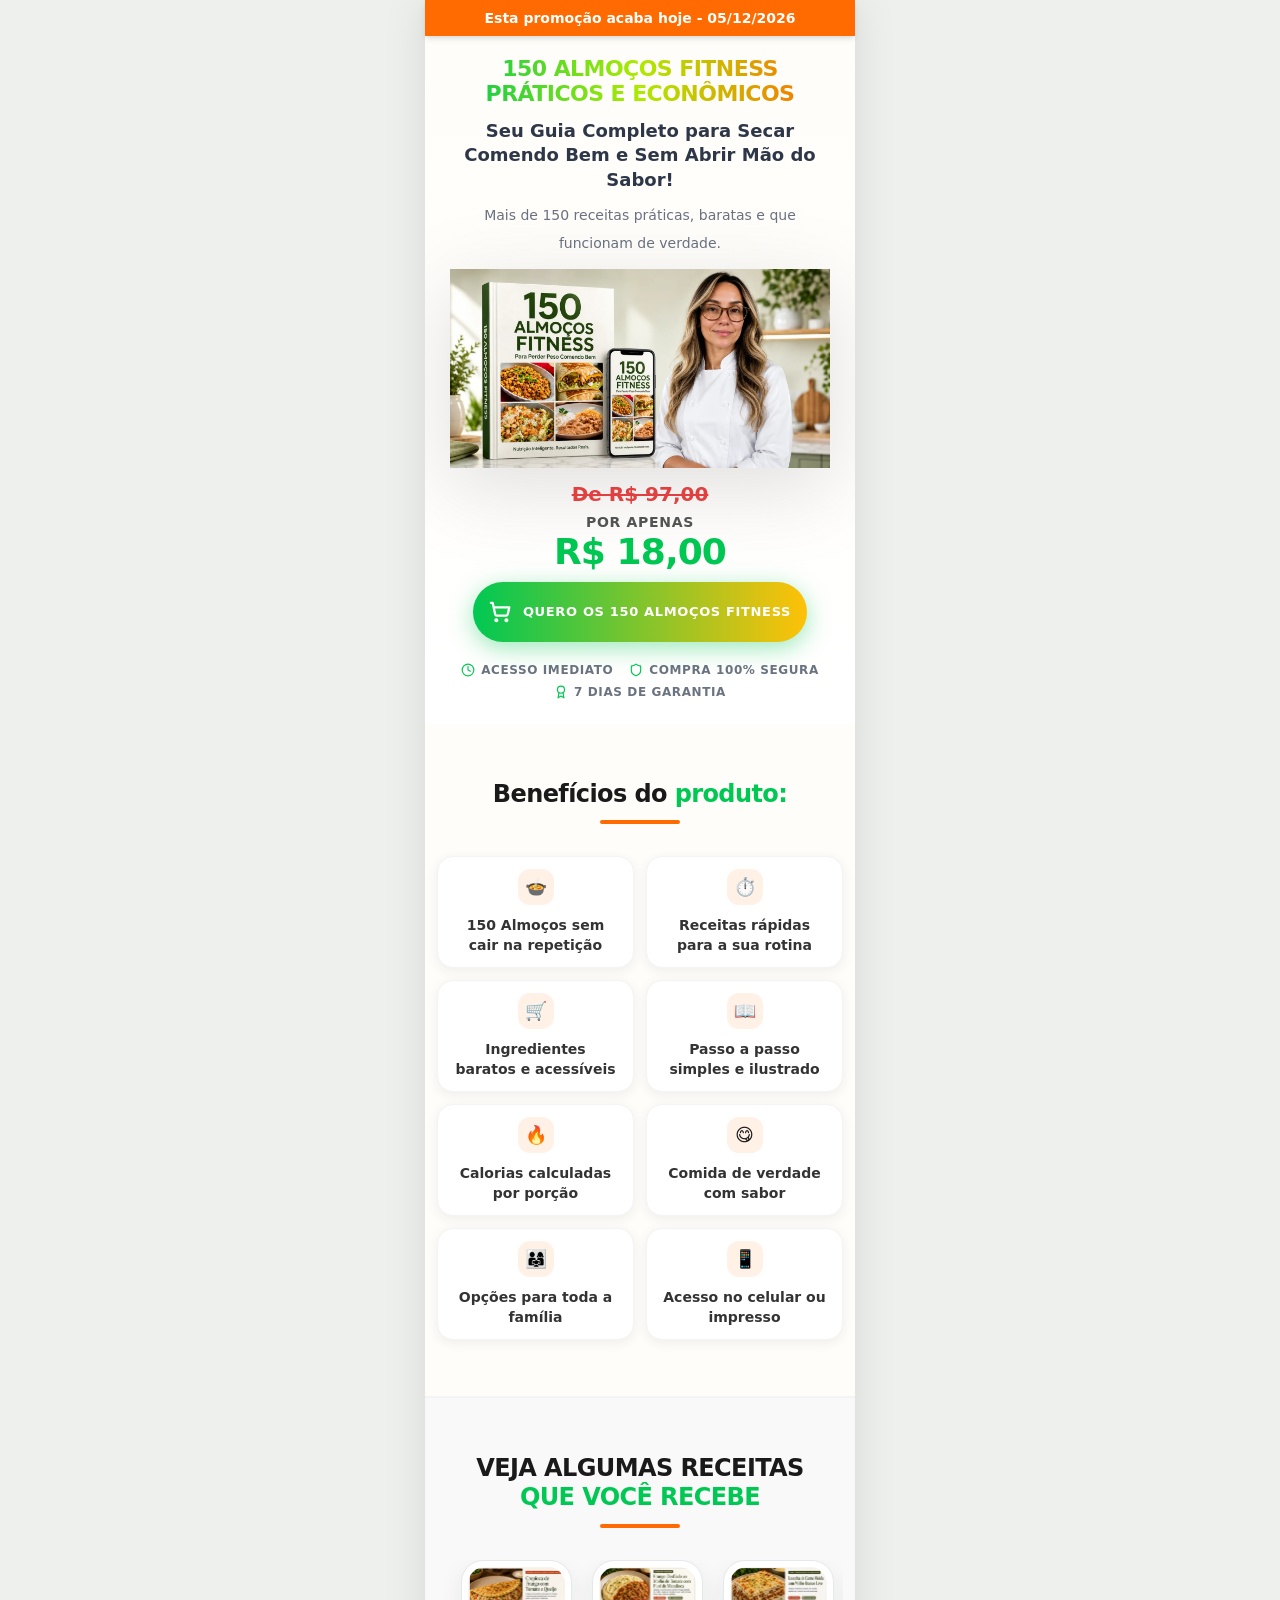
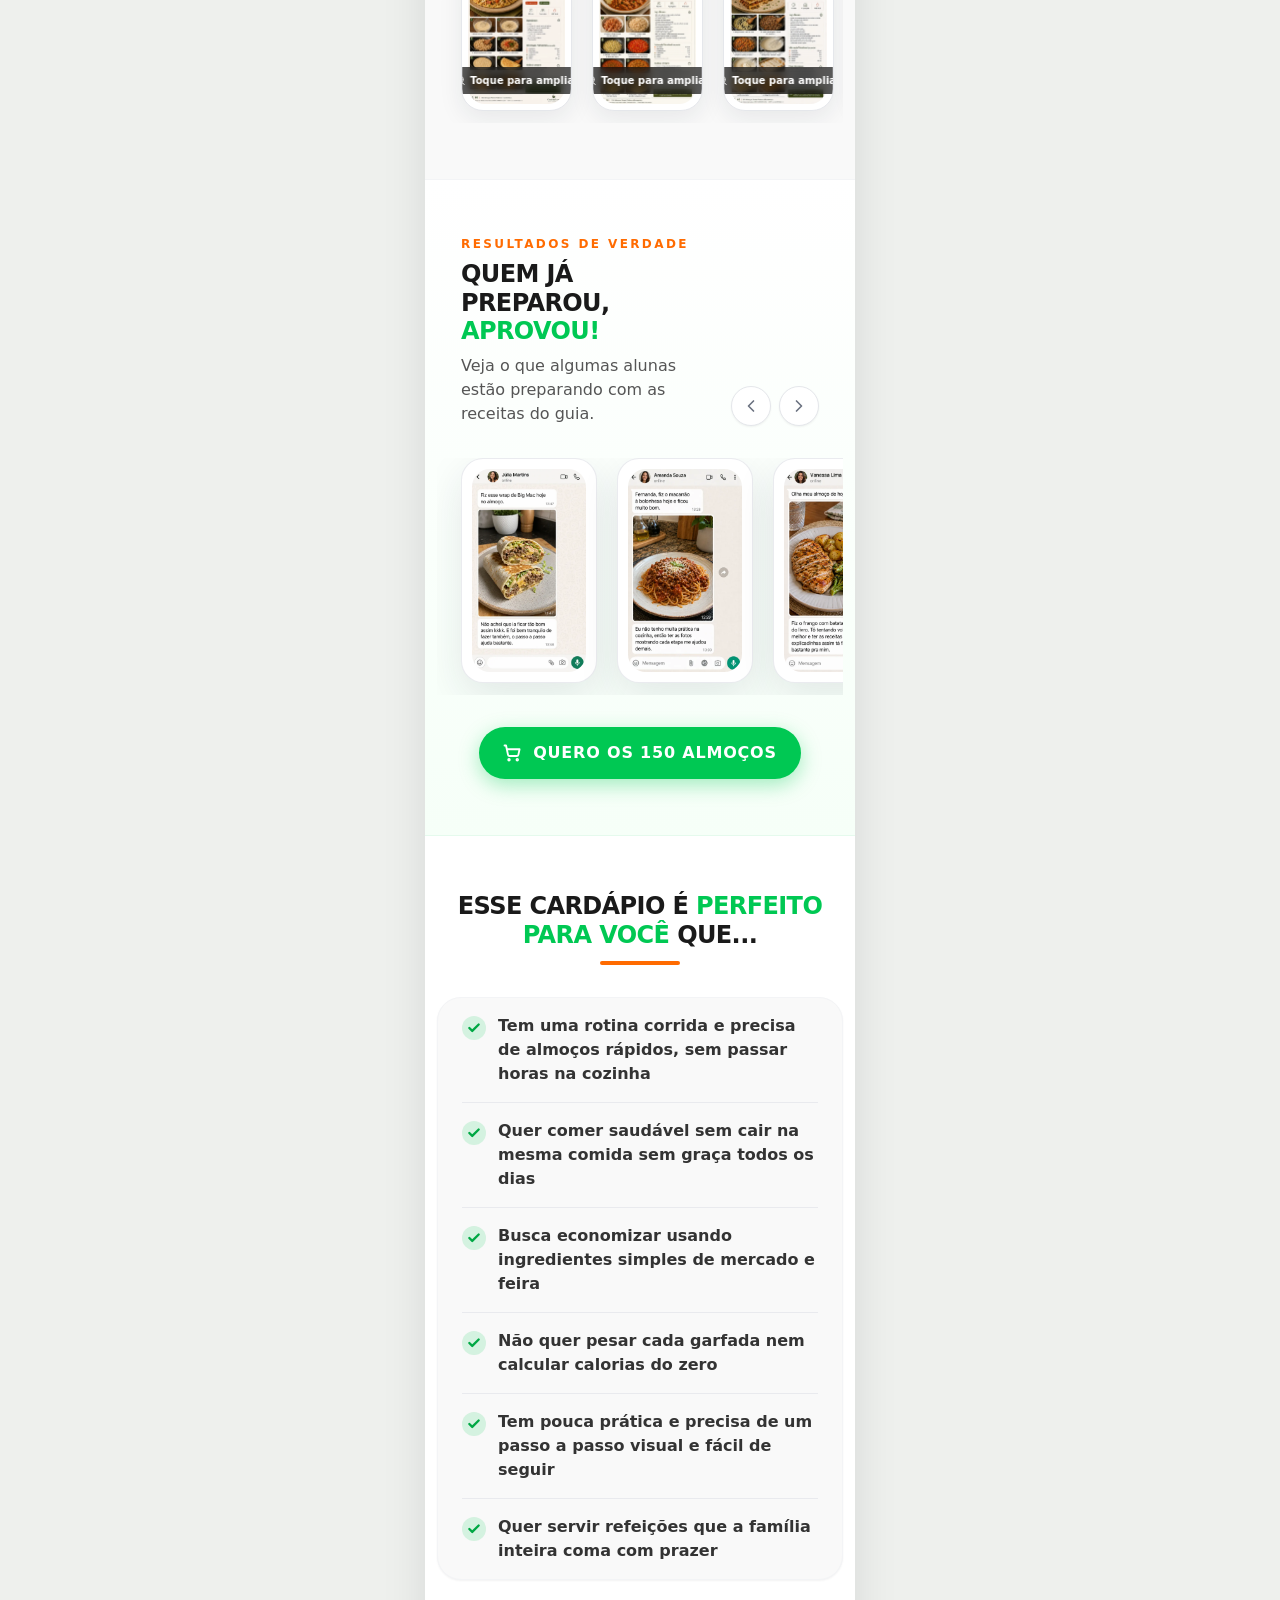
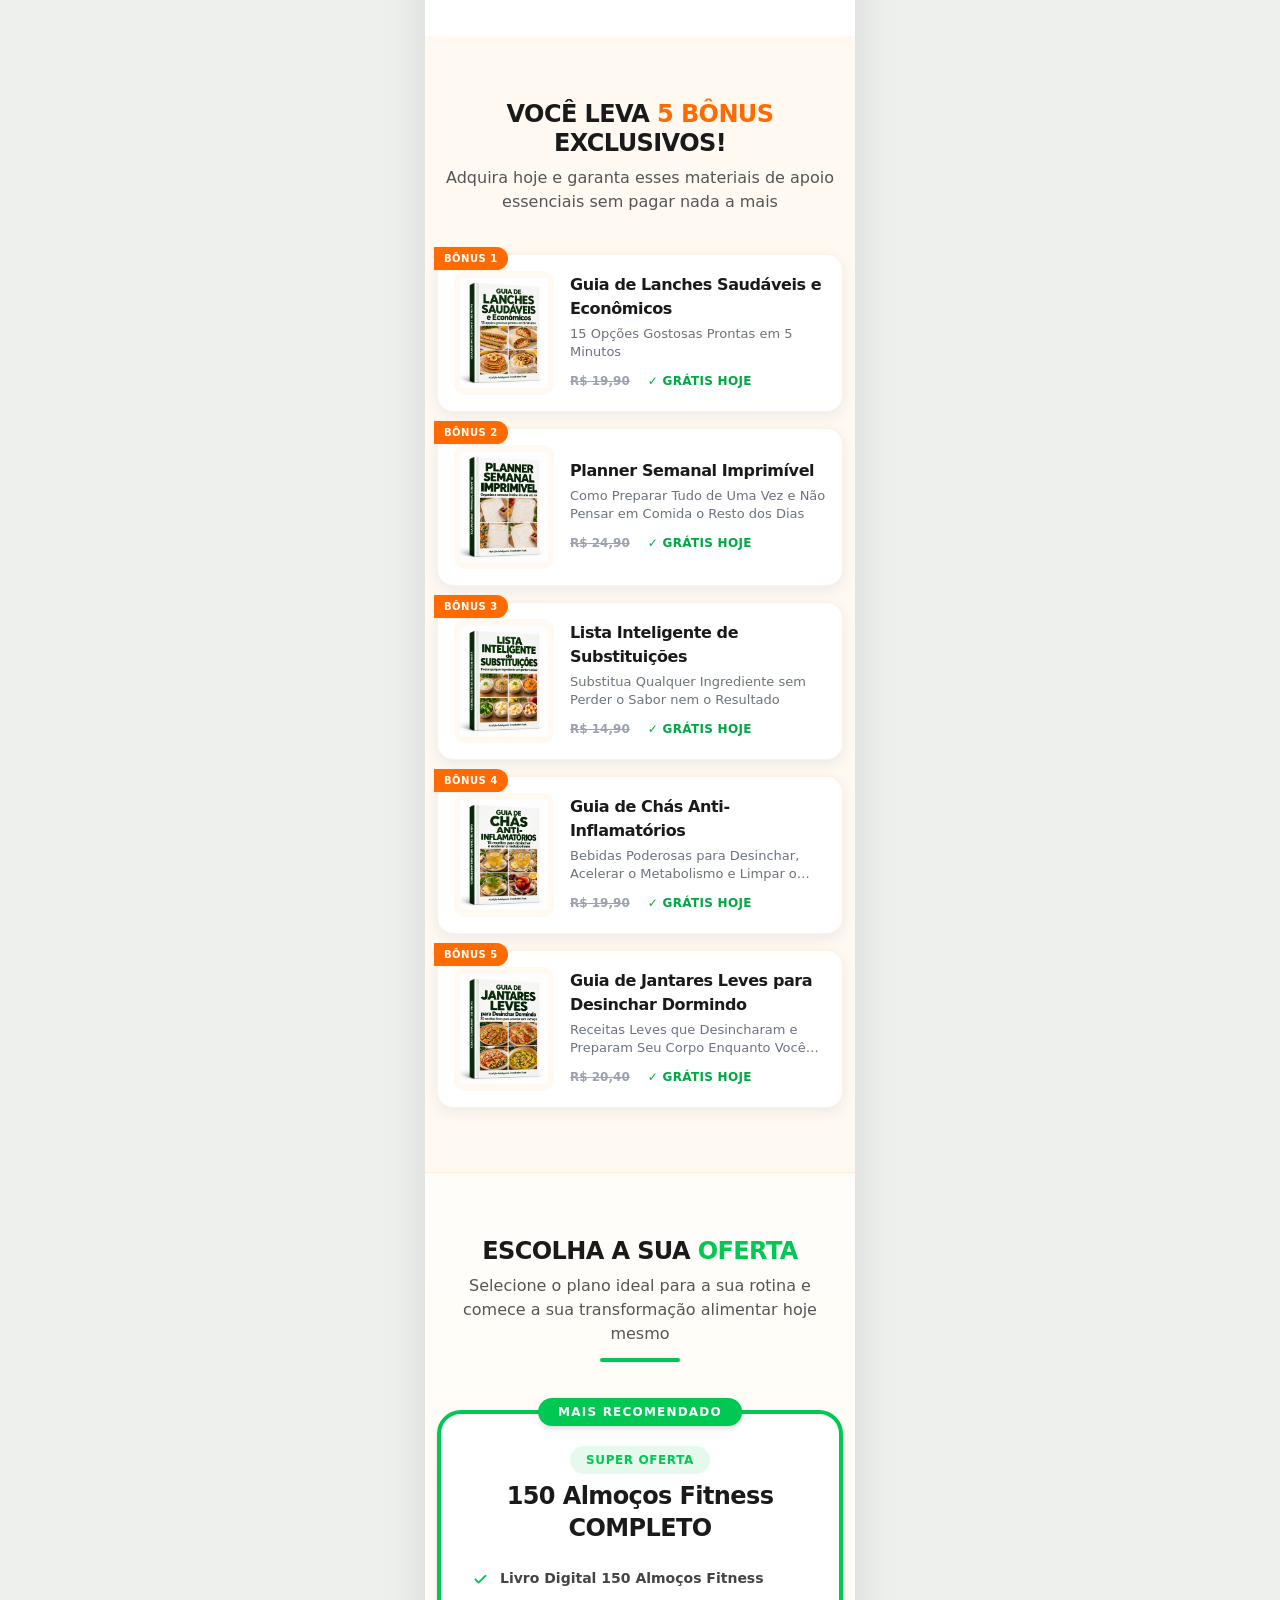
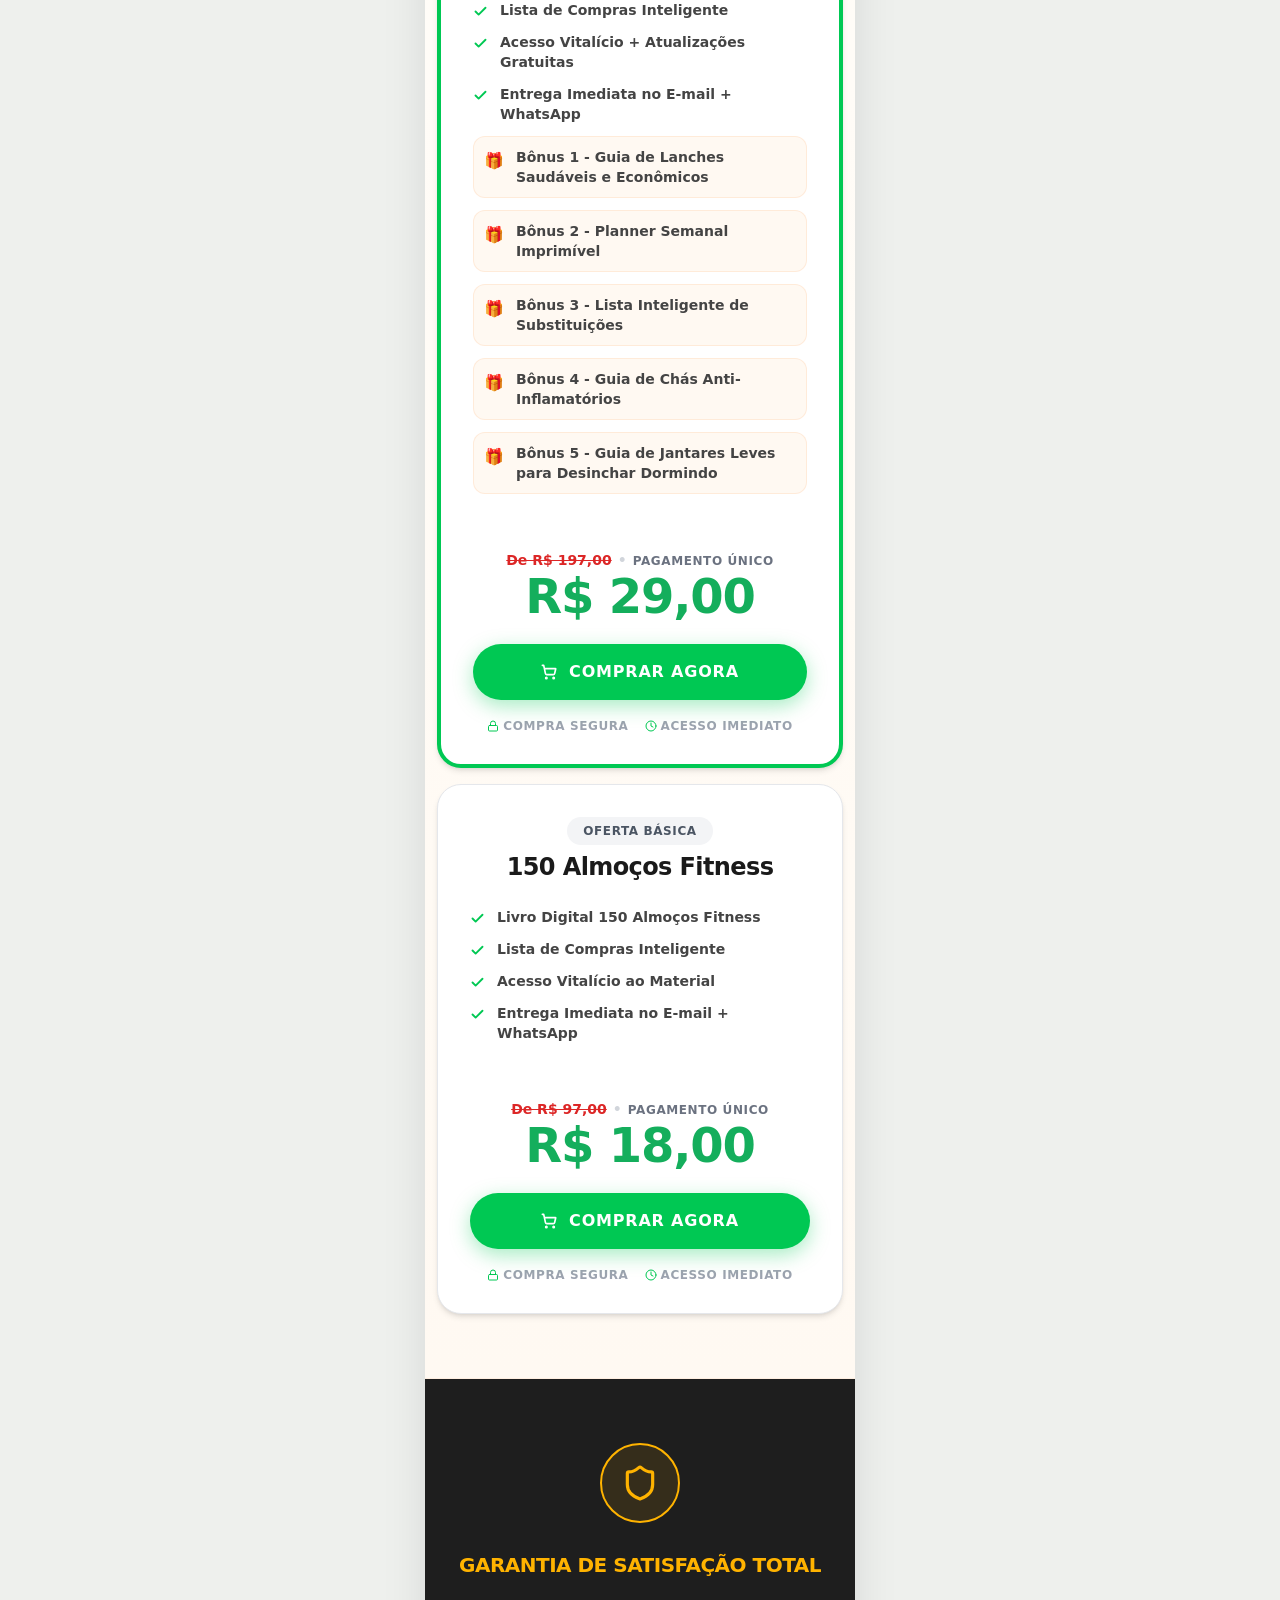
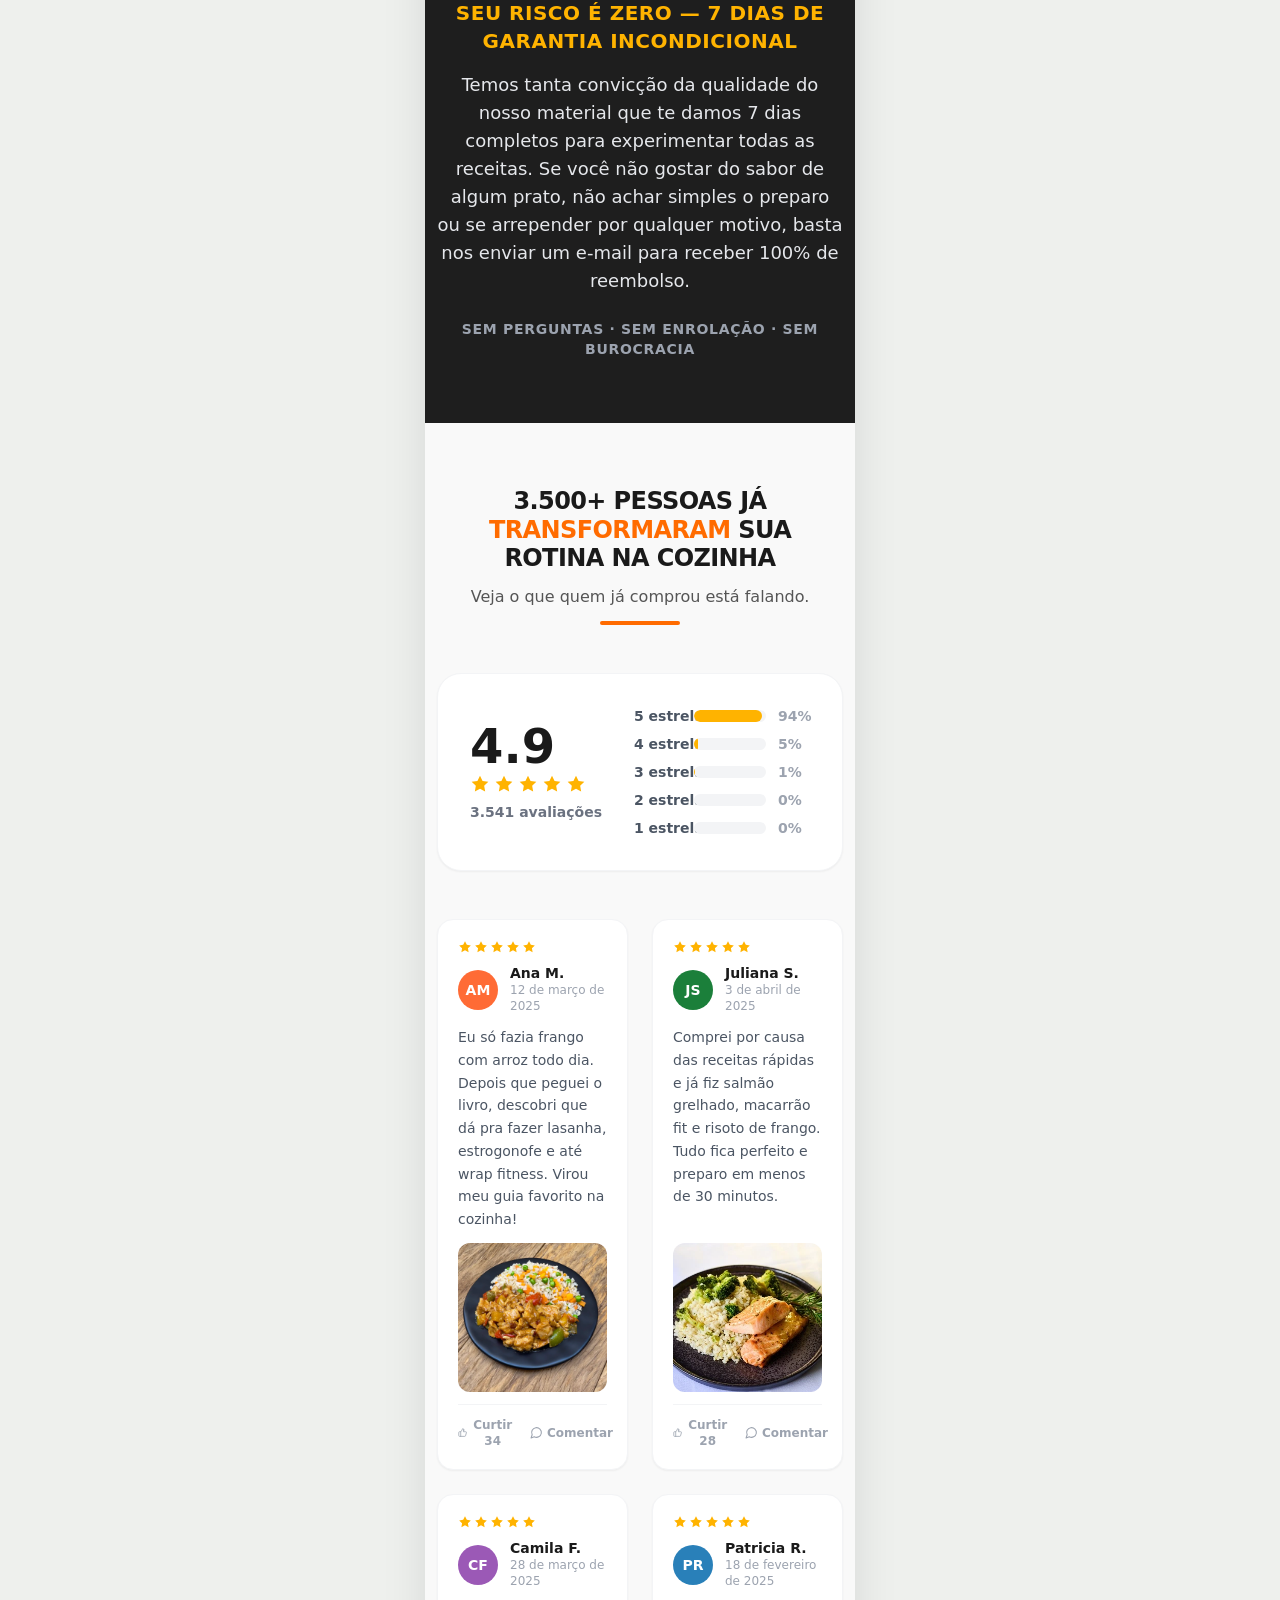
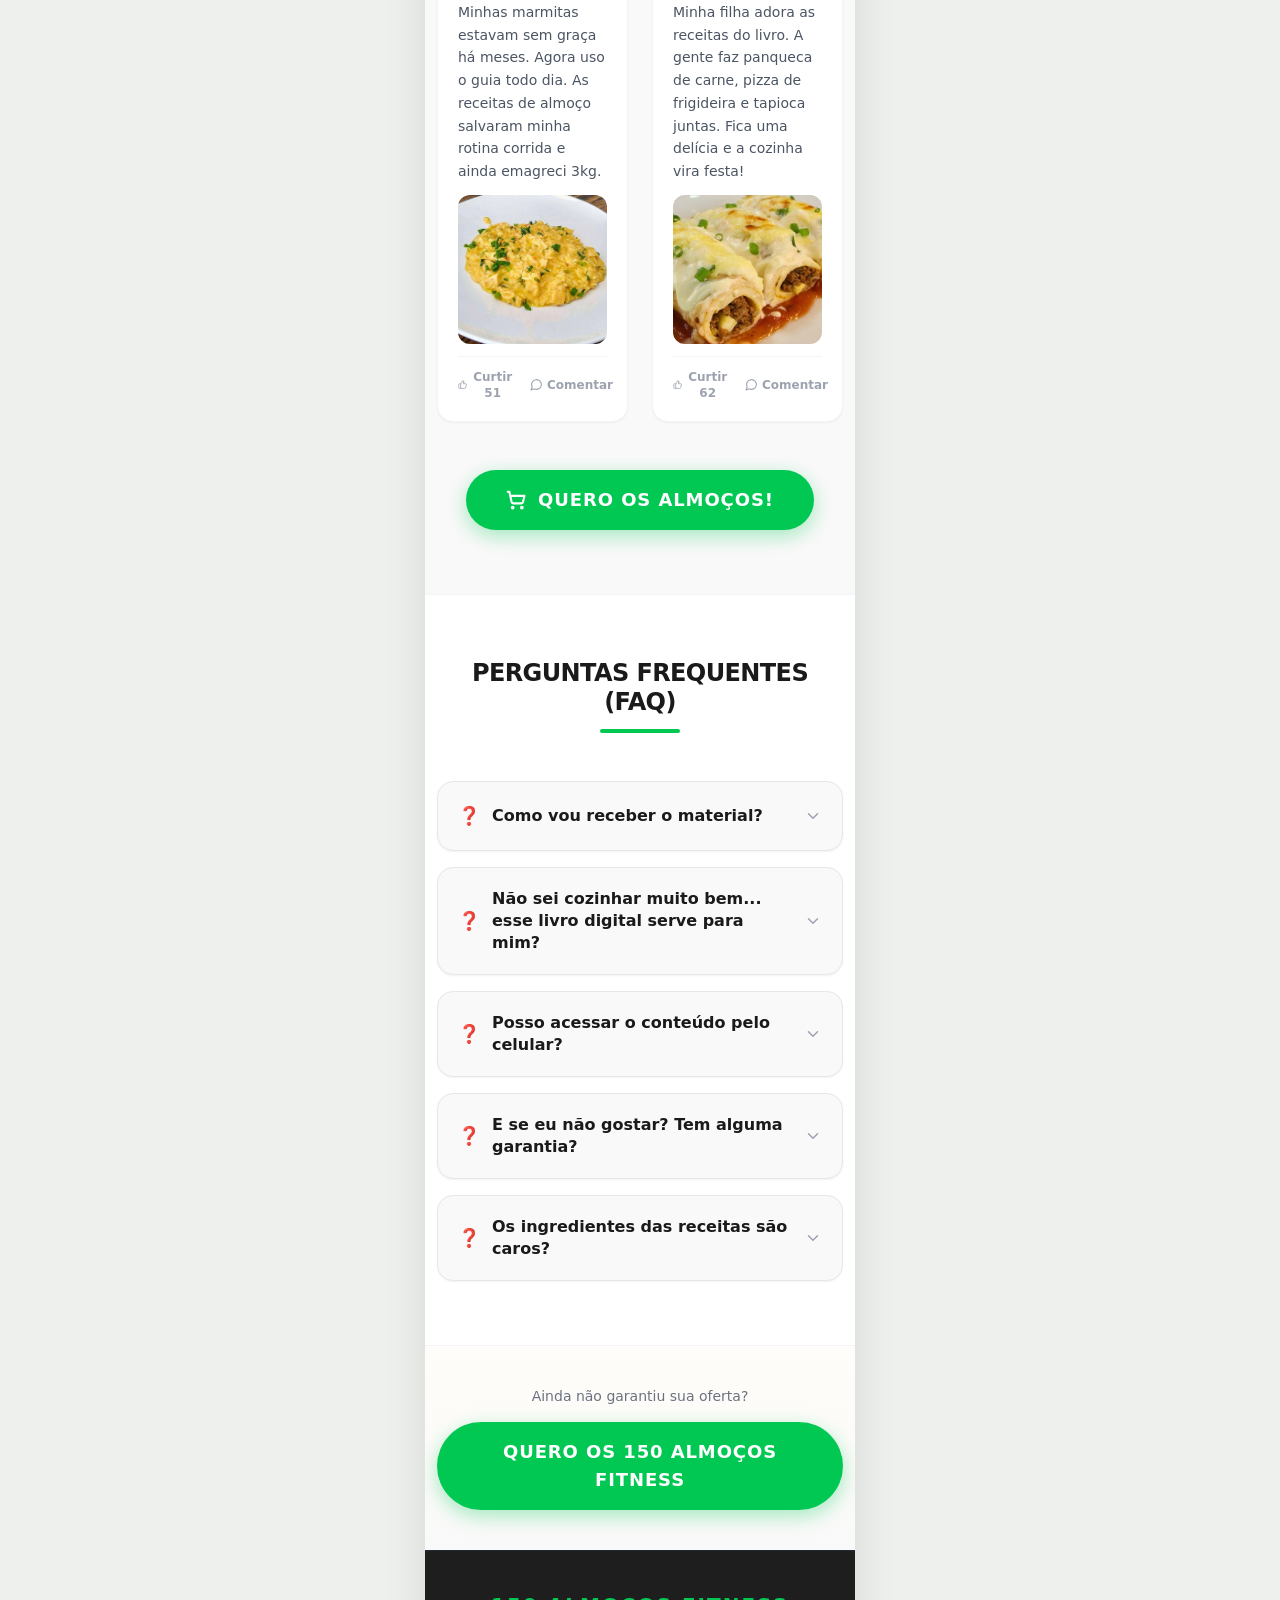
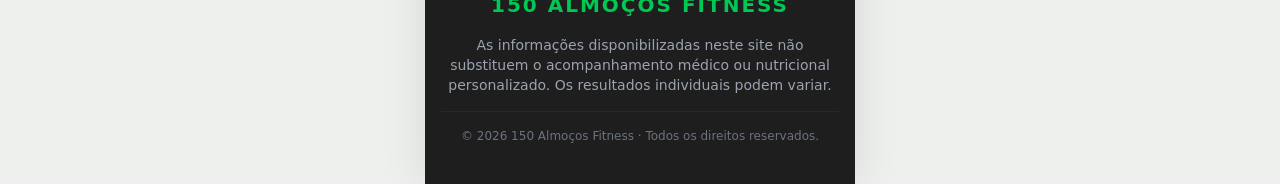
<file: index.html>
<!doctype html>
<html lang="pt-BR">

<head>
  <meta charset="UTF-8" />
  <link rel="icon" type="image/svg+xml" href="vite.svg" />
  <meta name="viewport" content="width=device-width, initial-scale=1.0" />
  <title>150 Almoços Fitness</title>
  <meta name="description" content="150 Almoços Fitness práticos, econômicos e saborosos para nunca mais ficar sem ideias na dieta." />

  <!-- Preview de compartilhamento (WhatsApp, Facebook, Telegram e X) -->
  <meta property="og:type" content="website" />
  <meta property="og:locale" content="pt_BR" />
  <meta property="og:url" content="https://almocosfitness.online/" />
  <meta property="og:site_name" content="150 Almoços Fitness" />
  <meta property="og:title" content="150 Almoços Fitness" />
  <meta property="og:description" content="Receitas práticas, econômicas e saborosas para comer bem sem enjoar da dieta." />
  <meta property="og:image" content="https://almocosfitness.online/preview-150-almocos-fitness.jpg" />
  <meta property="og:image:secure_url" content="https://almocosfitness.online/preview-150-almocos-fitness.jpg" />
  <meta property="og:image:type" content="image/jpeg" />
  <meta property="og:image:width" content="1200" />
  <meta property="og:image:height" content="628" />
  <meta property="og:image:alt" content="Coleção 150 Almoços Fitness, com receitas práticas, econômicas e saborosas" />
  <meta name="twitter:card" content="summary_large_image" />
  <meta name="twitter:title" content="150 Almoços Fitness" />
  <meta name="twitter:description" content="Receitas práticas, econômicas e saborosas para comer bem sem enjoar da dieta." />
  <meta name="twitter:image" content="https://almocosfitness.online/preview-150-almocos-fitness.jpg" />
  <meta name="twitter:image:alt" content="Coleção 150 Almoços Fitness" />

  <!-- Tajokefy: cole no <head>, antes dos outros scripts -->
  <script>
  (function (w, d) {
    try {
      var K = "_tjk", RE = /^[A-Za-z0-9]{20}$/, id = null;
      try { id = w.localStorage.getItem(K); } catch (e) {}
      if (!RE.test(id || "")) {
        var m = d.cookie.match(/(?:^|; )_tjk=([A-Za-z0-9]{20})/);
        id = m ? m[1] : null;
      }
      // Nunca adota o src que veio na URL: um link compartilhado juntaria pessoas diferentes.
      if (!RE.test(id || "")) {
        var c = "ABCDEFGHIJKLMNOPQRSTUVWXYZabcdefghijklmnopqrstuvwxyz0123456789", a = new Uint8Array(20);
        w.crypto.getRandomValues(a);
        id = "";
        for (var i = 0; i < 20; i++) id += c[a[i] % 62];
      }
      try { w.localStorage.setItem(K, id); } catch (e) {}
      d.cookie = K + "=" + id + "; Max-Age=34560000; Path=/; SameSite=Lax" + (w.location.protocol === "https:" ? "; Secure" : "");
      var u = new URL(w.location.href);
      if (u.searchParams.get("src") !== id) {
        u.searchParams.set("src", id);
        w.history.replaceState(w.history.state, "", u.toString());
      }
      w.__tjk = { id: id };
    } catch (e) {}
  })(window, document);
  </script>
  <!-- Pixel da Meta deste domínio já no <head>: carrega junto com a página (sem esperar o painel),
       para quem sai rápido também ser contado. O s.js do Tajokefy usa este mesmo Pixel e o mesmo eventID. -->
  <link rel="preconnect" href="https://connect.facebook.net" />
  <link rel="preconnect" href="https://painel.tajokefy.online" />
  <script>
  (function (w, d) {
    try {
      var P = "1830821894739237";
      if (w.fbq) return;
      var n = (w.fbq = function () { n.callMethod ? n.callMethod.apply(n, arguments) : n.queue.push(arguments); });
      if (!w._fbq) w._fbq = n;
      n.push = n; n.loaded = true; n.version = "2.0"; n.queue = [];
      var t = d.createElement("script"); t.async = true; t.src = "https://connect.facebook.net/en_US/fbevents.js";
      var s0 = d.getElementsByTagName("script")[0]; s0.parentNode.insertBefore(t, s0);
      var tjk = (w.__tjk = w.__tjk || {});
      // external_id em texto: o Pixel faz o hash (o servidor manda o mesmo hash).
      w.fbq("init", P, tjk.id ? { external_id: tjk.id } : {});
      var eid = w.crypto && w.crypto.randomUUID ? w.crypto.randomUUID() : "pv-" + Date.now() + "-" + Math.random().toString(36).slice(2);
      w.fbq("track", "PageView", {}, { eventID: eid });
      tjk.pixel = P;
      tjk.pv = eid;
    } catch (e) {}
  })(window, document);
  </script>
  <script src="https://painel.tajokefy.online/s.js?v=2" async></script>

  <!-- Abre cedo as ligações aos domínios utilizados nesta página -->
  <link rel="dns-prefetch" href="https://www.clarity.ms" />
  <link rel="dns-prefetch" href="https://checkout.hotmart.com" />
  <link rel="dns-prefetch" href="https://pay.hotmart.com" />
  <!-- Microsoft Clarity -->
  <script type="text/javascript">
      (function(c,l,a,r,i,t,y){
          c[a]=c[a]||function(){(c[a].q=c[a].q||[]).push(arguments)};
          t=l.createElement(r);t.async=1;t.src="https://www.clarity.ms/tag/"+i;
          y=l.getElementsByTagName(r)[0];y.parentNode.insertBefore(t,y);
      })(window, document, "clarity", "script", "x4e2m6yo77");
  </script>
  <link rel="stylesheet" href="assets/index-DYnUfONv.css">
</head>

<body>
  <div id="root"><div class="mobile-first-offer min-h-screen bg-[#FDFDFD] text-[#1A1A1A] font-sans antialiased"><div class="fixed top-0 left-0 right-0 z-50 bg-[#FF6B00] text-white text-center py-2 px-4 text-xs sm:text-sm font-bold shadow-md flex items-center justify-center"><span>Esta promoção acaba hoje - <span data-hoje>04/11/2026</span></span></div><header class="bg-gradient-to-b from-[#FFFDF9] to-[#FFFFFF] pt-14 sm:pt-20 pb-6 sm:pb-10 px-4 sm:px-6"><div class="front-hero-content max-w-4xl mx-auto text-center w-full flex flex-col"><h1 class="front-hero-title text-[22px] sm:text-3xl md:text-4xl lg:text-5xl font-black leading-[1.15] sm:leading-tight tracking-tight uppercase mb-2 max-w-2xl mx-auto bg-gradient-to-r from-[#00C853] via-[#AEEA00] to-[#FF6B00] bg-clip-text text-transparent pb-1">150 Almoços Fitness Práticos e Econômicos</h1><h2 class="front-hero-subtitle text-lg sm:text-2xl md:text-3xl font-extrabold text-[#2D3748] max-w-3xl mx-auto leading-snug mb-2">Seu Guia Completo para Secar Comendo Bem e Sem Abrir Mão do Sabor!</h2><p class="front-hero-description text-gray-500 text-[14px] sm:text-lg md:text-xl font-medium max-w-2xl mx-auto leading-relaxed mb-3 sm:mb-5 px-2 sm:px-0">Mais de 150 receitas práticas, baratas e que funcionam de verdade.</p><div class="front-hero-mockup mb-3 sm:mb-6 relative flex justify-center max-w-[380px] sm:max-w-xl md:max-w-2xl lg:max-w-3xl mx-auto"><div class="absolute inset-0 bg-gradient-to-tr from-[#00C853]/10 to-[#FF6B00]/10 rounded-full filter blur-3xl opacity-50 -z-10 w-80 h-80 sm:w-[480px] sm:h-[480px] mx-auto my-auto"></div><img src="mockup_almocos_fit.webp" alt="150 Almoços Fitness Combo Completo" class="w-full h-auto object-contain transform hover:scale-102 transition duration-500 drop-shadow-[0_20px_40px_rgba(0,0,0,0.12)]" width="900" height="506" fetchpriority="high" decoding="async"></div><div class="mb-3 flex flex-col items-center justify-center text-center"><span class="text-[#EF4444] text-base sm:text-xl font-extrabold line-through decoration-[#EF4444] decoration-2">De R$ 97,00</span><span class="text-[#555555] text-xs sm:text-sm font-bold uppercase tracking-wider mt-1">por apenas</span><span class="front-hero-price text-[#00C853] text-4xl sm:text-6xl md:text-7xl font-black tracking-tight mt-0.5">R$ 18,00</span></div><div class="mb-3 sm:mb-4"><button class="bg-[#00C853] hover:bg-[#00B248] text-white font-extrabold py-4 px-8 sm:px-10 rounded-full shadow-[0_6px_20px_rgba(0,200,83,0.35)] hover:shadow-[0_10px_25px_rgba(0,200,83,0.5)] transform transition duration-300 hover:scale-105 active:scale-95 inline-flex items-center justify-center gap-3 uppercase tracking-wider text-sm sm:text-base md:text-lg animate-pulse-cta  !whitespace-nowrap !py-4 !px-4 !text-[13px] animate-pulse-cta !bg-gradient-to-r !from-[#00C853] !to-[#FFC107] hover:!from-[#00B248] hover:!to-[#FFB300] !border-0 shadow-[0_6px_25px_rgba(0,200,83,0.4)] hover:shadow-[0_10px_30px_rgba(0,200,83,0.6)]"><svg xmlns="http://www.w3.org/2000/svg" width="20" height="20" viewBox="0 0 24 24" fill="none" stroke="currentColor" stroke-width="2.5" stroke-linecap="round" stroke-linejoin="round" class="lucide lucide-shopping-cart sm:w-[22px] sm:h-[22px]"><circle cx="8" cy="21" r="1"></circle><circle cx="19" cy="21" r="1"></circle><path d="M2.05 2.05h2l2.66 12.42a2 2 0 0 0 2 1.58h9.78a2 2 0 0 0 1.95-1.57l1.65-7.43H5.12"></path></svg>QUERO OS 150 ALMOÇOS FITNESS</button></div><div class="flex flex-wrap items-center justify-center gap-x-4 gap-y-1.5 mt-1 text-xs text-gray-500 font-bold uppercase tracking-wider"><div class="flex items-center gap-1.5"><svg xmlns="http://www.w3.org/2000/svg" width="14" height="14" viewBox="0 0 24 24" fill="none" stroke="currentColor" stroke-width="2" stroke-linecap="round" stroke-linejoin="round" class="lucide lucide-clock text-[#00C853]"><circle cx="12" cy="12" r="10"></circle><polyline points="12 6 12 12 16 14"></polyline></svg><span>Acesso Imediato</span></div><div class="flex items-center gap-1.5"><svg xmlns="http://www.w3.org/2000/svg" width="14" height="14" viewBox="0 0 24 24" fill="none" stroke="currentColor" stroke-width="2" stroke-linecap="round" stroke-linejoin="round" class="lucide lucide-shield text-[#00C853]"><path d="M20 13c0 5-3.5 7.5-7.66 8.95a1 1 0 0 1-.67-.01C7.5 20.5 4 18 4 13V6a1 1 0 0 1 1-1c2 0 4.5-1.2 6.24-2.72a1.17 1.17 0 0 1 1.52 0C14.51 3.81 17 5 19 5a1 1 0 0 1 1 1z"></path></svg><span>Compra 100% Segura</span></div><div class="flex items-center gap-1.5"><svg xmlns="http://www.w3.org/2000/svg" width="14" height="14" viewBox="0 0 24 24" fill="none" stroke="currentColor" stroke-width="2" stroke-linecap="round" stroke-linejoin="round" class="lucide lucide-award text-[#00C853]"><circle cx="12" cy="8" r="6"></circle><path d="M15.477 12.89 17 22l-5-3-5 3 1.523-9.11"></path></svg><span>7 Dias de Garantia</span></div></div></div></header><section class="border-b border-gray-100 bg-[#FFFDF9] px-3 py-9 sm:px-4 sm:py-14"><div class="mx-auto max-w-5xl"><div class="mb-6 text-center sm:mb-8"><h2 class="text-[28px] font-black leading-tight tracking-tight text-[#1A1A1A] sm:text-3xl md:text-4xl">Benefícios do <span class="text-[#00C853]">produto:</span></h2><div class="mx-auto mt-3 h-1 w-20 rounded-full bg-[#FF6B00]"></div></div><div class="front-benefits-grid grid grid-cols-2 gap-3 sm:gap-4 md:grid-cols-4"><div class="flex h-[118px] flex-col items-center justify-center gap-2.5 rounded-2xl border border-gray-100 bg-white px-3 py-3 text-center shadow-[0_3px_12px_rgba(31,41,55,0.07)] transition duration-300 hover:-translate-y-0.5 hover:border-[#00C853]/30 hover:shadow-md sm:h-[112px] sm:px-4"><span class="flex h-9 w-9 flex-shrink-0 items-center justify-center rounded-xl bg-[#FFF1E6] text-lg">🍲</span><p class="text-[11.5px] font-extrabold leading-[1.25] text-[#333333] sm:text-sm">150 Almoços sem cair na repetição</p></div><div class="flex h-[118px] flex-col items-center justify-center gap-2.5 rounded-2xl border border-gray-100 bg-white px-3 py-3 text-center shadow-[0_3px_12px_rgba(31,41,55,0.07)] transition duration-300 hover:-translate-y-0.5 hover:border-[#00C853]/30 hover:shadow-md sm:h-[112px] sm:px-4"><span class="flex h-9 w-9 flex-shrink-0 items-center justify-center rounded-xl bg-[#FFF1E6] text-lg">⏱️</span><p class="text-[11.5px] font-extrabold leading-[1.25] text-[#333333] sm:text-sm">Receitas rápidas para a sua rotina</p></div><div class="flex h-[118px] flex-col items-center justify-center gap-2.5 rounded-2xl border border-gray-100 bg-white px-3 py-3 text-center shadow-[0_3px_12px_rgba(31,41,55,0.07)] transition duration-300 hover:-translate-y-0.5 hover:border-[#00C853]/30 hover:shadow-md sm:h-[112px] sm:px-4"><span class="flex h-9 w-9 flex-shrink-0 items-center justify-center rounded-xl bg-[#FFF1E6] text-lg">🛒</span><p class="text-[11.5px] font-extrabold leading-[1.25] text-[#333333] sm:text-sm">Ingredientes baratos e acessíveis</p></div><div class="flex h-[118px] flex-col items-center justify-center gap-2.5 rounded-2xl border border-gray-100 bg-white px-3 py-3 text-center shadow-[0_3px_12px_rgba(31,41,55,0.07)] transition duration-300 hover:-translate-y-0.5 hover:border-[#00C853]/30 hover:shadow-md sm:h-[112px] sm:px-4"><span class="flex h-9 w-9 flex-shrink-0 items-center justify-center rounded-xl bg-[#FFF1E6] text-lg">📖</span><p class="text-[11.5px] font-extrabold leading-[1.25] text-[#333333] sm:text-sm">Passo a passo simples e ilustrado</p></div><div class="flex h-[118px] flex-col items-center justify-center gap-2.5 rounded-2xl border border-gray-100 bg-white px-3 py-3 text-center shadow-[0_3px_12px_rgba(31,41,55,0.07)] transition duration-300 hover:-translate-y-0.5 hover:border-[#00C853]/30 hover:shadow-md sm:h-[112px] sm:px-4"><span class="flex h-9 w-9 flex-shrink-0 items-center justify-center rounded-xl bg-[#FFF1E6] text-lg">🔥</span><p class="text-[11.5px] font-extrabold leading-[1.25] text-[#333333] sm:text-sm">Calorias calculadas por porção</p></div><div class="flex h-[118px] flex-col items-center justify-center gap-2.5 rounded-2xl border border-gray-100 bg-white px-3 py-3 text-center shadow-[0_3px_12px_rgba(31,41,55,0.07)] transition duration-300 hover:-translate-y-0.5 hover:border-[#00C853]/30 hover:shadow-md sm:h-[112px] sm:px-4"><span class="flex h-9 w-9 flex-shrink-0 items-center justify-center rounded-xl bg-[#FFF1E6] text-lg">😋</span><p class="text-[11.5px] font-extrabold leading-[1.25] text-[#333333] sm:text-sm">Comida de verdade com sabor</p></div><div class="flex h-[118px] flex-col items-center justify-center gap-2.5 rounded-2xl border border-gray-100 bg-white px-3 py-3 text-center shadow-[0_3px_12px_rgba(31,41,55,0.07)] transition duration-300 hover:-translate-y-0.5 hover:border-[#00C853]/30 hover:shadow-md sm:h-[112px] sm:px-4"><span class="flex h-9 w-9 flex-shrink-0 items-center justify-center rounded-xl bg-[#FFF1E6] text-lg">👨‍👩‍👧</span><p class="text-[11.5px] font-extrabold leading-[1.25] text-[#333333] sm:text-sm">Opções para toda a família</p></div><div class="flex h-[118px] flex-col items-center justify-center gap-2.5 rounded-2xl border border-gray-100 bg-white px-3 py-3 text-center shadow-[0_3px_12px_rgba(31,41,55,0.07)] transition duration-300 hover:-translate-y-0.5 hover:border-[#00C853]/30 hover:shadow-md sm:h-[112px] sm:px-4"><span class="flex h-9 w-9 flex-shrink-0 items-center justify-center rounded-xl bg-[#FFF1E6] text-lg">📱</span><p class="text-[11.5px] font-extrabold leading-[1.25] text-[#333333] sm:text-sm">Acesso no celular ou impresso</p></div></div></div></section><section aria-labelledby="inside-books-title" class="overflow-hidden border-y border-gray-100 bg-[#F9F9F9] py-9 sm:py-14"><div class="mx-auto max-w-5xl px-3 sm:px-6"><div class="mb-6 text-center sm:mb-8"><h2 id="inside-books-title" class="text-[24px] font-black uppercase leading-[1.05] tracking-tight text-[#1A1A1A] sm:text-3xl sm:leading-tight md:text-4xl"><span class="block">Veja algumas receitas</span><span class="block text-[#00C853]">que você recebe</span></h2><div class="mx-auto mt-3 h-1 w-20 rounded-full bg-[#FF6B00]"></div></div><div class="front-testimonials-scroll -mx-3 flex snap-x snap-mandatory gap-3 overflow-x-auto px-3 pb-3 sm:-mx-6 sm:gap-5 sm:px-6" aria-label="Páginas internas dos livros"><button type="button" aria-label="Ampliar página interna do livro com receita de crepioca de frango, tomate e queijo" class="group relative w-[88vw] max-w-[390px] shrink-0 snap-start overflow-hidden rounded-[22px] border border-gray-200 bg-white p-1.5 shadow-[0_8px_24px_rgba(31,41,55,0.08)] [scroll-snap-stop:always] sm:w-[46%] sm:snap-center lg:w-[31%]"><img src="crepioca_frango_tomate_pagina_ebook_mini.webp" alt="Página interna do livro com receita de crepioca de frango, tomate e queijo" class="h-auto w-full rounded-[17px]" loading="lazy" decoding="async"><span class="absolute bottom-4 left-1/2 flex -translate-x-1/2 items-center gap-1 whitespace-nowrap rounded-full bg-black/65 px-3 py-1.5 text-[10px] font-bold text-white backdrop-blur-sm"><svg xmlns="http://www.w3.org/2000/svg" width="12" height="12" viewBox="0 0 24 24" fill="none" stroke="currentColor" stroke-width="2" stroke-linecap="round" stroke-linejoin="round" class="lucide lucide-zoom-in "><circle cx="11" cy="11" r="8"></circle><line x1="21" x2="16.65" y1="21" y2="16.65"></line><line x1="11" x2="11" y1="8" y2="14"></line><line x1="8" x2="14" y1="11" y2="11"></line></svg> Toque para ampliar</span></button><button type="button" aria-label="Ampliar página interna do livro com receita de frango desfiado ao molho de tomate" class="group relative w-[88vw] max-w-[390px] shrink-0 snap-start overflow-hidden rounded-[22px] border border-gray-200 bg-white p-1.5 shadow-[0_8px_24px_rgba(31,41,55,0.08)] [scroll-snap-stop:always] sm:w-[46%] sm:snap-center lg:w-[31%]"><img src="frango_desfiado_molho_de_tomate_pagina_ebook_mini.webp" alt="Página interna do livro com receita de frango desfiado ao molho de tomate" class="h-auto w-full rounded-[17px]" loading="lazy" decoding="async"><span class="absolute bottom-4 left-1/2 flex -translate-x-1/2 items-center gap-1 whitespace-nowrap rounded-full bg-black/65 px-3 py-1.5 text-[10px] font-bold text-white backdrop-blur-sm"><svg xmlns="http://www.w3.org/2000/svg" width="12" height="12" viewBox="0 0 24 24" fill="none" stroke="currentColor" stroke-width="2" stroke-linecap="round" stroke-linejoin="round" class="lucide lucide-zoom-in "><circle cx="11" cy="11" r="8"></circle><line x1="21" x2="16.65" y1="21" y2="16.65"></line><line x1="11" x2="11" y1="8" y2="14"></line><line x1="8" x2="14" y1="11" y2="11"></line></svg> Toque para ampliar</span></button><button type="button" aria-label="Ampliar página interna do livro com receita de lasanha de carne moída" class="group relative w-[88vw] max-w-[390px] shrink-0 snap-start overflow-hidden rounded-[22px] border border-gray-200 bg-white p-1.5 shadow-[0_8px_24px_rgba(31,41,55,0.08)] [scroll-snap-stop:always] sm:w-[46%] sm:snap-center lg:w-[31%]"><img src="lasanha_carne_moida_pagina_ebook_mini.webp" alt="Página interna do livro com receita de lasanha de carne moída" class="h-auto w-full rounded-[17px]" loading="lazy" decoding="async"><span class="absolute bottom-4 left-1/2 flex -translate-x-1/2 items-center gap-1 whitespace-nowrap rounded-full bg-black/65 px-3 py-1.5 text-[10px] font-bold text-white backdrop-blur-sm"><svg xmlns="http://www.w3.org/2000/svg" width="12" height="12" viewBox="0 0 24 24" fill="none" stroke="currentColor" stroke-width="2" stroke-linecap="round" stroke-linejoin="round" class="lucide lucide-zoom-in "><circle cx="11" cy="11" r="8"></circle><line x1="21" x2="16.65" y1="21" y2="16.65"></line><line x1="11" x2="11" y1="8" y2="14"></line><line x1="8" x2="14" y1="11" y2="11"></line></svg> Toque para ampliar</span></button><button type="button" aria-label="Ampliar página interna do livro com receita de macarrão talharim" class="group relative w-[88vw] max-w-[390px] shrink-0 snap-start overflow-hidden rounded-[22px] border border-gray-200 bg-white p-1.5 shadow-[0_8px_24px_rgba(31,41,55,0.08)] [scroll-snap-stop:always] sm:w-[46%] sm:snap-center lg:w-[31%]"><img src="macarrao_talharim_pagina_ebook_mini.webp" alt="Página interna do livro com receita de macarrão talharim" class="h-auto w-full rounded-[17px]" loading="lazy" decoding="async"><span class="absolute bottom-4 left-1/2 flex -translate-x-1/2 items-center gap-1 whitespace-nowrap rounded-full bg-black/65 px-3 py-1.5 text-[10px] font-bold text-white backdrop-blur-sm"><svg xmlns="http://www.w3.org/2000/svg" width="12" height="12" viewBox="0 0 24 24" fill="none" stroke="currentColor" stroke-width="2" stroke-linecap="round" stroke-linejoin="round" class="lucide lucide-zoom-in "><circle cx="11" cy="11" r="8"></circle><line x1="21" x2="16.65" y1="21" y2="16.65"></line><line x1="11" x2="11" y1="8" y2="14"></line><line x1="8" x2="14" y1="11" y2="11"></line></svg> Toque para ampliar</span></button><button type="button" aria-label="Ampliar página interna do livro com receita de panqueca de carne moída" class="group relative w-[88vw] max-w-[390px] shrink-0 snap-start overflow-hidden rounded-[22px] border border-gray-200 bg-white p-1.5 shadow-[0_8px_24px_rgba(31,41,55,0.08)] [scroll-snap-stop:always] sm:w-[46%] sm:snap-center lg:w-[31%]"><img src="panqueca_carne_moida_pagina_ebook_mini.webp" alt="Página interna do livro com receita de panqueca de carne moída" class="h-auto w-full rounded-[17px]" loading="lazy" decoding="async"><span class="absolute bottom-4 left-1/2 flex -translate-x-1/2 items-center gap-1 whitespace-nowrap rounded-full bg-black/65 px-3 py-1.5 text-[10px] font-bold text-white backdrop-blur-sm"><svg xmlns="http://www.w3.org/2000/svg" width="12" height="12" viewBox="0 0 24 24" fill="none" stroke="currentColor" stroke-width="2" stroke-linecap="round" stroke-linejoin="round" class="lucide lucide-zoom-in "><circle cx="11" cy="11" r="8"></circle><line x1="21" x2="16.65" y1="21" y2="16.65"></line><line x1="11" x2="11" y1="8" y2="14"></line><line x1="8" x2="14" y1="11" y2="11"></line></svg> Toque para ampliar</span></button><button type="button" aria-label="Ampliar página interna do livro com receita de wrap estilo big mac" class="group relative w-[88vw] max-w-[390px] shrink-0 snap-start overflow-hidden rounded-[22px] border border-gray-200 bg-white p-1.5 shadow-[0_8px_24px_rgba(31,41,55,0.08)] [scroll-snap-stop:always] sm:w-[46%] sm:snap-center lg:w-[31%]"><img src="wrap_big_mac_pagina_ebook_mini.webp" alt="Página interna do livro com receita de wrap estilo Big Mac" class="h-auto w-full rounded-[17px]" loading="lazy" decoding="async"><span class="absolute bottom-4 left-1/2 flex -translate-x-1/2 items-center gap-1 whitespace-nowrap rounded-full bg-black/65 px-3 py-1.5 text-[10px] font-bold text-white backdrop-blur-sm"><svg xmlns="http://www.w3.org/2000/svg" width="12" height="12" viewBox="0 0 24 24" fill="none" stroke="currentColor" stroke-width="2" stroke-linecap="round" stroke-linejoin="round" class="lucide lucide-zoom-in "><circle cx="11" cy="11" r="8"></circle><line x1="21" x2="16.65" y1="21" y2="16.65"></line><line x1="11" x2="11" y1="8" y2="14"></line><line x1="8" x2="14" y1="11" y2="11"></line></svg> Toque para ampliar</span></button></div><div class="mt-3 flex items-center justify-center gap-1.5 text-[#00A844]/70 sm:hidden" aria-hidden="true"><span class="text-[11px] font-extrabold uppercase tracking-[0.14em]">Arraste para ver mais</span><svg xmlns="http://www.w3.org/2000/svg" width="15" height="15" viewBox="0 0 24 24" fill="none" stroke="currentColor" stroke-width="2.5" stroke-linecap="round" stroke-linejoin="round" class="lucide lucide-chevron-right "><path d="m9 18 6-6-6-6"></path></svg></div></div></section><section aria-labelledby="front-testimonials-title" class="overflow-hidden border-b border-[#00C853]/10 bg-gradient-to-b from-white to-[#F6FFF8] py-9 sm:py-14"><div class="mx-auto max-w-5xl px-3 sm:px-6"><div class="mb-6 flex items-end justify-between gap-5 sm:mb-8"><div class="mx-auto max-w-2xl text-center sm:mx-0 sm:text-left"><p class="mb-2 hidden text-xs font-black uppercase tracking-[0.2em] text-[#FF6B00] sm:block">Resultados de verdade</p><h2 id="front-testimonials-title" class="text-[29px] font-black leading-[1.05] tracking-[-0.035em] text-[#1A1A1A] sm:text-3xl sm:uppercase sm:leading-tight sm:tracking-tight md:text-4xl"><span class="sm:hidden">Quem já preparou, <span class="text-[#00C853]">aprovou!</span></span><span class="hidden sm:inline">Quem já preparou, <span class="text-[#00C853]">aprovou!</span></span></h2><p class="mt-2 hidden text-sm font-medium text-[#555555] sm:block sm:text-base">Veja o que algumas alunas estão preparando com as receitas do guia.</p></div><div class="hidden shrink-0 gap-2 sm:flex" aria-label="Controles do carrossel"><button type="button" aria-label="Ver depoimento anterior" class="flex h-10 w-10 items-center justify-center rounded-full border border-gray-200 bg-white text-gray-500 shadow-sm transition hover:border-[#00C853]/40 hover:text-[#00C853] focus-visible:outline-none focus-visible:ring-2 focus-visible:ring-[#00C853] focus-visible:ring-offset-2"><svg xmlns="http://www.w3.org/2000/svg" width="20" height="20" viewBox="0 0 24 24" fill="none" stroke="currentColor" stroke-width="2" stroke-linecap="round" stroke-linejoin="round" class="lucide lucide-chevron-left "><path d="m15 18-6-6 6-6"></path></svg></button><button type="button" aria-label="Ver próximo depoimento" class="flex h-10 w-10 items-center justify-center rounded-full border border-gray-200 bg-white text-gray-500 shadow-sm transition hover:border-[#00C853]/40 hover:text-[#00C853] focus-visible:outline-none focus-visible:ring-2 focus-visible:ring-[#00C853] focus-visible:ring-offset-2"><svg xmlns="http://www.w3.org/2000/svg" width="20" height="20" viewBox="0 0 24 24" fill="none" stroke="currentColor" stroke-width="2" stroke-linecap="round" stroke-linejoin="round" class="lucide lucide-chevron-right "><path d="m9 18 6-6-6-6"></path></svg></button></div></div><div class="front-testimonials-scroll -mx-3 flex snap-x snap-mandatory gap-3 overflow-x-auto px-3 pb-3 sm:-mx-6 sm:gap-5 sm:px-6" aria-label="Depoimentos de clientes"><figure data-testimonial-card="true" class="w-[90vw] max-w-[360px] shrink-0 snap-start [scroll-snap-stop:always] sm:w-[46%] sm:snap-center lg:w-[38%]"><div class="overflow-hidden rounded-[22px] bg-white p-1.5 shadow-[0_8px_24px_rgba(31,41,55,0.08)] transition duration-300 hover:-translate-y-1 hover:shadow-[0_18px_45px_rgba(0,200,83,0.14)] sm:border sm:border-gray-200/80 sm:p-2.5 sm:shadow-[0_14px_40px_rgba(31,41,55,0.10)]"><img src="depoimento_front_1.webp" alt="Depoimento 1 de cliente mostrando uma receita preparada com o guia" class="h-auto w-full rounded-[17px] sm:rounded-[18px]" loading="lazy" decoding="async"></div></figure><figure data-testimonial-card="true" class="w-[90vw] max-w-[360px] shrink-0 snap-start [scroll-snap-stop:always] sm:w-[46%] sm:snap-center lg:w-[38%]"><div class="overflow-hidden rounded-[22px] bg-white p-1.5 shadow-[0_8px_24px_rgba(31,41,55,0.08)] transition duration-300 hover:-translate-y-1 hover:shadow-[0_18px_45px_rgba(0,200,83,0.14)] sm:border sm:border-gray-200/80 sm:p-2.5 sm:shadow-[0_14px_40px_rgba(31,41,55,0.10)]"><img src="depoimento_front_2.webp" alt="Depoimento 2 de cliente mostrando uma receita preparada com o guia" class="h-auto w-full rounded-[17px] sm:rounded-[18px]" loading="lazy" decoding="async"></div></figure><figure data-testimonial-card="true" class="w-[90vw] max-w-[360px] shrink-0 snap-start [scroll-snap-stop:always] sm:w-[46%] sm:snap-center lg:w-[38%]"><div class="overflow-hidden rounded-[22px] bg-white p-1.5 shadow-[0_8px_24px_rgba(31,41,55,0.08)] transition duration-300 hover:-translate-y-1 hover:shadow-[0_18px_45px_rgba(0,200,83,0.14)] sm:border sm:border-gray-200/80 sm:p-2.5 sm:shadow-[0_14px_40px_rgba(31,41,55,0.10)]"><img src="depoimento_front_3.webp" alt="Depoimento 3 de cliente mostrando uma receita preparada com o guia" class="h-auto w-full rounded-[17px] sm:rounded-[18px]" loading="lazy" decoding="async"></div></figure><figure data-testimonial-card="true" class="w-[90vw] max-w-[360px] shrink-0 snap-start [scroll-snap-stop:always] sm:w-[46%] sm:snap-center lg:w-[38%]"><div class="overflow-hidden rounded-[22px] bg-white p-1.5 shadow-[0_8px_24px_rgba(31,41,55,0.08)] transition duration-300 hover:-translate-y-1 hover:shadow-[0_18px_45px_rgba(0,200,83,0.14)] sm:border sm:border-gray-200/80 sm:p-2.5 sm:shadow-[0_14px_40px_rgba(31,41,55,0.10)]"><img src="depoimento_front_4.webp" alt="Depoimento 4 de cliente mostrando uma receita preparada com o guia" class="h-auto w-full rounded-[17px] sm:rounded-[18px]" loading="lazy" decoding="async"></div></figure></div><div class="mt-3 flex items-center justify-center gap-1.5 text-[#00A844]/70 sm:hidden" aria-hidden="true"><span class="text-[11px] font-extrabold uppercase tracking-[0.14em]">Arraste para o lado</span><svg xmlns="http://www.w3.org/2000/svg" width="15" height="15" viewBox="0 0 24 24" fill="none" stroke="currentColor" stroke-width="2.5" stroke-linecap="round" stroke-linejoin="round" class="lucide lucide-chevron-right "><path d="m9 18 6-6-6-6"></path></svg></div><div class="mt-6 text-center sm:mt-8"><button class="bg-[#00C853] hover:bg-[#00B248] text-white font-extrabold py-4 px-8 sm:px-10 rounded-full shadow-[0_6px_20px_rgba(0,200,83,0.35)] hover:shadow-[0_10px_25px_rgba(0,200,83,0.5)] transform transition duration-300 hover:scale-105 active:scale-95 inline-flex items-center justify-center gap-3 uppercase tracking-wider text-sm sm:text-base md:text-lg animate-pulse-cta  !px-6 !py-3.5 !text-sm sm:!text-base"><svg xmlns="http://www.w3.org/2000/svg" width="18" height="18" viewBox="0 0 24 24" fill="none" stroke="currentColor" stroke-width="2.5" stroke-linecap="round" stroke-linejoin="round" class="lucide lucide-shopping-cart "><circle cx="8" cy="21" r="1"></circle><circle cx="19" cy="21" r="1"></circle><path d="M2.05 2.05h2l2.66 12.42a2 2 0 0 0 2 1.58h9.78a2 2 0 0 0 1.95-1.57l1.65-7.43H5.12"></path></svg>QUERO OS 150 ALMOÇOS</button></div></div></section><section class="bg-white px-3 py-10 sm:px-4 sm:py-14"><div class="mx-auto max-w-3xl"><div class="mb-6 text-center sm:mb-8"><h2 class="text-2xl font-black uppercase leading-tight tracking-tight text-[#1A1A1A] sm:text-3xl md:text-4xl">Esse cardápio é <span class="text-[#00C853]">perfeito para você</span> que...</h2><div class="mx-auto mt-3 h-1 w-20 rounded-full bg-[#FF6B00]"></div></div><div class="overflow-hidden rounded-3xl border border-gray-100 bg-[#F9F9F9] px-4 shadow-sm sm:px-6"><div class="flex items-start gap-3 py-4 border-b border-gray-200/80"><span class="mt-0.5 flex h-6 w-6 flex-shrink-0 items-center justify-center rounded-full bg-[#00C853]/15 text-[#00A844]"><svg xmlns="http://www.w3.org/2000/svg" width="14" height="14" viewBox="0 0 24 24" fill="none" stroke="currentColor" stroke-width="4" stroke-linecap="round" stroke-linejoin="round" class="lucide lucide-check "><path d="M20 6 9 17l-5-5"></path></svg></span><p class="text-sm font-bold leading-relaxed text-[#333333] sm:text-base">Tem uma rotina corrida e precisa de almoços rápidos, sem passar horas na cozinha</p></div><div class="flex items-start gap-3 py-4 border-b border-gray-200/80"><span class="mt-0.5 flex h-6 w-6 flex-shrink-0 items-center justify-center rounded-full bg-[#00C853]/15 text-[#00A844]"><svg xmlns="http://www.w3.org/2000/svg" width="14" height="14" viewBox="0 0 24 24" fill="none" stroke="currentColor" stroke-width="4" stroke-linecap="round" stroke-linejoin="round" class="lucide lucide-check "><path d="M20 6 9 17l-5-5"></path></svg></span><p class="text-sm font-bold leading-relaxed text-[#333333] sm:text-base">Quer comer saudável sem cair na mesma comida sem graça todos os dias</p></div><div class="flex items-start gap-3 py-4 border-b border-gray-200/80"><span class="mt-0.5 flex h-6 w-6 flex-shrink-0 items-center justify-center rounded-full bg-[#00C853]/15 text-[#00A844]"><svg xmlns="http://www.w3.org/2000/svg" width="14" height="14" viewBox="0 0 24 24" fill="none" stroke="currentColor" stroke-width="4" stroke-linecap="round" stroke-linejoin="round" class="lucide lucide-check "><path d="M20 6 9 17l-5-5"></path></svg></span><p class="text-sm font-bold leading-relaxed text-[#333333] sm:text-base">Busca economizar usando ingredientes simples de mercado e feira</p></div><div class="flex items-start gap-3 py-4 border-b border-gray-200/80"><span class="mt-0.5 flex h-6 w-6 flex-shrink-0 items-center justify-center rounded-full bg-[#00C853]/15 text-[#00A844]"><svg xmlns="http://www.w3.org/2000/svg" width="14" height="14" viewBox="0 0 24 24" fill="none" stroke="currentColor" stroke-width="4" stroke-linecap="round" stroke-linejoin="round" class="lucide lucide-check "><path d="M20 6 9 17l-5-5"></path></svg></span><p class="text-sm font-bold leading-relaxed text-[#333333] sm:text-base">Não quer pesar cada garfada nem calcular calorias do zero</p></div><div class="flex items-start gap-3 py-4 border-b border-gray-200/80"><span class="mt-0.5 flex h-6 w-6 flex-shrink-0 items-center justify-center rounded-full bg-[#00C853]/15 text-[#00A844]"><svg xmlns="http://www.w3.org/2000/svg" width="14" height="14" viewBox="0 0 24 24" fill="none" stroke="currentColor" stroke-width="4" stroke-linecap="round" stroke-linejoin="round" class="lucide lucide-check "><path d="M20 6 9 17l-5-5"></path></svg></span><p class="text-sm font-bold leading-relaxed text-[#333333] sm:text-base">Tem pouca prática e precisa de um passo a passo visual e fácil de seguir</p></div><div class="flex items-start gap-3 py-4 "><span class="mt-0.5 flex h-6 w-6 flex-shrink-0 items-center justify-center rounded-full bg-[#00C853]/15 text-[#00A844]"><svg xmlns="http://www.w3.org/2000/svg" width="14" height="14" viewBox="0 0 24 24" fill="none" stroke="currentColor" stroke-width="4" stroke-linecap="round" stroke-linejoin="round" class="lucide lucide-check "><path d="M20 6 9 17l-5-5"></path></svg></span><p class="text-sm font-bold leading-relaxed text-[#333333] sm:text-base">Quer servir refeições que a família inteira coma com prazer</p></div></div></div></section><section class="bg-[#FFF9F2] px-3 py-12 sm:px-4 sm:py-16"><div class="max-w-5xl mx-auto"><div class="mb-8 text-center sm:mb-10"><h2 class="text-2xl sm:text-3xl md:text-4xl font-extrabold text-[#1A1A1A] uppercase tracking-tight">VOCÊ LEVA <span class="text-[#FF6B00]">5 BÔNUS</span> EXCLUSIVOS!</h2><p class="mt-2 text-sm text-[#555555] sm:text-base">Adquira hoje e garanta esses materiais de apoio essenciais sem pagar nada a mais</p></div><div class="front-bonuses-grid grid grid-cols-1 items-stretch gap-4 sm:grid-cols-2 lg:gap-5"><div class="group relative flex cursor-pointer items-center gap-3 rounded-2xl border border-[#FF6B00]/10 bg-white p-3 text-left text-[#1A1A1A] shadow-[0_4px_14px_rgba(31,41,55,0.08)] transition-all duration-300 hover:-translate-y-0.5 hover:border-[#00C853]/35 hover:shadow-md sm:gap-4 sm:p-4"><div class="absolute -left-1 -top-2 z-10 rounded-r-full rounded-l-md bg-[#FF6B00] px-2.5 py-1 text-[9px] font-black uppercase tracking-wider text-white shadow-sm sm:text-[10px]">Bônus 1</div><div class="flex h-[108px] w-[86px] flex-shrink-0 items-center justify-center overflow-hidden rounded-xl bg-[#FFF9F2] p-1.5 sm:h-[124px] sm:w-[100px]"><img src="bonus_guia_lanches.webp" alt="Guia de Lanches Saudáveis e Econômicos" class="h-full w-full object-contain transition duration-300 group-hover:scale-105" loading="lazy" decoding="async"></div><div class="flex min-w-0 flex-1 flex-col items-start justify-center"><div><h4 class="text-[15px] font-black leading-tight tracking-tight text-[#1A1A1A] transition duration-200 group-hover:text-[#00A844] sm:text-base">Guia de Lanches Saudáveis e Econômicos</h4><p class="mt-1 line-clamp-2 text-[12px] font-medium leading-[1.35] text-gray-500 sm:text-[13px]">15 Opções Gostosas Prontas em 5 Minutos</p></div><div class="mt-2 flex flex-wrap items-center gap-2 text-[11px] font-extrabold sm:text-xs"><span class="text-gray-400 line-through">R$ 19,90</span><span class="rounded-full bg-[#00C853]/12 px-2.5 py-1 uppercase tracking-wide text-[#00A844]">✓ Grátis hoje</span></div></div></div><div class="group relative flex cursor-pointer items-center gap-3 rounded-2xl border border-[#FF6B00]/10 bg-white p-3 text-left text-[#1A1A1A] shadow-[0_4px_14px_rgba(31,41,55,0.08)] transition-all duration-300 hover:-translate-y-0.5 hover:border-[#00C853]/35 hover:shadow-md sm:gap-4 sm:p-4"><div class="absolute -left-1 -top-2 z-10 rounded-r-full rounded-l-md bg-[#FF6B00] px-2.5 py-1 text-[9px] font-black uppercase tracking-wider text-white shadow-sm sm:text-[10px]">Bônus 2</div><div class="flex h-[108px] w-[86px] flex-shrink-0 items-center justify-center overflow-hidden rounded-xl bg-[#FFF9F2] p-1.5 sm:h-[124px] sm:w-[100px]"><img src="bonus_planner_semanal.webp" alt="Planner Semanal Imprimível" class="h-full w-full object-contain transition duration-300 group-hover:scale-105" loading="lazy" decoding="async"></div><div class="flex min-w-0 flex-1 flex-col items-start justify-center"><div><h4 class="text-[15px] font-black leading-tight tracking-tight text-[#1A1A1A] transition duration-200 group-hover:text-[#00A844] sm:text-base">Planner Semanal Imprimível</h4><p class="mt-1 line-clamp-2 text-[12px] font-medium leading-[1.35] text-gray-500 sm:text-[13px]">Como Preparar Tudo de Uma Vez e Não Pensar em Comida o Resto dos Dias</p></div><div class="mt-2 flex flex-wrap items-center gap-2 text-[11px] font-extrabold sm:text-xs"><span class="text-gray-400 line-through">R$ 24,90</span><span class="rounded-full bg-[#00C853]/12 px-2.5 py-1 uppercase tracking-wide text-[#00A844]">✓ Grátis hoje</span></div></div></div><div class="group relative flex cursor-pointer items-center gap-3 rounded-2xl border border-[#FF6B00]/10 bg-white p-3 text-left text-[#1A1A1A] shadow-[0_4px_14px_rgba(31,41,55,0.08)] transition-all duration-300 hover:-translate-y-0.5 hover:border-[#00C853]/35 hover:shadow-md sm:gap-4 sm:p-4"><div class="absolute -left-1 -top-2 z-10 rounded-r-full rounded-l-md bg-[#FF6B00] px-2.5 py-1 text-[9px] font-black uppercase tracking-wider text-white shadow-sm sm:text-[10px]">Bônus 3</div><div class="flex h-[108px] w-[86px] flex-shrink-0 items-center justify-center overflow-hidden rounded-xl bg-[#FFF9F2] p-1.5 sm:h-[124px] sm:w-[100px]"><img src="bonus_lista_substituicoes.webp" alt="Lista Inteligente de Substituições" class="h-full w-full object-contain transition duration-300 group-hover:scale-105" loading="lazy" decoding="async"></div><div class="flex min-w-0 flex-1 flex-col items-start justify-center"><div><h4 class="text-[15px] font-black leading-tight tracking-tight text-[#1A1A1A] transition duration-200 group-hover:text-[#00A844] sm:text-base">Lista Inteligente de Substituições</h4><p class="mt-1 line-clamp-2 text-[12px] font-medium leading-[1.35] text-gray-500 sm:text-[13px]">Substitua Qualquer Ingrediente sem Perder o Sabor nem o Resultado</p></div><div class="mt-2 flex flex-wrap items-center gap-2 text-[11px] font-extrabold sm:text-xs"><span class="text-gray-400 line-through">R$ 14,90</span><span class="rounded-full bg-[#00C853]/12 px-2.5 py-1 uppercase tracking-wide text-[#00A844]">✓ Grátis hoje</span></div></div></div><div class="group relative flex cursor-pointer items-center gap-3 rounded-2xl border border-[#FF6B00]/10 bg-white p-3 text-left text-[#1A1A1A] shadow-[0_4px_14px_rgba(31,41,55,0.08)] transition-all duration-300 hover:-translate-y-0.5 hover:border-[#00C853]/35 hover:shadow-md sm:gap-4 sm:p-4"><div class="absolute -left-1 -top-2 z-10 rounded-r-full rounded-l-md bg-[#FF6B00] px-2.5 py-1 text-[9px] font-black uppercase tracking-wider text-white shadow-sm sm:text-[10px]">Bônus 4</div><div class="flex h-[108px] w-[86px] flex-shrink-0 items-center justify-center overflow-hidden rounded-xl bg-[#FFF9F2] p-1.5 sm:h-[124px] sm:w-[100px]"><img src="bonus_guia_chas.webp" alt="Guia de Chás Anti-Inflamatórios" class="h-full w-full object-contain transition duration-300 group-hover:scale-105" loading="lazy" decoding="async"></div><div class="flex min-w-0 flex-1 flex-col items-start justify-center"><div><h4 class="text-[15px] font-black leading-tight tracking-tight text-[#1A1A1A] transition duration-200 group-hover:text-[#00A844] sm:text-base">Guia de Chás Anti-Inflamatórios</h4><p class="mt-1 line-clamp-2 text-[12px] font-medium leading-[1.35] text-gray-500 sm:text-[13px]">Bebidas Poderosas para Desinchar, Acelerar o Metabolismo e Limpar o Organismo</p></div><div class="mt-2 flex flex-wrap items-center gap-2 text-[11px] font-extrabold sm:text-xs"><span class="text-gray-400 line-through">R$ 19,90</span><span class="rounded-full bg-[#00C853]/12 px-2.5 py-1 uppercase tracking-wide text-[#00A844]">✓ Grátis hoje</span></div></div></div><div class="group relative flex cursor-pointer items-center gap-3 rounded-2xl border border-[#FF6B00]/10 bg-white p-3 text-left text-[#1A1A1A] shadow-[0_4px_14px_rgba(31,41,55,0.08)] transition-all duration-300 hover:-translate-y-0.5 hover:border-[#00C853]/35 hover:shadow-md sm:gap-4 sm:p-4"><div class="absolute -left-1 -top-2 z-10 rounded-r-full rounded-l-md bg-[#FF6B00] px-2.5 py-1 text-[9px] font-black uppercase tracking-wider text-white shadow-sm sm:text-[10px]">Bônus 5</div><div class="flex h-[108px] w-[86px] flex-shrink-0 items-center justify-center overflow-hidden rounded-xl bg-[#FFF9F2] p-1.5 sm:h-[124px] sm:w-[100px]"><img src="bonus_guia_jantares.webp" alt="Guia de Jantares Leves para Desinchar Dormindo" class="h-full w-full object-contain transition duration-300 group-hover:scale-105" loading="lazy" decoding="async"></div><div class="flex min-w-0 flex-1 flex-col items-start justify-center"><div><h4 class="text-[15px] font-black leading-tight tracking-tight text-[#1A1A1A] transition duration-200 group-hover:text-[#00A844] sm:text-base">Guia de Jantares Leves para Desinchar Dormindo</h4><p class="mt-1 line-clamp-2 text-[12px] font-medium leading-[1.35] text-gray-500 sm:text-[13px]">Receitas Leves que Desincharam e Preparam Seu Corpo Enquanto Você Dorme</p></div><div class="mt-2 flex flex-wrap items-center gap-2 text-[11px] font-extrabold sm:text-xs"><span class="text-gray-400 line-through">R$ 20,40</span><span class="rounded-full bg-[#00C853]/12 px-2.5 py-1 uppercase tracking-wide text-[#00A844]">✓ Grátis hoje</span></div></div></div></div></div></section><section id="pricing" class="scroll-mt-8 sm:scroll-mt-10 py-12 sm:py-16 px-4 bg-gradient-to-b from-[#FFFDF9] to-[#FFF9F2] border-t border-b border-[#FF6B00]/10"><div class="max-w-5xl mx-auto"><div class="text-center mb-8 sm:mb-12"><h2 class="text-2xl sm:text-3xl md:text-4xl font-extrabold text-[#1A1A1A] uppercase tracking-tight">ESCOLHA A SUA <span class="text-[#00C853]">OFERTA</span></h2><p class="text-[#555555] text-sm sm:text-base mt-2">Selecione o plano ideal para a sua rotina e comece a sua transformação alimentar hoje mesmo</p><div class="h-1 w-20 bg-[#00C853] mx-auto mt-3 rounded-full"></div></div><div class="front-pricing-grid grid grid-cols-1 md:grid-cols-2 gap-8 lg:gap-16 items-stretch max-w-4xl mx-auto"><div id="popular-card" class="scroll-mt-12 bg-white rounded-3xl pt-4 pb-5 px-4 sm:p-8 shadow-md border border-4 border-[#00C853] relative shadow-2xl md:scale-105 z-10 mb-32 md:mb-0 transition-all duration-300 flex flex-col justify-between"><div class="absolute -top-4 left-1/2 transform -translate-x-1/2 bg-[#00C853] text-white px-5 py-1.5 rounded-full text-xs font-extrabold uppercase tracking-widest shadow-md whitespace-nowrap">Mais Recomendado</div><div><div class="text-center mb-3 sm:mb-6"><span class="inline-block px-4 py-1.5 rounded-full text-xs font-extrabold uppercase tracking-wider mb-1.5 bg-[#00C853]/10 text-[#00C853]">SUPER OFERTA</span><h4 class="text-xl sm:text-2xl font-extrabold text-[#1A1A1A] tracking-tight leading-snug">150 Almoços Fitness COMPLETO</h4></div><div class="space-y-2 sm:space-y-3 mb-4 md:mb-8"><div class="flex items-start gap-2 sm:gap-3 "><svg xmlns="http://www.w3.org/2000/svg" width="15" height="15" viewBox="0 0 24 24" fill="none" stroke="currentColor" stroke-width="3" stroke-linecap="round" stroke-linejoin="round" class="lucide lucide-check text-[#00C853] flex-shrink-0 mt-1"><path d="M20 6 9 17l-5-5"></path></svg><span class="text-xs sm:text-sm font-semibold leading-normal text-[#444444]">Livro Digital 150 Almoços Fitness</span></div><div class="flex items-start gap-2 sm:gap-3 "><svg xmlns="http://www.w3.org/2000/svg" width="15" height="15" viewBox="0 0 24 24" fill="none" stroke="currentColor" stroke-width="3" stroke-linecap="round" stroke-linejoin="round" class="lucide lucide-check text-[#00C853] flex-shrink-0 mt-1"><path d="M20 6 9 17l-5-5"></path></svg><span class="text-xs sm:text-sm font-semibold leading-normal text-[#444444]">Lista de Compras Inteligente</span></div><div class="flex items-start gap-2 sm:gap-3 "><svg xmlns="http://www.w3.org/2000/svg" width="15" height="15" viewBox="0 0 24 24" fill="none" stroke="currentColor" stroke-width="3" stroke-linecap="round" stroke-linejoin="round" class="lucide lucide-check text-[#00C853] flex-shrink-0 mt-1"><path d="M20 6 9 17l-5-5"></path></svg><span class="text-xs sm:text-sm font-semibold leading-normal text-[#444444]">Acesso Vitalício + Atualizações Gratuitas</span></div><div class="flex items-start gap-2 sm:gap-3 "><svg xmlns="http://www.w3.org/2000/svg" width="15" height="15" viewBox="0 0 24 24" fill="none" stroke="currentColor" stroke-width="3" stroke-linecap="round" stroke-linejoin="round" class="lucide lucide-check text-[#00C853] flex-shrink-0 mt-1"><path d="M20 6 9 17l-5-5"></path></svg><span class="text-xs sm:text-sm font-semibold leading-normal text-[#444444]">Entrega Imediata no E-mail + WhatsApp</span></div><div class="flex items-start gap-2 sm:gap-3 md:bg-[#FFF9F2] md:border md:border-[#FF6B00]/10 p-1 md:p-2.5 md:rounded-xl"><span class="flex-shrink-0 text-sm sm:text-base mt-0.5">🎁</span><span class="text-xs sm:text-sm font-semibold leading-normal text-[#FF6B00] md:text-[#444444]">Bônus 1 - Guia de Lanches Saudáveis e Econômicos</span></div><div class="flex items-start gap-2 sm:gap-3 md:bg-[#FFF9F2] md:border md:border-[#FF6B00]/10 p-1 md:p-2.5 md:rounded-xl"><span class="flex-shrink-0 text-sm sm:text-base mt-0.5">🎁</span><span class="text-xs sm:text-sm font-semibold leading-normal text-[#FF6B00] md:text-[#444444]">Bônus 2 - Planner Semanal Imprimível</span></div><div class="flex items-start gap-2 sm:gap-3 md:bg-[#FFF9F2] md:border md:border-[#FF6B00]/10 p-1 md:p-2.5 md:rounded-xl"><span class="flex-shrink-0 text-sm sm:text-base mt-0.5">🎁</span><span class="text-xs sm:text-sm font-semibold leading-normal text-[#FF6B00] md:text-[#444444]">Bônus 3 - Lista Inteligente de Substituições</span></div><div class="flex items-start gap-2 sm:gap-3 md:bg-[#FFF9F2] md:border md:border-[#FF6B00]/10 p-1 md:p-2.5 md:rounded-xl"><span class="flex-shrink-0 text-sm sm:text-base mt-0.5">🎁</span><span class="text-xs sm:text-sm font-semibold leading-normal text-[#FF6B00] md:text-[#444444]">Bônus 4 - Guia de Chás Anti-Inflamatórios</span></div><div class="flex items-start gap-2 sm:gap-3 md:bg-[#FFF9F2] md:border md:border-[#FF6B00]/10 p-1 md:p-2.5 md:rounded-xl"><span class="flex-shrink-0 text-sm sm:text-base mt-0.5">🎁</span><span class="text-xs sm:text-sm font-semibold leading-normal text-[#FF6B00] md:text-[#444444]">Bônus 5 - Guia de Jantares Leves para Desinchar Dormindo</span></div></div></div><div class="mt-3 sm:mt-6"><div class="text-center mb-3 sm:mb-6"><p class="text-red-600 text-xs sm:text-sm font-bold mb-0.5"><span class="line-through">De R$ 197,00</span><span class="mx-1.5 text-gray-300">•</span><span class="text-gray-500 uppercase tracking-wider text-[11px] sm:text-xs">Pagamento Único</span></p><p class="text-3xl sm:text-5xl font-black text-[#14AE5C] tracking-tight">R$ 29,00</p></div><a href="https://pay.wiapy.com/0IyEFtOa6kiN" class="bg-[#00C853] hover:bg-[#00B248] text-white font-extrabold py-4 px-8 sm:px-10 rounded-full shadow-[0_6px_20px_rgba(0,200,83,0.35)] hover:shadow-[0_10px_25px_rgba(0,200,83,0.5)] transform transition duration-300 hover:scale-105 active:scale-95 inline-flex items-center justify-center gap-3 uppercase tracking-wider text-sm sm:text-base md:text-lg animate-pulse-cta w-full !py-3 sm:!py-4 !text-sm sm:!text-base"><svg xmlns="http://www.w3.org/2000/svg" width="16" height="16" viewBox="0 0 24 24" fill="none" stroke="currentColor" stroke-width="2.5" stroke-linecap="round" stroke-linejoin="round" class="lucide lucide-shopping-cart "><circle cx="8" cy="21" r="1"></circle><circle cx="19" cy="21" r="1"></circle><path d="M2.05 2.05h2l2.66 12.42a2 2 0 0 0 2 1.58h9.78a2 2 0 0 0 1.95-1.57l1.65-7.43H5.12"></path></svg>COMPRAR AGORA</a><div class="flex items-center justify-center gap-4 mt-3 sm:mt-5 text-[10px] sm:text-xs text-gray-400 font-bold uppercase tracking-wider"><div class="flex items-center gap-1"><svg xmlns="http://www.w3.org/2000/svg" width="12" height="12" viewBox="0 0 24 24" fill="none" stroke="currentColor" stroke-width="2" stroke-linecap="round" stroke-linejoin="round" class="lucide lucide-lock text-[#00C853]"><rect width="18" height="11" x="3" y="11" rx="2" ry="2"></rect><path d="M7 11V7a5 5 0 0 1 10 0v4"></path></svg><span class="leading-none">Compra Segura</span></div><div class="flex items-center gap-1"><svg xmlns="http://www.w3.org/2000/svg" width="12" height="12" viewBox="0 0 24 24" fill="none" stroke="currentColor" stroke-width="2" stroke-linecap="round" stroke-linejoin="round" class="lucide lucide-clock text-[#00C853]"><circle cx="12" cy="12" r="10"></circle><polyline points="12 6 12 12 16 14"></polyline></svg><span class="leading-none">Acesso Imediato</span></div></div></div></div><div class="scroll-mt-12 bg-white rounded-3xl pt-4 pb-5 px-4 sm:p-8 shadow-md border border-gray-200  transition-all duration-300 flex flex-col justify-between"><div><div class="text-center mb-3 sm:mb-6"><span class="inline-block px-4 py-1.5 rounded-full text-xs font-extrabold uppercase tracking-wider mb-1.5 bg-gray-100 text-gray-600">OFERTA BÁSICA</span><h4 class="text-xl sm:text-2xl font-extrabold text-[#1A1A1A] tracking-tight leading-snug">150 Almoços Fitness</h4></div><div class="space-y-2 sm:space-y-3 mb-4 md:mb-8"><div class="flex items-start gap-2 sm:gap-3 "><svg xmlns="http://www.w3.org/2000/svg" width="15" height="15" viewBox="0 0 24 24" fill="none" stroke="currentColor" stroke-width="3" stroke-linecap="round" stroke-linejoin="round" class="lucide lucide-check text-[#00C853] flex-shrink-0 mt-1"><path d="M20 6 9 17l-5-5"></path></svg><span class="text-xs sm:text-sm font-semibold leading-normal text-[#444444]">Livro Digital 150 Almoços Fitness</span></div><div class="flex items-start gap-2 sm:gap-3 "><svg xmlns="http://www.w3.org/2000/svg" width="15" height="15" viewBox="0 0 24 24" fill="none" stroke="currentColor" stroke-width="3" stroke-linecap="round" stroke-linejoin="round" class="lucide lucide-check text-[#00C853] flex-shrink-0 mt-1"><path d="M20 6 9 17l-5-5"></path></svg><span class="text-xs sm:text-sm font-semibold leading-normal text-[#444444]">Lista de Compras Inteligente</span></div><div class="flex items-start gap-2 sm:gap-3 "><svg xmlns="http://www.w3.org/2000/svg" width="15" height="15" viewBox="0 0 24 24" fill="none" stroke="currentColor" stroke-width="3" stroke-linecap="round" stroke-linejoin="round" class="lucide lucide-check text-[#00C853] flex-shrink-0 mt-1"><path d="M20 6 9 17l-5-5"></path></svg><span class="text-xs sm:text-sm font-semibold leading-normal text-[#444444]">Acesso Vitalício ao Material</span></div><div class="flex items-start gap-2 sm:gap-3 "><svg xmlns="http://www.w3.org/2000/svg" width="15" height="15" viewBox="0 0 24 24" fill="none" stroke="currentColor" stroke-width="3" stroke-linecap="round" stroke-linejoin="round" class="lucide lucide-check text-[#00C853] flex-shrink-0 mt-1"><path d="M20 6 9 17l-5-5"></path></svg><span class="text-xs sm:text-sm font-semibold leading-normal text-[#444444]">Entrega Imediata no E-mail + WhatsApp</span></div></div></div><div class="mt-3 sm:mt-6"><div class="text-center mb-3 sm:mb-6"><p class="text-red-600 text-xs sm:text-sm font-bold mb-0.5"><span class="line-through">De R$ 97,00</span><span class="mx-1.5 text-gray-300">•</span><span class="text-gray-500 uppercase tracking-wider text-[11px] sm:text-xs">Pagamento Único</span></p><p class="text-3xl sm:text-5xl font-black text-[#14AE5C] tracking-tight">R$ 18,00</p></div><a href="https://pay.wiapy.com/WSMiDkueHtaW" class="bg-[#00C853] hover:bg-[#00B248] text-white font-extrabold py-4 px-8 sm:px-10 rounded-full shadow-[0_6px_20px_rgba(0,200,83,0.35)] hover:shadow-[0_10px_25px_rgba(0,200,83,0.5)] transform transition duration-300 hover:scale-105 active:scale-95 inline-flex items-center justify-center gap-3 uppercase tracking-wider text-sm sm:text-base md:text-lg animate-pulse-cta w-full !py-3 sm:!py-4 !text-sm sm:!text-base"><svg xmlns="http://www.w3.org/2000/svg" width="16" height="16" viewBox="0 0 24 24" fill="none" stroke="currentColor" stroke-width="2.5" stroke-linecap="round" stroke-linejoin="round" class="lucide lucide-shopping-cart "><circle cx="8" cy="21" r="1"></circle><circle cx="19" cy="21" r="1"></circle><path d="M2.05 2.05h2l2.66 12.42a2 2 0 0 0 2 1.58h9.78a2 2 0 0 0 1.95-1.57l1.65-7.43H5.12"></path></svg>COMPRAR AGORA</a><div class="flex items-center justify-center gap-4 mt-3 sm:mt-5 text-[10px] sm:text-xs text-gray-400 font-bold uppercase tracking-wider"><div class="flex items-center gap-1"><svg xmlns="http://www.w3.org/2000/svg" width="12" height="12" viewBox="0 0 24 24" fill="none" stroke="currentColor" stroke-width="2" stroke-linecap="round" stroke-linejoin="round" class="lucide lucide-lock text-[#00C853]"><rect width="18" height="11" x="3" y="11" rx="2" ry="2"></rect><path d="M7 11V7a5 5 0 0 1 10 0v4"></path></svg><span class="leading-none">Compra Segura</span></div><div class="flex items-center gap-1"><svg xmlns="http://www.w3.org/2000/svg" width="12" height="12" viewBox="0 0 24 24" fill="none" stroke="currentColor" stroke-width="2" stroke-linecap="round" stroke-linejoin="round" class="lucide lucide-clock text-[#00C853]"><circle cx="12" cy="12" r="10"></circle><polyline points="12 6 12 12 16 14"></polyline></svg><span class="leading-none">Acesso Imediato</span></div></div></div></div></div></div></section><section class="py-16 px-4 bg-[#1E1E1E] text-white"><div class="max-w-3xl mx-auto text-center"><div class="inline-flex items-center justify-center w-20 h-20 rounded-full bg-[#FFB300]/10 border-2 border-[#FFB300] text-[#FFB300] mb-6"><svg xmlns="http://www.w3.org/2000/svg" width="38" height="38" viewBox="0 0 24 24" fill="none" stroke="currentColor" stroke-width="2" stroke-linecap="round" stroke-linejoin="round" class="lucide lucide-shield animate-pulse"><path d="M20 13c0 5-3.5 7.5-7.66 8.95a1 1 0 0 1-.67-.01C7.5 20.5 4 18 4 13V6a1 1 0 0 1 1-1c2 0 4.5-1.2 6.24-2.72a1.17 1.17 0 0 1 1.52 0C14.51 3.81 17 5 19 5a1 1 0 0 1 1 1z"></path></svg></div><h3 class="text-2xl sm:text-3xl font-extrabold uppercase tracking-tight mb-4 text-[#FFB300]">GARANTIA DE SATISFAÇÃO TOTAL</h3><h4 class="text-lg sm:text-xl font-black uppercase mb-4 tracking-wide text-[#FFB300]">SEU RISCO É ZERO — 7 DIAS DE GARANTIA INCONDICIONAL</h4><p class="text-gray-200 text-base sm:text-lg leading-relaxed max-w-2xl mx-auto mb-6 font-medium">Temos tanta convicção da qualidade do nosso material que te damos 7 dias completos para experimentar todas as receitas. Se você não gostar do sabor de algum prato, não achar simples o preparo ou se arrepender por qualquer motivo, basta nos enviar um e-mail para receber 100% de reembolso.</p><p class="text-sm text-gray-400 font-extrabold uppercase tracking-wider">Sem perguntas · Sem enrolação · Sem burocracia</p></div></section><section class="py-16 px-4 bg-[#F9F9F9]"><div class="max-w-4xl mx-auto"><div class="text-center mb-10 sm:mb-12"><h2 class="text-2xl sm:text-3xl md:text-4xl font-black text-[#1A1A1A] uppercase tracking-tight leading-tight">3.500+ PESSOAS JÁ <span class="text-[#FF6B00]">TRANSFORMARAM</span> SUA ROTINA NA COZINHA</h2><p class="text-[#555555] text-sm sm:text-base mt-3 font-medium">Veja o que quem já comprou está falando.</p><div class="h-1 w-20 bg-[#FF6B00] mx-auto mt-3 rounded-full"></div></div><div class="bg-white border border-gray-100 rounded-3xl p-6 sm:p-8 shadow-sm flex flex-col md:flex-row gap-8 items-center justify-between mb-10 sm:mb-12"><div class="text-center md:text-left"><h4 class="text-5xl font-black text-[#1A1A1A] mb-1">4.9</h4><div class="flex justify-center md:justify-start gap-1 text-[#FFB300] mb-2"><svg xmlns="http://www.w3.org/2000/svg" width="20" height="20" viewBox="0 0 24 24" fill="currentColor" stroke="none" stroke-width="2" stroke-linecap="round" stroke-linejoin="round" class="lucide lucide-star "><polygon points="12 2 15.09 8.26 22 9.27 17 14.14 18.18 21.02 12 17.77 5.82 21.02 7 14.14 2 9.27 8.91 8.26 12 2"></polygon></svg><svg xmlns="http://www.w3.org/2000/svg" width="20" height="20" viewBox="0 0 24 24" fill="currentColor" stroke="none" stroke-width="2" stroke-linecap="round" stroke-linejoin="round" class="lucide lucide-star "><polygon points="12 2 15.09 8.26 22 9.27 17 14.14 18.18 21.02 12 17.77 5.82 21.02 7 14.14 2 9.27 8.91 8.26 12 2"></polygon></svg><svg xmlns="http://www.w3.org/2000/svg" width="20" height="20" viewBox="0 0 24 24" fill="currentColor" stroke="none" stroke-width="2" stroke-linecap="round" stroke-linejoin="round" class="lucide lucide-star "><polygon points="12 2 15.09 8.26 22 9.27 17 14.14 18.18 21.02 12 17.77 5.82 21.02 7 14.14 2 9.27 8.91 8.26 12 2"></polygon></svg><svg xmlns="http://www.w3.org/2000/svg" width="20" height="20" viewBox="0 0 24 24" fill="currentColor" stroke="none" stroke-width="2" stroke-linecap="round" stroke-linejoin="round" class="lucide lucide-star "><polygon points="12 2 15.09 8.26 22 9.27 17 14.14 18.18 21.02 12 17.77 5.82 21.02 7 14.14 2 9.27 8.91 8.26 12 2"></polygon></svg><svg xmlns="http://www.w3.org/2000/svg" width="20" height="20" viewBox="0 0 24 24" fill="currentColor" stroke="none" stroke-width="2" stroke-linecap="round" stroke-linejoin="round" class="lucide lucide-star "><polygon points="12 2 15.09 8.26 22 9.27 17 14.14 18.18 21.02 12 17.77 5.82 21.02 7 14.14 2 9.27 8.91 8.26 12 2"></polygon></svg></div><p class="text-xs sm:text-sm text-gray-500 font-semibold">3.541 avaliações</p></div><div class="flex-1 w-full max-w-md space-y-2"><div class="flex items-center gap-3 text-xs sm:text-sm font-semibold"><span class="w-12 text-gray-600 font-bold whitespace-nowrap text-right">5 estrelas</span><div class="flex-1 h-3 bg-gray-100 rounded-full overflow-hidden"><div class="h-full bg-[#FFB300] rounded-full" style="width: 94%;"></div></div><span class="w-8 text-gray-400 font-bold text-left">94%</span></div><div class="flex items-center gap-3 text-xs sm:text-sm font-semibold"><span class="w-12 text-gray-600 font-bold whitespace-nowrap text-right">4 estrelas</span><div class="flex-1 h-3 bg-gray-100 rounded-full overflow-hidden"><div class="h-full bg-[#FFB300] rounded-full" style="width: 5%;"></div></div><span class="w-8 text-gray-400 font-bold text-left">5%</span></div><div class="flex items-center gap-3 text-xs sm:text-sm font-semibold"><span class="w-12 text-gray-600 font-bold whitespace-nowrap text-right">3 estrelas</span><div class="flex-1 h-3 bg-gray-100 rounded-full overflow-hidden"><div class="h-full bg-[#FFB300] rounded-full" style="width: 1%;"></div></div><span class="w-8 text-gray-400 font-bold text-left">1%</span></div><div class="flex items-center gap-3 text-xs sm:text-sm font-semibold"><span class="w-12 text-gray-600 font-bold whitespace-nowrap text-right">2 estrelas</span><div class="flex-1 h-3 bg-gray-100 rounded-full overflow-hidden"><div class="h-full bg-[#FFB300] rounded-full" style="width: 0%;"></div></div><span class="w-8 text-gray-400 font-bold text-left">0%</span></div><div class="flex items-center gap-3 text-xs sm:text-sm font-semibold"><span class="w-12 text-gray-600 font-bold whitespace-nowrap text-right">1 estrelas</span><div class="flex-1 h-3 bg-gray-100 rounded-full overflow-hidden"><div class="h-full bg-[#FFB300] rounded-full" style="width: 0%;"></div></div><span class="w-8 text-gray-400 font-bold text-left">0%</span></div></div></div><div class="grid grid-cols-1 md:grid-cols-2 gap-4 sm:gap-6 mb-10 sm:mb-12"><div class="bg-white border border-gray-100 rounded-2xl shadow-sm p-5 hover:border-[#00C853]/40 transition duration-300 flex flex-col"><div class="flex gap-0.5 text-[#FFB300] mb-3"><svg xmlns="http://www.w3.org/2000/svg" width="14" height="14" viewBox="0 0 24 24" fill="currentColor" stroke="none" stroke-width="2" stroke-linecap="round" stroke-linejoin="round" class="lucide lucide-star "><polygon points="12 2 15.09 8.26 22 9.27 17 14.14 18.18 21.02 12 17.77 5.82 21.02 7 14.14 2 9.27 8.91 8.26 12 2"></polygon></svg><svg xmlns="http://www.w3.org/2000/svg" width="14" height="14" viewBox="0 0 24 24" fill="currentColor" stroke="none" stroke-width="2" stroke-linecap="round" stroke-linejoin="round" class="lucide lucide-star "><polygon points="12 2 15.09 8.26 22 9.27 17 14.14 18.18 21.02 12 17.77 5.82 21.02 7 14.14 2 9.27 8.91 8.26 12 2"></polygon></svg><svg xmlns="http://www.w3.org/2000/svg" width="14" height="14" viewBox="0 0 24 24" fill="currentColor" stroke="none" stroke-width="2" stroke-linecap="round" stroke-linejoin="round" class="lucide lucide-star "><polygon points="12 2 15.09 8.26 22 9.27 17 14.14 18.18 21.02 12 17.77 5.82 21.02 7 14.14 2 9.27 8.91 8.26 12 2"></polygon></svg><svg xmlns="http://www.w3.org/2000/svg" width="14" height="14" viewBox="0 0 24 24" fill="currentColor" stroke="none" stroke-width="2" stroke-linecap="round" stroke-linejoin="round" class="lucide lucide-star "><polygon points="12 2 15.09 8.26 22 9.27 17 14.14 18.18 21.02 12 17.77 5.82 21.02 7 14.14 2 9.27 8.91 8.26 12 2"></polygon></svg><svg xmlns="http://www.w3.org/2000/svg" width="14" height="14" viewBox="0 0 24 24" fill="currentColor" stroke="none" stroke-width="2" stroke-linecap="round" stroke-linejoin="round" class="lucide lucide-star "><polygon points="12 2 15.09 8.26 22 9.27 17 14.14 18.18 21.02 12 17.77 5.82 21.02 7 14.14 2 9.27 8.91 8.26 12 2"></polygon></svg></div><div class="flex items-center gap-3 mb-3"><div class="w-10 h-10 rounded-full flex items-center justify-center flex-shrink-0 text-white font-extrabold text-sm" style="background: rgb(255, 107, 53);">AM</div><div><p class="font-extrabold text-[#1A1A1A] text-sm leading-none">Ana M.</p><p class="text-xs text-gray-400 mt-0.5">12 de março de 2025</p></div></div><p class="text-gray-600 text-sm leading-relaxed flex-1">Eu só fazia frango com arroz todo dia. Depois que peguei o livro, descobri que dá pra fazer lasanha, estrogonofe e até wrap fitness. Virou meu guia favorito na cozinha!</p><div class="mt-3 rounded-xl overflow-hidden aspect-square w-full"><img src="frango_xadrez_fitness.webp" alt="" class="w-full h-full object-cover" loading="lazy"></div><div class="flex items-center gap-4 text-xs font-bold text-gray-400 pt-3 mt-3 border-t border-gray-100"><button class="flex items-center gap-1 hover:text-[#00C853] transition"><svg xmlns="http://www.w3.org/2000/svg" width="13" height="13" viewBox="0 0 24 24" fill="none" stroke="currentColor" stroke-width="2" stroke-linecap="round" stroke-linejoin="round" class="lucide lucide-thumbs-up "><path d="M7 10v12"></path><path d="M15 5.88 14 10h5.83a2 2 0 0 1 1.92 2.56l-2.33 8A2 2 0 0 1 17.5 22H4a2 2 0 0 1-2-2v-8a2 2 0 0 1 2-2h2.76a2 2 0 0 0 1.79-1.11L12 2h0a3.13 3.13 0 0 1 3 3.88Z"></path></svg><span>Curtir 34</span></button><button class="flex items-center gap-1 hover:text-[#00C853] transition"><svg xmlns="http://www.w3.org/2000/svg" width="13" height="13" viewBox="0 0 24 24" fill="none" stroke="currentColor" stroke-width="2" stroke-linecap="round" stroke-linejoin="round" class="lucide lucide-message-circle "><path d="M7.9 20A9 9 0 1 0 4 16.1L2 22Z"></path></svg><span>Comentar</span></button></div></div><div class="bg-white border border-gray-100 rounded-2xl shadow-sm p-5 hover:border-[#00C853]/40 transition duration-300 flex flex-col"><div class="flex gap-0.5 text-[#FFB300] mb-3"><svg xmlns="http://www.w3.org/2000/svg" width="14" height="14" viewBox="0 0 24 24" fill="currentColor" stroke="none" stroke-width="2" stroke-linecap="round" stroke-linejoin="round" class="lucide lucide-star "><polygon points="12 2 15.09 8.26 22 9.27 17 14.14 18.18 21.02 12 17.77 5.82 21.02 7 14.14 2 9.27 8.91 8.26 12 2"></polygon></svg><svg xmlns="http://www.w3.org/2000/svg" width="14" height="14" viewBox="0 0 24 24" fill="currentColor" stroke="none" stroke-width="2" stroke-linecap="round" stroke-linejoin="round" class="lucide lucide-star "><polygon points="12 2 15.09 8.26 22 9.27 17 14.14 18.18 21.02 12 17.77 5.82 21.02 7 14.14 2 9.27 8.91 8.26 12 2"></polygon></svg><svg xmlns="http://www.w3.org/2000/svg" width="14" height="14" viewBox="0 0 24 24" fill="currentColor" stroke="none" stroke-width="2" stroke-linecap="round" stroke-linejoin="round" class="lucide lucide-star "><polygon points="12 2 15.09 8.26 22 9.27 17 14.14 18.18 21.02 12 17.77 5.82 21.02 7 14.14 2 9.27 8.91 8.26 12 2"></polygon></svg><svg xmlns="http://www.w3.org/2000/svg" width="14" height="14" viewBox="0 0 24 24" fill="currentColor" stroke="none" stroke-width="2" stroke-linecap="round" stroke-linejoin="round" class="lucide lucide-star "><polygon points="12 2 15.09 8.26 22 9.27 17 14.14 18.18 21.02 12 17.77 5.82 21.02 7 14.14 2 9.27 8.91 8.26 12 2"></polygon></svg><svg xmlns="http://www.w3.org/2000/svg" width="14" height="14" viewBox="0 0 24 24" fill="currentColor" stroke="none" stroke-width="2" stroke-linecap="round" stroke-linejoin="round" class="lucide lucide-star "><polygon points="12 2 15.09 8.26 22 9.27 17 14.14 18.18 21.02 12 17.77 5.82 21.02 7 14.14 2 9.27 8.91 8.26 12 2"></polygon></svg></div><div class="flex items-center gap-3 mb-3"><div class="w-10 h-10 rounded-full flex items-center justify-center flex-shrink-0 text-white font-extrabold text-sm" style="background: rgb(27, 127, 58);">JS</div><div><p class="font-extrabold text-[#1A1A1A] text-sm leading-none">Juliana S.</p><p class="text-xs text-gray-400 mt-0.5">3 de abril de 2025</p></div></div><p class="text-gray-600 text-sm leading-relaxed flex-1">Comprei por causa das receitas rápidas e já fiz salmão grelhado, macarrão fit e risoto de frango. Tudo fica perfeito e preparo em menos de 30 minutos.</p><div class="mt-3 rounded-xl overflow-hidden aspect-square w-full"><img src="salmao_com_brocolis.webp" alt="" class="w-full h-full object-cover" loading="lazy"></div><div class="flex items-center gap-4 text-xs font-bold text-gray-400 pt-3 mt-3 border-t border-gray-100"><button class="flex items-center gap-1 hover:text-[#00C853] transition"><svg xmlns="http://www.w3.org/2000/svg" width="13" height="13" viewBox="0 0 24 24" fill="none" stroke="currentColor" stroke-width="2" stroke-linecap="round" stroke-linejoin="round" class="lucide lucide-thumbs-up "><path d="M7 10v12"></path><path d="M15 5.88 14 10h5.83a2 2 0 0 1 1.92 2.56l-2.33 8A2 2 0 0 1 17.5 22H4a2 2 0 0 1-2-2v-8a2 2 0 0 1 2-2h2.76a2 2 0 0 0 1.79-1.11L12 2h0a3.13 3.13 0 0 1 3 3.88Z"></path></svg><span>Curtir 28</span></button><button class="flex items-center gap-1 hover:text-[#00C853] transition"><svg xmlns="http://www.w3.org/2000/svg" width="13" height="13" viewBox="0 0 24 24" fill="none" stroke="currentColor" stroke-width="2" stroke-linecap="round" stroke-linejoin="round" class="lucide lucide-message-circle "><path d="M7.9 20A9 9 0 1 0 4 16.1L2 22Z"></path></svg><span>Comentar</span></button></div></div><div class="bg-white border border-gray-100 rounded-2xl shadow-sm p-5 hover:border-[#00C853]/40 transition duration-300 flex flex-col"><div class="flex gap-0.5 text-[#FFB300] mb-3"><svg xmlns="http://www.w3.org/2000/svg" width="14" height="14" viewBox="0 0 24 24" fill="currentColor" stroke="none" stroke-width="2" stroke-linecap="round" stroke-linejoin="round" class="lucide lucide-star "><polygon points="12 2 15.09 8.26 22 9.27 17 14.14 18.18 21.02 12 17.77 5.82 21.02 7 14.14 2 9.27 8.91 8.26 12 2"></polygon></svg><svg xmlns="http://www.w3.org/2000/svg" width="14" height="14" viewBox="0 0 24 24" fill="currentColor" stroke="none" stroke-width="2" stroke-linecap="round" stroke-linejoin="round" class="lucide lucide-star "><polygon points="12 2 15.09 8.26 22 9.27 17 14.14 18.18 21.02 12 17.77 5.82 21.02 7 14.14 2 9.27 8.91 8.26 12 2"></polygon></svg><svg xmlns="http://www.w3.org/2000/svg" width="14" height="14" viewBox="0 0 24 24" fill="currentColor" stroke="none" stroke-width="2" stroke-linecap="round" stroke-linejoin="round" class="lucide lucide-star "><polygon points="12 2 15.09 8.26 22 9.27 17 14.14 18.18 21.02 12 17.77 5.82 21.02 7 14.14 2 9.27 8.91 8.26 12 2"></polygon></svg><svg xmlns="http://www.w3.org/2000/svg" width="14" height="14" viewBox="0 0 24 24" fill="currentColor" stroke="none" stroke-width="2" stroke-linecap="round" stroke-linejoin="round" class="lucide lucide-star "><polygon points="12 2 15.09 8.26 22 9.27 17 14.14 18.18 21.02 12 17.77 5.82 21.02 7 14.14 2 9.27 8.91 8.26 12 2"></polygon></svg><svg xmlns="http://www.w3.org/2000/svg" width="14" height="14" viewBox="0 0 24 24" fill="currentColor" stroke="none" stroke-width="2" stroke-linecap="round" stroke-linejoin="round" class="lucide lucide-star "><polygon points="12 2 15.09 8.26 22 9.27 17 14.14 18.18 21.02 12 17.77 5.82 21.02 7 14.14 2 9.27 8.91 8.26 12 2"></polygon></svg></div><div class="flex items-center gap-3 mb-3"><div class="w-10 h-10 rounded-full flex items-center justify-center flex-shrink-0 text-white font-extrabold text-sm" style="background: rgb(155, 89, 182);">CF</div><div><p class="font-extrabold text-[#1A1A1A] text-sm leading-none">Camila F.</p><p class="text-xs text-gray-400 mt-0.5">28 de março de 2025</p></div></div><p class="text-gray-600 text-sm leading-relaxed flex-1">Minhas marmitas estavam sem graça há meses. Agora uso o guia todo dia. As receitas de almoço salvaram minha rotina corrida e ainda emagreci 3kg.</p><div class="mt-3 rounded-xl overflow-hidden aspect-square w-full"><img src="risoto_cremoso_frango.webp" alt="" class="w-full h-full object-cover" loading="lazy"></div><div class="flex items-center gap-4 text-xs font-bold text-gray-400 pt-3 mt-3 border-t border-gray-100"><button class="flex items-center gap-1 hover:text-[#00C853] transition"><svg xmlns="http://www.w3.org/2000/svg" width="13" height="13" viewBox="0 0 24 24" fill="none" stroke="currentColor" stroke-width="2" stroke-linecap="round" stroke-linejoin="round" class="lucide lucide-thumbs-up "><path d="M7 10v12"></path><path d="M15 5.88 14 10h5.83a2 2 0 0 1 1.92 2.56l-2.33 8A2 2 0 0 1 17.5 22H4a2 2 0 0 1-2-2v-8a2 2 0 0 1 2-2h2.76a2 2 0 0 0 1.79-1.11L12 2h0a3.13 3.13 0 0 1 3 3.88Z"></path></svg><span>Curtir 51</span></button><button class="flex items-center gap-1 hover:text-[#00C853] transition"><svg xmlns="http://www.w3.org/2000/svg" width="13" height="13" viewBox="0 0 24 24" fill="none" stroke="currentColor" stroke-width="2" stroke-linecap="round" stroke-linejoin="round" class="lucide lucide-message-circle "><path d="M7.9 20A9 9 0 1 0 4 16.1L2 22Z"></path></svg><span>Comentar</span></button></div></div><div class="bg-white border border-gray-100 rounded-2xl shadow-sm p-5 hover:border-[#00C853]/40 transition duration-300 flex flex-col"><div class="flex gap-0.5 text-[#FFB300] mb-3"><svg xmlns="http://www.w3.org/2000/svg" width="14" height="14" viewBox="0 0 24 24" fill="currentColor" stroke="none" stroke-width="2" stroke-linecap="round" stroke-linejoin="round" class="lucide lucide-star "><polygon points="12 2 15.09 8.26 22 9.27 17 14.14 18.18 21.02 12 17.77 5.82 21.02 7 14.14 2 9.27 8.91 8.26 12 2"></polygon></svg><svg xmlns="http://www.w3.org/2000/svg" width="14" height="14" viewBox="0 0 24 24" fill="currentColor" stroke="none" stroke-width="2" stroke-linecap="round" stroke-linejoin="round" class="lucide lucide-star "><polygon points="12 2 15.09 8.26 22 9.27 17 14.14 18.18 21.02 12 17.77 5.82 21.02 7 14.14 2 9.27 8.91 8.26 12 2"></polygon></svg><svg xmlns="http://www.w3.org/2000/svg" width="14" height="14" viewBox="0 0 24 24" fill="currentColor" stroke="none" stroke-width="2" stroke-linecap="round" stroke-linejoin="round" class="lucide lucide-star "><polygon points="12 2 15.09 8.26 22 9.27 17 14.14 18.18 21.02 12 17.77 5.82 21.02 7 14.14 2 9.27 8.91 8.26 12 2"></polygon></svg><svg xmlns="http://www.w3.org/2000/svg" width="14" height="14" viewBox="0 0 24 24" fill="currentColor" stroke="none" stroke-width="2" stroke-linecap="round" stroke-linejoin="round" class="lucide lucide-star "><polygon points="12 2 15.09 8.26 22 9.27 17 14.14 18.18 21.02 12 17.77 5.82 21.02 7 14.14 2 9.27 8.91 8.26 12 2"></polygon></svg><svg xmlns="http://www.w3.org/2000/svg" width="14" height="14" viewBox="0 0 24 24" fill="currentColor" stroke="none" stroke-width="2" stroke-linecap="round" stroke-linejoin="round" class="lucide lucide-star "><polygon points="12 2 15.09 8.26 22 9.27 17 14.14 18.18 21.02 12 17.77 5.82 21.02 7 14.14 2 9.27 8.91 8.26 12 2"></polygon></svg></div><div class="flex items-center gap-3 mb-3"><div class="w-10 h-10 rounded-full flex items-center justify-center flex-shrink-0 text-white font-extrabold text-sm" style="background: rgb(41, 128, 185);">PR</div><div><p class="font-extrabold text-[#1A1A1A] text-sm leading-none">Patricia R.</p><p class="text-xs text-gray-400 mt-0.5">18 de fevereiro de 2025</p></div></div><p class="text-gray-600 text-sm leading-relaxed flex-1">Minha filha adora as receitas do livro. A gente faz panqueca de carne, pizza de frigideira e tapioca juntas. Fica uma delícia e a cozinha vira festa!</p><div class="mt-3 rounded-xl overflow-hidden aspect-square w-full"><img src="panqueca_carne_moida.webp" alt="" class="w-full h-full object-cover" loading="lazy"></div><div class="flex items-center gap-4 text-xs font-bold text-gray-400 pt-3 mt-3 border-t border-gray-100"><button class="flex items-center gap-1 hover:text-[#00C853] transition"><svg xmlns="http://www.w3.org/2000/svg" width="13" height="13" viewBox="0 0 24 24" fill="none" stroke="currentColor" stroke-width="2" stroke-linecap="round" stroke-linejoin="round" class="lucide lucide-thumbs-up "><path d="M7 10v12"></path><path d="M15 5.88 14 10h5.83a2 2 0 0 1 1.92 2.56l-2.33 8A2 2 0 0 1 17.5 22H4a2 2 0 0 1-2-2v-8a2 2 0 0 1 2-2h2.76a2 2 0 0 0 1.79-1.11L12 2h0a3.13 3.13 0 0 1 3 3.88Z"></path></svg><span>Curtir 62</span></button><button class="flex items-center gap-1 hover:text-[#00C853] transition"><svg xmlns="http://www.w3.org/2000/svg" width="13" height="13" viewBox="0 0 24 24" fill="none" stroke="currentColor" stroke-width="2" stroke-linecap="round" stroke-linejoin="round" class="lucide lucide-message-circle "><path d="M7.9 20A9 9 0 1 0 4 16.1L2 22Z"></path></svg><span>Comentar</span></button></div></div></div><div class="text-center"><button class="bg-[#00C853] hover:bg-[#00B248] text-white font-extrabold py-4 px-8 sm:px-10 rounded-full shadow-[0_6px_20px_rgba(0,200,83,0.35)] hover:shadow-[0_10px_25px_rgba(0,200,83,0.5)] transform transition duration-300 hover:scale-105 active:scale-95 inline-flex items-center justify-center gap-3 uppercase tracking-wider text-sm sm:text-base md:text-lg animate-pulse-cta  "><svg xmlns="http://www.w3.org/2000/svg" width="20" height="20" viewBox="0 0 24 24" fill="none" stroke="currentColor" stroke-width="2.5" stroke-linecap="round" stroke-linejoin="round" class="lucide lucide-shopping-cart "><circle cx="8" cy="21" r="1"></circle><circle cx="19" cy="21" r="1"></circle><path d="M2.05 2.05h2l2.66 12.42a2 2 0 0 0 2 1.58h9.78a2 2 0 0 0 1.95-1.57l1.65-7.43H5.12"></path></svg>QUERO OS ALMOÇOS!</button></div></div></section><section class="py-16 px-4 bg-white border-t border-gray-100"><div class="max-w-3xl mx-auto"><div class="text-center mb-10 sm:mb-12"><h2 class="text-2xl sm:text-3xl md:text-4xl font-extrabold text-[#1A1A1A] uppercase tracking-tight">PERGUNTAS FREQUENTES (FAQ)</h2><div class="h-1 w-20 bg-[#00C853] mx-auto mt-3 rounded-full"></div></div><div class="space-y-4"><details class="bg-[#F9F9F9] border border-gray-200 hover:border-[#00C853]/40 rounded-2xl shadow-sm p-4 sm:p-5 cursor-pointer group transition duration-300"><summary class="font-extrabold text-[#1A1A1A] flex items-center justify-between text-sm sm:text-base outline-none list-none select-none"><div class="flex items-center gap-3"><span class="text-[#00C853] text-lg">❓</span><span class="leading-snug pr-4">Como vou receber o material?</span></div><svg xmlns="http://www.w3.org/2000/svg" width="18" height="18" viewBox="0 0 24 24" fill="none" stroke="currentColor" stroke-width="2" stroke-linecap="round" stroke-linejoin="round" class="lucide lucide-chevron-down text-gray-400 group-open:rotate-180 transition duration-300 flex-shrink-0"><path d="m6 9 6 6 6-6"></path></svg></summary><div class="mt-3 pl-8 text-[#555555] text-xs sm:text-sm leading-relaxed border-t border-gray-200/50 pt-3">Você receberá o livro digital e todos os 5 bônus exclusivos no seu e-mail cadastrado e no seu WhatsApp imediatamente após a aprovação da sua compra. Compras via Pix ou Cartão são liberadas em segundos!</div></details><details class="bg-[#F9F9F9] border border-gray-200 hover:border-[#00C853]/40 rounded-2xl shadow-sm p-4 sm:p-5 cursor-pointer group transition duration-300"><summary class="font-extrabold text-[#1A1A1A] flex items-center justify-between text-sm sm:text-base outline-none list-none select-none"><div class="flex items-center gap-3"><span class="text-[#00C853] text-lg">❓</span><span class="leading-snug pr-4">Não sei cozinhar muito bem... esse livro digital serve para mim?</span></div><svg xmlns="http://www.w3.org/2000/svg" width="18" height="18" viewBox="0 0 24 24" fill="none" stroke="currentColor" stroke-width="2" stroke-linecap="round" stroke-linejoin="round" class="lucide lucide-chevron-down text-gray-400 group-open:rotate-180 transition duration-300 flex-shrink-0"><path d="m6 9 6 6 6-6"></path></svg></summary><div class="mt-3 pl-8 text-[#555555] text-xs sm:text-sm leading-relaxed border-t border-gray-200/50 pt-3">Sim, com certeza! Todas as receitas possuem um passo a passo extremamente detalhado, simples e ilustrado. O guia foi feito especialmente para facilitar o dia a dia de quem tem pouca ou nenhuma prática na cozinha.</div></details><details class="bg-[#F9F9F9] border border-gray-200 hover:border-[#00C853]/40 rounded-2xl shadow-sm p-4 sm:p-5 cursor-pointer group transition duration-300"><summary class="font-extrabold text-[#1A1A1A] flex items-center justify-between text-sm sm:text-base outline-none list-none select-none"><div class="flex items-center gap-3"><span class="text-[#00C853] text-lg">❓</span><span class="leading-snug pr-4">Posso acessar o conteúdo pelo celular?</span></div><svg xmlns="http://www.w3.org/2000/svg" width="18" height="18" viewBox="0 0 24 24" fill="none" stroke="currentColor" stroke-width="2" stroke-linecap="round" stroke-linejoin="round" class="lucide lucide-chevron-down text-gray-400 group-open:rotate-180 transition duration-300 flex-shrink-0"><path d="m6 9 6 6 6-6"></path></svg></summary><div class="mt-3 pl-8 text-[#555555] text-xs sm:text-sm leading-relaxed border-t border-gray-200/50 pt-3">Com certeza! Todo o material é disponibilizado em formato PDF de alta resolução, perfeitamente otimizado para celulares, tablets, computadores ou até mesmo para impressão se você preferir um caderno físico.</div></details><details class="bg-[#F9F9F9] border border-gray-200 hover:border-[#00C853]/40 rounded-2xl shadow-sm p-4 sm:p-5 cursor-pointer group transition duration-300"><summary class="font-extrabold text-[#1A1A1A] flex items-center justify-between text-sm sm:text-base outline-none list-none select-none"><div class="flex items-center gap-3"><span class="text-[#00C853] text-lg">❓</span><span class="leading-snug pr-4">E se eu não gostar? Tem alguma garantia?</span></div><svg xmlns="http://www.w3.org/2000/svg" width="18" height="18" viewBox="0 0 24 24" fill="none" stroke="currentColor" stroke-width="2" stroke-linecap="round" stroke-linejoin="round" class="lucide lucide-chevron-down text-gray-400 group-open:rotate-180 transition duration-300 flex-shrink-0"><path d="m6 9 6 6 6-6"></path></svg></summary><div class="mt-3 pl-8 text-[#555555] text-xs sm:text-sm leading-relaxed border-t border-gray-200/50 pt-3">Sim! Oferecemos uma garantia incondicional de 7 dias. Se por qualquer motivo você achar que o material não é para você, basta nos enviar um e-mail dentro desse prazo e devolveremos 100% do seu dinheiro, sem burocracia.</div></details><details class="bg-[#F9F9F9] border border-gray-200 hover:border-[#00C853]/40 rounded-2xl shadow-sm p-4 sm:p-5 cursor-pointer group transition duration-300"><summary class="font-extrabold text-[#1A1A1A] flex items-center justify-between text-sm sm:text-base outline-none list-none select-none"><div class="flex items-center gap-3"><span class="text-[#00C853] text-lg">❓</span><span class="leading-snug pr-4">Os ingredientes das receitas são caros?</span></div><svg xmlns="http://www.w3.org/2000/svg" width="18" height="18" viewBox="0 0 24 24" fill="none" stroke="currentColor" stroke-width="2" stroke-linecap="round" stroke-linejoin="round" class="lucide lucide-chevron-down text-gray-400 group-open:rotate-180 transition duration-300 flex-shrink-0"><path d="m6 9 6 6 6-6"></path></svg></summary><div class="mt-3 pl-8 text-[#555555] text-xs sm:text-sm leading-relaxed border-t border-gray-200/50 pt-3">Não. Todas as receitas foram desenvolvidas com foco em economia e simplicidade, utilizando ingredientes básicos que você encontra facilmente em qualquer supermercado ou feira local de sua cidade.</div></details></div></div></section><section class="py-10 px-4 bg-gradient-to-b from-[#FFFDF9] to-[#F9F9F9] border-t border-gray-100 text-center"><p class="text-sm text-gray-500 font-medium mb-4">Ainda não garantiu sua oferta?</p><button class="bg-[#00C853] hover:bg-[#00B248] text-white font-extrabold py-4 px-8 sm:px-10 rounded-full shadow-[0_6px_20px_rgba(0,200,83,0.35)] hover:shadow-[0_10px_25px_rgba(0,200,83,0.5)] transform transition duration-300 hover:scale-105 active:scale-95 inline-flex items-center justify-center gap-3 uppercase tracking-wider text-sm sm:text-base md:text-lg animate-pulse-cta  ">QUERO OS 150 ALMOÇOS FITNESS</button></section><footer class="bg-[#1E1E1E] text-white border-t border-gray-800 py-10 px-4"><div class="max-w-4xl mx-auto text-center space-y-4"><p class="font-black text-[#00C853] text-lg sm:text-xl uppercase tracking-widest">150 ALMOÇOS FITNESS</p><p class="text-xs sm:text-sm text-gray-400 max-w-xl mx-auto leading-relaxed">As informações disponibilizadas neste site não substituem o acompanhamento médico ou nutricional personalizado. Os resultados individuais podem variar.</p><div class="h-px bg-gray-800 w-full my-6"></div><p class="text-[10px] sm:text-xs text-gray-500">© 2026 150 Almoços Fitness · Todos os direitos reservados.</p></div></footer></div></div>
  <script src="assets/app.js"></script>
</body>

</html>
</file>
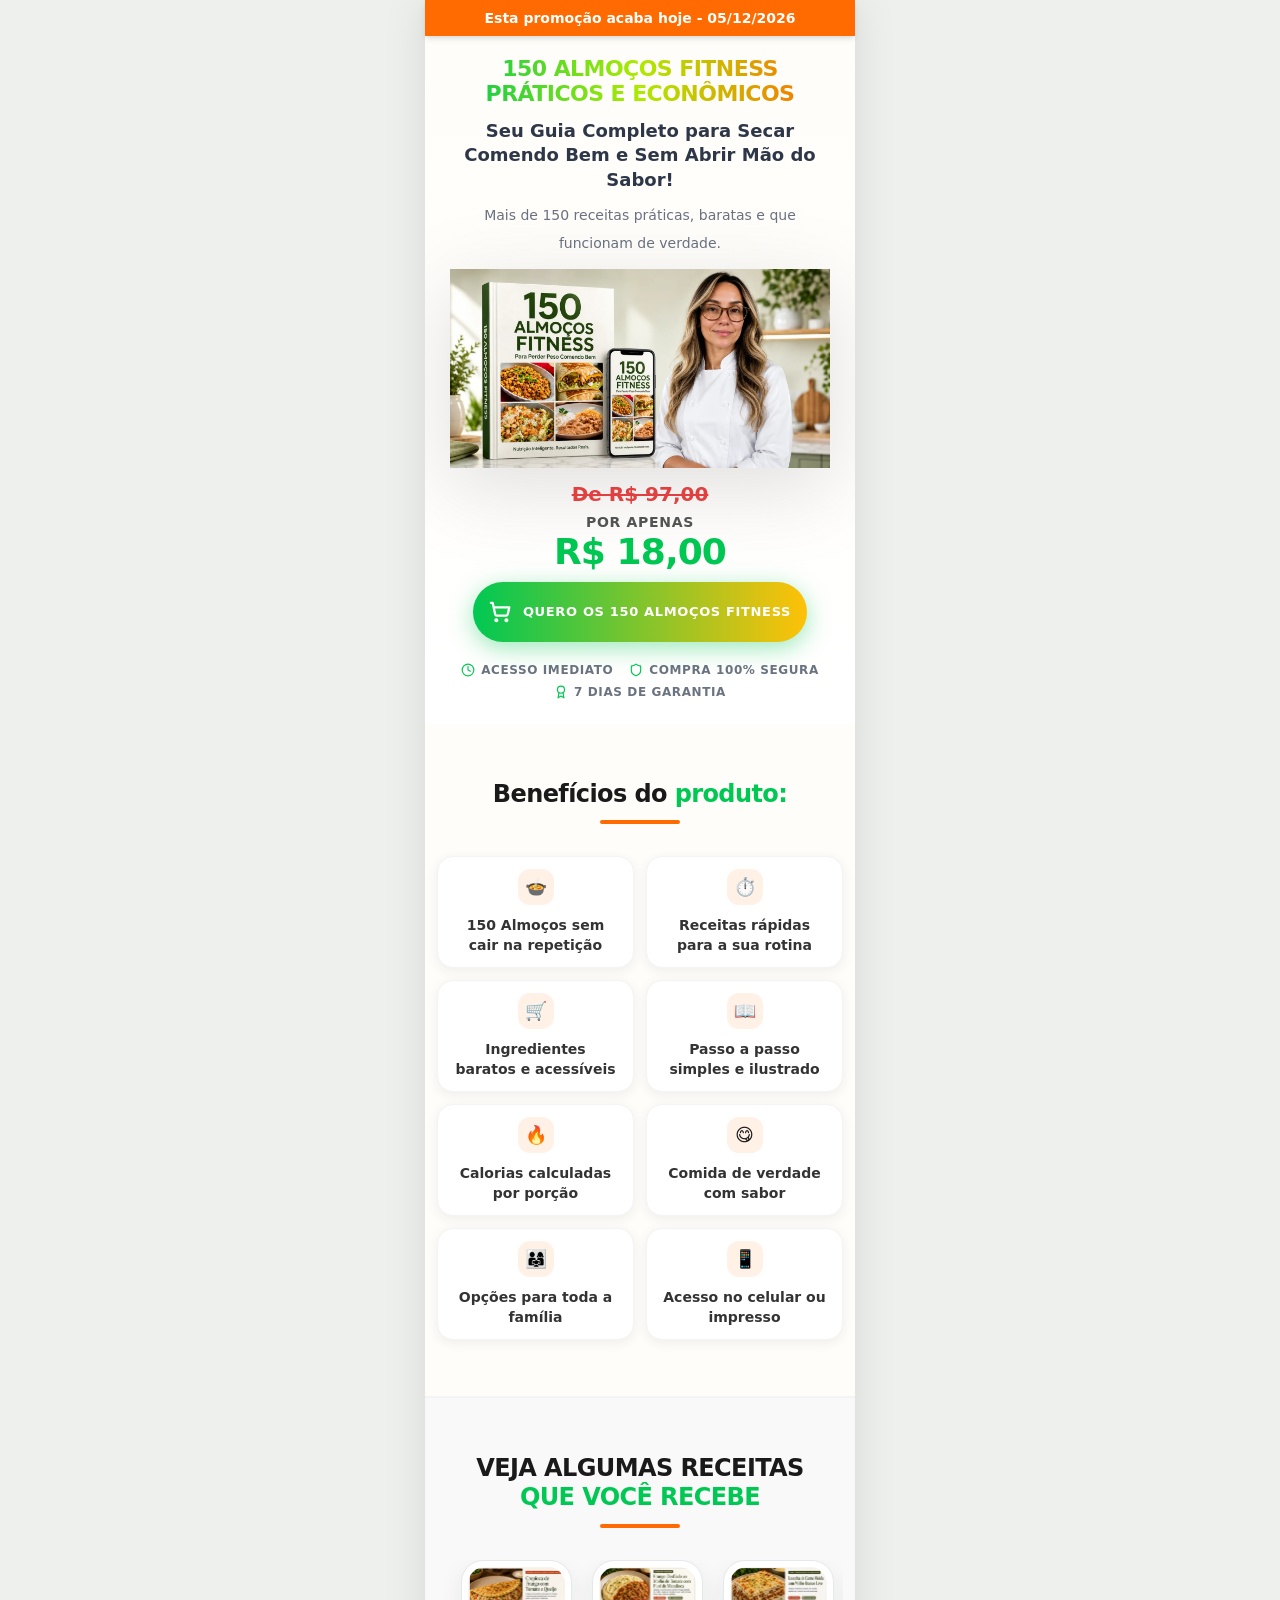
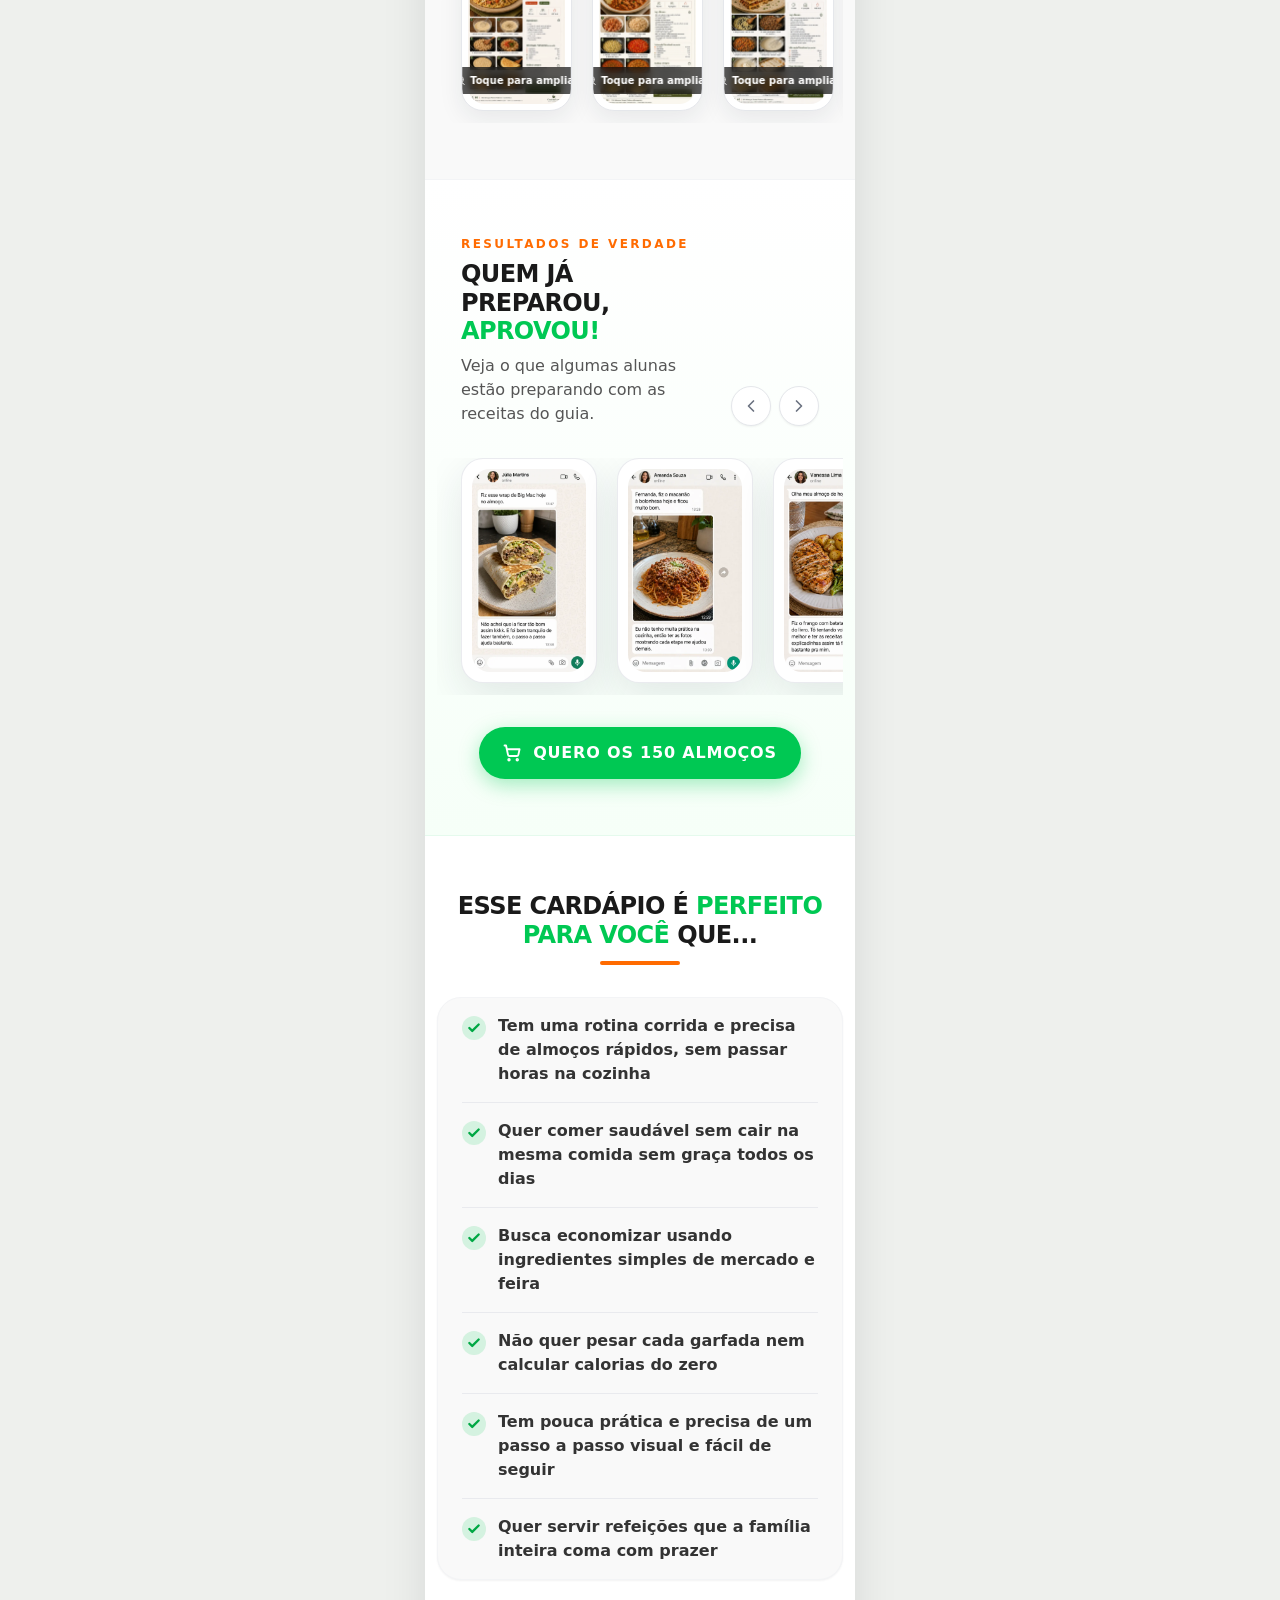
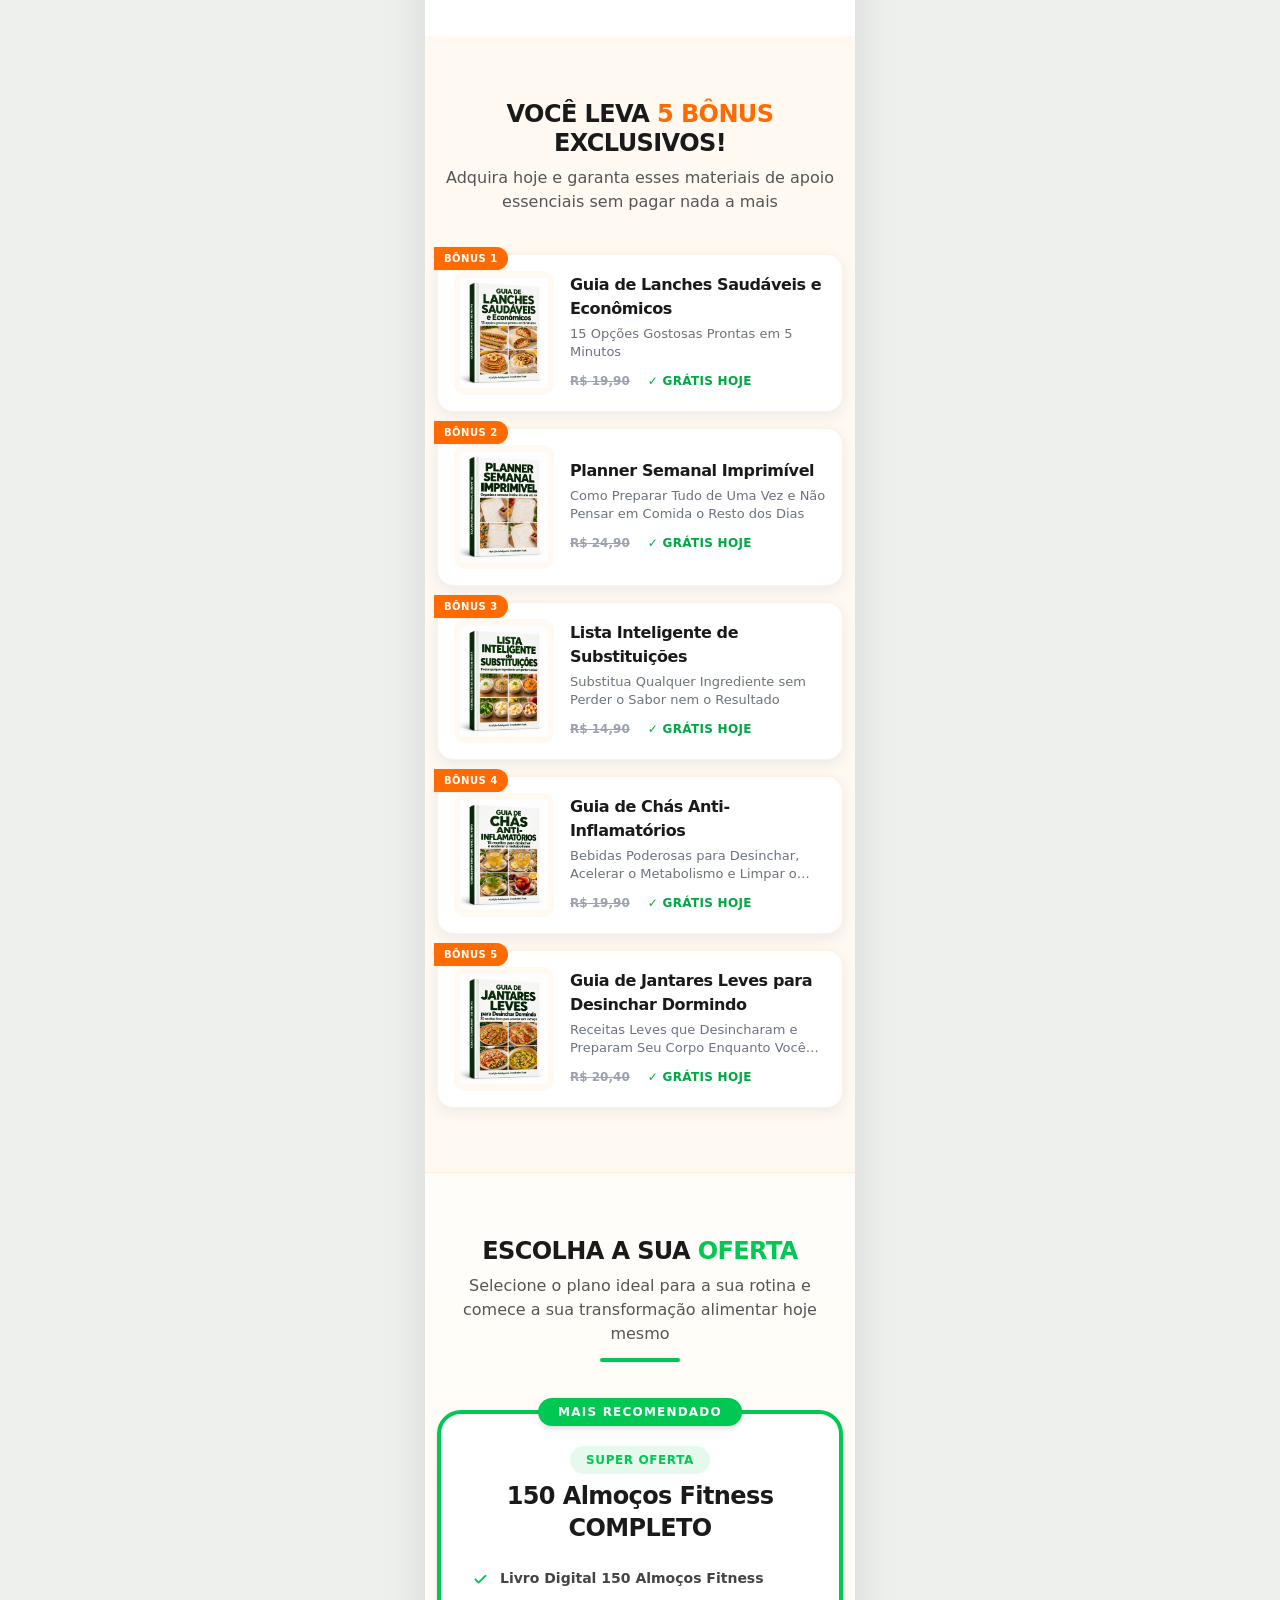
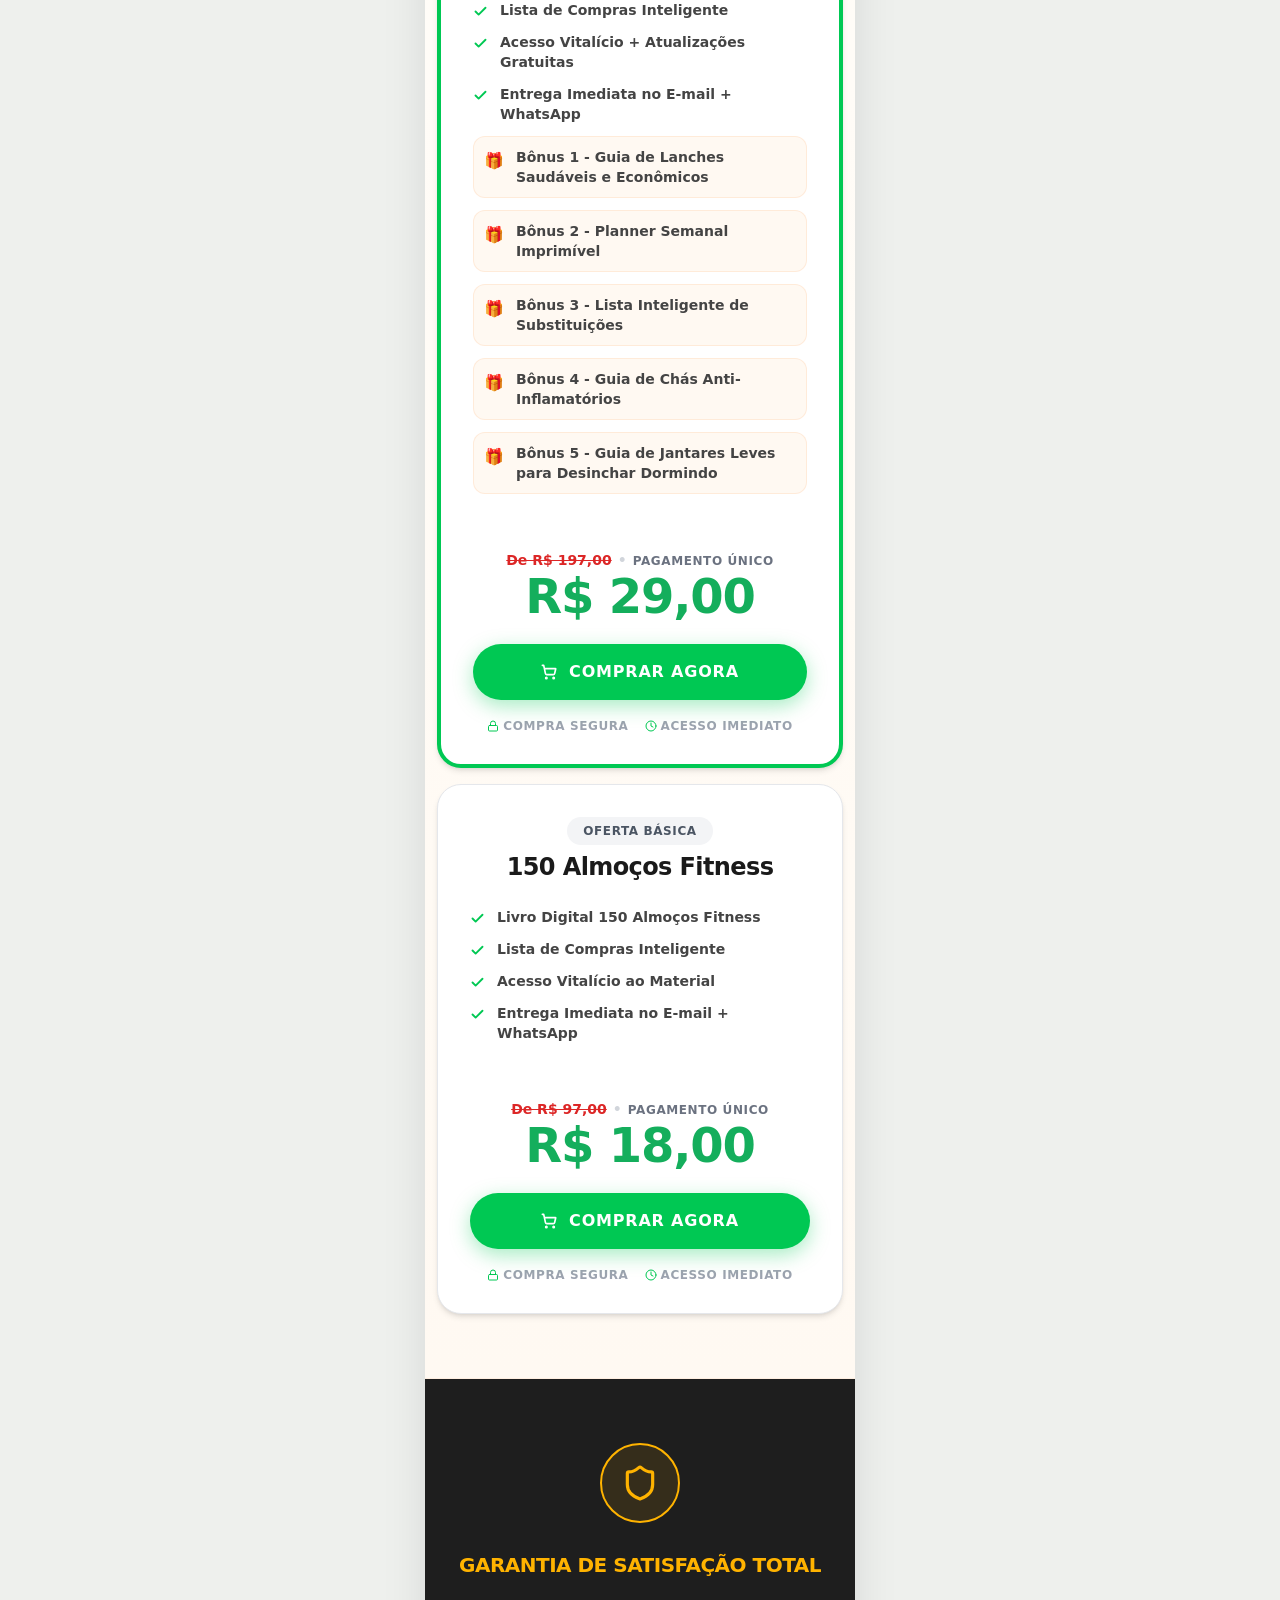
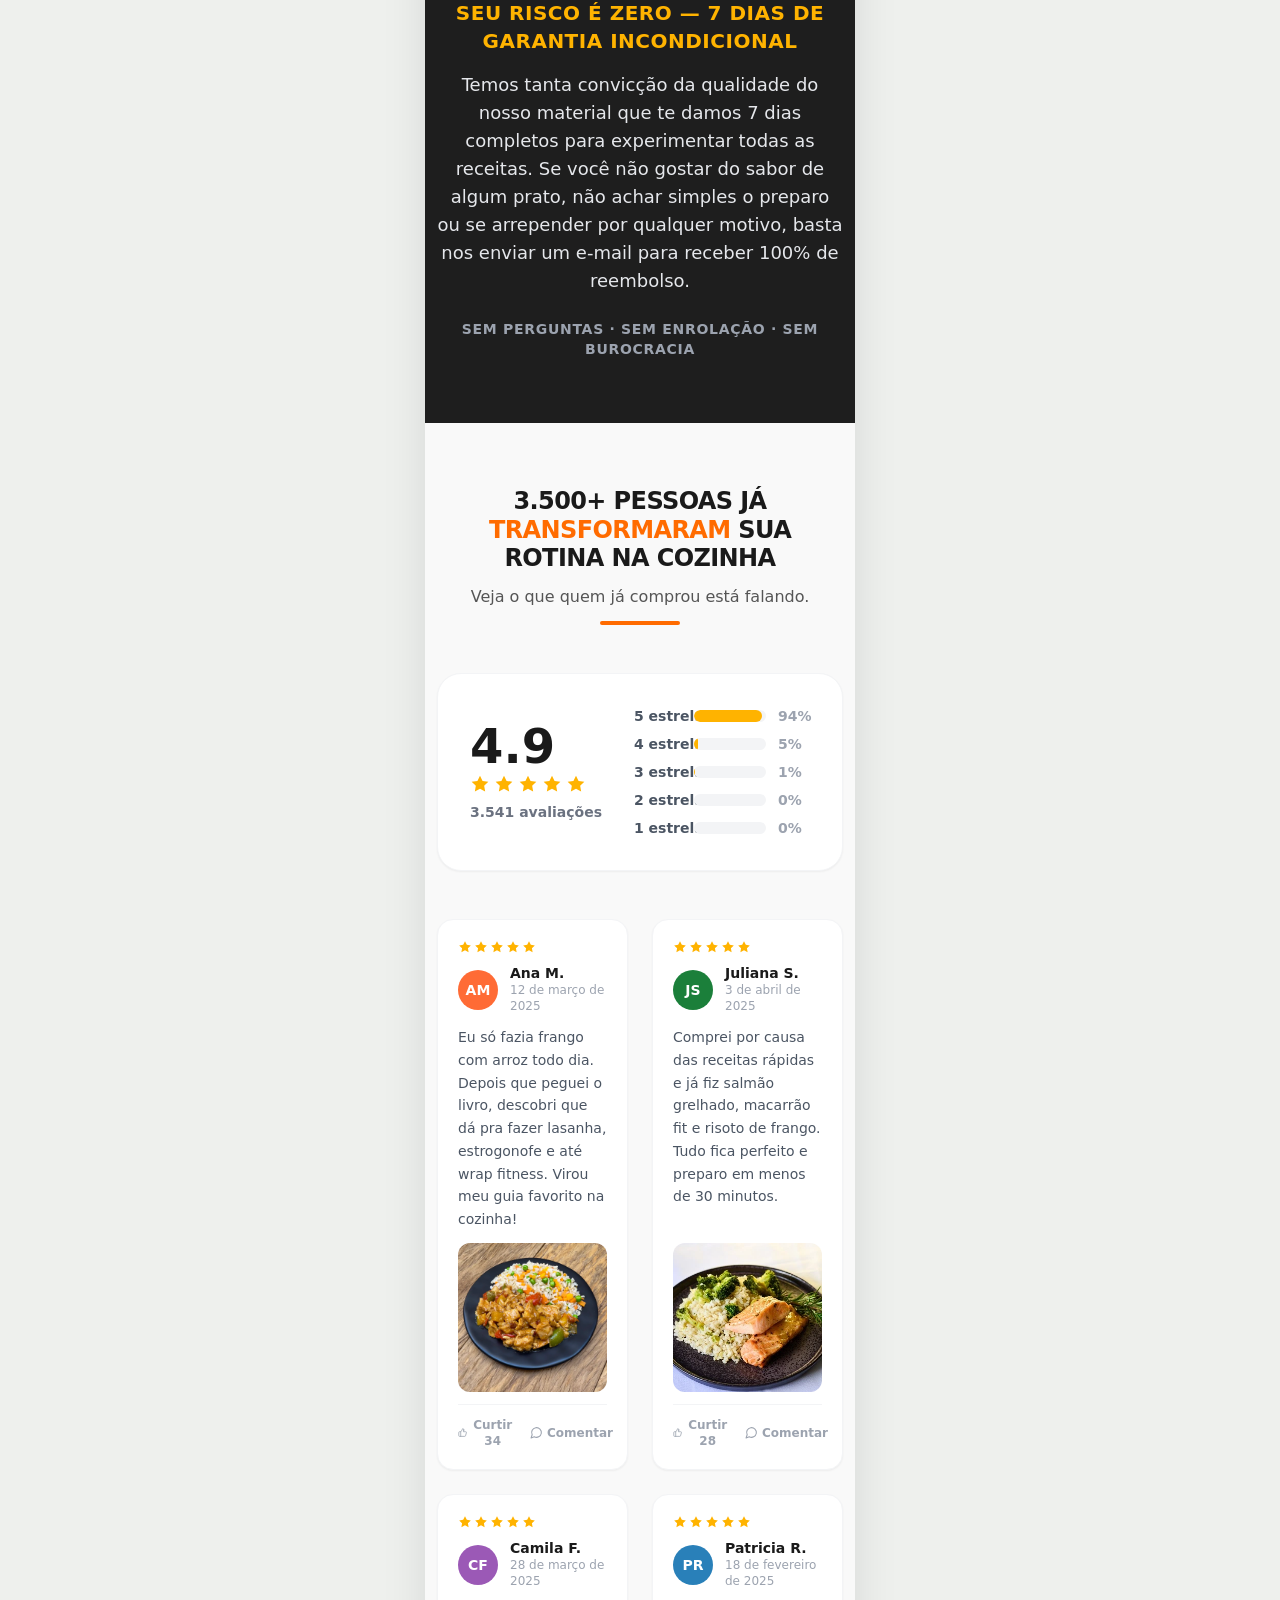
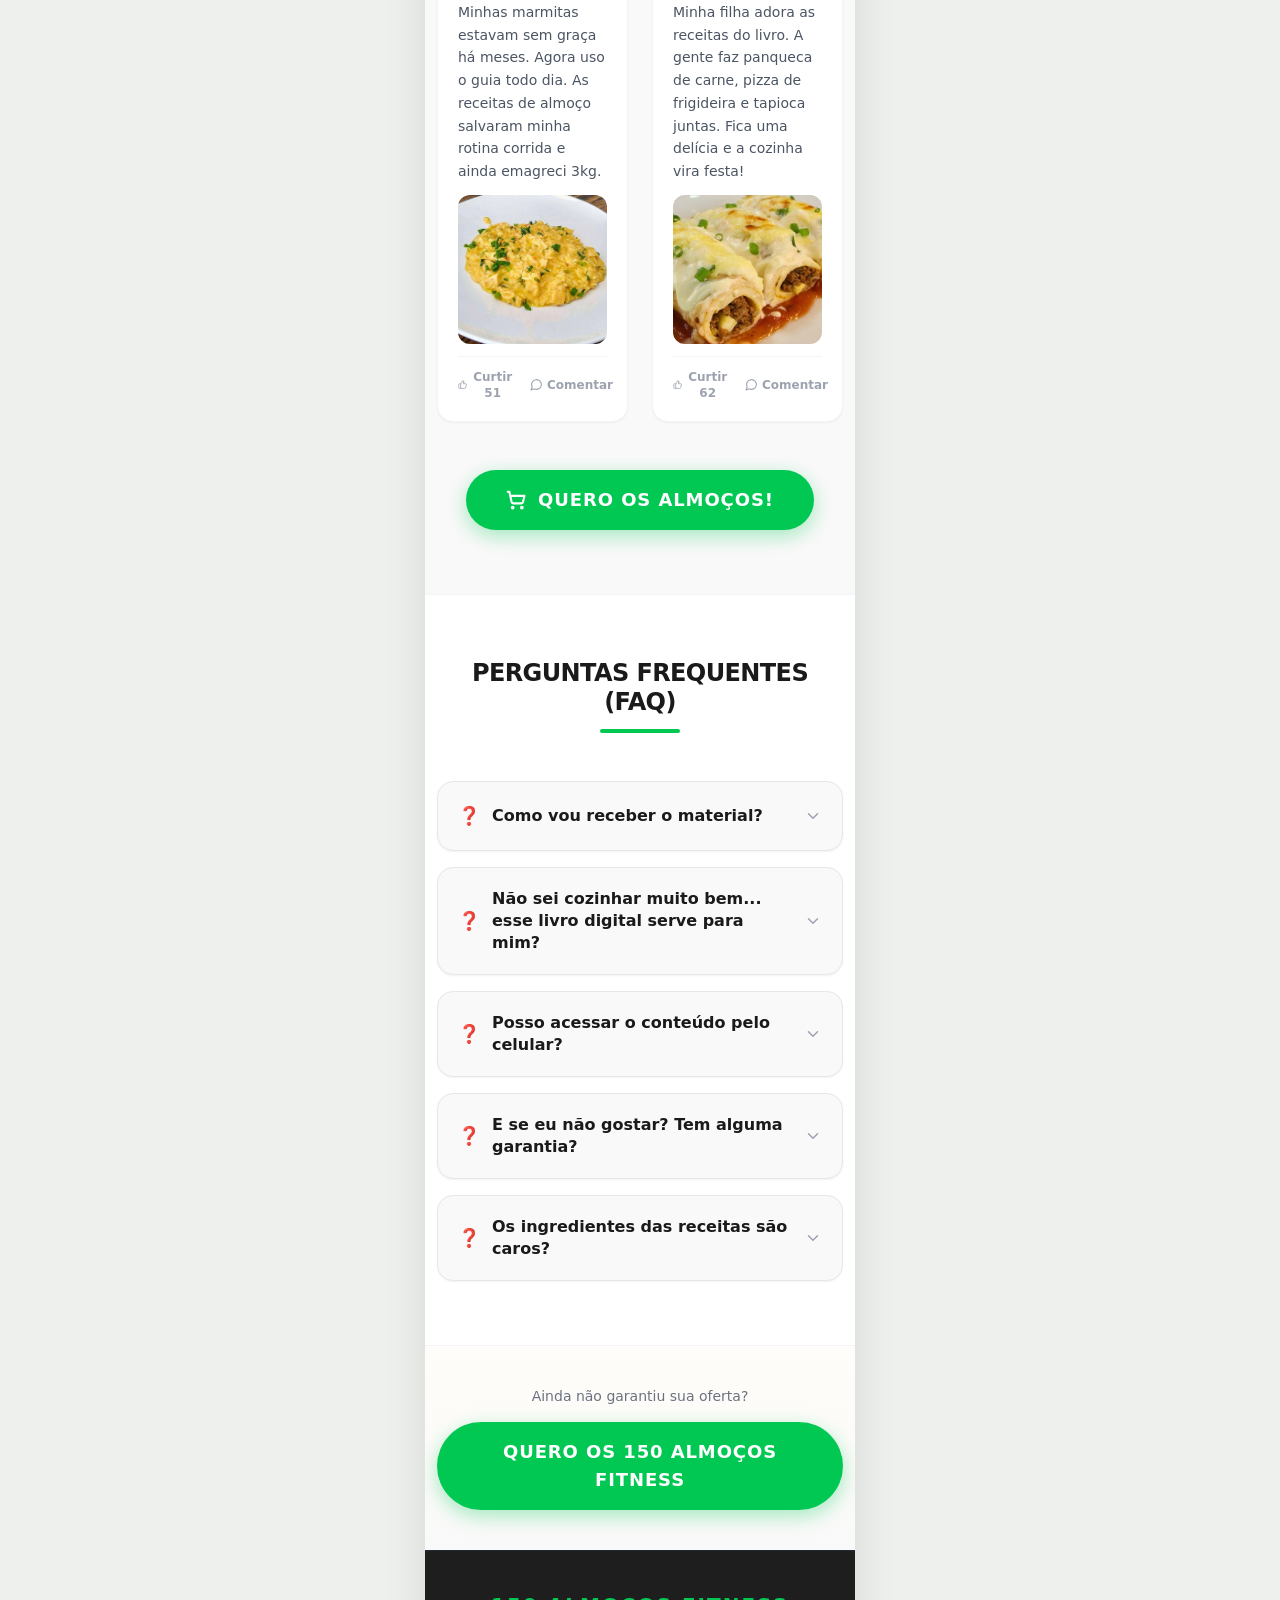
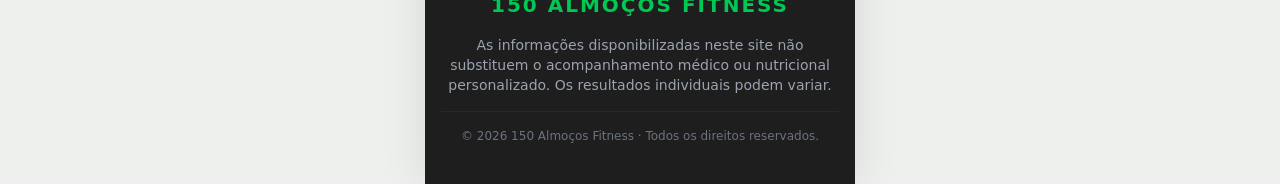
<file: 1/index.html>
<!doctype html>
<html lang="pt-BR">

<head>
  <meta charset="UTF-8" />
  <link rel="icon" type="image/svg+xml" href="../vite.svg" />
  <meta name="viewport" content="width=device-width, initial-scale=1.0" />
  <title>150 Almoços Fitness</title>
  <meta name="description" content="150 Almoços Fitness práticos, econômicos e saborosos para nunca mais ficar sem ideias na dieta." />

  <!-- Preview de compartilhamento (WhatsApp, Facebook, Telegram e X) -->
  <meta property="og:type" content="website" />
  <meta property="og:locale" content="pt_BR" />
  <meta property="og:url" content="https://almocosfitness.online/" />
  <meta property="og:site_name" content="150 Almoços Fitness" />
  <meta property="og:title" content="150 Almoços Fitness" />
  <meta property="og:description" content="Receitas práticas, econômicas e saborosas para comer bem sem enjoar da dieta." />
  <meta property="og:image" content="https://almocosfitness.online/preview-150-almocos-fitness.jpg" />
  <meta property="og:image:secure_url" content="https://almocosfitness.online/preview-150-almocos-fitness.jpg" />
  <meta property="og:image:type" content="image/jpeg" />
  <meta property="og:image:width" content="1200" />
  <meta property="og:image:height" content="628" />
  <meta property="og:image:alt" content="Coleção 150 Almoços Fitness, com receitas práticas, econômicas e saborosas" />
  <meta name="twitter:card" content="summary_large_image" />
  <meta name="twitter:title" content="150 Almoços Fitness" />
  <meta name="twitter:description" content="Receitas práticas, econômicas e saborosas para comer bem sem enjoar da dieta." />
  <meta name="twitter:image" content="https://almocosfitness.online/preview-150-almocos-fitness.jpg" />
  <meta name="twitter:image:alt" content="Coleção 150 Almoços Fitness" />

  <!-- Tajokefy: cole no <head>, antes dos outros scripts -->
  <script>
  (function (w, d) {
    try {
      var K = "_tjk", RE = /^[A-Za-z0-9]{20}$/, id = null;
      try { id = w.localStorage.getItem(K); } catch (e) {}
      if (!RE.test(id || "")) {
        var m = d.cookie.match(/(?:^|; )_tjk=([A-Za-z0-9]{20})/);
        id = m ? m[1] : null;
      }
      // Nunca adota o src que veio na URL: um link compartilhado juntaria pessoas diferentes.
      if (!RE.test(id || "")) {
        var c = "ABCDEFGHIJKLMNOPQRSTUVWXYZabcdefghijklmnopqrstuvwxyz0123456789", a = new Uint8Array(20);
        w.crypto.getRandomValues(a);
        id = "";
        for (var i = 0; i < 20; i++) id += c[a[i] % 62];
      }
      try { w.localStorage.setItem(K, id); } catch (e) {}
      d.cookie = K + "=" + id + "; Max-Age=34560000; Path=/; SameSite=Lax" + (w.location.protocol === "https:" ? "; Secure" : "");
      var u = new URL(w.location.href);
      if (u.searchParams.get("src") !== id) {
        u.searchParams.set("src", id);
        w.history.replaceState(w.history.state, "", u.toString());
      }
      w.__tjk = { id: id };
    } catch (e) {}
  })(window, document);
  </script>

  <!-- Abre cedo as ligações aos domínios utilizados nesta página -->
  <link rel="dns-prefetch" href="https://www.clarity.ms" />
  <link rel="dns-prefetch" href="https://checkout.hotmart.com" />
  <link rel="dns-prefetch" href="https://pay.hotmart.com" />
  <!-- Microsoft Clarity -->
  <script type="text/javascript">
      (function(c,l,a,r,i,t,y){
          c[a]=c[a]||function(){(c[a].q=c[a].q||[]).push(arguments)};
          t=l.createElement(r);t.async=1;t.src="https://www.clarity.ms/tag/"+i;
          y=l.getElementsByTagName(r)[0];y.parentNode.insertBefore(t,y);
      })(window, document, "clarity", "script", "x4e2m6yo77");
  </script>
  <link rel="stylesheet" href="../assets/index-DYnUfONv.css">
</head>

<body>
  <div id="root"><div class="mobile-first-offer min-h-screen bg-[#FDFDFD] text-[#1A1A1A] font-sans antialiased"><div class="fixed top-0 left-0 right-0 z-50 bg-[#FF6B00] text-white text-center py-2 px-4 text-xs sm:text-sm font-bold shadow-md flex items-center justify-center"><span>Esta promoção acaba hoje - <span data-hoje>04/11/2026</span></span></div><header class="bg-gradient-to-b from-[#FFFDF9] to-[#FFFFFF] pt-14 sm:pt-20 pb-6 sm:pb-10 px-4 sm:px-6"><div class="front-hero-content max-w-4xl mx-auto text-center w-full flex flex-col"><h1 class="front-hero-title text-[22px] sm:text-3xl md:text-4xl lg:text-5xl font-black leading-[1.15] sm:leading-tight tracking-tight uppercase mb-2 max-w-2xl mx-auto bg-gradient-to-r from-[#00C853] via-[#AEEA00] to-[#FF6B00] bg-clip-text text-transparent pb-1">150 Almoços Fitness Práticos e Econômicos</h1><h2 class="front-hero-subtitle text-lg sm:text-2xl md:text-3xl font-extrabold text-[#2D3748] max-w-3xl mx-auto leading-snug mb-2">Seu Guia Completo para Secar Comendo Bem e Sem Abrir Mão do Sabor!</h2><p class="front-hero-description text-gray-500 text-[14px] sm:text-lg md:text-xl font-medium max-w-2xl mx-auto leading-relaxed mb-3 sm:mb-5 px-2 sm:px-0">Mais de 150 receitas práticas, baratas e que funcionam de verdade.</p><div class="front-hero-mockup mb-3 sm:mb-6 relative flex justify-center max-w-[380px] sm:max-w-xl md:max-w-2xl lg:max-w-3xl mx-auto"><div class="absolute inset-0 bg-gradient-to-tr from-[#00C853]/10 to-[#FF6B00]/10 rounded-full filter blur-3xl opacity-50 -z-10 w-80 h-80 sm:w-[480px] sm:h-[480px] mx-auto my-auto"></div><img src="../mockup_almocos_fit.webp" alt="150 Almoços Fitness Combo Completo" class="w-full h-auto object-contain transform hover:scale-102 transition duration-500 drop-shadow-[0_20px_40px_rgba(0,0,0,0.12)]" width="900" height="506" fetchpriority="high" decoding="async"></div><div class="mb-3 flex flex-col items-center justify-center text-center"><span class="text-[#EF4444] text-base sm:text-xl font-extrabold line-through decoration-[#EF4444] decoration-2">De R$ 97,00</span><span class="text-[#555555] text-xs sm:text-sm font-bold uppercase tracking-wider mt-1">por apenas</span><span class="front-hero-price text-[#00C853] text-4xl sm:text-6xl md:text-7xl font-black tracking-tight mt-0.5">R$ 18,00</span></div><div class="mb-3 sm:mb-4"><button class="bg-[#00C853] hover:bg-[#00B248] text-white font-extrabold py-4 px-8 sm:px-10 rounded-full shadow-[0_6px_20px_rgba(0,200,83,0.35)] hover:shadow-[0_10px_25px_rgba(0,200,83,0.5)] transform transition duration-300 hover:scale-105 active:scale-95 inline-flex items-center justify-center gap-3 uppercase tracking-wider text-sm sm:text-base md:text-lg animate-pulse-cta  !whitespace-nowrap !py-4 !px-4 !text-[13px] animate-pulse-cta !bg-gradient-to-r !from-[#00C853] !to-[#FFC107] hover:!from-[#00B248] hover:!to-[#FFB300] !border-0 shadow-[0_6px_25px_rgba(0,200,83,0.4)] hover:shadow-[0_10px_30px_rgba(0,200,83,0.6)]"><svg xmlns="http://www.w3.org/2000/svg" width="20" height="20" viewBox="0 0 24 24" fill="none" stroke="currentColor" stroke-width="2.5" stroke-linecap="round" stroke-linejoin="round" class="lucide lucide-shopping-cart sm:w-[22px] sm:h-[22px]"><circle cx="8" cy="21" r="1"></circle><circle cx="19" cy="21" r="1"></circle><path d="M2.05 2.05h2l2.66 12.42a2 2 0 0 0 2 1.58h9.78a2 2 0 0 0 1.95-1.57l1.65-7.43H5.12"></path></svg>QUERO OS 150 ALMOÇOS FITNESS</button></div><div class="flex flex-wrap items-center justify-center gap-x-4 gap-y-1.5 mt-1 text-xs text-gray-500 font-bold uppercase tracking-wider"><div class="flex items-center gap-1.5"><svg xmlns="http://www.w3.org/2000/svg" width="14" height="14" viewBox="0 0 24 24" fill="none" stroke="currentColor" stroke-width="2" stroke-linecap="round" stroke-linejoin="round" class="lucide lucide-clock text-[#00C853]"><circle cx="12" cy="12" r="10"></circle><polyline points="12 6 12 12 16 14"></polyline></svg><span>Acesso Imediato</span></div><div class="flex items-center gap-1.5"><svg xmlns="http://www.w3.org/2000/svg" width="14" height="14" viewBox="0 0 24 24" fill="none" stroke="currentColor" stroke-width="2" stroke-linecap="round" stroke-linejoin="round" class="lucide lucide-shield text-[#00C853]"><path d="M20 13c0 5-3.5 7.5-7.66 8.95a1 1 0 0 1-.67-.01C7.5 20.5 4 18 4 13V6a1 1 0 0 1 1-1c2 0 4.5-1.2 6.24-2.72a1.17 1.17 0 0 1 1.52 0C14.51 3.81 17 5 19 5a1 1 0 0 1 1 1z"></path></svg><span>Compra 100% Segura</span></div><div class="flex items-center gap-1.5"><svg xmlns="http://www.w3.org/2000/svg" width="14" height="14" viewBox="0 0 24 24" fill="none" stroke="currentColor" stroke-width="2" stroke-linecap="round" stroke-linejoin="round" class="lucide lucide-award text-[#00C853]"><circle cx="12" cy="8" r="6"></circle><path d="M15.477 12.89 17 22l-5-3-5 3 1.523-9.11"></path></svg><span>7 Dias de Garantia</span></div></div></div></header><section class="border-b border-gray-100 bg-[#FFFDF9] px-3 py-9 sm:px-4 sm:py-14"><div class="mx-auto max-w-5xl"><div class="mb-6 text-center sm:mb-8"><h2 class="text-[28px] font-black leading-tight tracking-tight text-[#1A1A1A] sm:text-3xl md:text-4xl">Benefícios do <span class="text-[#00C853]">produto:</span></h2><div class="mx-auto mt-3 h-1 w-20 rounded-full bg-[#FF6B00]"></div></div><div class="front-benefits-grid grid grid-cols-2 gap-3 sm:gap-4 md:grid-cols-4"><div class="flex h-[118px] flex-col items-center justify-center gap-2.5 rounded-2xl border border-gray-100 bg-white px-3 py-3 text-center shadow-[0_3px_12px_rgba(31,41,55,0.07)] transition duration-300 hover:-translate-y-0.5 hover:border-[#00C853]/30 hover:shadow-md sm:h-[112px] sm:px-4"><span class="flex h-9 w-9 flex-shrink-0 items-center justify-center rounded-xl bg-[#FFF1E6] text-lg">🍲</span><p class="text-[11.5px] font-extrabold leading-[1.25] text-[#333333] sm:text-sm">150 Almoços sem cair na repetição</p></div><div class="flex h-[118px] flex-col items-center justify-center gap-2.5 rounded-2xl border border-gray-100 bg-white px-3 py-3 text-center shadow-[0_3px_12px_rgba(31,41,55,0.07)] transition duration-300 hover:-translate-y-0.5 hover:border-[#00C853]/30 hover:shadow-md sm:h-[112px] sm:px-4"><span class="flex h-9 w-9 flex-shrink-0 items-center justify-center rounded-xl bg-[#FFF1E6] text-lg">⏱️</span><p class="text-[11.5px] font-extrabold leading-[1.25] text-[#333333] sm:text-sm">Receitas rápidas para a sua rotina</p></div><div class="flex h-[118px] flex-col items-center justify-center gap-2.5 rounded-2xl border border-gray-100 bg-white px-3 py-3 text-center shadow-[0_3px_12px_rgba(31,41,55,0.07)] transition duration-300 hover:-translate-y-0.5 hover:border-[#00C853]/30 hover:shadow-md sm:h-[112px] sm:px-4"><span class="flex h-9 w-9 flex-shrink-0 items-center justify-center rounded-xl bg-[#FFF1E6] text-lg">🛒</span><p class="text-[11.5px] font-extrabold leading-[1.25] text-[#333333] sm:text-sm">Ingredientes baratos e acessíveis</p></div><div class="flex h-[118px] flex-col items-center justify-center gap-2.5 rounded-2xl border border-gray-100 bg-white px-3 py-3 text-center shadow-[0_3px_12px_rgba(31,41,55,0.07)] transition duration-300 hover:-translate-y-0.5 hover:border-[#00C853]/30 hover:shadow-md sm:h-[112px] sm:px-4"><span class="flex h-9 w-9 flex-shrink-0 items-center justify-center rounded-xl bg-[#FFF1E6] text-lg">📖</span><p class="text-[11.5px] font-extrabold leading-[1.25] text-[#333333] sm:text-sm">Passo a passo simples e ilustrado</p></div><div class="flex h-[118px] flex-col items-center justify-center gap-2.5 rounded-2xl border border-gray-100 bg-white px-3 py-3 text-center shadow-[0_3px_12px_rgba(31,41,55,0.07)] transition duration-300 hover:-translate-y-0.5 hover:border-[#00C853]/30 hover:shadow-md sm:h-[112px] sm:px-4"><span class="flex h-9 w-9 flex-shrink-0 items-center justify-center rounded-xl bg-[#FFF1E6] text-lg">🔥</span><p class="text-[11.5px] font-extrabold leading-[1.25] text-[#333333] sm:text-sm">Calorias calculadas por porção</p></div><div class="flex h-[118px] flex-col items-center justify-center gap-2.5 rounded-2xl border border-gray-100 bg-white px-3 py-3 text-center shadow-[0_3px_12px_rgba(31,41,55,0.07)] transition duration-300 hover:-translate-y-0.5 hover:border-[#00C853]/30 hover:shadow-md sm:h-[112px] sm:px-4"><span class="flex h-9 w-9 flex-shrink-0 items-center justify-center rounded-xl bg-[#FFF1E6] text-lg">😋</span><p class="text-[11.5px] font-extrabold leading-[1.25] text-[#333333] sm:text-sm">Comida de verdade com sabor</p></div><div class="flex h-[118px] flex-col items-center justify-center gap-2.5 rounded-2xl border border-gray-100 bg-white px-3 py-3 text-center shadow-[0_3px_12px_rgba(31,41,55,0.07)] transition duration-300 hover:-translate-y-0.5 hover:border-[#00C853]/30 hover:shadow-md sm:h-[112px] sm:px-4"><span class="flex h-9 w-9 flex-shrink-0 items-center justify-center rounded-xl bg-[#FFF1E6] text-lg">👨‍👩‍👧</span><p class="text-[11.5px] font-extrabold leading-[1.25] text-[#333333] sm:text-sm">Opções para toda a família</p></div><div class="flex h-[118px] flex-col items-center justify-center gap-2.5 rounded-2xl border border-gray-100 bg-white px-3 py-3 text-center shadow-[0_3px_12px_rgba(31,41,55,0.07)] transition duration-300 hover:-translate-y-0.5 hover:border-[#00C853]/30 hover:shadow-md sm:h-[112px] sm:px-4"><span class="flex h-9 w-9 flex-shrink-0 items-center justify-center rounded-xl bg-[#FFF1E6] text-lg">📱</span><p class="text-[11.5px] font-extrabold leading-[1.25] text-[#333333] sm:text-sm">Acesso no celular ou impresso</p></div></div></div></section><section aria-labelledby="inside-books-title" class="overflow-hidden border-y border-gray-100 bg-[#F9F9F9] py-9 sm:py-14"><div class="mx-auto max-w-5xl px-3 sm:px-6"><div class="mb-6 text-center sm:mb-8"><h2 id="inside-books-title" class="text-[24px] font-black uppercase leading-[1.05] tracking-tight text-[#1A1A1A] sm:text-3xl sm:leading-tight md:text-4xl"><span class="block">Veja algumas receitas</span><span class="block text-[#00C853]">que você recebe</span></h2><div class="mx-auto mt-3 h-1 w-20 rounded-full bg-[#FF6B00]"></div></div><div class="front-testimonials-scroll -mx-3 flex snap-x snap-mandatory gap-3 overflow-x-auto px-3 pb-3 sm:-mx-6 sm:gap-5 sm:px-6" aria-label="Páginas internas dos livros"><button type="button" aria-label="Ampliar página interna do livro com receita de crepioca de frango, tomate e queijo" class="group relative w-[88vw] max-w-[390px] shrink-0 snap-start overflow-hidden rounded-[22px] border border-gray-200 bg-white p-1.5 shadow-[0_8px_24px_rgba(31,41,55,0.08)] [scroll-snap-stop:always] sm:w-[46%] sm:snap-center lg:w-[31%]"><img src="../crepioca_frango_tomate_pagina_ebook_mini.webp" alt="Página interna do livro com receita de crepioca de frango, tomate e queijo" class="h-auto w-full rounded-[17px]" loading="lazy" decoding="async"><span class="absolute bottom-4 left-1/2 flex -translate-x-1/2 items-center gap-1 whitespace-nowrap rounded-full bg-black/65 px-3 py-1.5 text-[10px] font-bold text-white backdrop-blur-sm"><svg xmlns="http://www.w3.org/2000/svg" width="12" height="12" viewBox="0 0 24 24" fill="none" stroke="currentColor" stroke-width="2" stroke-linecap="round" stroke-linejoin="round" class="lucide lucide-zoom-in "><circle cx="11" cy="11" r="8"></circle><line x1="21" x2="16.65" y1="21" y2="16.65"></line><line x1="11" x2="11" y1="8" y2="14"></line><line x1="8" x2="14" y1="11" y2="11"></line></svg> Toque para ampliar</span></button><button type="button" aria-label="Ampliar página interna do livro com receita de frango desfiado ao molho de tomate" class="group relative w-[88vw] max-w-[390px] shrink-0 snap-start overflow-hidden rounded-[22px] border border-gray-200 bg-white p-1.5 shadow-[0_8px_24px_rgba(31,41,55,0.08)] [scroll-snap-stop:always] sm:w-[46%] sm:snap-center lg:w-[31%]"><img src="../frango_desfiado_molho_de_tomate_pagina_ebook_mini.webp" alt="Página interna do livro com receita de frango desfiado ao molho de tomate" class="h-auto w-full rounded-[17px]" loading="lazy" decoding="async"><span class="absolute bottom-4 left-1/2 flex -translate-x-1/2 items-center gap-1 whitespace-nowrap rounded-full bg-black/65 px-3 py-1.5 text-[10px] font-bold text-white backdrop-blur-sm"><svg xmlns="http://www.w3.org/2000/svg" width="12" height="12" viewBox="0 0 24 24" fill="none" stroke="currentColor" stroke-width="2" stroke-linecap="round" stroke-linejoin="round" class="lucide lucide-zoom-in "><circle cx="11" cy="11" r="8"></circle><line x1="21" x2="16.65" y1="21" y2="16.65"></line><line x1="11" x2="11" y1="8" y2="14"></line><line x1="8" x2="14" y1="11" y2="11"></line></svg> Toque para ampliar</span></button><button type="button" aria-label="Ampliar página interna do livro com receita de lasanha de carne moída" class="group relative w-[88vw] max-w-[390px] shrink-0 snap-start overflow-hidden rounded-[22px] border border-gray-200 bg-white p-1.5 shadow-[0_8px_24px_rgba(31,41,55,0.08)] [scroll-snap-stop:always] sm:w-[46%] sm:snap-center lg:w-[31%]"><img src="../lasanha_carne_moida_pagina_ebook_mini.webp" alt="Página interna do livro com receita de lasanha de carne moída" class="h-auto w-full rounded-[17px]" loading="lazy" decoding="async"><span class="absolute bottom-4 left-1/2 flex -translate-x-1/2 items-center gap-1 whitespace-nowrap rounded-full bg-black/65 px-3 py-1.5 text-[10px] font-bold text-white backdrop-blur-sm"><svg xmlns="http://www.w3.org/2000/svg" width="12" height="12" viewBox="0 0 24 24" fill="none" stroke="currentColor" stroke-width="2" stroke-linecap="round" stroke-linejoin="round" class="lucide lucide-zoom-in "><circle cx="11" cy="11" r="8"></circle><line x1="21" x2="16.65" y1="21" y2="16.65"></line><line x1="11" x2="11" y1="8" y2="14"></line><line x1="8" x2="14" y1="11" y2="11"></line></svg> Toque para ampliar</span></button><button type="button" aria-label="Ampliar página interna do livro com receita de macarrão talharim" class="group relative w-[88vw] max-w-[390px] shrink-0 snap-start overflow-hidden rounded-[22px] border border-gray-200 bg-white p-1.5 shadow-[0_8px_24px_rgba(31,41,55,0.08)] [scroll-snap-stop:always] sm:w-[46%] sm:snap-center lg:w-[31%]"><img src="../macarrao_talharim_pagina_ebook_mini.webp" alt="Página interna do livro com receita de macarrão talharim" class="h-auto w-full rounded-[17px]" loading="lazy" decoding="async"><span class="absolute bottom-4 left-1/2 flex -translate-x-1/2 items-center gap-1 whitespace-nowrap rounded-full bg-black/65 px-3 py-1.5 text-[10px] font-bold text-white backdrop-blur-sm"><svg xmlns="http://www.w3.org/2000/svg" width="12" height="12" viewBox="0 0 24 24" fill="none" stroke="currentColor" stroke-width="2" stroke-linecap="round" stroke-linejoin="round" class="lucide lucide-zoom-in "><circle cx="11" cy="11" r="8"></circle><line x1="21" x2="16.65" y1="21" y2="16.65"></line><line x1="11" x2="11" y1="8" y2="14"></line><line x1="8" x2="14" y1="11" y2="11"></line></svg> Toque para ampliar</span></button><button type="button" aria-label="Ampliar página interna do livro com receita de panqueca de carne moída" class="group relative w-[88vw] max-w-[390px] shrink-0 snap-start overflow-hidden rounded-[22px] border border-gray-200 bg-white p-1.5 shadow-[0_8px_24px_rgba(31,41,55,0.08)] [scroll-snap-stop:always] sm:w-[46%] sm:snap-center lg:w-[31%]"><img src="../panqueca_carne_moida_pagina_ebook_mini.webp" alt="Página interna do livro com receita de panqueca de carne moída" class="h-auto w-full rounded-[17px]" loading="lazy" decoding="async"><span class="absolute bottom-4 left-1/2 flex -translate-x-1/2 items-center gap-1 whitespace-nowrap rounded-full bg-black/65 px-3 py-1.5 text-[10px] font-bold text-white backdrop-blur-sm"><svg xmlns="http://www.w3.org/2000/svg" width="12" height="12" viewBox="0 0 24 24" fill="none" stroke="currentColor" stroke-width="2" stroke-linecap="round" stroke-linejoin="round" class="lucide lucide-zoom-in "><circle cx="11" cy="11" r="8"></circle><line x1="21" x2="16.65" y1="21" y2="16.65"></line><line x1="11" x2="11" y1="8" y2="14"></line><line x1="8" x2="14" y1="11" y2="11"></line></svg> Toque para ampliar</span></button><button type="button" aria-label="Ampliar página interna do livro com receita de wrap estilo big mac" class="group relative w-[88vw] max-w-[390px] shrink-0 snap-start overflow-hidden rounded-[22px] border border-gray-200 bg-white p-1.5 shadow-[0_8px_24px_rgba(31,41,55,0.08)] [scroll-snap-stop:always] sm:w-[46%] sm:snap-center lg:w-[31%]"><img src="../wrap_big_mac_pagina_ebook_mini.webp" alt="Página interna do livro com receita de wrap estilo Big Mac" class="h-auto w-full rounded-[17px]" loading="lazy" decoding="async"><span class="absolute bottom-4 left-1/2 flex -translate-x-1/2 items-center gap-1 whitespace-nowrap rounded-full bg-black/65 px-3 py-1.5 text-[10px] font-bold text-white backdrop-blur-sm"><svg xmlns="http://www.w3.org/2000/svg" width="12" height="12" viewBox="0 0 24 24" fill="none" stroke="currentColor" stroke-width="2" stroke-linecap="round" stroke-linejoin="round" class="lucide lucide-zoom-in "><circle cx="11" cy="11" r="8"></circle><line x1="21" x2="16.65" y1="21" y2="16.65"></line><line x1="11" x2="11" y1="8" y2="14"></line><line x1="8" x2="14" y1="11" y2="11"></line></svg> Toque para ampliar</span></button></div><div class="mt-3 flex items-center justify-center gap-1.5 text-[#00A844]/70 sm:hidden" aria-hidden="true"><span class="text-[11px] font-extrabold uppercase tracking-[0.14em]">Arraste para ver mais</span><svg xmlns="http://www.w3.org/2000/svg" width="15" height="15" viewBox="0 0 24 24" fill="none" stroke="currentColor" stroke-width="2.5" stroke-linecap="round" stroke-linejoin="round" class="lucide lucide-chevron-right "><path d="m9 18 6-6-6-6"></path></svg></div></div></section><section aria-labelledby="front-testimonials-title" class="overflow-hidden border-b border-[#00C853]/10 bg-gradient-to-b from-white to-[#F6FFF8] py-9 sm:py-14"><div class="mx-auto max-w-5xl px-3 sm:px-6"><div class="mb-6 flex items-end justify-between gap-5 sm:mb-8"><div class="mx-auto max-w-2xl text-center sm:mx-0 sm:text-left"><p class="mb-2 hidden text-xs font-black uppercase tracking-[0.2em] text-[#FF6B00] sm:block">Resultados de verdade</p><h2 id="front-testimonials-title" class="text-[29px] font-black leading-[1.05] tracking-[-0.035em] text-[#1A1A1A] sm:text-3xl sm:uppercase sm:leading-tight sm:tracking-tight md:text-4xl"><span class="sm:hidden">Quem já preparou, <span class="text-[#00C853]">aprovou!</span></span><span class="hidden sm:inline">Quem já preparou, <span class="text-[#00C853]">aprovou!</span></span></h2><p class="mt-2 hidden text-sm font-medium text-[#555555] sm:block sm:text-base">Veja o que algumas alunas estão preparando com as receitas do guia.</p></div><div class="hidden shrink-0 gap-2 sm:flex" aria-label="Controles do carrossel"><button type="button" aria-label="Ver depoimento anterior" class="flex h-10 w-10 items-center justify-center rounded-full border border-gray-200 bg-white text-gray-500 shadow-sm transition hover:border-[#00C853]/40 hover:text-[#00C853] focus-visible:outline-none focus-visible:ring-2 focus-visible:ring-[#00C853] focus-visible:ring-offset-2"><svg xmlns="http://www.w3.org/2000/svg" width="20" height="20" viewBox="0 0 24 24" fill="none" stroke="currentColor" stroke-width="2" stroke-linecap="round" stroke-linejoin="round" class="lucide lucide-chevron-left "><path d="m15 18-6-6 6-6"></path></svg></button><button type="button" aria-label="Ver próximo depoimento" class="flex h-10 w-10 items-center justify-center rounded-full border border-gray-200 bg-white text-gray-500 shadow-sm transition hover:border-[#00C853]/40 hover:text-[#00C853] focus-visible:outline-none focus-visible:ring-2 focus-visible:ring-[#00C853] focus-visible:ring-offset-2"><svg xmlns="http://www.w3.org/2000/svg" width="20" height="20" viewBox="0 0 24 24" fill="none" stroke="currentColor" stroke-width="2" stroke-linecap="round" stroke-linejoin="round" class="lucide lucide-chevron-right "><path d="m9 18 6-6-6-6"></path></svg></button></div></div><div class="front-testimonials-scroll -mx-3 flex snap-x snap-mandatory gap-3 overflow-x-auto px-3 pb-3 sm:-mx-6 sm:gap-5 sm:px-6" aria-label="Depoimentos de clientes"><figure data-testimonial-card="true" class="w-[90vw] max-w-[360px] shrink-0 snap-start [scroll-snap-stop:always] sm:w-[46%] sm:snap-center lg:w-[38%]"><div class="overflow-hidden rounded-[22px] bg-white p-1.5 shadow-[0_8px_24px_rgba(31,41,55,0.08)] transition duration-300 hover:-translate-y-1 hover:shadow-[0_18px_45px_rgba(0,200,83,0.14)] sm:border sm:border-gray-200/80 sm:p-2.5 sm:shadow-[0_14px_40px_rgba(31,41,55,0.10)]"><img src="../depoimento_front_1.webp" alt="Depoimento 1 de cliente mostrando uma receita preparada com o guia" class="h-auto w-full rounded-[17px] sm:rounded-[18px]" loading="lazy" decoding="async"></div></figure><figure data-testimonial-card="true" class="w-[90vw] max-w-[360px] shrink-0 snap-start [scroll-snap-stop:always] sm:w-[46%] sm:snap-center lg:w-[38%]"><div class="overflow-hidden rounded-[22px] bg-white p-1.5 shadow-[0_8px_24px_rgba(31,41,55,0.08)] transition duration-300 hover:-translate-y-1 hover:shadow-[0_18px_45px_rgba(0,200,83,0.14)] sm:border sm:border-gray-200/80 sm:p-2.5 sm:shadow-[0_14px_40px_rgba(31,41,55,0.10)]"><img src="../depoimento_front_2.webp" alt="Depoimento 2 de cliente mostrando uma receita preparada com o guia" class="h-auto w-full rounded-[17px] sm:rounded-[18px]" loading="lazy" decoding="async"></div></figure><figure data-testimonial-card="true" class="w-[90vw] max-w-[360px] shrink-0 snap-start [scroll-snap-stop:always] sm:w-[46%] sm:snap-center lg:w-[38%]"><div class="overflow-hidden rounded-[22px] bg-white p-1.5 shadow-[0_8px_24px_rgba(31,41,55,0.08)] transition duration-300 hover:-translate-y-1 hover:shadow-[0_18px_45px_rgba(0,200,83,0.14)] sm:border sm:border-gray-200/80 sm:p-2.5 sm:shadow-[0_14px_40px_rgba(31,41,55,0.10)]"><img src="../depoimento_front_3.webp" alt="Depoimento 3 de cliente mostrando uma receita preparada com o guia" class="h-auto w-full rounded-[17px] sm:rounded-[18px]" loading="lazy" decoding="async"></div></figure><figure data-testimonial-card="true" class="w-[90vw] max-w-[360px] shrink-0 snap-start [scroll-snap-stop:always] sm:w-[46%] sm:snap-center lg:w-[38%]"><div class="overflow-hidden rounded-[22px] bg-white p-1.5 shadow-[0_8px_24px_rgba(31,41,55,0.08)] transition duration-300 hover:-translate-y-1 hover:shadow-[0_18px_45px_rgba(0,200,83,0.14)] sm:border sm:border-gray-200/80 sm:p-2.5 sm:shadow-[0_14px_40px_rgba(31,41,55,0.10)]"><img src="../depoimento_front_4.webp" alt="Depoimento 4 de cliente mostrando uma receita preparada com o guia" class="h-auto w-full rounded-[17px] sm:rounded-[18px]" loading="lazy" decoding="async"></div></figure></div><div class="mt-3 flex items-center justify-center gap-1.5 text-[#00A844]/70 sm:hidden" aria-hidden="true"><span class="text-[11px] font-extrabold uppercase tracking-[0.14em]">Arraste para o lado</span><svg xmlns="http://www.w3.org/2000/svg" width="15" height="15" viewBox="0 0 24 24" fill="none" stroke="currentColor" stroke-width="2.5" stroke-linecap="round" stroke-linejoin="round" class="lucide lucide-chevron-right "><path d="m9 18 6-6-6-6"></path></svg></div><div class="mt-6 text-center sm:mt-8"><button class="bg-[#00C853] hover:bg-[#00B248] text-white font-extrabold py-4 px-8 sm:px-10 rounded-full shadow-[0_6px_20px_rgba(0,200,83,0.35)] hover:shadow-[0_10px_25px_rgba(0,200,83,0.5)] transform transition duration-300 hover:scale-105 active:scale-95 inline-flex items-center justify-center gap-3 uppercase tracking-wider text-sm sm:text-base md:text-lg animate-pulse-cta  !px-6 !py-3.5 !text-sm sm:!text-base"><svg xmlns="http://www.w3.org/2000/svg" width="18" height="18" viewBox="0 0 24 24" fill="none" stroke="currentColor" stroke-width="2.5" stroke-linecap="round" stroke-linejoin="round" class="lucide lucide-shopping-cart "><circle cx="8" cy="21" r="1"></circle><circle cx="19" cy="21" r="1"></circle><path d="M2.05 2.05h2l2.66 12.42a2 2 0 0 0 2 1.58h9.78a2 2 0 0 0 1.95-1.57l1.65-7.43H5.12"></path></svg>QUERO OS 150 ALMOÇOS</button></div></div></section><section class="bg-white px-3 py-10 sm:px-4 sm:py-14"><div class="mx-auto max-w-3xl"><div class="mb-6 text-center sm:mb-8"><h2 class="text-2xl font-black uppercase leading-tight tracking-tight text-[#1A1A1A] sm:text-3xl md:text-4xl">Esse cardápio é <span class="text-[#00C853]">perfeito para você</span> que...</h2><div class="mx-auto mt-3 h-1 w-20 rounded-full bg-[#FF6B00]"></div></div><div class="overflow-hidden rounded-3xl border border-gray-100 bg-[#F9F9F9] px-4 shadow-sm sm:px-6"><div class="flex items-start gap-3 py-4 border-b border-gray-200/80"><span class="mt-0.5 flex h-6 w-6 flex-shrink-0 items-center justify-center rounded-full bg-[#00C853]/15 text-[#00A844]"><svg xmlns="http://www.w3.org/2000/svg" width="14" height="14" viewBox="0 0 24 24" fill="none" stroke="currentColor" stroke-width="4" stroke-linecap="round" stroke-linejoin="round" class="lucide lucide-check "><path d="M20 6 9 17l-5-5"></path></svg></span><p class="text-sm font-bold leading-relaxed text-[#333333] sm:text-base">Tem uma rotina corrida e precisa de almoços rápidos, sem passar horas na cozinha</p></div><div class="flex items-start gap-3 py-4 border-b border-gray-200/80"><span class="mt-0.5 flex h-6 w-6 flex-shrink-0 items-center justify-center rounded-full bg-[#00C853]/15 text-[#00A844]"><svg xmlns="http://www.w3.org/2000/svg" width="14" height="14" viewBox="0 0 24 24" fill="none" stroke="currentColor" stroke-width="4" stroke-linecap="round" stroke-linejoin="round" class="lucide lucide-check "><path d="M20 6 9 17l-5-5"></path></svg></span><p class="text-sm font-bold leading-relaxed text-[#333333] sm:text-base">Quer comer saudável sem cair na mesma comida sem graça todos os dias</p></div><div class="flex items-start gap-3 py-4 border-b border-gray-200/80"><span class="mt-0.5 flex h-6 w-6 flex-shrink-0 items-center justify-center rounded-full bg-[#00C853]/15 text-[#00A844]"><svg xmlns="http://www.w3.org/2000/svg" width="14" height="14" viewBox="0 0 24 24" fill="none" stroke="currentColor" stroke-width="4" stroke-linecap="round" stroke-linejoin="round" class="lucide lucide-check "><path d="M20 6 9 17l-5-5"></path></svg></span><p class="text-sm font-bold leading-relaxed text-[#333333] sm:text-base">Busca economizar usando ingredientes simples de mercado e feira</p></div><div class="flex items-start gap-3 py-4 border-b border-gray-200/80"><span class="mt-0.5 flex h-6 w-6 flex-shrink-0 items-center justify-center rounded-full bg-[#00C853]/15 text-[#00A844]"><svg xmlns="http://www.w3.org/2000/svg" width="14" height="14" viewBox="0 0 24 24" fill="none" stroke="currentColor" stroke-width="4" stroke-linecap="round" stroke-linejoin="round" class="lucide lucide-check "><path d="M20 6 9 17l-5-5"></path></svg></span><p class="text-sm font-bold leading-relaxed text-[#333333] sm:text-base">Não quer pesar cada garfada nem calcular calorias do zero</p></div><div class="flex items-start gap-3 py-4 border-b border-gray-200/80"><span class="mt-0.5 flex h-6 w-6 flex-shrink-0 items-center justify-center rounded-full bg-[#00C853]/15 text-[#00A844]"><svg xmlns="http://www.w3.org/2000/svg" width="14" height="14" viewBox="0 0 24 24" fill="none" stroke="currentColor" stroke-width="4" stroke-linecap="round" stroke-linejoin="round" class="lucide lucide-check "><path d="M20 6 9 17l-5-5"></path></svg></span><p class="text-sm font-bold leading-relaxed text-[#333333] sm:text-base">Tem pouca prática e precisa de um passo a passo visual e fácil de seguir</p></div><div class="flex items-start gap-3 py-4 "><span class="mt-0.5 flex h-6 w-6 flex-shrink-0 items-center justify-center rounded-full bg-[#00C853]/15 text-[#00A844]"><svg xmlns="http://www.w3.org/2000/svg" width="14" height="14" viewBox="0 0 24 24" fill="none" stroke="currentColor" stroke-width="4" stroke-linecap="round" stroke-linejoin="round" class="lucide lucide-check "><path d="M20 6 9 17l-5-5"></path></svg></span><p class="text-sm font-bold leading-relaxed text-[#333333] sm:text-base">Quer servir refeições que a família inteira coma com prazer</p></div></div></div></section><section class="bg-[#FFF9F2] px-3 py-12 sm:px-4 sm:py-16"><div class="max-w-5xl mx-auto"><div class="mb-8 text-center sm:mb-10"><h2 class="text-2xl sm:text-3xl md:text-4xl font-extrabold text-[#1A1A1A] uppercase tracking-tight">VOCÊ LEVA <span class="text-[#FF6B00]">5 BÔNUS</span> EXCLUSIVOS!</h2><p class="mt-2 text-sm text-[#555555] sm:text-base">Adquira hoje e garanta esses materiais de apoio essenciais sem pagar nada a mais</p></div><div class="front-bonuses-grid grid grid-cols-1 items-stretch gap-4 sm:grid-cols-2 lg:gap-5"><div class="group relative flex cursor-pointer items-center gap-3 rounded-2xl border border-[#FF6B00]/10 bg-white p-3 text-left text-[#1A1A1A] shadow-[0_4px_14px_rgba(31,41,55,0.08)] transition-all duration-300 hover:-translate-y-0.5 hover:border-[#00C853]/35 hover:shadow-md sm:gap-4 sm:p-4"><div class="absolute -left-1 -top-2 z-10 rounded-r-full rounded-l-md bg-[#FF6B00] px-2.5 py-1 text-[9px] font-black uppercase tracking-wider text-white shadow-sm sm:text-[10px]">Bônus 1</div><div class="flex h-[108px] w-[86px] flex-shrink-0 items-center justify-center overflow-hidden rounded-xl bg-[#FFF9F2] p-1.5 sm:h-[124px] sm:w-[100px]"><img src="../bonus_guia_lanches.webp" alt="Guia de Lanches Saudáveis e Econômicos" class="h-full w-full object-contain transition duration-300 group-hover:scale-105" loading="lazy" decoding="async"></div><div class="flex min-w-0 flex-1 flex-col items-start justify-center"><div><h4 class="text-[15px] font-black leading-tight tracking-tight text-[#1A1A1A] transition duration-200 group-hover:text-[#00A844] sm:text-base">Guia de Lanches Saudáveis e Econômicos</h4><p class="mt-1 line-clamp-2 text-[12px] font-medium leading-[1.35] text-gray-500 sm:text-[13px]">15 Opções Gostosas Prontas em 5 Minutos</p></div><div class="mt-2 flex flex-wrap items-center gap-2 text-[11px] font-extrabold sm:text-xs"><span class="text-gray-400 line-through">R$ 19,90</span><span class="rounded-full bg-[#00C853]/12 px-2.5 py-1 uppercase tracking-wide text-[#00A844]">✓ Grátis hoje</span></div></div></div><div class="group relative flex cursor-pointer items-center gap-3 rounded-2xl border border-[#FF6B00]/10 bg-white p-3 text-left text-[#1A1A1A] shadow-[0_4px_14px_rgba(31,41,55,0.08)] transition-all duration-300 hover:-translate-y-0.5 hover:border-[#00C853]/35 hover:shadow-md sm:gap-4 sm:p-4"><div class="absolute -left-1 -top-2 z-10 rounded-r-full rounded-l-md bg-[#FF6B00] px-2.5 py-1 text-[9px] font-black uppercase tracking-wider text-white shadow-sm sm:text-[10px]">Bônus 2</div><div class="flex h-[108px] w-[86px] flex-shrink-0 items-center justify-center overflow-hidden rounded-xl bg-[#FFF9F2] p-1.5 sm:h-[124px] sm:w-[100px]"><img src="../bonus_planner_semanal.webp" alt="Planner Semanal Imprimível" class="h-full w-full object-contain transition duration-300 group-hover:scale-105" loading="lazy" decoding="async"></div><div class="flex min-w-0 flex-1 flex-col items-start justify-center"><div><h4 class="text-[15px] font-black leading-tight tracking-tight text-[#1A1A1A] transition duration-200 group-hover:text-[#00A844] sm:text-base">Planner Semanal Imprimível</h4><p class="mt-1 line-clamp-2 text-[12px] font-medium leading-[1.35] text-gray-500 sm:text-[13px]">Como Preparar Tudo de Uma Vez e Não Pensar em Comida o Resto dos Dias</p></div><div class="mt-2 flex flex-wrap items-center gap-2 text-[11px] font-extrabold sm:text-xs"><span class="text-gray-400 line-through">R$ 24,90</span><span class="rounded-full bg-[#00C853]/12 px-2.5 py-1 uppercase tracking-wide text-[#00A844]">✓ Grátis hoje</span></div></div></div><div class="group relative flex cursor-pointer items-center gap-3 rounded-2xl border border-[#FF6B00]/10 bg-white p-3 text-left text-[#1A1A1A] shadow-[0_4px_14px_rgba(31,41,55,0.08)] transition-all duration-300 hover:-translate-y-0.5 hover:border-[#00C853]/35 hover:shadow-md sm:gap-4 sm:p-4"><div class="absolute -left-1 -top-2 z-10 rounded-r-full rounded-l-md bg-[#FF6B00] px-2.5 py-1 text-[9px] font-black uppercase tracking-wider text-white shadow-sm sm:text-[10px]">Bônus 3</div><div class="flex h-[108px] w-[86px] flex-shrink-0 items-center justify-center overflow-hidden rounded-xl bg-[#FFF9F2] p-1.5 sm:h-[124px] sm:w-[100px]"><img src="../bonus_lista_substituicoes.webp" alt="Lista Inteligente de Substituições" class="h-full w-full object-contain transition duration-300 group-hover:scale-105" loading="lazy" decoding="async"></div><div class="flex min-w-0 flex-1 flex-col items-start justify-center"><div><h4 class="text-[15px] font-black leading-tight tracking-tight text-[#1A1A1A] transition duration-200 group-hover:text-[#00A844] sm:text-base">Lista Inteligente de Substituições</h4><p class="mt-1 line-clamp-2 text-[12px] font-medium leading-[1.35] text-gray-500 sm:text-[13px]">Substitua Qualquer Ingrediente sem Perder o Sabor nem o Resultado</p></div><div class="mt-2 flex flex-wrap items-center gap-2 text-[11px] font-extrabold sm:text-xs"><span class="text-gray-400 line-through">R$ 14,90</span><span class="rounded-full bg-[#00C853]/12 px-2.5 py-1 uppercase tracking-wide text-[#00A844]">✓ Grátis hoje</span></div></div></div><div class="group relative flex cursor-pointer items-center gap-3 rounded-2xl border border-[#FF6B00]/10 bg-white p-3 text-left text-[#1A1A1A] shadow-[0_4px_14px_rgba(31,41,55,0.08)] transition-all duration-300 hover:-translate-y-0.5 hover:border-[#00C853]/35 hover:shadow-md sm:gap-4 sm:p-4"><div class="absolute -left-1 -top-2 z-10 rounded-r-full rounded-l-md bg-[#FF6B00] px-2.5 py-1 text-[9px] font-black uppercase tracking-wider text-white shadow-sm sm:text-[10px]">Bônus 4</div><div class="flex h-[108px] w-[86px] flex-shrink-0 items-center justify-center overflow-hidden rounded-xl bg-[#FFF9F2] p-1.5 sm:h-[124px] sm:w-[100px]"><img src="../bonus_guia_chas.webp" alt="Guia de Chás Anti-Inflamatórios" class="h-full w-full object-contain transition duration-300 group-hover:scale-105" loading="lazy" decoding="async"></div><div class="flex min-w-0 flex-1 flex-col items-start justify-center"><div><h4 class="text-[15px] font-black leading-tight tracking-tight text-[#1A1A1A] transition duration-200 group-hover:text-[#00A844] sm:text-base">Guia de Chás Anti-Inflamatórios</h4><p class="mt-1 line-clamp-2 text-[12px] font-medium leading-[1.35] text-gray-500 sm:text-[13px]">Bebidas Poderosas para Desinchar, Acelerar o Metabolismo e Limpar o Organismo</p></div><div class="mt-2 flex flex-wrap items-center gap-2 text-[11px] font-extrabold sm:text-xs"><span class="text-gray-400 line-through">R$ 19,90</span><span class="rounded-full bg-[#00C853]/12 px-2.5 py-1 uppercase tracking-wide text-[#00A844]">✓ Grátis hoje</span></div></div></div><div class="group relative flex cursor-pointer items-center gap-3 rounded-2xl border border-[#FF6B00]/10 bg-white p-3 text-left text-[#1A1A1A] shadow-[0_4px_14px_rgba(31,41,55,0.08)] transition-all duration-300 hover:-translate-y-0.5 hover:border-[#00C853]/35 hover:shadow-md sm:gap-4 sm:p-4"><div class="absolute -left-1 -top-2 z-10 rounded-r-full rounded-l-md bg-[#FF6B00] px-2.5 py-1 text-[9px] font-black uppercase tracking-wider text-white shadow-sm sm:text-[10px]">Bônus 5</div><div class="flex h-[108px] w-[86px] flex-shrink-0 items-center justify-center overflow-hidden rounded-xl bg-[#FFF9F2] p-1.5 sm:h-[124px] sm:w-[100px]"><img src="../bonus_guia_jantares.webp" alt="Guia de Jantares Leves para Desinchar Dormindo" class="h-full w-full object-contain transition duration-300 group-hover:scale-105" loading="lazy" decoding="async"></div><div class="flex min-w-0 flex-1 flex-col items-start justify-center"><div><h4 class="text-[15px] font-black leading-tight tracking-tight text-[#1A1A1A] transition duration-200 group-hover:text-[#00A844] sm:text-base">Guia de Jantares Leves para Desinchar Dormindo</h4><p class="mt-1 line-clamp-2 text-[12px] font-medium leading-[1.35] text-gray-500 sm:text-[13px]">Receitas Leves que Desincharam e Preparam Seu Corpo Enquanto Você Dorme</p></div><div class="mt-2 flex flex-wrap items-center gap-2 text-[11px] font-extrabold sm:text-xs"><span class="text-gray-400 line-through">R$ 20,40</span><span class="rounded-full bg-[#00C853]/12 px-2.5 py-1 uppercase tracking-wide text-[#00A844]">✓ Grátis hoje</span></div></div></div></div></div></section><section id="pricing" class="scroll-mt-8 sm:scroll-mt-10 py-12 sm:py-16 px-4 bg-gradient-to-b from-[#FFFDF9] to-[#FFF9F2] border-t border-b border-[#FF6B00]/10"><div class="max-w-5xl mx-auto"><div class="text-center mb-8 sm:mb-12"><h2 class="text-2xl sm:text-3xl md:text-4xl font-extrabold text-[#1A1A1A] uppercase tracking-tight">ESCOLHA A SUA <span class="text-[#00C853]">OFERTA</span></h2><p class="text-[#555555] text-sm sm:text-base mt-2">Selecione o plano ideal para a sua rotina e comece a sua transformação alimentar hoje mesmo</p><div class="h-1 w-20 bg-[#00C853] mx-auto mt-3 rounded-full"></div></div><div class="front-pricing-grid grid grid-cols-1 md:grid-cols-2 gap-8 lg:gap-16 items-stretch max-w-4xl mx-auto"><div id="popular-card" class="scroll-mt-12 bg-white rounded-3xl pt-4 pb-5 px-4 sm:p-8 shadow-md border border-4 border-[#00C853] relative shadow-2xl md:scale-105 z-10 mb-32 md:mb-0 transition-all duration-300 flex flex-col justify-between"><div class="absolute -top-4 left-1/2 transform -translate-x-1/2 bg-[#00C853] text-white px-5 py-1.5 rounded-full text-xs font-extrabold uppercase tracking-widest shadow-md whitespace-nowrap">Mais Recomendado</div><div><div class="text-center mb-3 sm:mb-6"><span class="inline-block px-4 py-1.5 rounded-full text-xs font-extrabold uppercase tracking-wider mb-1.5 bg-[#00C853]/10 text-[#00C853]">SUPER OFERTA</span><h4 class="text-xl sm:text-2xl font-extrabold text-[#1A1A1A] tracking-tight leading-snug">150 Almoços Fitness COMPLETO</h4></div><div class="space-y-2 sm:space-y-3 mb-4 md:mb-8"><div class="flex items-start gap-2 sm:gap-3 "><svg xmlns="http://www.w3.org/2000/svg" width="15" height="15" viewBox="0 0 24 24" fill="none" stroke="currentColor" stroke-width="3" stroke-linecap="round" stroke-linejoin="round" class="lucide lucide-check text-[#00C853] flex-shrink-0 mt-1"><path d="M20 6 9 17l-5-5"></path></svg><span class="text-xs sm:text-sm font-semibold leading-normal text-[#444444]">Livro Digital 150 Almoços Fitness</span></div><div class="flex items-start gap-2 sm:gap-3 "><svg xmlns="http://www.w3.org/2000/svg" width="15" height="15" viewBox="0 0 24 24" fill="none" stroke="currentColor" stroke-width="3" stroke-linecap="round" stroke-linejoin="round" class="lucide lucide-check text-[#00C853] flex-shrink-0 mt-1"><path d="M20 6 9 17l-5-5"></path></svg><span class="text-xs sm:text-sm font-semibold leading-normal text-[#444444]">Lista de Compras Inteligente</span></div><div class="flex items-start gap-2 sm:gap-3 "><svg xmlns="http://www.w3.org/2000/svg" width="15" height="15" viewBox="0 0 24 24" fill="none" stroke="currentColor" stroke-width="3" stroke-linecap="round" stroke-linejoin="round" class="lucide lucide-check text-[#00C853] flex-shrink-0 mt-1"><path d="M20 6 9 17l-5-5"></path></svg><span class="text-xs sm:text-sm font-semibold leading-normal text-[#444444]">Acesso Vitalício + Atualizações Gratuitas</span></div><div class="flex items-start gap-2 sm:gap-3 "><svg xmlns="http://www.w3.org/2000/svg" width="15" height="15" viewBox="0 0 24 24" fill="none" stroke="currentColor" stroke-width="3" stroke-linecap="round" stroke-linejoin="round" class="lucide lucide-check text-[#00C853] flex-shrink-0 mt-1"><path d="M20 6 9 17l-5-5"></path></svg><span class="text-xs sm:text-sm font-semibold leading-normal text-[#444444]">Entrega Imediata no E-mail + WhatsApp</span></div><div class="flex items-start gap-2 sm:gap-3 md:bg-[#FFF9F2] md:border md:border-[#FF6B00]/10 p-1 md:p-2.5 md:rounded-xl"><span class="flex-shrink-0 text-sm sm:text-base mt-0.5">🎁</span><span class="text-xs sm:text-sm font-semibold leading-normal text-[#FF6B00] md:text-[#444444]">Bônus 1 - Guia de Lanches Saudáveis e Econômicos</span></div><div class="flex items-start gap-2 sm:gap-3 md:bg-[#FFF9F2] md:border md:border-[#FF6B00]/10 p-1 md:p-2.5 md:rounded-xl"><span class="flex-shrink-0 text-sm sm:text-base mt-0.5">🎁</span><span class="text-xs sm:text-sm font-semibold leading-normal text-[#FF6B00] md:text-[#444444]">Bônus 2 - Planner Semanal Imprimível</span></div><div class="flex items-start gap-2 sm:gap-3 md:bg-[#FFF9F2] md:border md:border-[#FF6B00]/10 p-1 md:p-2.5 md:rounded-xl"><span class="flex-shrink-0 text-sm sm:text-base mt-0.5">🎁</span><span class="text-xs sm:text-sm font-semibold leading-normal text-[#FF6B00] md:text-[#444444]">Bônus 3 - Lista Inteligente de Substituições</span></div><div class="flex items-start gap-2 sm:gap-3 md:bg-[#FFF9F2] md:border md:border-[#FF6B00]/10 p-1 md:p-2.5 md:rounded-xl"><span class="flex-shrink-0 text-sm sm:text-base mt-0.5">🎁</span><span class="text-xs sm:text-sm font-semibold leading-normal text-[#FF6B00] md:text-[#444444]">Bônus 4 - Guia de Chás Anti-Inflamatórios</span></div><div class="flex items-start gap-2 sm:gap-3 md:bg-[#FFF9F2] md:border md:border-[#FF6B00]/10 p-1 md:p-2.5 md:rounded-xl"><span class="flex-shrink-0 text-sm sm:text-base mt-0.5">🎁</span><span class="text-xs sm:text-sm font-semibold leading-normal text-[#FF6B00] md:text-[#444444]">Bônus 5 - Guia de Jantares Leves para Desinchar Dormindo</span></div></div></div><div class="mt-3 sm:mt-6"><div class="text-center mb-3 sm:mb-6"><p class="text-red-600 text-xs sm:text-sm font-bold mb-0.5"><span class="line-through">De R$ 197,00</span><span class="mx-1.5 text-gray-300">•</span><span class="text-gray-500 uppercase tracking-wider text-[11px] sm:text-xs">Pagamento Único</span></p><p class="text-3xl sm:text-5xl font-black text-[#14AE5C] tracking-tight">R$ 29,00</p></div><a href="https://pay.cakto.com.br/59w8hya?src=checkout1" class="bg-[#00C853] hover:bg-[#00B248] text-white font-extrabold py-4 px-8 sm:px-10 rounded-full shadow-[0_6px_20px_rgba(0,200,83,0.35)] hover:shadow-[0_10px_25px_rgba(0,200,83,0.5)] transform transition duration-300 hover:scale-105 active:scale-95 inline-flex items-center justify-center gap-3 uppercase tracking-wider text-sm sm:text-base md:text-lg animate-pulse-cta w-full !py-3 sm:!py-4 !text-sm sm:!text-base"><svg xmlns="http://www.w3.org/2000/svg" width="16" height="16" viewBox="0 0 24 24" fill="none" stroke="currentColor" stroke-width="2.5" stroke-linecap="round" stroke-linejoin="round" class="lucide lucide-shopping-cart "><circle cx="8" cy="21" r="1"></circle><circle cx="19" cy="21" r="1"></circle><path d="M2.05 2.05h2l2.66 12.42a2 2 0 0 0 2 1.58h9.78a2 2 0 0 0 1.95-1.57l1.65-7.43H5.12"></path></svg>COMPRAR AGORA</a><div class="flex items-center justify-center gap-4 mt-3 sm:mt-5 text-[10px] sm:text-xs text-gray-400 font-bold uppercase tracking-wider"><div class="flex items-center gap-1"><svg xmlns="http://www.w3.org/2000/svg" width="12" height="12" viewBox="0 0 24 24" fill="none" stroke="currentColor" stroke-width="2" stroke-linecap="round" stroke-linejoin="round" class="lucide lucide-lock text-[#00C853]"><rect width="18" height="11" x="3" y="11" rx="2" ry="2"></rect><path d="M7 11V7a5 5 0 0 1 10 0v4"></path></svg><span class="leading-none">Compra Segura</span></div><div class="flex items-center gap-1"><svg xmlns="http://www.w3.org/2000/svg" width="12" height="12" viewBox="0 0 24 24" fill="none" stroke="currentColor" stroke-width="2" stroke-linecap="round" stroke-linejoin="round" class="lucide lucide-clock text-[#00C853]"><circle cx="12" cy="12" r="10"></circle><polyline points="12 6 12 12 16 14"></polyline></svg><span class="leading-none">Acesso Imediato</span></div></div></div></div><div class="scroll-mt-12 bg-white rounded-3xl pt-4 pb-5 px-4 sm:p-8 shadow-md border border-gray-200  transition-all duration-300 flex flex-col justify-between"><div><div class="text-center mb-3 sm:mb-6"><span class="inline-block px-4 py-1.5 rounded-full text-xs font-extrabold uppercase tracking-wider mb-1.5 bg-gray-100 text-gray-600">OFERTA BÁSICA</span><h4 class="text-xl sm:text-2xl font-extrabold text-[#1A1A1A] tracking-tight leading-snug">150 Almoços Fitness</h4></div><div class="space-y-2 sm:space-y-3 mb-4 md:mb-8"><div class="flex items-start gap-2 sm:gap-3 "><svg xmlns="http://www.w3.org/2000/svg" width="15" height="15" viewBox="0 0 24 24" fill="none" stroke="currentColor" stroke-width="3" stroke-linecap="round" stroke-linejoin="round" class="lucide lucide-check text-[#00C853] flex-shrink-0 mt-1"><path d="M20 6 9 17l-5-5"></path></svg><span class="text-xs sm:text-sm font-semibold leading-normal text-[#444444]">Livro Digital 150 Almoços Fitness</span></div><div class="flex items-start gap-2 sm:gap-3 "><svg xmlns="http://www.w3.org/2000/svg" width="15" height="15" viewBox="0 0 24 24" fill="none" stroke="currentColor" stroke-width="3" stroke-linecap="round" stroke-linejoin="round" class="lucide lucide-check text-[#00C853] flex-shrink-0 mt-1"><path d="M20 6 9 17l-5-5"></path></svg><span class="text-xs sm:text-sm font-semibold leading-normal text-[#444444]">Lista de Compras Inteligente</span></div><div class="flex items-start gap-2 sm:gap-3 "><svg xmlns="http://www.w3.org/2000/svg" width="15" height="15" viewBox="0 0 24 24" fill="none" stroke="currentColor" stroke-width="3" stroke-linecap="round" stroke-linejoin="round" class="lucide lucide-check text-[#00C853] flex-shrink-0 mt-1"><path d="M20 6 9 17l-5-5"></path></svg><span class="text-xs sm:text-sm font-semibold leading-normal text-[#444444]">Acesso Vitalício ao Material</span></div><div class="flex items-start gap-2 sm:gap-3 "><svg xmlns="http://www.w3.org/2000/svg" width="15" height="15" viewBox="0 0 24 24" fill="none" stroke="currentColor" stroke-width="3" stroke-linecap="round" stroke-linejoin="round" class="lucide lucide-check text-[#00C853] flex-shrink-0 mt-1"><path d="M20 6 9 17l-5-5"></path></svg><span class="text-xs sm:text-sm font-semibold leading-normal text-[#444444]">Entrega Imediata no E-mail + WhatsApp</span></div></div></div><div class="mt-3 sm:mt-6"><div class="text-center mb-3 sm:mb-6"><p class="text-red-600 text-xs sm:text-sm font-bold mb-0.5"><span class="line-through">De R$ 97,00</span><span class="mx-1.5 text-gray-300">•</span><span class="text-gray-500 uppercase tracking-wider text-[11px] sm:text-xs">Pagamento Único</span></p><p class="text-3xl sm:text-5xl font-black text-[#14AE5C] tracking-tight">R$ 18,00</p></div><a href="https://pay.cakto.com.br/3bo9nuh_1284129?src=checkout1" class="bg-[#00C853] hover:bg-[#00B248] text-white font-extrabold py-4 px-8 sm:px-10 rounded-full shadow-[0_6px_20px_rgba(0,200,83,0.35)] hover:shadow-[0_10px_25px_rgba(0,200,83,0.5)] transform transition duration-300 hover:scale-105 active:scale-95 inline-flex items-center justify-center gap-3 uppercase tracking-wider text-sm sm:text-base md:text-lg animate-pulse-cta w-full !py-3 sm:!py-4 !text-sm sm:!text-base"><svg xmlns="http://www.w3.org/2000/svg" width="16" height="16" viewBox="0 0 24 24" fill="none" stroke="currentColor" stroke-width="2.5" stroke-linecap="round" stroke-linejoin="round" class="lucide lucide-shopping-cart "><circle cx="8" cy="21" r="1"></circle><circle cx="19" cy="21" r="1"></circle><path d="M2.05 2.05h2l2.66 12.42a2 2 0 0 0 2 1.58h9.78a2 2 0 0 0 1.95-1.57l1.65-7.43H5.12"></path></svg>COMPRAR AGORA</a><div class="flex items-center justify-center gap-4 mt-3 sm:mt-5 text-[10px] sm:text-xs text-gray-400 font-bold uppercase tracking-wider"><div class="flex items-center gap-1"><svg xmlns="http://www.w3.org/2000/svg" width="12" height="12" viewBox="0 0 24 24" fill="none" stroke="currentColor" stroke-width="2" stroke-linecap="round" stroke-linejoin="round" class="lucide lucide-lock text-[#00C853]"><rect width="18" height="11" x="3" y="11" rx="2" ry="2"></rect><path d="M7 11V7a5 5 0 0 1 10 0v4"></path></svg><span class="leading-none">Compra Segura</span></div><div class="flex items-center gap-1"><svg xmlns="http://www.w3.org/2000/svg" width="12" height="12" viewBox="0 0 24 24" fill="none" stroke="currentColor" stroke-width="2" stroke-linecap="round" stroke-linejoin="round" class="lucide lucide-clock text-[#00C853]"><circle cx="12" cy="12" r="10"></circle><polyline points="12 6 12 12 16 14"></polyline></svg><span class="leading-none">Acesso Imediato</span></div></div></div></div></div></div></section><section class="py-16 px-4 bg-[#1E1E1E] text-white"><div class="max-w-3xl mx-auto text-center"><div class="inline-flex items-center justify-center w-20 h-20 rounded-full bg-[#FFB300]/10 border-2 border-[#FFB300] text-[#FFB300] mb-6"><svg xmlns="http://www.w3.org/2000/svg" width="38" height="38" viewBox="0 0 24 24" fill="none" stroke="currentColor" stroke-width="2" stroke-linecap="round" stroke-linejoin="round" class="lucide lucide-shield animate-pulse"><path d="M20 13c0 5-3.5 7.5-7.66 8.95a1 1 0 0 1-.67-.01C7.5 20.5 4 18 4 13V6a1 1 0 0 1 1-1c2 0 4.5-1.2 6.24-2.72a1.17 1.17 0 0 1 1.52 0C14.51 3.81 17 5 19 5a1 1 0 0 1 1 1z"></path></svg></div><h3 class="text-2xl sm:text-3xl font-extrabold uppercase tracking-tight mb-4 text-[#FFB300]">GARANTIA DE SATISFAÇÃO TOTAL</h3><h4 class="text-lg sm:text-xl font-black uppercase mb-4 tracking-wide text-[#FFB300]">SEU RISCO É ZERO — 7 DIAS DE GARANTIA INCONDICIONAL</h4><p class="text-gray-200 text-base sm:text-lg leading-relaxed max-w-2xl mx-auto mb-6 font-medium">Temos tanta convicção da qualidade do nosso material que te damos 7 dias completos para experimentar todas as receitas. Se você não gostar do sabor de algum prato, não achar simples o preparo ou se arrepender por qualquer motivo, basta nos enviar um e-mail para receber 100% de reembolso.</p><p class="text-sm text-gray-400 font-extrabold uppercase tracking-wider">Sem perguntas · Sem enrolação · Sem burocracia</p></div></section><section class="py-16 px-4 bg-[#F9F9F9]"><div class="max-w-4xl mx-auto"><div class="text-center mb-10 sm:mb-12"><h2 class="text-2xl sm:text-3xl md:text-4xl font-black text-[#1A1A1A] uppercase tracking-tight leading-tight">3.500+ PESSOAS JÁ <span class="text-[#FF6B00]">TRANSFORMARAM</span> SUA ROTINA NA COZINHA</h2><p class="text-[#555555] text-sm sm:text-base mt-3 font-medium">Veja o que quem já comprou está falando.</p><div class="h-1 w-20 bg-[#FF6B00] mx-auto mt-3 rounded-full"></div></div><div class="bg-white border border-gray-100 rounded-3xl p-6 sm:p-8 shadow-sm flex flex-col md:flex-row gap-8 items-center justify-between mb-10 sm:mb-12"><div class="text-center md:text-left"><h4 class="text-5xl font-black text-[#1A1A1A] mb-1">4.9</h4><div class="flex justify-center md:justify-start gap-1 text-[#FFB300] mb-2"><svg xmlns="http://www.w3.org/2000/svg" width="20" height="20" viewBox="0 0 24 24" fill="currentColor" stroke="none" stroke-width="2" stroke-linecap="round" stroke-linejoin="round" class="lucide lucide-star "><polygon points="12 2 15.09 8.26 22 9.27 17 14.14 18.18 21.02 12 17.77 5.82 21.02 7 14.14 2 9.27 8.91 8.26 12 2"></polygon></svg><svg xmlns="http://www.w3.org/2000/svg" width="20" height="20" viewBox="0 0 24 24" fill="currentColor" stroke="none" stroke-width="2" stroke-linecap="round" stroke-linejoin="round" class="lucide lucide-star "><polygon points="12 2 15.09 8.26 22 9.27 17 14.14 18.18 21.02 12 17.77 5.82 21.02 7 14.14 2 9.27 8.91 8.26 12 2"></polygon></svg><svg xmlns="http://www.w3.org/2000/svg" width="20" height="20" viewBox="0 0 24 24" fill="currentColor" stroke="none" stroke-width="2" stroke-linecap="round" stroke-linejoin="round" class="lucide lucide-star "><polygon points="12 2 15.09 8.26 22 9.27 17 14.14 18.18 21.02 12 17.77 5.82 21.02 7 14.14 2 9.27 8.91 8.26 12 2"></polygon></svg><svg xmlns="http://www.w3.org/2000/svg" width="20" height="20" viewBox="0 0 24 24" fill="currentColor" stroke="none" stroke-width="2" stroke-linecap="round" stroke-linejoin="round" class="lucide lucide-star "><polygon points="12 2 15.09 8.26 22 9.27 17 14.14 18.18 21.02 12 17.77 5.82 21.02 7 14.14 2 9.27 8.91 8.26 12 2"></polygon></svg><svg xmlns="http://www.w3.org/2000/svg" width="20" height="20" viewBox="0 0 24 24" fill="currentColor" stroke="none" stroke-width="2" stroke-linecap="round" stroke-linejoin="round" class="lucide lucide-star "><polygon points="12 2 15.09 8.26 22 9.27 17 14.14 18.18 21.02 12 17.77 5.82 21.02 7 14.14 2 9.27 8.91 8.26 12 2"></polygon></svg></div><p class="text-xs sm:text-sm text-gray-500 font-semibold">3.541 avaliações</p></div><div class="flex-1 w-full max-w-md space-y-2"><div class="flex items-center gap-3 text-xs sm:text-sm font-semibold"><span class="w-12 text-gray-600 font-bold whitespace-nowrap text-right">5 estrelas</span><div class="flex-1 h-3 bg-gray-100 rounded-full overflow-hidden"><div class="h-full bg-[#FFB300] rounded-full" style="width: 94%;"></div></div><span class="w-8 text-gray-400 font-bold text-left">94%</span></div><div class="flex items-center gap-3 text-xs sm:text-sm font-semibold"><span class="w-12 text-gray-600 font-bold whitespace-nowrap text-right">4 estrelas</span><div class="flex-1 h-3 bg-gray-100 rounded-full overflow-hidden"><div class="h-full bg-[#FFB300] rounded-full" style="width: 5%;"></div></div><span class="w-8 text-gray-400 font-bold text-left">5%</span></div><div class="flex items-center gap-3 text-xs sm:text-sm font-semibold"><span class="w-12 text-gray-600 font-bold whitespace-nowrap text-right">3 estrelas</span><div class="flex-1 h-3 bg-gray-100 rounded-full overflow-hidden"><div class="h-full bg-[#FFB300] rounded-full" style="width: 1%;"></div></div><span class="w-8 text-gray-400 font-bold text-left">1%</span></div><div class="flex items-center gap-3 text-xs sm:text-sm font-semibold"><span class="w-12 text-gray-600 font-bold whitespace-nowrap text-right">2 estrelas</span><div class="flex-1 h-3 bg-gray-100 rounded-full overflow-hidden"><div class="h-full bg-[#FFB300] rounded-full" style="width: 0%;"></div></div><span class="w-8 text-gray-400 font-bold text-left">0%</span></div><div class="flex items-center gap-3 text-xs sm:text-sm font-semibold"><span class="w-12 text-gray-600 font-bold whitespace-nowrap text-right">1 estrelas</span><div class="flex-1 h-3 bg-gray-100 rounded-full overflow-hidden"><div class="h-full bg-[#FFB300] rounded-full" style="width: 0%;"></div></div><span class="w-8 text-gray-400 font-bold text-left">0%</span></div></div></div><div class="grid grid-cols-1 md:grid-cols-2 gap-4 sm:gap-6 mb-10 sm:mb-12"><div class="bg-white border border-gray-100 rounded-2xl shadow-sm p-5 hover:border-[#00C853]/40 transition duration-300 flex flex-col"><div class="flex gap-0.5 text-[#FFB300] mb-3"><svg xmlns="http://www.w3.org/2000/svg" width="14" height="14" viewBox="0 0 24 24" fill="currentColor" stroke="none" stroke-width="2" stroke-linecap="round" stroke-linejoin="round" class="lucide lucide-star "><polygon points="12 2 15.09 8.26 22 9.27 17 14.14 18.18 21.02 12 17.77 5.82 21.02 7 14.14 2 9.27 8.91 8.26 12 2"></polygon></svg><svg xmlns="http://www.w3.org/2000/svg" width="14" height="14" viewBox="0 0 24 24" fill="currentColor" stroke="none" stroke-width="2" stroke-linecap="round" stroke-linejoin="round" class="lucide lucide-star "><polygon points="12 2 15.09 8.26 22 9.27 17 14.14 18.18 21.02 12 17.77 5.82 21.02 7 14.14 2 9.27 8.91 8.26 12 2"></polygon></svg><svg xmlns="http://www.w3.org/2000/svg" width="14" height="14" viewBox="0 0 24 24" fill="currentColor" stroke="none" stroke-width="2" stroke-linecap="round" stroke-linejoin="round" class="lucide lucide-star "><polygon points="12 2 15.09 8.26 22 9.27 17 14.14 18.18 21.02 12 17.77 5.82 21.02 7 14.14 2 9.27 8.91 8.26 12 2"></polygon></svg><svg xmlns="http://www.w3.org/2000/svg" width="14" height="14" viewBox="0 0 24 24" fill="currentColor" stroke="none" stroke-width="2" stroke-linecap="round" stroke-linejoin="round" class="lucide lucide-star "><polygon points="12 2 15.09 8.26 22 9.27 17 14.14 18.18 21.02 12 17.77 5.82 21.02 7 14.14 2 9.27 8.91 8.26 12 2"></polygon></svg><svg xmlns="http://www.w3.org/2000/svg" width="14" height="14" viewBox="0 0 24 24" fill="currentColor" stroke="none" stroke-width="2" stroke-linecap="round" stroke-linejoin="round" class="lucide lucide-star "><polygon points="12 2 15.09 8.26 22 9.27 17 14.14 18.18 21.02 12 17.77 5.82 21.02 7 14.14 2 9.27 8.91 8.26 12 2"></polygon></svg></div><div class="flex items-center gap-3 mb-3"><div class="w-10 h-10 rounded-full flex items-center justify-center flex-shrink-0 text-white font-extrabold text-sm" style="background: rgb(255, 107, 53);">AM</div><div><p class="font-extrabold text-[#1A1A1A] text-sm leading-none">Ana M.</p><p class="text-xs text-gray-400 mt-0.5">12 de março de 2025</p></div></div><p class="text-gray-600 text-sm leading-relaxed flex-1">Eu só fazia frango com arroz todo dia. Depois que peguei o livro, descobri que dá pra fazer lasanha, estrogonofe e até wrap fitness. Virou meu guia favorito na cozinha!</p><div class="mt-3 rounded-xl overflow-hidden aspect-square w-full"><img src="../frango_xadrez_fitness.webp" alt="" class="w-full h-full object-cover" loading="lazy"></div><div class="flex items-center gap-4 text-xs font-bold text-gray-400 pt-3 mt-3 border-t border-gray-100"><button class="flex items-center gap-1 hover:text-[#00C853] transition"><svg xmlns="http://www.w3.org/2000/svg" width="13" height="13" viewBox="0 0 24 24" fill="none" stroke="currentColor" stroke-width="2" stroke-linecap="round" stroke-linejoin="round" class="lucide lucide-thumbs-up "><path d="M7 10v12"></path><path d="M15 5.88 14 10h5.83a2 2 0 0 1 1.92 2.56l-2.33 8A2 2 0 0 1 17.5 22H4a2 2 0 0 1-2-2v-8a2 2 0 0 1 2-2h2.76a2 2 0 0 0 1.79-1.11L12 2h0a3.13 3.13 0 0 1 3 3.88Z"></path></svg><span>Curtir 34</span></button><button class="flex items-center gap-1 hover:text-[#00C853] transition"><svg xmlns="http://www.w3.org/2000/svg" width="13" height="13" viewBox="0 0 24 24" fill="none" stroke="currentColor" stroke-width="2" stroke-linecap="round" stroke-linejoin="round" class="lucide lucide-message-circle "><path d="M7.9 20A9 9 0 1 0 4 16.1L2 22Z"></path></svg><span>Comentar</span></button></div></div><div class="bg-white border border-gray-100 rounded-2xl shadow-sm p-5 hover:border-[#00C853]/40 transition duration-300 flex flex-col"><div class="flex gap-0.5 text-[#FFB300] mb-3"><svg xmlns="http://www.w3.org/2000/svg" width="14" height="14" viewBox="0 0 24 24" fill="currentColor" stroke="none" stroke-width="2" stroke-linecap="round" stroke-linejoin="round" class="lucide lucide-star "><polygon points="12 2 15.09 8.26 22 9.27 17 14.14 18.18 21.02 12 17.77 5.82 21.02 7 14.14 2 9.27 8.91 8.26 12 2"></polygon></svg><svg xmlns="http://www.w3.org/2000/svg" width="14" height="14" viewBox="0 0 24 24" fill="currentColor" stroke="none" stroke-width="2" stroke-linecap="round" stroke-linejoin="round" class="lucide lucide-star "><polygon points="12 2 15.09 8.26 22 9.27 17 14.14 18.18 21.02 12 17.77 5.82 21.02 7 14.14 2 9.27 8.91 8.26 12 2"></polygon></svg><svg xmlns="http://www.w3.org/2000/svg" width="14" height="14" viewBox="0 0 24 24" fill="currentColor" stroke="none" stroke-width="2" stroke-linecap="round" stroke-linejoin="round" class="lucide lucide-star "><polygon points="12 2 15.09 8.26 22 9.27 17 14.14 18.18 21.02 12 17.77 5.82 21.02 7 14.14 2 9.27 8.91 8.26 12 2"></polygon></svg><svg xmlns="http://www.w3.org/2000/svg" width="14" height="14" viewBox="0 0 24 24" fill="currentColor" stroke="none" stroke-width="2" stroke-linecap="round" stroke-linejoin="round" class="lucide lucide-star "><polygon points="12 2 15.09 8.26 22 9.27 17 14.14 18.18 21.02 12 17.77 5.82 21.02 7 14.14 2 9.27 8.91 8.26 12 2"></polygon></svg><svg xmlns="http://www.w3.org/2000/svg" width="14" height="14" viewBox="0 0 24 24" fill="currentColor" stroke="none" stroke-width="2" stroke-linecap="round" stroke-linejoin="round" class="lucide lucide-star "><polygon points="12 2 15.09 8.26 22 9.27 17 14.14 18.18 21.02 12 17.77 5.82 21.02 7 14.14 2 9.27 8.91 8.26 12 2"></polygon></svg></div><div class="flex items-center gap-3 mb-3"><div class="w-10 h-10 rounded-full flex items-center justify-center flex-shrink-0 text-white font-extrabold text-sm" style="background: rgb(27, 127, 58);">JS</div><div><p class="font-extrabold text-[#1A1A1A] text-sm leading-none">Juliana S.</p><p class="text-xs text-gray-400 mt-0.5">3 de abril de 2025</p></div></div><p class="text-gray-600 text-sm leading-relaxed flex-1">Comprei por causa das receitas rápidas e já fiz salmão grelhado, macarrão fit e risoto de frango. Tudo fica perfeito e preparo em menos de 30 minutos.</p><div class="mt-3 rounded-xl overflow-hidden aspect-square w-full"><img src="../salmao_com_brocolis.webp" alt="" class="w-full h-full object-cover" loading="lazy"></div><div class="flex items-center gap-4 text-xs font-bold text-gray-400 pt-3 mt-3 border-t border-gray-100"><button class="flex items-center gap-1 hover:text-[#00C853] transition"><svg xmlns="http://www.w3.org/2000/svg" width="13" height="13" viewBox="0 0 24 24" fill="none" stroke="currentColor" stroke-width="2" stroke-linecap="round" stroke-linejoin="round" class="lucide lucide-thumbs-up "><path d="M7 10v12"></path><path d="M15 5.88 14 10h5.83a2 2 0 0 1 1.92 2.56l-2.33 8A2 2 0 0 1 17.5 22H4a2 2 0 0 1-2-2v-8a2 2 0 0 1 2-2h2.76a2 2 0 0 0 1.79-1.11L12 2h0a3.13 3.13 0 0 1 3 3.88Z"></path></svg><span>Curtir 28</span></button><button class="flex items-center gap-1 hover:text-[#00C853] transition"><svg xmlns="http://www.w3.org/2000/svg" width="13" height="13" viewBox="0 0 24 24" fill="none" stroke="currentColor" stroke-width="2" stroke-linecap="round" stroke-linejoin="round" class="lucide lucide-message-circle "><path d="M7.9 20A9 9 0 1 0 4 16.1L2 22Z"></path></svg><span>Comentar</span></button></div></div><div class="bg-white border border-gray-100 rounded-2xl shadow-sm p-5 hover:border-[#00C853]/40 transition duration-300 flex flex-col"><div class="flex gap-0.5 text-[#FFB300] mb-3"><svg xmlns="http://www.w3.org/2000/svg" width="14" height="14" viewBox="0 0 24 24" fill="currentColor" stroke="none" stroke-width="2" stroke-linecap="round" stroke-linejoin="round" class="lucide lucide-star "><polygon points="12 2 15.09 8.26 22 9.27 17 14.14 18.18 21.02 12 17.77 5.82 21.02 7 14.14 2 9.27 8.91 8.26 12 2"></polygon></svg><svg xmlns="http://www.w3.org/2000/svg" width="14" height="14" viewBox="0 0 24 24" fill="currentColor" stroke="none" stroke-width="2" stroke-linecap="round" stroke-linejoin="round" class="lucide lucide-star "><polygon points="12 2 15.09 8.26 22 9.27 17 14.14 18.18 21.02 12 17.77 5.82 21.02 7 14.14 2 9.27 8.91 8.26 12 2"></polygon></svg><svg xmlns="http://www.w3.org/2000/svg" width="14" height="14" viewBox="0 0 24 24" fill="currentColor" stroke="none" stroke-width="2" stroke-linecap="round" stroke-linejoin="round" class="lucide lucide-star "><polygon points="12 2 15.09 8.26 22 9.27 17 14.14 18.18 21.02 12 17.77 5.82 21.02 7 14.14 2 9.27 8.91 8.26 12 2"></polygon></svg><svg xmlns="http://www.w3.org/2000/svg" width="14" height="14" viewBox="0 0 24 24" fill="currentColor" stroke="none" stroke-width="2" stroke-linecap="round" stroke-linejoin="round" class="lucide lucide-star "><polygon points="12 2 15.09 8.26 22 9.27 17 14.14 18.18 21.02 12 17.77 5.82 21.02 7 14.14 2 9.27 8.91 8.26 12 2"></polygon></svg><svg xmlns="http://www.w3.org/2000/svg" width="14" height="14" viewBox="0 0 24 24" fill="currentColor" stroke="none" stroke-width="2" stroke-linecap="round" stroke-linejoin="round" class="lucide lucide-star "><polygon points="12 2 15.09 8.26 22 9.27 17 14.14 18.18 21.02 12 17.77 5.82 21.02 7 14.14 2 9.27 8.91 8.26 12 2"></polygon></svg></div><div class="flex items-center gap-3 mb-3"><div class="w-10 h-10 rounded-full flex items-center justify-center flex-shrink-0 text-white font-extrabold text-sm" style="background: rgb(155, 89, 182);">CF</div><div><p class="font-extrabold text-[#1A1A1A] text-sm leading-none">Camila F.</p><p class="text-xs text-gray-400 mt-0.5">28 de março de 2025</p></div></div><p class="text-gray-600 text-sm leading-relaxed flex-1">Minhas marmitas estavam sem graça há meses. Agora uso o guia todo dia. As receitas de almoço salvaram minha rotina corrida e ainda emagreci 3kg.</p><div class="mt-3 rounded-xl overflow-hidden aspect-square w-full"><img src="../risoto_cremoso_frango.webp" alt="" class="w-full h-full object-cover" loading="lazy"></div><div class="flex items-center gap-4 text-xs font-bold text-gray-400 pt-3 mt-3 border-t border-gray-100"><button class="flex items-center gap-1 hover:text-[#00C853] transition"><svg xmlns="http://www.w3.org/2000/svg" width="13" height="13" viewBox="0 0 24 24" fill="none" stroke="currentColor" stroke-width="2" stroke-linecap="round" stroke-linejoin="round" class="lucide lucide-thumbs-up "><path d="M7 10v12"></path><path d="M15 5.88 14 10h5.83a2 2 0 0 1 1.92 2.56l-2.33 8A2 2 0 0 1 17.5 22H4a2 2 0 0 1-2-2v-8a2 2 0 0 1 2-2h2.76a2 2 0 0 0 1.79-1.11L12 2h0a3.13 3.13 0 0 1 3 3.88Z"></path></svg><span>Curtir 51</span></button><button class="flex items-center gap-1 hover:text-[#00C853] transition"><svg xmlns="http://www.w3.org/2000/svg" width="13" height="13" viewBox="0 0 24 24" fill="none" stroke="currentColor" stroke-width="2" stroke-linecap="round" stroke-linejoin="round" class="lucide lucide-message-circle "><path d="M7.9 20A9 9 0 1 0 4 16.1L2 22Z"></path></svg><span>Comentar</span></button></div></div><div class="bg-white border border-gray-100 rounded-2xl shadow-sm p-5 hover:border-[#00C853]/40 transition duration-300 flex flex-col"><div class="flex gap-0.5 text-[#FFB300] mb-3"><svg xmlns="http://www.w3.org/2000/svg" width="14" height="14" viewBox="0 0 24 24" fill="currentColor" stroke="none" stroke-width="2" stroke-linecap="round" stroke-linejoin="round" class="lucide lucide-star "><polygon points="12 2 15.09 8.26 22 9.27 17 14.14 18.18 21.02 12 17.77 5.82 21.02 7 14.14 2 9.27 8.91 8.26 12 2"></polygon></svg><svg xmlns="http://www.w3.org/2000/svg" width="14" height="14" viewBox="0 0 24 24" fill="currentColor" stroke="none" stroke-width="2" stroke-linecap="round" stroke-linejoin="round" class="lucide lucide-star "><polygon points="12 2 15.09 8.26 22 9.27 17 14.14 18.18 21.02 12 17.77 5.82 21.02 7 14.14 2 9.27 8.91 8.26 12 2"></polygon></svg><svg xmlns="http://www.w3.org/2000/svg" width="14" height="14" viewBox="0 0 24 24" fill="currentColor" stroke="none" stroke-width="2" stroke-linecap="round" stroke-linejoin="round" class="lucide lucide-star "><polygon points="12 2 15.09 8.26 22 9.27 17 14.14 18.18 21.02 12 17.77 5.82 21.02 7 14.14 2 9.27 8.91 8.26 12 2"></polygon></svg><svg xmlns="http://www.w3.org/2000/svg" width="14" height="14" viewBox="0 0 24 24" fill="currentColor" stroke="none" stroke-width="2" stroke-linecap="round" stroke-linejoin="round" class="lucide lucide-star "><polygon points="12 2 15.09 8.26 22 9.27 17 14.14 18.18 21.02 12 17.77 5.82 21.02 7 14.14 2 9.27 8.91 8.26 12 2"></polygon></svg><svg xmlns="http://www.w3.org/2000/svg" width="14" height="14" viewBox="0 0 24 24" fill="currentColor" stroke="none" stroke-width="2" stroke-linecap="round" stroke-linejoin="round" class="lucide lucide-star "><polygon points="12 2 15.09 8.26 22 9.27 17 14.14 18.18 21.02 12 17.77 5.82 21.02 7 14.14 2 9.27 8.91 8.26 12 2"></polygon></svg></div><div class="flex items-center gap-3 mb-3"><div class="w-10 h-10 rounded-full flex items-center justify-center flex-shrink-0 text-white font-extrabold text-sm" style="background: rgb(41, 128, 185);">PR</div><div><p class="font-extrabold text-[#1A1A1A] text-sm leading-none">Patricia R.</p><p class="text-xs text-gray-400 mt-0.5">18 de fevereiro de 2025</p></div></div><p class="text-gray-600 text-sm leading-relaxed flex-1">Minha filha adora as receitas do livro. A gente faz panqueca de carne, pizza de frigideira e tapioca juntas. Fica uma delícia e a cozinha vira festa!</p><div class="mt-3 rounded-xl overflow-hidden aspect-square w-full"><img src="../panqueca_carne_moida.webp" alt="" class="w-full h-full object-cover" loading="lazy"></div><div class="flex items-center gap-4 text-xs font-bold text-gray-400 pt-3 mt-3 border-t border-gray-100"><button class="flex items-center gap-1 hover:text-[#00C853] transition"><svg xmlns="http://www.w3.org/2000/svg" width="13" height="13" viewBox="0 0 24 24" fill="none" stroke="currentColor" stroke-width="2" stroke-linecap="round" stroke-linejoin="round" class="lucide lucide-thumbs-up "><path d="M7 10v12"></path><path d="M15 5.88 14 10h5.83a2 2 0 0 1 1.92 2.56l-2.33 8A2 2 0 0 1 17.5 22H4a2 2 0 0 1-2-2v-8a2 2 0 0 1 2-2h2.76a2 2 0 0 0 1.79-1.11L12 2h0a3.13 3.13 0 0 1 3 3.88Z"></path></svg><span>Curtir 62</span></button><button class="flex items-center gap-1 hover:text-[#00C853] transition"><svg xmlns="http://www.w3.org/2000/svg" width="13" height="13" viewBox="0 0 24 24" fill="none" stroke="currentColor" stroke-width="2" stroke-linecap="round" stroke-linejoin="round" class="lucide lucide-message-circle "><path d="M7.9 20A9 9 0 1 0 4 16.1L2 22Z"></path></svg><span>Comentar</span></button></div></div></div><div class="text-center"><button class="bg-[#00C853] hover:bg-[#00B248] text-white font-extrabold py-4 px-8 sm:px-10 rounded-full shadow-[0_6px_20px_rgba(0,200,83,0.35)] hover:shadow-[0_10px_25px_rgba(0,200,83,0.5)] transform transition duration-300 hover:scale-105 active:scale-95 inline-flex items-center justify-center gap-3 uppercase tracking-wider text-sm sm:text-base md:text-lg animate-pulse-cta  "><svg xmlns="http://www.w3.org/2000/svg" width="20" height="20" viewBox="0 0 24 24" fill="none" stroke="currentColor" stroke-width="2.5" stroke-linecap="round" stroke-linejoin="round" class="lucide lucide-shopping-cart "><circle cx="8" cy="21" r="1"></circle><circle cx="19" cy="21" r="1"></circle><path d="M2.05 2.05h2l2.66 12.42a2 2 0 0 0 2 1.58h9.78a2 2 0 0 0 1.95-1.57l1.65-7.43H5.12"></path></svg>QUERO OS ALMOÇOS!</button></div></div></section><section class="py-16 px-4 bg-white border-t border-gray-100"><div class="max-w-3xl mx-auto"><div class="text-center mb-10 sm:mb-12"><h2 class="text-2xl sm:text-3xl md:text-4xl font-extrabold text-[#1A1A1A] uppercase tracking-tight">PERGUNTAS FREQUENTES (FAQ)</h2><div class="h-1 w-20 bg-[#00C853] mx-auto mt-3 rounded-full"></div></div><div class="space-y-4"><details class="bg-[#F9F9F9] border border-gray-200 hover:border-[#00C853]/40 rounded-2xl shadow-sm p-4 sm:p-5 cursor-pointer group transition duration-300"><summary class="font-extrabold text-[#1A1A1A] flex items-center justify-between text-sm sm:text-base outline-none list-none select-none"><div class="flex items-center gap-3"><span class="text-[#00C853] text-lg">❓</span><span class="leading-snug pr-4">Como vou receber o material?</span></div><svg xmlns="http://www.w3.org/2000/svg" width="18" height="18" viewBox="0 0 24 24" fill="none" stroke="currentColor" stroke-width="2" stroke-linecap="round" stroke-linejoin="round" class="lucide lucide-chevron-down text-gray-400 group-open:rotate-180 transition duration-300 flex-shrink-0"><path d="m6 9 6 6 6-6"></path></svg></summary><div class="mt-3 pl-8 text-[#555555] text-xs sm:text-sm leading-relaxed border-t border-gray-200/50 pt-3">Você receberá o livro digital e todos os 5 bônus exclusivos no seu e-mail cadastrado e no seu WhatsApp imediatamente após a aprovação da sua compra. Compras via Pix ou Cartão são liberadas em segundos!</div></details><details class="bg-[#F9F9F9] border border-gray-200 hover:border-[#00C853]/40 rounded-2xl shadow-sm p-4 sm:p-5 cursor-pointer group transition duration-300"><summary class="font-extrabold text-[#1A1A1A] flex items-center justify-between text-sm sm:text-base outline-none list-none select-none"><div class="flex items-center gap-3"><span class="text-[#00C853] text-lg">❓</span><span class="leading-snug pr-4">Não sei cozinhar muito bem... esse livro digital serve para mim?</span></div><svg xmlns="http://www.w3.org/2000/svg" width="18" height="18" viewBox="0 0 24 24" fill="none" stroke="currentColor" stroke-width="2" stroke-linecap="round" stroke-linejoin="round" class="lucide lucide-chevron-down text-gray-400 group-open:rotate-180 transition duration-300 flex-shrink-0"><path d="m6 9 6 6 6-6"></path></svg></summary><div class="mt-3 pl-8 text-[#555555] text-xs sm:text-sm leading-relaxed border-t border-gray-200/50 pt-3">Sim, com certeza! Todas as receitas possuem um passo a passo extremamente detalhado, simples e ilustrado. O guia foi feito especialmente para facilitar o dia a dia de quem tem pouca ou nenhuma prática na cozinha.</div></details><details class="bg-[#F9F9F9] border border-gray-200 hover:border-[#00C853]/40 rounded-2xl shadow-sm p-4 sm:p-5 cursor-pointer group transition duration-300"><summary class="font-extrabold text-[#1A1A1A] flex items-center justify-between text-sm sm:text-base outline-none list-none select-none"><div class="flex items-center gap-3"><span class="text-[#00C853] text-lg">❓</span><span class="leading-snug pr-4">Posso acessar o conteúdo pelo celular?</span></div><svg xmlns="http://www.w3.org/2000/svg" width="18" height="18" viewBox="0 0 24 24" fill="none" stroke="currentColor" stroke-width="2" stroke-linecap="round" stroke-linejoin="round" class="lucide lucide-chevron-down text-gray-400 group-open:rotate-180 transition duration-300 flex-shrink-0"><path d="m6 9 6 6 6-6"></path></svg></summary><div class="mt-3 pl-8 text-[#555555] text-xs sm:text-sm leading-relaxed border-t border-gray-200/50 pt-3">Com certeza! Todo o material é disponibilizado em formato PDF de alta resolução, perfeitamente otimizado para celulares, tablets, computadores ou até mesmo para impressão se você preferir um caderno físico.</div></details><details class="bg-[#F9F9F9] border border-gray-200 hover:border-[#00C853]/40 rounded-2xl shadow-sm p-4 sm:p-5 cursor-pointer group transition duration-300"><summary class="font-extrabold text-[#1A1A1A] flex items-center justify-between text-sm sm:text-base outline-none list-none select-none"><div class="flex items-center gap-3"><span class="text-[#00C853] text-lg">❓</span><span class="leading-snug pr-4">E se eu não gostar? Tem alguma garantia?</span></div><svg xmlns="http://www.w3.org/2000/svg" width="18" height="18" viewBox="0 0 24 24" fill="none" stroke="currentColor" stroke-width="2" stroke-linecap="round" stroke-linejoin="round" class="lucide lucide-chevron-down text-gray-400 group-open:rotate-180 transition duration-300 flex-shrink-0"><path d="m6 9 6 6 6-6"></path></svg></summary><div class="mt-3 pl-8 text-[#555555] text-xs sm:text-sm leading-relaxed border-t border-gray-200/50 pt-3">Sim! Oferecemos uma garantia incondicional de 7 dias. Se por qualquer motivo você achar que o material não é para você, basta nos enviar um e-mail dentro desse prazo e devolveremos 100% do seu dinheiro, sem burocracia.</div></details><details class="bg-[#F9F9F9] border border-gray-200 hover:border-[#00C853]/40 rounded-2xl shadow-sm p-4 sm:p-5 cursor-pointer group transition duration-300"><summary class="font-extrabold text-[#1A1A1A] flex items-center justify-between text-sm sm:text-base outline-none list-none select-none"><div class="flex items-center gap-3"><span class="text-[#00C853] text-lg">❓</span><span class="leading-snug pr-4">Os ingredientes das receitas são caros?</span></div><svg xmlns="http://www.w3.org/2000/svg" width="18" height="18" viewBox="0 0 24 24" fill="none" stroke="currentColor" stroke-width="2" stroke-linecap="round" stroke-linejoin="round" class="lucide lucide-chevron-down text-gray-400 group-open:rotate-180 transition duration-300 flex-shrink-0"><path d="m6 9 6 6 6-6"></path></svg></summary><div class="mt-3 pl-8 text-[#555555] text-xs sm:text-sm leading-relaxed border-t border-gray-200/50 pt-3">Não. Todas as receitas foram desenvolvidas com foco em economia e simplicidade, utilizando ingredientes básicos que você encontra facilmente em qualquer supermercado ou feira local de sua cidade.</div></details></div></div></section><section class="py-10 px-4 bg-gradient-to-b from-[#FFFDF9] to-[#F9F9F9] border-t border-gray-100 text-center"><p class="text-sm text-gray-500 font-medium mb-4">Ainda não garantiu sua oferta?</p><button class="bg-[#00C853] hover:bg-[#00B248] text-white font-extrabold py-4 px-8 sm:px-10 rounded-full shadow-[0_6px_20px_rgba(0,200,83,0.35)] hover:shadow-[0_10px_25px_rgba(0,200,83,0.5)] transform transition duration-300 hover:scale-105 active:scale-95 inline-flex items-center justify-center gap-3 uppercase tracking-wider text-sm sm:text-base md:text-lg animate-pulse-cta  ">QUERO OS 150 ALMOÇOS FITNESS</button></section><footer class="bg-[#1E1E1E] text-white border-t border-gray-800 py-10 px-4"><div class="max-w-4xl mx-auto text-center space-y-4"><p class="font-black text-[#00C853] text-lg sm:text-xl uppercase tracking-widest">150 ALMOÇOS FITNESS</p><p class="text-xs sm:text-sm text-gray-400 max-w-xl mx-auto leading-relaxed">As informações disponibilizadas neste site não substituem o acompanhamento médico ou nutricional personalizado. Os resultados individuais podem variar.</p><div class="h-px bg-gray-800 w-full my-6"></div><p class="text-[10px] sm:text-xs text-gray-500">© 2026 150 Almoços Fitness · Todos os direitos reservados.</p></div></footer></div></div>
  <script src="../assets/app.js"></script>
</body>

</html>
</file>
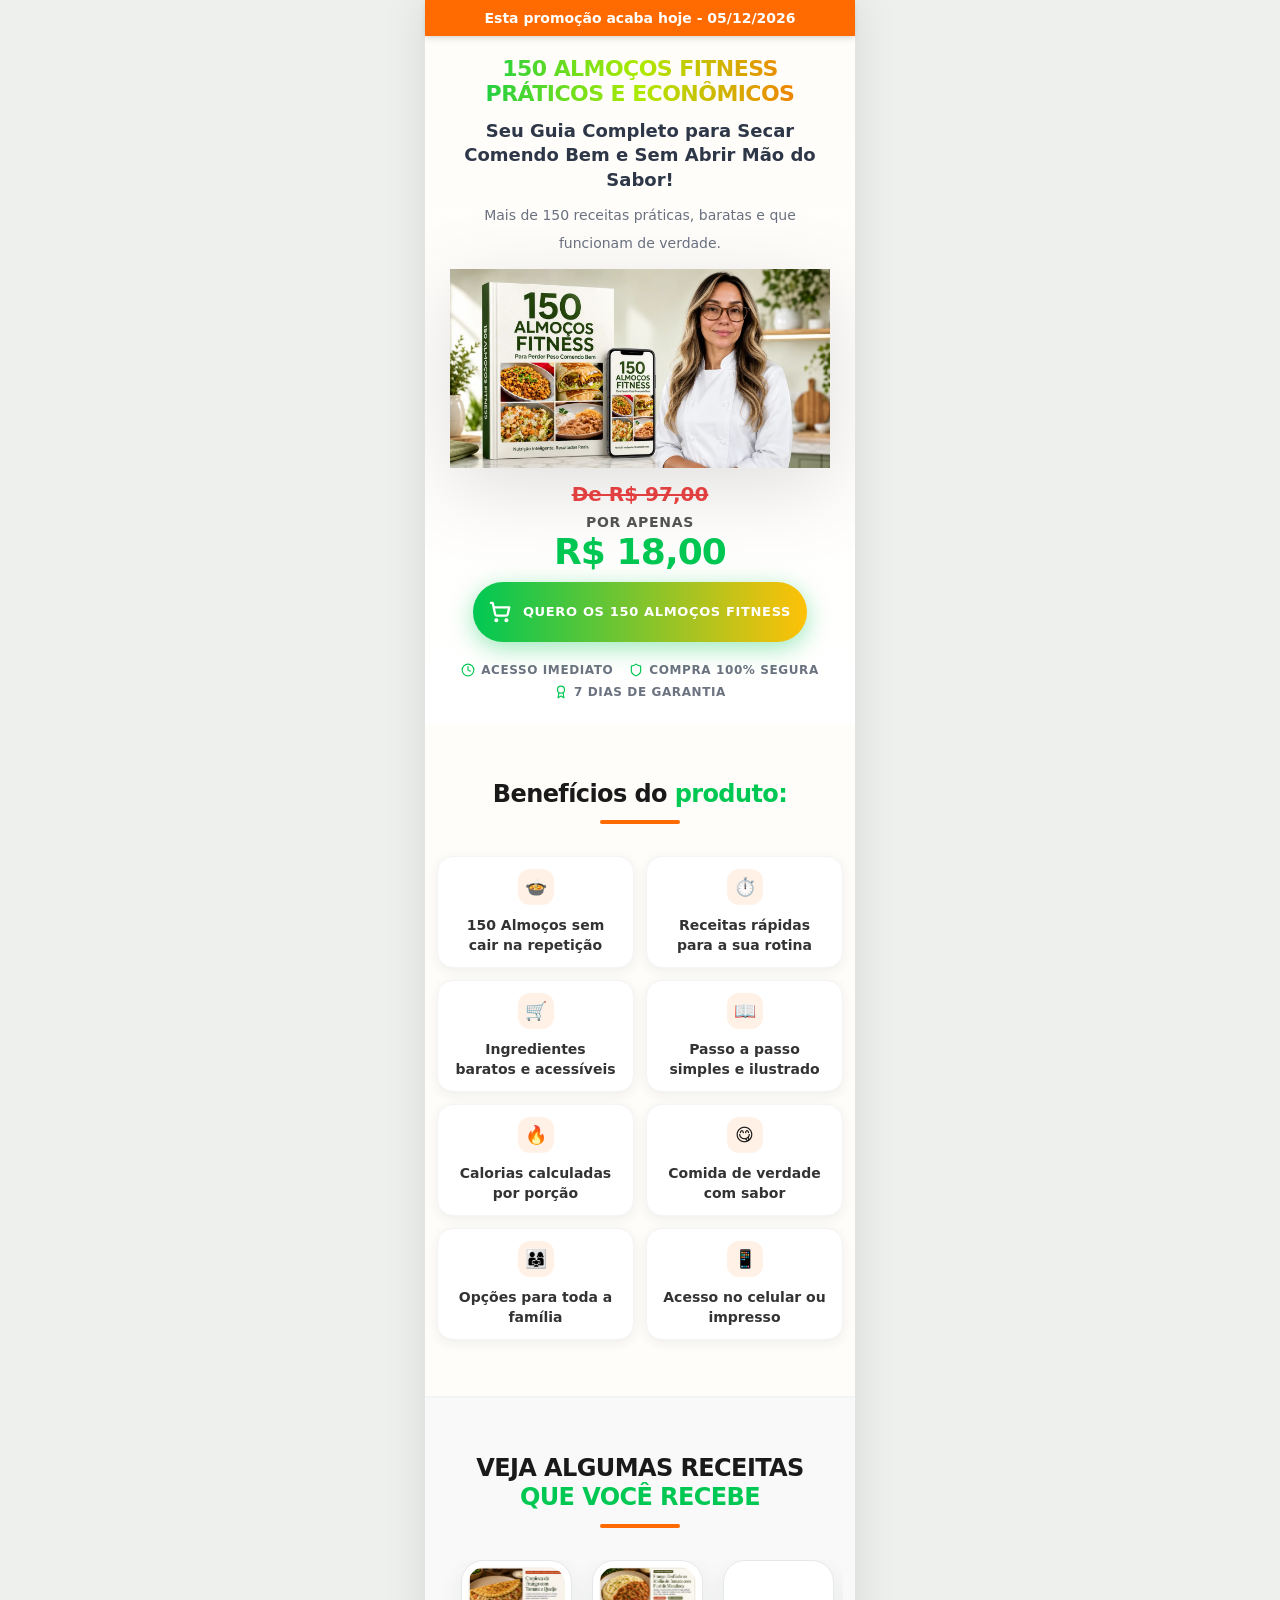
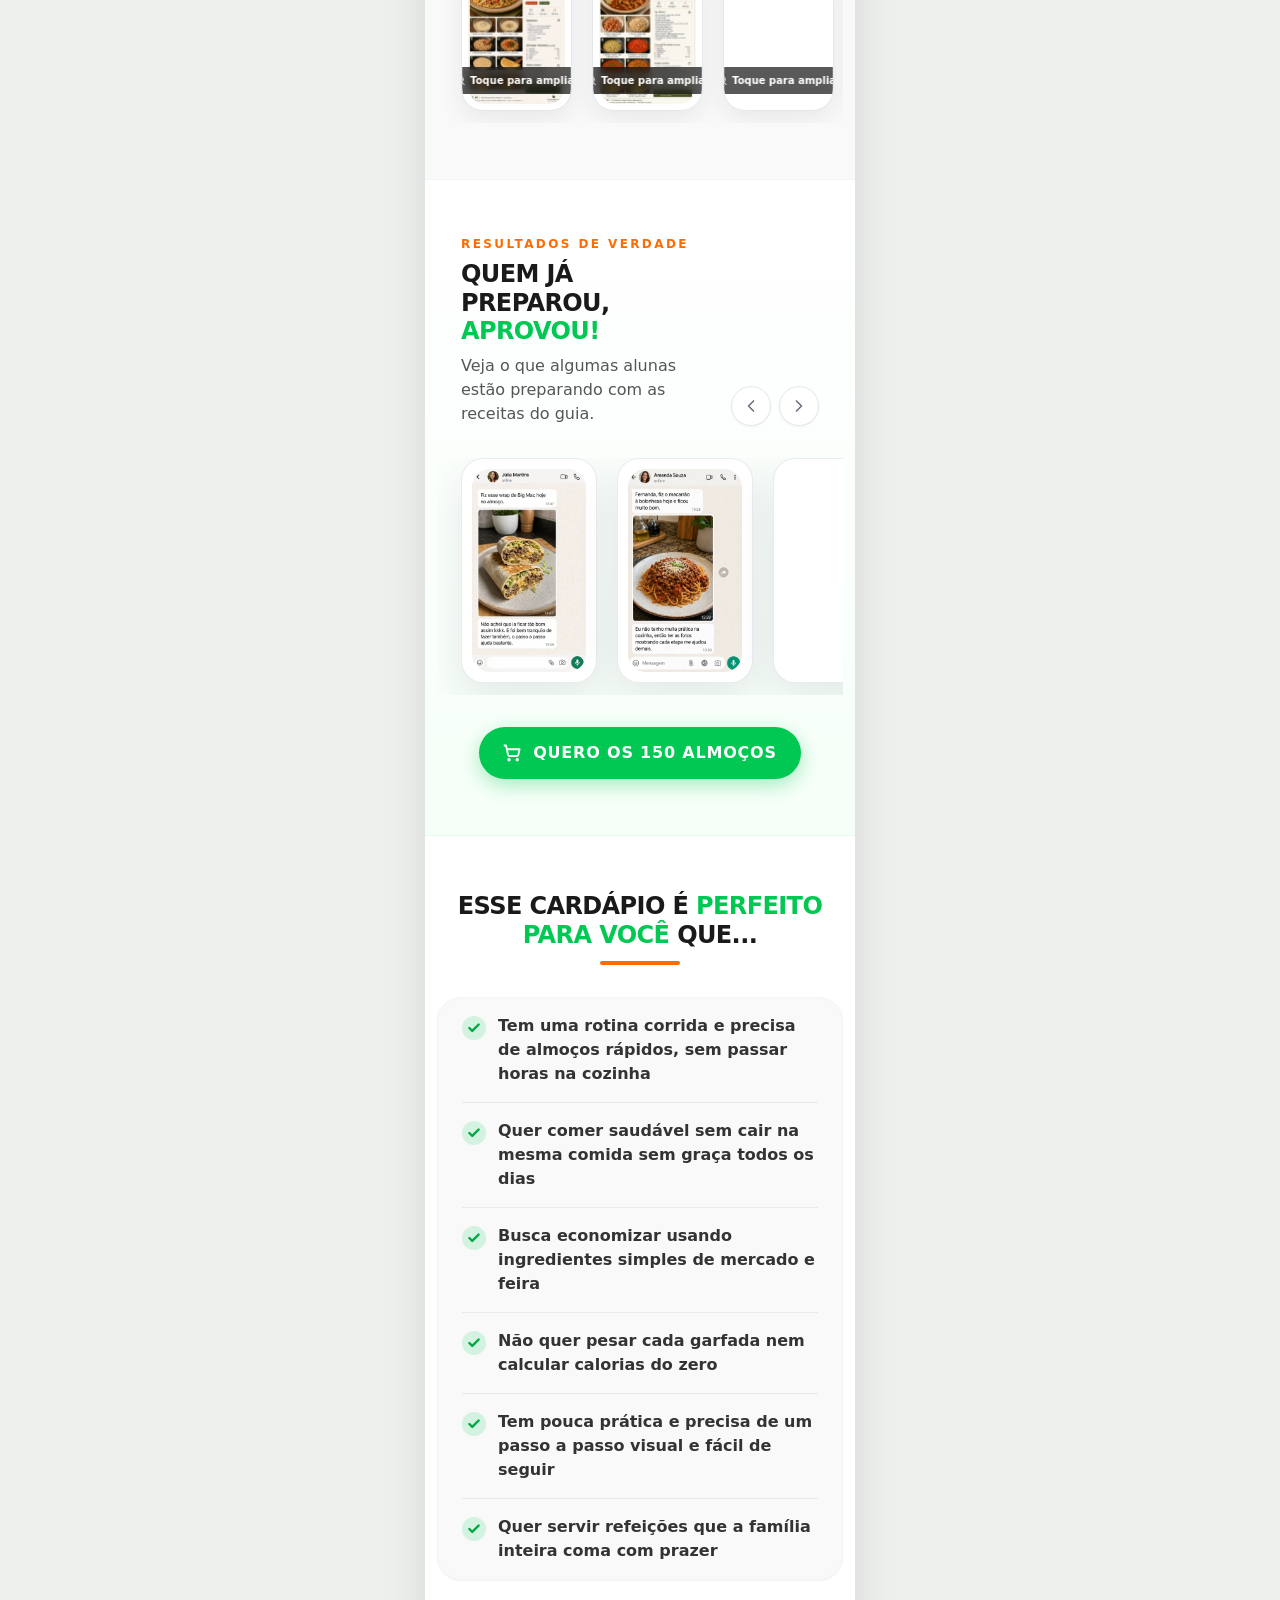
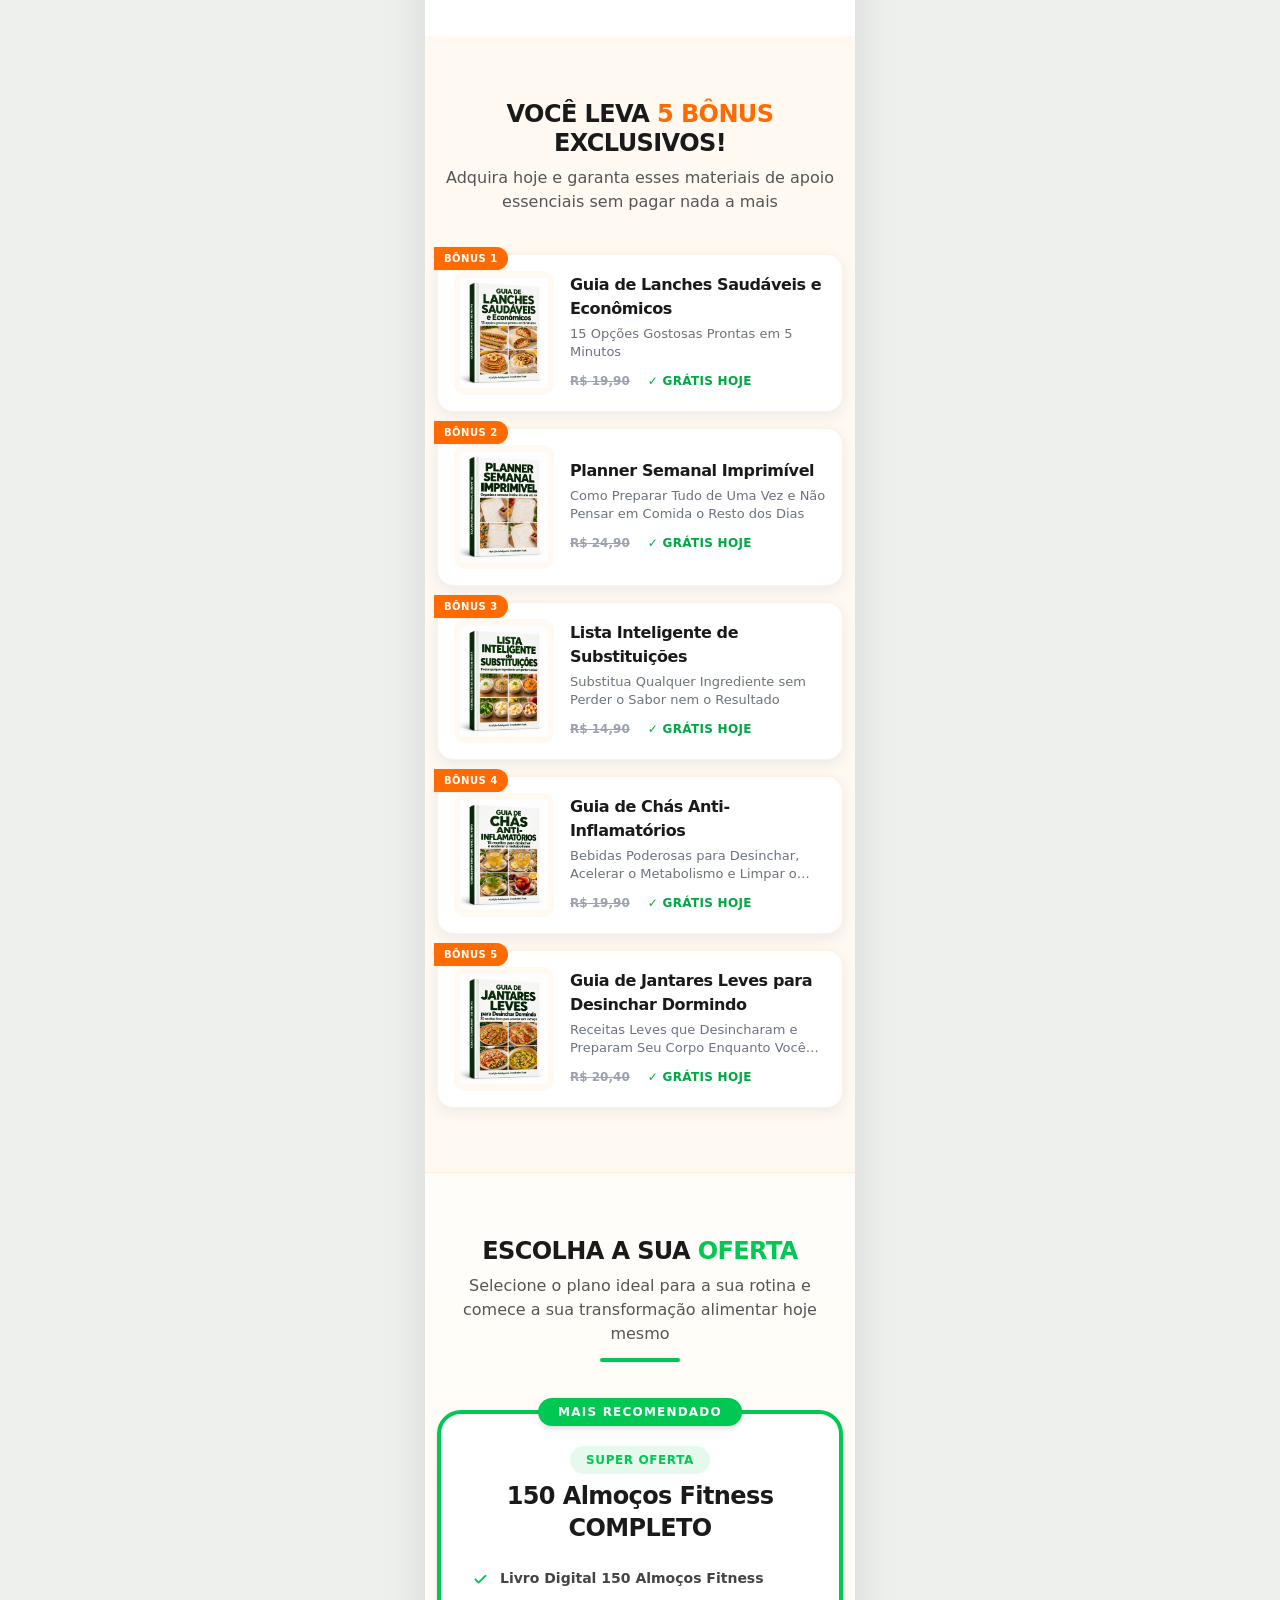
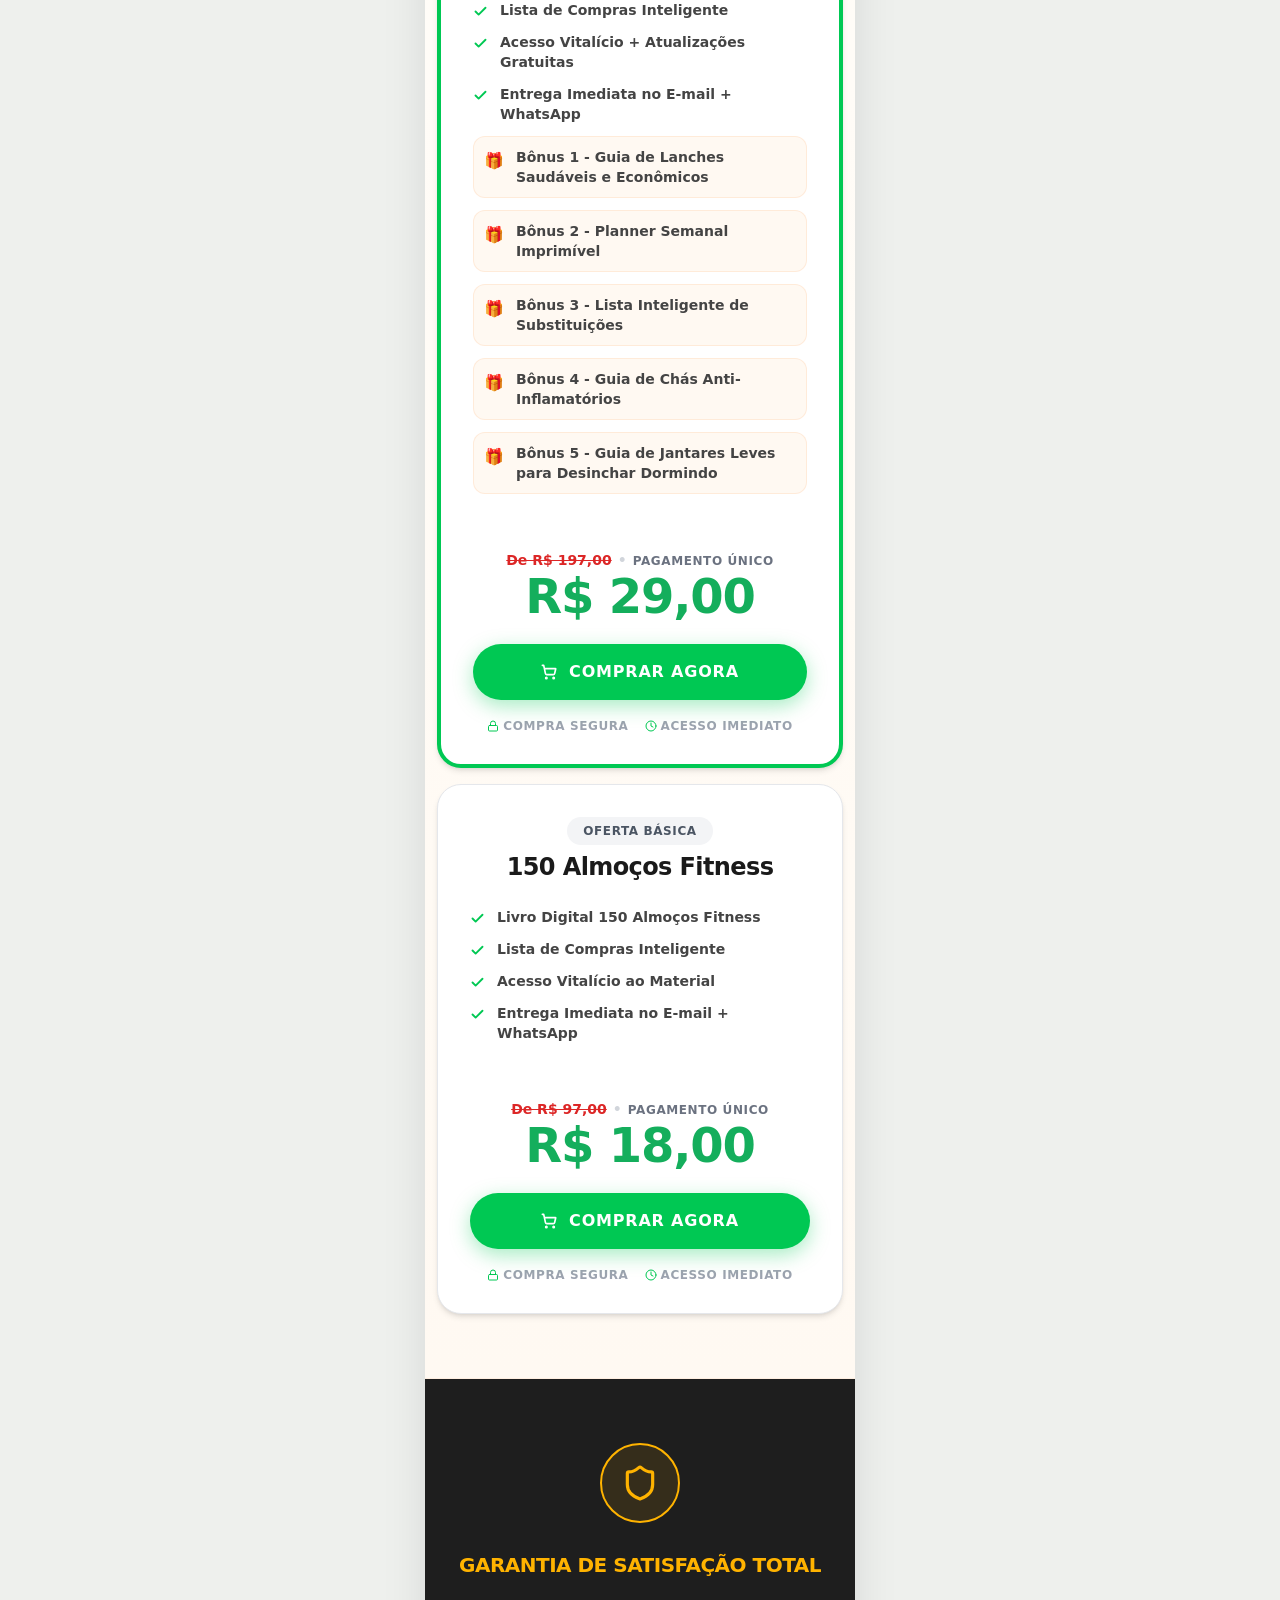
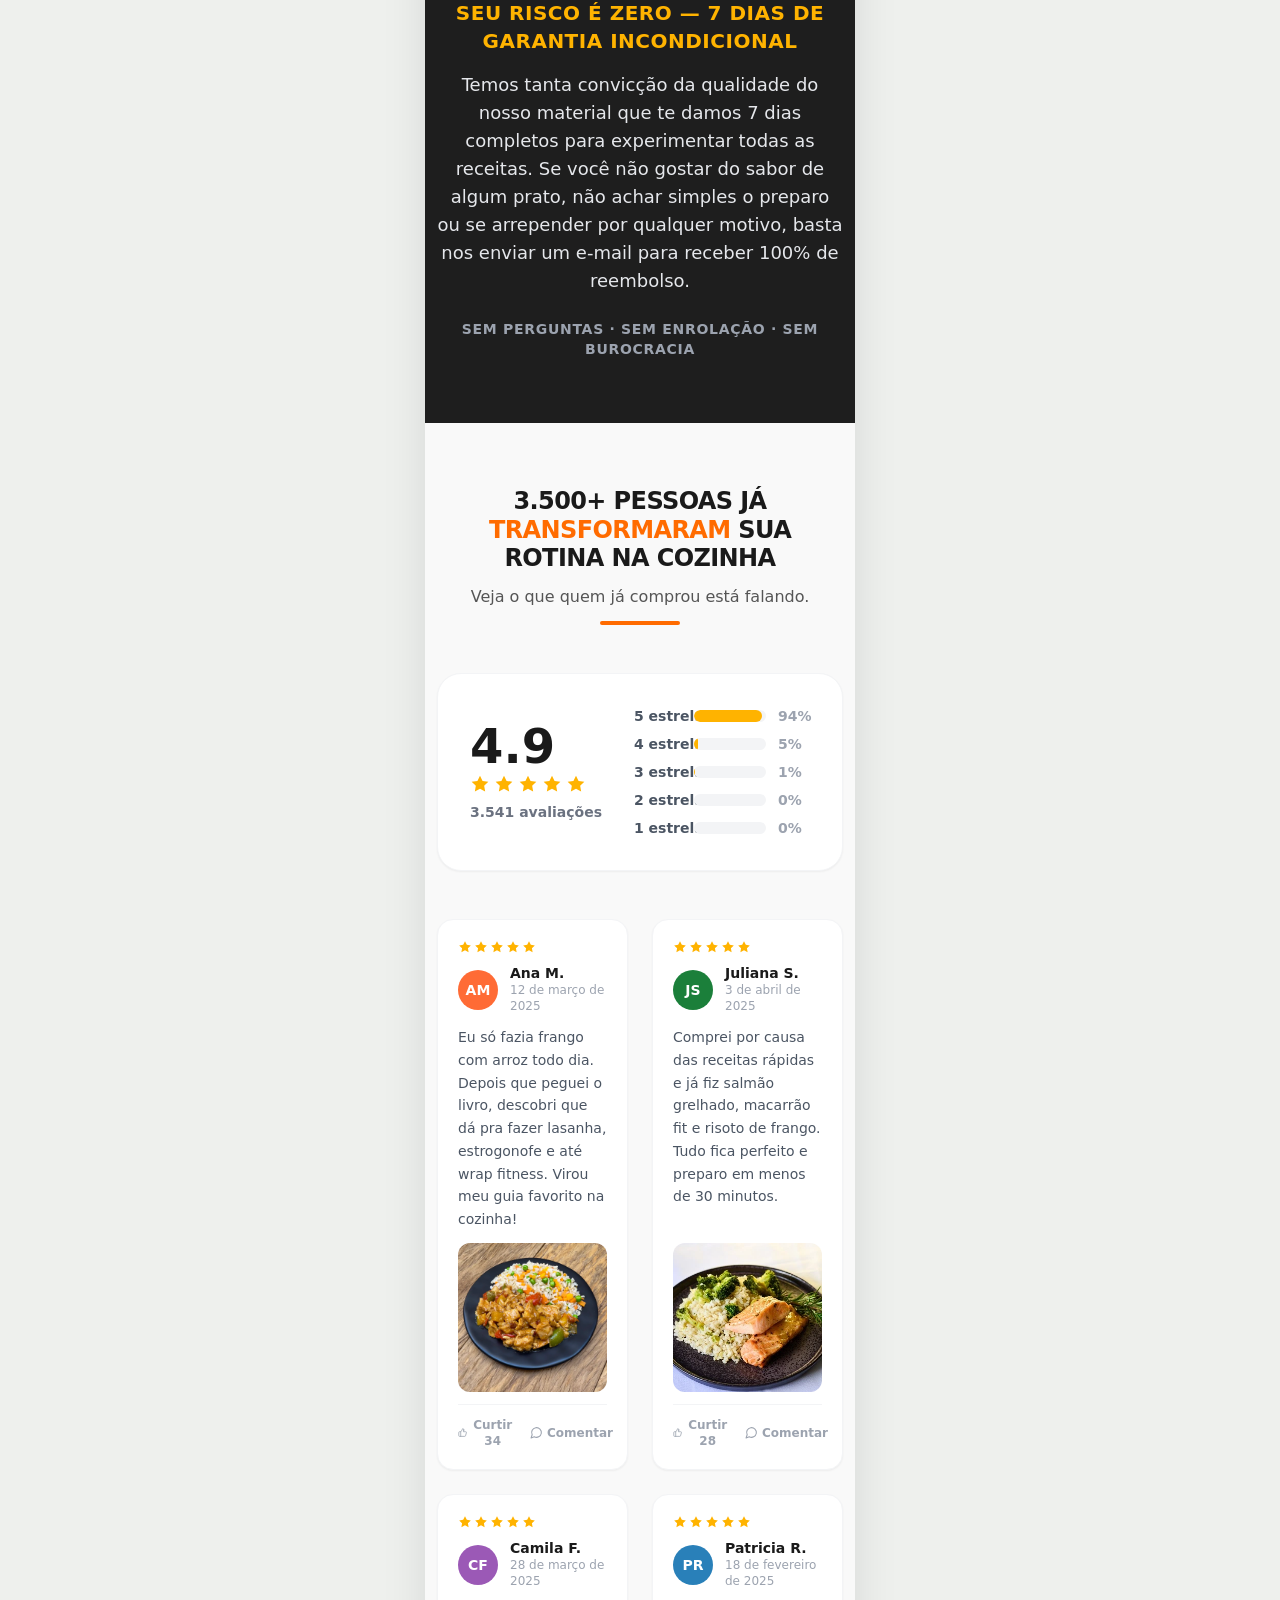
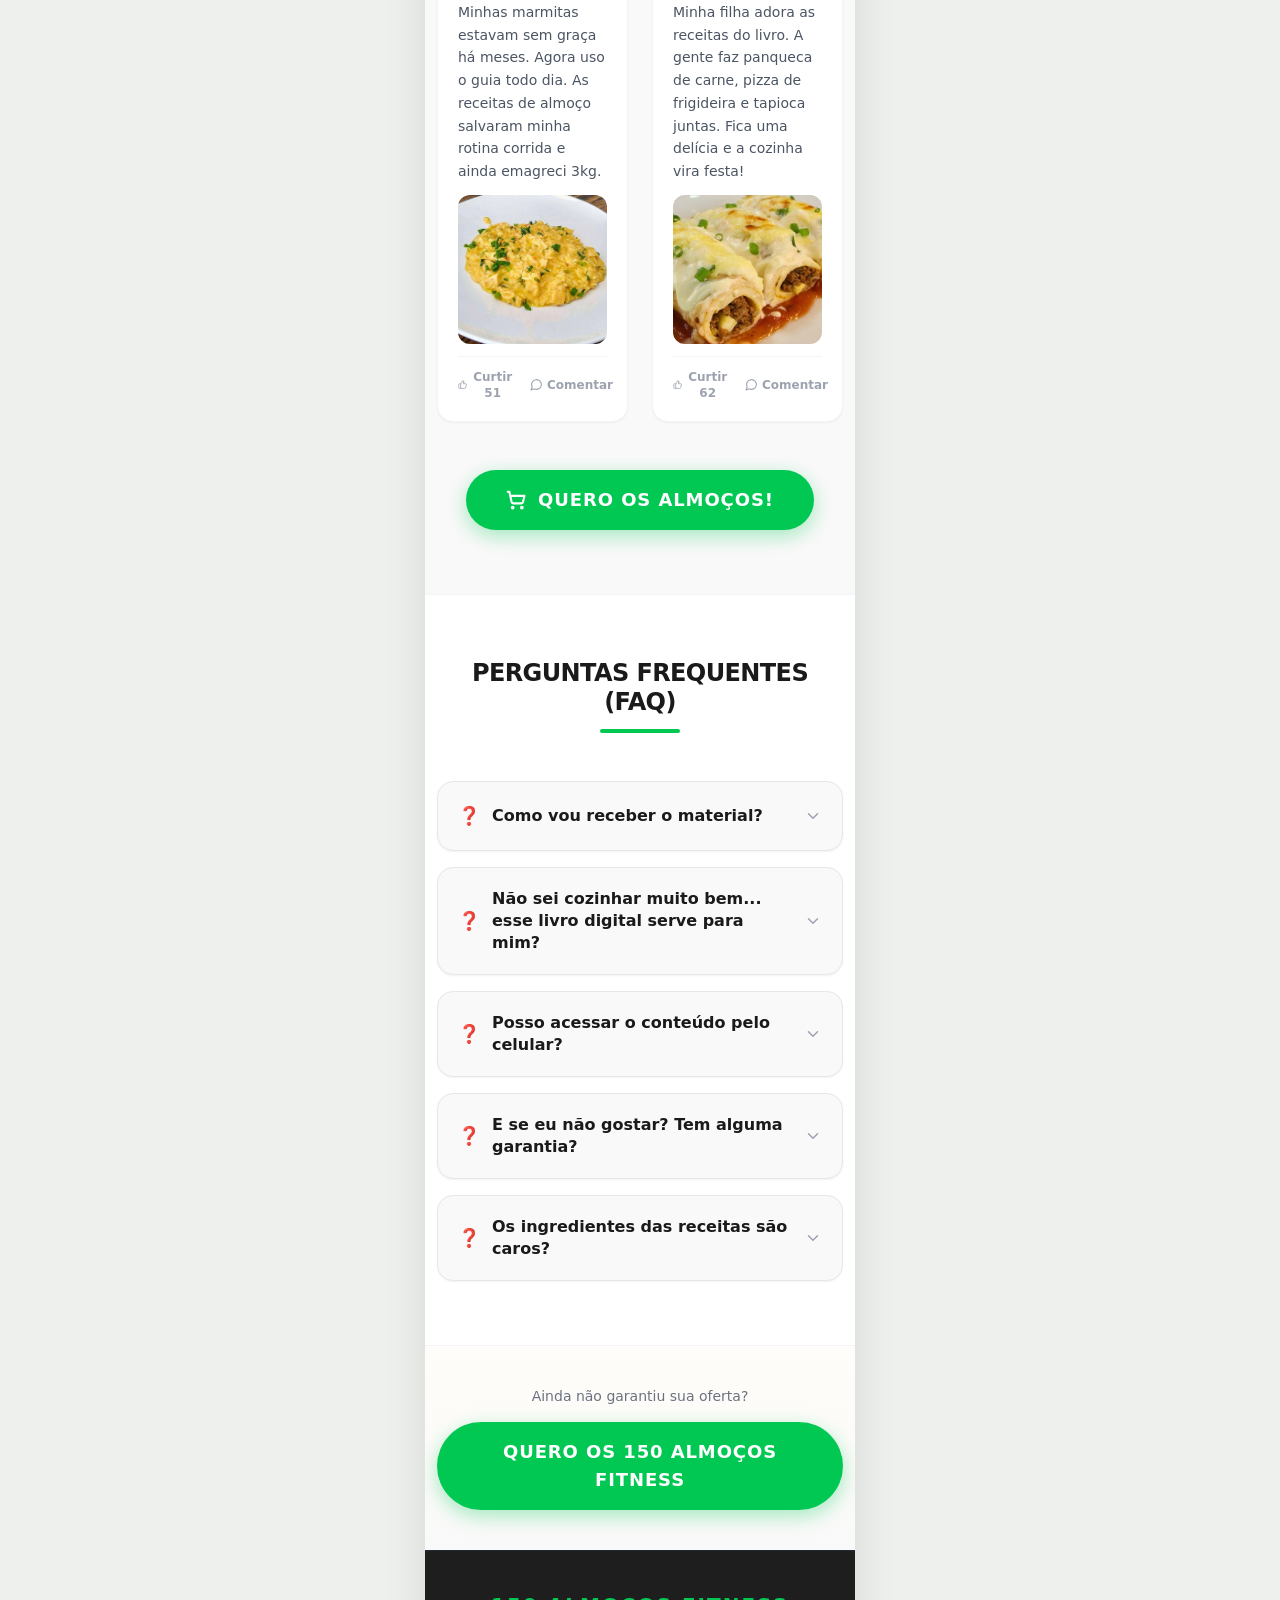
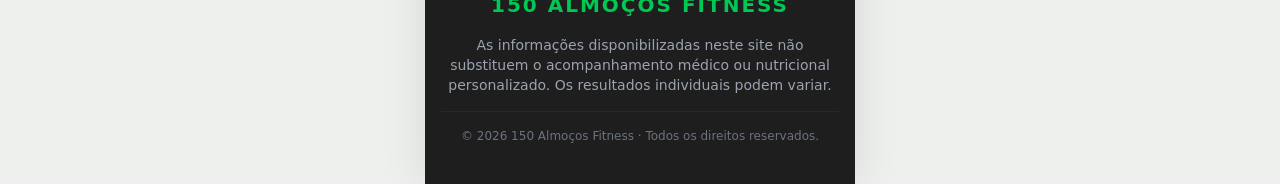
<file: 2/index.html>
<!doctype html>
<html lang="pt-BR">

<head>
  <meta charset="UTF-8" />
  <link rel="icon" type="image/svg+xml" href="../vite.svg" />
  <meta name="viewport" content="width=device-width, initial-scale=1.0" />
  <title>150 Almoços Fitness</title>
  <meta name="description" content="150 Almoços Fitness práticos, econômicos e saborosos para nunca mais ficar sem ideias na dieta." />

  <!-- Preview de compartilhamento (WhatsApp, Facebook, Telegram e X) -->
  <meta property="og:type" content="website" />
  <meta property="og:locale" content="pt_BR" />
  <meta property="og:url" content="https://almocosfitness.online/" />
  <meta property="og:site_name" content="150 Almoços Fitness" />
  <meta property="og:title" content="150 Almoços Fitness" />
  <meta property="og:description" content="Receitas práticas, econômicas e saborosas para comer bem sem enjoar da dieta." />
  <meta property="og:image" content="https://almocosfitness.online/preview-150-almocos-fitness.jpg" />
  <meta property="og:image:secure_url" content="https://almocosfitness.online/preview-150-almocos-fitness.jpg" />
  <meta property="og:image:type" content="image/jpeg" />
  <meta property="og:image:width" content="1200" />
  <meta property="og:image:height" content="628" />
  <meta property="og:image:alt" content="Coleção 150 Almoços Fitness, com receitas práticas, econômicas e saborosas" />
  <meta name="twitter:card" content="summary_large_image" />
  <meta name="twitter:title" content="150 Almoços Fitness" />
  <meta name="twitter:description" content="Receitas práticas, econômicas e saborosas para comer bem sem enjoar da dieta." />
  <meta name="twitter:image" content="https://almocosfitness.online/preview-150-almocos-fitness.jpg" />
  <meta name="twitter:image:alt" content="Coleção 150 Almoços Fitness" />

  <!-- Tajokefy: cole no <head>, antes dos outros scripts -->
  <script>
  (function (w, d) {
    try {
      var K = "_tjk", RE = /^[A-Za-z0-9]{20}$/, id = null;
      try { id = w.localStorage.getItem(K); } catch (e) {}
      if (!RE.test(id || "")) {
        var m = d.cookie.match(/(?:^|; )_tjk=([A-Za-z0-9]{20})/);
        id = m ? m[1] : null;
      }
      // Nunca adota o src que veio na URL: um link compartilhado juntaria pessoas diferentes.
      if (!RE.test(id || "")) {
        var c = "ABCDEFGHIJKLMNOPQRSTUVWXYZabcdefghijklmnopqrstuvwxyz0123456789", a = new Uint8Array(20);
        w.crypto.getRandomValues(a);
        id = "";
        for (var i = 0; i < 20; i++) id += c[a[i] % 62];
      }
      try { w.localStorage.setItem(K, id); } catch (e) {}
      d.cookie = K + "=" + id + "; Max-Age=34560000; Path=/; SameSite=Lax" + (w.location.protocol === "https:" ? "; Secure" : "");
      var u = new URL(w.location.href);
      if (u.searchParams.get("src") !== id) {
        u.searchParams.set("src", id);
        w.history.replaceState(w.history.state, "", u.toString());
      }
      w.__tjk = { id: id };
    } catch (e) {}
  })(window, document);
  </script>

  <!-- Abre cedo as ligações aos domínios utilizados nesta página -->
  <link rel="dns-prefetch" href="https://www.clarity.ms" />
  <link rel="dns-prefetch" href="https://checkout.hotmart.com" />
  <link rel="dns-prefetch" href="https://pay.hotmart.com" />
  <!-- Microsoft Clarity -->
  <script type="text/javascript">
      (function(c,l,a,r,i,t,y){
          c[a]=c[a]||function(){(c[a].q=c[a].q||[]).push(arguments)};
          t=l.createElement(r);t.async=1;t.src="https://www.clarity.ms/tag/"+i;
          y=l.getElementsByTagName(r)[0];y.parentNode.insertBefore(t,y);
      })(window, document, "clarity", "script", "x4e2m6yo77");
  </script>
  <link rel="stylesheet" href="../assets/index-DYnUfONv.css">
</head>

<body>
  <div id="root"><div class="mobile-first-offer min-h-screen bg-[#FDFDFD] text-[#1A1A1A] font-sans antialiased"><div class="fixed top-0 left-0 right-0 z-50 bg-[#FF6B00] text-white text-center py-2 px-4 text-xs sm:text-sm font-bold shadow-md flex items-center justify-center"><span>Esta promoção acaba hoje - <span data-hoje>04/11/2026</span></span></div><header class="bg-gradient-to-b from-[#FFFDF9] to-[#FFFFFF] pt-14 sm:pt-20 pb-6 sm:pb-10 px-4 sm:px-6"><div class="front-hero-content max-w-4xl mx-auto text-center w-full flex flex-col"><h1 class="front-hero-title text-[22px] sm:text-3xl md:text-4xl lg:text-5xl font-black leading-[1.15] sm:leading-tight tracking-tight uppercase mb-2 max-w-2xl mx-auto bg-gradient-to-r from-[#00C853] via-[#AEEA00] to-[#FF6B00] bg-clip-text text-transparent pb-1">150 Almoços Fitness Práticos e Econômicos</h1><h2 class="front-hero-subtitle text-lg sm:text-2xl md:text-3xl font-extrabold text-[#2D3748] max-w-3xl mx-auto leading-snug mb-2">Seu Guia Completo para Secar Comendo Bem e Sem Abrir Mão do Sabor!</h2><p class="front-hero-description text-gray-500 text-[14px] sm:text-lg md:text-xl font-medium max-w-2xl mx-auto leading-relaxed mb-3 sm:mb-5 px-2 sm:px-0">Mais de 150 receitas práticas, baratas e que funcionam de verdade.</p><div class="front-hero-mockup mb-3 sm:mb-6 relative flex justify-center max-w-[380px] sm:max-w-xl md:max-w-2xl lg:max-w-3xl mx-auto"><div class="absolute inset-0 bg-gradient-to-tr from-[#00C853]/10 to-[#FF6B00]/10 rounded-full filter blur-3xl opacity-50 -z-10 w-80 h-80 sm:w-[480px] sm:h-[480px] mx-auto my-auto"></div><img src="../mockup_almocos_fit.webp" alt="150 Almoços Fitness Combo Completo" class="w-full h-auto object-contain transform hover:scale-102 transition duration-500 drop-shadow-[0_20px_40px_rgba(0,0,0,0.12)]" width="900" height="506" fetchpriority="high" decoding="async"></div><div class="mb-3 flex flex-col items-center justify-center text-center"><span class="text-[#EF4444] text-base sm:text-xl font-extrabold line-through decoration-[#EF4444] decoration-2">De R$ 97,00</span><span class="text-[#555555] text-xs sm:text-sm font-bold uppercase tracking-wider mt-1">por apenas</span><span class="front-hero-price text-[#00C853] text-4xl sm:text-6xl md:text-7xl font-black tracking-tight mt-0.5">R$ 18,00</span></div><div class="mb-3 sm:mb-4"><button class="bg-[#00C853] hover:bg-[#00B248] text-white font-extrabold py-4 px-8 sm:px-10 rounded-full shadow-[0_6px_20px_rgba(0,200,83,0.35)] hover:shadow-[0_10px_25px_rgba(0,200,83,0.5)] transform transition duration-300 hover:scale-105 active:scale-95 inline-flex items-center justify-center gap-3 uppercase tracking-wider text-sm sm:text-base md:text-lg animate-pulse-cta  !whitespace-nowrap !py-4 !px-4 !text-[13px] animate-pulse-cta !bg-gradient-to-r !from-[#00C853] !to-[#FFC107] hover:!from-[#00B248] hover:!to-[#FFB300] !border-0 shadow-[0_6px_25px_rgba(0,200,83,0.4)] hover:shadow-[0_10px_30px_rgba(0,200,83,0.6)]"><svg xmlns="http://www.w3.org/2000/svg" width="20" height="20" viewBox="0 0 24 24" fill="none" stroke="currentColor" stroke-width="2.5" stroke-linecap="round" stroke-linejoin="round" class="lucide lucide-shopping-cart sm:w-[22px] sm:h-[22px]"><circle cx="8" cy="21" r="1"></circle><circle cx="19" cy="21" r="1"></circle><path d="M2.05 2.05h2l2.66 12.42a2 2 0 0 0 2 1.58h9.78a2 2 0 0 0 1.95-1.57l1.65-7.43H5.12"></path></svg>QUERO OS 150 ALMOÇOS FITNESS</button></div><div class="flex flex-wrap items-center justify-center gap-x-4 gap-y-1.5 mt-1 text-xs text-gray-500 font-bold uppercase tracking-wider"><div class="flex items-center gap-1.5"><svg xmlns="http://www.w3.org/2000/svg" width="14" height="14" viewBox="0 0 24 24" fill="none" stroke="currentColor" stroke-width="2" stroke-linecap="round" stroke-linejoin="round" class="lucide lucide-clock text-[#00C853]"><circle cx="12" cy="12" r="10"></circle><polyline points="12 6 12 12 16 14"></polyline></svg><span>Acesso Imediato</span></div><div class="flex items-center gap-1.5"><svg xmlns="http://www.w3.org/2000/svg" width="14" height="14" viewBox="0 0 24 24" fill="none" stroke="currentColor" stroke-width="2" stroke-linecap="round" stroke-linejoin="round" class="lucide lucide-shield text-[#00C853]"><path d="M20 13c0 5-3.5 7.5-7.66 8.95a1 1 0 0 1-.67-.01C7.5 20.5 4 18 4 13V6a1 1 0 0 1 1-1c2 0 4.5-1.2 6.24-2.72a1.17 1.17 0 0 1 1.52 0C14.51 3.81 17 5 19 5a1 1 0 0 1 1 1z"></path></svg><span>Compra 100% Segura</span></div><div class="flex items-center gap-1.5"><svg xmlns="http://www.w3.org/2000/svg" width="14" height="14" viewBox="0 0 24 24" fill="none" stroke="currentColor" stroke-width="2" stroke-linecap="round" stroke-linejoin="round" class="lucide lucide-award text-[#00C853]"><circle cx="12" cy="8" r="6"></circle><path d="M15.477 12.89 17 22l-5-3-5 3 1.523-9.11"></path></svg><span>7 Dias de Garantia</span></div></div></div></header><section class="border-b border-gray-100 bg-[#FFFDF9] px-3 py-9 sm:px-4 sm:py-14"><div class="mx-auto max-w-5xl"><div class="mb-6 text-center sm:mb-8"><h2 class="text-[28px] font-black leading-tight tracking-tight text-[#1A1A1A] sm:text-3xl md:text-4xl">Benefícios do <span class="text-[#00C853]">produto:</span></h2><div class="mx-auto mt-3 h-1 w-20 rounded-full bg-[#FF6B00]"></div></div><div class="front-benefits-grid grid grid-cols-2 gap-3 sm:gap-4 md:grid-cols-4"><div class="flex h-[118px] flex-col items-center justify-center gap-2.5 rounded-2xl border border-gray-100 bg-white px-3 py-3 text-center shadow-[0_3px_12px_rgba(31,41,55,0.07)] transition duration-300 hover:-translate-y-0.5 hover:border-[#00C853]/30 hover:shadow-md sm:h-[112px] sm:px-4"><span class="flex h-9 w-9 flex-shrink-0 items-center justify-center rounded-xl bg-[#FFF1E6] text-lg">🍲</span><p class="text-[11.5px] font-extrabold leading-[1.25] text-[#333333] sm:text-sm">150 Almoços sem cair na repetição</p></div><div class="flex h-[118px] flex-col items-center justify-center gap-2.5 rounded-2xl border border-gray-100 bg-white px-3 py-3 text-center shadow-[0_3px_12px_rgba(31,41,55,0.07)] transition duration-300 hover:-translate-y-0.5 hover:border-[#00C853]/30 hover:shadow-md sm:h-[112px] sm:px-4"><span class="flex h-9 w-9 flex-shrink-0 items-center justify-center rounded-xl bg-[#FFF1E6] text-lg">⏱️</span><p class="text-[11.5px] font-extrabold leading-[1.25] text-[#333333] sm:text-sm">Receitas rápidas para a sua rotina</p></div><div class="flex h-[118px] flex-col items-center justify-center gap-2.5 rounded-2xl border border-gray-100 bg-white px-3 py-3 text-center shadow-[0_3px_12px_rgba(31,41,55,0.07)] transition duration-300 hover:-translate-y-0.5 hover:border-[#00C853]/30 hover:shadow-md sm:h-[112px] sm:px-4"><span class="flex h-9 w-9 flex-shrink-0 items-center justify-center rounded-xl bg-[#FFF1E6] text-lg">🛒</span><p class="text-[11.5px] font-extrabold leading-[1.25] text-[#333333] sm:text-sm">Ingredientes baratos e acessíveis</p></div><div class="flex h-[118px] flex-col items-center justify-center gap-2.5 rounded-2xl border border-gray-100 bg-white px-3 py-3 text-center shadow-[0_3px_12px_rgba(31,41,55,0.07)] transition duration-300 hover:-translate-y-0.5 hover:border-[#00C853]/30 hover:shadow-md sm:h-[112px] sm:px-4"><span class="flex h-9 w-9 flex-shrink-0 items-center justify-center rounded-xl bg-[#FFF1E6] text-lg">📖</span><p class="text-[11.5px] font-extrabold leading-[1.25] text-[#333333] sm:text-sm">Passo a passo simples e ilustrado</p></div><div class="flex h-[118px] flex-col items-center justify-center gap-2.5 rounded-2xl border border-gray-100 bg-white px-3 py-3 text-center shadow-[0_3px_12px_rgba(31,41,55,0.07)] transition duration-300 hover:-translate-y-0.5 hover:border-[#00C853]/30 hover:shadow-md sm:h-[112px] sm:px-4"><span class="flex h-9 w-9 flex-shrink-0 items-center justify-center rounded-xl bg-[#FFF1E6] text-lg">🔥</span><p class="text-[11.5px] font-extrabold leading-[1.25] text-[#333333] sm:text-sm">Calorias calculadas por porção</p></div><div class="flex h-[118px] flex-col items-center justify-center gap-2.5 rounded-2xl border border-gray-100 bg-white px-3 py-3 text-center shadow-[0_3px_12px_rgba(31,41,55,0.07)] transition duration-300 hover:-translate-y-0.5 hover:border-[#00C853]/30 hover:shadow-md sm:h-[112px] sm:px-4"><span class="flex h-9 w-9 flex-shrink-0 items-center justify-center rounded-xl bg-[#FFF1E6] text-lg">😋</span><p class="text-[11.5px] font-extrabold leading-[1.25] text-[#333333] sm:text-sm">Comida de verdade com sabor</p></div><div class="flex h-[118px] flex-col items-center justify-center gap-2.5 rounded-2xl border border-gray-100 bg-white px-3 py-3 text-center shadow-[0_3px_12px_rgba(31,41,55,0.07)] transition duration-300 hover:-translate-y-0.5 hover:border-[#00C853]/30 hover:shadow-md sm:h-[112px] sm:px-4"><span class="flex h-9 w-9 flex-shrink-0 items-center justify-center rounded-xl bg-[#FFF1E6] text-lg">👨‍👩‍👧</span><p class="text-[11.5px] font-extrabold leading-[1.25] text-[#333333] sm:text-sm">Opções para toda a família</p></div><div class="flex h-[118px] flex-col items-center justify-center gap-2.5 rounded-2xl border border-gray-100 bg-white px-3 py-3 text-center shadow-[0_3px_12px_rgba(31,41,55,0.07)] transition duration-300 hover:-translate-y-0.5 hover:border-[#00C853]/30 hover:shadow-md sm:h-[112px] sm:px-4"><span class="flex h-9 w-9 flex-shrink-0 items-center justify-center rounded-xl bg-[#FFF1E6] text-lg">📱</span><p class="text-[11.5px] font-extrabold leading-[1.25] text-[#333333] sm:text-sm">Acesso no celular ou impresso</p></div></div></div></section><section aria-labelledby="inside-books-title" class="overflow-hidden border-y border-gray-100 bg-[#F9F9F9] py-9 sm:py-14"><div class="mx-auto max-w-5xl px-3 sm:px-6"><div class="mb-6 text-center sm:mb-8"><h2 id="inside-books-title" class="text-[24px] font-black uppercase leading-[1.05] tracking-tight text-[#1A1A1A] sm:text-3xl sm:leading-tight md:text-4xl"><span class="block">Veja algumas receitas</span><span class="block text-[#00C853]">que você recebe</span></h2><div class="mx-auto mt-3 h-1 w-20 rounded-full bg-[#FF6B00]"></div></div><div class="front-testimonials-scroll -mx-3 flex snap-x snap-mandatory gap-3 overflow-x-auto px-3 pb-3 sm:-mx-6 sm:gap-5 sm:px-6" aria-label="Páginas internas dos livros"><button type="button" aria-label="Ampliar página interna do livro com receita de crepioca de frango, tomate e queijo" class="group relative w-[88vw] max-w-[390px] shrink-0 snap-start overflow-hidden rounded-[22px] border border-gray-200 bg-white p-1.5 shadow-[0_8px_24px_rgba(31,41,55,0.08)] [scroll-snap-stop:always] sm:w-[46%] sm:snap-center lg:w-[31%]"><img src="../crepioca_frango_tomate_pagina_ebook_mini.webp" alt="Página interna do livro com receita de crepioca de frango, tomate e queijo" class="h-auto w-full rounded-[17px]" loading="lazy" decoding="async"><span class="absolute bottom-4 left-1/2 flex -translate-x-1/2 items-center gap-1 whitespace-nowrap rounded-full bg-black/65 px-3 py-1.5 text-[10px] font-bold text-white backdrop-blur-sm"><svg xmlns="http://www.w3.org/2000/svg" width="12" height="12" viewBox="0 0 24 24" fill="none" stroke="currentColor" stroke-width="2" stroke-linecap="round" stroke-linejoin="round" class="lucide lucide-zoom-in "><circle cx="11" cy="11" r="8"></circle><line x1="21" x2="16.65" y1="21" y2="16.65"></line><line x1="11" x2="11" y1="8" y2="14"></line><line x1="8" x2="14" y1="11" y2="11"></line></svg> Toque para ampliar</span></button><button type="button" aria-label="Ampliar página interna do livro com receita de frango desfiado ao molho de tomate" class="group relative w-[88vw] max-w-[390px] shrink-0 snap-start overflow-hidden rounded-[22px] border border-gray-200 bg-white p-1.5 shadow-[0_8px_24px_rgba(31,41,55,0.08)] [scroll-snap-stop:always] sm:w-[46%] sm:snap-center lg:w-[31%]"><img src="../frango_desfiado_molho_de_tomate_pagina_ebook_mini.webp" alt="Página interna do livro com receita de frango desfiado ao molho de tomate" class="h-auto w-full rounded-[17px]" loading="lazy" decoding="async"><span class="absolute bottom-4 left-1/2 flex -translate-x-1/2 items-center gap-1 whitespace-nowrap rounded-full bg-black/65 px-3 py-1.5 text-[10px] font-bold text-white backdrop-blur-sm"><svg xmlns="http://www.w3.org/2000/svg" width="12" height="12" viewBox="0 0 24 24" fill="none" stroke="currentColor" stroke-width="2" stroke-linecap="round" stroke-linejoin="round" class="lucide lucide-zoom-in "><circle cx="11" cy="11" r="8"></circle><line x1="21" x2="16.65" y1="21" y2="16.65"></line><line x1="11" x2="11" y1="8" y2="14"></line><line x1="8" x2="14" y1="11" y2="11"></line></svg> Toque para ampliar</span></button><button type="button" aria-label="Ampliar página interna do livro com receita de lasanha de carne moída" class="group relative w-[88vw] max-w-[390px] shrink-0 snap-start overflow-hidden rounded-[22px] border border-gray-200 bg-white p-1.5 shadow-[0_8px_24px_rgba(31,41,55,0.08)] [scroll-snap-stop:always] sm:w-[46%] sm:snap-center lg:w-[31%]"><img src="../lasanha_carne_moida_pagina_ebook_mini.webp" alt="Página interna do livro com receita de lasanha de carne moída" class="h-auto w-full rounded-[17px]" loading="lazy" decoding="async"><span class="absolute bottom-4 left-1/2 flex -translate-x-1/2 items-center gap-1 whitespace-nowrap rounded-full bg-black/65 px-3 py-1.5 text-[10px] font-bold text-white backdrop-blur-sm"><svg xmlns="http://www.w3.org/2000/svg" width="12" height="12" viewBox="0 0 24 24" fill="none" stroke="currentColor" stroke-width="2" stroke-linecap="round" stroke-linejoin="round" class="lucide lucide-zoom-in "><circle cx="11" cy="11" r="8"></circle><line x1="21" x2="16.65" y1="21" y2="16.65"></line><line x1="11" x2="11" y1="8" y2="14"></line><line x1="8" x2="14" y1="11" y2="11"></line></svg> Toque para ampliar</span></button><button type="button" aria-label="Ampliar página interna do livro com receita de macarrão talharim" class="group relative w-[88vw] max-w-[390px] shrink-0 snap-start overflow-hidden rounded-[22px] border border-gray-200 bg-white p-1.5 shadow-[0_8px_24px_rgba(31,41,55,0.08)] [scroll-snap-stop:always] sm:w-[46%] sm:snap-center lg:w-[31%]"><img src="../macarrao_talharim_pagina_ebook_mini.webp" alt="Página interna do livro com receita de macarrão talharim" class="h-auto w-full rounded-[17px]" loading="lazy" decoding="async"><span class="absolute bottom-4 left-1/2 flex -translate-x-1/2 items-center gap-1 whitespace-nowrap rounded-full bg-black/65 px-3 py-1.5 text-[10px] font-bold text-white backdrop-blur-sm"><svg xmlns="http://www.w3.org/2000/svg" width="12" height="12" viewBox="0 0 24 24" fill="none" stroke="currentColor" stroke-width="2" stroke-linecap="round" stroke-linejoin="round" class="lucide lucide-zoom-in "><circle cx="11" cy="11" r="8"></circle><line x1="21" x2="16.65" y1="21" y2="16.65"></line><line x1="11" x2="11" y1="8" y2="14"></line><line x1="8" x2="14" y1="11" y2="11"></line></svg> Toque para ampliar</span></button><button type="button" aria-label="Ampliar página interna do livro com receita de panqueca de carne moída" class="group relative w-[88vw] max-w-[390px] shrink-0 snap-start overflow-hidden rounded-[22px] border border-gray-200 bg-white p-1.5 shadow-[0_8px_24px_rgba(31,41,55,0.08)] [scroll-snap-stop:always] sm:w-[46%] sm:snap-center lg:w-[31%]"><img src="../panqueca_carne_moida_pagina_ebook_mini.webp" alt="Página interna do livro com receita de panqueca de carne moída" class="h-auto w-full rounded-[17px]" loading="lazy" decoding="async"><span class="absolute bottom-4 left-1/2 flex -translate-x-1/2 items-center gap-1 whitespace-nowrap rounded-full bg-black/65 px-3 py-1.5 text-[10px] font-bold text-white backdrop-blur-sm"><svg xmlns="http://www.w3.org/2000/svg" width="12" height="12" viewBox="0 0 24 24" fill="none" stroke="currentColor" stroke-width="2" stroke-linecap="round" stroke-linejoin="round" class="lucide lucide-zoom-in "><circle cx="11" cy="11" r="8"></circle><line x1="21" x2="16.65" y1="21" y2="16.65"></line><line x1="11" x2="11" y1="8" y2="14"></line><line x1="8" x2="14" y1="11" y2="11"></line></svg> Toque para ampliar</span></button><button type="button" aria-label="Ampliar página interna do livro com receita de wrap estilo big mac" class="group relative w-[88vw] max-w-[390px] shrink-0 snap-start overflow-hidden rounded-[22px] border border-gray-200 bg-white p-1.5 shadow-[0_8px_24px_rgba(31,41,55,0.08)] [scroll-snap-stop:always] sm:w-[46%] sm:snap-center lg:w-[31%]"><img src="../wrap_big_mac_pagina_ebook_mini.webp" alt="Página interna do livro com receita de wrap estilo Big Mac" class="h-auto w-full rounded-[17px]" loading="lazy" decoding="async"><span class="absolute bottom-4 left-1/2 flex -translate-x-1/2 items-center gap-1 whitespace-nowrap rounded-full bg-black/65 px-3 py-1.5 text-[10px] font-bold text-white backdrop-blur-sm"><svg xmlns="http://www.w3.org/2000/svg" width="12" height="12" viewBox="0 0 24 24" fill="none" stroke="currentColor" stroke-width="2" stroke-linecap="round" stroke-linejoin="round" class="lucide lucide-zoom-in "><circle cx="11" cy="11" r="8"></circle><line x1="21" x2="16.65" y1="21" y2="16.65"></line><line x1="11" x2="11" y1="8" y2="14"></line><line x1="8" x2="14" y1="11" y2="11"></line></svg> Toque para ampliar</span></button></div><div class="mt-3 flex items-center justify-center gap-1.5 text-[#00A844]/70 sm:hidden" aria-hidden="true"><span class="text-[11px] font-extrabold uppercase tracking-[0.14em]">Arraste para ver mais</span><svg xmlns="http://www.w3.org/2000/svg" width="15" height="15" viewBox="0 0 24 24" fill="none" stroke="currentColor" stroke-width="2.5" stroke-linecap="round" stroke-linejoin="round" class="lucide lucide-chevron-right "><path d="m9 18 6-6-6-6"></path></svg></div></div></section><section aria-labelledby="front-testimonials-title" class="overflow-hidden border-b border-[#00C853]/10 bg-gradient-to-b from-white to-[#F6FFF8] py-9 sm:py-14"><div class="mx-auto max-w-5xl px-3 sm:px-6"><div class="mb-6 flex items-end justify-between gap-5 sm:mb-8"><div class="mx-auto max-w-2xl text-center sm:mx-0 sm:text-left"><p class="mb-2 hidden text-xs font-black uppercase tracking-[0.2em] text-[#FF6B00] sm:block">Resultados de verdade</p><h2 id="front-testimonials-title" class="text-[29px] font-black leading-[1.05] tracking-[-0.035em] text-[#1A1A1A] sm:text-3xl sm:uppercase sm:leading-tight sm:tracking-tight md:text-4xl"><span class="sm:hidden">Quem já preparou, <span class="text-[#00C853]">aprovou!</span></span><span class="hidden sm:inline">Quem já preparou, <span class="text-[#00C853]">aprovou!</span></span></h2><p class="mt-2 hidden text-sm font-medium text-[#555555] sm:block sm:text-base">Veja o que algumas alunas estão preparando com as receitas do guia.</p></div><div class="hidden shrink-0 gap-2 sm:flex" aria-label="Controles do carrossel"><button type="button" aria-label="Ver depoimento anterior" class="flex h-10 w-10 items-center justify-center rounded-full border border-gray-200 bg-white text-gray-500 shadow-sm transition hover:border-[#00C853]/40 hover:text-[#00C853] focus-visible:outline-none focus-visible:ring-2 focus-visible:ring-[#00C853] focus-visible:ring-offset-2"><svg xmlns="http://www.w3.org/2000/svg" width="20" height="20" viewBox="0 0 24 24" fill="none" stroke="currentColor" stroke-width="2" stroke-linecap="round" stroke-linejoin="round" class="lucide lucide-chevron-left "><path d="m15 18-6-6 6-6"></path></svg></button><button type="button" aria-label="Ver próximo depoimento" class="flex h-10 w-10 items-center justify-center rounded-full border border-gray-200 bg-white text-gray-500 shadow-sm transition hover:border-[#00C853]/40 hover:text-[#00C853] focus-visible:outline-none focus-visible:ring-2 focus-visible:ring-[#00C853] focus-visible:ring-offset-2"><svg xmlns="http://www.w3.org/2000/svg" width="20" height="20" viewBox="0 0 24 24" fill="none" stroke="currentColor" stroke-width="2" stroke-linecap="round" stroke-linejoin="round" class="lucide lucide-chevron-right "><path d="m9 18 6-6-6-6"></path></svg></button></div></div><div class="front-testimonials-scroll -mx-3 flex snap-x snap-mandatory gap-3 overflow-x-auto px-3 pb-3 sm:-mx-6 sm:gap-5 sm:px-6" aria-label="Depoimentos de clientes"><figure data-testimonial-card="true" class="w-[90vw] max-w-[360px] shrink-0 snap-start [scroll-snap-stop:always] sm:w-[46%] sm:snap-center lg:w-[38%]"><div class="overflow-hidden rounded-[22px] bg-white p-1.5 shadow-[0_8px_24px_rgba(31,41,55,0.08)] transition duration-300 hover:-translate-y-1 hover:shadow-[0_18px_45px_rgba(0,200,83,0.14)] sm:border sm:border-gray-200/80 sm:p-2.5 sm:shadow-[0_14px_40px_rgba(31,41,55,0.10)]"><img src="../depoimento_front_1.webp" alt="Depoimento 1 de cliente mostrando uma receita preparada com o guia" class="h-auto w-full rounded-[17px] sm:rounded-[18px]" loading="lazy" decoding="async"></div></figure><figure data-testimonial-card="true" class="w-[90vw] max-w-[360px] shrink-0 snap-start [scroll-snap-stop:always] sm:w-[46%] sm:snap-center lg:w-[38%]"><div class="overflow-hidden rounded-[22px] bg-white p-1.5 shadow-[0_8px_24px_rgba(31,41,55,0.08)] transition duration-300 hover:-translate-y-1 hover:shadow-[0_18px_45px_rgba(0,200,83,0.14)] sm:border sm:border-gray-200/80 sm:p-2.5 sm:shadow-[0_14px_40px_rgba(31,41,55,0.10)]"><img src="../depoimento_front_2.webp" alt="Depoimento 2 de cliente mostrando uma receita preparada com o guia" class="h-auto w-full rounded-[17px] sm:rounded-[18px]" loading="lazy" decoding="async"></div></figure><figure data-testimonial-card="true" class="w-[90vw] max-w-[360px] shrink-0 snap-start [scroll-snap-stop:always] sm:w-[46%] sm:snap-center lg:w-[38%]"><div class="overflow-hidden rounded-[22px] bg-white p-1.5 shadow-[0_8px_24px_rgba(31,41,55,0.08)] transition duration-300 hover:-translate-y-1 hover:shadow-[0_18px_45px_rgba(0,200,83,0.14)] sm:border sm:border-gray-200/80 sm:p-2.5 sm:shadow-[0_14px_40px_rgba(31,41,55,0.10)]"><img src="../depoimento_front_3.webp" alt="Depoimento 3 de cliente mostrando uma receita preparada com o guia" class="h-auto w-full rounded-[17px] sm:rounded-[18px]" loading="lazy" decoding="async"></div></figure><figure data-testimonial-card="true" class="w-[90vw] max-w-[360px] shrink-0 snap-start [scroll-snap-stop:always] sm:w-[46%] sm:snap-center lg:w-[38%]"><div class="overflow-hidden rounded-[22px] bg-white p-1.5 shadow-[0_8px_24px_rgba(31,41,55,0.08)] transition duration-300 hover:-translate-y-1 hover:shadow-[0_18px_45px_rgba(0,200,83,0.14)] sm:border sm:border-gray-200/80 sm:p-2.5 sm:shadow-[0_14px_40px_rgba(31,41,55,0.10)]"><img src="../depoimento_front_4.webp" alt="Depoimento 4 de cliente mostrando uma receita preparada com o guia" class="h-auto w-full rounded-[17px] sm:rounded-[18px]" loading="lazy" decoding="async"></div></figure></div><div class="mt-3 flex items-center justify-center gap-1.5 text-[#00A844]/70 sm:hidden" aria-hidden="true"><span class="text-[11px] font-extrabold uppercase tracking-[0.14em]">Arraste para o lado</span><svg xmlns="http://www.w3.org/2000/svg" width="15" height="15" viewBox="0 0 24 24" fill="none" stroke="currentColor" stroke-width="2.5" stroke-linecap="round" stroke-linejoin="round" class="lucide lucide-chevron-right "><path d="m9 18 6-6-6-6"></path></svg></div><div class="mt-6 text-center sm:mt-8"><button class="bg-[#00C853] hover:bg-[#00B248] text-white font-extrabold py-4 px-8 sm:px-10 rounded-full shadow-[0_6px_20px_rgba(0,200,83,0.35)] hover:shadow-[0_10px_25px_rgba(0,200,83,0.5)] transform transition duration-300 hover:scale-105 active:scale-95 inline-flex items-center justify-center gap-3 uppercase tracking-wider text-sm sm:text-base md:text-lg animate-pulse-cta  !px-6 !py-3.5 !text-sm sm:!text-base"><svg xmlns="http://www.w3.org/2000/svg" width="18" height="18" viewBox="0 0 24 24" fill="none" stroke="currentColor" stroke-width="2.5" stroke-linecap="round" stroke-linejoin="round" class="lucide lucide-shopping-cart "><circle cx="8" cy="21" r="1"></circle><circle cx="19" cy="21" r="1"></circle><path d="M2.05 2.05h2l2.66 12.42a2 2 0 0 0 2 1.58h9.78a2 2 0 0 0 1.95-1.57l1.65-7.43H5.12"></path></svg>QUERO OS 150 ALMOÇOS</button></div></div></section><section class="bg-white px-3 py-10 sm:px-4 sm:py-14"><div class="mx-auto max-w-3xl"><div class="mb-6 text-center sm:mb-8"><h2 class="text-2xl font-black uppercase leading-tight tracking-tight text-[#1A1A1A] sm:text-3xl md:text-4xl">Esse cardápio é <span class="text-[#00C853]">perfeito para você</span> que...</h2><div class="mx-auto mt-3 h-1 w-20 rounded-full bg-[#FF6B00]"></div></div><div class="overflow-hidden rounded-3xl border border-gray-100 bg-[#F9F9F9] px-4 shadow-sm sm:px-6"><div class="flex items-start gap-3 py-4 border-b border-gray-200/80"><span class="mt-0.5 flex h-6 w-6 flex-shrink-0 items-center justify-center rounded-full bg-[#00C853]/15 text-[#00A844]"><svg xmlns="http://www.w3.org/2000/svg" width="14" height="14" viewBox="0 0 24 24" fill="none" stroke="currentColor" stroke-width="4" stroke-linecap="round" stroke-linejoin="round" class="lucide lucide-check "><path d="M20 6 9 17l-5-5"></path></svg></span><p class="text-sm font-bold leading-relaxed text-[#333333] sm:text-base">Tem uma rotina corrida e precisa de almoços rápidos, sem passar horas na cozinha</p></div><div class="flex items-start gap-3 py-4 border-b border-gray-200/80"><span class="mt-0.5 flex h-6 w-6 flex-shrink-0 items-center justify-center rounded-full bg-[#00C853]/15 text-[#00A844]"><svg xmlns="http://www.w3.org/2000/svg" width="14" height="14" viewBox="0 0 24 24" fill="none" stroke="currentColor" stroke-width="4" stroke-linecap="round" stroke-linejoin="round" class="lucide lucide-check "><path d="M20 6 9 17l-5-5"></path></svg></span><p class="text-sm font-bold leading-relaxed text-[#333333] sm:text-base">Quer comer saudável sem cair na mesma comida sem graça todos os dias</p></div><div class="flex items-start gap-3 py-4 border-b border-gray-200/80"><span class="mt-0.5 flex h-6 w-6 flex-shrink-0 items-center justify-center rounded-full bg-[#00C853]/15 text-[#00A844]"><svg xmlns="http://www.w3.org/2000/svg" width="14" height="14" viewBox="0 0 24 24" fill="none" stroke="currentColor" stroke-width="4" stroke-linecap="round" stroke-linejoin="round" class="lucide lucide-check "><path d="M20 6 9 17l-5-5"></path></svg></span><p class="text-sm font-bold leading-relaxed text-[#333333] sm:text-base">Busca economizar usando ingredientes simples de mercado e feira</p></div><div class="flex items-start gap-3 py-4 border-b border-gray-200/80"><span class="mt-0.5 flex h-6 w-6 flex-shrink-0 items-center justify-center rounded-full bg-[#00C853]/15 text-[#00A844]"><svg xmlns="http://www.w3.org/2000/svg" width="14" height="14" viewBox="0 0 24 24" fill="none" stroke="currentColor" stroke-width="4" stroke-linecap="round" stroke-linejoin="round" class="lucide lucide-check "><path d="M20 6 9 17l-5-5"></path></svg></span><p class="text-sm font-bold leading-relaxed text-[#333333] sm:text-base">Não quer pesar cada garfada nem calcular calorias do zero</p></div><div class="flex items-start gap-3 py-4 border-b border-gray-200/80"><span class="mt-0.5 flex h-6 w-6 flex-shrink-0 items-center justify-center rounded-full bg-[#00C853]/15 text-[#00A844]"><svg xmlns="http://www.w3.org/2000/svg" width="14" height="14" viewBox="0 0 24 24" fill="none" stroke="currentColor" stroke-width="4" stroke-linecap="round" stroke-linejoin="round" class="lucide lucide-check "><path d="M20 6 9 17l-5-5"></path></svg></span><p class="text-sm font-bold leading-relaxed text-[#333333] sm:text-base">Tem pouca prática e precisa de um passo a passo visual e fácil de seguir</p></div><div class="flex items-start gap-3 py-4 "><span class="mt-0.5 flex h-6 w-6 flex-shrink-0 items-center justify-center rounded-full bg-[#00C853]/15 text-[#00A844]"><svg xmlns="http://www.w3.org/2000/svg" width="14" height="14" viewBox="0 0 24 24" fill="none" stroke="currentColor" stroke-width="4" stroke-linecap="round" stroke-linejoin="round" class="lucide lucide-check "><path d="M20 6 9 17l-5-5"></path></svg></span><p class="text-sm font-bold leading-relaxed text-[#333333] sm:text-base">Quer servir refeições que a família inteira coma com prazer</p></div></div></div></section><section class="bg-[#FFF9F2] px-3 py-12 sm:px-4 sm:py-16"><div class="max-w-5xl mx-auto"><div class="mb-8 text-center sm:mb-10"><h2 class="text-2xl sm:text-3xl md:text-4xl font-extrabold text-[#1A1A1A] uppercase tracking-tight">VOCÊ LEVA <span class="text-[#FF6B00]">5 BÔNUS</span> EXCLUSIVOS!</h2><p class="mt-2 text-sm text-[#555555] sm:text-base">Adquira hoje e garanta esses materiais de apoio essenciais sem pagar nada a mais</p></div><div class="front-bonuses-grid grid grid-cols-1 items-stretch gap-4 sm:grid-cols-2 lg:gap-5"><div class="group relative flex cursor-pointer items-center gap-3 rounded-2xl border border-[#FF6B00]/10 bg-white p-3 text-left text-[#1A1A1A] shadow-[0_4px_14px_rgba(31,41,55,0.08)] transition-all duration-300 hover:-translate-y-0.5 hover:border-[#00C853]/35 hover:shadow-md sm:gap-4 sm:p-4"><div class="absolute -left-1 -top-2 z-10 rounded-r-full rounded-l-md bg-[#FF6B00] px-2.5 py-1 text-[9px] font-black uppercase tracking-wider text-white shadow-sm sm:text-[10px]">Bônus 1</div><div class="flex h-[108px] w-[86px] flex-shrink-0 items-center justify-center overflow-hidden rounded-xl bg-[#FFF9F2] p-1.5 sm:h-[124px] sm:w-[100px]"><img src="../bonus_guia_lanches.webp" alt="Guia de Lanches Saudáveis e Econômicos" class="h-full w-full object-contain transition duration-300 group-hover:scale-105" loading="lazy" decoding="async"></div><div class="flex min-w-0 flex-1 flex-col items-start justify-center"><div><h4 class="text-[15px] font-black leading-tight tracking-tight text-[#1A1A1A] transition duration-200 group-hover:text-[#00A844] sm:text-base">Guia de Lanches Saudáveis e Econômicos</h4><p class="mt-1 line-clamp-2 text-[12px] font-medium leading-[1.35] text-gray-500 sm:text-[13px]">15 Opções Gostosas Prontas em 5 Minutos</p></div><div class="mt-2 flex flex-wrap items-center gap-2 text-[11px] font-extrabold sm:text-xs"><span class="text-gray-400 line-through">R$ 19,90</span><span class="rounded-full bg-[#00C853]/12 px-2.5 py-1 uppercase tracking-wide text-[#00A844]">✓ Grátis hoje</span></div></div></div><div class="group relative flex cursor-pointer items-center gap-3 rounded-2xl border border-[#FF6B00]/10 bg-white p-3 text-left text-[#1A1A1A] shadow-[0_4px_14px_rgba(31,41,55,0.08)] transition-all duration-300 hover:-translate-y-0.5 hover:border-[#00C853]/35 hover:shadow-md sm:gap-4 sm:p-4"><div class="absolute -left-1 -top-2 z-10 rounded-r-full rounded-l-md bg-[#FF6B00] px-2.5 py-1 text-[9px] font-black uppercase tracking-wider text-white shadow-sm sm:text-[10px]">Bônus 2</div><div class="flex h-[108px] w-[86px] flex-shrink-0 items-center justify-center overflow-hidden rounded-xl bg-[#FFF9F2] p-1.5 sm:h-[124px] sm:w-[100px]"><img src="../bonus_planner_semanal.webp" alt="Planner Semanal Imprimível" class="h-full w-full object-contain transition duration-300 group-hover:scale-105" loading="lazy" decoding="async"></div><div class="flex min-w-0 flex-1 flex-col items-start justify-center"><div><h4 class="text-[15px] font-black leading-tight tracking-tight text-[#1A1A1A] transition duration-200 group-hover:text-[#00A844] sm:text-base">Planner Semanal Imprimível</h4><p class="mt-1 line-clamp-2 text-[12px] font-medium leading-[1.35] text-gray-500 sm:text-[13px]">Como Preparar Tudo de Uma Vez e Não Pensar em Comida o Resto dos Dias</p></div><div class="mt-2 flex flex-wrap items-center gap-2 text-[11px] font-extrabold sm:text-xs"><span class="text-gray-400 line-through">R$ 24,90</span><span class="rounded-full bg-[#00C853]/12 px-2.5 py-1 uppercase tracking-wide text-[#00A844]">✓ Grátis hoje</span></div></div></div><div class="group relative flex cursor-pointer items-center gap-3 rounded-2xl border border-[#FF6B00]/10 bg-white p-3 text-left text-[#1A1A1A] shadow-[0_4px_14px_rgba(31,41,55,0.08)] transition-all duration-300 hover:-translate-y-0.5 hover:border-[#00C853]/35 hover:shadow-md sm:gap-4 sm:p-4"><div class="absolute -left-1 -top-2 z-10 rounded-r-full rounded-l-md bg-[#FF6B00] px-2.5 py-1 text-[9px] font-black uppercase tracking-wider text-white shadow-sm sm:text-[10px]">Bônus 3</div><div class="flex h-[108px] w-[86px] flex-shrink-0 items-center justify-center overflow-hidden rounded-xl bg-[#FFF9F2] p-1.5 sm:h-[124px] sm:w-[100px]"><img src="../bonus_lista_substituicoes.webp" alt="Lista Inteligente de Substituições" class="h-full w-full object-contain transition duration-300 group-hover:scale-105" loading="lazy" decoding="async"></div><div class="flex min-w-0 flex-1 flex-col items-start justify-center"><div><h4 class="text-[15px] font-black leading-tight tracking-tight text-[#1A1A1A] transition duration-200 group-hover:text-[#00A844] sm:text-base">Lista Inteligente de Substituições</h4><p class="mt-1 line-clamp-2 text-[12px] font-medium leading-[1.35] text-gray-500 sm:text-[13px]">Substitua Qualquer Ingrediente sem Perder o Sabor nem o Resultado</p></div><div class="mt-2 flex flex-wrap items-center gap-2 text-[11px] font-extrabold sm:text-xs"><span class="text-gray-400 line-through">R$ 14,90</span><span class="rounded-full bg-[#00C853]/12 px-2.5 py-1 uppercase tracking-wide text-[#00A844]">✓ Grátis hoje</span></div></div></div><div class="group relative flex cursor-pointer items-center gap-3 rounded-2xl border border-[#FF6B00]/10 bg-white p-3 text-left text-[#1A1A1A] shadow-[0_4px_14px_rgba(31,41,55,0.08)] transition-all duration-300 hover:-translate-y-0.5 hover:border-[#00C853]/35 hover:shadow-md sm:gap-4 sm:p-4"><div class="absolute -left-1 -top-2 z-10 rounded-r-full rounded-l-md bg-[#FF6B00] px-2.5 py-1 text-[9px] font-black uppercase tracking-wider text-white shadow-sm sm:text-[10px]">Bônus 4</div><div class="flex h-[108px] w-[86px] flex-shrink-0 items-center justify-center overflow-hidden rounded-xl bg-[#FFF9F2] p-1.5 sm:h-[124px] sm:w-[100px]"><img src="../bonus_guia_chas.webp" alt="Guia de Chás Anti-Inflamatórios" class="h-full w-full object-contain transition duration-300 group-hover:scale-105" loading="lazy" decoding="async"></div><div class="flex min-w-0 flex-1 flex-col items-start justify-center"><div><h4 class="text-[15px] font-black leading-tight tracking-tight text-[#1A1A1A] transition duration-200 group-hover:text-[#00A844] sm:text-base">Guia de Chás Anti-Inflamatórios</h4><p class="mt-1 line-clamp-2 text-[12px] font-medium leading-[1.35] text-gray-500 sm:text-[13px]">Bebidas Poderosas para Desinchar, Acelerar o Metabolismo e Limpar o Organismo</p></div><div class="mt-2 flex flex-wrap items-center gap-2 text-[11px] font-extrabold sm:text-xs"><span class="text-gray-400 line-through">R$ 19,90</span><span class="rounded-full bg-[#00C853]/12 px-2.5 py-1 uppercase tracking-wide text-[#00A844]">✓ Grátis hoje</span></div></div></div><div class="group relative flex cursor-pointer items-center gap-3 rounded-2xl border border-[#FF6B00]/10 bg-white p-3 text-left text-[#1A1A1A] shadow-[0_4px_14px_rgba(31,41,55,0.08)] transition-all duration-300 hover:-translate-y-0.5 hover:border-[#00C853]/35 hover:shadow-md sm:gap-4 sm:p-4"><div class="absolute -left-1 -top-2 z-10 rounded-r-full rounded-l-md bg-[#FF6B00] px-2.5 py-1 text-[9px] font-black uppercase tracking-wider text-white shadow-sm sm:text-[10px]">Bônus 5</div><div class="flex h-[108px] w-[86px] flex-shrink-0 items-center justify-center overflow-hidden rounded-xl bg-[#FFF9F2] p-1.5 sm:h-[124px] sm:w-[100px]"><img src="../bonus_guia_jantares.webp" alt="Guia de Jantares Leves para Desinchar Dormindo" class="h-full w-full object-contain transition duration-300 group-hover:scale-105" loading="lazy" decoding="async"></div><div class="flex min-w-0 flex-1 flex-col items-start justify-center"><div><h4 class="text-[15px] font-black leading-tight tracking-tight text-[#1A1A1A] transition duration-200 group-hover:text-[#00A844] sm:text-base">Guia de Jantares Leves para Desinchar Dormindo</h4><p class="mt-1 line-clamp-2 text-[12px] font-medium leading-[1.35] text-gray-500 sm:text-[13px]">Receitas Leves que Desincharam e Preparam Seu Corpo Enquanto Você Dorme</p></div><div class="mt-2 flex flex-wrap items-center gap-2 text-[11px] font-extrabold sm:text-xs"><span class="text-gray-400 line-through">R$ 20,40</span><span class="rounded-full bg-[#00C853]/12 px-2.5 py-1 uppercase tracking-wide text-[#00A844]">✓ Grátis hoje</span></div></div></div></div></div></section><section id="pricing" class="scroll-mt-8 sm:scroll-mt-10 py-12 sm:py-16 px-4 bg-gradient-to-b from-[#FFFDF9] to-[#FFF9F2] border-t border-b border-[#FF6B00]/10"><div class="max-w-5xl mx-auto"><div class="text-center mb-8 sm:mb-12"><h2 class="text-2xl sm:text-3xl md:text-4xl font-extrabold text-[#1A1A1A] uppercase tracking-tight">ESCOLHA A SUA <span class="text-[#00C853]">OFERTA</span></h2><p class="text-[#555555] text-sm sm:text-base mt-2">Selecione o plano ideal para a sua rotina e comece a sua transformação alimentar hoje mesmo</p><div class="h-1 w-20 bg-[#00C853] mx-auto mt-3 rounded-full"></div></div><div class="front-pricing-grid grid grid-cols-1 md:grid-cols-2 gap-8 lg:gap-16 items-stretch max-w-4xl mx-auto"><div id="popular-card" class="scroll-mt-12 bg-white rounded-3xl pt-4 pb-5 px-4 sm:p-8 shadow-md border border-4 border-[#00C853] relative shadow-2xl md:scale-105 z-10 mb-32 md:mb-0 transition-all duration-300 flex flex-col justify-between"><div class="absolute -top-4 left-1/2 transform -translate-x-1/2 bg-[#00C853] text-white px-5 py-1.5 rounded-full text-xs font-extrabold uppercase tracking-widest shadow-md whitespace-nowrap">Mais Recomendado</div><div><div class="text-center mb-3 sm:mb-6"><span class="inline-block px-4 py-1.5 rounded-full text-xs font-extrabold uppercase tracking-wider mb-1.5 bg-[#00C853]/10 text-[#00C853]">SUPER OFERTA</span><h4 class="text-xl sm:text-2xl font-extrabold text-[#1A1A1A] tracking-tight leading-snug">150 Almoços Fitness COMPLETO</h4></div><div class="space-y-2 sm:space-y-3 mb-4 md:mb-8"><div class="flex items-start gap-2 sm:gap-3 "><svg xmlns="http://www.w3.org/2000/svg" width="15" height="15" viewBox="0 0 24 24" fill="none" stroke="currentColor" stroke-width="3" stroke-linecap="round" stroke-linejoin="round" class="lucide lucide-check text-[#00C853] flex-shrink-0 mt-1"><path d="M20 6 9 17l-5-5"></path></svg><span class="text-xs sm:text-sm font-semibold leading-normal text-[#444444]">Livro Digital 150 Almoços Fitness</span></div><div class="flex items-start gap-2 sm:gap-3 "><svg xmlns="http://www.w3.org/2000/svg" width="15" height="15" viewBox="0 0 24 24" fill="none" stroke="currentColor" stroke-width="3" stroke-linecap="round" stroke-linejoin="round" class="lucide lucide-check text-[#00C853] flex-shrink-0 mt-1"><path d="M20 6 9 17l-5-5"></path></svg><span class="text-xs sm:text-sm font-semibold leading-normal text-[#444444]">Lista de Compras Inteligente</span></div><div class="flex items-start gap-2 sm:gap-3 "><svg xmlns="http://www.w3.org/2000/svg" width="15" height="15" viewBox="0 0 24 24" fill="none" stroke="currentColor" stroke-width="3" stroke-linecap="round" stroke-linejoin="round" class="lucide lucide-check text-[#00C853] flex-shrink-0 mt-1"><path d="M20 6 9 17l-5-5"></path></svg><span class="text-xs sm:text-sm font-semibold leading-normal text-[#444444]">Acesso Vitalício + Atualizações Gratuitas</span></div><div class="flex items-start gap-2 sm:gap-3 "><svg xmlns="http://www.w3.org/2000/svg" width="15" height="15" viewBox="0 0 24 24" fill="none" stroke="currentColor" stroke-width="3" stroke-linecap="round" stroke-linejoin="round" class="lucide lucide-check text-[#00C853] flex-shrink-0 mt-1"><path d="M20 6 9 17l-5-5"></path></svg><span class="text-xs sm:text-sm font-semibold leading-normal text-[#444444]">Entrega Imediata no E-mail + WhatsApp</span></div><div class="flex items-start gap-2 sm:gap-3 md:bg-[#FFF9F2] md:border md:border-[#FF6B00]/10 p-1 md:p-2.5 md:rounded-xl"><span class="flex-shrink-0 text-sm sm:text-base mt-0.5">🎁</span><span class="text-xs sm:text-sm font-semibold leading-normal text-[#FF6B00] md:text-[#444444]">Bônus 1 - Guia de Lanches Saudáveis e Econômicos</span></div><div class="flex items-start gap-2 sm:gap-3 md:bg-[#FFF9F2] md:border md:border-[#FF6B00]/10 p-1 md:p-2.5 md:rounded-xl"><span class="flex-shrink-0 text-sm sm:text-base mt-0.5">🎁</span><span class="text-xs sm:text-sm font-semibold leading-normal text-[#FF6B00] md:text-[#444444]">Bônus 2 - Planner Semanal Imprimível</span></div><div class="flex items-start gap-2 sm:gap-3 md:bg-[#FFF9F2] md:border md:border-[#FF6B00]/10 p-1 md:p-2.5 md:rounded-xl"><span class="flex-shrink-0 text-sm sm:text-base mt-0.5">🎁</span><span class="text-xs sm:text-sm font-semibold leading-normal text-[#FF6B00] md:text-[#444444]">Bônus 3 - Lista Inteligente de Substituições</span></div><div class="flex items-start gap-2 sm:gap-3 md:bg-[#FFF9F2] md:border md:border-[#FF6B00]/10 p-1 md:p-2.5 md:rounded-xl"><span class="flex-shrink-0 text-sm sm:text-base mt-0.5">🎁</span><span class="text-xs sm:text-sm font-semibold leading-normal text-[#FF6B00] md:text-[#444444]">Bônus 4 - Guia de Chás Anti-Inflamatórios</span></div><div class="flex items-start gap-2 sm:gap-3 md:bg-[#FFF9F2] md:border md:border-[#FF6B00]/10 p-1 md:p-2.5 md:rounded-xl"><span class="flex-shrink-0 text-sm sm:text-base mt-0.5">🎁</span><span class="text-xs sm:text-sm font-semibold leading-normal text-[#FF6B00] md:text-[#444444]">Bônus 5 - Guia de Jantares Leves para Desinchar Dormindo</span></div></div></div><div class="mt-3 sm:mt-6"><div class="text-center mb-3 sm:mb-6"><p class="text-red-600 text-xs sm:text-sm font-bold mb-0.5"><span class="line-through">De R$ 197,00</span><span class="mx-1.5 text-gray-300">•</span><span class="text-gray-500 uppercase tracking-wider text-[11px] sm:text-xs">Pagamento Único</span></p><p class="text-3xl sm:text-5xl font-black text-[#14AE5C] tracking-tight">R$ 29,00</p></div><a href="https://pay.cakto.com.br/59w8hya?src=checkout2" class="bg-[#00C853] hover:bg-[#00B248] text-white font-extrabold py-4 px-8 sm:px-10 rounded-full shadow-[0_6px_20px_rgba(0,200,83,0.35)] hover:shadow-[0_10px_25px_rgba(0,200,83,0.5)] transform transition duration-300 hover:scale-105 active:scale-95 inline-flex items-center justify-center gap-3 uppercase tracking-wider text-sm sm:text-base md:text-lg animate-pulse-cta w-full !py-3 sm:!py-4 !text-sm sm:!text-base"><svg xmlns="http://www.w3.org/2000/svg" width="16" height="16" viewBox="0 0 24 24" fill="none" stroke="currentColor" stroke-width="2.5" stroke-linecap="round" stroke-linejoin="round" class="lucide lucide-shopping-cart "><circle cx="8" cy="21" r="1"></circle><circle cx="19" cy="21" r="1"></circle><path d="M2.05 2.05h2l2.66 12.42a2 2 0 0 0 2 1.58h9.78a2 2 0 0 0 1.95-1.57l1.65-7.43H5.12"></path></svg>COMPRAR AGORA</a><div class="flex items-center justify-center gap-4 mt-3 sm:mt-5 text-[10px] sm:text-xs text-gray-400 font-bold uppercase tracking-wider"><div class="flex items-center gap-1"><svg xmlns="http://www.w3.org/2000/svg" width="12" height="12" viewBox="0 0 24 24" fill="none" stroke="currentColor" stroke-width="2" stroke-linecap="round" stroke-linejoin="round" class="lucide lucide-lock text-[#00C853]"><rect width="18" height="11" x="3" y="11" rx="2" ry="2"></rect><path d="M7 11V7a5 5 0 0 1 10 0v4"></path></svg><span class="leading-none">Compra Segura</span></div><div class="flex items-center gap-1"><svg xmlns="http://www.w3.org/2000/svg" width="12" height="12" viewBox="0 0 24 24" fill="none" stroke="currentColor" stroke-width="2" stroke-linecap="round" stroke-linejoin="round" class="lucide lucide-clock text-[#00C853]"><circle cx="12" cy="12" r="10"></circle><polyline points="12 6 12 12 16 14"></polyline></svg><span class="leading-none">Acesso Imediato</span></div></div></div></div><div class="scroll-mt-12 bg-white rounded-3xl pt-4 pb-5 px-4 sm:p-8 shadow-md border border-gray-200  transition-all duration-300 flex flex-col justify-between"><div><div class="text-center mb-3 sm:mb-6"><span class="inline-block px-4 py-1.5 rounded-full text-xs font-extrabold uppercase tracking-wider mb-1.5 bg-gray-100 text-gray-600">OFERTA BÁSICA</span><h4 class="text-xl sm:text-2xl font-extrabold text-[#1A1A1A] tracking-tight leading-snug">150 Almoços Fitness</h4></div><div class="space-y-2 sm:space-y-3 mb-4 md:mb-8"><div class="flex items-start gap-2 sm:gap-3 "><svg xmlns="http://www.w3.org/2000/svg" width="15" height="15" viewBox="0 0 24 24" fill="none" stroke="currentColor" stroke-width="3" stroke-linecap="round" stroke-linejoin="round" class="lucide lucide-check text-[#00C853] flex-shrink-0 mt-1"><path d="M20 6 9 17l-5-5"></path></svg><span class="text-xs sm:text-sm font-semibold leading-normal text-[#444444]">Livro Digital 150 Almoços Fitness</span></div><div class="flex items-start gap-2 sm:gap-3 "><svg xmlns="http://www.w3.org/2000/svg" width="15" height="15" viewBox="0 0 24 24" fill="none" stroke="currentColor" stroke-width="3" stroke-linecap="round" stroke-linejoin="round" class="lucide lucide-check text-[#00C853] flex-shrink-0 mt-1"><path d="M20 6 9 17l-5-5"></path></svg><span class="text-xs sm:text-sm font-semibold leading-normal text-[#444444]">Lista de Compras Inteligente</span></div><div class="flex items-start gap-2 sm:gap-3 "><svg xmlns="http://www.w3.org/2000/svg" width="15" height="15" viewBox="0 0 24 24" fill="none" stroke="currentColor" stroke-width="3" stroke-linecap="round" stroke-linejoin="round" class="lucide lucide-check text-[#00C853] flex-shrink-0 mt-1"><path d="M20 6 9 17l-5-5"></path></svg><span class="text-xs sm:text-sm font-semibold leading-normal text-[#444444]">Acesso Vitalício ao Material</span></div><div class="flex items-start gap-2 sm:gap-3 "><svg xmlns="http://www.w3.org/2000/svg" width="15" height="15" viewBox="0 0 24 24" fill="none" stroke="currentColor" stroke-width="3" stroke-linecap="round" stroke-linejoin="round" class="lucide lucide-check text-[#00C853] flex-shrink-0 mt-1"><path d="M20 6 9 17l-5-5"></path></svg><span class="text-xs sm:text-sm font-semibold leading-normal text-[#444444]">Entrega Imediata no E-mail + WhatsApp</span></div></div></div><div class="mt-3 sm:mt-6"><div class="text-center mb-3 sm:mb-6"><p class="text-red-600 text-xs sm:text-sm font-bold mb-0.5"><span class="line-through">De R$ 97,00</span><span class="mx-1.5 text-gray-300">•</span><span class="text-gray-500 uppercase tracking-wider text-[11px] sm:text-xs">Pagamento Único</span></p><p class="text-3xl sm:text-5xl font-black text-[#14AE5C] tracking-tight">R$ 18,00</p></div><a href="https://pay.cakto.com.br/3bo9nuh_1284152?src=checkout2" class="bg-[#00C853] hover:bg-[#00B248] text-white font-extrabold py-4 px-8 sm:px-10 rounded-full shadow-[0_6px_20px_rgba(0,200,83,0.35)] hover:shadow-[0_10px_25px_rgba(0,200,83,0.5)] transform transition duration-300 hover:scale-105 active:scale-95 inline-flex items-center justify-center gap-3 uppercase tracking-wider text-sm sm:text-base md:text-lg animate-pulse-cta w-full !py-3 sm:!py-4 !text-sm sm:!text-base"><svg xmlns="http://www.w3.org/2000/svg" width="16" height="16" viewBox="0 0 24 24" fill="none" stroke="currentColor" stroke-width="2.5" stroke-linecap="round" stroke-linejoin="round" class="lucide lucide-shopping-cart "><circle cx="8" cy="21" r="1"></circle><circle cx="19" cy="21" r="1"></circle><path d="M2.05 2.05h2l2.66 12.42a2 2 0 0 0 2 1.58h9.78a2 2 0 0 0 1.95-1.57l1.65-7.43H5.12"></path></svg>COMPRAR AGORA</a><div class="flex items-center justify-center gap-4 mt-3 sm:mt-5 text-[10px] sm:text-xs text-gray-400 font-bold uppercase tracking-wider"><div class="flex items-center gap-1"><svg xmlns="http://www.w3.org/2000/svg" width="12" height="12" viewBox="0 0 24 24" fill="none" stroke="currentColor" stroke-width="2" stroke-linecap="round" stroke-linejoin="round" class="lucide lucide-lock text-[#00C853]"><rect width="18" height="11" x="3" y="11" rx="2" ry="2"></rect><path d="M7 11V7a5 5 0 0 1 10 0v4"></path></svg><span class="leading-none">Compra Segura</span></div><div class="flex items-center gap-1"><svg xmlns="http://www.w3.org/2000/svg" width="12" height="12" viewBox="0 0 24 24" fill="none" stroke="currentColor" stroke-width="2" stroke-linecap="round" stroke-linejoin="round" class="lucide lucide-clock text-[#00C853]"><circle cx="12" cy="12" r="10"></circle><polyline points="12 6 12 12 16 14"></polyline></svg><span class="leading-none">Acesso Imediato</span></div></div></div></div></div></div></section><section class="py-16 px-4 bg-[#1E1E1E] text-white"><div class="max-w-3xl mx-auto text-center"><div class="inline-flex items-center justify-center w-20 h-20 rounded-full bg-[#FFB300]/10 border-2 border-[#FFB300] text-[#FFB300] mb-6"><svg xmlns="http://www.w3.org/2000/svg" width="38" height="38" viewBox="0 0 24 24" fill="none" stroke="currentColor" stroke-width="2" stroke-linecap="round" stroke-linejoin="round" class="lucide lucide-shield animate-pulse"><path d="M20 13c0 5-3.5 7.5-7.66 8.95a1 1 0 0 1-.67-.01C7.5 20.5 4 18 4 13V6a1 1 0 0 1 1-1c2 0 4.5-1.2 6.24-2.72a1.17 1.17 0 0 1 1.52 0C14.51 3.81 17 5 19 5a1 1 0 0 1 1 1z"></path></svg></div><h3 class="text-2xl sm:text-3xl font-extrabold uppercase tracking-tight mb-4 text-[#FFB300]">GARANTIA DE SATISFAÇÃO TOTAL</h3><h4 class="text-lg sm:text-xl font-black uppercase mb-4 tracking-wide text-[#FFB300]">SEU RISCO É ZERO — 7 DIAS DE GARANTIA INCONDICIONAL</h4><p class="text-gray-200 text-base sm:text-lg leading-relaxed max-w-2xl mx-auto mb-6 font-medium">Temos tanta convicção da qualidade do nosso material que te damos 7 dias completos para experimentar todas as receitas. Se você não gostar do sabor de algum prato, não achar simples o preparo ou se arrepender por qualquer motivo, basta nos enviar um e-mail para receber 100% de reembolso.</p><p class="text-sm text-gray-400 font-extrabold uppercase tracking-wider">Sem perguntas · Sem enrolação · Sem burocracia</p></div></section><section class="py-16 px-4 bg-[#F9F9F9]"><div class="max-w-4xl mx-auto"><div class="text-center mb-10 sm:mb-12"><h2 class="text-2xl sm:text-3xl md:text-4xl font-black text-[#1A1A1A] uppercase tracking-tight leading-tight">3.500+ PESSOAS JÁ <span class="text-[#FF6B00]">TRANSFORMARAM</span> SUA ROTINA NA COZINHA</h2><p class="text-[#555555] text-sm sm:text-base mt-3 font-medium">Veja o que quem já comprou está falando.</p><div class="h-1 w-20 bg-[#FF6B00] mx-auto mt-3 rounded-full"></div></div><div class="bg-white border border-gray-100 rounded-3xl p-6 sm:p-8 shadow-sm flex flex-col md:flex-row gap-8 items-center justify-between mb-10 sm:mb-12"><div class="text-center md:text-left"><h4 class="text-5xl font-black text-[#1A1A1A] mb-1">4.9</h4><div class="flex justify-center md:justify-start gap-1 text-[#FFB300] mb-2"><svg xmlns="http://www.w3.org/2000/svg" width="20" height="20" viewBox="0 0 24 24" fill="currentColor" stroke="none" stroke-width="2" stroke-linecap="round" stroke-linejoin="round" class="lucide lucide-star "><polygon points="12 2 15.09 8.26 22 9.27 17 14.14 18.18 21.02 12 17.77 5.82 21.02 7 14.14 2 9.27 8.91 8.26 12 2"></polygon></svg><svg xmlns="http://www.w3.org/2000/svg" width="20" height="20" viewBox="0 0 24 24" fill="currentColor" stroke="none" stroke-width="2" stroke-linecap="round" stroke-linejoin="round" class="lucide lucide-star "><polygon points="12 2 15.09 8.26 22 9.27 17 14.14 18.18 21.02 12 17.77 5.82 21.02 7 14.14 2 9.27 8.91 8.26 12 2"></polygon></svg><svg xmlns="http://www.w3.org/2000/svg" width="20" height="20" viewBox="0 0 24 24" fill="currentColor" stroke="none" stroke-width="2" stroke-linecap="round" stroke-linejoin="round" class="lucide lucide-star "><polygon points="12 2 15.09 8.26 22 9.27 17 14.14 18.18 21.02 12 17.77 5.82 21.02 7 14.14 2 9.27 8.91 8.26 12 2"></polygon></svg><svg xmlns="http://www.w3.org/2000/svg" width="20" height="20" viewBox="0 0 24 24" fill="currentColor" stroke="none" stroke-width="2" stroke-linecap="round" stroke-linejoin="round" class="lucide lucide-star "><polygon points="12 2 15.09 8.26 22 9.27 17 14.14 18.18 21.02 12 17.77 5.82 21.02 7 14.14 2 9.27 8.91 8.26 12 2"></polygon></svg><svg xmlns="http://www.w3.org/2000/svg" width="20" height="20" viewBox="0 0 24 24" fill="currentColor" stroke="none" stroke-width="2" stroke-linecap="round" stroke-linejoin="round" class="lucide lucide-star "><polygon points="12 2 15.09 8.26 22 9.27 17 14.14 18.18 21.02 12 17.77 5.82 21.02 7 14.14 2 9.27 8.91 8.26 12 2"></polygon></svg></div><p class="text-xs sm:text-sm text-gray-500 font-semibold">3.541 avaliações</p></div><div class="flex-1 w-full max-w-md space-y-2"><div class="flex items-center gap-3 text-xs sm:text-sm font-semibold"><span class="w-12 text-gray-600 font-bold whitespace-nowrap text-right">5 estrelas</span><div class="flex-1 h-3 bg-gray-100 rounded-full overflow-hidden"><div class="h-full bg-[#FFB300] rounded-full" style="width: 94%;"></div></div><span class="w-8 text-gray-400 font-bold text-left">94%</span></div><div class="flex items-center gap-3 text-xs sm:text-sm font-semibold"><span class="w-12 text-gray-600 font-bold whitespace-nowrap text-right">4 estrelas</span><div class="flex-1 h-3 bg-gray-100 rounded-full overflow-hidden"><div class="h-full bg-[#FFB300] rounded-full" style="width: 5%;"></div></div><span class="w-8 text-gray-400 font-bold text-left">5%</span></div><div class="flex items-center gap-3 text-xs sm:text-sm font-semibold"><span class="w-12 text-gray-600 font-bold whitespace-nowrap text-right">3 estrelas</span><div class="flex-1 h-3 bg-gray-100 rounded-full overflow-hidden"><div class="h-full bg-[#FFB300] rounded-full" style="width: 1%;"></div></div><span class="w-8 text-gray-400 font-bold text-left">1%</span></div><div class="flex items-center gap-3 text-xs sm:text-sm font-semibold"><span class="w-12 text-gray-600 font-bold whitespace-nowrap text-right">2 estrelas</span><div class="flex-1 h-3 bg-gray-100 rounded-full overflow-hidden"><div class="h-full bg-[#FFB300] rounded-full" style="width: 0%;"></div></div><span class="w-8 text-gray-400 font-bold text-left">0%</span></div><div class="flex items-center gap-3 text-xs sm:text-sm font-semibold"><span class="w-12 text-gray-600 font-bold whitespace-nowrap text-right">1 estrelas</span><div class="flex-1 h-3 bg-gray-100 rounded-full overflow-hidden"><div class="h-full bg-[#FFB300] rounded-full" style="width: 0%;"></div></div><span class="w-8 text-gray-400 font-bold text-left">0%</span></div></div></div><div class="grid grid-cols-1 md:grid-cols-2 gap-4 sm:gap-6 mb-10 sm:mb-12"><div class="bg-white border border-gray-100 rounded-2xl shadow-sm p-5 hover:border-[#00C853]/40 transition duration-300 flex flex-col"><div class="flex gap-0.5 text-[#FFB300] mb-3"><svg xmlns="http://www.w3.org/2000/svg" width="14" height="14" viewBox="0 0 24 24" fill="currentColor" stroke="none" stroke-width="2" stroke-linecap="round" stroke-linejoin="round" class="lucide lucide-star "><polygon points="12 2 15.09 8.26 22 9.27 17 14.14 18.18 21.02 12 17.77 5.82 21.02 7 14.14 2 9.27 8.91 8.26 12 2"></polygon></svg><svg xmlns="http://www.w3.org/2000/svg" width="14" height="14" viewBox="0 0 24 24" fill="currentColor" stroke="none" stroke-width="2" stroke-linecap="round" stroke-linejoin="round" class="lucide lucide-star "><polygon points="12 2 15.09 8.26 22 9.27 17 14.14 18.18 21.02 12 17.77 5.82 21.02 7 14.14 2 9.27 8.91 8.26 12 2"></polygon></svg><svg xmlns="http://www.w3.org/2000/svg" width="14" height="14" viewBox="0 0 24 24" fill="currentColor" stroke="none" stroke-width="2" stroke-linecap="round" stroke-linejoin="round" class="lucide lucide-star "><polygon points="12 2 15.09 8.26 22 9.27 17 14.14 18.18 21.02 12 17.77 5.82 21.02 7 14.14 2 9.27 8.91 8.26 12 2"></polygon></svg><svg xmlns="http://www.w3.org/2000/svg" width="14" height="14" viewBox="0 0 24 24" fill="currentColor" stroke="none" stroke-width="2" stroke-linecap="round" stroke-linejoin="round" class="lucide lucide-star "><polygon points="12 2 15.09 8.26 22 9.27 17 14.14 18.18 21.02 12 17.77 5.82 21.02 7 14.14 2 9.27 8.91 8.26 12 2"></polygon></svg><svg xmlns="http://www.w3.org/2000/svg" width="14" height="14" viewBox="0 0 24 24" fill="currentColor" stroke="none" stroke-width="2" stroke-linecap="round" stroke-linejoin="round" class="lucide lucide-star "><polygon points="12 2 15.09 8.26 22 9.27 17 14.14 18.18 21.02 12 17.77 5.82 21.02 7 14.14 2 9.27 8.91 8.26 12 2"></polygon></svg></div><div class="flex items-center gap-3 mb-3"><div class="w-10 h-10 rounded-full flex items-center justify-center flex-shrink-0 text-white font-extrabold text-sm" style="background: rgb(255, 107, 53);">AM</div><div><p class="font-extrabold text-[#1A1A1A] text-sm leading-none">Ana M.</p><p class="text-xs text-gray-400 mt-0.5">12 de março de 2025</p></div></div><p class="text-gray-600 text-sm leading-relaxed flex-1">Eu só fazia frango com arroz todo dia. Depois que peguei o livro, descobri que dá pra fazer lasanha, estrogonofe e até wrap fitness. Virou meu guia favorito na cozinha!</p><div class="mt-3 rounded-xl overflow-hidden aspect-square w-full"><img src="../frango_xadrez_fitness.webp" alt="" class="w-full h-full object-cover" loading="lazy"></div><div class="flex items-center gap-4 text-xs font-bold text-gray-400 pt-3 mt-3 border-t border-gray-100"><button class="flex items-center gap-1 hover:text-[#00C853] transition"><svg xmlns="http://www.w3.org/2000/svg" width="13" height="13" viewBox="0 0 24 24" fill="none" stroke="currentColor" stroke-width="2" stroke-linecap="round" stroke-linejoin="round" class="lucide lucide-thumbs-up "><path d="M7 10v12"></path><path d="M15 5.88 14 10h5.83a2 2 0 0 1 1.92 2.56l-2.33 8A2 2 0 0 1 17.5 22H4a2 2 0 0 1-2-2v-8a2 2 0 0 1 2-2h2.76a2 2 0 0 0 1.79-1.11L12 2h0a3.13 3.13 0 0 1 3 3.88Z"></path></svg><span>Curtir 34</span></button><button class="flex items-center gap-1 hover:text-[#00C853] transition"><svg xmlns="http://www.w3.org/2000/svg" width="13" height="13" viewBox="0 0 24 24" fill="none" stroke="currentColor" stroke-width="2" stroke-linecap="round" stroke-linejoin="round" class="lucide lucide-message-circle "><path d="M7.9 20A9 9 0 1 0 4 16.1L2 22Z"></path></svg><span>Comentar</span></button></div></div><div class="bg-white border border-gray-100 rounded-2xl shadow-sm p-5 hover:border-[#00C853]/40 transition duration-300 flex flex-col"><div class="flex gap-0.5 text-[#FFB300] mb-3"><svg xmlns="http://www.w3.org/2000/svg" width="14" height="14" viewBox="0 0 24 24" fill="currentColor" stroke="none" stroke-width="2" stroke-linecap="round" stroke-linejoin="round" class="lucide lucide-star "><polygon points="12 2 15.09 8.26 22 9.27 17 14.14 18.18 21.02 12 17.77 5.82 21.02 7 14.14 2 9.27 8.91 8.26 12 2"></polygon></svg><svg xmlns="http://www.w3.org/2000/svg" width="14" height="14" viewBox="0 0 24 24" fill="currentColor" stroke="none" stroke-width="2" stroke-linecap="round" stroke-linejoin="round" class="lucide lucide-star "><polygon points="12 2 15.09 8.26 22 9.27 17 14.14 18.18 21.02 12 17.77 5.82 21.02 7 14.14 2 9.27 8.91 8.26 12 2"></polygon></svg><svg xmlns="http://www.w3.org/2000/svg" width="14" height="14" viewBox="0 0 24 24" fill="currentColor" stroke="none" stroke-width="2" stroke-linecap="round" stroke-linejoin="round" class="lucide lucide-star "><polygon points="12 2 15.09 8.26 22 9.27 17 14.14 18.18 21.02 12 17.77 5.82 21.02 7 14.14 2 9.27 8.91 8.26 12 2"></polygon></svg><svg xmlns="http://www.w3.org/2000/svg" width="14" height="14" viewBox="0 0 24 24" fill="currentColor" stroke="none" stroke-width="2" stroke-linecap="round" stroke-linejoin="round" class="lucide lucide-star "><polygon points="12 2 15.09 8.26 22 9.27 17 14.14 18.18 21.02 12 17.77 5.82 21.02 7 14.14 2 9.27 8.91 8.26 12 2"></polygon></svg><svg xmlns="http://www.w3.org/2000/svg" width="14" height="14" viewBox="0 0 24 24" fill="currentColor" stroke="none" stroke-width="2" stroke-linecap="round" stroke-linejoin="round" class="lucide lucide-star "><polygon points="12 2 15.09 8.26 22 9.27 17 14.14 18.18 21.02 12 17.77 5.82 21.02 7 14.14 2 9.27 8.91 8.26 12 2"></polygon></svg></div><div class="flex items-center gap-3 mb-3"><div class="w-10 h-10 rounded-full flex items-center justify-center flex-shrink-0 text-white font-extrabold text-sm" style="background: rgb(27, 127, 58);">JS</div><div><p class="font-extrabold text-[#1A1A1A] text-sm leading-none">Juliana S.</p><p class="text-xs text-gray-400 mt-0.5">3 de abril de 2025</p></div></div><p class="text-gray-600 text-sm leading-relaxed flex-1">Comprei por causa das receitas rápidas e já fiz salmão grelhado, macarrão fit e risoto de frango. Tudo fica perfeito e preparo em menos de 30 minutos.</p><div class="mt-3 rounded-xl overflow-hidden aspect-square w-full"><img src="../salmao_com_brocolis.webp" alt="" class="w-full h-full object-cover" loading="lazy"></div><div class="flex items-center gap-4 text-xs font-bold text-gray-400 pt-3 mt-3 border-t border-gray-100"><button class="flex items-center gap-1 hover:text-[#00C853] transition"><svg xmlns="http://www.w3.org/2000/svg" width="13" height="13" viewBox="0 0 24 24" fill="none" stroke="currentColor" stroke-width="2" stroke-linecap="round" stroke-linejoin="round" class="lucide lucide-thumbs-up "><path d="M7 10v12"></path><path d="M15 5.88 14 10h5.83a2 2 0 0 1 1.92 2.56l-2.33 8A2 2 0 0 1 17.5 22H4a2 2 0 0 1-2-2v-8a2 2 0 0 1 2-2h2.76a2 2 0 0 0 1.79-1.11L12 2h0a3.13 3.13 0 0 1 3 3.88Z"></path></svg><span>Curtir 28</span></button><button class="flex items-center gap-1 hover:text-[#00C853] transition"><svg xmlns="http://www.w3.org/2000/svg" width="13" height="13" viewBox="0 0 24 24" fill="none" stroke="currentColor" stroke-width="2" stroke-linecap="round" stroke-linejoin="round" class="lucide lucide-message-circle "><path d="M7.9 20A9 9 0 1 0 4 16.1L2 22Z"></path></svg><span>Comentar</span></button></div></div><div class="bg-white border border-gray-100 rounded-2xl shadow-sm p-5 hover:border-[#00C853]/40 transition duration-300 flex flex-col"><div class="flex gap-0.5 text-[#FFB300] mb-3"><svg xmlns="http://www.w3.org/2000/svg" width="14" height="14" viewBox="0 0 24 24" fill="currentColor" stroke="none" stroke-width="2" stroke-linecap="round" stroke-linejoin="round" class="lucide lucide-star "><polygon points="12 2 15.09 8.26 22 9.27 17 14.14 18.18 21.02 12 17.77 5.82 21.02 7 14.14 2 9.27 8.91 8.26 12 2"></polygon></svg><svg xmlns="http://www.w3.org/2000/svg" width="14" height="14" viewBox="0 0 24 24" fill="currentColor" stroke="none" stroke-width="2" stroke-linecap="round" stroke-linejoin="round" class="lucide lucide-star "><polygon points="12 2 15.09 8.26 22 9.27 17 14.14 18.18 21.02 12 17.77 5.82 21.02 7 14.14 2 9.27 8.91 8.26 12 2"></polygon></svg><svg xmlns="http://www.w3.org/2000/svg" width="14" height="14" viewBox="0 0 24 24" fill="currentColor" stroke="none" stroke-width="2" stroke-linecap="round" stroke-linejoin="round" class="lucide lucide-star "><polygon points="12 2 15.09 8.26 22 9.27 17 14.14 18.18 21.02 12 17.77 5.82 21.02 7 14.14 2 9.27 8.91 8.26 12 2"></polygon></svg><svg xmlns="http://www.w3.org/2000/svg" width="14" height="14" viewBox="0 0 24 24" fill="currentColor" stroke="none" stroke-width="2" stroke-linecap="round" stroke-linejoin="round" class="lucide lucide-star "><polygon points="12 2 15.09 8.26 22 9.27 17 14.14 18.18 21.02 12 17.77 5.82 21.02 7 14.14 2 9.27 8.91 8.26 12 2"></polygon></svg><svg xmlns="http://www.w3.org/2000/svg" width="14" height="14" viewBox="0 0 24 24" fill="currentColor" stroke="none" stroke-width="2" stroke-linecap="round" stroke-linejoin="round" class="lucide lucide-star "><polygon points="12 2 15.09 8.26 22 9.27 17 14.14 18.18 21.02 12 17.77 5.82 21.02 7 14.14 2 9.27 8.91 8.26 12 2"></polygon></svg></div><div class="flex items-center gap-3 mb-3"><div class="w-10 h-10 rounded-full flex items-center justify-center flex-shrink-0 text-white font-extrabold text-sm" style="background: rgb(155, 89, 182);">CF</div><div><p class="font-extrabold text-[#1A1A1A] text-sm leading-none">Camila F.</p><p class="text-xs text-gray-400 mt-0.5">28 de março de 2025</p></div></div><p class="text-gray-600 text-sm leading-relaxed flex-1">Minhas marmitas estavam sem graça há meses. Agora uso o guia todo dia. As receitas de almoço salvaram minha rotina corrida e ainda emagreci 3kg.</p><div class="mt-3 rounded-xl overflow-hidden aspect-square w-full"><img src="../risoto_cremoso_frango.webp" alt="" class="w-full h-full object-cover" loading="lazy"></div><div class="flex items-center gap-4 text-xs font-bold text-gray-400 pt-3 mt-3 border-t border-gray-100"><button class="flex items-center gap-1 hover:text-[#00C853] transition"><svg xmlns="http://www.w3.org/2000/svg" width="13" height="13" viewBox="0 0 24 24" fill="none" stroke="currentColor" stroke-width="2" stroke-linecap="round" stroke-linejoin="round" class="lucide lucide-thumbs-up "><path d="M7 10v12"></path><path d="M15 5.88 14 10h5.83a2 2 0 0 1 1.92 2.56l-2.33 8A2 2 0 0 1 17.5 22H4a2 2 0 0 1-2-2v-8a2 2 0 0 1 2-2h2.76a2 2 0 0 0 1.79-1.11L12 2h0a3.13 3.13 0 0 1 3 3.88Z"></path></svg><span>Curtir 51</span></button><button class="flex items-center gap-1 hover:text-[#00C853] transition"><svg xmlns="http://www.w3.org/2000/svg" width="13" height="13" viewBox="0 0 24 24" fill="none" stroke="currentColor" stroke-width="2" stroke-linecap="round" stroke-linejoin="round" class="lucide lucide-message-circle "><path d="M7.9 20A9 9 0 1 0 4 16.1L2 22Z"></path></svg><span>Comentar</span></button></div></div><div class="bg-white border border-gray-100 rounded-2xl shadow-sm p-5 hover:border-[#00C853]/40 transition duration-300 flex flex-col"><div class="flex gap-0.5 text-[#FFB300] mb-3"><svg xmlns="http://www.w3.org/2000/svg" width="14" height="14" viewBox="0 0 24 24" fill="currentColor" stroke="none" stroke-width="2" stroke-linecap="round" stroke-linejoin="round" class="lucide lucide-star "><polygon points="12 2 15.09 8.26 22 9.27 17 14.14 18.18 21.02 12 17.77 5.82 21.02 7 14.14 2 9.27 8.91 8.26 12 2"></polygon></svg><svg xmlns="http://www.w3.org/2000/svg" width="14" height="14" viewBox="0 0 24 24" fill="currentColor" stroke="none" stroke-width="2" stroke-linecap="round" stroke-linejoin="round" class="lucide lucide-star "><polygon points="12 2 15.09 8.26 22 9.27 17 14.14 18.18 21.02 12 17.77 5.82 21.02 7 14.14 2 9.27 8.91 8.26 12 2"></polygon></svg><svg xmlns="http://www.w3.org/2000/svg" width="14" height="14" viewBox="0 0 24 24" fill="currentColor" stroke="none" stroke-width="2" stroke-linecap="round" stroke-linejoin="round" class="lucide lucide-star "><polygon points="12 2 15.09 8.26 22 9.27 17 14.14 18.18 21.02 12 17.77 5.82 21.02 7 14.14 2 9.27 8.91 8.26 12 2"></polygon></svg><svg xmlns="http://www.w3.org/2000/svg" width="14" height="14" viewBox="0 0 24 24" fill="currentColor" stroke="none" stroke-width="2" stroke-linecap="round" stroke-linejoin="round" class="lucide lucide-star "><polygon points="12 2 15.09 8.26 22 9.27 17 14.14 18.18 21.02 12 17.77 5.82 21.02 7 14.14 2 9.27 8.91 8.26 12 2"></polygon></svg><svg xmlns="http://www.w3.org/2000/svg" width="14" height="14" viewBox="0 0 24 24" fill="currentColor" stroke="none" stroke-width="2" stroke-linecap="round" stroke-linejoin="round" class="lucide lucide-star "><polygon points="12 2 15.09 8.26 22 9.27 17 14.14 18.18 21.02 12 17.77 5.82 21.02 7 14.14 2 9.27 8.91 8.26 12 2"></polygon></svg></div><div class="flex items-center gap-3 mb-3"><div class="w-10 h-10 rounded-full flex items-center justify-center flex-shrink-0 text-white font-extrabold text-sm" style="background: rgb(41, 128, 185);">PR</div><div><p class="font-extrabold text-[#1A1A1A] text-sm leading-none">Patricia R.</p><p class="text-xs text-gray-400 mt-0.5">18 de fevereiro de 2025</p></div></div><p class="text-gray-600 text-sm leading-relaxed flex-1">Minha filha adora as receitas do livro. A gente faz panqueca de carne, pizza de frigideira e tapioca juntas. Fica uma delícia e a cozinha vira festa!</p><div class="mt-3 rounded-xl overflow-hidden aspect-square w-full"><img src="../panqueca_carne_moida.webp" alt="" class="w-full h-full object-cover" loading="lazy"></div><div class="flex items-center gap-4 text-xs font-bold text-gray-400 pt-3 mt-3 border-t border-gray-100"><button class="flex items-center gap-1 hover:text-[#00C853] transition"><svg xmlns="http://www.w3.org/2000/svg" width="13" height="13" viewBox="0 0 24 24" fill="none" stroke="currentColor" stroke-width="2" stroke-linecap="round" stroke-linejoin="round" class="lucide lucide-thumbs-up "><path d="M7 10v12"></path><path d="M15 5.88 14 10h5.83a2 2 0 0 1 1.92 2.56l-2.33 8A2 2 0 0 1 17.5 22H4a2 2 0 0 1-2-2v-8a2 2 0 0 1 2-2h2.76a2 2 0 0 0 1.79-1.11L12 2h0a3.13 3.13 0 0 1 3 3.88Z"></path></svg><span>Curtir 62</span></button><button class="flex items-center gap-1 hover:text-[#00C853] transition"><svg xmlns="http://www.w3.org/2000/svg" width="13" height="13" viewBox="0 0 24 24" fill="none" stroke="currentColor" stroke-width="2" stroke-linecap="round" stroke-linejoin="round" class="lucide lucide-message-circle "><path d="M7.9 20A9 9 0 1 0 4 16.1L2 22Z"></path></svg><span>Comentar</span></button></div></div></div><div class="text-center"><button class="bg-[#00C853] hover:bg-[#00B248] text-white font-extrabold py-4 px-8 sm:px-10 rounded-full shadow-[0_6px_20px_rgba(0,200,83,0.35)] hover:shadow-[0_10px_25px_rgba(0,200,83,0.5)] transform transition duration-300 hover:scale-105 active:scale-95 inline-flex items-center justify-center gap-3 uppercase tracking-wider text-sm sm:text-base md:text-lg animate-pulse-cta  "><svg xmlns="http://www.w3.org/2000/svg" width="20" height="20" viewBox="0 0 24 24" fill="none" stroke="currentColor" stroke-width="2.5" stroke-linecap="round" stroke-linejoin="round" class="lucide lucide-shopping-cart "><circle cx="8" cy="21" r="1"></circle><circle cx="19" cy="21" r="1"></circle><path d="M2.05 2.05h2l2.66 12.42a2 2 0 0 0 2 1.58h9.78a2 2 0 0 0 1.95-1.57l1.65-7.43H5.12"></path></svg>QUERO OS ALMOÇOS!</button></div></div></section><section class="py-16 px-4 bg-white border-t border-gray-100"><div class="max-w-3xl mx-auto"><div class="text-center mb-10 sm:mb-12"><h2 class="text-2xl sm:text-3xl md:text-4xl font-extrabold text-[#1A1A1A] uppercase tracking-tight">PERGUNTAS FREQUENTES (FAQ)</h2><div class="h-1 w-20 bg-[#00C853] mx-auto mt-3 rounded-full"></div></div><div class="space-y-4"><details class="bg-[#F9F9F9] border border-gray-200 hover:border-[#00C853]/40 rounded-2xl shadow-sm p-4 sm:p-5 cursor-pointer group transition duration-300"><summary class="font-extrabold text-[#1A1A1A] flex items-center justify-between text-sm sm:text-base outline-none list-none select-none"><div class="flex items-center gap-3"><span class="text-[#00C853] text-lg">❓</span><span class="leading-snug pr-4">Como vou receber o material?</span></div><svg xmlns="http://www.w3.org/2000/svg" width="18" height="18" viewBox="0 0 24 24" fill="none" stroke="currentColor" stroke-width="2" stroke-linecap="round" stroke-linejoin="round" class="lucide lucide-chevron-down text-gray-400 group-open:rotate-180 transition duration-300 flex-shrink-0"><path d="m6 9 6 6 6-6"></path></svg></summary><div class="mt-3 pl-8 text-[#555555] text-xs sm:text-sm leading-relaxed border-t border-gray-200/50 pt-3">Você receberá o livro digital e todos os 5 bônus exclusivos no seu e-mail cadastrado e no seu WhatsApp imediatamente após a aprovação da sua compra. Compras via Pix ou Cartão são liberadas em segundos!</div></details><details class="bg-[#F9F9F9] border border-gray-200 hover:border-[#00C853]/40 rounded-2xl shadow-sm p-4 sm:p-5 cursor-pointer group transition duration-300"><summary class="font-extrabold text-[#1A1A1A] flex items-center justify-between text-sm sm:text-base outline-none list-none select-none"><div class="flex items-center gap-3"><span class="text-[#00C853] text-lg">❓</span><span class="leading-snug pr-4">Não sei cozinhar muito bem... esse livro digital serve para mim?</span></div><svg xmlns="http://www.w3.org/2000/svg" width="18" height="18" viewBox="0 0 24 24" fill="none" stroke="currentColor" stroke-width="2" stroke-linecap="round" stroke-linejoin="round" class="lucide lucide-chevron-down text-gray-400 group-open:rotate-180 transition duration-300 flex-shrink-0"><path d="m6 9 6 6 6-6"></path></svg></summary><div class="mt-3 pl-8 text-[#555555] text-xs sm:text-sm leading-relaxed border-t border-gray-200/50 pt-3">Sim, com certeza! Todas as receitas possuem um passo a passo extremamente detalhado, simples e ilustrado. O guia foi feito especialmente para facilitar o dia a dia de quem tem pouca ou nenhuma prática na cozinha.</div></details><details class="bg-[#F9F9F9] border border-gray-200 hover:border-[#00C853]/40 rounded-2xl shadow-sm p-4 sm:p-5 cursor-pointer group transition duration-300"><summary class="font-extrabold text-[#1A1A1A] flex items-center justify-between text-sm sm:text-base outline-none list-none select-none"><div class="flex items-center gap-3"><span class="text-[#00C853] text-lg">❓</span><span class="leading-snug pr-4">Posso acessar o conteúdo pelo celular?</span></div><svg xmlns="http://www.w3.org/2000/svg" width="18" height="18" viewBox="0 0 24 24" fill="none" stroke="currentColor" stroke-width="2" stroke-linecap="round" stroke-linejoin="round" class="lucide lucide-chevron-down text-gray-400 group-open:rotate-180 transition duration-300 flex-shrink-0"><path d="m6 9 6 6 6-6"></path></svg></summary><div class="mt-3 pl-8 text-[#555555] text-xs sm:text-sm leading-relaxed border-t border-gray-200/50 pt-3">Com certeza! Todo o material é disponibilizado em formato PDF de alta resolução, perfeitamente otimizado para celulares, tablets, computadores ou até mesmo para impressão se você preferir um caderno físico.</div></details><details class="bg-[#F9F9F9] border border-gray-200 hover:border-[#00C853]/40 rounded-2xl shadow-sm p-4 sm:p-5 cursor-pointer group transition duration-300"><summary class="font-extrabold text-[#1A1A1A] flex items-center justify-between text-sm sm:text-base outline-none list-none select-none"><div class="flex items-center gap-3"><span class="text-[#00C853] text-lg">❓</span><span class="leading-snug pr-4">E se eu não gostar? Tem alguma garantia?</span></div><svg xmlns="http://www.w3.org/2000/svg" width="18" height="18" viewBox="0 0 24 24" fill="none" stroke="currentColor" stroke-width="2" stroke-linecap="round" stroke-linejoin="round" class="lucide lucide-chevron-down text-gray-400 group-open:rotate-180 transition duration-300 flex-shrink-0"><path d="m6 9 6 6 6-6"></path></svg></summary><div class="mt-3 pl-8 text-[#555555] text-xs sm:text-sm leading-relaxed border-t border-gray-200/50 pt-3">Sim! Oferecemos uma garantia incondicional de 7 dias. Se por qualquer motivo você achar que o material não é para você, basta nos enviar um e-mail dentro desse prazo e devolveremos 100% do seu dinheiro, sem burocracia.</div></details><details class="bg-[#F9F9F9] border border-gray-200 hover:border-[#00C853]/40 rounded-2xl shadow-sm p-4 sm:p-5 cursor-pointer group transition duration-300"><summary class="font-extrabold text-[#1A1A1A] flex items-center justify-between text-sm sm:text-base outline-none list-none select-none"><div class="flex items-center gap-3"><span class="text-[#00C853] text-lg">❓</span><span class="leading-snug pr-4">Os ingredientes das receitas são caros?</span></div><svg xmlns="http://www.w3.org/2000/svg" width="18" height="18" viewBox="0 0 24 24" fill="none" stroke="currentColor" stroke-width="2" stroke-linecap="round" stroke-linejoin="round" class="lucide lucide-chevron-down text-gray-400 group-open:rotate-180 transition duration-300 flex-shrink-0"><path d="m6 9 6 6 6-6"></path></svg></summary><div class="mt-3 pl-8 text-[#555555] text-xs sm:text-sm leading-relaxed border-t border-gray-200/50 pt-3">Não. Todas as receitas foram desenvolvidas com foco em economia e simplicidade, utilizando ingredientes básicos que você encontra facilmente em qualquer supermercado ou feira local de sua cidade.</div></details></div></div></section><section class="py-10 px-4 bg-gradient-to-b from-[#FFFDF9] to-[#F9F9F9] border-t border-gray-100 text-center"><p class="text-sm text-gray-500 font-medium mb-4">Ainda não garantiu sua oferta?</p><button class="bg-[#00C853] hover:bg-[#00B248] text-white font-extrabold py-4 px-8 sm:px-10 rounded-full shadow-[0_6px_20px_rgba(0,200,83,0.35)] hover:shadow-[0_10px_25px_rgba(0,200,83,0.5)] transform transition duration-300 hover:scale-105 active:scale-95 inline-flex items-center justify-center gap-3 uppercase tracking-wider text-sm sm:text-base md:text-lg animate-pulse-cta  ">QUERO OS 150 ALMOÇOS FITNESS</button></section><footer class="bg-[#1E1E1E] text-white border-t border-gray-800 py-10 px-4"><div class="max-w-4xl mx-auto text-center space-y-4"><p class="font-black text-[#00C853] text-lg sm:text-xl uppercase tracking-widest">150 ALMOÇOS FITNESS</p><p class="text-xs sm:text-sm text-gray-400 max-w-xl mx-auto leading-relaxed">As informações disponibilizadas neste site não substituem o acompanhamento médico ou nutricional personalizado. Os resultados individuais podem variar.</p><div class="h-px bg-gray-800 w-full my-6"></div><p class="text-[10px] sm:text-xs text-gray-500">© 2026 150 Almoços Fitness · Todos os direitos reservados.</p></div></footer></div></div>
  <script src="../assets/app.js"></script>
</body>

</html>
</file>
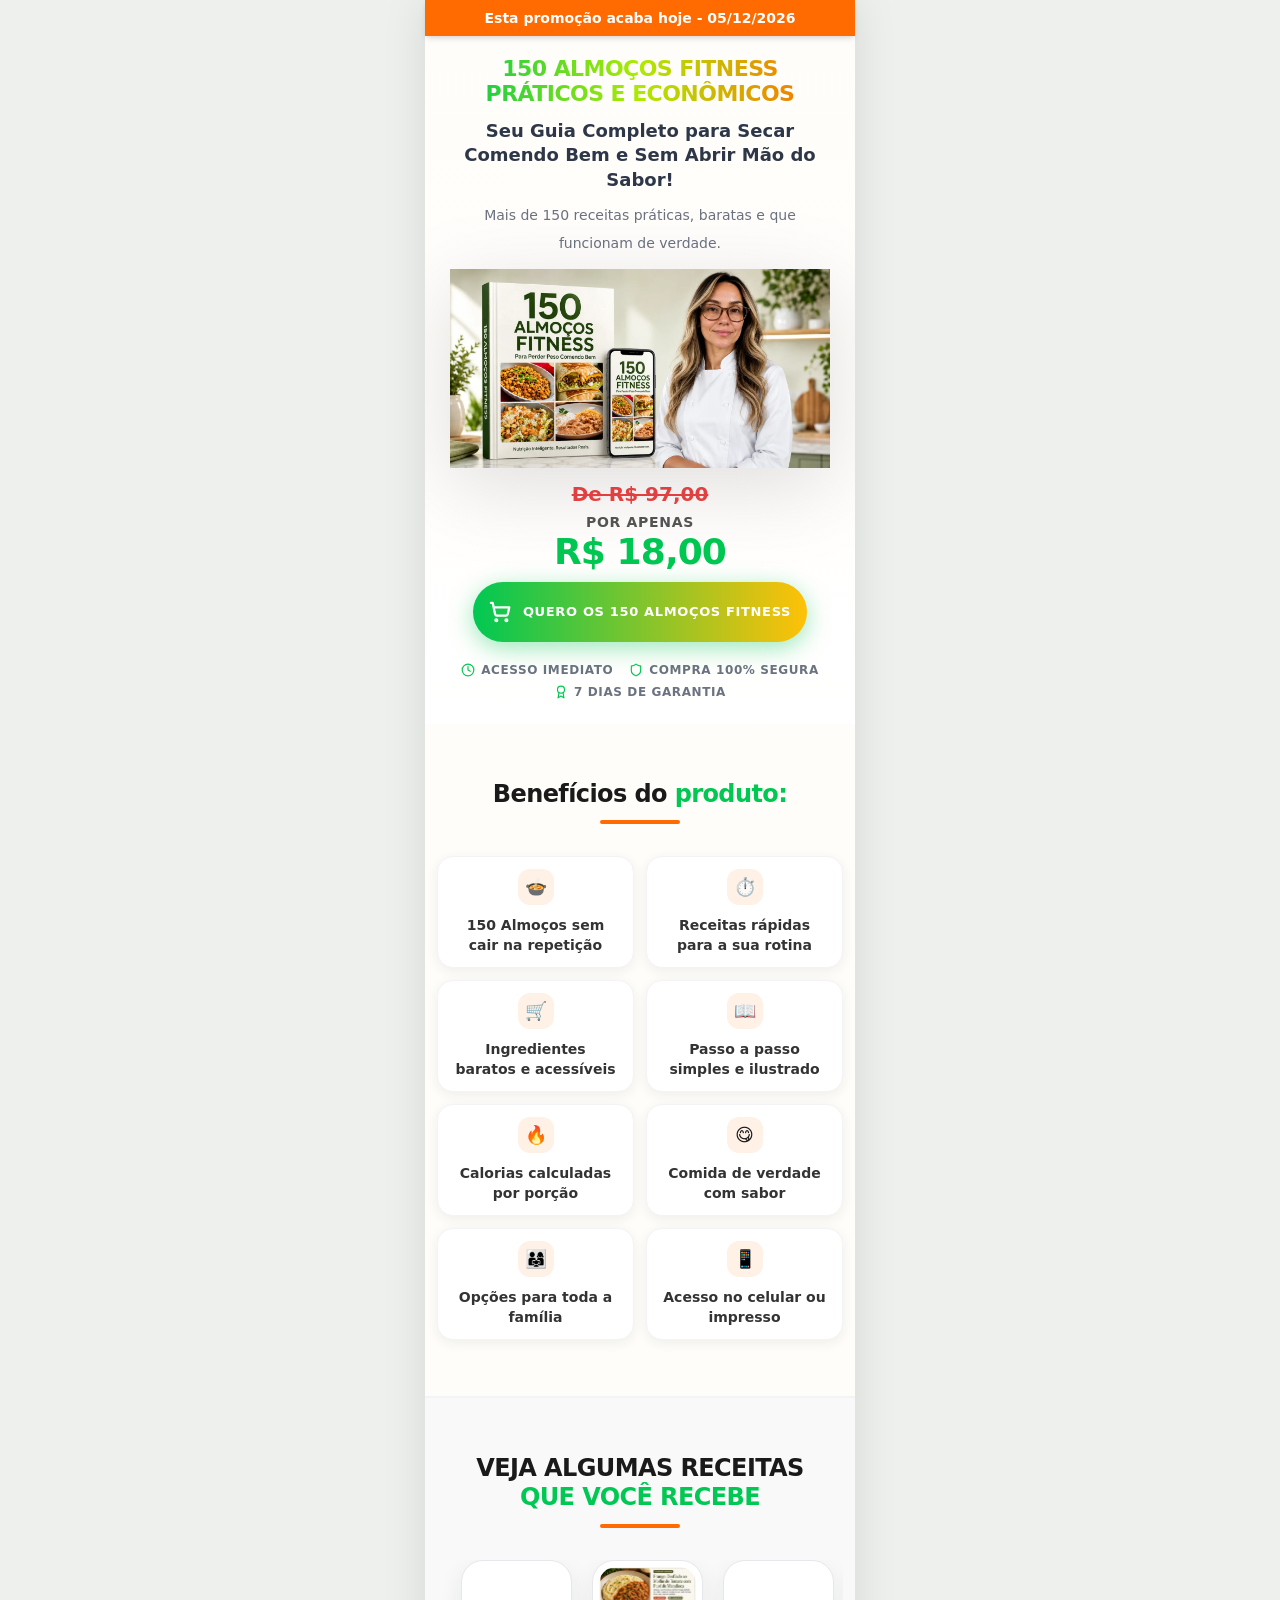
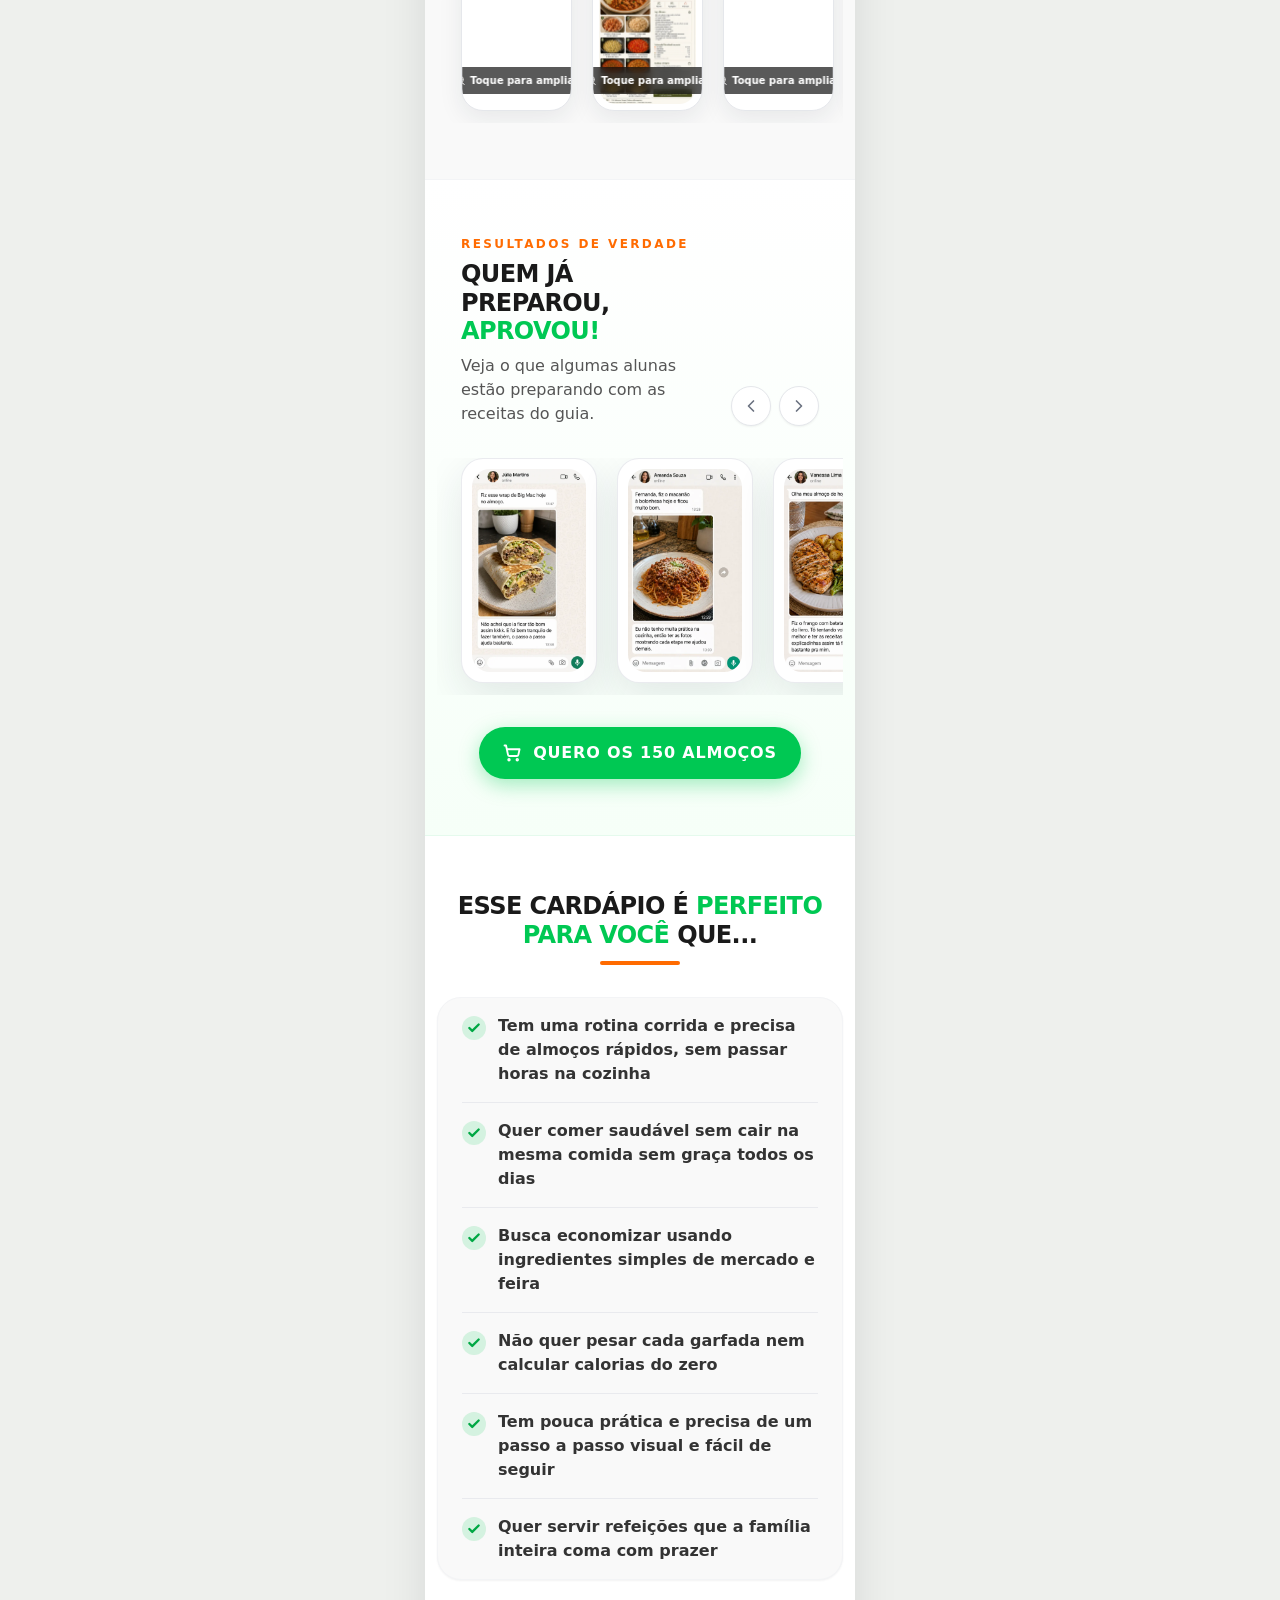
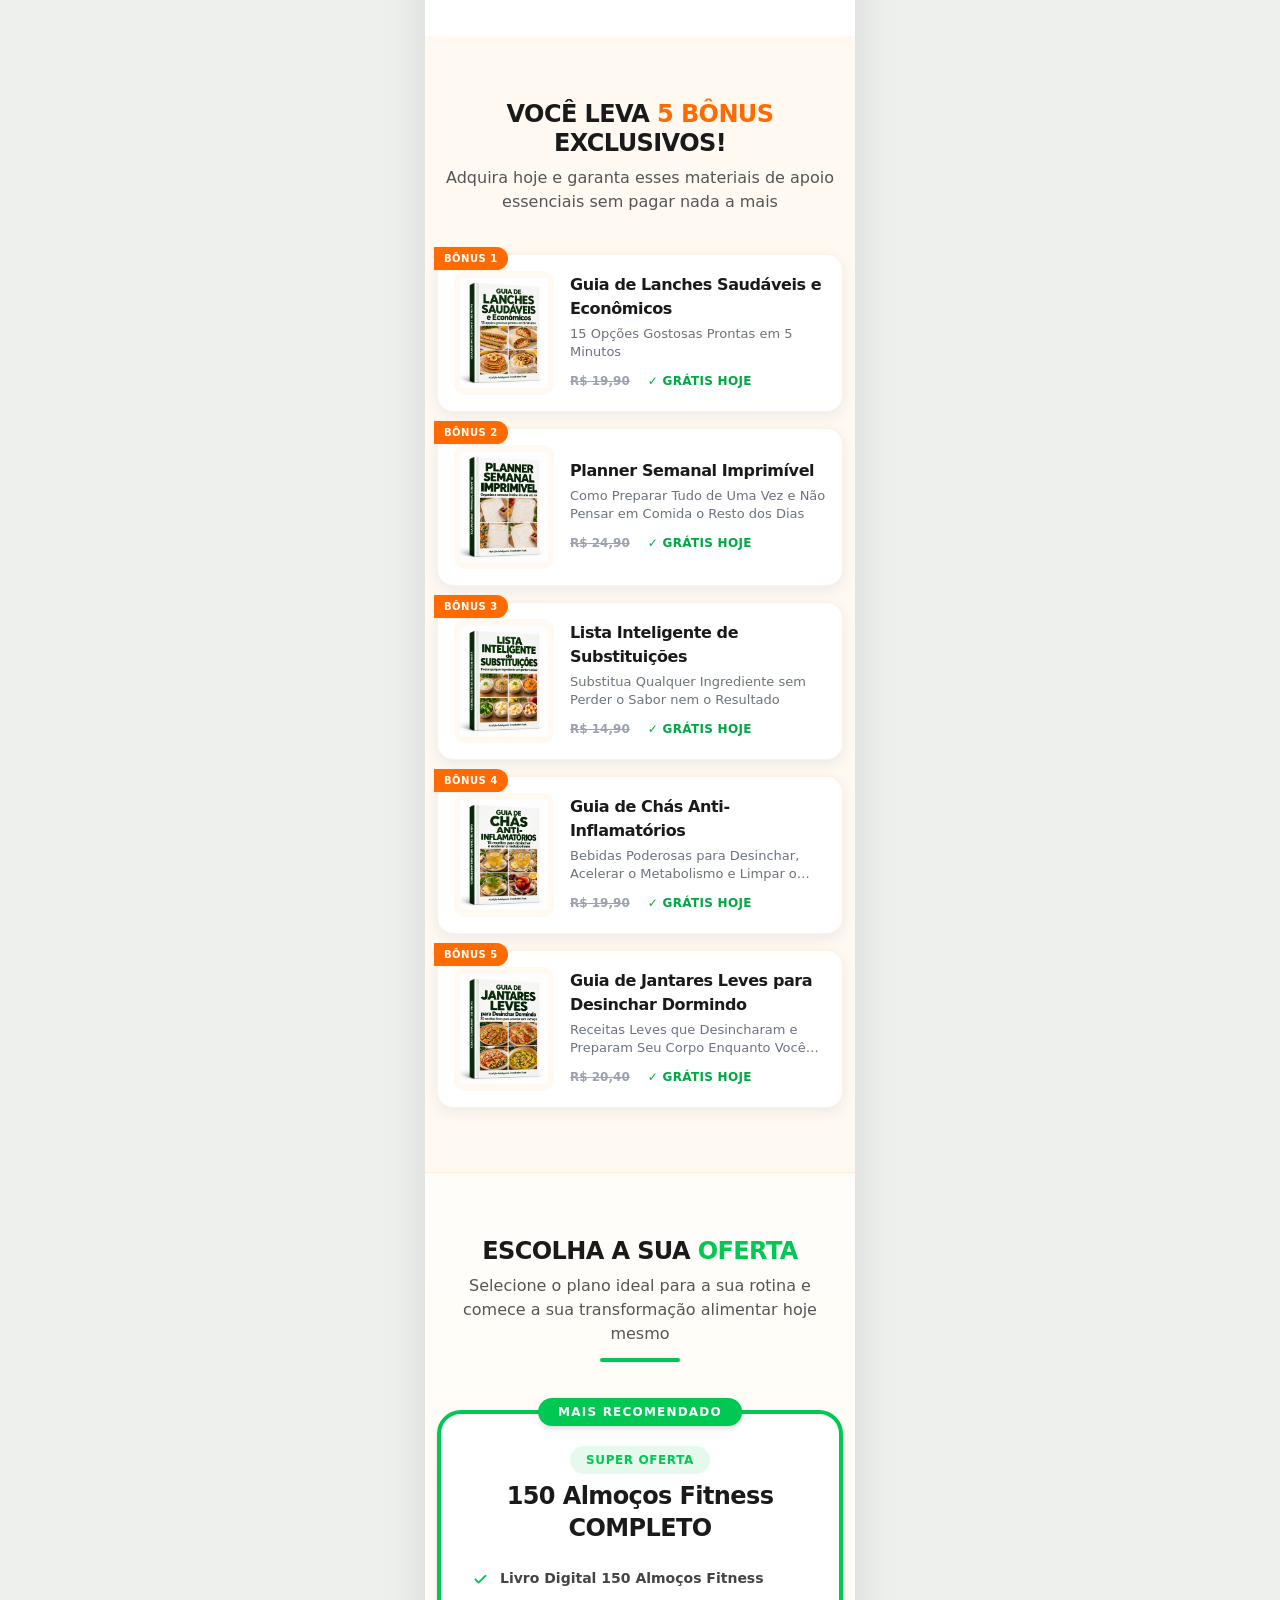
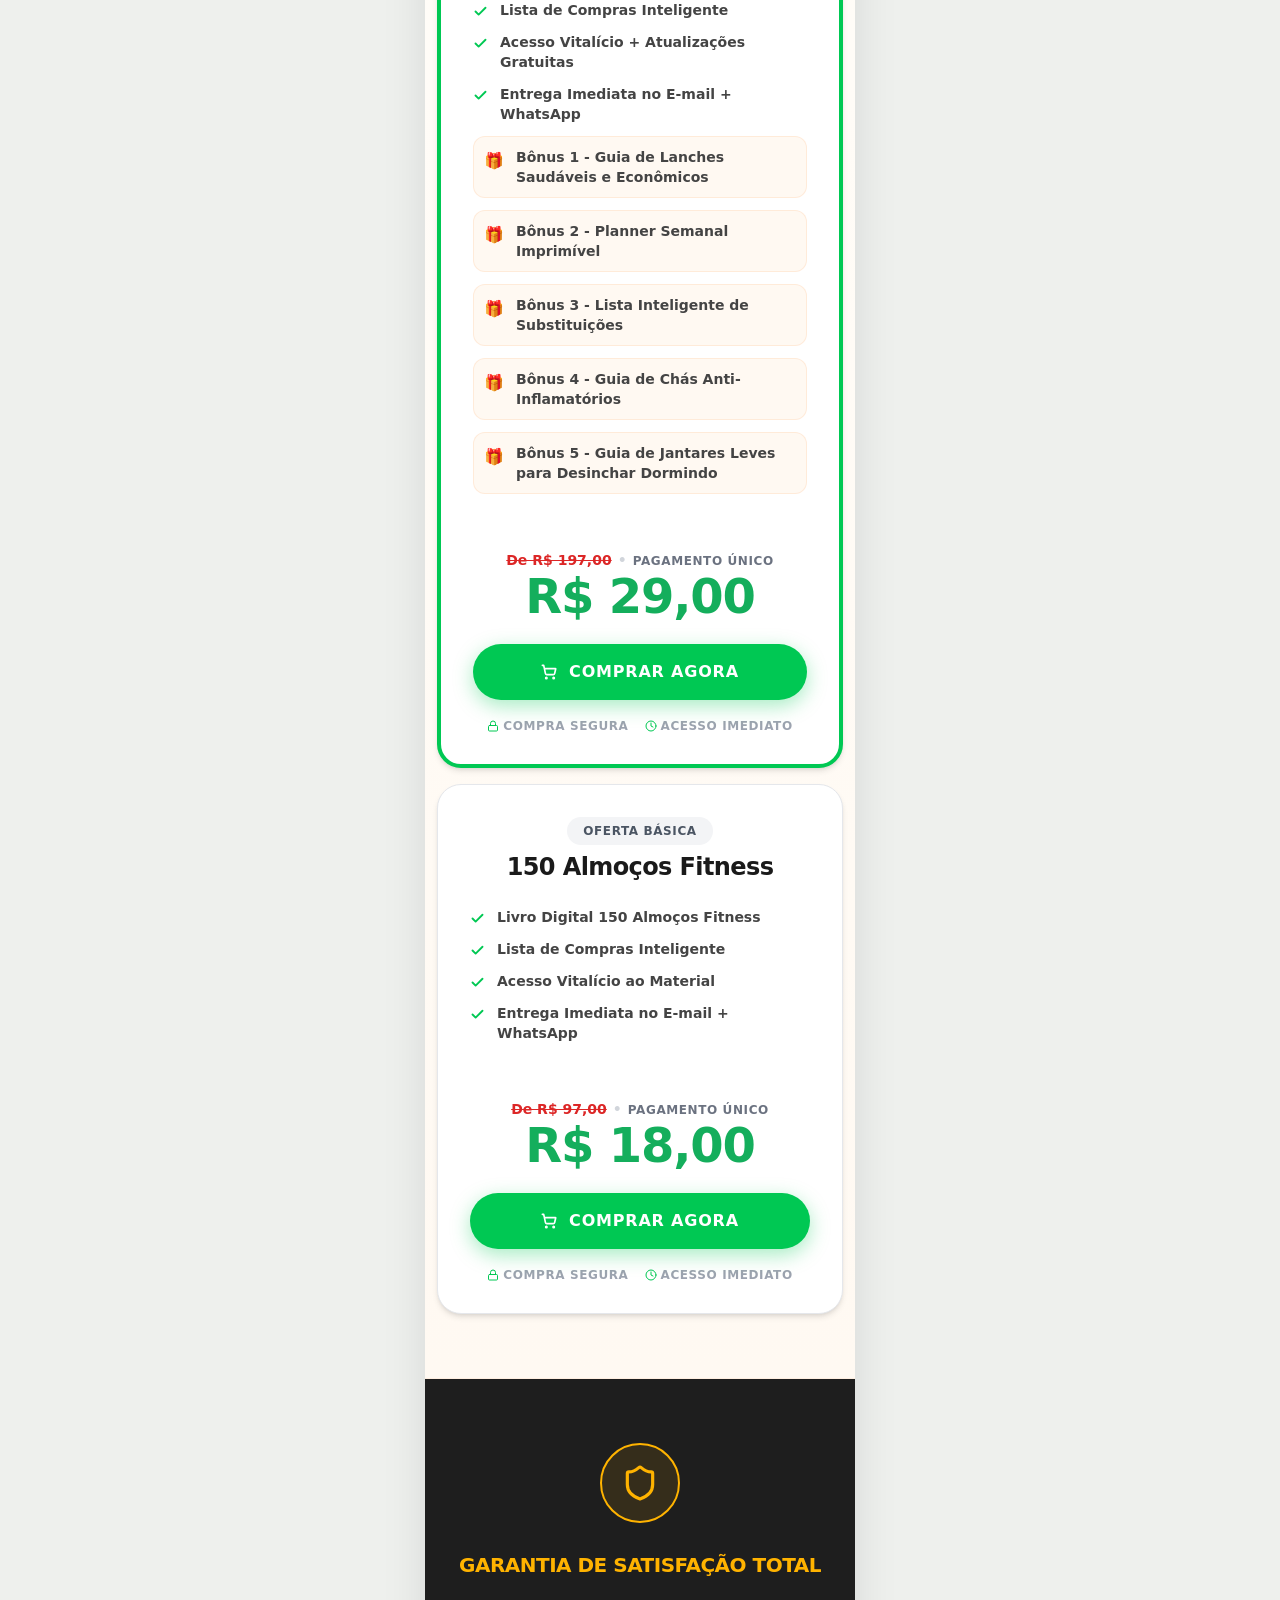
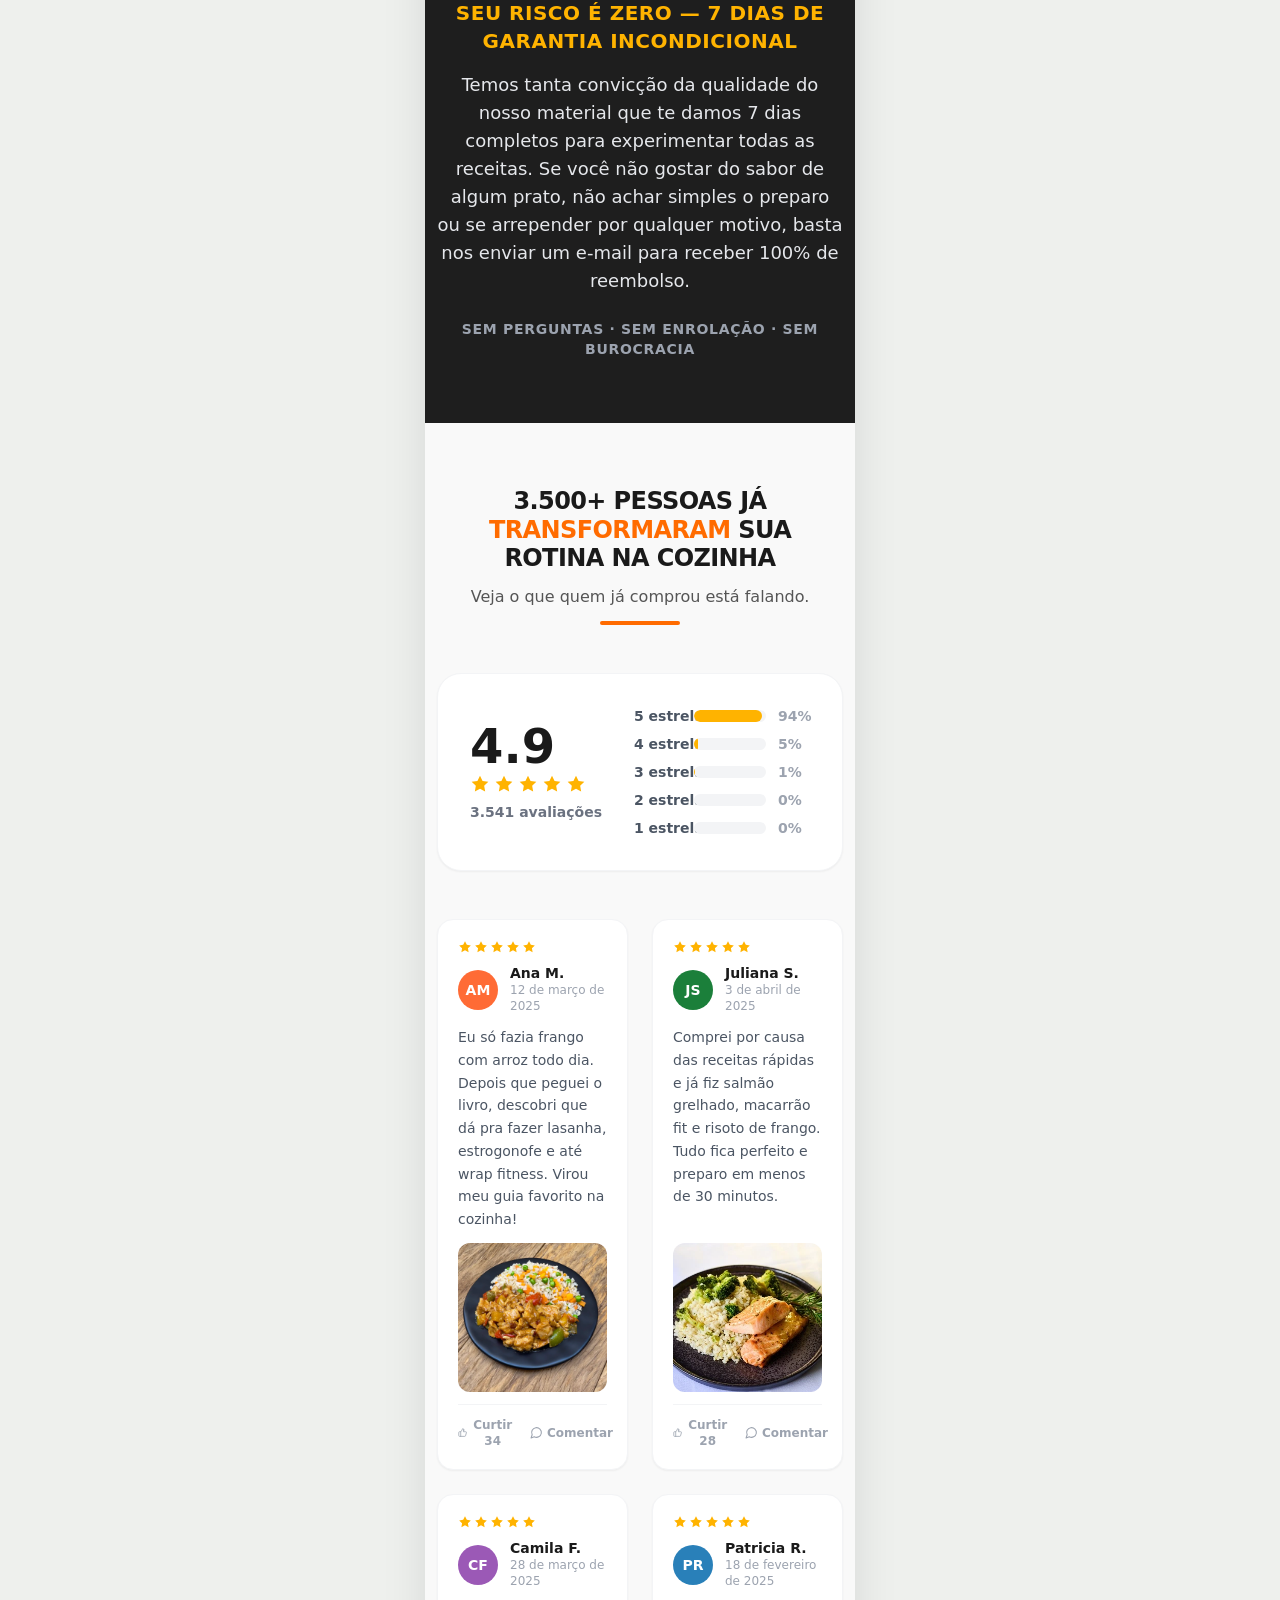
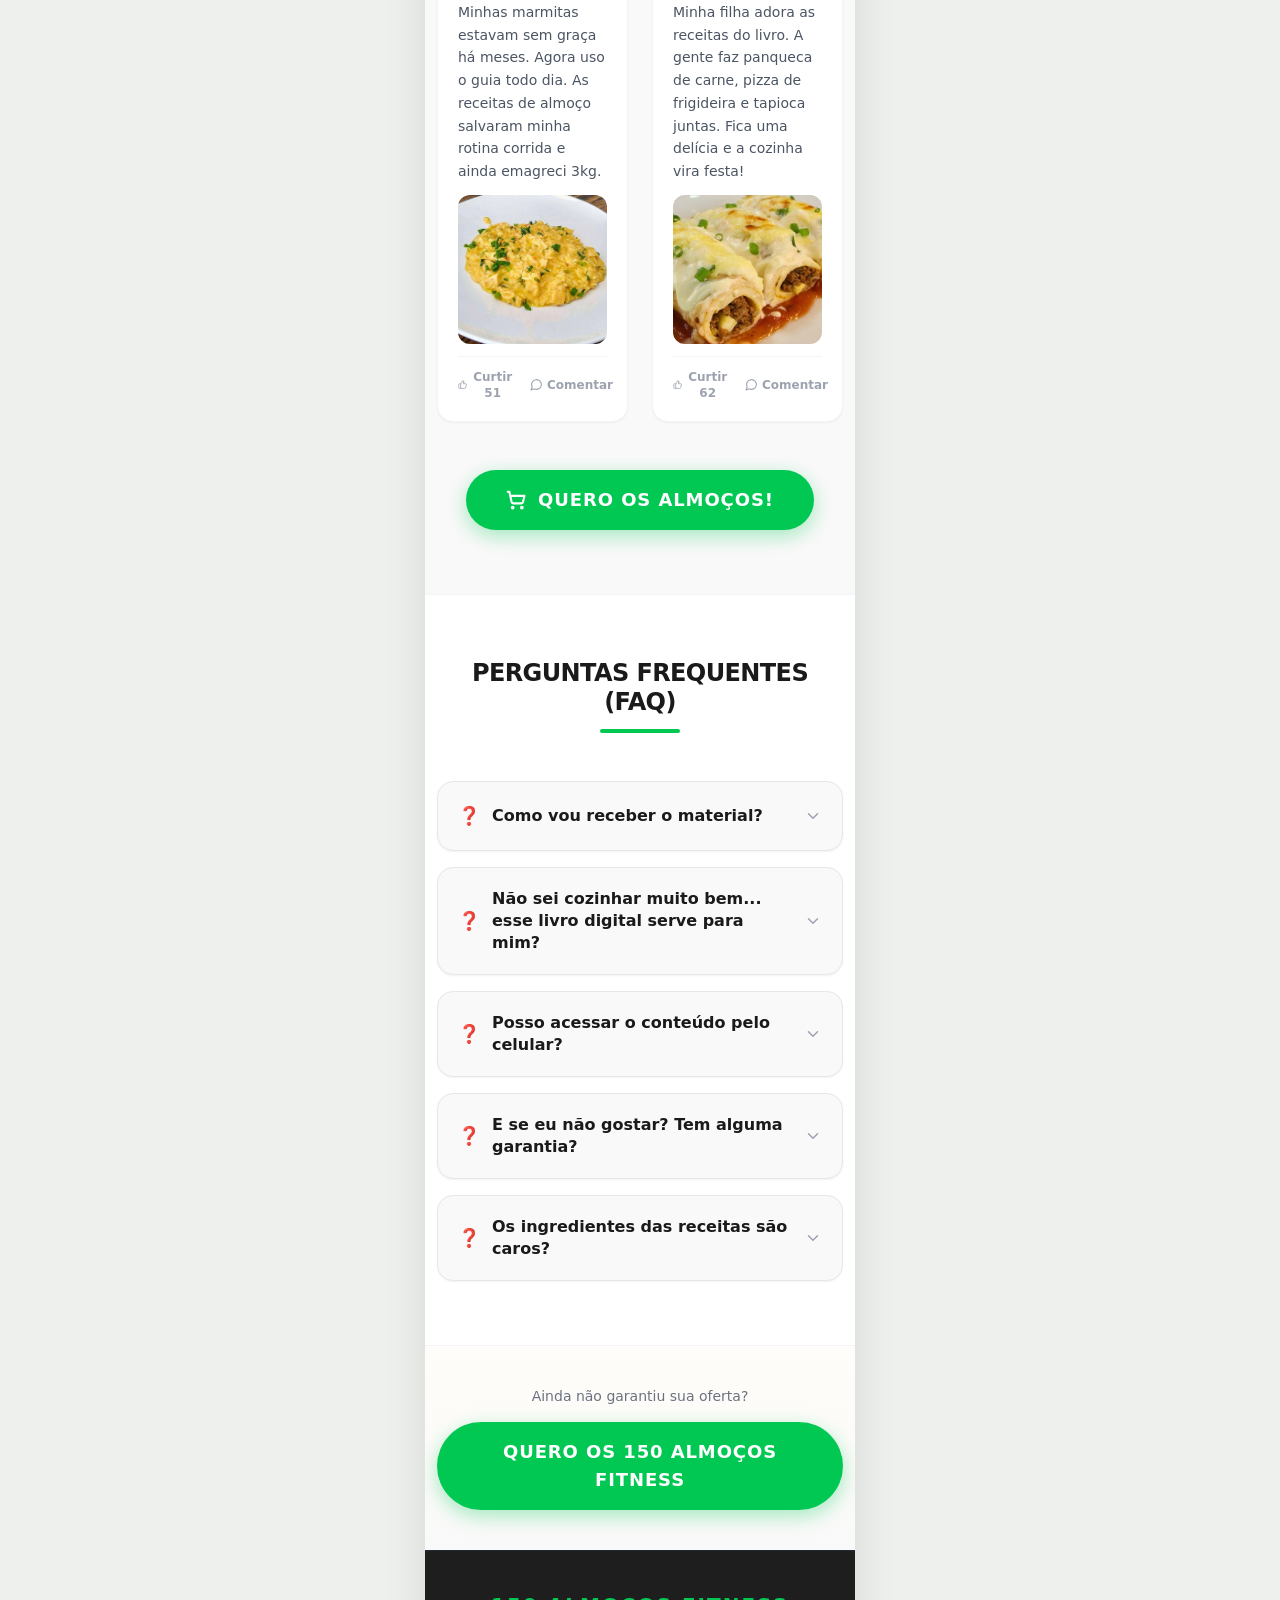
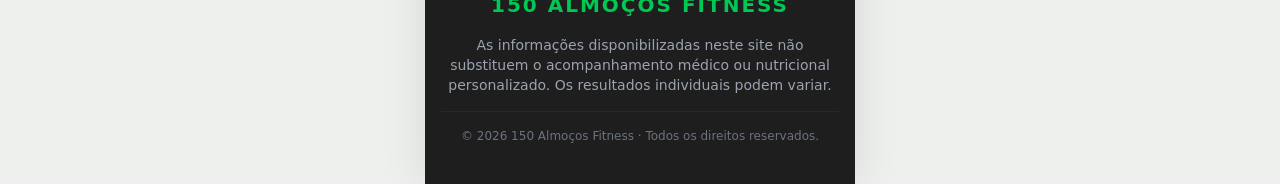
<file: 3/index.html>
<!doctype html>
<html lang="pt-BR">

<head>
  <meta charset="UTF-8" />
  <link rel="icon" type="image/svg+xml" href="../vite.svg" />
  <meta name="viewport" content="width=device-width, initial-scale=1.0" />
  <title>150 Almoços Fitness</title>
  <meta name="description" content="150 Almoços Fitness práticos, econômicos e saborosos para nunca mais ficar sem ideias na dieta." />

  <!-- Preview de compartilhamento (WhatsApp, Facebook, Telegram e X) -->
  <meta property="og:type" content="website" />
  <meta property="og:locale" content="pt_BR" />
  <meta property="og:url" content="https://almocosfitness.online/" />
  <meta property="og:site_name" content="150 Almoços Fitness" />
  <meta property="og:title" content="150 Almoços Fitness" />
  <meta property="og:description" content="Receitas práticas, econômicas e saborosas para comer bem sem enjoar da dieta." />
  <meta property="og:image" content="https://almocosfitness.online/preview-150-almocos-fitness.jpg" />
  <meta property="og:image:secure_url" content="https://almocosfitness.online/preview-150-almocos-fitness.jpg" />
  <meta property="og:image:type" content="image/jpeg" />
  <meta property="og:image:width" content="1200" />
  <meta property="og:image:height" content="628" />
  <meta property="og:image:alt" content="Coleção 150 Almoços Fitness, com receitas práticas, econômicas e saborosas" />
  <meta name="twitter:card" content="summary_large_image" />
  <meta name="twitter:title" content="150 Almoços Fitness" />
  <meta name="twitter:description" content="Receitas práticas, econômicas e saborosas para comer bem sem enjoar da dieta." />
  <meta name="twitter:image" content="https://almocosfitness.online/preview-150-almocos-fitness.jpg" />
  <meta name="twitter:image:alt" content="Coleção 150 Almoços Fitness" />

  <!-- Tajokefy: cole no <head>, antes dos outros scripts -->
  <script>
  (function (w, d) {
    try {
      var K = "_tjk", RE = /^[A-Za-z0-9]{20}$/, id = null;
      try { id = w.localStorage.getItem(K); } catch (e) {}
      if (!RE.test(id || "")) {
        var m = d.cookie.match(/(?:^|; )_tjk=([A-Za-z0-9]{20})/);
        id = m ? m[1] : null;
      }
      // Nunca adota o src que veio na URL: um link compartilhado juntaria pessoas diferentes.
      if (!RE.test(id || "")) {
        var c = "ABCDEFGHIJKLMNOPQRSTUVWXYZabcdefghijklmnopqrstuvwxyz0123456789", a = new Uint8Array(20);
        w.crypto.getRandomValues(a);
        id = "";
        for (var i = 0; i < 20; i++) id += c[a[i] % 62];
      }
      try { w.localStorage.setItem(K, id); } catch (e) {}
      d.cookie = K + "=" + id + "; Max-Age=34560000; Path=/; SameSite=Lax" + (w.location.protocol === "https:" ? "; Secure" : "");
      var u = new URL(w.location.href);
      if (u.searchParams.get("src") !== id) {
        u.searchParams.set("src", id);
        w.history.replaceState(w.history.state, "", u.toString());
      }
      w.__tjk = { id: id };
    } catch (e) {}
  })(window, document);
  </script>

  <!-- Abre cedo as ligações aos domínios utilizados nesta página -->
  <link rel="dns-prefetch" href="https://www.clarity.ms" />
  <link rel="dns-prefetch" href="https://checkout.hotmart.com" />
  <link rel="dns-prefetch" href="https://pay.hotmart.com" />
  <!-- Microsoft Clarity -->
  <script type="text/javascript">
      (function(c,l,a,r,i,t,y){
          c[a]=c[a]||function(){(c[a].q=c[a].q||[]).push(arguments)};
          t=l.createElement(r);t.async=1;t.src="https://www.clarity.ms/tag/"+i;
          y=l.getElementsByTagName(r)[0];y.parentNode.insertBefore(t,y);
      })(window, document, "clarity", "script", "x4e2m6yo77");
  </script>
  <link rel="stylesheet" href="../assets/index-DYnUfONv.css">
</head>

<body>
  <div id="root"><div class="mobile-first-offer min-h-screen bg-[#FDFDFD] text-[#1A1A1A] font-sans antialiased"><div class="fixed top-0 left-0 right-0 z-50 bg-[#FF6B00] text-white text-center py-2 px-4 text-xs sm:text-sm font-bold shadow-md flex items-center justify-center"><span>Esta promoção acaba hoje - <span data-hoje>04/11/2026</span></span></div><header class="bg-gradient-to-b from-[#FFFDF9] to-[#FFFFFF] pt-14 sm:pt-20 pb-6 sm:pb-10 px-4 sm:px-6"><div class="front-hero-content max-w-4xl mx-auto text-center w-full flex flex-col"><h1 class="front-hero-title text-[22px] sm:text-3xl md:text-4xl lg:text-5xl font-black leading-[1.15] sm:leading-tight tracking-tight uppercase mb-2 max-w-2xl mx-auto bg-gradient-to-r from-[#00C853] via-[#AEEA00] to-[#FF6B00] bg-clip-text text-transparent pb-1">150 Almoços Fitness Práticos e Econômicos</h1><h2 class="front-hero-subtitle text-lg sm:text-2xl md:text-3xl font-extrabold text-[#2D3748] max-w-3xl mx-auto leading-snug mb-2">Seu Guia Completo para Secar Comendo Bem e Sem Abrir Mão do Sabor!</h2><p class="front-hero-description text-gray-500 text-[14px] sm:text-lg md:text-xl font-medium max-w-2xl mx-auto leading-relaxed mb-3 sm:mb-5 px-2 sm:px-0">Mais de 150 receitas práticas, baratas e que funcionam de verdade.</p><div class="front-hero-mockup mb-3 sm:mb-6 relative flex justify-center max-w-[380px] sm:max-w-xl md:max-w-2xl lg:max-w-3xl mx-auto"><div class="absolute inset-0 bg-gradient-to-tr from-[#00C853]/10 to-[#FF6B00]/10 rounded-full filter blur-3xl opacity-50 -z-10 w-80 h-80 sm:w-[480px] sm:h-[480px] mx-auto my-auto"></div><img src="../mockup_almocos_fit.webp" alt="150 Almoços Fitness Combo Completo" class="w-full h-auto object-contain transform hover:scale-102 transition duration-500 drop-shadow-[0_20px_40px_rgba(0,0,0,0.12)]" width="900" height="506" fetchpriority="high" decoding="async"></div><div class="mb-3 flex flex-col items-center justify-center text-center"><span class="text-[#EF4444] text-base sm:text-xl font-extrabold line-through decoration-[#EF4444] decoration-2">De R$ 97,00</span><span class="text-[#555555] text-xs sm:text-sm font-bold uppercase tracking-wider mt-1">por apenas</span><span class="front-hero-price text-[#00C853] text-4xl sm:text-6xl md:text-7xl font-black tracking-tight mt-0.5">R$ 18,00</span></div><div class="mb-3 sm:mb-4"><button class="bg-[#00C853] hover:bg-[#00B248] text-white font-extrabold py-4 px-8 sm:px-10 rounded-full shadow-[0_6px_20px_rgba(0,200,83,0.35)] hover:shadow-[0_10px_25px_rgba(0,200,83,0.5)] transform transition duration-300 hover:scale-105 active:scale-95 inline-flex items-center justify-center gap-3 uppercase tracking-wider text-sm sm:text-base md:text-lg animate-pulse-cta  !whitespace-nowrap !py-4 !px-4 !text-[13px] animate-pulse-cta !bg-gradient-to-r !from-[#00C853] !to-[#FFC107] hover:!from-[#00B248] hover:!to-[#FFB300] !border-0 shadow-[0_6px_25px_rgba(0,200,83,0.4)] hover:shadow-[0_10px_30px_rgba(0,200,83,0.6)]"><svg xmlns="http://www.w3.org/2000/svg" width="20" height="20" viewBox="0 0 24 24" fill="none" stroke="currentColor" stroke-width="2.5" stroke-linecap="round" stroke-linejoin="round" class="lucide lucide-shopping-cart sm:w-[22px] sm:h-[22px]"><circle cx="8" cy="21" r="1"></circle><circle cx="19" cy="21" r="1"></circle><path d="M2.05 2.05h2l2.66 12.42a2 2 0 0 0 2 1.58h9.78a2 2 0 0 0 1.95-1.57l1.65-7.43H5.12"></path></svg>QUERO OS 150 ALMOÇOS FITNESS</button></div><div class="flex flex-wrap items-center justify-center gap-x-4 gap-y-1.5 mt-1 text-xs text-gray-500 font-bold uppercase tracking-wider"><div class="flex items-center gap-1.5"><svg xmlns="http://www.w3.org/2000/svg" width="14" height="14" viewBox="0 0 24 24" fill="none" stroke="currentColor" stroke-width="2" stroke-linecap="round" stroke-linejoin="round" class="lucide lucide-clock text-[#00C853]"><circle cx="12" cy="12" r="10"></circle><polyline points="12 6 12 12 16 14"></polyline></svg><span>Acesso Imediato</span></div><div class="flex items-center gap-1.5"><svg xmlns="http://www.w3.org/2000/svg" width="14" height="14" viewBox="0 0 24 24" fill="none" stroke="currentColor" stroke-width="2" stroke-linecap="round" stroke-linejoin="round" class="lucide lucide-shield text-[#00C853]"><path d="M20 13c0 5-3.5 7.5-7.66 8.95a1 1 0 0 1-.67-.01C7.5 20.5 4 18 4 13V6a1 1 0 0 1 1-1c2 0 4.5-1.2 6.24-2.72a1.17 1.17 0 0 1 1.52 0C14.51 3.81 17 5 19 5a1 1 0 0 1 1 1z"></path></svg><span>Compra 100% Segura</span></div><div class="flex items-center gap-1.5"><svg xmlns="http://www.w3.org/2000/svg" width="14" height="14" viewBox="0 0 24 24" fill="none" stroke="currentColor" stroke-width="2" stroke-linecap="round" stroke-linejoin="round" class="lucide lucide-award text-[#00C853]"><circle cx="12" cy="8" r="6"></circle><path d="M15.477 12.89 17 22l-5-3-5 3 1.523-9.11"></path></svg><span>7 Dias de Garantia</span></div></div></div></header><section class="border-b border-gray-100 bg-[#FFFDF9] px-3 py-9 sm:px-4 sm:py-14"><div class="mx-auto max-w-5xl"><div class="mb-6 text-center sm:mb-8"><h2 class="text-[28px] font-black leading-tight tracking-tight text-[#1A1A1A] sm:text-3xl md:text-4xl">Benefícios do <span class="text-[#00C853]">produto:</span></h2><div class="mx-auto mt-3 h-1 w-20 rounded-full bg-[#FF6B00]"></div></div><div class="front-benefits-grid grid grid-cols-2 gap-3 sm:gap-4 md:grid-cols-4"><div class="flex h-[118px] flex-col items-center justify-center gap-2.5 rounded-2xl border border-gray-100 bg-white px-3 py-3 text-center shadow-[0_3px_12px_rgba(31,41,55,0.07)] transition duration-300 hover:-translate-y-0.5 hover:border-[#00C853]/30 hover:shadow-md sm:h-[112px] sm:px-4"><span class="flex h-9 w-9 flex-shrink-0 items-center justify-center rounded-xl bg-[#FFF1E6] text-lg">🍲</span><p class="text-[11.5px] font-extrabold leading-[1.25] text-[#333333] sm:text-sm">150 Almoços sem cair na repetição</p></div><div class="flex h-[118px] flex-col items-center justify-center gap-2.5 rounded-2xl border border-gray-100 bg-white px-3 py-3 text-center shadow-[0_3px_12px_rgba(31,41,55,0.07)] transition duration-300 hover:-translate-y-0.5 hover:border-[#00C853]/30 hover:shadow-md sm:h-[112px] sm:px-4"><span class="flex h-9 w-9 flex-shrink-0 items-center justify-center rounded-xl bg-[#FFF1E6] text-lg">⏱️</span><p class="text-[11.5px] font-extrabold leading-[1.25] text-[#333333] sm:text-sm">Receitas rápidas para a sua rotina</p></div><div class="flex h-[118px] flex-col items-center justify-center gap-2.5 rounded-2xl border border-gray-100 bg-white px-3 py-3 text-center shadow-[0_3px_12px_rgba(31,41,55,0.07)] transition duration-300 hover:-translate-y-0.5 hover:border-[#00C853]/30 hover:shadow-md sm:h-[112px] sm:px-4"><span class="flex h-9 w-9 flex-shrink-0 items-center justify-center rounded-xl bg-[#FFF1E6] text-lg">🛒</span><p class="text-[11.5px] font-extrabold leading-[1.25] text-[#333333] sm:text-sm">Ingredientes baratos e acessíveis</p></div><div class="flex h-[118px] flex-col items-center justify-center gap-2.5 rounded-2xl border border-gray-100 bg-white px-3 py-3 text-center shadow-[0_3px_12px_rgba(31,41,55,0.07)] transition duration-300 hover:-translate-y-0.5 hover:border-[#00C853]/30 hover:shadow-md sm:h-[112px] sm:px-4"><span class="flex h-9 w-9 flex-shrink-0 items-center justify-center rounded-xl bg-[#FFF1E6] text-lg">📖</span><p class="text-[11.5px] font-extrabold leading-[1.25] text-[#333333] sm:text-sm">Passo a passo simples e ilustrado</p></div><div class="flex h-[118px] flex-col items-center justify-center gap-2.5 rounded-2xl border border-gray-100 bg-white px-3 py-3 text-center shadow-[0_3px_12px_rgba(31,41,55,0.07)] transition duration-300 hover:-translate-y-0.5 hover:border-[#00C853]/30 hover:shadow-md sm:h-[112px] sm:px-4"><span class="flex h-9 w-9 flex-shrink-0 items-center justify-center rounded-xl bg-[#FFF1E6] text-lg">🔥</span><p class="text-[11.5px] font-extrabold leading-[1.25] text-[#333333] sm:text-sm">Calorias calculadas por porção</p></div><div class="flex h-[118px] flex-col items-center justify-center gap-2.5 rounded-2xl border border-gray-100 bg-white px-3 py-3 text-center shadow-[0_3px_12px_rgba(31,41,55,0.07)] transition duration-300 hover:-translate-y-0.5 hover:border-[#00C853]/30 hover:shadow-md sm:h-[112px] sm:px-4"><span class="flex h-9 w-9 flex-shrink-0 items-center justify-center rounded-xl bg-[#FFF1E6] text-lg">😋</span><p class="text-[11.5px] font-extrabold leading-[1.25] text-[#333333] sm:text-sm">Comida de verdade com sabor</p></div><div class="flex h-[118px] flex-col items-center justify-center gap-2.5 rounded-2xl border border-gray-100 bg-white px-3 py-3 text-center shadow-[0_3px_12px_rgba(31,41,55,0.07)] transition duration-300 hover:-translate-y-0.5 hover:border-[#00C853]/30 hover:shadow-md sm:h-[112px] sm:px-4"><span class="flex h-9 w-9 flex-shrink-0 items-center justify-center rounded-xl bg-[#FFF1E6] text-lg">👨‍👩‍👧</span><p class="text-[11.5px] font-extrabold leading-[1.25] text-[#333333] sm:text-sm">Opções para toda a família</p></div><div class="flex h-[118px] flex-col items-center justify-center gap-2.5 rounded-2xl border border-gray-100 bg-white px-3 py-3 text-center shadow-[0_3px_12px_rgba(31,41,55,0.07)] transition duration-300 hover:-translate-y-0.5 hover:border-[#00C853]/30 hover:shadow-md sm:h-[112px] sm:px-4"><span class="flex h-9 w-9 flex-shrink-0 items-center justify-center rounded-xl bg-[#FFF1E6] text-lg">📱</span><p class="text-[11.5px] font-extrabold leading-[1.25] text-[#333333] sm:text-sm">Acesso no celular ou impresso</p></div></div></div></section><section aria-labelledby="inside-books-title" class="overflow-hidden border-y border-gray-100 bg-[#F9F9F9] py-9 sm:py-14"><div class="mx-auto max-w-5xl px-3 sm:px-6"><div class="mb-6 text-center sm:mb-8"><h2 id="inside-books-title" class="text-[24px] font-black uppercase leading-[1.05] tracking-tight text-[#1A1A1A] sm:text-3xl sm:leading-tight md:text-4xl"><span class="block">Veja algumas receitas</span><span class="block text-[#00C853]">que você recebe</span></h2><div class="mx-auto mt-3 h-1 w-20 rounded-full bg-[#FF6B00]"></div></div><div class="front-testimonials-scroll -mx-3 flex snap-x snap-mandatory gap-3 overflow-x-auto px-3 pb-3 sm:-mx-6 sm:gap-5 sm:px-6" aria-label="Páginas internas dos livros"><button type="button" aria-label="Ampliar página interna do livro com receita de crepioca de frango, tomate e queijo" class="group relative w-[88vw] max-w-[390px] shrink-0 snap-start overflow-hidden rounded-[22px] border border-gray-200 bg-white p-1.5 shadow-[0_8px_24px_rgba(31,41,55,0.08)] [scroll-snap-stop:always] sm:w-[46%] sm:snap-center lg:w-[31%]"><img src="../crepioca_frango_tomate_pagina_ebook_mini.webp" alt="Página interna do livro com receita de crepioca de frango, tomate e queijo" class="h-auto w-full rounded-[17px]" loading="lazy" decoding="async"><span class="absolute bottom-4 left-1/2 flex -translate-x-1/2 items-center gap-1 whitespace-nowrap rounded-full bg-black/65 px-3 py-1.5 text-[10px] font-bold text-white backdrop-blur-sm"><svg xmlns="http://www.w3.org/2000/svg" width="12" height="12" viewBox="0 0 24 24" fill="none" stroke="currentColor" stroke-width="2" stroke-linecap="round" stroke-linejoin="round" class="lucide lucide-zoom-in "><circle cx="11" cy="11" r="8"></circle><line x1="21" x2="16.65" y1="21" y2="16.65"></line><line x1="11" x2="11" y1="8" y2="14"></line><line x1="8" x2="14" y1="11" y2="11"></line></svg> Toque para ampliar</span></button><button type="button" aria-label="Ampliar página interna do livro com receita de frango desfiado ao molho de tomate" class="group relative w-[88vw] max-w-[390px] shrink-0 snap-start overflow-hidden rounded-[22px] border border-gray-200 bg-white p-1.5 shadow-[0_8px_24px_rgba(31,41,55,0.08)] [scroll-snap-stop:always] sm:w-[46%] sm:snap-center lg:w-[31%]"><img src="../frango_desfiado_molho_de_tomate_pagina_ebook_mini.webp" alt="Página interna do livro com receita de frango desfiado ao molho de tomate" class="h-auto w-full rounded-[17px]" loading="lazy" decoding="async"><span class="absolute bottom-4 left-1/2 flex -translate-x-1/2 items-center gap-1 whitespace-nowrap rounded-full bg-black/65 px-3 py-1.5 text-[10px] font-bold text-white backdrop-blur-sm"><svg xmlns="http://www.w3.org/2000/svg" width="12" height="12" viewBox="0 0 24 24" fill="none" stroke="currentColor" stroke-width="2" stroke-linecap="round" stroke-linejoin="round" class="lucide lucide-zoom-in "><circle cx="11" cy="11" r="8"></circle><line x1="21" x2="16.65" y1="21" y2="16.65"></line><line x1="11" x2="11" y1="8" y2="14"></line><line x1="8" x2="14" y1="11" y2="11"></line></svg> Toque para ampliar</span></button><button type="button" aria-label="Ampliar página interna do livro com receita de lasanha de carne moída" class="group relative w-[88vw] max-w-[390px] shrink-0 snap-start overflow-hidden rounded-[22px] border border-gray-200 bg-white p-1.5 shadow-[0_8px_24px_rgba(31,41,55,0.08)] [scroll-snap-stop:always] sm:w-[46%] sm:snap-center lg:w-[31%]"><img src="../lasanha_carne_moida_pagina_ebook_mini.webp" alt="Página interna do livro com receita de lasanha de carne moída" class="h-auto w-full rounded-[17px]" loading="lazy" decoding="async"><span class="absolute bottom-4 left-1/2 flex -translate-x-1/2 items-center gap-1 whitespace-nowrap rounded-full bg-black/65 px-3 py-1.5 text-[10px] font-bold text-white backdrop-blur-sm"><svg xmlns="http://www.w3.org/2000/svg" width="12" height="12" viewBox="0 0 24 24" fill="none" stroke="currentColor" stroke-width="2" stroke-linecap="round" stroke-linejoin="round" class="lucide lucide-zoom-in "><circle cx="11" cy="11" r="8"></circle><line x1="21" x2="16.65" y1="21" y2="16.65"></line><line x1="11" x2="11" y1="8" y2="14"></line><line x1="8" x2="14" y1="11" y2="11"></line></svg> Toque para ampliar</span></button><button type="button" aria-label="Ampliar página interna do livro com receita de macarrão talharim" class="group relative w-[88vw] max-w-[390px] shrink-0 snap-start overflow-hidden rounded-[22px] border border-gray-200 bg-white p-1.5 shadow-[0_8px_24px_rgba(31,41,55,0.08)] [scroll-snap-stop:always] sm:w-[46%] sm:snap-center lg:w-[31%]"><img src="../macarrao_talharim_pagina_ebook_mini.webp" alt="Página interna do livro com receita de macarrão talharim" class="h-auto w-full rounded-[17px]" loading="lazy" decoding="async"><span class="absolute bottom-4 left-1/2 flex -translate-x-1/2 items-center gap-1 whitespace-nowrap rounded-full bg-black/65 px-3 py-1.5 text-[10px] font-bold text-white backdrop-blur-sm"><svg xmlns="http://www.w3.org/2000/svg" width="12" height="12" viewBox="0 0 24 24" fill="none" stroke="currentColor" stroke-width="2" stroke-linecap="round" stroke-linejoin="round" class="lucide lucide-zoom-in "><circle cx="11" cy="11" r="8"></circle><line x1="21" x2="16.65" y1="21" y2="16.65"></line><line x1="11" x2="11" y1="8" y2="14"></line><line x1="8" x2="14" y1="11" y2="11"></line></svg> Toque para ampliar</span></button><button type="button" aria-label="Ampliar página interna do livro com receita de panqueca de carne moída" class="group relative w-[88vw] max-w-[390px] shrink-0 snap-start overflow-hidden rounded-[22px] border border-gray-200 bg-white p-1.5 shadow-[0_8px_24px_rgba(31,41,55,0.08)] [scroll-snap-stop:always] sm:w-[46%] sm:snap-center lg:w-[31%]"><img src="../panqueca_carne_moida_pagina_ebook_mini.webp" alt="Página interna do livro com receita de panqueca de carne moída" class="h-auto w-full rounded-[17px]" loading="lazy" decoding="async"><span class="absolute bottom-4 left-1/2 flex -translate-x-1/2 items-center gap-1 whitespace-nowrap rounded-full bg-black/65 px-3 py-1.5 text-[10px] font-bold text-white backdrop-blur-sm"><svg xmlns="http://www.w3.org/2000/svg" width="12" height="12" viewBox="0 0 24 24" fill="none" stroke="currentColor" stroke-width="2" stroke-linecap="round" stroke-linejoin="round" class="lucide lucide-zoom-in "><circle cx="11" cy="11" r="8"></circle><line x1="21" x2="16.65" y1="21" y2="16.65"></line><line x1="11" x2="11" y1="8" y2="14"></line><line x1="8" x2="14" y1="11" y2="11"></line></svg> Toque para ampliar</span></button><button type="button" aria-label="Ampliar página interna do livro com receita de wrap estilo big mac" class="group relative w-[88vw] max-w-[390px] shrink-0 snap-start overflow-hidden rounded-[22px] border border-gray-200 bg-white p-1.5 shadow-[0_8px_24px_rgba(31,41,55,0.08)] [scroll-snap-stop:always] sm:w-[46%] sm:snap-center lg:w-[31%]"><img src="../wrap_big_mac_pagina_ebook_mini.webp" alt="Página interna do livro com receita de wrap estilo Big Mac" class="h-auto w-full rounded-[17px]" loading="lazy" decoding="async"><span class="absolute bottom-4 left-1/2 flex -translate-x-1/2 items-center gap-1 whitespace-nowrap rounded-full bg-black/65 px-3 py-1.5 text-[10px] font-bold text-white backdrop-blur-sm"><svg xmlns="http://www.w3.org/2000/svg" width="12" height="12" viewBox="0 0 24 24" fill="none" stroke="currentColor" stroke-width="2" stroke-linecap="round" stroke-linejoin="round" class="lucide lucide-zoom-in "><circle cx="11" cy="11" r="8"></circle><line x1="21" x2="16.65" y1="21" y2="16.65"></line><line x1="11" x2="11" y1="8" y2="14"></line><line x1="8" x2="14" y1="11" y2="11"></line></svg> Toque para ampliar</span></button></div><div class="mt-3 flex items-center justify-center gap-1.5 text-[#00A844]/70 sm:hidden" aria-hidden="true"><span class="text-[11px] font-extrabold uppercase tracking-[0.14em]">Arraste para ver mais</span><svg xmlns="http://www.w3.org/2000/svg" width="15" height="15" viewBox="0 0 24 24" fill="none" stroke="currentColor" stroke-width="2.5" stroke-linecap="round" stroke-linejoin="round" class="lucide lucide-chevron-right "><path d="m9 18 6-6-6-6"></path></svg></div></div></section><section aria-labelledby="front-testimonials-title" class="overflow-hidden border-b border-[#00C853]/10 bg-gradient-to-b from-white to-[#F6FFF8] py-9 sm:py-14"><div class="mx-auto max-w-5xl px-3 sm:px-6"><div class="mb-6 flex items-end justify-between gap-5 sm:mb-8"><div class="mx-auto max-w-2xl text-center sm:mx-0 sm:text-left"><p class="mb-2 hidden text-xs font-black uppercase tracking-[0.2em] text-[#FF6B00] sm:block">Resultados de verdade</p><h2 id="front-testimonials-title" class="text-[29px] font-black leading-[1.05] tracking-[-0.035em] text-[#1A1A1A] sm:text-3xl sm:uppercase sm:leading-tight sm:tracking-tight md:text-4xl"><span class="sm:hidden">Quem já preparou, <span class="text-[#00C853]">aprovou!</span></span><span class="hidden sm:inline">Quem já preparou, <span class="text-[#00C853]">aprovou!</span></span></h2><p class="mt-2 hidden text-sm font-medium text-[#555555] sm:block sm:text-base">Veja o que algumas alunas estão preparando com as receitas do guia.</p></div><div class="hidden shrink-0 gap-2 sm:flex" aria-label="Controles do carrossel"><button type="button" aria-label="Ver depoimento anterior" class="flex h-10 w-10 items-center justify-center rounded-full border border-gray-200 bg-white text-gray-500 shadow-sm transition hover:border-[#00C853]/40 hover:text-[#00C853] focus-visible:outline-none focus-visible:ring-2 focus-visible:ring-[#00C853] focus-visible:ring-offset-2"><svg xmlns="http://www.w3.org/2000/svg" width="20" height="20" viewBox="0 0 24 24" fill="none" stroke="currentColor" stroke-width="2" stroke-linecap="round" stroke-linejoin="round" class="lucide lucide-chevron-left "><path d="m15 18-6-6 6-6"></path></svg></button><button type="button" aria-label="Ver próximo depoimento" class="flex h-10 w-10 items-center justify-center rounded-full border border-gray-200 bg-white text-gray-500 shadow-sm transition hover:border-[#00C853]/40 hover:text-[#00C853] focus-visible:outline-none focus-visible:ring-2 focus-visible:ring-[#00C853] focus-visible:ring-offset-2"><svg xmlns="http://www.w3.org/2000/svg" width="20" height="20" viewBox="0 0 24 24" fill="none" stroke="currentColor" stroke-width="2" stroke-linecap="round" stroke-linejoin="round" class="lucide lucide-chevron-right "><path d="m9 18 6-6-6-6"></path></svg></button></div></div><div class="front-testimonials-scroll -mx-3 flex snap-x snap-mandatory gap-3 overflow-x-auto px-3 pb-3 sm:-mx-6 sm:gap-5 sm:px-6" aria-label="Depoimentos de clientes"><figure data-testimonial-card="true" class="w-[90vw] max-w-[360px] shrink-0 snap-start [scroll-snap-stop:always] sm:w-[46%] sm:snap-center lg:w-[38%]"><div class="overflow-hidden rounded-[22px] bg-white p-1.5 shadow-[0_8px_24px_rgba(31,41,55,0.08)] transition duration-300 hover:-translate-y-1 hover:shadow-[0_18px_45px_rgba(0,200,83,0.14)] sm:border sm:border-gray-200/80 sm:p-2.5 sm:shadow-[0_14px_40px_rgba(31,41,55,0.10)]"><img src="../depoimento_front_1.webp" alt="Depoimento 1 de cliente mostrando uma receita preparada com o guia" class="h-auto w-full rounded-[17px] sm:rounded-[18px]" loading="lazy" decoding="async"></div></figure><figure data-testimonial-card="true" class="w-[90vw] max-w-[360px] shrink-0 snap-start [scroll-snap-stop:always] sm:w-[46%] sm:snap-center lg:w-[38%]"><div class="overflow-hidden rounded-[22px] bg-white p-1.5 shadow-[0_8px_24px_rgba(31,41,55,0.08)] transition duration-300 hover:-translate-y-1 hover:shadow-[0_18px_45px_rgba(0,200,83,0.14)] sm:border sm:border-gray-200/80 sm:p-2.5 sm:shadow-[0_14px_40px_rgba(31,41,55,0.10)]"><img src="../depoimento_front_2.webp" alt="Depoimento 2 de cliente mostrando uma receita preparada com o guia" class="h-auto w-full rounded-[17px] sm:rounded-[18px]" loading="lazy" decoding="async"></div></figure><figure data-testimonial-card="true" class="w-[90vw] max-w-[360px] shrink-0 snap-start [scroll-snap-stop:always] sm:w-[46%] sm:snap-center lg:w-[38%]"><div class="overflow-hidden rounded-[22px] bg-white p-1.5 shadow-[0_8px_24px_rgba(31,41,55,0.08)] transition duration-300 hover:-translate-y-1 hover:shadow-[0_18px_45px_rgba(0,200,83,0.14)] sm:border sm:border-gray-200/80 sm:p-2.5 sm:shadow-[0_14px_40px_rgba(31,41,55,0.10)]"><img src="../depoimento_front_3.webp" alt="Depoimento 3 de cliente mostrando uma receita preparada com o guia" class="h-auto w-full rounded-[17px] sm:rounded-[18px]" loading="lazy" decoding="async"></div></figure><figure data-testimonial-card="true" class="w-[90vw] max-w-[360px] shrink-0 snap-start [scroll-snap-stop:always] sm:w-[46%] sm:snap-center lg:w-[38%]"><div class="overflow-hidden rounded-[22px] bg-white p-1.5 shadow-[0_8px_24px_rgba(31,41,55,0.08)] transition duration-300 hover:-translate-y-1 hover:shadow-[0_18px_45px_rgba(0,200,83,0.14)] sm:border sm:border-gray-200/80 sm:p-2.5 sm:shadow-[0_14px_40px_rgba(31,41,55,0.10)]"><img src="../depoimento_front_4.webp" alt="Depoimento 4 de cliente mostrando uma receita preparada com o guia" class="h-auto w-full rounded-[17px] sm:rounded-[18px]" loading="lazy" decoding="async"></div></figure></div><div class="mt-3 flex items-center justify-center gap-1.5 text-[#00A844]/70 sm:hidden" aria-hidden="true"><span class="text-[11px] font-extrabold uppercase tracking-[0.14em]">Arraste para o lado</span><svg xmlns="http://www.w3.org/2000/svg" width="15" height="15" viewBox="0 0 24 24" fill="none" stroke="currentColor" stroke-width="2.5" stroke-linecap="round" stroke-linejoin="round" class="lucide lucide-chevron-right "><path d="m9 18 6-6-6-6"></path></svg></div><div class="mt-6 text-center sm:mt-8"><button class="bg-[#00C853] hover:bg-[#00B248] text-white font-extrabold py-4 px-8 sm:px-10 rounded-full shadow-[0_6px_20px_rgba(0,200,83,0.35)] hover:shadow-[0_10px_25px_rgba(0,200,83,0.5)] transform transition duration-300 hover:scale-105 active:scale-95 inline-flex items-center justify-center gap-3 uppercase tracking-wider text-sm sm:text-base md:text-lg animate-pulse-cta  !px-6 !py-3.5 !text-sm sm:!text-base"><svg xmlns="http://www.w3.org/2000/svg" width="18" height="18" viewBox="0 0 24 24" fill="none" stroke="currentColor" stroke-width="2.5" stroke-linecap="round" stroke-linejoin="round" class="lucide lucide-shopping-cart "><circle cx="8" cy="21" r="1"></circle><circle cx="19" cy="21" r="1"></circle><path d="M2.05 2.05h2l2.66 12.42a2 2 0 0 0 2 1.58h9.78a2 2 0 0 0 1.95-1.57l1.65-7.43H5.12"></path></svg>QUERO OS 150 ALMOÇOS</button></div></div></section><section class="bg-white px-3 py-10 sm:px-4 sm:py-14"><div class="mx-auto max-w-3xl"><div class="mb-6 text-center sm:mb-8"><h2 class="text-2xl font-black uppercase leading-tight tracking-tight text-[#1A1A1A] sm:text-3xl md:text-4xl">Esse cardápio é <span class="text-[#00C853]">perfeito para você</span> que...</h2><div class="mx-auto mt-3 h-1 w-20 rounded-full bg-[#FF6B00]"></div></div><div class="overflow-hidden rounded-3xl border border-gray-100 bg-[#F9F9F9] px-4 shadow-sm sm:px-6"><div class="flex items-start gap-3 py-4 border-b border-gray-200/80"><span class="mt-0.5 flex h-6 w-6 flex-shrink-0 items-center justify-center rounded-full bg-[#00C853]/15 text-[#00A844]"><svg xmlns="http://www.w3.org/2000/svg" width="14" height="14" viewBox="0 0 24 24" fill="none" stroke="currentColor" stroke-width="4" stroke-linecap="round" stroke-linejoin="round" class="lucide lucide-check "><path d="M20 6 9 17l-5-5"></path></svg></span><p class="text-sm font-bold leading-relaxed text-[#333333] sm:text-base">Tem uma rotina corrida e precisa de almoços rápidos, sem passar horas na cozinha</p></div><div class="flex items-start gap-3 py-4 border-b border-gray-200/80"><span class="mt-0.5 flex h-6 w-6 flex-shrink-0 items-center justify-center rounded-full bg-[#00C853]/15 text-[#00A844]"><svg xmlns="http://www.w3.org/2000/svg" width="14" height="14" viewBox="0 0 24 24" fill="none" stroke="currentColor" stroke-width="4" stroke-linecap="round" stroke-linejoin="round" class="lucide lucide-check "><path d="M20 6 9 17l-5-5"></path></svg></span><p class="text-sm font-bold leading-relaxed text-[#333333] sm:text-base">Quer comer saudável sem cair na mesma comida sem graça todos os dias</p></div><div class="flex items-start gap-3 py-4 border-b border-gray-200/80"><span class="mt-0.5 flex h-6 w-6 flex-shrink-0 items-center justify-center rounded-full bg-[#00C853]/15 text-[#00A844]"><svg xmlns="http://www.w3.org/2000/svg" width="14" height="14" viewBox="0 0 24 24" fill="none" stroke="currentColor" stroke-width="4" stroke-linecap="round" stroke-linejoin="round" class="lucide lucide-check "><path d="M20 6 9 17l-5-5"></path></svg></span><p class="text-sm font-bold leading-relaxed text-[#333333] sm:text-base">Busca economizar usando ingredientes simples de mercado e feira</p></div><div class="flex items-start gap-3 py-4 border-b border-gray-200/80"><span class="mt-0.5 flex h-6 w-6 flex-shrink-0 items-center justify-center rounded-full bg-[#00C853]/15 text-[#00A844]"><svg xmlns="http://www.w3.org/2000/svg" width="14" height="14" viewBox="0 0 24 24" fill="none" stroke="currentColor" stroke-width="4" stroke-linecap="round" stroke-linejoin="round" class="lucide lucide-check "><path d="M20 6 9 17l-5-5"></path></svg></span><p class="text-sm font-bold leading-relaxed text-[#333333] sm:text-base">Não quer pesar cada garfada nem calcular calorias do zero</p></div><div class="flex items-start gap-3 py-4 border-b border-gray-200/80"><span class="mt-0.5 flex h-6 w-6 flex-shrink-0 items-center justify-center rounded-full bg-[#00C853]/15 text-[#00A844]"><svg xmlns="http://www.w3.org/2000/svg" width="14" height="14" viewBox="0 0 24 24" fill="none" stroke="currentColor" stroke-width="4" stroke-linecap="round" stroke-linejoin="round" class="lucide lucide-check "><path d="M20 6 9 17l-5-5"></path></svg></span><p class="text-sm font-bold leading-relaxed text-[#333333] sm:text-base">Tem pouca prática e precisa de um passo a passo visual e fácil de seguir</p></div><div class="flex items-start gap-3 py-4 "><span class="mt-0.5 flex h-6 w-6 flex-shrink-0 items-center justify-center rounded-full bg-[#00C853]/15 text-[#00A844]"><svg xmlns="http://www.w3.org/2000/svg" width="14" height="14" viewBox="0 0 24 24" fill="none" stroke="currentColor" stroke-width="4" stroke-linecap="round" stroke-linejoin="round" class="lucide lucide-check "><path d="M20 6 9 17l-5-5"></path></svg></span><p class="text-sm font-bold leading-relaxed text-[#333333] sm:text-base">Quer servir refeições que a família inteira coma com prazer</p></div></div></div></section><section class="bg-[#FFF9F2] px-3 py-12 sm:px-4 sm:py-16"><div class="max-w-5xl mx-auto"><div class="mb-8 text-center sm:mb-10"><h2 class="text-2xl sm:text-3xl md:text-4xl font-extrabold text-[#1A1A1A] uppercase tracking-tight">VOCÊ LEVA <span class="text-[#FF6B00]">5 BÔNUS</span> EXCLUSIVOS!</h2><p class="mt-2 text-sm text-[#555555] sm:text-base">Adquira hoje e garanta esses materiais de apoio essenciais sem pagar nada a mais</p></div><div class="front-bonuses-grid grid grid-cols-1 items-stretch gap-4 sm:grid-cols-2 lg:gap-5"><div class="group relative flex cursor-pointer items-center gap-3 rounded-2xl border border-[#FF6B00]/10 bg-white p-3 text-left text-[#1A1A1A] shadow-[0_4px_14px_rgba(31,41,55,0.08)] transition-all duration-300 hover:-translate-y-0.5 hover:border-[#00C853]/35 hover:shadow-md sm:gap-4 sm:p-4"><div class="absolute -left-1 -top-2 z-10 rounded-r-full rounded-l-md bg-[#FF6B00] px-2.5 py-1 text-[9px] font-black uppercase tracking-wider text-white shadow-sm sm:text-[10px]">Bônus 1</div><div class="flex h-[108px] w-[86px] flex-shrink-0 items-center justify-center overflow-hidden rounded-xl bg-[#FFF9F2] p-1.5 sm:h-[124px] sm:w-[100px]"><img src="../bonus_guia_lanches.webp" alt="Guia de Lanches Saudáveis e Econômicos" class="h-full w-full object-contain transition duration-300 group-hover:scale-105" loading="lazy" decoding="async"></div><div class="flex min-w-0 flex-1 flex-col items-start justify-center"><div><h4 class="text-[15px] font-black leading-tight tracking-tight text-[#1A1A1A] transition duration-200 group-hover:text-[#00A844] sm:text-base">Guia de Lanches Saudáveis e Econômicos</h4><p class="mt-1 line-clamp-2 text-[12px] font-medium leading-[1.35] text-gray-500 sm:text-[13px]">15 Opções Gostosas Prontas em 5 Minutos</p></div><div class="mt-2 flex flex-wrap items-center gap-2 text-[11px] font-extrabold sm:text-xs"><span class="text-gray-400 line-through">R$ 19,90</span><span class="rounded-full bg-[#00C853]/12 px-2.5 py-1 uppercase tracking-wide text-[#00A844]">✓ Grátis hoje</span></div></div></div><div class="group relative flex cursor-pointer items-center gap-3 rounded-2xl border border-[#FF6B00]/10 bg-white p-3 text-left text-[#1A1A1A] shadow-[0_4px_14px_rgba(31,41,55,0.08)] transition-all duration-300 hover:-translate-y-0.5 hover:border-[#00C853]/35 hover:shadow-md sm:gap-4 sm:p-4"><div class="absolute -left-1 -top-2 z-10 rounded-r-full rounded-l-md bg-[#FF6B00] px-2.5 py-1 text-[9px] font-black uppercase tracking-wider text-white shadow-sm sm:text-[10px]">Bônus 2</div><div class="flex h-[108px] w-[86px] flex-shrink-0 items-center justify-center overflow-hidden rounded-xl bg-[#FFF9F2] p-1.5 sm:h-[124px] sm:w-[100px]"><img src="../bonus_planner_semanal.webp" alt="Planner Semanal Imprimível" class="h-full w-full object-contain transition duration-300 group-hover:scale-105" loading="lazy" decoding="async"></div><div class="flex min-w-0 flex-1 flex-col items-start justify-center"><div><h4 class="text-[15px] font-black leading-tight tracking-tight text-[#1A1A1A] transition duration-200 group-hover:text-[#00A844] sm:text-base">Planner Semanal Imprimível</h4><p class="mt-1 line-clamp-2 text-[12px] font-medium leading-[1.35] text-gray-500 sm:text-[13px]">Como Preparar Tudo de Uma Vez e Não Pensar em Comida o Resto dos Dias</p></div><div class="mt-2 flex flex-wrap items-center gap-2 text-[11px] font-extrabold sm:text-xs"><span class="text-gray-400 line-through">R$ 24,90</span><span class="rounded-full bg-[#00C853]/12 px-2.5 py-1 uppercase tracking-wide text-[#00A844]">✓ Grátis hoje</span></div></div></div><div class="group relative flex cursor-pointer items-center gap-3 rounded-2xl border border-[#FF6B00]/10 bg-white p-3 text-left text-[#1A1A1A] shadow-[0_4px_14px_rgba(31,41,55,0.08)] transition-all duration-300 hover:-translate-y-0.5 hover:border-[#00C853]/35 hover:shadow-md sm:gap-4 sm:p-4"><div class="absolute -left-1 -top-2 z-10 rounded-r-full rounded-l-md bg-[#FF6B00] px-2.5 py-1 text-[9px] font-black uppercase tracking-wider text-white shadow-sm sm:text-[10px]">Bônus 3</div><div class="flex h-[108px] w-[86px] flex-shrink-0 items-center justify-center overflow-hidden rounded-xl bg-[#FFF9F2] p-1.5 sm:h-[124px] sm:w-[100px]"><img src="../bonus_lista_substituicoes.webp" alt="Lista Inteligente de Substituições" class="h-full w-full object-contain transition duration-300 group-hover:scale-105" loading="lazy" decoding="async"></div><div class="flex min-w-0 flex-1 flex-col items-start justify-center"><div><h4 class="text-[15px] font-black leading-tight tracking-tight text-[#1A1A1A] transition duration-200 group-hover:text-[#00A844] sm:text-base">Lista Inteligente de Substituições</h4><p class="mt-1 line-clamp-2 text-[12px] font-medium leading-[1.35] text-gray-500 sm:text-[13px]">Substitua Qualquer Ingrediente sem Perder o Sabor nem o Resultado</p></div><div class="mt-2 flex flex-wrap items-center gap-2 text-[11px] font-extrabold sm:text-xs"><span class="text-gray-400 line-through">R$ 14,90</span><span class="rounded-full bg-[#00C853]/12 px-2.5 py-1 uppercase tracking-wide text-[#00A844]">✓ Grátis hoje</span></div></div></div><div class="group relative flex cursor-pointer items-center gap-3 rounded-2xl border border-[#FF6B00]/10 bg-white p-3 text-left text-[#1A1A1A] shadow-[0_4px_14px_rgba(31,41,55,0.08)] transition-all duration-300 hover:-translate-y-0.5 hover:border-[#00C853]/35 hover:shadow-md sm:gap-4 sm:p-4"><div class="absolute -left-1 -top-2 z-10 rounded-r-full rounded-l-md bg-[#FF6B00] px-2.5 py-1 text-[9px] font-black uppercase tracking-wider text-white shadow-sm sm:text-[10px]">Bônus 4</div><div class="flex h-[108px] w-[86px] flex-shrink-0 items-center justify-center overflow-hidden rounded-xl bg-[#FFF9F2] p-1.5 sm:h-[124px] sm:w-[100px]"><img src="../bonus_guia_chas.webp" alt="Guia de Chás Anti-Inflamatórios" class="h-full w-full object-contain transition duration-300 group-hover:scale-105" loading="lazy" decoding="async"></div><div class="flex min-w-0 flex-1 flex-col items-start justify-center"><div><h4 class="text-[15px] font-black leading-tight tracking-tight text-[#1A1A1A] transition duration-200 group-hover:text-[#00A844] sm:text-base">Guia de Chás Anti-Inflamatórios</h4><p class="mt-1 line-clamp-2 text-[12px] font-medium leading-[1.35] text-gray-500 sm:text-[13px]">Bebidas Poderosas para Desinchar, Acelerar o Metabolismo e Limpar o Organismo</p></div><div class="mt-2 flex flex-wrap items-center gap-2 text-[11px] font-extrabold sm:text-xs"><span class="text-gray-400 line-through">R$ 19,90</span><span class="rounded-full bg-[#00C853]/12 px-2.5 py-1 uppercase tracking-wide text-[#00A844]">✓ Grátis hoje</span></div></div></div><div class="group relative flex cursor-pointer items-center gap-3 rounded-2xl border border-[#FF6B00]/10 bg-white p-3 text-left text-[#1A1A1A] shadow-[0_4px_14px_rgba(31,41,55,0.08)] transition-all duration-300 hover:-translate-y-0.5 hover:border-[#00C853]/35 hover:shadow-md sm:gap-4 sm:p-4"><div class="absolute -left-1 -top-2 z-10 rounded-r-full rounded-l-md bg-[#FF6B00] px-2.5 py-1 text-[9px] font-black uppercase tracking-wider text-white shadow-sm sm:text-[10px]">Bônus 5</div><div class="flex h-[108px] w-[86px] flex-shrink-0 items-center justify-center overflow-hidden rounded-xl bg-[#FFF9F2] p-1.5 sm:h-[124px] sm:w-[100px]"><img src="../bonus_guia_jantares.webp" alt="Guia de Jantares Leves para Desinchar Dormindo" class="h-full w-full object-contain transition duration-300 group-hover:scale-105" loading="lazy" decoding="async"></div><div class="flex min-w-0 flex-1 flex-col items-start justify-center"><div><h4 class="text-[15px] font-black leading-tight tracking-tight text-[#1A1A1A] transition duration-200 group-hover:text-[#00A844] sm:text-base">Guia de Jantares Leves para Desinchar Dormindo</h4><p class="mt-1 line-clamp-2 text-[12px] font-medium leading-[1.35] text-gray-500 sm:text-[13px]">Receitas Leves que Desincharam e Preparam Seu Corpo Enquanto Você Dorme</p></div><div class="mt-2 flex flex-wrap items-center gap-2 text-[11px] font-extrabold sm:text-xs"><span class="text-gray-400 line-through">R$ 20,40</span><span class="rounded-full bg-[#00C853]/12 px-2.5 py-1 uppercase tracking-wide text-[#00A844]">✓ Grátis hoje</span></div></div></div></div></div></section><section id="pricing" class="scroll-mt-8 sm:scroll-mt-10 py-12 sm:py-16 px-4 bg-gradient-to-b from-[#FFFDF9] to-[#FFF9F2] border-t border-b border-[#FF6B00]/10"><div class="max-w-5xl mx-auto"><div class="text-center mb-8 sm:mb-12"><h2 class="text-2xl sm:text-3xl md:text-4xl font-extrabold text-[#1A1A1A] uppercase tracking-tight">ESCOLHA A SUA <span class="text-[#00C853]">OFERTA</span></h2><p class="text-[#555555] text-sm sm:text-base mt-2">Selecione o plano ideal para a sua rotina e comece a sua transformação alimentar hoje mesmo</p><div class="h-1 w-20 bg-[#00C853] mx-auto mt-3 rounded-full"></div></div><div class="front-pricing-grid grid grid-cols-1 md:grid-cols-2 gap-8 lg:gap-16 items-stretch max-w-4xl mx-auto"><div id="popular-card" class="scroll-mt-12 bg-white rounded-3xl pt-4 pb-5 px-4 sm:p-8 shadow-md border border-4 border-[#00C853] relative shadow-2xl md:scale-105 z-10 mb-32 md:mb-0 transition-all duration-300 flex flex-col justify-between"><div class="absolute -top-4 left-1/2 transform -translate-x-1/2 bg-[#00C853] text-white px-5 py-1.5 rounded-full text-xs font-extrabold uppercase tracking-widest shadow-md whitespace-nowrap">Mais Recomendado</div><div><div class="text-center mb-3 sm:mb-6"><span class="inline-block px-4 py-1.5 rounded-full text-xs font-extrabold uppercase tracking-wider mb-1.5 bg-[#00C853]/10 text-[#00C853]">SUPER OFERTA</span><h4 class="text-xl sm:text-2xl font-extrabold text-[#1A1A1A] tracking-tight leading-snug">150 Almoços Fitness COMPLETO</h4></div><div class="space-y-2 sm:space-y-3 mb-4 md:mb-8"><div class="flex items-start gap-2 sm:gap-3 "><svg xmlns="http://www.w3.org/2000/svg" width="15" height="15" viewBox="0 0 24 24" fill="none" stroke="currentColor" stroke-width="3" stroke-linecap="round" stroke-linejoin="round" class="lucide lucide-check text-[#00C853] flex-shrink-0 mt-1"><path d="M20 6 9 17l-5-5"></path></svg><span class="text-xs sm:text-sm font-semibold leading-normal text-[#444444]">Livro Digital 150 Almoços Fitness</span></div><div class="flex items-start gap-2 sm:gap-3 "><svg xmlns="http://www.w3.org/2000/svg" width="15" height="15" viewBox="0 0 24 24" fill="none" stroke="currentColor" stroke-width="3" stroke-linecap="round" stroke-linejoin="round" class="lucide lucide-check text-[#00C853] flex-shrink-0 mt-1"><path d="M20 6 9 17l-5-5"></path></svg><span class="text-xs sm:text-sm font-semibold leading-normal text-[#444444]">Lista de Compras Inteligente</span></div><div class="flex items-start gap-2 sm:gap-3 "><svg xmlns="http://www.w3.org/2000/svg" width="15" height="15" viewBox="0 0 24 24" fill="none" stroke="currentColor" stroke-width="3" stroke-linecap="round" stroke-linejoin="round" class="lucide lucide-check text-[#00C853] flex-shrink-0 mt-1"><path d="M20 6 9 17l-5-5"></path></svg><span class="text-xs sm:text-sm font-semibold leading-normal text-[#444444]">Acesso Vitalício + Atualizações Gratuitas</span></div><div class="flex items-start gap-2 sm:gap-3 "><svg xmlns="http://www.w3.org/2000/svg" width="15" height="15" viewBox="0 0 24 24" fill="none" stroke="currentColor" stroke-width="3" stroke-linecap="round" stroke-linejoin="round" class="lucide lucide-check text-[#00C853] flex-shrink-0 mt-1"><path d="M20 6 9 17l-5-5"></path></svg><span class="text-xs sm:text-sm font-semibold leading-normal text-[#444444]">Entrega Imediata no E-mail + WhatsApp</span></div><div class="flex items-start gap-2 sm:gap-3 md:bg-[#FFF9F2] md:border md:border-[#FF6B00]/10 p-1 md:p-2.5 md:rounded-xl"><span class="flex-shrink-0 text-sm sm:text-base mt-0.5">🎁</span><span class="text-xs sm:text-sm font-semibold leading-normal text-[#FF6B00] md:text-[#444444]">Bônus 1 - Guia de Lanches Saudáveis e Econômicos</span></div><div class="flex items-start gap-2 sm:gap-3 md:bg-[#FFF9F2] md:border md:border-[#FF6B00]/10 p-1 md:p-2.5 md:rounded-xl"><span class="flex-shrink-0 text-sm sm:text-base mt-0.5">🎁</span><span class="text-xs sm:text-sm font-semibold leading-normal text-[#FF6B00] md:text-[#444444]">Bônus 2 - Planner Semanal Imprimível</span></div><div class="flex items-start gap-2 sm:gap-3 md:bg-[#FFF9F2] md:border md:border-[#FF6B00]/10 p-1 md:p-2.5 md:rounded-xl"><span class="flex-shrink-0 text-sm sm:text-base mt-0.5">🎁</span><span class="text-xs sm:text-sm font-semibold leading-normal text-[#FF6B00] md:text-[#444444]">Bônus 3 - Lista Inteligente de Substituições</span></div><div class="flex items-start gap-2 sm:gap-3 md:bg-[#FFF9F2] md:border md:border-[#FF6B00]/10 p-1 md:p-2.5 md:rounded-xl"><span class="flex-shrink-0 text-sm sm:text-base mt-0.5">🎁</span><span class="text-xs sm:text-sm font-semibold leading-normal text-[#FF6B00] md:text-[#444444]">Bônus 4 - Guia de Chás Anti-Inflamatórios</span></div><div class="flex items-start gap-2 sm:gap-3 md:bg-[#FFF9F2] md:border md:border-[#FF6B00]/10 p-1 md:p-2.5 md:rounded-xl"><span class="flex-shrink-0 text-sm sm:text-base mt-0.5">🎁</span><span class="text-xs sm:text-sm font-semibold leading-normal text-[#FF6B00] md:text-[#444444]">Bônus 5 - Guia de Jantares Leves para Desinchar Dormindo</span></div></div></div><div class="mt-3 sm:mt-6"><div class="text-center mb-3 sm:mb-6"><p class="text-red-600 text-xs sm:text-sm font-bold mb-0.5"><span class="line-through">De R$ 197,00</span><span class="mx-1.5 text-gray-300">•</span><span class="text-gray-500 uppercase tracking-wider text-[11px] sm:text-xs">Pagamento Único</span></p><p class="text-3xl sm:text-5xl font-black text-[#14AE5C] tracking-tight">R$ 29,00</p></div><a href="https://pay.cakto.com.br/59w8hya?src=checkout3" class="bg-[#00C853] hover:bg-[#00B248] text-white font-extrabold py-4 px-8 sm:px-10 rounded-full shadow-[0_6px_20px_rgba(0,200,83,0.35)] hover:shadow-[0_10px_25px_rgba(0,200,83,0.5)] transform transition duration-300 hover:scale-105 active:scale-95 inline-flex items-center justify-center gap-3 uppercase tracking-wider text-sm sm:text-base md:text-lg animate-pulse-cta w-full !py-3 sm:!py-4 !text-sm sm:!text-base"><svg xmlns="http://www.w3.org/2000/svg" width="16" height="16" viewBox="0 0 24 24" fill="none" stroke="currentColor" stroke-width="2.5" stroke-linecap="round" stroke-linejoin="round" class="lucide lucide-shopping-cart "><circle cx="8" cy="21" r="1"></circle><circle cx="19" cy="21" r="1"></circle><path d="M2.05 2.05h2l2.66 12.42a2 2 0 0 0 2 1.58h9.78a2 2 0 0 0 1.95-1.57l1.65-7.43H5.12"></path></svg>COMPRAR AGORA</a><div class="flex items-center justify-center gap-4 mt-3 sm:mt-5 text-[10px] sm:text-xs text-gray-400 font-bold uppercase tracking-wider"><div class="flex items-center gap-1"><svg xmlns="http://www.w3.org/2000/svg" width="12" height="12" viewBox="0 0 24 24" fill="none" stroke="currentColor" stroke-width="2" stroke-linecap="round" stroke-linejoin="round" class="lucide lucide-lock text-[#00C853]"><rect width="18" height="11" x="3" y="11" rx="2" ry="2"></rect><path d="M7 11V7a5 5 0 0 1 10 0v4"></path></svg><span class="leading-none">Compra Segura</span></div><div class="flex items-center gap-1"><svg xmlns="http://www.w3.org/2000/svg" width="12" height="12" viewBox="0 0 24 24" fill="none" stroke="currentColor" stroke-width="2" stroke-linecap="round" stroke-linejoin="round" class="lucide lucide-clock text-[#00C853]"><circle cx="12" cy="12" r="10"></circle><polyline points="12 6 12 12 16 14"></polyline></svg><span class="leading-none">Acesso Imediato</span></div></div></div></div><div class="scroll-mt-12 bg-white rounded-3xl pt-4 pb-5 px-4 sm:p-8 shadow-md border border-gray-200  transition-all duration-300 flex flex-col justify-between"><div><div class="text-center mb-3 sm:mb-6"><span class="inline-block px-4 py-1.5 rounded-full text-xs font-extrabold uppercase tracking-wider mb-1.5 bg-gray-100 text-gray-600">OFERTA BÁSICA</span><h4 class="text-xl sm:text-2xl font-extrabold text-[#1A1A1A] tracking-tight leading-snug">150 Almoços Fitness</h4></div><div class="space-y-2 sm:space-y-3 mb-4 md:mb-8"><div class="flex items-start gap-2 sm:gap-3 "><svg xmlns="http://www.w3.org/2000/svg" width="15" height="15" viewBox="0 0 24 24" fill="none" stroke="currentColor" stroke-width="3" stroke-linecap="round" stroke-linejoin="round" class="lucide lucide-check text-[#00C853] flex-shrink-0 mt-1"><path d="M20 6 9 17l-5-5"></path></svg><span class="text-xs sm:text-sm font-semibold leading-normal text-[#444444]">Livro Digital 150 Almoços Fitness</span></div><div class="flex items-start gap-2 sm:gap-3 "><svg xmlns="http://www.w3.org/2000/svg" width="15" height="15" viewBox="0 0 24 24" fill="none" stroke="currentColor" stroke-width="3" stroke-linecap="round" stroke-linejoin="round" class="lucide lucide-check text-[#00C853] flex-shrink-0 mt-1"><path d="M20 6 9 17l-5-5"></path></svg><span class="text-xs sm:text-sm font-semibold leading-normal text-[#444444]">Lista de Compras Inteligente</span></div><div class="flex items-start gap-2 sm:gap-3 "><svg xmlns="http://www.w3.org/2000/svg" width="15" height="15" viewBox="0 0 24 24" fill="none" stroke="currentColor" stroke-width="3" stroke-linecap="round" stroke-linejoin="round" class="lucide lucide-check text-[#00C853] flex-shrink-0 mt-1"><path d="M20 6 9 17l-5-5"></path></svg><span class="text-xs sm:text-sm font-semibold leading-normal text-[#444444]">Acesso Vitalício ao Material</span></div><div class="flex items-start gap-2 sm:gap-3 "><svg xmlns="http://www.w3.org/2000/svg" width="15" height="15" viewBox="0 0 24 24" fill="none" stroke="currentColor" stroke-width="3" stroke-linecap="round" stroke-linejoin="round" class="lucide lucide-check text-[#00C853] flex-shrink-0 mt-1"><path d="M20 6 9 17l-5-5"></path></svg><span class="text-xs sm:text-sm font-semibold leading-normal text-[#444444]">Entrega Imediata no E-mail + WhatsApp</span></div></div></div><div class="mt-3 sm:mt-6"><div class="text-center mb-3 sm:mb-6"><p class="text-red-600 text-xs sm:text-sm font-bold mb-0.5"><span class="line-through">De R$ 97,00</span><span class="mx-1.5 text-gray-300">•</span><span class="text-gray-500 uppercase tracking-wider text-[11px] sm:text-xs">Pagamento Único</span></p><p class="text-3xl sm:text-5xl font-black text-[#14AE5C] tracking-tight">R$ 18,00</p></div><a href="https://pay.cakto.com.br/3bo9nuh_1284151?src=checkout3" class="bg-[#00C853] hover:bg-[#00B248] text-white font-extrabold py-4 px-8 sm:px-10 rounded-full shadow-[0_6px_20px_rgba(0,200,83,0.35)] hover:shadow-[0_10px_25px_rgba(0,200,83,0.5)] transform transition duration-300 hover:scale-105 active:scale-95 inline-flex items-center justify-center gap-3 uppercase tracking-wider text-sm sm:text-base md:text-lg animate-pulse-cta w-full !py-3 sm:!py-4 !text-sm sm:!text-base"><svg xmlns="http://www.w3.org/2000/svg" width="16" height="16" viewBox="0 0 24 24" fill="none" stroke="currentColor" stroke-width="2.5" stroke-linecap="round" stroke-linejoin="round" class="lucide lucide-shopping-cart "><circle cx="8" cy="21" r="1"></circle><circle cx="19" cy="21" r="1"></circle><path d="M2.05 2.05h2l2.66 12.42a2 2 0 0 0 2 1.58h9.78a2 2 0 0 0 1.95-1.57l1.65-7.43H5.12"></path></svg>COMPRAR AGORA</a><div class="flex items-center justify-center gap-4 mt-3 sm:mt-5 text-[10px] sm:text-xs text-gray-400 font-bold uppercase tracking-wider"><div class="flex items-center gap-1"><svg xmlns="http://www.w3.org/2000/svg" width="12" height="12" viewBox="0 0 24 24" fill="none" stroke="currentColor" stroke-width="2" stroke-linecap="round" stroke-linejoin="round" class="lucide lucide-lock text-[#00C853]"><rect width="18" height="11" x="3" y="11" rx="2" ry="2"></rect><path d="M7 11V7a5 5 0 0 1 10 0v4"></path></svg><span class="leading-none">Compra Segura</span></div><div class="flex items-center gap-1"><svg xmlns="http://www.w3.org/2000/svg" width="12" height="12" viewBox="0 0 24 24" fill="none" stroke="currentColor" stroke-width="2" stroke-linecap="round" stroke-linejoin="round" class="lucide lucide-clock text-[#00C853]"><circle cx="12" cy="12" r="10"></circle><polyline points="12 6 12 12 16 14"></polyline></svg><span class="leading-none">Acesso Imediato</span></div></div></div></div></div></div></section><section class="py-16 px-4 bg-[#1E1E1E] text-white"><div class="max-w-3xl mx-auto text-center"><div class="inline-flex items-center justify-center w-20 h-20 rounded-full bg-[#FFB300]/10 border-2 border-[#FFB300] text-[#FFB300] mb-6"><svg xmlns="http://www.w3.org/2000/svg" width="38" height="38" viewBox="0 0 24 24" fill="none" stroke="currentColor" stroke-width="2" stroke-linecap="round" stroke-linejoin="round" class="lucide lucide-shield animate-pulse"><path d="M20 13c0 5-3.5 7.5-7.66 8.95a1 1 0 0 1-.67-.01C7.5 20.5 4 18 4 13V6a1 1 0 0 1 1-1c2 0 4.5-1.2 6.24-2.72a1.17 1.17 0 0 1 1.52 0C14.51 3.81 17 5 19 5a1 1 0 0 1 1 1z"></path></svg></div><h3 class="text-2xl sm:text-3xl font-extrabold uppercase tracking-tight mb-4 text-[#FFB300]">GARANTIA DE SATISFAÇÃO TOTAL</h3><h4 class="text-lg sm:text-xl font-black uppercase mb-4 tracking-wide text-[#FFB300]">SEU RISCO É ZERO — 7 DIAS DE GARANTIA INCONDICIONAL</h4><p class="text-gray-200 text-base sm:text-lg leading-relaxed max-w-2xl mx-auto mb-6 font-medium">Temos tanta convicção da qualidade do nosso material que te damos 7 dias completos para experimentar todas as receitas. Se você não gostar do sabor de algum prato, não achar simples o preparo ou se arrepender por qualquer motivo, basta nos enviar um e-mail para receber 100% de reembolso.</p><p class="text-sm text-gray-400 font-extrabold uppercase tracking-wider">Sem perguntas · Sem enrolação · Sem burocracia</p></div></section><section class="py-16 px-4 bg-[#F9F9F9]"><div class="max-w-4xl mx-auto"><div class="text-center mb-10 sm:mb-12"><h2 class="text-2xl sm:text-3xl md:text-4xl font-black text-[#1A1A1A] uppercase tracking-tight leading-tight">3.500+ PESSOAS JÁ <span class="text-[#FF6B00]">TRANSFORMARAM</span> SUA ROTINA NA COZINHA</h2><p class="text-[#555555] text-sm sm:text-base mt-3 font-medium">Veja o que quem já comprou está falando.</p><div class="h-1 w-20 bg-[#FF6B00] mx-auto mt-3 rounded-full"></div></div><div class="bg-white border border-gray-100 rounded-3xl p-6 sm:p-8 shadow-sm flex flex-col md:flex-row gap-8 items-center justify-between mb-10 sm:mb-12"><div class="text-center md:text-left"><h4 class="text-5xl font-black text-[#1A1A1A] mb-1">4.9</h4><div class="flex justify-center md:justify-start gap-1 text-[#FFB300] mb-2"><svg xmlns="http://www.w3.org/2000/svg" width="20" height="20" viewBox="0 0 24 24" fill="currentColor" stroke="none" stroke-width="2" stroke-linecap="round" stroke-linejoin="round" class="lucide lucide-star "><polygon points="12 2 15.09 8.26 22 9.27 17 14.14 18.18 21.02 12 17.77 5.82 21.02 7 14.14 2 9.27 8.91 8.26 12 2"></polygon></svg><svg xmlns="http://www.w3.org/2000/svg" width="20" height="20" viewBox="0 0 24 24" fill="currentColor" stroke="none" stroke-width="2" stroke-linecap="round" stroke-linejoin="round" class="lucide lucide-star "><polygon points="12 2 15.09 8.26 22 9.27 17 14.14 18.18 21.02 12 17.77 5.82 21.02 7 14.14 2 9.27 8.91 8.26 12 2"></polygon></svg><svg xmlns="http://www.w3.org/2000/svg" width="20" height="20" viewBox="0 0 24 24" fill="currentColor" stroke="none" stroke-width="2" stroke-linecap="round" stroke-linejoin="round" class="lucide lucide-star "><polygon points="12 2 15.09 8.26 22 9.27 17 14.14 18.18 21.02 12 17.77 5.82 21.02 7 14.14 2 9.27 8.91 8.26 12 2"></polygon></svg><svg xmlns="http://www.w3.org/2000/svg" width="20" height="20" viewBox="0 0 24 24" fill="currentColor" stroke="none" stroke-width="2" stroke-linecap="round" stroke-linejoin="round" class="lucide lucide-star "><polygon points="12 2 15.09 8.26 22 9.27 17 14.14 18.18 21.02 12 17.77 5.82 21.02 7 14.14 2 9.27 8.91 8.26 12 2"></polygon></svg><svg xmlns="http://www.w3.org/2000/svg" width="20" height="20" viewBox="0 0 24 24" fill="currentColor" stroke="none" stroke-width="2" stroke-linecap="round" stroke-linejoin="round" class="lucide lucide-star "><polygon points="12 2 15.09 8.26 22 9.27 17 14.14 18.18 21.02 12 17.77 5.82 21.02 7 14.14 2 9.27 8.91 8.26 12 2"></polygon></svg></div><p class="text-xs sm:text-sm text-gray-500 font-semibold">3.541 avaliações</p></div><div class="flex-1 w-full max-w-md space-y-2"><div class="flex items-center gap-3 text-xs sm:text-sm font-semibold"><span class="w-12 text-gray-600 font-bold whitespace-nowrap text-right">5 estrelas</span><div class="flex-1 h-3 bg-gray-100 rounded-full overflow-hidden"><div class="h-full bg-[#FFB300] rounded-full" style="width: 94%;"></div></div><span class="w-8 text-gray-400 font-bold text-left">94%</span></div><div class="flex items-center gap-3 text-xs sm:text-sm font-semibold"><span class="w-12 text-gray-600 font-bold whitespace-nowrap text-right">4 estrelas</span><div class="flex-1 h-3 bg-gray-100 rounded-full overflow-hidden"><div class="h-full bg-[#FFB300] rounded-full" style="width: 5%;"></div></div><span class="w-8 text-gray-400 font-bold text-left">5%</span></div><div class="flex items-center gap-3 text-xs sm:text-sm font-semibold"><span class="w-12 text-gray-600 font-bold whitespace-nowrap text-right">3 estrelas</span><div class="flex-1 h-3 bg-gray-100 rounded-full overflow-hidden"><div class="h-full bg-[#FFB300] rounded-full" style="width: 1%;"></div></div><span class="w-8 text-gray-400 font-bold text-left">1%</span></div><div class="flex items-center gap-3 text-xs sm:text-sm font-semibold"><span class="w-12 text-gray-600 font-bold whitespace-nowrap text-right">2 estrelas</span><div class="flex-1 h-3 bg-gray-100 rounded-full overflow-hidden"><div class="h-full bg-[#FFB300] rounded-full" style="width: 0%;"></div></div><span class="w-8 text-gray-400 font-bold text-left">0%</span></div><div class="flex items-center gap-3 text-xs sm:text-sm font-semibold"><span class="w-12 text-gray-600 font-bold whitespace-nowrap text-right">1 estrelas</span><div class="flex-1 h-3 bg-gray-100 rounded-full overflow-hidden"><div class="h-full bg-[#FFB300] rounded-full" style="width: 0%;"></div></div><span class="w-8 text-gray-400 font-bold text-left">0%</span></div></div></div><div class="grid grid-cols-1 md:grid-cols-2 gap-4 sm:gap-6 mb-10 sm:mb-12"><div class="bg-white border border-gray-100 rounded-2xl shadow-sm p-5 hover:border-[#00C853]/40 transition duration-300 flex flex-col"><div class="flex gap-0.5 text-[#FFB300] mb-3"><svg xmlns="http://www.w3.org/2000/svg" width="14" height="14" viewBox="0 0 24 24" fill="currentColor" stroke="none" stroke-width="2" stroke-linecap="round" stroke-linejoin="round" class="lucide lucide-star "><polygon points="12 2 15.09 8.26 22 9.27 17 14.14 18.18 21.02 12 17.77 5.82 21.02 7 14.14 2 9.27 8.91 8.26 12 2"></polygon></svg><svg xmlns="http://www.w3.org/2000/svg" width="14" height="14" viewBox="0 0 24 24" fill="currentColor" stroke="none" stroke-width="2" stroke-linecap="round" stroke-linejoin="round" class="lucide lucide-star "><polygon points="12 2 15.09 8.26 22 9.27 17 14.14 18.18 21.02 12 17.77 5.82 21.02 7 14.14 2 9.27 8.91 8.26 12 2"></polygon></svg><svg xmlns="http://www.w3.org/2000/svg" width="14" height="14" viewBox="0 0 24 24" fill="currentColor" stroke="none" stroke-width="2" stroke-linecap="round" stroke-linejoin="round" class="lucide lucide-star "><polygon points="12 2 15.09 8.26 22 9.27 17 14.14 18.18 21.02 12 17.77 5.82 21.02 7 14.14 2 9.27 8.91 8.26 12 2"></polygon></svg><svg xmlns="http://www.w3.org/2000/svg" width="14" height="14" viewBox="0 0 24 24" fill="currentColor" stroke="none" stroke-width="2" stroke-linecap="round" stroke-linejoin="round" class="lucide lucide-star "><polygon points="12 2 15.09 8.26 22 9.27 17 14.14 18.18 21.02 12 17.77 5.82 21.02 7 14.14 2 9.27 8.91 8.26 12 2"></polygon></svg><svg xmlns="http://www.w3.org/2000/svg" width="14" height="14" viewBox="0 0 24 24" fill="currentColor" stroke="none" stroke-width="2" stroke-linecap="round" stroke-linejoin="round" class="lucide lucide-star "><polygon points="12 2 15.09 8.26 22 9.27 17 14.14 18.18 21.02 12 17.77 5.82 21.02 7 14.14 2 9.27 8.91 8.26 12 2"></polygon></svg></div><div class="flex items-center gap-3 mb-3"><div class="w-10 h-10 rounded-full flex items-center justify-center flex-shrink-0 text-white font-extrabold text-sm" style="background: rgb(255, 107, 53);">AM</div><div><p class="font-extrabold text-[#1A1A1A] text-sm leading-none">Ana M.</p><p class="text-xs text-gray-400 mt-0.5">12 de março de 2025</p></div></div><p class="text-gray-600 text-sm leading-relaxed flex-1">Eu só fazia frango com arroz todo dia. Depois que peguei o livro, descobri que dá pra fazer lasanha, estrogonofe e até wrap fitness. Virou meu guia favorito na cozinha!</p><div class="mt-3 rounded-xl overflow-hidden aspect-square w-full"><img src="../frango_xadrez_fitness.webp" alt="" class="w-full h-full object-cover" loading="lazy"></div><div class="flex items-center gap-4 text-xs font-bold text-gray-400 pt-3 mt-3 border-t border-gray-100"><button class="flex items-center gap-1 hover:text-[#00C853] transition"><svg xmlns="http://www.w3.org/2000/svg" width="13" height="13" viewBox="0 0 24 24" fill="none" stroke="currentColor" stroke-width="2" stroke-linecap="round" stroke-linejoin="round" class="lucide lucide-thumbs-up "><path d="M7 10v12"></path><path d="M15 5.88 14 10h5.83a2 2 0 0 1 1.92 2.56l-2.33 8A2 2 0 0 1 17.5 22H4a2 2 0 0 1-2-2v-8a2 2 0 0 1 2-2h2.76a2 2 0 0 0 1.79-1.11L12 2h0a3.13 3.13 0 0 1 3 3.88Z"></path></svg><span>Curtir 34</span></button><button class="flex items-center gap-1 hover:text-[#00C853] transition"><svg xmlns="http://www.w3.org/2000/svg" width="13" height="13" viewBox="0 0 24 24" fill="none" stroke="currentColor" stroke-width="2" stroke-linecap="round" stroke-linejoin="round" class="lucide lucide-message-circle "><path d="M7.9 20A9 9 0 1 0 4 16.1L2 22Z"></path></svg><span>Comentar</span></button></div></div><div class="bg-white border border-gray-100 rounded-2xl shadow-sm p-5 hover:border-[#00C853]/40 transition duration-300 flex flex-col"><div class="flex gap-0.5 text-[#FFB300] mb-3"><svg xmlns="http://www.w3.org/2000/svg" width="14" height="14" viewBox="0 0 24 24" fill="currentColor" stroke="none" stroke-width="2" stroke-linecap="round" stroke-linejoin="round" class="lucide lucide-star "><polygon points="12 2 15.09 8.26 22 9.27 17 14.14 18.18 21.02 12 17.77 5.82 21.02 7 14.14 2 9.27 8.91 8.26 12 2"></polygon></svg><svg xmlns="http://www.w3.org/2000/svg" width="14" height="14" viewBox="0 0 24 24" fill="currentColor" stroke="none" stroke-width="2" stroke-linecap="round" stroke-linejoin="round" class="lucide lucide-star "><polygon points="12 2 15.09 8.26 22 9.27 17 14.14 18.18 21.02 12 17.77 5.82 21.02 7 14.14 2 9.27 8.91 8.26 12 2"></polygon></svg><svg xmlns="http://www.w3.org/2000/svg" width="14" height="14" viewBox="0 0 24 24" fill="currentColor" stroke="none" stroke-width="2" stroke-linecap="round" stroke-linejoin="round" class="lucide lucide-star "><polygon points="12 2 15.09 8.26 22 9.27 17 14.14 18.18 21.02 12 17.77 5.82 21.02 7 14.14 2 9.27 8.91 8.26 12 2"></polygon></svg><svg xmlns="http://www.w3.org/2000/svg" width="14" height="14" viewBox="0 0 24 24" fill="currentColor" stroke="none" stroke-width="2" stroke-linecap="round" stroke-linejoin="round" class="lucide lucide-star "><polygon points="12 2 15.09 8.26 22 9.27 17 14.14 18.18 21.02 12 17.77 5.82 21.02 7 14.14 2 9.27 8.91 8.26 12 2"></polygon></svg><svg xmlns="http://www.w3.org/2000/svg" width="14" height="14" viewBox="0 0 24 24" fill="currentColor" stroke="none" stroke-width="2" stroke-linecap="round" stroke-linejoin="round" class="lucide lucide-star "><polygon points="12 2 15.09 8.26 22 9.27 17 14.14 18.18 21.02 12 17.77 5.82 21.02 7 14.14 2 9.27 8.91 8.26 12 2"></polygon></svg></div><div class="flex items-center gap-3 mb-3"><div class="w-10 h-10 rounded-full flex items-center justify-center flex-shrink-0 text-white font-extrabold text-sm" style="background: rgb(27, 127, 58);">JS</div><div><p class="font-extrabold text-[#1A1A1A] text-sm leading-none">Juliana S.</p><p class="text-xs text-gray-400 mt-0.5">3 de abril de 2025</p></div></div><p class="text-gray-600 text-sm leading-relaxed flex-1">Comprei por causa das receitas rápidas e já fiz salmão grelhado, macarrão fit e risoto de frango. Tudo fica perfeito e preparo em menos de 30 minutos.</p><div class="mt-3 rounded-xl overflow-hidden aspect-square w-full"><img src="../salmao_com_brocolis.webp" alt="" class="w-full h-full object-cover" loading="lazy"></div><div class="flex items-center gap-4 text-xs font-bold text-gray-400 pt-3 mt-3 border-t border-gray-100"><button class="flex items-center gap-1 hover:text-[#00C853] transition"><svg xmlns="http://www.w3.org/2000/svg" width="13" height="13" viewBox="0 0 24 24" fill="none" stroke="currentColor" stroke-width="2" stroke-linecap="round" stroke-linejoin="round" class="lucide lucide-thumbs-up "><path d="M7 10v12"></path><path d="M15 5.88 14 10h5.83a2 2 0 0 1 1.92 2.56l-2.33 8A2 2 0 0 1 17.5 22H4a2 2 0 0 1-2-2v-8a2 2 0 0 1 2-2h2.76a2 2 0 0 0 1.79-1.11L12 2h0a3.13 3.13 0 0 1 3 3.88Z"></path></svg><span>Curtir 28</span></button><button class="flex items-center gap-1 hover:text-[#00C853] transition"><svg xmlns="http://www.w3.org/2000/svg" width="13" height="13" viewBox="0 0 24 24" fill="none" stroke="currentColor" stroke-width="2" stroke-linecap="round" stroke-linejoin="round" class="lucide lucide-message-circle "><path d="M7.9 20A9 9 0 1 0 4 16.1L2 22Z"></path></svg><span>Comentar</span></button></div></div><div class="bg-white border border-gray-100 rounded-2xl shadow-sm p-5 hover:border-[#00C853]/40 transition duration-300 flex flex-col"><div class="flex gap-0.5 text-[#FFB300] mb-3"><svg xmlns="http://www.w3.org/2000/svg" width="14" height="14" viewBox="0 0 24 24" fill="currentColor" stroke="none" stroke-width="2" stroke-linecap="round" stroke-linejoin="round" class="lucide lucide-star "><polygon points="12 2 15.09 8.26 22 9.27 17 14.14 18.18 21.02 12 17.77 5.82 21.02 7 14.14 2 9.27 8.91 8.26 12 2"></polygon></svg><svg xmlns="http://www.w3.org/2000/svg" width="14" height="14" viewBox="0 0 24 24" fill="currentColor" stroke="none" stroke-width="2" stroke-linecap="round" stroke-linejoin="round" class="lucide lucide-star "><polygon points="12 2 15.09 8.26 22 9.27 17 14.14 18.18 21.02 12 17.77 5.82 21.02 7 14.14 2 9.27 8.91 8.26 12 2"></polygon></svg><svg xmlns="http://www.w3.org/2000/svg" width="14" height="14" viewBox="0 0 24 24" fill="currentColor" stroke="none" stroke-width="2" stroke-linecap="round" stroke-linejoin="round" class="lucide lucide-star "><polygon points="12 2 15.09 8.26 22 9.27 17 14.14 18.18 21.02 12 17.77 5.82 21.02 7 14.14 2 9.27 8.91 8.26 12 2"></polygon></svg><svg xmlns="http://www.w3.org/2000/svg" width="14" height="14" viewBox="0 0 24 24" fill="currentColor" stroke="none" stroke-width="2" stroke-linecap="round" stroke-linejoin="round" class="lucide lucide-star "><polygon points="12 2 15.09 8.26 22 9.27 17 14.14 18.18 21.02 12 17.77 5.82 21.02 7 14.14 2 9.27 8.91 8.26 12 2"></polygon></svg><svg xmlns="http://www.w3.org/2000/svg" width="14" height="14" viewBox="0 0 24 24" fill="currentColor" stroke="none" stroke-width="2" stroke-linecap="round" stroke-linejoin="round" class="lucide lucide-star "><polygon points="12 2 15.09 8.26 22 9.27 17 14.14 18.18 21.02 12 17.77 5.82 21.02 7 14.14 2 9.27 8.91 8.26 12 2"></polygon></svg></div><div class="flex items-center gap-3 mb-3"><div class="w-10 h-10 rounded-full flex items-center justify-center flex-shrink-0 text-white font-extrabold text-sm" style="background: rgb(155, 89, 182);">CF</div><div><p class="font-extrabold text-[#1A1A1A] text-sm leading-none">Camila F.</p><p class="text-xs text-gray-400 mt-0.5">28 de março de 2025</p></div></div><p class="text-gray-600 text-sm leading-relaxed flex-1">Minhas marmitas estavam sem graça há meses. Agora uso o guia todo dia. As receitas de almoço salvaram minha rotina corrida e ainda emagreci 3kg.</p><div class="mt-3 rounded-xl overflow-hidden aspect-square w-full"><img src="../risoto_cremoso_frango.webp" alt="" class="w-full h-full object-cover" loading="lazy"></div><div class="flex items-center gap-4 text-xs font-bold text-gray-400 pt-3 mt-3 border-t border-gray-100"><button class="flex items-center gap-1 hover:text-[#00C853] transition"><svg xmlns="http://www.w3.org/2000/svg" width="13" height="13" viewBox="0 0 24 24" fill="none" stroke="currentColor" stroke-width="2" stroke-linecap="round" stroke-linejoin="round" class="lucide lucide-thumbs-up "><path d="M7 10v12"></path><path d="M15 5.88 14 10h5.83a2 2 0 0 1 1.92 2.56l-2.33 8A2 2 0 0 1 17.5 22H4a2 2 0 0 1-2-2v-8a2 2 0 0 1 2-2h2.76a2 2 0 0 0 1.79-1.11L12 2h0a3.13 3.13 0 0 1 3 3.88Z"></path></svg><span>Curtir 51</span></button><button class="flex items-center gap-1 hover:text-[#00C853] transition"><svg xmlns="http://www.w3.org/2000/svg" width="13" height="13" viewBox="0 0 24 24" fill="none" stroke="currentColor" stroke-width="2" stroke-linecap="round" stroke-linejoin="round" class="lucide lucide-message-circle "><path d="M7.9 20A9 9 0 1 0 4 16.1L2 22Z"></path></svg><span>Comentar</span></button></div></div><div class="bg-white border border-gray-100 rounded-2xl shadow-sm p-5 hover:border-[#00C853]/40 transition duration-300 flex flex-col"><div class="flex gap-0.5 text-[#FFB300] mb-3"><svg xmlns="http://www.w3.org/2000/svg" width="14" height="14" viewBox="0 0 24 24" fill="currentColor" stroke="none" stroke-width="2" stroke-linecap="round" stroke-linejoin="round" class="lucide lucide-star "><polygon points="12 2 15.09 8.26 22 9.27 17 14.14 18.18 21.02 12 17.77 5.82 21.02 7 14.14 2 9.27 8.91 8.26 12 2"></polygon></svg><svg xmlns="http://www.w3.org/2000/svg" width="14" height="14" viewBox="0 0 24 24" fill="currentColor" stroke="none" stroke-width="2" stroke-linecap="round" stroke-linejoin="round" class="lucide lucide-star "><polygon points="12 2 15.09 8.26 22 9.27 17 14.14 18.18 21.02 12 17.77 5.82 21.02 7 14.14 2 9.27 8.91 8.26 12 2"></polygon></svg><svg xmlns="http://www.w3.org/2000/svg" width="14" height="14" viewBox="0 0 24 24" fill="currentColor" stroke="none" stroke-width="2" stroke-linecap="round" stroke-linejoin="round" class="lucide lucide-star "><polygon points="12 2 15.09 8.26 22 9.27 17 14.14 18.18 21.02 12 17.77 5.82 21.02 7 14.14 2 9.27 8.91 8.26 12 2"></polygon></svg><svg xmlns="http://www.w3.org/2000/svg" width="14" height="14" viewBox="0 0 24 24" fill="currentColor" stroke="none" stroke-width="2" stroke-linecap="round" stroke-linejoin="round" class="lucide lucide-star "><polygon points="12 2 15.09 8.26 22 9.27 17 14.14 18.18 21.02 12 17.77 5.82 21.02 7 14.14 2 9.27 8.91 8.26 12 2"></polygon></svg><svg xmlns="http://www.w3.org/2000/svg" width="14" height="14" viewBox="0 0 24 24" fill="currentColor" stroke="none" stroke-width="2" stroke-linecap="round" stroke-linejoin="round" class="lucide lucide-star "><polygon points="12 2 15.09 8.26 22 9.27 17 14.14 18.18 21.02 12 17.77 5.82 21.02 7 14.14 2 9.27 8.91 8.26 12 2"></polygon></svg></div><div class="flex items-center gap-3 mb-3"><div class="w-10 h-10 rounded-full flex items-center justify-center flex-shrink-0 text-white font-extrabold text-sm" style="background: rgb(41, 128, 185);">PR</div><div><p class="font-extrabold text-[#1A1A1A] text-sm leading-none">Patricia R.</p><p class="text-xs text-gray-400 mt-0.5">18 de fevereiro de 2025</p></div></div><p class="text-gray-600 text-sm leading-relaxed flex-1">Minha filha adora as receitas do livro. A gente faz panqueca de carne, pizza de frigideira e tapioca juntas. Fica uma delícia e a cozinha vira festa!</p><div class="mt-3 rounded-xl overflow-hidden aspect-square w-full"><img src="../panqueca_carne_moida.webp" alt="" class="w-full h-full object-cover" loading="lazy"></div><div class="flex items-center gap-4 text-xs font-bold text-gray-400 pt-3 mt-3 border-t border-gray-100"><button class="flex items-center gap-1 hover:text-[#00C853] transition"><svg xmlns="http://www.w3.org/2000/svg" width="13" height="13" viewBox="0 0 24 24" fill="none" stroke="currentColor" stroke-width="2" stroke-linecap="round" stroke-linejoin="round" class="lucide lucide-thumbs-up "><path d="M7 10v12"></path><path d="M15 5.88 14 10h5.83a2 2 0 0 1 1.92 2.56l-2.33 8A2 2 0 0 1 17.5 22H4a2 2 0 0 1-2-2v-8a2 2 0 0 1 2-2h2.76a2 2 0 0 0 1.79-1.11L12 2h0a3.13 3.13 0 0 1 3 3.88Z"></path></svg><span>Curtir 62</span></button><button class="flex items-center gap-1 hover:text-[#00C853] transition"><svg xmlns="http://www.w3.org/2000/svg" width="13" height="13" viewBox="0 0 24 24" fill="none" stroke="currentColor" stroke-width="2" stroke-linecap="round" stroke-linejoin="round" class="lucide lucide-message-circle "><path d="M7.9 20A9 9 0 1 0 4 16.1L2 22Z"></path></svg><span>Comentar</span></button></div></div></div><div class="text-center"><button class="bg-[#00C853] hover:bg-[#00B248] text-white font-extrabold py-4 px-8 sm:px-10 rounded-full shadow-[0_6px_20px_rgba(0,200,83,0.35)] hover:shadow-[0_10px_25px_rgba(0,200,83,0.5)] transform transition duration-300 hover:scale-105 active:scale-95 inline-flex items-center justify-center gap-3 uppercase tracking-wider text-sm sm:text-base md:text-lg animate-pulse-cta  "><svg xmlns="http://www.w3.org/2000/svg" width="20" height="20" viewBox="0 0 24 24" fill="none" stroke="currentColor" stroke-width="2.5" stroke-linecap="round" stroke-linejoin="round" class="lucide lucide-shopping-cart "><circle cx="8" cy="21" r="1"></circle><circle cx="19" cy="21" r="1"></circle><path d="M2.05 2.05h2l2.66 12.42a2 2 0 0 0 2 1.58h9.78a2 2 0 0 0 1.95-1.57l1.65-7.43H5.12"></path></svg>QUERO OS ALMOÇOS!</button></div></div></section><section class="py-16 px-4 bg-white border-t border-gray-100"><div class="max-w-3xl mx-auto"><div class="text-center mb-10 sm:mb-12"><h2 class="text-2xl sm:text-3xl md:text-4xl font-extrabold text-[#1A1A1A] uppercase tracking-tight">PERGUNTAS FREQUENTES (FAQ)</h2><div class="h-1 w-20 bg-[#00C853] mx-auto mt-3 rounded-full"></div></div><div class="space-y-4"><details class="bg-[#F9F9F9] border border-gray-200 hover:border-[#00C853]/40 rounded-2xl shadow-sm p-4 sm:p-5 cursor-pointer group transition duration-300"><summary class="font-extrabold text-[#1A1A1A] flex items-center justify-between text-sm sm:text-base outline-none list-none select-none"><div class="flex items-center gap-3"><span class="text-[#00C853] text-lg">❓</span><span class="leading-snug pr-4">Como vou receber o material?</span></div><svg xmlns="http://www.w3.org/2000/svg" width="18" height="18" viewBox="0 0 24 24" fill="none" stroke="currentColor" stroke-width="2" stroke-linecap="round" stroke-linejoin="round" class="lucide lucide-chevron-down text-gray-400 group-open:rotate-180 transition duration-300 flex-shrink-0"><path d="m6 9 6 6 6-6"></path></svg></summary><div class="mt-3 pl-8 text-[#555555] text-xs sm:text-sm leading-relaxed border-t border-gray-200/50 pt-3">Você receberá o livro digital e todos os 5 bônus exclusivos no seu e-mail cadastrado e no seu WhatsApp imediatamente após a aprovação da sua compra. Compras via Pix ou Cartão são liberadas em segundos!</div></details><details class="bg-[#F9F9F9] border border-gray-200 hover:border-[#00C853]/40 rounded-2xl shadow-sm p-4 sm:p-5 cursor-pointer group transition duration-300"><summary class="font-extrabold text-[#1A1A1A] flex items-center justify-between text-sm sm:text-base outline-none list-none select-none"><div class="flex items-center gap-3"><span class="text-[#00C853] text-lg">❓</span><span class="leading-snug pr-4">Não sei cozinhar muito bem... esse livro digital serve para mim?</span></div><svg xmlns="http://www.w3.org/2000/svg" width="18" height="18" viewBox="0 0 24 24" fill="none" stroke="currentColor" stroke-width="2" stroke-linecap="round" stroke-linejoin="round" class="lucide lucide-chevron-down text-gray-400 group-open:rotate-180 transition duration-300 flex-shrink-0"><path d="m6 9 6 6 6-6"></path></svg></summary><div class="mt-3 pl-8 text-[#555555] text-xs sm:text-sm leading-relaxed border-t border-gray-200/50 pt-3">Sim, com certeza! Todas as receitas possuem um passo a passo extremamente detalhado, simples e ilustrado. O guia foi feito especialmente para facilitar o dia a dia de quem tem pouca ou nenhuma prática na cozinha.</div></details><details class="bg-[#F9F9F9] border border-gray-200 hover:border-[#00C853]/40 rounded-2xl shadow-sm p-4 sm:p-5 cursor-pointer group transition duration-300"><summary class="font-extrabold text-[#1A1A1A] flex items-center justify-between text-sm sm:text-base outline-none list-none select-none"><div class="flex items-center gap-3"><span class="text-[#00C853] text-lg">❓</span><span class="leading-snug pr-4">Posso acessar o conteúdo pelo celular?</span></div><svg xmlns="http://www.w3.org/2000/svg" width="18" height="18" viewBox="0 0 24 24" fill="none" stroke="currentColor" stroke-width="2" stroke-linecap="round" stroke-linejoin="round" class="lucide lucide-chevron-down text-gray-400 group-open:rotate-180 transition duration-300 flex-shrink-0"><path d="m6 9 6 6 6-6"></path></svg></summary><div class="mt-3 pl-8 text-[#555555] text-xs sm:text-sm leading-relaxed border-t border-gray-200/50 pt-3">Com certeza! Todo o material é disponibilizado em formato PDF de alta resolução, perfeitamente otimizado para celulares, tablets, computadores ou até mesmo para impressão se você preferir um caderno físico.</div></details><details class="bg-[#F9F9F9] border border-gray-200 hover:border-[#00C853]/40 rounded-2xl shadow-sm p-4 sm:p-5 cursor-pointer group transition duration-300"><summary class="font-extrabold text-[#1A1A1A] flex items-center justify-between text-sm sm:text-base outline-none list-none select-none"><div class="flex items-center gap-3"><span class="text-[#00C853] text-lg">❓</span><span class="leading-snug pr-4">E se eu não gostar? Tem alguma garantia?</span></div><svg xmlns="http://www.w3.org/2000/svg" width="18" height="18" viewBox="0 0 24 24" fill="none" stroke="currentColor" stroke-width="2" stroke-linecap="round" stroke-linejoin="round" class="lucide lucide-chevron-down text-gray-400 group-open:rotate-180 transition duration-300 flex-shrink-0"><path d="m6 9 6 6 6-6"></path></svg></summary><div class="mt-3 pl-8 text-[#555555] text-xs sm:text-sm leading-relaxed border-t border-gray-200/50 pt-3">Sim! Oferecemos uma garantia incondicional de 7 dias. Se por qualquer motivo você achar que o material não é para você, basta nos enviar um e-mail dentro desse prazo e devolveremos 100% do seu dinheiro, sem burocracia.</div></details><details class="bg-[#F9F9F9] border border-gray-200 hover:border-[#00C853]/40 rounded-2xl shadow-sm p-4 sm:p-5 cursor-pointer group transition duration-300"><summary class="font-extrabold text-[#1A1A1A] flex items-center justify-between text-sm sm:text-base outline-none list-none select-none"><div class="flex items-center gap-3"><span class="text-[#00C853] text-lg">❓</span><span class="leading-snug pr-4">Os ingredientes das receitas são caros?</span></div><svg xmlns="http://www.w3.org/2000/svg" width="18" height="18" viewBox="0 0 24 24" fill="none" stroke="currentColor" stroke-width="2" stroke-linecap="round" stroke-linejoin="round" class="lucide lucide-chevron-down text-gray-400 group-open:rotate-180 transition duration-300 flex-shrink-0"><path d="m6 9 6 6 6-6"></path></svg></summary><div class="mt-3 pl-8 text-[#555555] text-xs sm:text-sm leading-relaxed border-t border-gray-200/50 pt-3">Não. Todas as receitas foram desenvolvidas com foco em economia e simplicidade, utilizando ingredientes básicos que você encontra facilmente em qualquer supermercado ou feira local de sua cidade.</div></details></div></div></section><section class="py-10 px-4 bg-gradient-to-b from-[#FFFDF9] to-[#F9F9F9] border-t border-gray-100 text-center"><p class="text-sm text-gray-500 font-medium mb-4">Ainda não garantiu sua oferta?</p><button class="bg-[#00C853] hover:bg-[#00B248] text-white font-extrabold py-4 px-8 sm:px-10 rounded-full shadow-[0_6px_20px_rgba(0,200,83,0.35)] hover:shadow-[0_10px_25px_rgba(0,200,83,0.5)] transform transition duration-300 hover:scale-105 active:scale-95 inline-flex items-center justify-center gap-3 uppercase tracking-wider text-sm sm:text-base md:text-lg animate-pulse-cta  ">QUERO OS 150 ALMOÇOS FITNESS</button></section><footer class="bg-[#1E1E1E] text-white border-t border-gray-800 py-10 px-4"><div class="max-w-4xl mx-auto text-center space-y-4"><p class="font-black text-[#00C853] text-lg sm:text-xl uppercase tracking-widest">150 ALMOÇOS FITNESS</p><p class="text-xs sm:text-sm text-gray-400 max-w-xl mx-auto leading-relaxed">As informações disponibilizadas neste site não substituem o acompanhamento médico ou nutricional personalizado. Os resultados individuais podem variar.</p><div class="h-px bg-gray-800 w-full my-6"></div><p class="text-[10px] sm:text-xs text-gray-500">© 2026 150 Almoços Fitness · Todos os direitos reservados.</p></div></footer></div></div>
  <script src="../assets/app.js"></script>
</body>

</html>
</file>
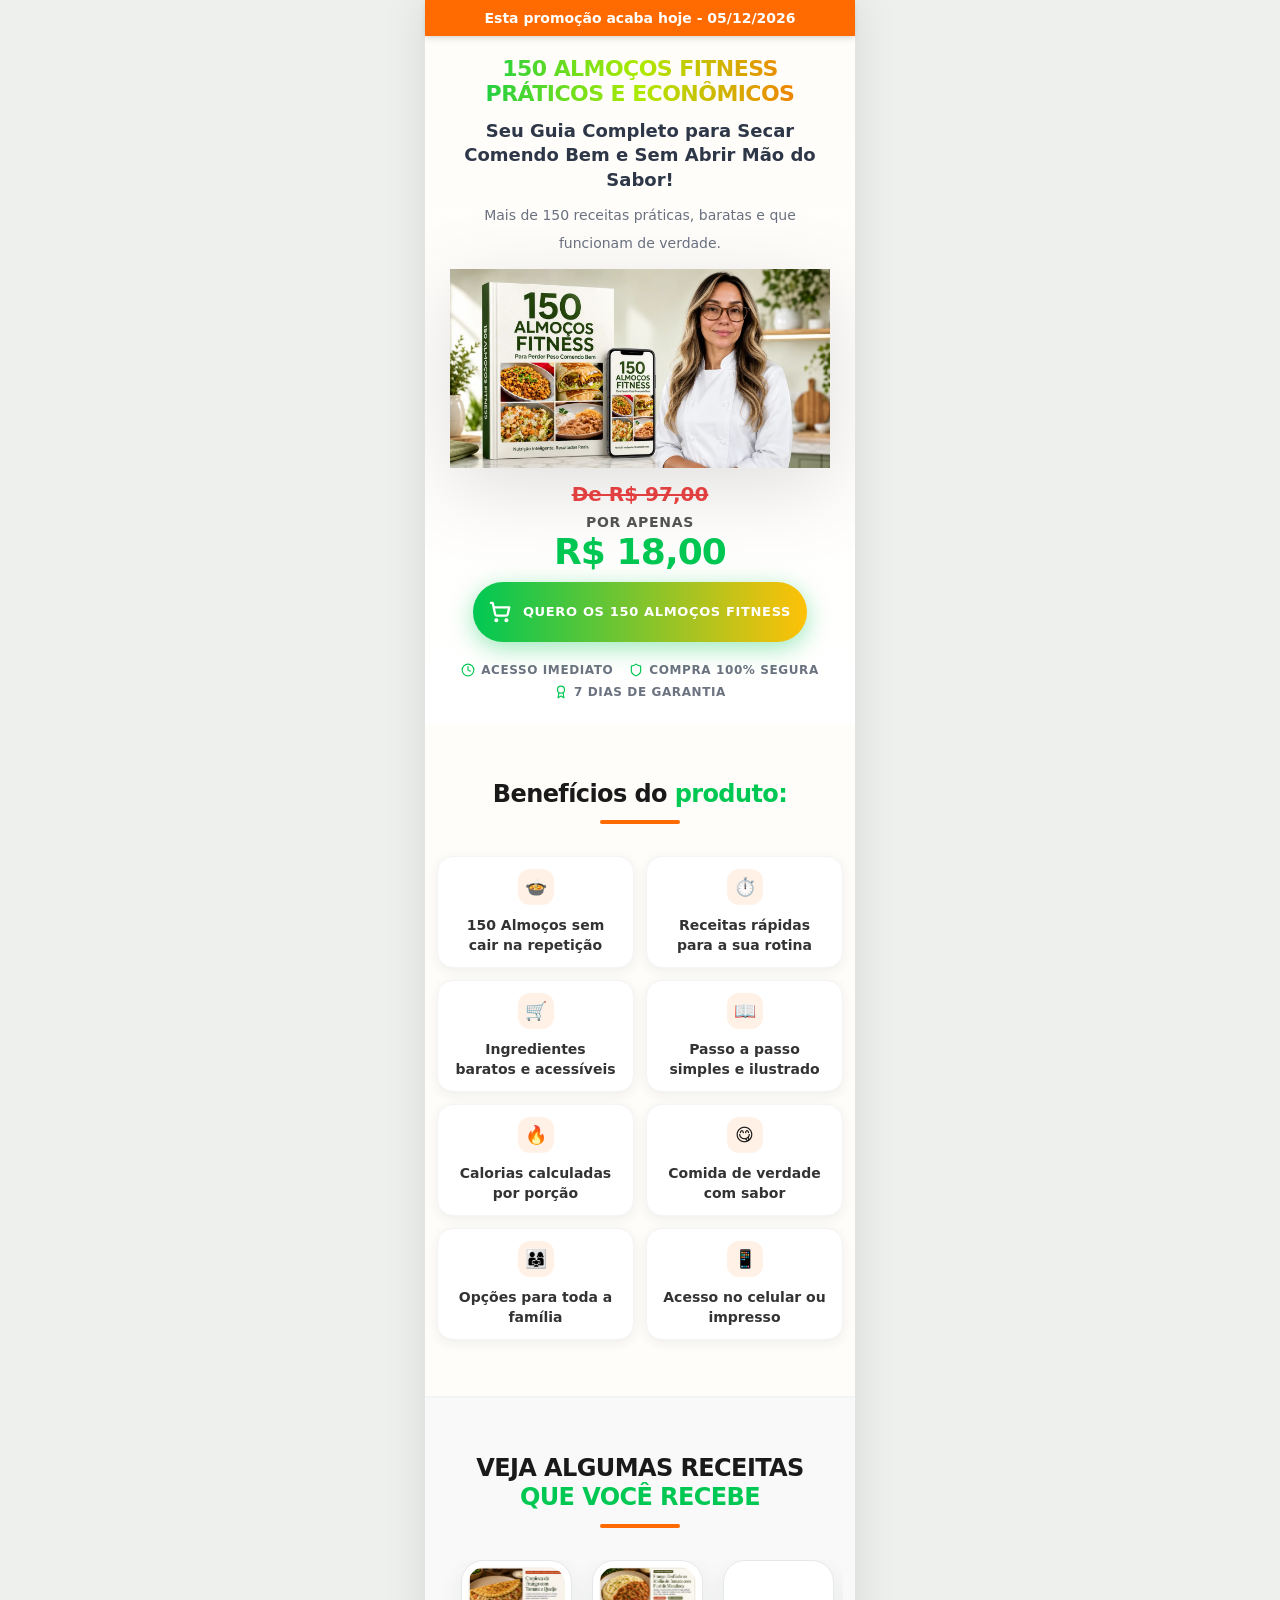
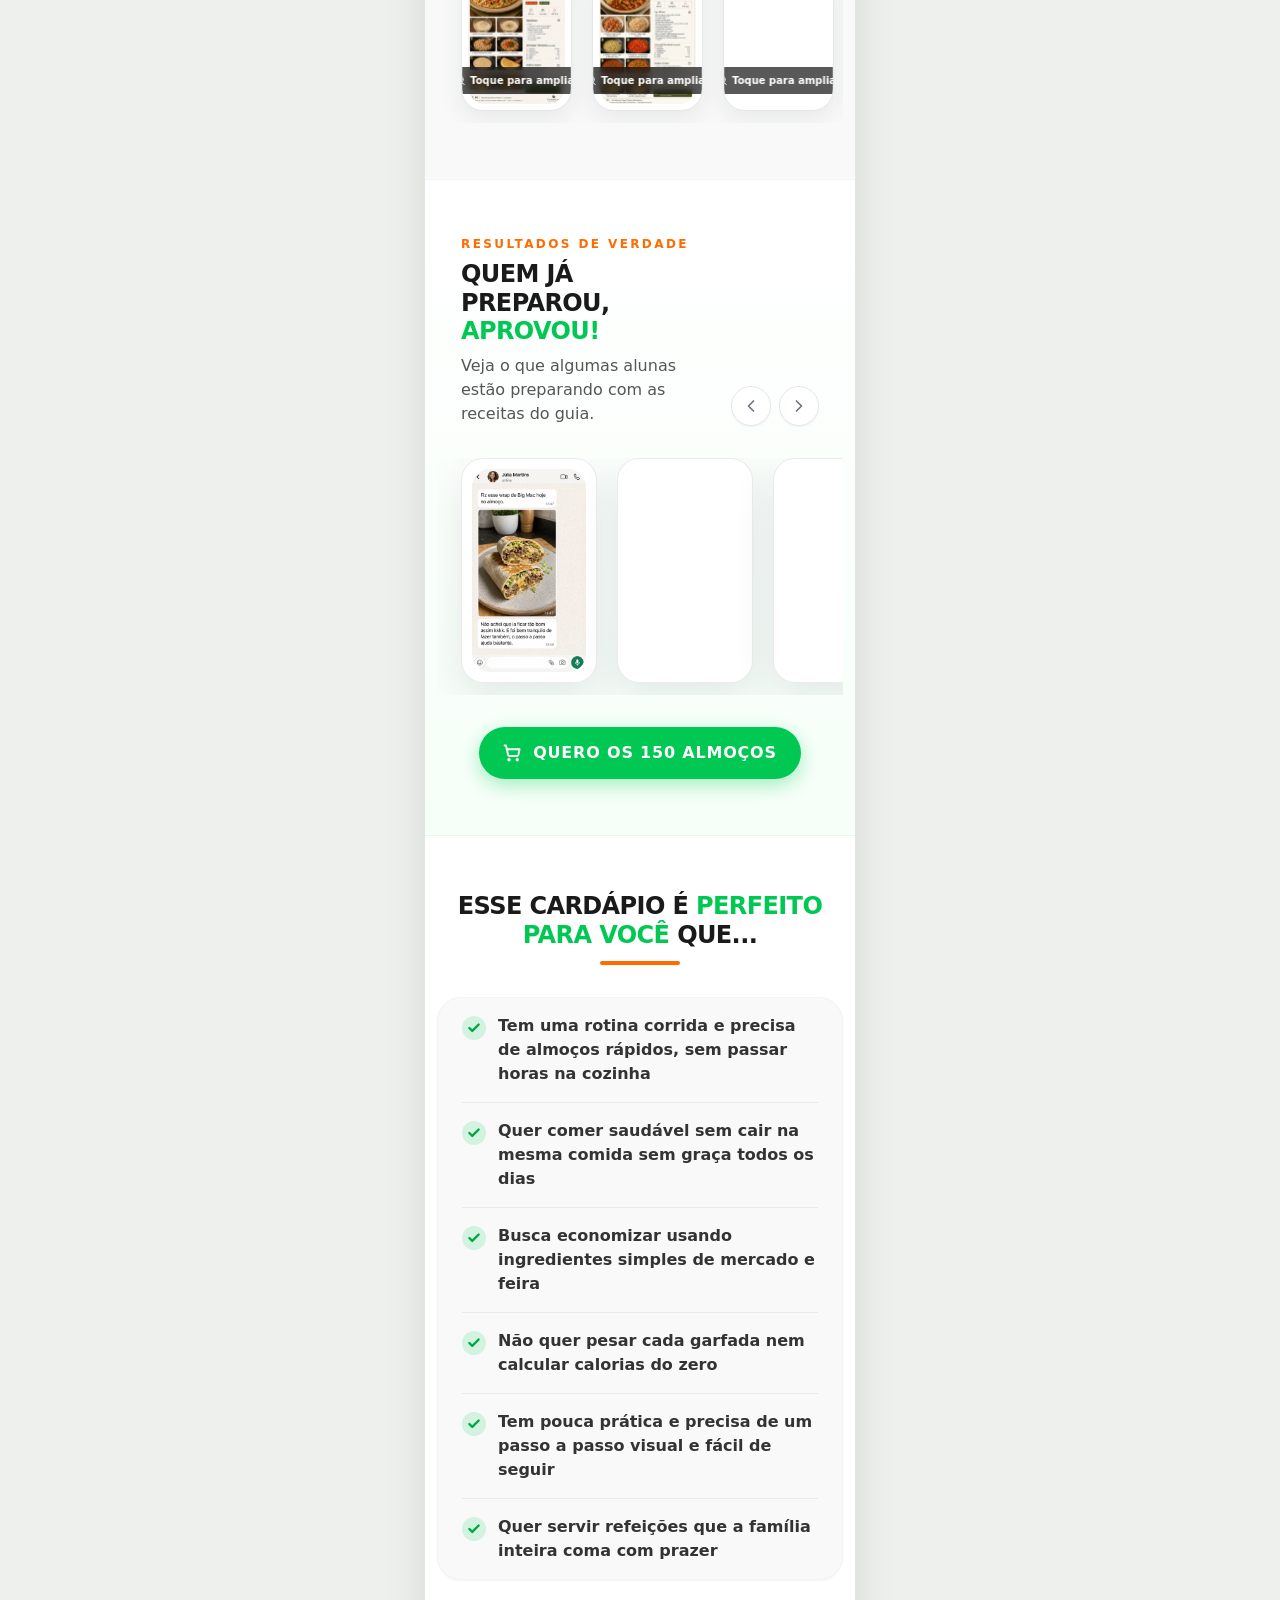
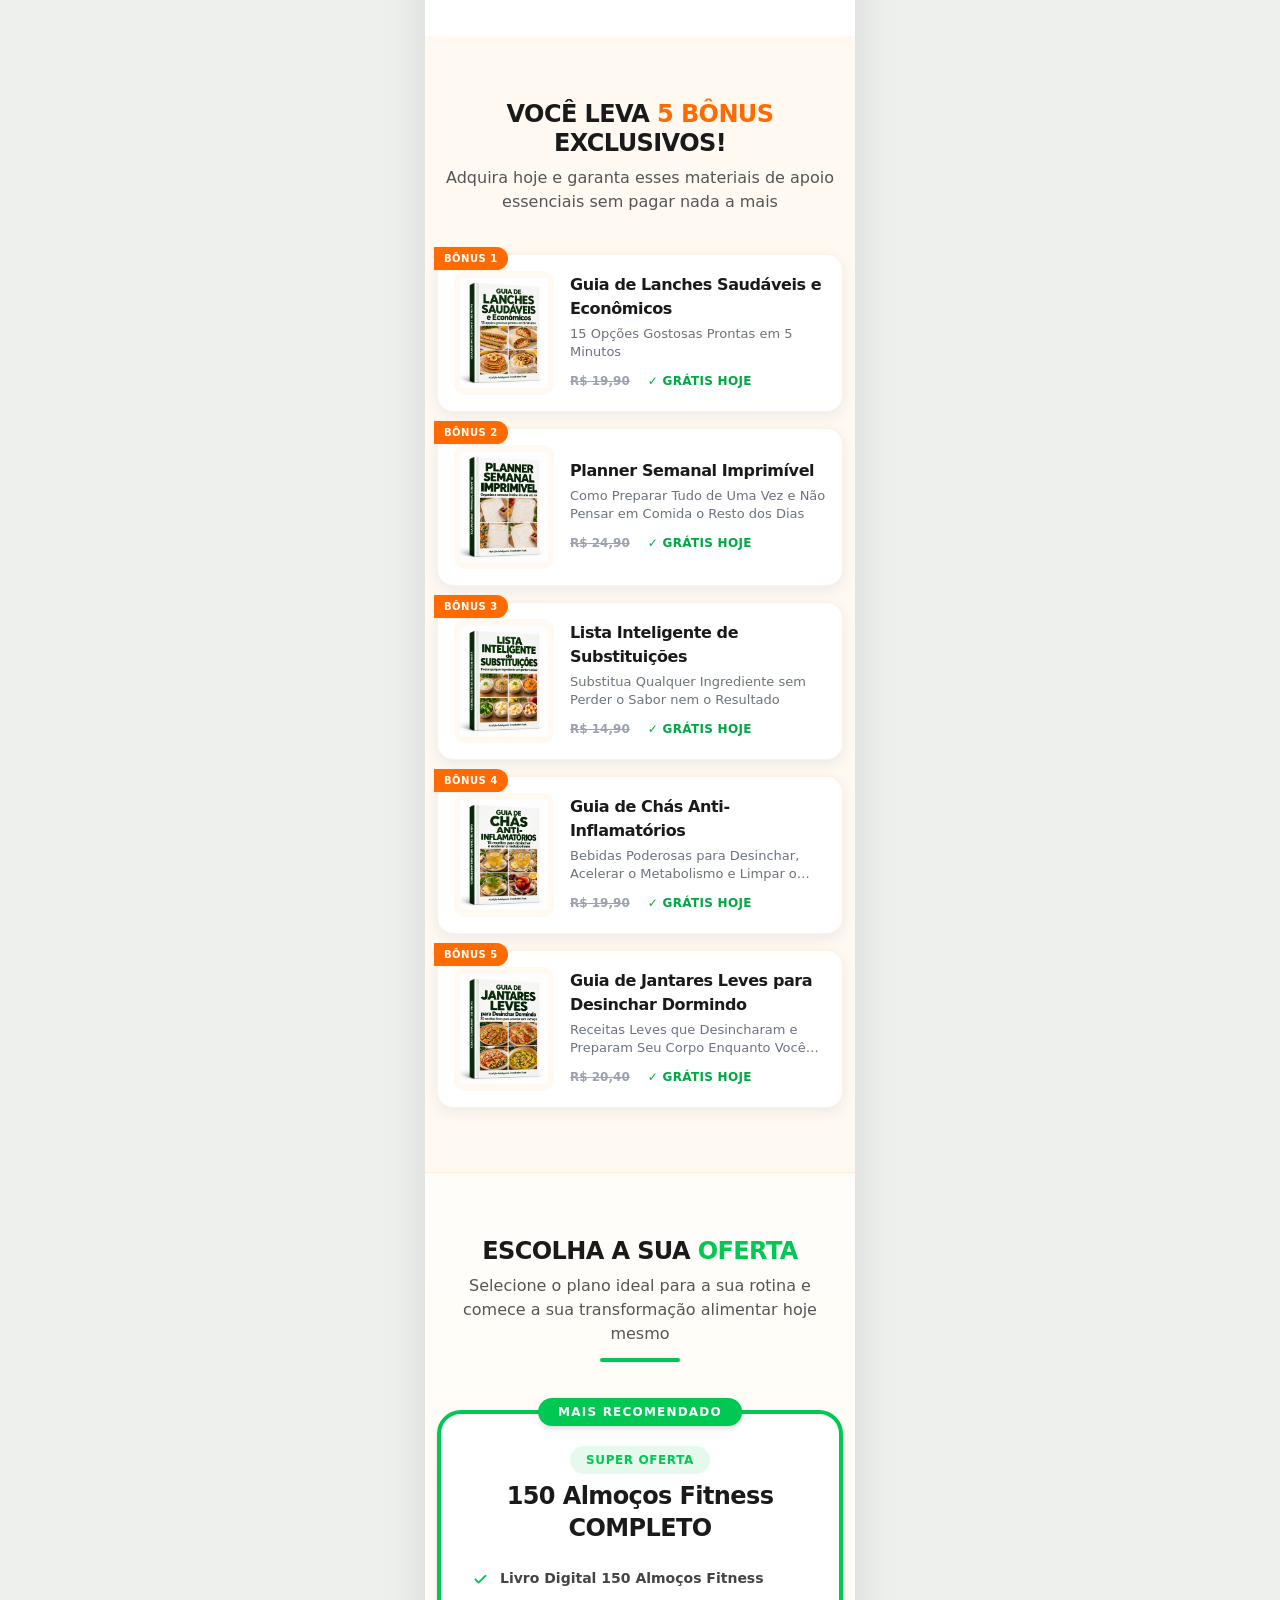
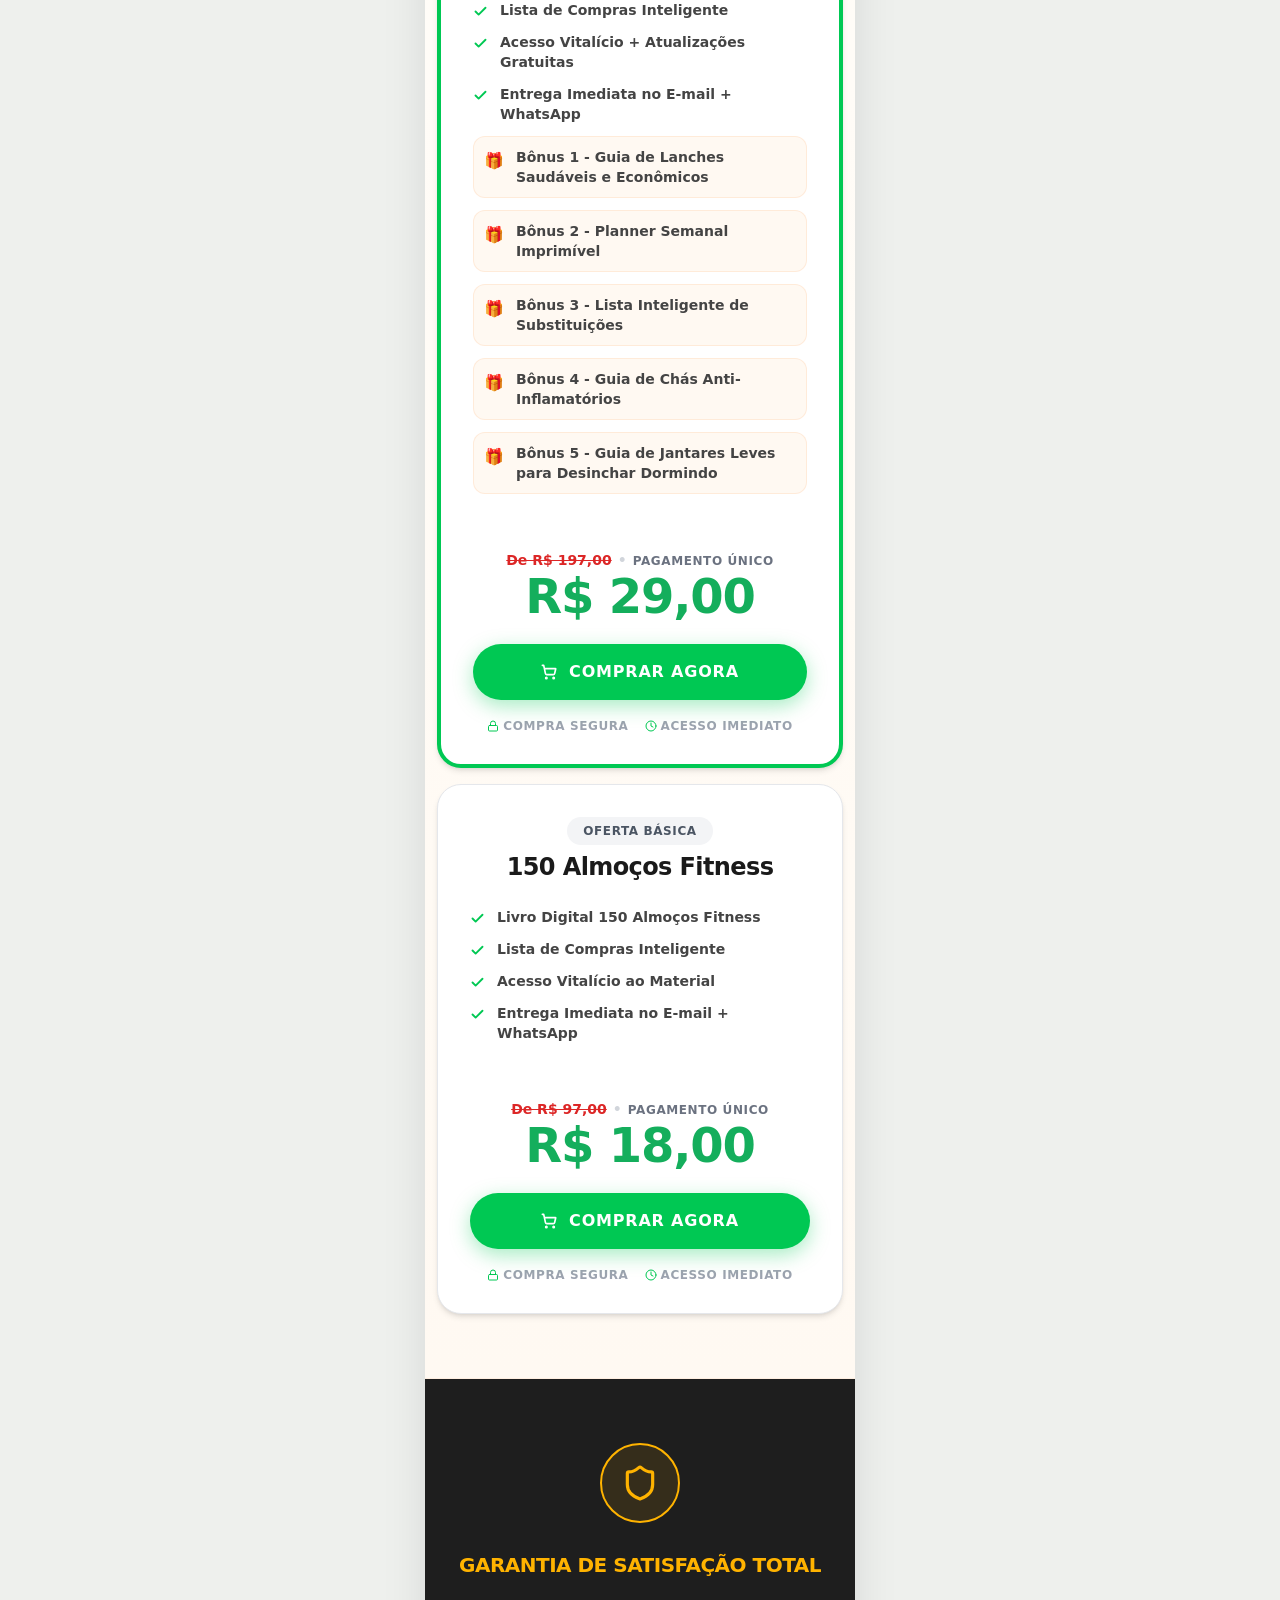
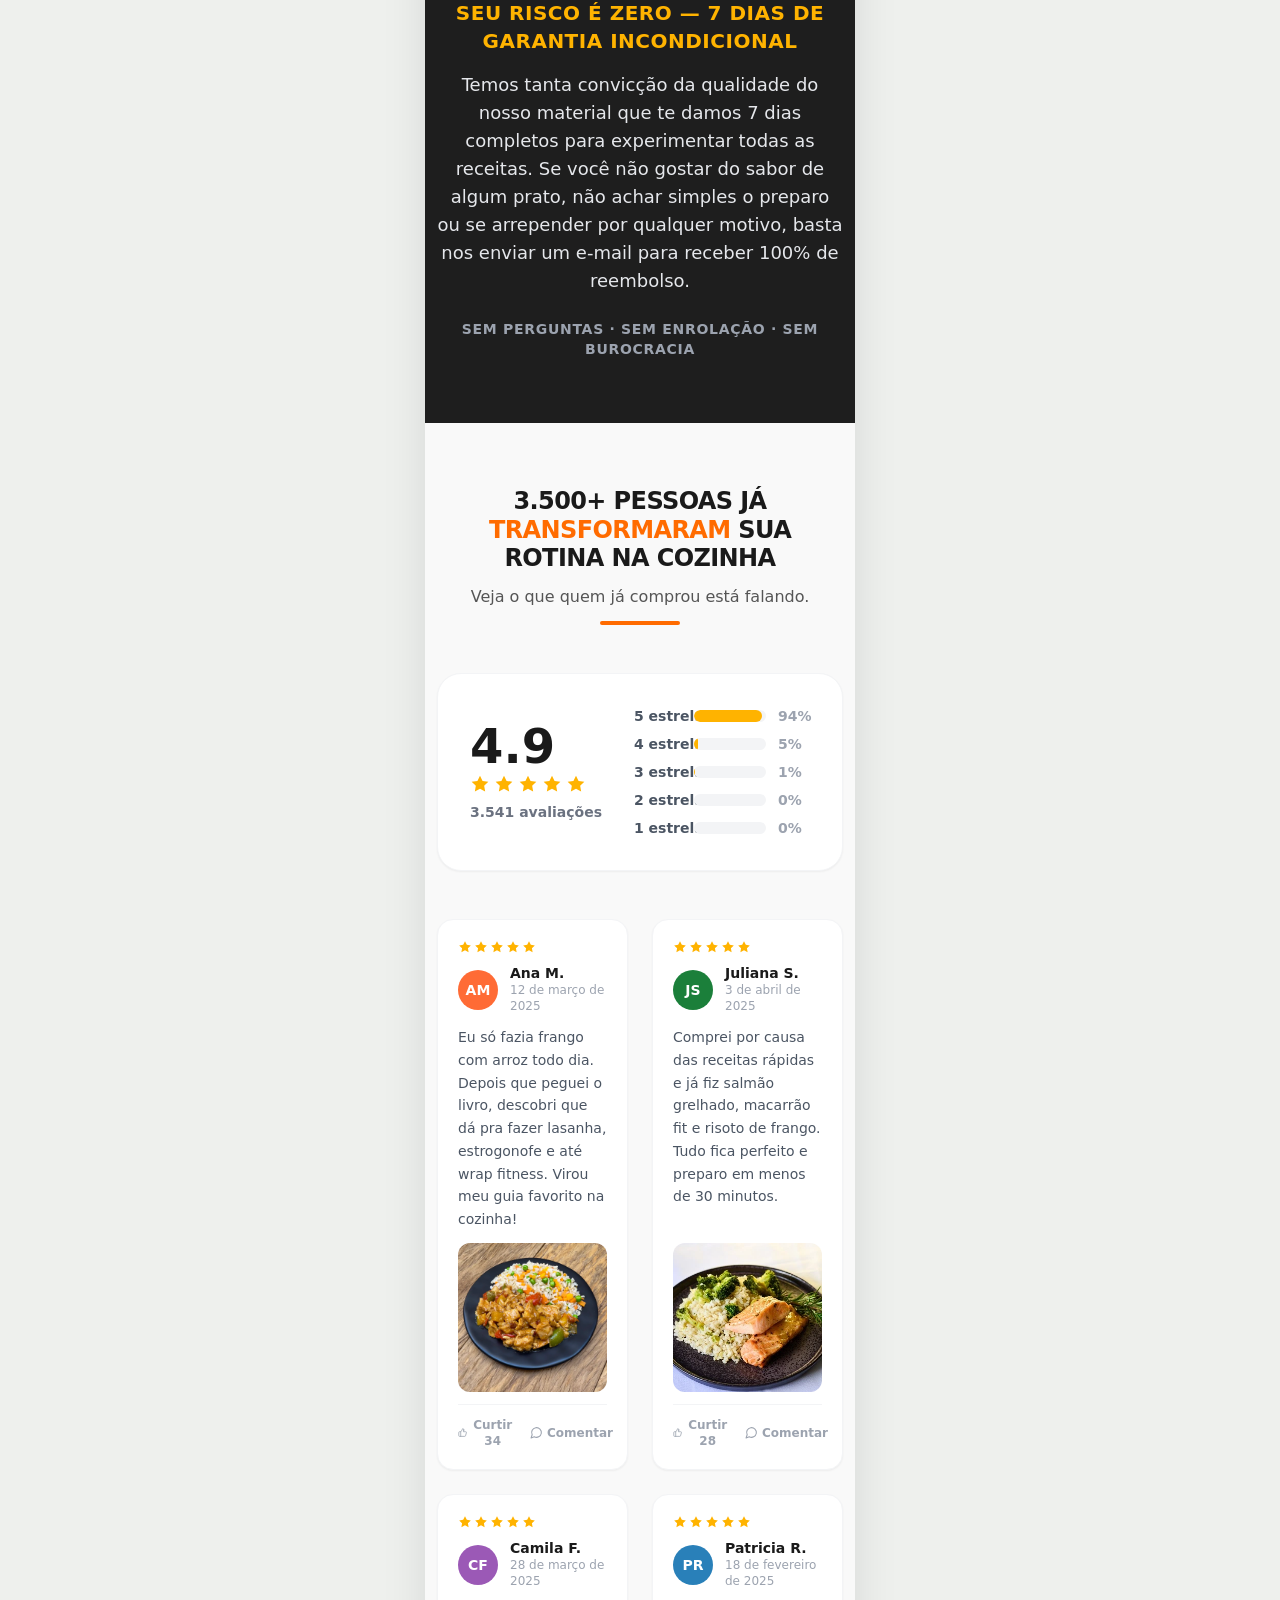
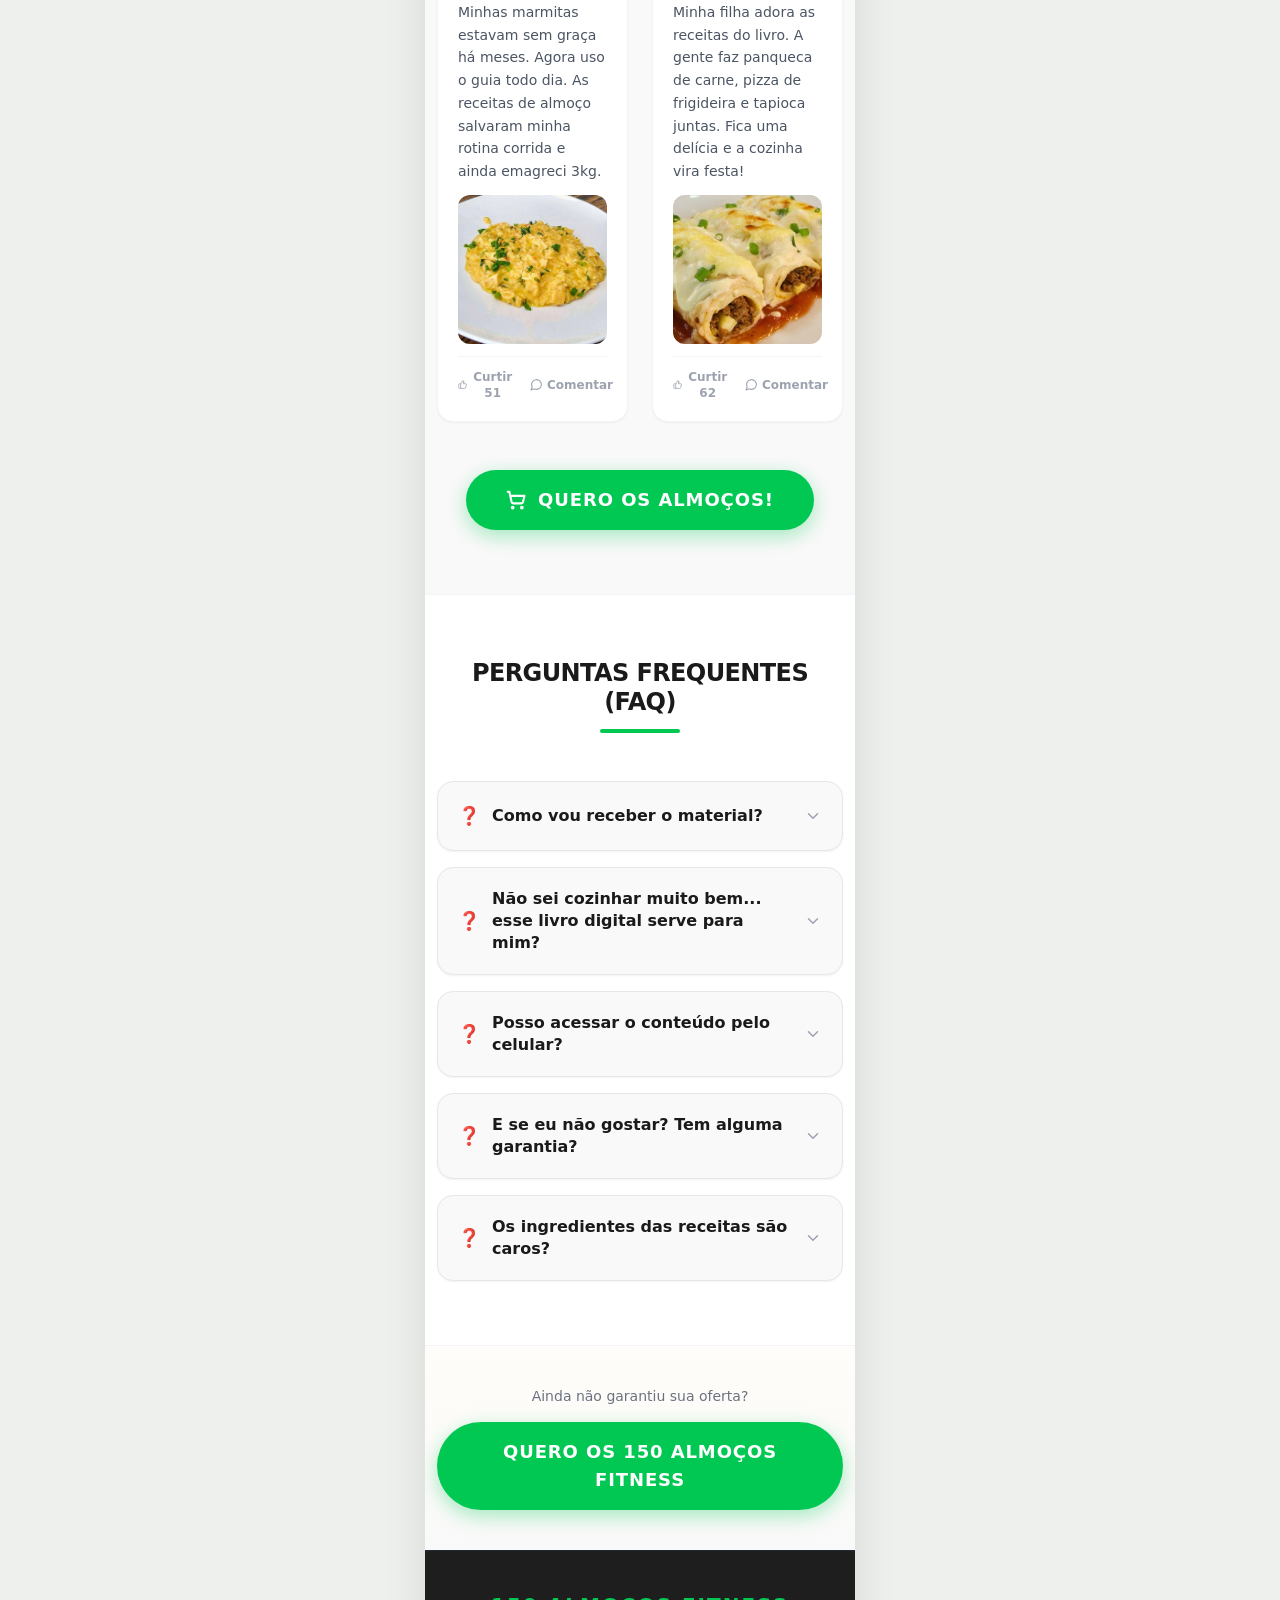
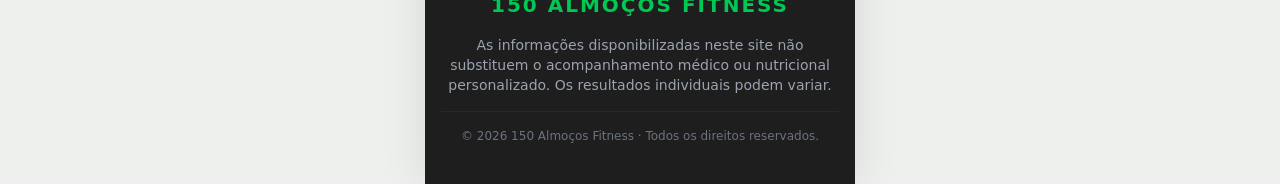
<file: 4/index.html>
<!doctype html>
<html lang="pt-BR">

<head>
  <meta charset="UTF-8" />
  <link rel="icon" type="image/svg+xml" href="../vite.svg" />
  <meta name="viewport" content="width=device-width, initial-scale=1.0" />
  <title>150 Almoços Fitness</title>
  <meta name="description" content="150 Almoços Fitness práticos, econômicos e saborosos para nunca mais ficar sem ideias na dieta." />

  <!-- Preview de compartilhamento (WhatsApp, Facebook, Telegram e X) -->
  <meta property="og:type" content="website" />
  <meta property="og:locale" content="pt_BR" />
  <meta property="og:url" content="https://almocosfitness.online/" />
  <meta property="og:site_name" content="150 Almoços Fitness" />
  <meta property="og:title" content="150 Almoços Fitness" />
  <meta property="og:description" content="Receitas práticas, econômicas e saborosas para comer bem sem enjoar da dieta." />
  <meta property="og:image" content="https://almocosfitness.online/preview-150-almocos-fitness.jpg" />
  <meta property="og:image:secure_url" content="https://almocosfitness.online/preview-150-almocos-fitness.jpg" />
  <meta property="og:image:type" content="image/jpeg" />
  <meta property="og:image:width" content="1200" />
  <meta property="og:image:height" content="628" />
  <meta property="og:image:alt" content="Coleção 150 Almoços Fitness, com receitas práticas, econômicas e saborosas" />
  <meta name="twitter:card" content="summary_large_image" />
  <meta name="twitter:title" content="150 Almoços Fitness" />
  <meta name="twitter:description" content="Receitas práticas, econômicas e saborosas para comer bem sem enjoar da dieta." />
  <meta name="twitter:image" content="https://almocosfitness.online/preview-150-almocos-fitness.jpg" />
  <meta name="twitter:image:alt" content="Coleção 150 Almoços Fitness" />

  <!-- Tajokefy: cole no <head>, antes dos outros scripts -->
  <script>
  (function (w, d) {
    try {
      var K = "_tjk", RE = /^[A-Za-z0-9]{20}$/, id = null;
      try { id = w.localStorage.getItem(K); } catch (e) {}
      if (!RE.test(id || "")) {
        var m = d.cookie.match(/(?:^|; )_tjk=([A-Za-z0-9]{20})/);
        id = m ? m[1] : null;
      }
      // Nunca adota o src que veio na URL: um link compartilhado juntaria pessoas diferentes.
      if (!RE.test(id || "")) {
        var c = "ABCDEFGHIJKLMNOPQRSTUVWXYZabcdefghijklmnopqrstuvwxyz0123456789", a = new Uint8Array(20);
        w.crypto.getRandomValues(a);
        id = "";
        for (var i = 0; i < 20; i++) id += c[a[i] % 62];
      }
      try { w.localStorage.setItem(K, id); } catch (e) {}
      d.cookie = K + "=" + id + "; Max-Age=34560000; Path=/; SameSite=Lax" + (w.location.protocol === "https:" ? "; Secure" : "");
      var u = new URL(w.location.href);
      if (u.searchParams.get("src") !== id) {
        u.searchParams.set("src", id);
        w.history.replaceState(w.history.state, "", u.toString());
      }
      w.__tjk = { id: id };
    } catch (e) {}
  })(window, document);
  </script>

  <!-- Abre cedo as ligações aos domínios utilizados nesta página -->
  <link rel="dns-prefetch" href="https://www.clarity.ms" />
  <link rel="dns-prefetch" href="https://checkout.hotmart.com" />
  <link rel="dns-prefetch" href="https://pay.hotmart.com" />
  <!-- Microsoft Clarity -->
  <script type="text/javascript">
      (function(c,l,a,r,i,t,y){
          c[a]=c[a]||function(){(c[a].q=c[a].q||[]).push(arguments)};
          t=l.createElement(r);t.async=1;t.src="https://www.clarity.ms/tag/"+i;
          y=l.getElementsByTagName(r)[0];y.parentNode.insertBefore(t,y);
      })(window, document, "clarity", "script", "x4e2m6yo77");
  </script>
  <link rel="stylesheet" href="../assets/index-DYnUfONv.css">
</head>

<body>
  <div id="root"><div class="mobile-first-offer min-h-screen bg-[#FDFDFD] text-[#1A1A1A] font-sans antialiased"><div class="fixed top-0 left-0 right-0 z-50 bg-[#FF6B00] text-white text-center py-2 px-4 text-xs sm:text-sm font-bold shadow-md flex items-center justify-center"><span>Esta promoção acaba hoje - <span data-hoje>04/11/2026</span></span></div><header class="bg-gradient-to-b from-[#FFFDF9] to-[#FFFFFF] pt-14 sm:pt-20 pb-6 sm:pb-10 px-4 sm:px-6"><div class="front-hero-content max-w-4xl mx-auto text-center w-full flex flex-col"><h1 class="front-hero-title text-[22px] sm:text-3xl md:text-4xl lg:text-5xl font-black leading-[1.15] sm:leading-tight tracking-tight uppercase mb-2 max-w-2xl mx-auto bg-gradient-to-r from-[#00C853] via-[#AEEA00] to-[#FF6B00] bg-clip-text text-transparent pb-1">150 Almoços Fitness Práticos e Econômicos</h1><h2 class="front-hero-subtitle text-lg sm:text-2xl md:text-3xl font-extrabold text-[#2D3748] max-w-3xl mx-auto leading-snug mb-2">Seu Guia Completo para Secar Comendo Bem e Sem Abrir Mão do Sabor!</h2><p class="front-hero-description text-gray-500 text-[14px] sm:text-lg md:text-xl font-medium max-w-2xl mx-auto leading-relaxed mb-3 sm:mb-5 px-2 sm:px-0">Mais de 150 receitas práticas, baratas e que funcionam de verdade.</p><div class="front-hero-mockup mb-3 sm:mb-6 relative flex justify-center max-w-[380px] sm:max-w-xl md:max-w-2xl lg:max-w-3xl mx-auto"><div class="absolute inset-0 bg-gradient-to-tr from-[#00C853]/10 to-[#FF6B00]/10 rounded-full filter blur-3xl opacity-50 -z-10 w-80 h-80 sm:w-[480px] sm:h-[480px] mx-auto my-auto"></div><img src="../mockup_almocos_fit.webp" alt="150 Almoços Fitness Combo Completo" class="w-full h-auto object-contain transform hover:scale-102 transition duration-500 drop-shadow-[0_20px_40px_rgba(0,0,0,0.12)]" width="900" height="506" fetchpriority="high" decoding="async"></div><div class="mb-3 flex flex-col items-center justify-center text-center"><span class="text-[#EF4444] text-base sm:text-xl font-extrabold line-through decoration-[#EF4444] decoration-2">De R$ 97,00</span><span class="text-[#555555] text-xs sm:text-sm font-bold uppercase tracking-wider mt-1">por apenas</span><span class="front-hero-price text-[#00C853] text-4xl sm:text-6xl md:text-7xl font-black tracking-tight mt-0.5">R$ 18,00</span></div><div class="mb-3 sm:mb-4"><button class="bg-[#00C853] hover:bg-[#00B248] text-white font-extrabold py-4 px-8 sm:px-10 rounded-full shadow-[0_6px_20px_rgba(0,200,83,0.35)] hover:shadow-[0_10px_25px_rgba(0,200,83,0.5)] transform transition duration-300 hover:scale-105 active:scale-95 inline-flex items-center justify-center gap-3 uppercase tracking-wider text-sm sm:text-base md:text-lg animate-pulse-cta  !whitespace-nowrap !py-4 !px-4 !text-[13px] animate-pulse-cta !bg-gradient-to-r !from-[#00C853] !to-[#FFC107] hover:!from-[#00B248] hover:!to-[#FFB300] !border-0 shadow-[0_6px_25px_rgba(0,200,83,0.4)] hover:shadow-[0_10px_30px_rgba(0,200,83,0.6)]"><svg xmlns="http://www.w3.org/2000/svg" width="20" height="20" viewBox="0 0 24 24" fill="none" stroke="currentColor" stroke-width="2.5" stroke-linecap="round" stroke-linejoin="round" class="lucide lucide-shopping-cart sm:w-[22px] sm:h-[22px]"><circle cx="8" cy="21" r="1"></circle><circle cx="19" cy="21" r="1"></circle><path d="M2.05 2.05h2l2.66 12.42a2 2 0 0 0 2 1.58h9.78a2 2 0 0 0 1.95-1.57l1.65-7.43H5.12"></path></svg>QUERO OS 150 ALMOÇOS FITNESS</button></div><div class="flex flex-wrap items-center justify-center gap-x-4 gap-y-1.5 mt-1 text-xs text-gray-500 font-bold uppercase tracking-wider"><div class="flex items-center gap-1.5"><svg xmlns="http://www.w3.org/2000/svg" width="14" height="14" viewBox="0 0 24 24" fill="none" stroke="currentColor" stroke-width="2" stroke-linecap="round" stroke-linejoin="round" class="lucide lucide-clock text-[#00C853]"><circle cx="12" cy="12" r="10"></circle><polyline points="12 6 12 12 16 14"></polyline></svg><span>Acesso Imediato</span></div><div class="flex items-center gap-1.5"><svg xmlns="http://www.w3.org/2000/svg" width="14" height="14" viewBox="0 0 24 24" fill="none" stroke="currentColor" stroke-width="2" stroke-linecap="round" stroke-linejoin="round" class="lucide lucide-shield text-[#00C853]"><path d="M20 13c0 5-3.5 7.5-7.66 8.95a1 1 0 0 1-.67-.01C7.5 20.5 4 18 4 13V6a1 1 0 0 1 1-1c2 0 4.5-1.2 6.24-2.72a1.17 1.17 0 0 1 1.52 0C14.51 3.81 17 5 19 5a1 1 0 0 1 1 1z"></path></svg><span>Compra 100% Segura</span></div><div class="flex items-center gap-1.5"><svg xmlns="http://www.w3.org/2000/svg" width="14" height="14" viewBox="0 0 24 24" fill="none" stroke="currentColor" stroke-width="2" stroke-linecap="round" stroke-linejoin="round" class="lucide lucide-award text-[#00C853]"><circle cx="12" cy="8" r="6"></circle><path d="M15.477 12.89 17 22l-5-3-5 3 1.523-9.11"></path></svg><span>7 Dias de Garantia</span></div></div></div></header><section class="border-b border-gray-100 bg-[#FFFDF9] px-3 py-9 sm:px-4 sm:py-14"><div class="mx-auto max-w-5xl"><div class="mb-6 text-center sm:mb-8"><h2 class="text-[28px] font-black leading-tight tracking-tight text-[#1A1A1A] sm:text-3xl md:text-4xl">Benefícios do <span class="text-[#00C853]">produto:</span></h2><div class="mx-auto mt-3 h-1 w-20 rounded-full bg-[#FF6B00]"></div></div><div class="front-benefits-grid grid grid-cols-2 gap-3 sm:gap-4 md:grid-cols-4"><div class="flex h-[118px] flex-col items-center justify-center gap-2.5 rounded-2xl border border-gray-100 bg-white px-3 py-3 text-center shadow-[0_3px_12px_rgba(31,41,55,0.07)] transition duration-300 hover:-translate-y-0.5 hover:border-[#00C853]/30 hover:shadow-md sm:h-[112px] sm:px-4"><span class="flex h-9 w-9 flex-shrink-0 items-center justify-center rounded-xl bg-[#FFF1E6] text-lg">🍲</span><p class="text-[11.5px] font-extrabold leading-[1.25] text-[#333333] sm:text-sm">150 Almoços sem cair na repetição</p></div><div class="flex h-[118px] flex-col items-center justify-center gap-2.5 rounded-2xl border border-gray-100 bg-white px-3 py-3 text-center shadow-[0_3px_12px_rgba(31,41,55,0.07)] transition duration-300 hover:-translate-y-0.5 hover:border-[#00C853]/30 hover:shadow-md sm:h-[112px] sm:px-4"><span class="flex h-9 w-9 flex-shrink-0 items-center justify-center rounded-xl bg-[#FFF1E6] text-lg">⏱️</span><p class="text-[11.5px] font-extrabold leading-[1.25] text-[#333333] sm:text-sm">Receitas rápidas para a sua rotina</p></div><div class="flex h-[118px] flex-col items-center justify-center gap-2.5 rounded-2xl border border-gray-100 bg-white px-3 py-3 text-center shadow-[0_3px_12px_rgba(31,41,55,0.07)] transition duration-300 hover:-translate-y-0.5 hover:border-[#00C853]/30 hover:shadow-md sm:h-[112px] sm:px-4"><span class="flex h-9 w-9 flex-shrink-0 items-center justify-center rounded-xl bg-[#FFF1E6] text-lg">🛒</span><p class="text-[11.5px] font-extrabold leading-[1.25] text-[#333333] sm:text-sm">Ingredientes baratos e acessíveis</p></div><div class="flex h-[118px] flex-col items-center justify-center gap-2.5 rounded-2xl border border-gray-100 bg-white px-3 py-3 text-center shadow-[0_3px_12px_rgba(31,41,55,0.07)] transition duration-300 hover:-translate-y-0.5 hover:border-[#00C853]/30 hover:shadow-md sm:h-[112px] sm:px-4"><span class="flex h-9 w-9 flex-shrink-0 items-center justify-center rounded-xl bg-[#FFF1E6] text-lg">📖</span><p class="text-[11.5px] font-extrabold leading-[1.25] text-[#333333] sm:text-sm">Passo a passo simples e ilustrado</p></div><div class="flex h-[118px] flex-col items-center justify-center gap-2.5 rounded-2xl border border-gray-100 bg-white px-3 py-3 text-center shadow-[0_3px_12px_rgba(31,41,55,0.07)] transition duration-300 hover:-translate-y-0.5 hover:border-[#00C853]/30 hover:shadow-md sm:h-[112px] sm:px-4"><span class="flex h-9 w-9 flex-shrink-0 items-center justify-center rounded-xl bg-[#FFF1E6] text-lg">🔥</span><p class="text-[11.5px] font-extrabold leading-[1.25] text-[#333333] sm:text-sm">Calorias calculadas por porção</p></div><div class="flex h-[118px] flex-col items-center justify-center gap-2.5 rounded-2xl border border-gray-100 bg-white px-3 py-3 text-center shadow-[0_3px_12px_rgba(31,41,55,0.07)] transition duration-300 hover:-translate-y-0.5 hover:border-[#00C853]/30 hover:shadow-md sm:h-[112px] sm:px-4"><span class="flex h-9 w-9 flex-shrink-0 items-center justify-center rounded-xl bg-[#FFF1E6] text-lg">😋</span><p class="text-[11.5px] font-extrabold leading-[1.25] text-[#333333] sm:text-sm">Comida de verdade com sabor</p></div><div class="flex h-[118px] flex-col items-center justify-center gap-2.5 rounded-2xl border border-gray-100 bg-white px-3 py-3 text-center shadow-[0_3px_12px_rgba(31,41,55,0.07)] transition duration-300 hover:-translate-y-0.5 hover:border-[#00C853]/30 hover:shadow-md sm:h-[112px] sm:px-4"><span class="flex h-9 w-9 flex-shrink-0 items-center justify-center rounded-xl bg-[#FFF1E6] text-lg">👨‍👩‍👧</span><p class="text-[11.5px] font-extrabold leading-[1.25] text-[#333333] sm:text-sm">Opções para toda a família</p></div><div class="flex h-[118px] flex-col items-center justify-center gap-2.5 rounded-2xl border border-gray-100 bg-white px-3 py-3 text-center shadow-[0_3px_12px_rgba(31,41,55,0.07)] transition duration-300 hover:-translate-y-0.5 hover:border-[#00C853]/30 hover:shadow-md sm:h-[112px] sm:px-4"><span class="flex h-9 w-9 flex-shrink-0 items-center justify-center rounded-xl bg-[#FFF1E6] text-lg">📱</span><p class="text-[11.5px] font-extrabold leading-[1.25] text-[#333333] sm:text-sm">Acesso no celular ou impresso</p></div></div></div></section><section aria-labelledby="inside-books-title" class="overflow-hidden border-y border-gray-100 bg-[#F9F9F9] py-9 sm:py-14"><div class="mx-auto max-w-5xl px-3 sm:px-6"><div class="mb-6 text-center sm:mb-8"><h2 id="inside-books-title" class="text-[24px] font-black uppercase leading-[1.05] tracking-tight text-[#1A1A1A] sm:text-3xl sm:leading-tight md:text-4xl"><span class="block">Veja algumas receitas</span><span class="block text-[#00C853]">que você recebe</span></h2><div class="mx-auto mt-3 h-1 w-20 rounded-full bg-[#FF6B00]"></div></div><div class="front-testimonials-scroll -mx-3 flex snap-x snap-mandatory gap-3 overflow-x-auto px-3 pb-3 sm:-mx-6 sm:gap-5 sm:px-6" aria-label="Páginas internas dos livros"><button type="button" aria-label="Ampliar página interna do livro com receita de crepioca de frango, tomate e queijo" class="group relative w-[88vw] max-w-[390px] shrink-0 snap-start overflow-hidden rounded-[22px] border border-gray-200 bg-white p-1.5 shadow-[0_8px_24px_rgba(31,41,55,0.08)] [scroll-snap-stop:always] sm:w-[46%] sm:snap-center lg:w-[31%]"><img src="../crepioca_frango_tomate_pagina_ebook_mini.webp" alt="Página interna do livro com receita de crepioca de frango, tomate e queijo" class="h-auto w-full rounded-[17px]" loading="lazy" decoding="async"><span class="absolute bottom-4 left-1/2 flex -translate-x-1/2 items-center gap-1 whitespace-nowrap rounded-full bg-black/65 px-3 py-1.5 text-[10px] font-bold text-white backdrop-blur-sm"><svg xmlns="http://www.w3.org/2000/svg" width="12" height="12" viewBox="0 0 24 24" fill="none" stroke="currentColor" stroke-width="2" stroke-linecap="round" stroke-linejoin="round" class="lucide lucide-zoom-in "><circle cx="11" cy="11" r="8"></circle><line x1="21" x2="16.65" y1="21" y2="16.65"></line><line x1="11" x2="11" y1="8" y2="14"></line><line x1="8" x2="14" y1="11" y2="11"></line></svg> Toque para ampliar</span></button><button type="button" aria-label="Ampliar página interna do livro com receita de frango desfiado ao molho de tomate" class="group relative w-[88vw] max-w-[390px] shrink-0 snap-start overflow-hidden rounded-[22px] border border-gray-200 bg-white p-1.5 shadow-[0_8px_24px_rgba(31,41,55,0.08)] [scroll-snap-stop:always] sm:w-[46%] sm:snap-center lg:w-[31%]"><img src="../frango_desfiado_molho_de_tomate_pagina_ebook_mini.webp" alt="Página interna do livro com receita de frango desfiado ao molho de tomate" class="h-auto w-full rounded-[17px]" loading="lazy" decoding="async"><span class="absolute bottom-4 left-1/2 flex -translate-x-1/2 items-center gap-1 whitespace-nowrap rounded-full bg-black/65 px-3 py-1.5 text-[10px] font-bold text-white backdrop-blur-sm"><svg xmlns="http://www.w3.org/2000/svg" width="12" height="12" viewBox="0 0 24 24" fill="none" stroke="currentColor" stroke-width="2" stroke-linecap="round" stroke-linejoin="round" class="lucide lucide-zoom-in "><circle cx="11" cy="11" r="8"></circle><line x1="21" x2="16.65" y1="21" y2="16.65"></line><line x1="11" x2="11" y1="8" y2="14"></line><line x1="8" x2="14" y1="11" y2="11"></line></svg> Toque para ampliar</span></button><button type="button" aria-label="Ampliar página interna do livro com receita de lasanha de carne moída" class="group relative w-[88vw] max-w-[390px] shrink-0 snap-start overflow-hidden rounded-[22px] border border-gray-200 bg-white p-1.5 shadow-[0_8px_24px_rgba(31,41,55,0.08)] [scroll-snap-stop:always] sm:w-[46%] sm:snap-center lg:w-[31%]"><img src="../lasanha_carne_moida_pagina_ebook_mini.webp" alt="Página interna do livro com receita de lasanha de carne moída" class="h-auto w-full rounded-[17px]" loading="lazy" decoding="async"><span class="absolute bottom-4 left-1/2 flex -translate-x-1/2 items-center gap-1 whitespace-nowrap rounded-full bg-black/65 px-3 py-1.5 text-[10px] font-bold text-white backdrop-blur-sm"><svg xmlns="http://www.w3.org/2000/svg" width="12" height="12" viewBox="0 0 24 24" fill="none" stroke="currentColor" stroke-width="2" stroke-linecap="round" stroke-linejoin="round" class="lucide lucide-zoom-in "><circle cx="11" cy="11" r="8"></circle><line x1="21" x2="16.65" y1="21" y2="16.65"></line><line x1="11" x2="11" y1="8" y2="14"></line><line x1="8" x2="14" y1="11" y2="11"></line></svg> Toque para ampliar</span></button><button type="button" aria-label="Ampliar página interna do livro com receita de macarrão talharim" class="group relative w-[88vw] max-w-[390px] shrink-0 snap-start overflow-hidden rounded-[22px] border border-gray-200 bg-white p-1.5 shadow-[0_8px_24px_rgba(31,41,55,0.08)] [scroll-snap-stop:always] sm:w-[46%] sm:snap-center lg:w-[31%]"><img src="../macarrao_talharim_pagina_ebook_mini.webp" alt="Página interna do livro com receita de macarrão talharim" class="h-auto w-full rounded-[17px]" loading="lazy" decoding="async"><span class="absolute bottom-4 left-1/2 flex -translate-x-1/2 items-center gap-1 whitespace-nowrap rounded-full bg-black/65 px-3 py-1.5 text-[10px] font-bold text-white backdrop-blur-sm"><svg xmlns="http://www.w3.org/2000/svg" width="12" height="12" viewBox="0 0 24 24" fill="none" stroke="currentColor" stroke-width="2" stroke-linecap="round" stroke-linejoin="round" class="lucide lucide-zoom-in "><circle cx="11" cy="11" r="8"></circle><line x1="21" x2="16.65" y1="21" y2="16.65"></line><line x1="11" x2="11" y1="8" y2="14"></line><line x1="8" x2="14" y1="11" y2="11"></line></svg> Toque para ampliar</span></button><button type="button" aria-label="Ampliar página interna do livro com receita de panqueca de carne moída" class="group relative w-[88vw] max-w-[390px] shrink-0 snap-start overflow-hidden rounded-[22px] border border-gray-200 bg-white p-1.5 shadow-[0_8px_24px_rgba(31,41,55,0.08)] [scroll-snap-stop:always] sm:w-[46%] sm:snap-center lg:w-[31%]"><img src="../panqueca_carne_moida_pagina_ebook_mini.webp" alt="Página interna do livro com receita de panqueca de carne moída" class="h-auto w-full rounded-[17px]" loading="lazy" decoding="async"><span class="absolute bottom-4 left-1/2 flex -translate-x-1/2 items-center gap-1 whitespace-nowrap rounded-full bg-black/65 px-3 py-1.5 text-[10px] font-bold text-white backdrop-blur-sm"><svg xmlns="http://www.w3.org/2000/svg" width="12" height="12" viewBox="0 0 24 24" fill="none" stroke="currentColor" stroke-width="2" stroke-linecap="round" stroke-linejoin="round" class="lucide lucide-zoom-in "><circle cx="11" cy="11" r="8"></circle><line x1="21" x2="16.65" y1="21" y2="16.65"></line><line x1="11" x2="11" y1="8" y2="14"></line><line x1="8" x2="14" y1="11" y2="11"></line></svg> Toque para ampliar</span></button><button type="button" aria-label="Ampliar página interna do livro com receita de wrap estilo big mac" class="group relative w-[88vw] max-w-[390px] shrink-0 snap-start overflow-hidden rounded-[22px] border border-gray-200 bg-white p-1.5 shadow-[0_8px_24px_rgba(31,41,55,0.08)] [scroll-snap-stop:always] sm:w-[46%] sm:snap-center lg:w-[31%]"><img src="../wrap_big_mac_pagina_ebook_mini.webp" alt="Página interna do livro com receita de wrap estilo Big Mac" class="h-auto w-full rounded-[17px]" loading="lazy" decoding="async"><span class="absolute bottom-4 left-1/2 flex -translate-x-1/2 items-center gap-1 whitespace-nowrap rounded-full bg-black/65 px-3 py-1.5 text-[10px] font-bold text-white backdrop-blur-sm"><svg xmlns="http://www.w3.org/2000/svg" width="12" height="12" viewBox="0 0 24 24" fill="none" stroke="currentColor" stroke-width="2" stroke-linecap="round" stroke-linejoin="round" class="lucide lucide-zoom-in "><circle cx="11" cy="11" r="8"></circle><line x1="21" x2="16.65" y1="21" y2="16.65"></line><line x1="11" x2="11" y1="8" y2="14"></line><line x1="8" x2="14" y1="11" y2="11"></line></svg> Toque para ampliar</span></button></div><div class="mt-3 flex items-center justify-center gap-1.5 text-[#00A844]/70 sm:hidden" aria-hidden="true"><span class="text-[11px] font-extrabold uppercase tracking-[0.14em]">Arraste para ver mais</span><svg xmlns="http://www.w3.org/2000/svg" width="15" height="15" viewBox="0 0 24 24" fill="none" stroke="currentColor" stroke-width="2.5" stroke-linecap="round" stroke-linejoin="round" class="lucide lucide-chevron-right "><path d="m9 18 6-6-6-6"></path></svg></div></div></section><section aria-labelledby="front-testimonials-title" class="overflow-hidden border-b border-[#00C853]/10 bg-gradient-to-b from-white to-[#F6FFF8] py-9 sm:py-14"><div class="mx-auto max-w-5xl px-3 sm:px-6"><div class="mb-6 flex items-end justify-between gap-5 sm:mb-8"><div class="mx-auto max-w-2xl text-center sm:mx-0 sm:text-left"><p class="mb-2 hidden text-xs font-black uppercase tracking-[0.2em] text-[#FF6B00] sm:block">Resultados de verdade</p><h2 id="front-testimonials-title" class="text-[29px] font-black leading-[1.05] tracking-[-0.035em] text-[#1A1A1A] sm:text-3xl sm:uppercase sm:leading-tight sm:tracking-tight md:text-4xl"><span class="sm:hidden">Quem já preparou, <span class="text-[#00C853]">aprovou!</span></span><span class="hidden sm:inline">Quem já preparou, <span class="text-[#00C853]">aprovou!</span></span></h2><p class="mt-2 hidden text-sm font-medium text-[#555555] sm:block sm:text-base">Veja o que algumas alunas estão preparando com as receitas do guia.</p></div><div class="hidden shrink-0 gap-2 sm:flex" aria-label="Controles do carrossel"><button type="button" aria-label="Ver depoimento anterior" class="flex h-10 w-10 items-center justify-center rounded-full border border-gray-200 bg-white text-gray-500 shadow-sm transition hover:border-[#00C853]/40 hover:text-[#00C853] focus-visible:outline-none focus-visible:ring-2 focus-visible:ring-[#00C853] focus-visible:ring-offset-2"><svg xmlns="http://www.w3.org/2000/svg" width="20" height="20" viewBox="0 0 24 24" fill="none" stroke="currentColor" stroke-width="2" stroke-linecap="round" stroke-linejoin="round" class="lucide lucide-chevron-left "><path d="m15 18-6-6 6-6"></path></svg></button><button type="button" aria-label="Ver próximo depoimento" class="flex h-10 w-10 items-center justify-center rounded-full border border-gray-200 bg-white text-gray-500 shadow-sm transition hover:border-[#00C853]/40 hover:text-[#00C853] focus-visible:outline-none focus-visible:ring-2 focus-visible:ring-[#00C853] focus-visible:ring-offset-2"><svg xmlns="http://www.w3.org/2000/svg" width="20" height="20" viewBox="0 0 24 24" fill="none" stroke="currentColor" stroke-width="2" stroke-linecap="round" stroke-linejoin="round" class="lucide lucide-chevron-right "><path d="m9 18 6-6-6-6"></path></svg></button></div></div><div class="front-testimonials-scroll -mx-3 flex snap-x snap-mandatory gap-3 overflow-x-auto px-3 pb-3 sm:-mx-6 sm:gap-5 sm:px-6" aria-label="Depoimentos de clientes"><figure data-testimonial-card="true" class="w-[90vw] max-w-[360px] shrink-0 snap-start [scroll-snap-stop:always] sm:w-[46%] sm:snap-center lg:w-[38%]"><div class="overflow-hidden rounded-[22px] bg-white p-1.5 shadow-[0_8px_24px_rgba(31,41,55,0.08)] transition duration-300 hover:-translate-y-1 hover:shadow-[0_18px_45px_rgba(0,200,83,0.14)] sm:border sm:border-gray-200/80 sm:p-2.5 sm:shadow-[0_14px_40px_rgba(31,41,55,0.10)]"><img src="../depoimento_front_1.webp" alt="Depoimento 1 de cliente mostrando uma receita preparada com o guia" class="h-auto w-full rounded-[17px] sm:rounded-[18px]" loading="lazy" decoding="async"></div></figure><figure data-testimonial-card="true" class="w-[90vw] max-w-[360px] shrink-0 snap-start [scroll-snap-stop:always] sm:w-[46%] sm:snap-center lg:w-[38%]"><div class="overflow-hidden rounded-[22px] bg-white p-1.5 shadow-[0_8px_24px_rgba(31,41,55,0.08)] transition duration-300 hover:-translate-y-1 hover:shadow-[0_18px_45px_rgba(0,200,83,0.14)] sm:border sm:border-gray-200/80 sm:p-2.5 sm:shadow-[0_14px_40px_rgba(31,41,55,0.10)]"><img src="../depoimento_front_2.webp" alt="Depoimento 2 de cliente mostrando uma receita preparada com o guia" class="h-auto w-full rounded-[17px] sm:rounded-[18px]" loading="lazy" decoding="async"></div></figure><figure data-testimonial-card="true" class="w-[90vw] max-w-[360px] shrink-0 snap-start [scroll-snap-stop:always] sm:w-[46%] sm:snap-center lg:w-[38%]"><div class="overflow-hidden rounded-[22px] bg-white p-1.5 shadow-[0_8px_24px_rgba(31,41,55,0.08)] transition duration-300 hover:-translate-y-1 hover:shadow-[0_18px_45px_rgba(0,200,83,0.14)] sm:border sm:border-gray-200/80 sm:p-2.5 sm:shadow-[0_14px_40px_rgba(31,41,55,0.10)]"><img src="../depoimento_front_3.webp" alt="Depoimento 3 de cliente mostrando uma receita preparada com o guia" class="h-auto w-full rounded-[17px] sm:rounded-[18px]" loading="lazy" decoding="async"></div></figure><figure data-testimonial-card="true" class="w-[90vw] max-w-[360px] shrink-0 snap-start [scroll-snap-stop:always] sm:w-[46%] sm:snap-center lg:w-[38%]"><div class="overflow-hidden rounded-[22px] bg-white p-1.5 shadow-[0_8px_24px_rgba(31,41,55,0.08)] transition duration-300 hover:-translate-y-1 hover:shadow-[0_18px_45px_rgba(0,200,83,0.14)] sm:border sm:border-gray-200/80 sm:p-2.5 sm:shadow-[0_14px_40px_rgba(31,41,55,0.10)]"><img src="../depoimento_front_4.webp" alt="Depoimento 4 de cliente mostrando uma receita preparada com o guia" class="h-auto w-full rounded-[17px] sm:rounded-[18px]" loading="lazy" decoding="async"></div></figure></div><div class="mt-3 flex items-center justify-center gap-1.5 text-[#00A844]/70 sm:hidden" aria-hidden="true"><span class="text-[11px] font-extrabold uppercase tracking-[0.14em]">Arraste para o lado</span><svg xmlns="http://www.w3.org/2000/svg" width="15" height="15" viewBox="0 0 24 24" fill="none" stroke="currentColor" stroke-width="2.5" stroke-linecap="round" stroke-linejoin="round" class="lucide lucide-chevron-right "><path d="m9 18 6-6-6-6"></path></svg></div><div class="mt-6 text-center sm:mt-8"><button class="bg-[#00C853] hover:bg-[#00B248] text-white font-extrabold py-4 px-8 sm:px-10 rounded-full shadow-[0_6px_20px_rgba(0,200,83,0.35)] hover:shadow-[0_10px_25px_rgba(0,200,83,0.5)] transform transition duration-300 hover:scale-105 active:scale-95 inline-flex items-center justify-center gap-3 uppercase tracking-wider text-sm sm:text-base md:text-lg animate-pulse-cta  !px-6 !py-3.5 !text-sm sm:!text-base"><svg xmlns="http://www.w3.org/2000/svg" width="18" height="18" viewBox="0 0 24 24" fill="none" stroke="currentColor" stroke-width="2.5" stroke-linecap="round" stroke-linejoin="round" class="lucide lucide-shopping-cart "><circle cx="8" cy="21" r="1"></circle><circle cx="19" cy="21" r="1"></circle><path d="M2.05 2.05h2l2.66 12.42a2 2 0 0 0 2 1.58h9.78a2 2 0 0 0 1.95-1.57l1.65-7.43H5.12"></path></svg>QUERO OS 150 ALMOÇOS</button></div></div></section><section class="bg-white px-3 py-10 sm:px-4 sm:py-14"><div class="mx-auto max-w-3xl"><div class="mb-6 text-center sm:mb-8"><h2 class="text-2xl font-black uppercase leading-tight tracking-tight text-[#1A1A1A] sm:text-3xl md:text-4xl">Esse cardápio é <span class="text-[#00C853]">perfeito para você</span> que...</h2><div class="mx-auto mt-3 h-1 w-20 rounded-full bg-[#FF6B00]"></div></div><div class="overflow-hidden rounded-3xl border border-gray-100 bg-[#F9F9F9] px-4 shadow-sm sm:px-6"><div class="flex items-start gap-3 py-4 border-b border-gray-200/80"><span class="mt-0.5 flex h-6 w-6 flex-shrink-0 items-center justify-center rounded-full bg-[#00C853]/15 text-[#00A844]"><svg xmlns="http://www.w3.org/2000/svg" width="14" height="14" viewBox="0 0 24 24" fill="none" stroke="currentColor" stroke-width="4" stroke-linecap="round" stroke-linejoin="round" class="lucide lucide-check "><path d="M20 6 9 17l-5-5"></path></svg></span><p class="text-sm font-bold leading-relaxed text-[#333333] sm:text-base">Tem uma rotina corrida e precisa de almoços rápidos, sem passar horas na cozinha</p></div><div class="flex items-start gap-3 py-4 border-b border-gray-200/80"><span class="mt-0.5 flex h-6 w-6 flex-shrink-0 items-center justify-center rounded-full bg-[#00C853]/15 text-[#00A844]"><svg xmlns="http://www.w3.org/2000/svg" width="14" height="14" viewBox="0 0 24 24" fill="none" stroke="currentColor" stroke-width="4" stroke-linecap="round" stroke-linejoin="round" class="lucide lucide-check "><path d="M20 6 9 17l-5-5"></path></svg></span><p class="text-sm font-bold leading-relaxed text-[#333333] sm:text-base">Quer comer saudável sem cair na mesma comida sem graça todos os dias</p></div><div class="flex items-start gap-3 py-4 border-b border-gray-200/80"><span class="mt-0.5 flex h-6 w-6 flex-shrink-0 items-center justify-center rounded-full bg-[#00C853]/15 text-[#00A844]"><svg xmlns="http://www.w3.org/2000/svg" width="14" height="14" viewBox="0 0 24 24" fill="none" stroke="currentColor" stroke-width="4" stroke-linecap="round" stroke-linejoin="round" class="lucide lucide-check "><path d="M20 6 9 17l-5-5"></path></svg></span><p class="text-sm font-bold leading-relaxed text-[#333333] sm:text-base">Busca economizar usando ingredientes simples de mercado e feira</p></div><div class="flex items-start gap-3 py-4 border-b border-gray-200/80"><span class="mt-0.5 flex h-6 w-6 flex-shrink-0 items-center justify-center rounded-full bg-[#00C853]/15 text-[#00A844]"><svg xmlns="http://www.w3.org/2000/svg" width="14" height="14" viewBox="0 0 24 24" fill="none" stroke="currentColor" stroke-width="4" stroke-linecap="round" stroke-linejoin="round" class="lucide lucide-check "><path d="M20 6 9 17l-5-5"></path></svg></span><p class="text-sm font-bold leading-relaxed text-[#333333] sm:text-base">Não quer pesar cada garfada nem calcular calorias do zero</p></div><div class="flex items-start gap-3 py-4 border-b border-gray-200/80"><span class="mt-0.5 flex h-6 w-6 flex-shrink-0 items-center justify-center rounded-full bg-[#00C853]/15 text-[#00A844]"><svg xmlns="http://www.w3.org/2000/svg" width="14" height="14" viewBox="0 0 24 24" fill="none" stroke="currentColor" stroke-width="4" stroke-linecap="round" stroke-linejoin="round" class="lucide lucide-check "><path d="M20 6 9 17l-5-5"></path></svg></span><p class="text-sm font-bold leading-relaxed text-[#333333] sm:text-base">Tem pouca prática e precisa de um passo a passo visual e fácil de seguir</p></div><div class="flex items-start gap-3 py-4 "><span class="mt-0.5 flex h-6 w-6 flex-shrink-0 items-center justify-center rounded-full bg-[#00C853]/15 text-[#00A844]"><svg xmlns="http://www.w3.org/2000/svg" width="14" height="14" viewBox="0 0 24 24" fill="none" stroke="currentColor" stroke-width="4" stroke-linecap="round" stroke-linejoin="round" class="lucide lucide-check "><path d="M20 6 9 17l-5-5"></path></svg></span><p class="text-sm font-bold leading-relaxed text-[#333333] sm:text-base">Quer servir refeições que a família inteira coma com prazer</p></div></div></div></section><section class="bg-[#FFF9F2] px-3 py-12 sm:px-4 sm:py-16"><div class="max-w-5xl mx-auto"><div class="mb-8 text-center sm:mb-10"><h2 class="text-2xl sm:text-3xl md:text-4xl font-extrabold text-[#1A1A1A] uppercase tracking-tight">VOCÊ LEVA <span class="text-[#FF6B00]">5 BÔNUS</span> EXCLUSIVOS!</h2><p class="mt-2 text-sm text-[#555555] sm:text-base">Adquira hoje e garanta esses materiais de apoio essenciais sem pagar nada a mais</p></div><div class="front-bonuses-grid grid grid-cols-1 items-stretch gap-4 sm:grid-cols-2 lg:gap-5"><div class="group relative flex cursor-pointer items-center gap-3 rounded-2xl border border-[#FF6B00]/10 bg-white p-3 text-left text-[#1A1A1A] shadow-[0_4px_14px_rgba(31,41,55,0.08)] transition-all duration-300 hover:-translate-y-0.5 hover:border-[#00C853]/35 hover:shadow-md sm:gap-4 sm:p-4"><div class="absolute -left-1 -top-2 z-10 rounded-r-full rounded-l-md bg-[#FF6B00] px-2.5 py-1 text-[9px] font-black uppercase tracking-wider text-white shadow-sm sm:text-[10px]">Bônus 1</div><div class="flex h-[108px] w-[86px] flex-shrink-0 items-center justify-center overflow-hidden rounded-xl bg-[#FFF9F2] p-1.5 sm:h-[124px] sm:w-[100px]"><img src="../bonus_guia_lanches.webp" alt="Guia de Lanches Saudáveis e Econômicos" class="h-full w-full object-contain transition duration-300 group-hover:scale-105" loading="lazy" decoding="async"></div><div class="flex min-w-0 flex-1 flex-col items-start justify-center"><div><h4 class="text-[15px] font-black leading-tight tracking-tight text-[#1A1A1A] transition duration-200 group-hover:text-[#00A844] sm:text-base">Guia de Lanches Saudáveis e Econômicos</h4><p class="mt-1 line-clamp-2 text-[12px] font-medium leading-[1.35] text-gray-500 sm:text-[13px]">15 Opções Gostosas Prontas em 5 Minutos</p></div><div class="mt-2 flex flex-wrap items-center gap-2 text-[11px] font-extrabold sm:text-xs"><span class="text-gray-400 line-through">R$ 19,90</span><span class="rounded-full bg-[#00C853]/12 px-2.5 py-1 uppercase tracking-wide text-[#00A844]">✓ Grátis hoje</span></div></div></div><div class="group relative flex cursor-pointer items-center gap-3 rounded-2xl border border-[#FF6B00]/10 bg-white p-3 text-left text-[#1A1A1A] shadow-[0_4px_14px_rgba(31,41,55,0.08)] transition-all duration-300 hover:-translate-y-0.5 hover:border-[#00C853]/35 hover:shadow-md sm:gap-4 sm:p-4"><div class="absolute -left-1 -top-2 z-10 rounded-r-full rounded-l-md bg-[#FF6B00] px-2.5 py-1 text-[9px] font-black uppercase tracking-wider text-white shadow-sm sm:text-[10px]">Bônus 2</div><div class="flex h-[108px] w-[86px] flex-shrink-0 items-center justify-center overflow-hidden rounded-xl bg-[#FFF9F2] p-1.5 sm:h-[124px] sm:w-[100px]"><img src="../bonus_planner_semanal.webp" alt="Planner Semanal Imprimível" class="h-full w-full object-contain transition duration-300 group-hover:scale-105" loading="lazy" decoding="async"></div><div class="flex min-w-0 flex-1 flex-col items-start justify-center"><div><h4 class="text-[15px] font-black leading-tight tracking-tight text-[#1A1A1A] transition duration-200 group-hover:text-[#00A844] sm:text-base">Planner Semanal Imprimível</h4><p class="mt-1 line-clamp-2 text-[12px] font-medium leading-[1.35] text-gray-500 sm:text-[13px]">Como Preparar Tudo de Uma Vez e Não Pensar em Comida o Resto dos Dias</p></div><div class="mt-2 flex flex-wrap items-center gap-2 text-[11px] font-extrabold sm:text-xs"><span class="text-gray-400 line-through">R$ 24,90</span><span class="rounded-full bg-[#00C853]/12 px-2.5 py-1 uppercase tracking-wide text-[#00A844]">✓ Grátis hoje</span></div></div></div><div class="group relative flex cursor-pointer items-center gap-3 rounded-2xl border border-[#FF6B00]/10 bg-white p-3 text-left text-[#1A1A1A] shadow-[0_4px_14px_rgba(31,41,55,0.08)] transition-all duration-300 hover:-translate-y-0.5 hover:border-[#00C853]/35 hover:shadow-md sm:gap-4 sm:p-4"><div class="absolute -left-1 -top-2 z-10 rounded-r-full rounded-l-md bg-[#FF6B00] px-2.5 py-1 text-[9px] font-black uppercase tracking-wider text-white shadow-sm sm:text-[10px]">Bônus 3</div><div class="flex h-[108px] w-[86px] flex-shrink-0 items-center justify-center overflow-hidden rounded-xl bg-[#FFF9F2] p-1.5 sm:h-[124px] sm:w-[100px]"><img src="../bonus_lista_substituicoes.webp" alt="Lista Inteligente de Substituições" class="h-full w-full object-contain transition duration-300 group-hover:scale-105" loading="lazy" decoding="async"></div><div class="flex min-w-0 flex-1 flex-col items-start justify-center"><div><h4 class="text-[15px] font-black leading-tight tracking-tight text-[#1A1A1A] transition duration-200 group-hover:text-[#00A844] sm:text-base">Lista Inteligente de Substituições</h4><p class="mt-1 line-clamp-2 text-[12px] font-medium leading-[1.35] text-gray-500 sm:text-[13px]">Substitua Qualquer Ingrediente sem Perder o Sabor nem o Resultado</p></div><div class="mt-2 flex flex-wrap items-center gap-2 text-[11px] font-extrabold sm:text-xs"><span class="text-gray-400 line-through">R$ 14,90</span><span class="rounded-full bg-[#00C853]/12 px-2.5 py-1 uppercase tracking-wide text-[#00A844]">✓ Grátis hoje</span></div></div></div><div class="group relative flex cursor-pointer items-center gap-3 rounded-2xl border border-[#FF6B00]/10 bg-white p-3 text-left text-[#1A1A1A] shadow-[0_4px_14px_rgba(31,41,55,0.08)] transition-all duration-300 hover:-translate-y-0.5 hover:border-[#00C853]/35 hover:shadow-md sm:gap-4 sm:p-4"><div class="absolute -left-1 -top-2 z-10 rounded-r-full rounded-l-md bg-[#FF6B00] px-2.5 py-1 text-[9px] font-black uppercase tracking-wider text-white shadow-sm sm:text-[10px]">Bônus 4</div><div class="flex h-[108px] w-[86px] flex-shrink-0 items-center justify-center overflow-hidden rounded-xl bg-[#FFF9F2] p-1.5 sm:h-[124px] sm:w-[100px]"><img src="../bonus_guia_chas.webp" alt="Guia de Chás Anti-Inflamatórios" class="h-full w-full object-contain transition duration-300 group-hover:scale-105" loading="lazy" decoding="async"></div><div class="flex min-w-0 flex-1 flex-col items-start justify-center"><div><h4 class="text-[15px] font-black leading-tight tracking-tight text-[#1A1A1A] transition duration-200 group-hover:text-[#00A844] sm:text-base">Guia de Chás Anti-Inflamatórios</h4><p class="mt-1 line-clamp-2 text-[12px] font-medium leading-[1.35] text-gray-500 sm:text-[13px]">Bebidas Poderosas para Desinchar, Acelerar o Metabolismo e Limpar o Organismo</p></div><div class="mt-2 flex flex-wrap items-center gap-2 text-[11px] font-extrabold sm:text-xs"><span class="text-gray-400 line-through">R$ 19,90</span><span class="rounded-full bg-[#00C853]/12 px-2.5 py-1 uppercase tracking-wide text-[#00A844]">✓ Grátis hoje</span></div></div></div><div class="group relative flex cursor-pointer items-center gap-3 rounded-2xl border border-[#FF6B00]/10 bg-white p-3 text-left text-[#1A1A1A] shadow-[0_4px_14px_rgba(31,41,55,0.08)] transition-all duration-300 hover:-translate-y-0.5 hover:border-[#00C853]/35 hover:shadow-md sm:gap-4 sm:p-4"><div class="absolute -left-1 -top-2 z-10 rounded-r-full rounded-l-md bg-[#FF6B00] px-2.5 py-1 text-[9px] font-black uppercase tracking-wider text-white shadow-sm sm:text-[10px]">Bônus 5</div><div class="flex h-[108px] w-[86px] flex-shrink-0 items-center justify-center overflow-hidden rounded-xl bg-[#FFF9F2] p-1.5 sm:h-[124px] sm:w-[100px]"><img src="../bonus_guia_jantares.webp" alt="Guia de Jantares Leves para Desinchar Dormindo" class="h-full w-full object-contain transition duration-300 group-hover:scale-105" loading="lazy" decoding="async"></div><div class="flex min-w-0 flex-1 flex-col items-start justify-center"><div><h4 class="text-[15px] font-black leading-tight tracking-tight text-[#1A1A1A] transition duration-200 group-hover:text-[#00A844] sm:text-base">Guia de Jantares Leves para Desinchar Dormindo</h4><p class="mt-1 line-clamp-2 text-[12px] font-medium leading-[1.35] text-gray-500 sm:text-[13px]">Receitas Leves que Desincharam e Preparam Seu Corpo Enquanto Você Dorme</p></div><div class="mt-2 flex flex-wrap items-center gap-2 text-[11px] font-extrabold sm:text-xs"><span class="text-gray-400 line-through">R$ 20,40</span><span class="rounded-full bg-[#00C853]/12 px-2.5 py-1 uppercase tracking-wide text-[#00A844]">✓ Grátis hoje</span></div></div></div></div></div></section><section id="pricing" class="scroll-mt-8 sm:scroll-mt-10 py-12 sm:py-16 px-4 bg-gradient-to-b from-[#FFFDF9] to-[#FFF9F2] border-t border-b border-[#FF6B00]/10"><div class="max-w-5xl mx-auto"><div class="text-center mb-8 sm:mb-12"><h2 class="text-2xl sm:text-3xl md:text-4xl font-extrabold text-[#1A1A1A] uppercase tracking-tight">ESCOLHA A SUA <span class="text-[#00C853]">OFERTA</span></h2><p class="text-[#555555] text-sm sm:text-base mt-2">Selecione o plano ideal para a sua rotina e comece a sua transformação alimentar hoje mesmo</p><div class="h-1 w-20 bg-[#00C853] mx-auto mt-3 rounded-full"></div></div><div class="front-pricing-grid grid grid-cols-1 md:grid-cols-2 gap-8 lg:gap-16 items-stretch max-w-4xl mx-auto"><div id="popular-card" class="scroll-mt-12 bg-white rounded-3xl pt-4 pb-5 px-4 sm:p-8 shadow-md border border-4 border-[#00C853] relative shadow-2xl md:scale-105 z-10 mb-32 md:mb-0 transition-all duration-300 flex flex-col justify-between"><div class="absolute -top-4 left-1/2 transform -translate-x-1/2 bg-[#00C853] text-white px-5 py-1.5 rounded-full text-xs font-extrabold uppercase tracking-widest shadow-md whitespace-nowrap">Mais Recomendado</div><div><div class="text-center mb-3 sm:mb-6"><span class="inline-block px-4 py-1.5 rounded-full text-xs font-extrabold uppercase tracking-wider mb-1.5 bg-[#00C853]/10 text-[#00C853]">SUPER OFERTA</span><h4 class="text-xl sm:text-2xl font-extrabold text-[#1A1A1A] tracking-tight leading-snug">150 Almoços Fitness COMPLETO</h4></div><div class="space-y-2 sm:space-y-3 mb-4 md:mb-8"><div class="flex items-start gap-2 sm:gap-3 "><svg xmlns="http://www.w3.org/2000/svg" width="15" height="15" viewBox="0 0 24 24" fill="none" stroke="currentColor" stroke-width="3" stroke-linecap="round" stroke-linejoin="round" class="lucide lucide-check text-[#00C853] flex-shrink-0 mt-1"><path d="M20 6 9 17l-5-5"></path></svg><span class="text-xs sm:text-sm font-semibold leading-normal text-[#444444]">Livro Digital 150 Almoços Fitness</span></div><div class="flex items-start gap-2 sm:gap-3 "><svg xmlns="http://www.w3.org/2000/svg" width="15" height="15" viewBox="0 0 24 24" fill="none" stroke="currentColor" stroke-width="3" stroke-linecap="round" stroke-linejoin="round" class="lucide lucide-check text-[#00C853] flex-shrink-0 mt-1"><path d="M20 6 9 17l-5-5"></path></svg><span class="text-xs sm:text-sm font-semibold leading-normal text-[#444444]">Lista de Compras Inteligente</span></div><div class="flex items-start gap-2 sm:gap-3 "><svg xmlns="http://www.w3.org/2000/svg" width="15" height="15" viewBox="0 0 24 24" fill="none" stroke="currentColor" stroke-width="3" stroke-linecap="round" stroke-linejoin="round" class="lucide lucide-check text-[#00C853] flex-shrink-0 mt-1"><path d="M20 6 9 17l-5-5"></path></svg><span class="text-xs sm:text-sm font-semibold leading-normal text-[#444444]">Acesso Vitalício + Atualizações Gratuitas</span></div><div class="flex items-start gap-2 sm:gap-3 "><svg xmlns="http://www.w3.org/2000/svg" width="15" height="15" viewBox="0 0 24 24" fill="none" stroke="currentColor" stroke-width="3" stroke-linecap="round" stroke-linejoin="round" class="lucide lucide-check text-[#00C853] flex-shrink-0 mt-1"><path d="M20 6 9 17l-5-5"></path></svg><span class="text-xs sm:text-sm font-semibold leading-normal text-[#444444]">Entrega Imediata no E-mail + WhatsApp</span></div><div class="flex items-start gap-2 sm:gap-3 md:bg-[#FFF9F2] md:border md:border-[#FF6B00]/10 p-1 md:p-2.5 md:rounded-xl"><span class="flex-shrink-0 text-sm sm:text-base mt-0.5">🎁</span><span class="text-xs sm:text-sm font-semibold leading-normal text-[#FF6B00] md:text-[#444444]">Bônus 1 - Guia de Lanches Saudáveis e Econômicos</span></div><div class="flex items-start gap-2 sm:gap-3 md:bg-[#FFF9F2] md:border md:border-[#FF6B00]/10 p-1 md:p-2.5 md:rounded-xl"><span class="flex-shrink-0 text-sm sm:text-base mt-0.5">🎁</span><span class="text-xs sm:text-sm font-semibold leading-normal text-[#FF6B00] md:text-[#444444]">Bônus 2 - Planner Semanal Imprimível</span></div><div class="flex items-start gap-2 sm:gap-3 md:bg-[#FFF9F2] md:border md:border-[#FF6B00]/10 p-1 md:p-2.5 md:rounded-xl"><span class="flex-shrink-0 text-sm sm:text-base mt-0.5">🎁</span><span class="text-xs sm:text-sm font-semibold leading-normal text-[#FF6B00] md:text-[#444444]">Bônus 3 - Lista Inteligente de Substituições</span></div><div class="flex items-start gap-2 sm:gap-3 md:bg-[#FFF9F2] md:border md:border-[#FF6B00]/10 p-1 md:p-2.5 md:rounded-xl"><span class="flex-shrink-0 text-sm sm:text-base mt-0.5">🎁</span><span class="text-xs sm:text-sm font-semibold leading-normal text-[#FF6B00] md:text-[#444444]">Bônus 4 - Guia de Chás Anti-Inflamatórios</span></div><div class="flex items-start gap-2 sm:gap-3 md:bg-[#FFF9F2] md:border md:border-[#FF6B00]/10 p-1 md:p-2.5 md:rounded-xl"><span class="flex-shrink-0 text-sm sm:text-base mt-0.5">🎁</span><span class="text-xs sm:text-sm font-semibold leading-normal text-[#FF6B00] md:text-[#444444]">Bônus 5 - Guia de Jantares Leves para Desinchar Dormindo</span></div></div></div><div class="mt-3 sm:mt-6"><div class="text-center mb-3 sm:mb-6"><p class="text-red-600 text-xs sm:text-sm font-bold mb-0.5"><span class="line-through">De R$ 197,00</span><span class="mx-1.5 text-gray-300">•</span><span class="text-gray-500 uppercase tracking-wider text-[11px] sm:text-xs">Pagamento Único</span></p><p class="text-3xl sm:text-5xl font-black text-[#14AE5C] tracking-tight">R$ 29,00</p></div><a href="https://pay.wiapy.com/0IyEFtOa6kiN" class="bg-[#00C853] hover:bg-[#00B248] text-white font-extrabold py-4 px-8 sm:px-10 rounded-full shadow-[0_6px_20px_rgba(0,200,83,0.35)] hover:shadow-[0_10px_25px_rgba(0,200,83,0.5)] transform transition duration-300 hover:scale-105 active:scale-95 inline-flex items-center justify-center gap-3 uppercase tracking-wider text-sm sm:text-base md:text-lg animate-pulse-cta w-full !py-3 sm:!py-4 !text-sm sm:!text-base"><svg xmlns="http://www.w3.org/2000/svg" width="16" height="16" viewBox="0 0 24 24" fill="none" stroke="currentColor" stroke-width="2.5" stroke-linecap="round" stroke-linejoin="round" class="lucide lucide-shopping-cart "><circle cx="8" cy="21" r="1"></circle><circle cx="19" cy="21" r="1"></circle><path d="M2.05 2.05h2l2.66 12.42a2 2 0 0 0 2 1.58h9.78a2 2 0 0 0 1.95-1.57l1.65-7.43H5.12"></path></svg>COMPRAR AGORA</a><div class="flex items-center justify-center gap-4 mt-3 sm:mt-5 text-[10px] sm:text-xs text-gray-400 font-bold uppercase tracking-wider"><div class="flex items-center gap-1"><svg xmlns="http://www.w3.org/2000/svg" width="12" height="12" viewBox="0 0 24 24" fill="none" stroke="currentColor" stroke-width="2" stroke-linecap="round" stroke-linejoin="round" class="lucide lucide-lock text-[#00C853]"><rect width="18" height="11" x="3" y="11" rx="2" ry="2"></rect><path d="M7 11V7a5 5 0 0 1 10 0v4"></path></svg><span class="leading-none">Compra Segura</span></div><div class="flex items-center gap-1"><svg xmlns="http://www.w3.org/2000/svg" width="12" height="12" viewBox="0 0 24 24" fill="none" stroke="currentColor" stroke-width="2" stroke-linecap="round" stroke-linejoin="round" class="lucide lucide-clock text-[#00C853]"><circle cx="12" cy="12" r="10"></circle><polyline points="12 6 12 12 16 14"></polyline></svg><span class="leading-none">Acesso Imediato</span></div></div></div></div><div class="scroll-mt-12 bg-white rounded-3xl pt-4 pb-5 px-4 sm:p-8 shadow-md border border-gray-200  transition-all duration-300 flex flex-col justify-between"><div><div class="text-center mb-3 sm:mb-6"><span class="inline-block px-4 py-1.5 rounded-full text-xs font-extrabold uppercase tracking-wider mb-1.5 bg-gray-100 text-gray-600">OFERTA BÁSICA</span><h4 class="text-xl sm:text-2xl font-extrabold text-[#1A1A1A] tracking-tight leading-snug">150 Almoços Fitness</h4></div><div class="space-y-2 sm:space-y-3 mb-4 md:mb-8"><div class="flex items-start gap-2 sm:gap-3 "><svg xmlns="http://www.w3.org/2000/svg" width="15" height="15" viewBox="0 0 24 24" fill="none" stroke="currentColor" stroke-width="3" stroke-linecap="round" stroke-linejoin="round" class="lucide lucide-check text-[#00C853] flex-shrink-0 mt-1"><path d="M20 6 9 17l-5-5"></path></svg><span class="text-xs sm:text-sm font-semibold leading-normal text-[#444444]">Livro Digital 150 Almoços Fitness</span></div><div class="flex items-start gap-2 sm:gap-3 "><svg xmlns="http://www.w3.org/2000/svg" width="15" height="15" viewBox="0 0 24 24" fill="none" stroke="currentColor" stroke-width="3" stroke-linecap="round" stroke-linejoin="round" class="lucide lucide-check text-[#00C853] flex-shrink-0 mt-1"><path d="M20 6 9 17l-5-5"></path></svg><span class="text-xs sm:text-sm font-semibold leading-normal text-[#444444]">Lista de Compras Inteligente</span></div><div class="flex items-start gap-2 sm:gap-3 "><svg xmlns="http://www.w3.org/2000/svg" width="15" height="15" viewBox="0 0 24 24" fill="none" stroke="currentColor" stroke-width="3" stroke-linecap="round" stroke-linejoin="round" class="lucide lucide-check text-[#00C853] flex-shrink-0 mt-1"><path d="M20 6 9 17l-5-5"></path></svg><span class="text-xs sm:text-sm font-semibold leading-normal text-[#444444]">Acesso Vitalício ao Material</span></div><div class="flex items-start gap-2 sm:gap-3 "><svg xmlns="http://www.w3.org/2000/svg" width="15" height="15" viewBox="0 0 24 24" fill="none" stroke="currentColor" stroke-width="3" stroke-linecap="round" stroke-linejoin="round" class="lucide lucide-check text-[#00C853] flex-shrink-0 mt-1"><path d="M20 6 9 17l-5-5"></path></svg><span class="text-xs sm:text-sm font-semibold leading-normal text-[#444444]">Entrega Imediata no E-mail + WhatsApp</span></div></div></div><div class="mt-3 sm:mt-6"><div class="text-center mb-3 sm:mb-6"><p class="text-red-600 text-xs sm:text-sm font-bold mb-0.5"><span class="line-through">De R$ 97,00</span><span class="mx-1.5 text-gray-300">•</span><span class="text-gray-500 uppercase tracking-wider text-[11px] sm:text-xs">Pagamento Único</span></p><p class="text-3xl sm:text-5xl font-black text-[#14AE5C] tracking-tight">R$ 18,00</p></div><a href="https://pay.wiapy.com/WSMiDkueHtaW" class="bg-[#00C853] hover:bg-[#00B248] text-white font-extrabold py-4 px-8 sm:px-10 rounded-full shadow-[0_6px_20px_rgba(0,200,83,0.35)] hover:shadow-[0_10px_25px_rgba(0,200,83,0.5)] transform transition duration-300 hover:scale-105 active:scale-95 inline-flex items-center justify-center gap-3 uppercase tracking-wider text-sm sm:text-base md:text-lg animate-pulse-cta w-full !py-3 sm:!py-4 !text-sm sm:!text-base"><svg xmlns="http://www.w3.org/2000/svg" width="16" height="16" viewBox="0 0 24 24" fill="none" stroke="currentColor" stroke-width="2.5" stroke-linecap="round" stroke-linejoin="round" class="lucide lucide-shopping-cart "><circle cx="8" cy="21" r="1"></circle><circle cx="19" cy="21" r="1"></circle><path d="M2.05 2.05h2l2.66 12.42a2 2 0 0 0 2 1.58h9.78a2 2 0 0 0 1.95-1.57l1.65-7.43H5.12"></path></svg>COMPRAR AGORA</a><div class="flex items-center justify-center gap-4 mt-3 sm:mt-5 text-[10px] sm:text-xs text-gray-400 font-bold uppercase tracking-wider"><div class="flex items-center gap-1"><svg xmlns="http://www.w3.org/2000/svg" width="12" height="12" viewBox="0 0 24 24" fill="none" stroke="currentColor" stroke-width="2" stroke-linecap="round" stroke-linejoin="round" class="lucide lucide-lock text-[#00C853]"><rect width="18" height="11" x="3" y="11" rx="2" ry="2"></rect><path d="M7 11V7a5 5 0 0 1 10 0v4"></path></svg><span class="leading-none">Compra Segura</span></div><div class="flex items-center gap-1"><svg xmlns="http://www.w3.org/2000/svg" width="12" height="12" viewBox="0 0 24 24" fill="none" stroke="currentColor" stroke-width="2" stroke-linecap="round" stroke-linejoin="round" class="lucide lucide-clock text-[#00C853]"><circle cx="12" cy="12" r="10"></circle><polyline points="12 6 12 12 16 14"></polyline></svg><span class="leading-none">Acesso Imediato</span></div></div></div></div></div></div></section><section class="py-16 px-4 bg-[#1E1E1E] text-white"><div class="max-w-3xl mx-auto text-center"><div class="inline-flex items-center justify-center w-20 h-20 rounded-full bg-[#FFB300]/10 border-2 border-[#FFB300] text-[#FFB300] mb-6"><svg xmlns="http://www.w3.org/2000/svg" width="38" height="38" viewBox="0 0 24 24" fill="none" stroke="currentColor" stroke-width="2" stroke-linecap="round" stroke-linejoin="round" class="lucide lucide-shield animate-pulse"><path d="M20 13c0 5-3.5 7.5-7.66 8.95a1 1 0 0 1-.67-.01C7.5 20.5 4 18 4 13V6a1 1 0 0 1 1-1c2 0 4.5-1.2 6.24-2.72a1.17 1.17 0 0 1 1.52 0C14.51 3.81 17 5 19 5a1 1 0 0 1 1 1z"></path></svg></div><h3 class="text-2xl sm:text-3xl font-extrabold uppercase tracking-tight mb-4 text-[#FFB300]">GARANTIA DE SATISFAÇÃO TOTAL</h3><h4 class="text-lg sm:text-xl font-black uppercase mb-4 tracking-wide text-[#FFB300]">SEU RISCO É ZERO — 7 DIAS DE GARANTIA INCONDICIONAL</h4><p class="text-gray-200 text-base sm:text-lg leading-relaxed max-w-2xl mx-auto mb-6 font-medium">Temos tanta convicção da qualidade do nosso material que te damos 7 dias completos para experimentar todas as receitas. Se você não gostar do sabor de algum prato, não achar simples o preparo ou se arrepender por qualquer motivo, basta nos enviar um e-mail para receber 100% de reembolso.</p><p class="text-sm text-gray-400 font-extrabold uppercase tracking-wider">Sem perguntas · Sem enrolação · Sem burocracia</p></div></section><section class="py-16 px-4 bg-[#F9F9F9]"><div class="max-w-4xl mx-auto"><div class="text-center mb-10 sm:mb-12"><h2 class="text-2xl sm:text-3xl md:text-4xl font-black text-[#1A1A1A] uppercase tracking-tight leading-tight">3.500+ PESSOAS JÁ <span class="text-[#FF6B00]">TRANSFORMARAM</span> SUA ROTINA NA COZINHA</h2><p class="text-[#555555] text-sm sm:text-base mt-3 font-medium">Veja o que quem já comprou está falando.</p><div class="h-1 w-20 bg-[#FF6B00] mx-auto mt-3 rounded-full"></div></div><div class="bg-white border border-gray-100 rounded-3xl p-6 sm:p-8 shadow-sm flex flex-col md:flex-row gap-8 items-center justify-between mb-10 sm:mb-12"><div class="text-center md:text-left"><h4 class="text-5xl font-black text-[#1A1A1A] mb-1">4.9</h4><div class="flex justify-center md:justify-start gap-1 text-[#FFB300] mb-2"><svg xmlns="http://www.w3.org/2000/svg" width="20" height="20" viewBox="0 0 24 24" fill="currentColor" stroke="none" stroke-width="2" stroke-linecap="round" stroke-linejoin="round" class="lucide lucide-star "><polygon points="12 2 15.09 8.26 22 9.27 17 14.14 18.18 21.02 12 17.77 5.82 21.02 7 14.14 2 9.27 8.91 8.26 12 2"></polygon></svg><svg xmlns="http://www.w3.org/2000/svg" width="20" height="20" viewBox="0 0 24 24" fill="currentColor" stroke="none" stroke-width="2" stroke-linecap="round" stroke-linejoin="round" class="lucide lucide-star "><polygon points="12 2 15.09 8.26 22 9.27 17 14.14 18.18 21.02 12 17.77 5.82 21.02 7 14.14 2 9.27 8.91 8.26 12 2"></polygon></svg><svg xmlns="http://www.w3.org/2000/svg" width="20" height="20" viewBox="0 0 24 24" fill="currentColor" stroke="none" stroke-width="2" stroke-linecap="round" stroke-linejoin="round" class="lucide lucide-star "><polygon points="12 2 15.09 8.26 22 9.27 17 14.14 18.18 21.02 12 17.77 5.82 21.02 7 14.14 2 9.27 8.91 8.26 12 2"></polygon></svg><svg xmlns="http://www.w3.org/2000/svg" width="20" height="20" viewBox="0 0 24 24" fill="currentColor" stroke="none" stroke-width="2" stroke-linecap="round" stroke-linejoin="round" class="lucide lucide-star "><polygon points="12 2 15.09 8.26 22 9.27 17 14.14 18.18 21.02 12 17.77 5.82 21.02 7 14.14 2 9.27 8.91 8.26 12 2"></polygon></svg><svg xmlns="http://www.w3.org/2000/svg" width="20" height="20" viewBox="0 0 24 24" fill="currentColor" stroke="none" stroke-width="2" stroke-linecap="round" stroke-linejoin="round" class="lucide lucide-star "><polygon points="12 2 15.09 8.26 22 9.27 17 14.14 18.18 21.02 12 17.77 5.82 21.02 7 14.14 2 9.27 8.91 8.26 12 2"></polygon></svg></div><p class="text-xs sm:text-sm text-gray-500 font-semibold">3.541 avaliações</p></div><div class="flex-1 w-full max-w-md space-y-2"><div class="flex items-center gap-3 text-xs sm:text-sm font-semibold"><span class="w-12 text-gray-600 font-bold whitespace-nowrap text-right">5 estrelas</span><div class="flex-1 h-3 bg-gray-100 rounded-full overflow-hidden"><div class="h-full bg-[#FFB300] rounded-full" style="width: 94%;"></div></div><span class="w-8 text-gray-400 font-bold text-left">94%</span></div><div class="flex items-center gap-3 text-xs sm:text-sm font-semibold"><span class="w-12 text-gray-600 font-bold whitespace-nowrap text-right">4 estrelas</span><div class="flex-1 h-3 bg-gray-100 rounded-full overflow-hidden"><div class="h-full bg-[#FFB300] rounded-full" style="width: 5%;"></div></div><span class="w-8 text-gray-400 font-bold text-left">5%</span></div><div class="flex items-center gap-3 text-xs sm:text-sm font-semibold"><span class="w-12 text-gray-600 font-bold whitespace-nowrap text-right">3 estrelas</span><div class="flex-1 h-3 bg-gray-100 rounded-full overflow-hidden"><div class="h-full bg-[#FFB300] rounded-full" style="width: 1%;"></div></div><span class="w-8 text-gray-400 font-bold text-left">1%</span></div><div class="flex items-center gap-3 text-xs sm:text-sm font-semibold"><span class="w-12 text-gray-600 font-bold whitespace-nowrap text-right">2 estrelas</span><div class="flex-1 h-3 bg-gray-100 rounded-full overflow-hidden"><div class="h-full bg-[#FFB300] rounded-full" style="width: 0%;"></div></div><span class="w-8 text-gray-400 font-bold text-left">0%</span></div><div class="flex items-center gap-3 text-xs sm:text-sm font-semibold"><span class="w-12 text-gray-600 font-bold whitespace-nowrap text-right">1 estrelas</span><div class="flex-1 h-3 bg-gray-100 rounded-full overflow-hidden"><div class="h-full bg-[#FFB300] rounded-full" style="width: 0%;"></div></div><span class="w-8 text-gray-400 font-bold text-left">0%</span></div></div></div><div class="grid grid-cols-1 md:grid-cols-2 gap-4 sm:gap-6 mb-10 sm:mb-12"><div class="bg-white border border-gray-100 rounded-2xl shadow-sm p-5 hover:border-[#00C853]/40 transition duration-300 flex flex-col"><div class="flex gap-0.5 text-[#FFB300] mb-3"><svg xmlns="http://www.w3.org/2000/svg" width="14" height="14" viewBox="0 0 24 24" fill="currentColor" stroke="none" stroke-width="2" stroke-linecap="round" stroke-linejoin="round" class="lucide lucide-star "><polygon points="12 2 15.09 8.26 22 9.27 17 14.14 18.18 21.02 12 17.77 5.82 21.02 7 14.14 2 9.27 8.91 8.26 12 2"></polygon></svg><svg xmlns="http://www.w3.org/2000/svg" width="14" height="14" viewBox="0 0 24 24" fill="currentColor" stroke="none" stroke-width="2" stroke-linecap="round" stroke-linejoin="round" class="lucide lucide-star "><polygon points="12 2 15.09 8.26 22 9.27 17 14.14 18.18 21.02 12 17.77 5.82 21.02 7 14.14 2 9.27 8.91 8.26 12 2"></polygon></svg><svg xmlns="http://www.w3.org/2000/svg" width="14" height="14" viewBox="0 0 24 24" fill="currentColor" stroke="none" stroke-width="2" stroke-linecap="round" stroke-linejoin="round" class="lucide lucide-star "><polygon points="12 2 15.09 8.26 22 9.27 17 14.14 18.18 21.02 12 17.77 5.82 21.02 7 14.14 2 9.27 8.91 8.26 12 2"></polygon></svg><svg xmlns="http://www.w3.org/2000/svg" width="14" height="14" viewBox="0 0 24 24" fill="currentColor" stroke="none" stroke-width="2" stroke-linecap="round" stroke-linejoin="round" class="lucide lucide-star "><polygon points="12 2 15.09 8.26 22 9.27 17 14.14 18.18 21.02 12 17.77 5.82 21.02 7 14.14 2 9.27 8.91 8.26 12 2"></polygon></svg><svg xmlns="http://www.w3.org/2000/svg" width="14" height="14" viewBox="0 0 24 24" fill="currentColor" stroke="none" stroke-width="2" stroke-linecap="round" stroke-linejoin="round" class="lucide lucide-star "><polygon points="12 2 15.09 8.26 22 9.27 17 14.14 18.18 21.02 12 17.77 5.82 21.02 7 14.14 2 9.27 8.91 8.26 12 2"></polygon></svg></div><div class="flex items-center gap-3 mb-3"><div class="w-10 h-10 rounded-full flex items-center justify-center flex-shrink-0 text-white font-extrabold text-sm" style="background: rgb(255, 107, 53);">AM</div><div><p class="font-extrabold text-[#1A1A1A] text-sm leading-none">Ana M.</p><p class="text-xs text-gray-400 mt-0.5">12 de março de 2025</p></div></div><p class="text-gray-600 text-sm leading-relaxed flex-1">Eu só fazia frango com arroz todo dia. Depois que peguei o livro, descobri que dá pra fazer lasanha, estrogonofe e até wrap fitness. Virou meu guia favorito na cozinha!</p><div class="mt-3 rounded-xl overflow-hidden aspect-square w-full"><img src="../frango_xadrez_fitness.webp" alt="" class="w-full h-full object-cover" loading="lazy"></div><div class="flex items-center gap-4 text-xs font-bold text-gray-400 pt-3 mt-3 border-t border-gray-100"><button class="flex items-center gap-1 hover:text-[#00C853] transition"><svg xmlns="http://www.w3.org/2000/svg" width="13" height="13" viewBox="0 0 24 24" fill="none" stroke="currentColor" stroke-width="2" stroke-linecap="round" stroke-linejoin="round" class="lucide lucide-thumbs-up "><path d="M7 10v12"></path><path d="M15 5.88 14 10h5.83a2 2 0 0 1 1.92 2.56l-2.33 8A2 2 0 0 1 17.5 22H4a2 2 0 0 1-2-2v-8a2 2 0 0 1 2-2h2.76a2 2 0 0 0 1.79-1.11L12 2h0a3.13 3.13 0 0 1 3 3.88Z"></path></svg><span>Curtir 34</span></button><button class="flex items-center gap-1 hover:text-[#00C853] transition"><svg xmlns="http://www.w3.org/2000/svg" width="13" height="13" viewBox="0 0 24 24" fill="none" stroke="currentColor" stroke-width="2" stroke-linecap="round" stroke-linejoin="round" class="lucide lucide-message-circle "><path d="M7.9 20A9 9 0 1 0 4 16.1L2 22Z"></path></svg><span>Comentar</span></button></div></div><div class="bg-white border border-gray-100 rounded-2xl shadow-sm p-5 hover:border-[#00C853]/40 transition duration-300 flex flex-col"><div class="flex gap-0.5 text-[#FFB300] mb-3"><svg xmlns="http://www.w3.org/2000/svg" width="14" height="14" viewBox="0 0 24 24" fill="currentColor" stroke="none" stroke-width="2" stroke-linecap="round" stroke-linejoin="round" class="lucide lucide-star "><polygon points="12 2 15.09 8.26 22 9.27 17 14.14 18.18 21.02 12 17.77 5.82 21.02 7 14.14 2 9.27 8.91 8.26 12 2"></polygon></svg><svg xmlns="http://www.w3.org/2000/svg" width="14" height="14" viewBox="0 0 24 24" fill="currentColor" stroke="none" stroke-width="2" stroke-linecap="round" stroke-linejoin="round" class="lucide lucide-star "><polygon points="12 2 15.09 8.26 22 9.27 17 14.14 18.18 21.02 12 17.77 5.82 21.02 7 14.14 2 9.27 8.91 8.26 12 2"></polygon></svg><svg xmlns="http://www.w3.org/2000/svg" width="14" height="14" viewBox="0 0 24 24" fill="currentColor" stroke="none" stroke-width="2" stroke-linecap="round" stroke-linejoin="round" class="lucide lucide-star "><polygon points="12 2 15.09 8.26 22 9.27 17 14.14 18.18 21.02 12 17.77 5.82 21.02 7 14.14 2 9.27 8.91 8.26 12 2"></polygon></svg><svg xmlns="http://www.w3.org/2000/svg" width="14" height="14" viewBox="0 0 24 24" fill="currentColor" stroke="none" stroke-width="2" stroke-linecap="round" stroke-linejoin="round" class="lucide lucide-star "><polygon points="12 2 15.09 8.26 22 9.27 17 14.14 18.18 21.02 12 17.77 5.82 21.02 7 14.14 2 9.27 8.91 8.26 12 2"></polygon></svg><svg xmlns="http://www.w3.org/2000/svg" width="14" height="14" viewBox="0 0 24 24" fill="currentColor" stroke="none" stroke-width="2" stroke-linecap="round" stroke-linejoin="round" class="lucide lucide-star "><polygon points="12 2 15.09 8.26 22 9.27 17 14.14 18.18 21.02 12 17.77 5.82 21.02 7 14.14 2 9.27 8.91 8.26 12 2"></polygon></svg></div><div class="flex items-center gap-3 mb-3"><div class="w-10 h-10 rounded-full flex items-center justify-center flex-shrink-0 text-white font-extrabold text-sm" style="background: rgb(27, 127, 58);">JS</div><div><p class="font-extrabold text-[#1A1A1A] text-sm leading-none">Juliana S.</p><p class="text-xs text-gray-400 mt-0.5">3 de abril de 2025</p></div></div><p class="text-gray-600 text-sm leading-relaxed flex-1">Comprei por causa das receitas rápidas e já fiz salmão grelhado, macarrão fit e risoto de frango. Tudo fica perfeito e preparo em menos de 30 minutos.</p><div class="mt-3 rounded-xl overflow-hidden aspect-square w-full"><img src="../salmao_com_brocolis.webp" alt="" class="w-full h-full object-cover" loading="lazy"></div><div class="flex items-center gap-4 text-xs font-bold text-gray-400 pt-3 mt-3 border-t border-gray-100"><button class="flex items-center gap-1 hover:text-[#00C853] transition"><svg xmlns="http://www.w3.org/2000/svg" width="13" height="13" viewBox="0 0 24 24" fill="none" stroke="currentColor" stroke-width="2" stroke-linecap="round" stroke-linejoin="round" class="lucide lucide-thumbs-up "><path d="M7 10v12"></path><path d="M15 5.88 14 10h5.83a2 2 0 0 1 1.92 2.56l-2.33 8A2 2 0 0 1 17.5 22H4a2 2 0 0 1-2-2v-8a2 2 0 0 1 2-2h2.76a2 2 0 0 0 1.79-1.11L12 2h0a3.13 3.13 0 0 1 3 3.88Z"></path></svg><span>Curtir 28</span></button><button class="flex items-center gap-1 hover:text-[#00C853] transition"><svg xmlns="http://www.w3.org/2000/svg" width="13" height="13" viewBox="0 0 24 24" fill="none" stroke="currentColor" stroke-width="2" stroke-linecap="round" stroke-linejoin="round" class="lucide lucide-message-circle "><path d="M7.9 20A9 9 0 1 0 4 16.1L2 22Z"></path></svg><span>Comentar</span></button></div></div><div class="bg-white border border-gray-100 rounded-2xl shadow-sm p-5 hover:border-[#00C853]/40 transition duration-300 flex flex-col"><div class="flex gap-0.5 text-[#FFB300] mb-3"><svg xmlns="http://www.w3.org/2000/svg" width="14" height="14" viewBox="0 0 24 24" fill="currentColor" stroke="none" stroke-width="2" stroke-linecap="round" stroke-linejoin="round" class="lucide lucide-star "><polygon points="12 2 15.09 8.26 22 9.27 17 14.14 18.18 21.02 12 17.77 5.82 21.02 7 14.14 2 9.27 8.91 8.26 12 2"></polygon></svg><svg xmlns="http://www.w3.org/2000/svg" width="14" height="14" viewBox="0 0 24 24" fill="currentColor" stroke="none" stroke-width="2" stroke-linecap="round" stroke-linejoin="round" class="lucide lucide-star "><polygon points="12 2 15.09 8.26 22 9.27 17 14.14 18.18 21.02 12 17.77 5.82 21.02 7 14.14 2 9.27 8.91 8.26 12 2"></polygon></svg><svg xmlns="http://www.w3.org/2000/svg" width="14" height="14" viewBox="0 0 24 24" fill="currentColor" stroke="none" stroke-width="2" stroke-linecap="round" stroke-linejoin="round" class="lucide lucide-star "><polygon points="12 2 15.09 8.26 22 9.27 17 14.14 18.18 21.02 12 17.77 5.82 21.02 7 14.14 2 9.27 8.91 8.26 12 2"></polygon></svg><svg xmlns="http://www.w3.org/2000/svg" width="14" height="14" viewBox="0 0 24 24" fill="currentColor" stroke="none" stroke-width="2" stroke-linecap="round" stroke-linejoin="round" class="lucide lucide-star "><polygon points="12 2 15.09 8.26 22 9.27 17 14.14 18.18 21.02 12 17.77 5.82 21.02 7 14.14 2 9.27 8.91 8.26 12 2"></polygon></svg><svg xmlns="http://www.w3.org/2000/svg" width="14" height="14" viewBox="0 0 24 24" fill="currentColor" stroke="none" stroke-width="2" stroke-linecap="round" stroke-linejoin="round" class="lucide lucide-star "><polygon points="12 2 15.09 8.26 22 9.27 17 14.14 18.18 21.02 12 17.77 5.82 21.02 7 14.14 2 9.27 8.91 8.26 12 2"></polygon></svg></div><div class="flex items-center gap-3 mb-3"><div class="w-10 h-10 rounded-full flex items-center justify-center flex-shrink-0 text-white font-extrabold text-sm" style="background: rgb(155, 89, 182);">CF</div><div><p class="font-extrabold text-[#1A1A1A] text-sm leading-none">Camila F.</p><p class="text-xs text-gray-400 mt-0.5">28 de março de 2025</p></div></div><p class="text-gray-600 text-sm leading-relaxed flex-1">Minhas marmitas estavam sem graça há meses. Agora uso o guia todo dia. As receitas de almoço salvaram minha rotina corrida e ainda emagreci 3kg.</p><div class="mt-3 rounded-xl overflow-hidden aspect-square w-full"><img src="../risoto_cremoso_frango.webp" alt="" class="w-full h-full object-cover" loading="lazy"></div><div class="flex items-center gap-4 text-xs font-bold text-gray-400 pt-3 mt-3 border-t border-gray-100"><button class="flex items-center gap-1 hover:text-[#00C853] transition"><svg xmlns="http://www.w3.org/2000/svg" width="13" height="13" viewBox="0 0 24 24" fill="none" stroke="currentColor" stroke-width="2" stroke-linecap="round" stroke-linejoin="round" class="lucide lucide-thumbs-up "><path d="M7 10v12"></path><path d="M15 5.88 14 10h5.83a2 2 0 0 1 1.92 2.56l-2.33 8A2 2 0 0 1 17.5 22H4a2 2 0 0 1-2-2v-8a2 2 0 0 1 2-2h2.76a2 2 0 0 0 1.79-1.11L12 2h0a3.13 3.13 0 0 1 3 3.88Z"></path></svg><span>Curtir 51</span></button><button class="flex items-center gap-1 hover:text-[#00C853] transition"><svg xmlns="http://www.w3.org/2000/svg" width="13" height="13" viewBox="0 0 24 24" fill="none" stroke="currentColor" stroke-width="2" stroke-linecap="round" stroke-linejoin="round" class="lucide lucide-message-circle "><path d="M7.9 20A9 9 0 1 0 4 16.1L2 22Z"></path></svg><span>Comentar</span></button></div></div><div class="bg-white border border-gray-100 rounded-2xl shadow-sm p-5 hover:border-[#00C853]/40 transition duration-300 flex flex-col"><div class="flex gap-0.5 text-[#FFB300] mb-3"><svg xmlns="http://www.w3.org/2000/svg" width="14" height="14" viewBox="0 0 24 24" fill="currentColor" stroke="none" stroke-width="2" stroke-linecap="round" stroke-linejoin="round" class="lucide lucide-star "><polygon points="12 2 15.09 8.26 22 9.27 17 14.14 18.18 21.02 12 17.77 5.82 21.02 7 14.14 2 9.27 8.91 8.26 12 2"></polygon></svg><svg xmlns="http://www.w3.org/2000/svg" width="14" height="14" viewBox="0 0 24 24" fill="currentColor" stroke="none" stroke-width="2" stroke-linecap="round" stroke-linejoin="round" class="lucide lucide-star "><polygon points="12 2 15.09 8.26 22 9.27 17 14.14 18.18 21.02 12 17.77 5.82 21.02 7 14.14 2 9.27 8.91 8.26 12 2"></polygon></svg><svg xmlns="http://www.w3.org/2000/svg" width="14" height="14" viewBox="0 0 24 24" fill="currentColor" stroke="none" stroke-width="2" stroke-linecap="round" stroke-linejoin="round" class="lucide lucide-star "><polygon points="12 2 15.09 8.26 22 9.27 17 14.14 18.18 21.02 12 17.77 5.82 21.02 7 14.14 2 9.27 8.91 8.26 12 2"></polygon></svg><svg xmlns="http://www.w3.org/2000/svg" width="14" height="14" viewBox="0 0 24 24" fill="currentColor" stroke="none" stroke-width="2" stroke-linecap="round" stroke-linejoin="round" class="lucide lucide-star "><polygon points="12 2 15.09 8.26 22 9.27 17 14.14 18.18 21.02 12 17.77 5.82 21.02 7 14.14 2 9.27 8.91 8.26 12 2"></polygon></svg><svg xmlns="http://www.w3.org/2000/svg" width="14" height="14" viewBox="0 0 24 24" fill="currentColor" stroke="none" stroke-width="2" stroke-linecap="round" stroke-linejoin="round" class="lucide lucide-star "><polygon points="12 2 15.09 8.26 22 9.27 17 14.14 18.18 21.02 12 17.77 5.82 21.02 7 14.14 2 9.27 8.91 8.26 12 2"></polygon></svg></div><div class="flex items-center gap-3 mb-3"><div class="w-10 h-10 rounded-full flex items-center justify-center flex-shrink-0 text-white font-extrabold text-sm" style="background: rgb(41, 128, 185);">PR</div><div><p class="font-extrabold text-[#1A1A1A] text-sm leading-none">Patricia R.</p><p class="text-xs text-gray-400 mt-0.5">18 de fevereiro de 2025</p></div></div><p class="text-gray-600 text-sm leading-relaxed flex-1">Minha filha adora as receitas do livro. A gente faz panqueca de carne, pizza de frigideira e tapioca juntas. Fica uma delícia e a cozinha vira festa!</p><div class="mt-3 rounded-xl overflow-hidden aspect-square w-full"><img src="../panqueca_carne_moida.webp" alt="" class="w-full h-full object-cover" loading="lazy"></div><div class="flex items-center gap-4 text-xs font-bold text-gray-400 pt-3 mt-3 border-t border-gray-100"><button class="flex items-center gap-1 hover:text-[#00C853] transition"><svg xmlns="http://www.w3.org/2000/svg" width="13" height="13" viewBox="0 0 24 24" fill="none" stroke="currentColor" stroke-width="2" stroke-linecap="round" stroke-linejoin="round" class="lucide lucide-thumbs-up "><path d="M7 10v12"></path><path d="M15 5.88 14 10h5.83a2 2 0 0 1 1.92 2.56l-2.33 8A2 2 0 0 1 17.5 22H4a2 2 0 0 1-2-2v-8a2 2 0 0 1 2-2h2.76a2 2 0 0 0 1.79-1.11L12 2h0a3.13 3.13 0 0 1 3 3.88Z"></path></svg><span>Curtir 62</span></button><button class="flex items-center gap-1 hover:text-[#00C853] transition"><svg xmlns="http://www.w3.org/2000/svg" width="13" height="13" viewBox="0 0 24 24" fill="none" stroke="currentColor" stroke-width="2" stroke-linecap="round" stroke-linejoin="round" class="lucide lucide-message-circle "><path d="M7.9 20A9 9 0 1 0 4 16.1L2 22Z"></path></svg><span>Comentar</span></button></div></div></div><div class="text-center"><button class="bg-[#00C853] hover:bg-[#00B248] text-white font-extrabold py-4 px-8 sm:px-10 rounded-full shadow-[0_6px_20px_rgba(0,200,83,0.35)] hover:shadow-[0_10px_25px_rgba(0,200,83,0.5)] transform transition duration-300 hover:scale-105 active:scale-95 inline-flex items-center justify-center gap-3 uppercase tracking-wider text-sm sm:text-base md:text-lg animate-pulse-cta  "><svg xmlns="http://www.w3.org/2000/svg" width="20" height="20" viewBox="0 0 24 24" fill="none" stroke="currentColor" stroke-width="2.5" stroke-linecap="round" stroke-linejoin="round" class="lucide lucide-shopping-cart "><circle cx="8" cy="21" r="1"></circle><circle cx="19" cy="21" r="1"></circle><path d="M2.05 2.05h2l2.66 12.42a2 2 0 0 0 2 1.58h9.78a2 2 0 0 0 1.95-1.57l1.65-7.43H5.12"></path></svg>QUERO OS ALMOÇOS!</button></div></div></section><section class="py-16 px-4 bg-white border-t border-gray-100"><div class="max-w-3xl mx-auto"><div class="text-center mb-10 sm:mb-12"><h2 class="text-2xl sm:text-3xl md:text-4xl font-extrabold text-[#1A1A1A] uppercase tracking-tight">PERGUNTAS FREQUENTES (FAQ)</h2><div class="h-1 w-20 bg-[#00C853] mx-auto mt-3 rounded-full"></div></div><div class="space-y-4"><details class="bg-[#F9F9F9] border border-gray-200 hover:border-[#00C853]/40 rounded-2xl shadow-sm p-4 sm:p-5 cursor-pointer group transition duration-300"><summary class="font-extrabold text-[#1A1A1A] flex items-center justify-between text-sm sm:text-base outline-none list-none select-none"><div class="flex items-center gap-3"><span class="text-[#00C853] text-lg">❓</span><span class="leading-snug pr-4">Como vou receber o material?</span></div><svg xmlns="http://www.w3.org/2000/svg" width="18" height="18" viewBox="0 0 24 24" fill="none" stroke="currentColor" stroke-width="2" stroke-linecap="round" stroke-linejoin="round" class="lucide lucide-chevron-down text-gray-400 group-open:rotate-180 transition duration-300 flex-shrink-0"><path d="m6 9 6 6 6-6"></path></svg></summary><div class="mt-3 pl-8 text-[#555555] text-xs sm:text-sm leading-relaxed border-t border-gray-200/50 pt-3">Você receberá o livro digital e todos os 5 bônus exclusivos no seu e-mail cadastrado e no seu WhatsApp imediatamente após a aprovação da sua compra. Compras via Pix ou Cartão são liberadas em segundos!</div></details><details class="bg-[#F9F9F9] border border-gray-200 hover:border-[#00C853]/40 rounded-2xl shadow-sm p-4 sm:p-5 cursor-pointer group transition duration-300"><summary class="font-extrabold text-[#1A1A1A] flex items-center justify-between text-sm sm:text-base outline-none list-none select-none"><div class="flex items-center gap-3"><span class="text-[#00C853] text-lg">❓</span><span class="leading-snug pr-4">Não sei cozinhar muito bem... esse livro digital serve para mim?</span></div><svg xmlns="http://www.w3.org/2000/svg" width="18" height="18" viewBox="0 0 24 24" fill="none" stroke="currentColor" stroke-width="2" stroke-linecap="round" stroke-linejoin="round" class="lucide lucide-chevron-down text-gray-400 group-open:rotate-180 transition duration-300 flex-shrink-0"><path d="m6 9 6 6 6-6"></path></svg></summary><div class="mt-3 pl-8 text-[#555555] text-xs sm:text-sm leading-relaxed border-t border-gray-200/50 pt-3">Sim, com certeza! Todas as receitas possuem um passo a passo extremamente detalhado, simples e ilustrado. O guia foi feito especialmente para facilitar o dia a dia de quem tem pouca ou nenhuma prática na cozinha.</div></details><details class="bg-[#F9F9F9] border border-gray-200 hover:border-[#00C853]/40 rounded-2xl shadow-sm p-4 sm:p-5 cursor-pointer group transition duration-300"><summary class="font-extrabold text-[#1A1A1A] flex items-center justify-between text-sm sm:text-base outline-none list-none select-none"><div class="flex items-center gap-3"><span class="text-[#00C853] text-lg">❓</span><span class="leading-snug pr-4">Posso acessar o conteúdo pelo celular?</span></div><svg xmlns="http://www.w3.org/2000/svg" width="18" height="18" viewBox="0 0 24 24" fill="none" stroke="currentColor" stroke-width="2" stroke-linecap="round" stroke-linejoin="round" class="lucide lucide-chevron-down text-gray-400 group-open:rotate-180 transition duration-300 flex-shrink-0"><path d="m6 9 6 6 6-6"></path></svg></summary><div class="mt-3 pl-8 text-[#555555] text-xs sm:text-sm leading-relaxed border-t border-gray-200/50 pt-3">Com certeza! Todo o material é disponibilizado em formato PDF de alta resolução, perfeitamente otimizado para celulares, tablets, computadores ou até mesmo para impressão se você preferir um caderno físico.</div></details><details class="bg-[#F9F9F9] border border-gray-200 hover:border-[#00C853]/40 rounded-2xl shadow-sm p-4 sm:p-5 cursor-pointer group transition duration-300"><summary class="font-extrabold text-[#1A1A1A] flex items-center justify-between text-sm sm:text-base outline-none list-none select-none"><div class="flex items-center gap-3"><span class="text-[#00C853] text-lg">❓</span><span class="leading-snug pr-4">E se eu não gostar? Tem alguma garantia?</span></div><svg xmlns="http://www.w3.org/2000/svg" width="18" height="18" viewBox="0 0 24 24" fill="none" stroke="currentColor" stroke-width="2" stroke-linecap="round" stroke-linejoin="round" class="lucide lucide-chevron-down text-gray-400 group-open:rotate-180 transition duration-300 flex-shrink-0"><path d="m6 9 6 6 6-6"></path></svg></summary><div class="mt-3 pl-8 text-[#555555] text-xs sm:text-sm leading-relaxed border-t border-gray-200/50 pt-3">Sim! Oferecemos uma garantia incondicional de 7 dias. Se por qualquer motivo você achar que o material não é para você, basta nos enviar um e-mail dentro desse prazo e devolveremos 100% do seu dinheiro, sem burocracia.</div></details><details class="bg-[#F9F9F9] border border-gray-200 hover:border-[#00C853]/40 rounded-2xl shadow-sm p-4 sm:p-5 cursor-pointer group transition duration-300"><summary class="font-extrabold text-[#1A1A1A] flex items-center justify-between text-sm sm:text-base outline-none list-none select-none"><div class="flex items-center gap-3"><span class="text-[#00C853] text-lg">❓</span><span class="leading-snug pr-4">Os ingredientes das receitas são caros?</span></div><svg xmlns="http://www.w3.org/2000/svg" width="18" height="18" viewBox="0 0 24 24" fill="none" stroke="currentColor" stroke-width="2" stroke-linecap="round" stroke-linejoin="round" class="lucide lucide-chevron-down text-gray-400 group-open:rotate-180 transition duration-300 flex-shrink-0"><path d="m6 9 6 6 6-6"></path></svg></summary><div class="mt-3 pl-8 text-[#555555] text-xs sm:text-sm leading-relaxed border-t border-gray-200/50 pt-3">Não. Todas as receitas foram desenvolvidas com foco em economia e simplicidade, utilizando ingredientes básicos que você encontra facilmente em qualquer supermercado ou feira local de sua cidade.</div></details></div></div></section><section class="py-10 px-4 bg-gradient-to-b from-[#FFFDF9] to-[#F9F9F9] border-t border-gray-100 text-center"><p class="text-sm text-gray-500 font-medium mb-4">Ainda não garantiu sua oferta?</p><button class="bg-[#00C853] hover:bg-[#00B248] text-white font-extrabold py-4 px-8 sm:px-10 rounded-full shadow-[0_6px_20px_rgba(0,200,83,0.35)] hover:shadow-[0_10px_25px_rgba(0,200,83,0.5)] transform transition duration-300 hover:scale-105 active:scale-95 inline-flex items-center justify-center gap-3 uppercase tracking-wider text-sm sm:text-base md:text-lg animate-pulse-cta  ">QUERO OS 150 ALMOÇOS FITNESS</button></section><footer class="bg-[#1E1E1E] text-white border-t border-gray-800 py-10 px-4"><div class="max-w-4xl mx-auto text-center space-y-4"><p class="font-black text-[#00C853] text-lg sm:text-xl uppercase tracking-widest">150 ALMOÇOS FITNESS</p><p class="text-xs sm:text-sm text-gray-400 max-w-xl mx-auto leading-relaxed">As informações disponibilizadas neste site não substituem o acompanhamento médico ou nutricional personalizado. Os resultados individuais podem variar.</p><div class="h-px bg-gray-800 w-full my-6"></div><p class="text-[10px] sm:text-xs text-gray-500">© 2026 150 Almoços Fitness · Todos os direitos reservados.</p></div></footer></div></div>
  <script src="../assets/app.js"></script>
</body>

</html>
</file>
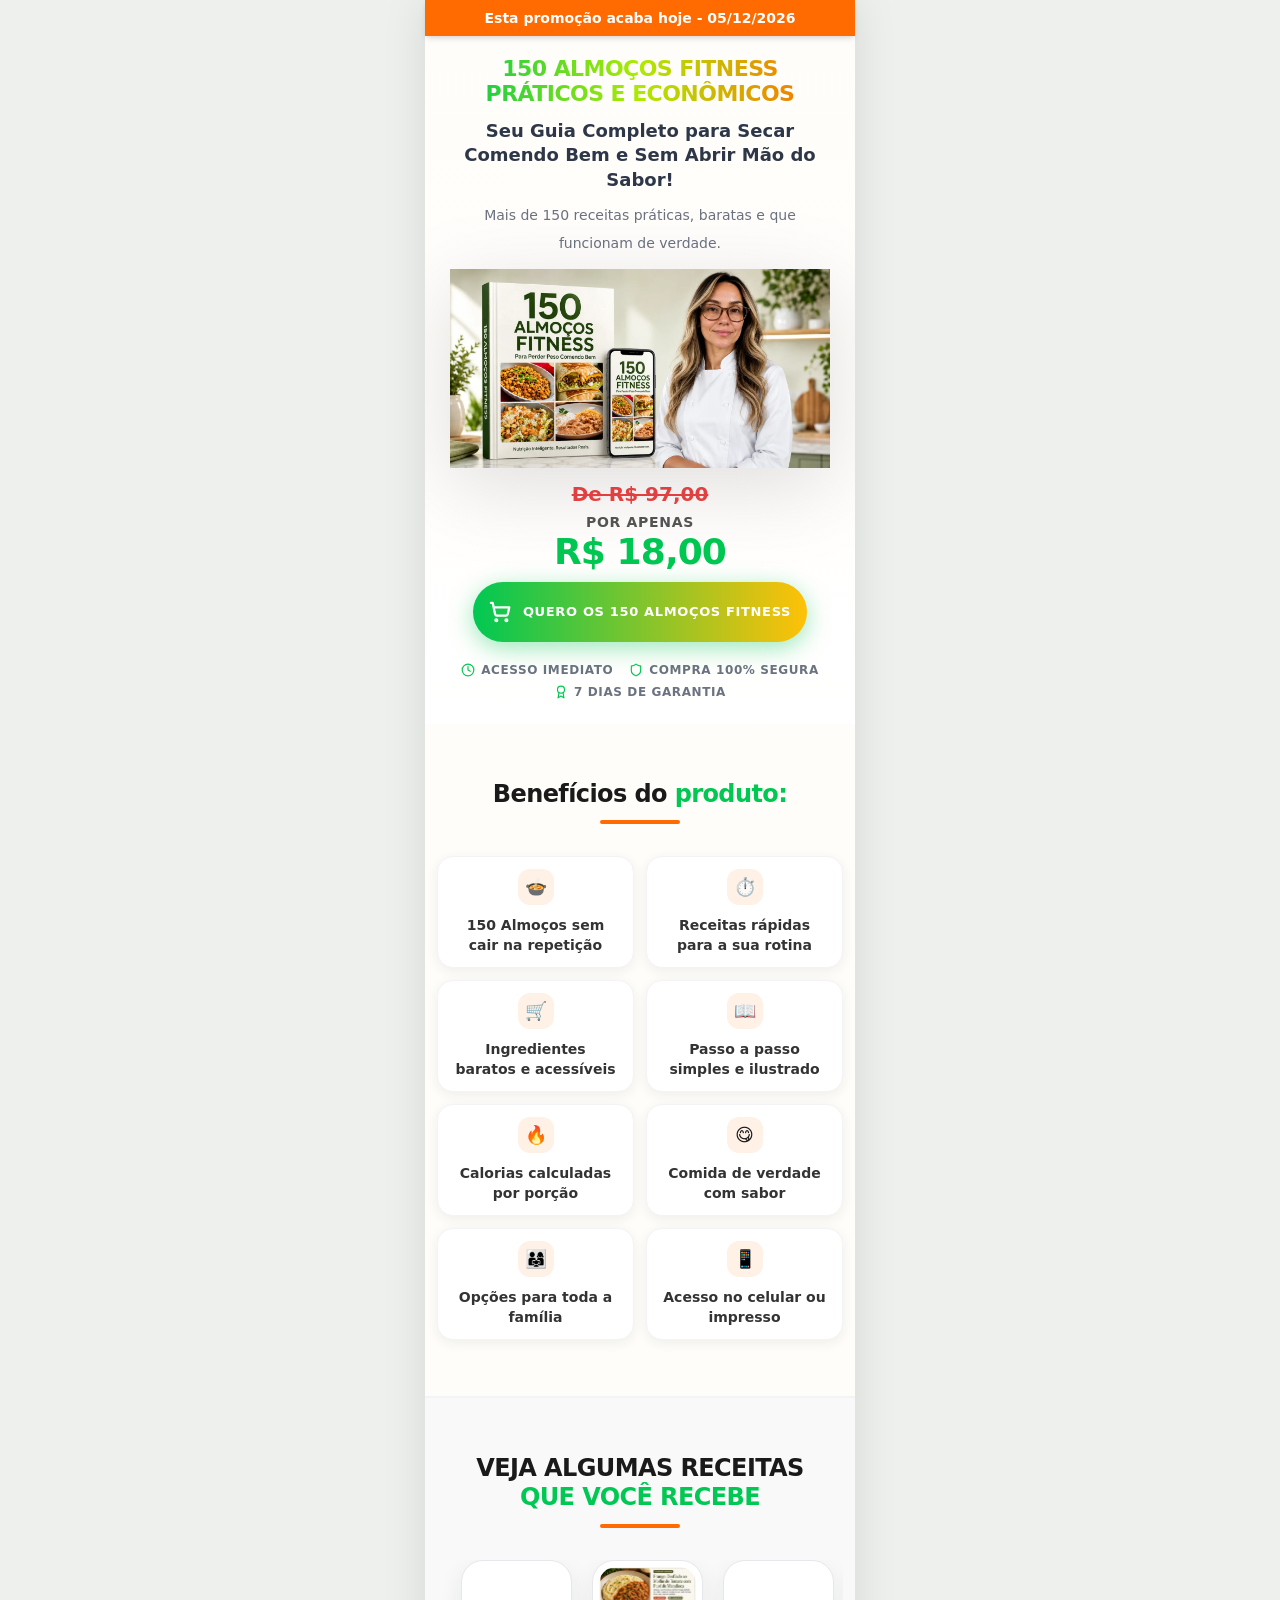
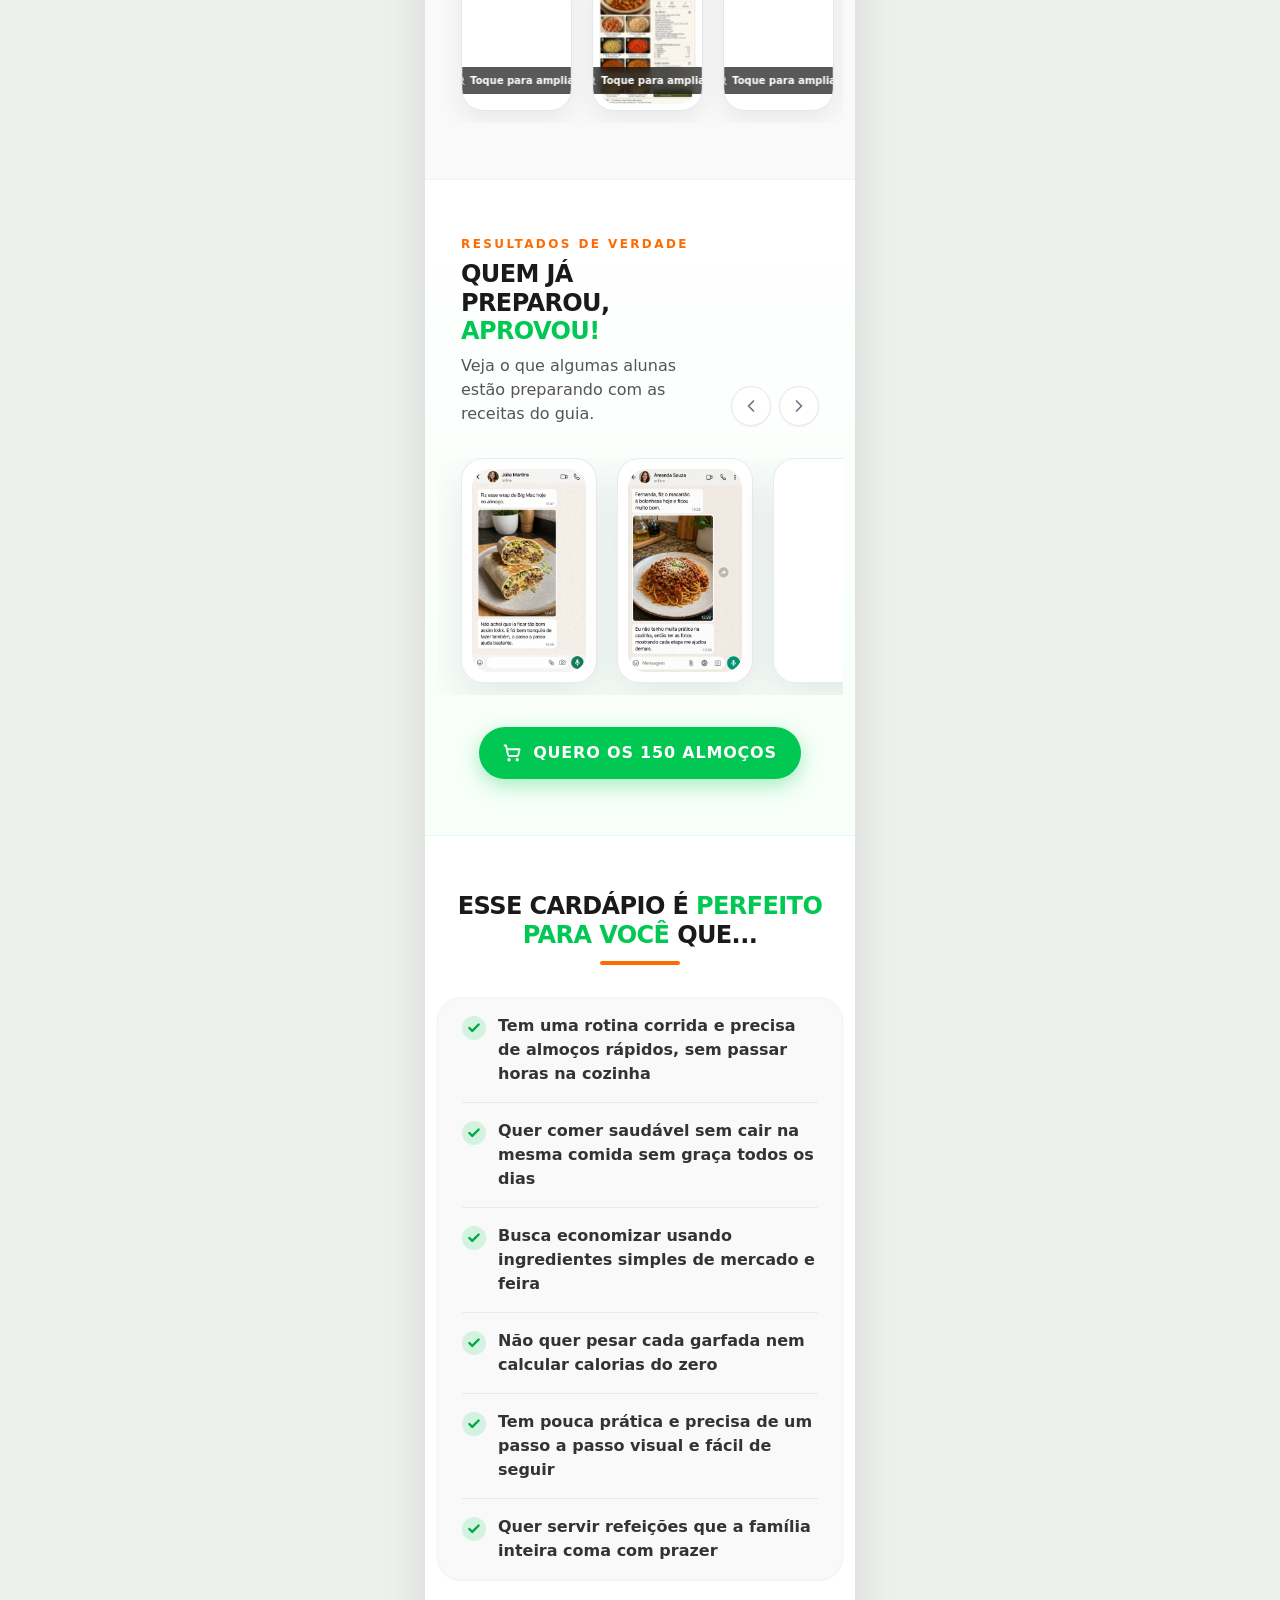
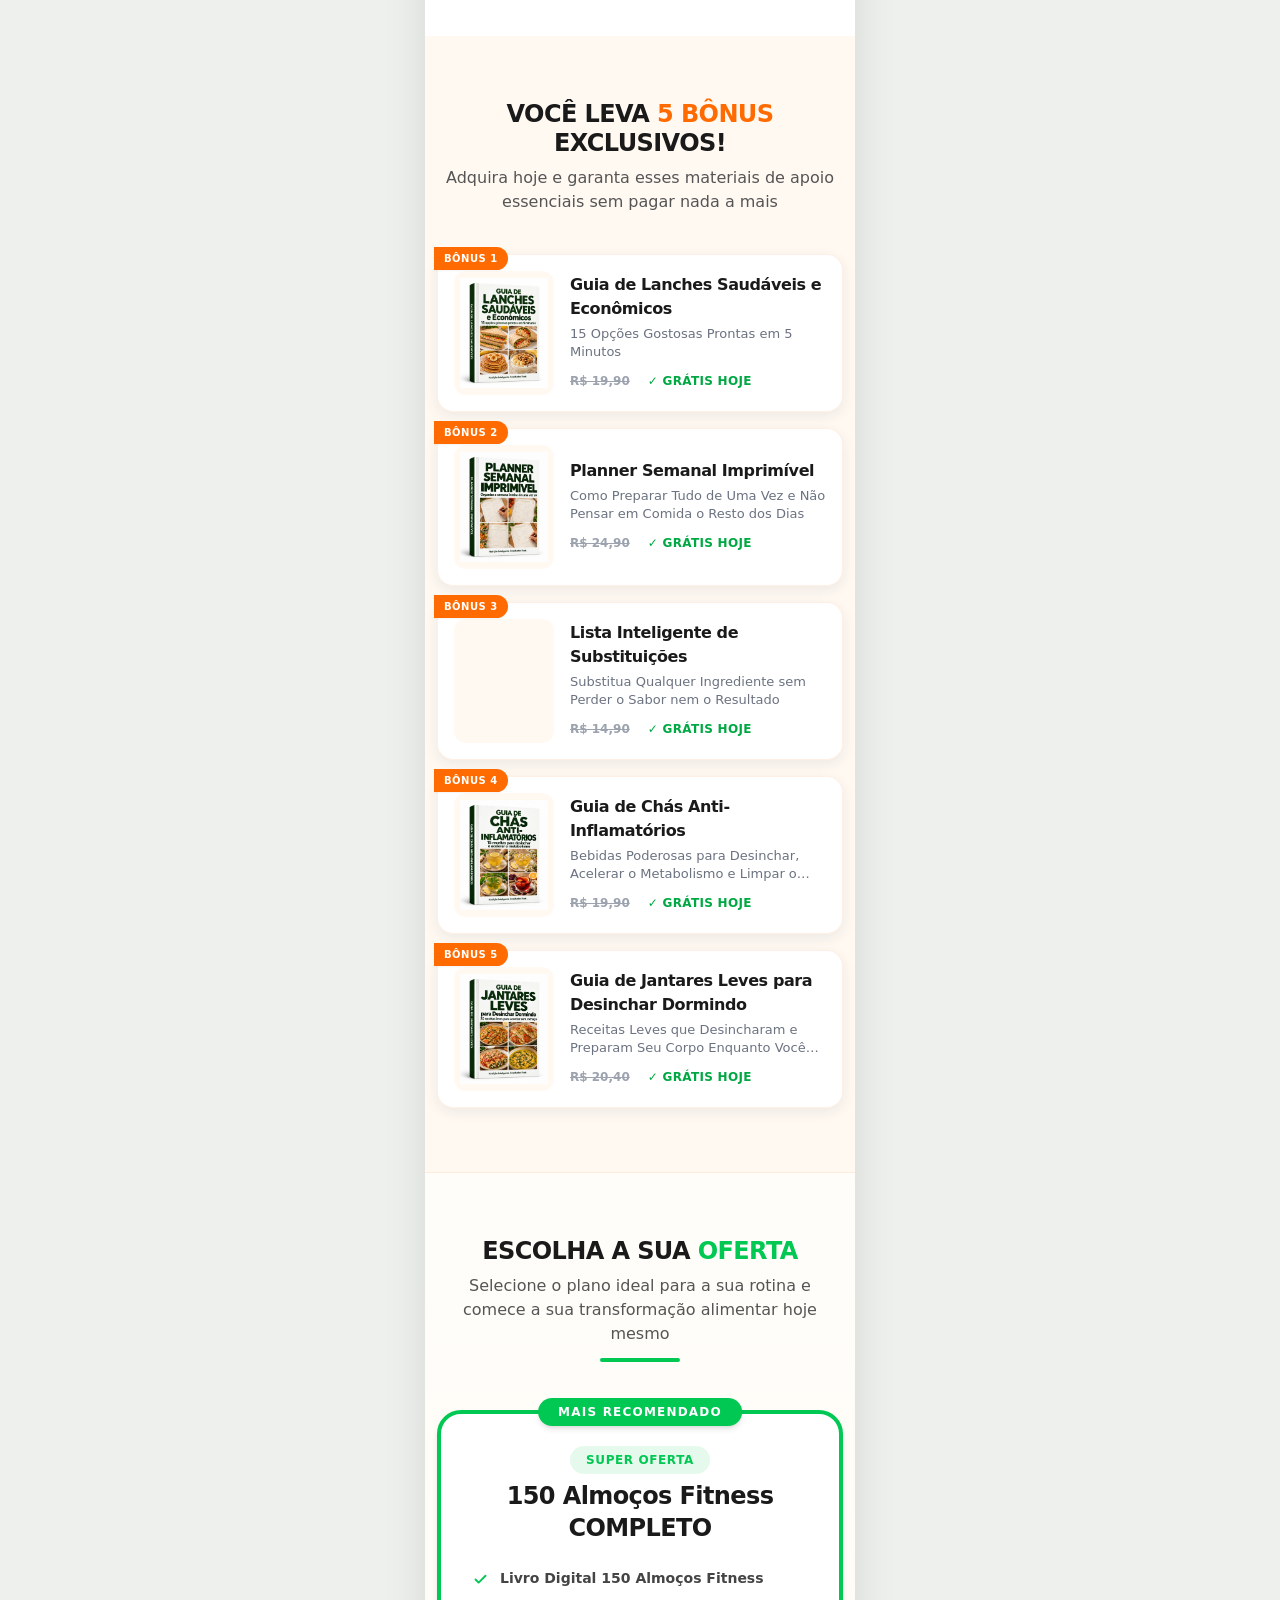
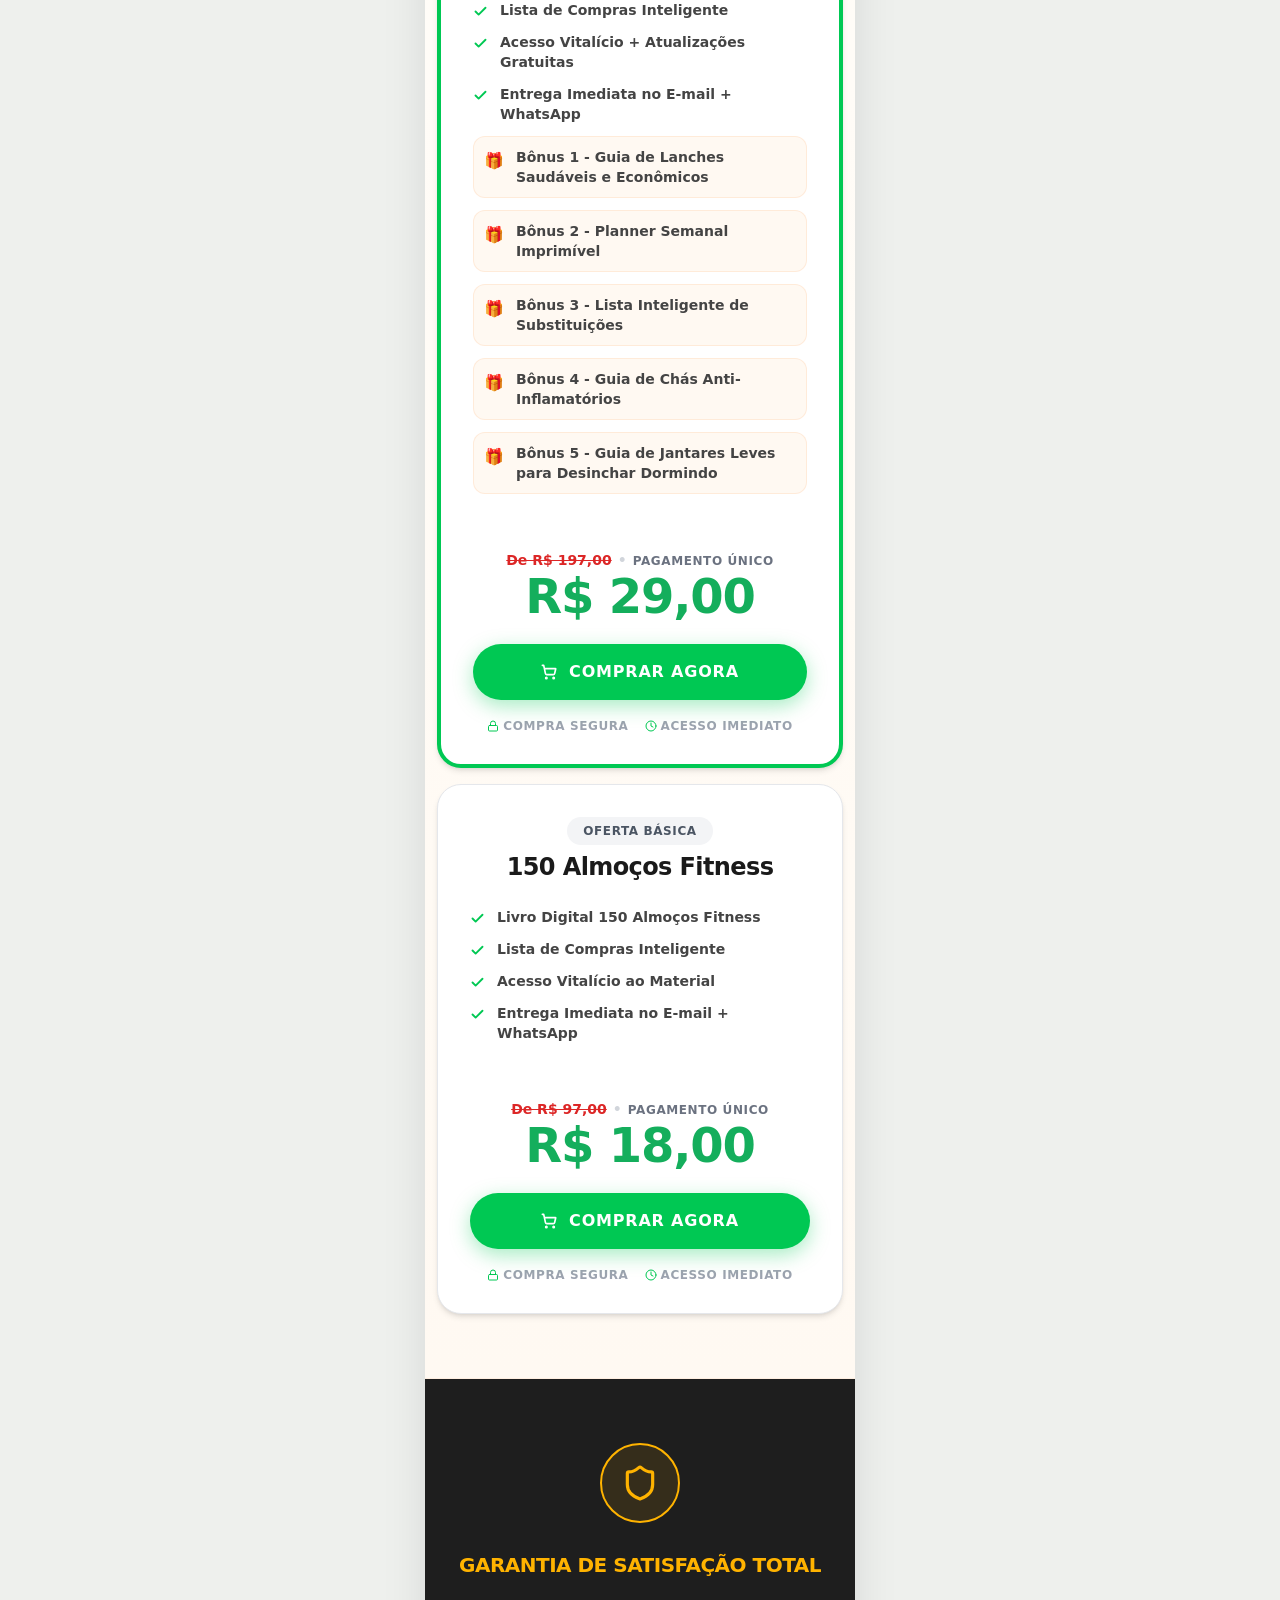
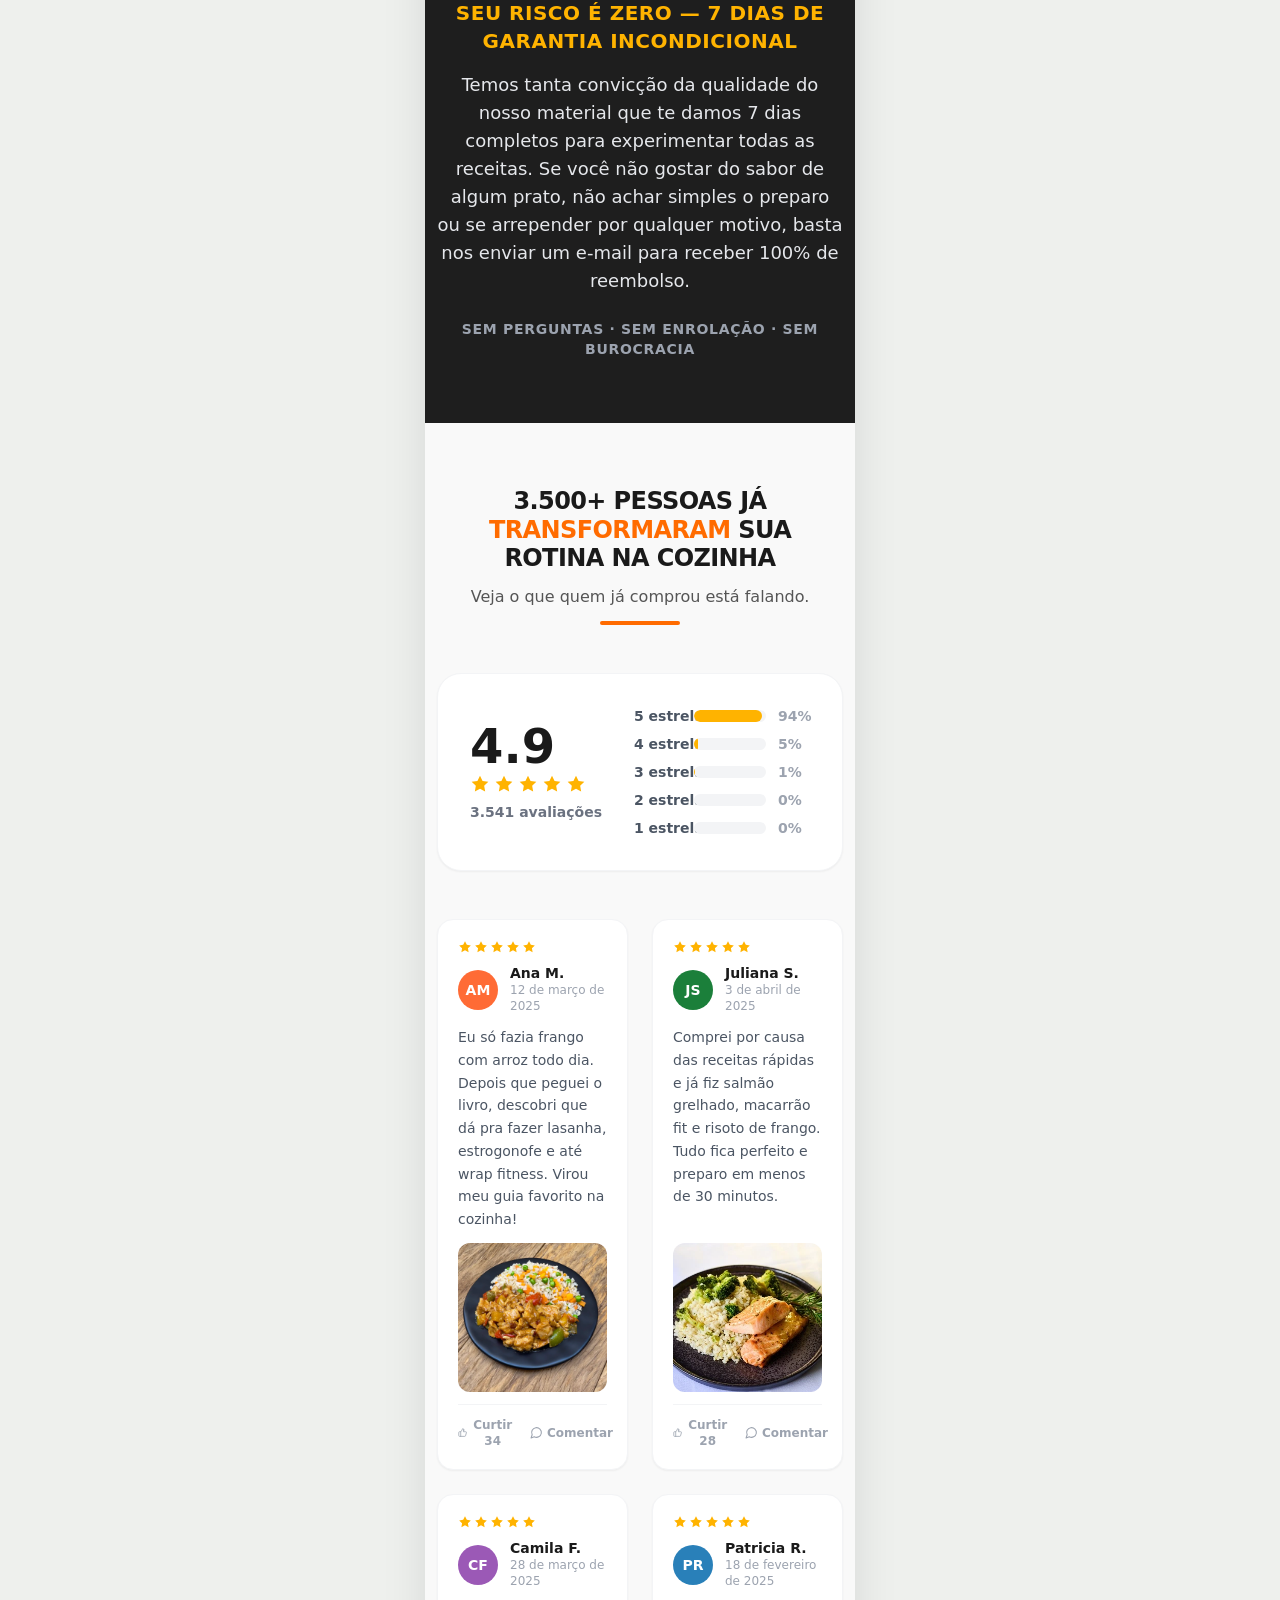
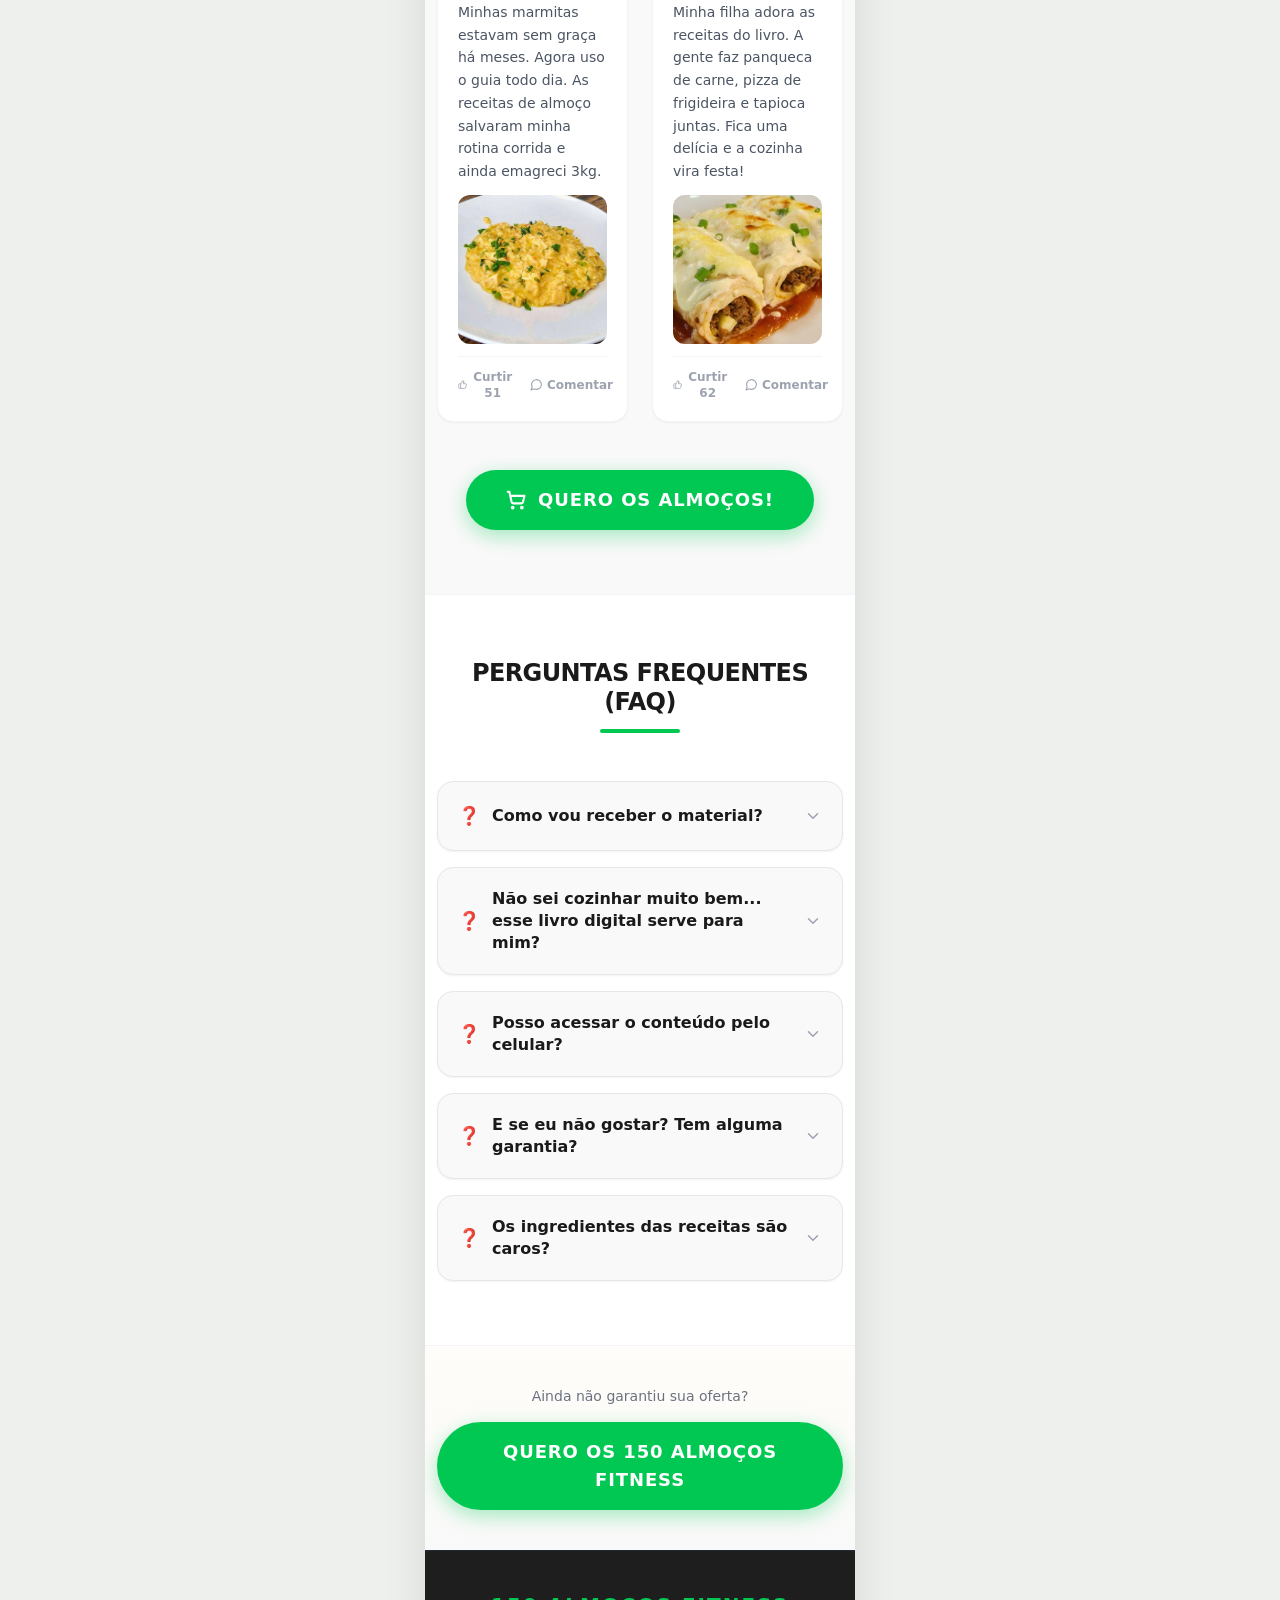
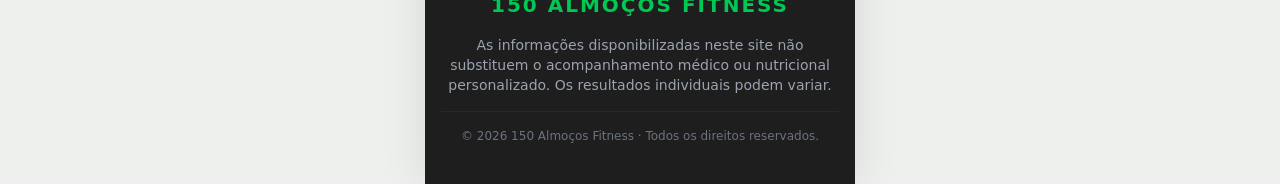
<file: g/index.html>
<!doctype html>
<html lang="pt-BR">

<head>
  <meta charset="UTF-8" />
  <!-- Google Tag Manager -->
  <script async src="https://www.googletagmanager.com/gtm.js?id=GTM-KCZ5XCJT"></script>
  <!-- Google tag (gtag.js) - Google Ads -->
  <script async src="https://www.googletagmanager.com/gtag/js?id=AW-18485978997"></script>
  <script>
    window.dataLayer = window.dataLayer || [];
    function gtag(){dataLayer.push(arguments);}
    gtag('js', new Date());
    gtag('config', 'AW-18485978997');
  </script>
  <!-- /Google Tag Manager -->
  <link rel="icon" type="image/svg+xml" href="../vite.svg" />
  <meta name="viewport" content="width=device-width, initial-scale=1.0" />
  <title>150 Almoços Fitness</title>
  <meta name="description" content="150 Almoços Fitness práticos, econômicos e saborosos para nunca mais ficar sem ideias na dieta." />

  <!-- Preview de compartilhamento (WhatsApp, Facebook, Telegram e X) -->
  <meta property="og:type" content="website" />
  <meta property="og:locale" content="pt_BR" />
  <meta property="og:url" content="https://almocosfitness.online/" />
  <meta property="og:site_name" content="150 Almoços Fitness" />
  <meta property="og:title" content="150 Almoços Fitness" />
  <meta property="og:description" content="Receitas práticas, econômicas e saborosas para comer bem sem enjoar da dieta." />
  <meta property="og:image" content="https://almocosfitness.online/preview-150-almocos-fitness.jpg" />
  <meta property="og:image:secure_url" content="https://almocosfitness.online/preview-150-almocos-fitness.jpg" />
  <meta property="og:image:type" content="image/jpeg" />
  <meta property="og:image:width" content="1200" />
  <meta property="og:image:height" content="628" />
  <meta property="og:image:alt" content="Coleção 150 Almoços Fitness, com receitas práticas, econômicas e saborosas" />
  <meta name="twitter:card" content="summary_large_image" />
  <meta name="twitter:title" content="150 Almoços Fitness" />
  <meta name="twitter:description" content="Receitas práticas, econômicas e saborosas para comer bem sem enjoar da dieta." />
  <meta name="twitter:image" content="https://almocosfitness.online/preview-150-almocos-fitness.jpg" />
  <meta name="twitter:image:alt" content="Coleção 150 Almoços Fitness" />

  <!-- Tajokefy: cole no <head>, antes dos outros scripts -->
  <script>
  (function (w, d) {
    try {
      var K = "_tjk", RE = /^[A-Za-z0-9]{20}$/, id = null;
      try { id = w.localStorage.getItem(K); } catch (e) {}
      if (!RE.test(id || "")) {
        var m = d.cookie.match(/(?:^|; )_tjk=([A-Za-z0-9]{20})/);
        id = m ? m[1] : null;
      }
      // Nunca adota o src que veio na URL: um link compartilhado juntaria pessoas diferentes.
      if (!RE.test(id || "")) {
        var c = "ABCDEFGHIJKLMNOPQRSTUVWXYZabcdefghijklmnopqrstuvwxyz0123456789", a = new Uint8Array(20);
        w.crypto.getRandomValues(a);
        id = "";
        for (var i = 0; i < 20; i++) id += c[a[i] % 62];
      }
      try { w.localStorage.setItem(K, id); } catch (e) {}
      d.cookie = K + "=" + id + "; Max-Age=34560000; Path=/; SameSite=Lax" + (w.location.protocol === "https:" ? "; Secure" : "");
      var u = new URL(w.location.href);
      if (u.searchParams.get("src") !== id) {
        u.searchParams.set("src", id);
        w.history.replaceState(w.history.state, "", u.toString());
      }
      w.__tjk = { id: id };
    } catch (e) {}
  })(window, document);
  </script>

  <!-- Abre cedo as ligações aos domínios utilizados nesta página -->
  <link rel="dns-prefetch" href="https://www.clarity.ms" />
  <link rel="dns-prefetch" href="https://checkout.hotmart.com" />
  <link rel="dns-prefetch" href="https://pay.hotmart.com" />
  <!-- Microsoft Clarity -->
  <script type="text/javascript">
      (function(c,l,a,r,i,t,y){
          c[a]=c[a]||function(){(c[a].q=c[a].q||[]).push(arguments)};
          t=l.createElement(r);t.async=1;t.src="https://www.clarity.ms/tag/"+i;
          y=l.getElementsByTagName(r)[0];y.parentNode.insertBefore(t,y);
      })(window, document, "clarity", "script", "x4e2m6yo77");
  </script>
  <link rel="stylesheet" href="../assets/index-DYnUfONv.css">
</head>

<body>
  <div id="root"><div class="mobile-first-offer min-h-screen bg-[#FDFDFD] text-[#1A1A1A] font-sans antialiased"><div class="fixed top-0 left-0 right-0 z-50 bg-[#FF6B00] text-white text-center py-2 px-4 text-xs sm:text-sm font-bold shadow-md flex items-center justify-center"><span>Esta promoção acaba hoje - <span data-hoje>04/11/2026</span></span></div><header class="bg-gradient-to-b from-[#FFFDF9] to-[#FFFFFF] pt-14 sm:pt-20 pb-6 sm:pb-10 px-4 sm:px-6"><div class="front-hero-content max-w-4xl mx-auto text-center w-full flex flex-col"><h1 class="front-hero-title text-[22px] sm:text-3xl md:text-4xl lg:text-5xl font-black leading-[1.15] sm:leading-tight tracking-tight uppercase mb-2 max-w-2xl mx-auto bg-gradient-to-r from-[#00C853] via-[#AEEA00] to-[#FF6B00] bg-clip-text text-transparent pb-1">150 Almoços Fitness Práticos e Econômicos</h1><h2 class="front-hero-subtitle text-lg sm:text-2xl md:text-3xl font-extrabold text-[#2D3748] max-w-3xl mx-auto leading-snug mb-2">Seu Guia Completo para Secar Comendo Bem e Sem Abrir Mão do Sabor!</h2><p class="front-hero-description text-gray-500 text-[14px] sm:text-lg md:text-xl font-medium max-w-2xl mx-auto leading-relaxed mb-3 sm:mb-5 px-2 sm:px-0">Mais de 150 receitas práticas, baratas e que funcionam de verdade.</p><div class="front-hero-mockup mb-3 sm:mb-6 relative flex justify-center max-w-[380px] sm:max-w-xl md:max-w-2xl lg:max-w-3xl mx-auto"><div class="absolute inset-0 bg-gradient-to-tr from-[#00C853]/10 to-[#FF6B00]/10 rounded-full filter blur-3xl opacity-50 -z-10 w-80 h-80 sm:w-[480px] sm:h-[480px] mx-auto my-auto"></div><img src="../mockup_almocos_fit.webp" alt="150 Almoços Fitness Combo Completo" class="w-full h-auto object-contain transform hover:scale-102 transition duration-500 drop-shadow-[0_20px_40px_rgba(0,0,0,0.12)]" width="900" height="506" fetchpriority="high" decoding="async"></div><div class="mb-3 flex flex-col items-center justify-center text-center"><span class="text-[#EF4444] text-base sm:text-xl font-extrabold line-through decoration-[#EF4444] decoration-2">De R$ 97,00</span><span class="text-[#555555] text-xs sm:text-sm font-bold uppercase tracking-wider mt-1">por apenas</span><span class="front-hero-price text-[#00C853] text-4xl sm:text-6xl md:text-7xl font-black tracking-tight mt-0.5">R$ 18,00</span></div><div class="mb-3 sm:mb-4"><button class="bg-[#00C853] hover:bg-[#00B248] text-white font-extrabold py-4 px-8 sm:px-10 rounded-full shadow-[0_6px_20px_rgba(0,200,83,0.35)] hover:shadow-[0_10px_25px_rgba(0,200,83,0.5)] transform transition duration-300 hover:scale-105 active:scale-95 inline-flex items-center justify-center gap-3 uppercase tracking-wider text-sm sm:text-base md:text-lg animate-pulse-cta  !whitespace-nowrap !py-4 !px-4 !text-[13px] animate-pulse-cta !bg-gradient-to-r !from-[#00C853] !to-[#FFC107] hover:!from-[#00B248] hover:!to-[#FFB300] !border-0 shadow-[0_6px_25px_rgba(0,200,83,0.4)] hover:shadow-[0_10px_30px_rgba(0,200,83,0.6)]"><svg xmlns="http://www.w3.org/2000/svg" width="20" height="20" viewBox="0 0 24 24" fill="none" stroke="currentColor" stroke-width="2.5" stroke-linecap="round" stroke-linejoin="round" class="lucide lucide-shopping-cart sm:w-[22px] sm:h-[22px]"><circle cx="8" cy="21" r="1"></circle><circle cx="19" cy="21" r="1"></circle><path d="M2.05 2.05h2l2.66 12.42a2 2 0 0 0 2 1.58h9.78a2 2 0 0 0 1.95-1.57l1.65-7.43H5.12"></path></svg>QUERO OS 150 ALMOÇOS FITNESS</button></div><div class="flex flex-wrap items-center justify-center gap-x-4 gap-y-1.5 mt-1 text-xs text-gray-500 font-bold uppercase tracking-wider"><div class="flex items-center gap-1.5"><svg xmlns="http://www.w3.org/2000/svg" width="14" height="14" viewBox="0 0 24 24" fill="none" stroke="currentColor" stroke-width="2" stroke-linecap="round" stroke-linejoin="round" class="lucide lucide-clock text-[#00C853]"><circle cx="12" cy="12" r="10"></circle><polyline points="12 6 12 12 16 14"></polyline></svg><span>Acesso Imediato</span></div><div class="flex items-center gap-1.5"><svg xmlns="http://www.w3.org/2000/svg" width="14" height="14" viewBox="0 0 24 24" fill="none" stroke="currentColor" stroke-width="2" stroke-linecap="round" stroke-linejoin="round" class="lucide lucide-shield text-[#00C853]"><path d="M20 13c0 5-3.5 7.5-7.66 8.95a1 1 0 0 1-.67-.01C7.5 20.5 4 18 4 13V6a1 1 0 0 1 1-1c2 0 4.5-1.2 6.24-2.72a1.17 1.17 0 0 1 1.52 0C14.51 3.81 17 5 19 5a1 1 0 0 1 1 1z"></path></svg><span>Compra 100% Segura</span></div><div class="flex items-center gap-1.5"><svg xmlns="http://www.w3.org/2000/svg" width="14" height="14" viewBox="0 0 24 24" fill="none" stroke="currentColor" stroke-width="2" stroke-linecap="round" stroke-linejoin="round" class="lucide lucide-award text-[#00C853]"><circle cx="12" cy="8" r="6"></circle><path d="M15.477 12.89 17 22l-5-3-5 3 1.523-9.11"></path></svg><span>7 Dias de Garantia</span></div></div></div></header><section class="border-b border-gray-100 bg-[#FFFDF9] px-3 py-9 sm:px-4 sm:py-14"><div class="mx-auto max-w-5xl"><div class="mb-6 text-center sm:mb-8"><h2 class="text-[28px] font-black leading-tight tracking-tight text-[#1A1A1A] sm:text-3xl md:text-4xl">Benefícios do <span class="text-[#00C853]">produto:</span></h2><div class="mx-auto mt-3 h-1 w-20 rounded-full bg-[#FF6B00]"></div></div><div class="front-benefits-grid grid grid-cols-2 gap-3 sm:gap-4 md:grid-cols-4"><div class="flex h-[118px] flex-col items-center justify-center gap-2.5 rounded-2xl border border-gray-100 bg-white px-3 py-3 text-center shadow-[0_3px_12px_rgba(31,41,55,0.07)] transition duration-300 hover:-translate-y-0.5 hover:border-[#00C853]/30 hover:shadow-md sm:h-[112px] sm:px-4"><span class="flex h-9 w-9 flex-shrink-0 items-center justify-center rounded-xl bg-[#FFF1E6] text-lg">🍲</span><p class="text-[11.5px] font-extrabold leading-[1.25] text-[#333333] sm:text-sm">150 Almoços sem cair na repetição</p></div><div class="flex h-[118px] flex-col items-center justify-center gap-2.5 rounded-2xl border border-gray-100 bg-white px-3 py-3 text-center shadow-[0_3px_12px_rgba(31,41,55,0.07)] transition duration-300 hover:-translate-y-0.5 hover:border-[#00C853]/30 hover:shadow-md sm:h-[112px] sm:px-4"><span class="flex h-9 w-9 flex-shrink-0 items-center justify-center rounded-xl bg-[#FFF1E6] text-lg">⏱️</span><p class="text-[11.5px] font-extrabold leading-[1.25] text-[#333333] sm:text-sm">Receitas rápidas para a sua rotina</p></div><div class="flex h-[118px] flex-col items-center justify-center gap-2.5 rounded-2xl border border-gray-100 bg-white px-3 py-3 text-center shadow-[0_3px_12px_rgba(31,41,55,0.07)] transition duration-300 hover:-translate-y-0.5 hover:border-[#00C853]/30 hover:shadow-md sm:h-[112px] sm:px-4"><span class="flex h-9 w-9 flex-shrink-0 items-center justify-center rounded-xl bg-[#FFF1E6] text-lg">🛒</span><p class="text-[11.5px] font-extrabold leading-[1.25] text-[#333333] sm:text-sm">Ingredientes baratos e acessíveis</p></div><div class="flex h-[118px] flex-col items-center justify-center gap-2.5 rounded-2xl border border-gray-100 bg-white px-3 py-3 text-center shadow-[0_3px_12px_rgba(31,41,55,0.07)] transition duration-300 hover:-translate-y-0.5 hover:border-[#00C853]/30 hover:shadow-md sm:h-[112px] sm:px-4"><span class="flex h-9 w-9 flex-shrink-0 items-center justify-center rounded-xl bg-[#FFF1E6] text-lg">📖</span><p class="text-[11.5px] font-extrabold leading-[1.25] text-[#333333] sm:text-sm">Passo a passo simples e ilustrado</p></div><div class="flex h-[118px] flex-col items-center justify-center gap-2.5 rounded-2xl border border-gray-100 bg-white px-3 py-3 text-center shadow-[0_3px_12px_rgba(31,41,55,0.07)] transition duration-300 hover:-translate-y-0.5 hover:border-[#00C853]/30 hover:shadow-md sm:h-[112px] sm:px-4"><span class="flex h-9 w-9 flex-shrink-0 items-center justify-center rounded-xl bg-[#FFF1E6] text-lg">🔥</span><p class="text-[11.5px] font-extrabold leading-[1.25] text-[#333333] sm:text-sm">Calorias calculadas por porção</p></div><div class="flex h-[118px] flex-col items-center justify-center gap-2.5 rounded-2xl border border-gray-100 bg-white px-3 py-3 text-center shadow-[0_3px_12px_rgba(31,41,55,0.07)] transition duration-300 hover:-translate-y-0.5 hover:border-[#00C853]/30 hover:shadow-md sm:h-[112px] sm:px-4"><span class="flex h-9 w-9 flex-shrink-0 items-center justify-center rounded-xl bg-[#FFF1E6] text-lg">😋</span><p class="text-[11.5px] font-extrabold leading-[1.25] text-[#333333] sm:text-sm">Comida de verdade com sabor</p></div><div class="flex h-[118px] flex-col items-center justify-center gap-2.5 rounded-2xl border border-gray-100 bg-white px-3 py-3 text-center shadow-[0_3px_12px_rgba(31,41,55,0.07)] transition duration-300 hover:-translate-y-0.5 hover:border-[#00C853]/30 hover:shadow-md sm:h-[112px] sm:px-4"><span class="flex h-9 w-9 flex-shrink-0 items-center justify-center rounded-xl bg-[#FFF1E6] text-lg">👨‍👩‍👧</span><p class="text-[11.5px] font-extrabold leading-[1.25] text-[#333333] sm:text-sm">Opções para toda a família</p></div><div class="flex h-[118px] flex-col items-center justify-center gap-2.5 rounded-2xl border border-gray-100 bg-white px-3 py-3 text-center shadow-[0_3px_12px_rgba(31,41,55,0.07)] transition duration-300 hover:-translate-y-0.5 hover:border-[#00C853]/30 hover:shadow-md sm:h-[112px] sm:px-4"><span class="flex h-9 w-9 flex-shrink-0 items-center justify-center rounded-xl bg-[#FFF1E6] text-lg">📱</span><p class="text-[11.5px] font-extrabold leading-[1.25] text-[#333333] sm:text-sm">Acesso no celular ou impresso</p></div></div></div></section><section aria-labelledby="inside-books-title" class="overflow-hidden border-y border-gray-100 bg-[#F9F9F9] py-9 sm:py-14"><div class="mx-auto max-w-5xl px-3 sm:px-6"><div class="mb-6 text-center sm:mb-8"><h2 id="inside-books-title" class="text-[24px] font-black uppercase leading-[1.05] tracking-tight text-[#1A1A1A] sm:text-3xl sm:leading-tight md:text-4xl"><span class="block">Veja algumas receitas</span><span class="block text-[#00C853]">que você recebe</span></h2><div class="mx-auto mt-3 h-1 w-20 rounded-full bg-[#FF6B00]"></div></div><div class="front-testimonials-scroll -mx-3 flex snap-x snap-mandatory gap-3 overflow-x-auto px-3 pb-3 sm:-mx-6 sm:gap-5 sm:px-6" aria-label="Páginas internas dos livros"><button type="button" aria-label="Ampliar página interna do livro com receita de crepioca de frango, tomate e queijo" class="group relative w-[88vw] max-w-[390px] shrink-0 snap-start overflow-hidden rounded-[22px] border border-gray-200 bg-white p-1.5 shadow-[0_8px_24px_rgba(31,41,55,0.08)] [scroll-snap-stop:always] sm:w-[46%] sm:snap-center lg:w-[31%]"><img src="../crepioca_frango_tomate_pagina_ebook_mini.webp" alt="Página interna do livro com receita de crepioca de frango, tomate e queijo" class="h-auto w-full rounded-[17px]" loading="lazy" decoding="async"><span class="absolute bottom-4 left-1/2 flex -translate-x-1/2 items-center gap-1 whitespace-nowrap rounded-full bg-black/65 px-3 py-1.5 text-[10px] font-bold text-white backdrop-blur-sm"><svg xmlns="http://www.w3.org/2000/svg" width="12" height="12" viewBox="0 0 24 24" fill="none" stroke="currentColor" stroke-width="2" stroke-linecap="round" stroke-linejoin="round" class="lucide lucide-zoom-in "><circle cx="11" cy="11" r="8"></circle><line x1="21" x2="16.65" y1="21" y2="16.65"></line><line x1="11" x2="11" y1="8" y2="14"></line><line x1="8" x2="14" y1="11" y2="11"></line></svg> Toque para ampliar</span></button><button type="button" aria-label="Ampliar página interna do livro com receita de frango desfiado ao molho de tomate" class="group relative w-[88vw] max-w-[390px] shrink-0 snap-start overflow-hidden rounded-[22px] border border-gray-200 bg-white p-1.5 shadow-[0_8px_24px_rgba(31,41,55,0.08)] [scroll-snap-stop:always] sm:w-[46%] sm:snap-center lg:w-[31%]"><img src="../frango_desfiado_molho_de_tomate_pagina_ebook_mini.webp" alt="Página interna do livro com receita de frango desfiado ao molho de tomate" class="h-auto w-full rounded-[17px]" loading="lazy" decoding="async"><span class="absolute bottom-4 left-1/2 flex -translate-x-1/2 items-center gap-1 whitespace-nowrap rounded-full bg-black/65 px-3 py-1.5 text-[10px] font-bold text-white backdrop-blur-sm"><svg xmlns="http://www.w3.org/2000/svg" width="12" height="12" viewBox="0 0 24 24" fill="none" stroke="currentColor" stroke-width="2" stroke-linecap="round" stroke-linejoin="round" class="lucide lucide-zoom-in "><circle cx="11" cy="11" r="8"></circle><line x1="21" x2="16.65" y1="21" y2="16.65"></line><line x1="11" x2="11" y1="8" y2="14"></line><line x1="8" x2="14" y1="11" y2="11"></line></svg> Toque para ampliar</span></button><button type="button" aria-label="Ampliar página interna do livro com receita de lasanha de carne moída" class="group relative w-[88vw] max-w-[390px] shrink-0 snap-start overflow-hidden rounded-[22px] border border-gray-200 bg-white p-1.5 shadow-[0_8px_24px_rgba(31,41,55,0.08)] [scroll-snap-stop:always] sm:w-[46%] sm:snap-center lg:w-[31%]"><img src="../lasanha_carne_moida_pagina_ebook_mini.webp" alt="Página interna do livro com receita de lasanha de carne moída" class="h-auto w-full rounded-[17px]" loading="lazy" decoding="async"><span class="absolute bottom-4 left-1/2 flex -translate-x-1/2 items-center gap-1 whitespace-nowrap rounded-full bg-black/65 px-3 py-1.5 text-[10px] font-bold text-white backdrop-blur-sm"><svg xmlns="http://www.w3.org/2000/svg" width="12" height="12" viewBox="0 0 24 24" fill="none" stroke="currentColor" stroke-width="2" stroke-linecap="round" stroke-linejoin="round" class="lucide lucide-zoom-in "><circle cx="11" cy="11" r="8"></circle><line x1="21" x2="16.65" y1="21" y2="16.65"></line><line x1="11" x2="11" y1="8" y2="14"></line><line x1="8" x2="14" y1="11" y2="11"></line></svg> Toque para ampliar</span></button><button type="button" aria-label="Ampliar página interna do livro com receita de macarrão talharim" class="group relative w-[88vw] max-w-[390px] shrink-0 snap-start overflow-hidden rounded-[22px] border border-gray-200 bg-white p-1.5 shadow-[0_8px_24px_rgba(31,41,55,0.08)] [scroll-snap-stop:always] sm:w-[46%] sm:snap-center lg:w-[31%]"><img src="../macarrao_talharim_pagina_ebook_mini.webp" alt="Página interna do livro com receita de macarrão talharim" class="h-auto w-full rounded-[17px]" loading="lazy" decoding="async"><span class="absolute bottom-4 left-1/2 flex -translate-x-1/2 items-center gap-1 whitespace-nowrap rounded-full bg-black/65 px-3 py-1.5 text-[10px] font-bold text-white backdrop-blur-sm"><svg xmlns="http://www.w3.org/2000/svg" width="12" height="12" viewBox="0 0 24 24" fill="none" stroke="currentColor" stroke-width="2" stroke-linecap="round" stroke-linejoin="round" class="lucide lucide-zoom-in "><circle cx="11" cy="11" r="8"></circle><line x1="21" x2="16.65" y1="21" y2="16.65"></line><line x1="11" x2="11" y1="8" y2="14"></line><line x1="8" x2="14" y1="11" y2="11"></line></svg> Toque para ampliar</span></button><button type="button" aria-label="Ampliar página interna do livro com receita de panqueca de carne moída" class="group relative w-[88vw] max-w-[390px] shrink-0 snap-start overflow-hidden rounded-[22px] border border-gray-200 bg-white p-1.5 shadow-[0_8px_24px_rgba(31,41,55,0.08)] [scroll-snap-stop:always] sm:w-[46%] sm:snap-center lg:w-[31%]"><img src="../panqueca_carne_moida_pagina_ebook_mini.webp" alt="Página interna do livro com receita de panqueca de carne moída" class="h-auto w-full rounded-[17px]" loading="lazy" decoding="async"><span class="absolute bottom-4 left-1/2 flex -translate-x-1/2 items-center gap-1 whitespace-nowrap rounded-full bg-black/65 px-3 py-1.5 text-[10px] font-bold text-white backdrop-blur-sm"><svg xmlns="http://www.w3.org/2000/svg" width="12" height="12" viewBox="0 0 24 24" fill="none" stroke="currentColor" stroke-width="2" stroke-linecap="round" stroke-linejoin="round" class="lucide lucide-zoom-in "><circle cx="11" cy="11" r="8"></circle><line x1="21" x2="16.65" y1="21" y2="16.65"></line><line x1="11" x2="11" y1="8" y2="14"></line><line x1="8" x2="14" y1="11" y2="11"></line></svg> Toque para ampliar</span></button><button type="button" aria-label="Ampliar página interna do livro com receita de wrap estilo big mac" class="group relative w-[88vw] max-w-[390px] shrink-0 snap-start overflow-hidden rounded-[22px] border border-gray-200 bg-white p-1.5 shadow-[0_8px_24px_rgba(31,41,55,0.08)] [scroll-snap-stop:always] sm:w-[46%] sm:snap-center lg:w-[31%]"><img src="../wrap_big_mac_pagina_ebook_mini.webp" alt="Página interna do livro com receita de wrap estilo Big Mac" class="h-auto w-full rounded-[17px]" loading="lazy" decoding="async"><span class="absolute bottom-4 left-1/2 flex -translate-x-1/2 items-center gap-1 whitespace-nowrap rounded-full bg-black/65 px-3 py-1.5 text-[10px] font-bold text-white backdrop-blur-sm"><svg xmlns="http://www.w3.org/2000/svg" width="12" height="12" viewBox="0 0 24 24" fill="none" stroke="currentColor" stroke-width="2" stroke-linecap="round" stroke-linejoin="round" class="lucide lucide-zoom-in "><circle cx="11" cy="11" r="8"></circle><line x1="21" x2="16.65" y1="21" y2="16.65"></line><line x1="11" x2="11" y1="8" y2="14"></line><line x1="8" x2="14" y1="11" y2="11"></line></svg> Toque para ampliar</span></button></div><div class="mt-3 flex items-center justify-center gap-1.5 text-[#00A844]/70 sm:hidden" aria-hidden="true"><span class="text-[11px] font-extrabold uppercase tracking-[0.14em]">Arraste para ver mais</span><svg xmlns="http://www.w3.org/2000/svg" width="15" height="15" viewBox="0 0 24 24" fill="none" stroke="currentColor" stroke-width="2.5" stroke-linecap="round" stroke-linejoin="round" class="lucide lucide-chevron-right "><path d="m9 18 6-6-6-6"></path></svg></div></div></section><section aria-labelledby="front-testimonials-title" class="overflow-hidden border-b border-[#00C853]/10 bg-gradient-to-b from-white to-[#F6FFF8] py-9 sm:py-14"><div class="mx-auto max-w-5xl px-3 sm:px-6"><div class="mb-6 flex items-end justify-between gap-5 sm:mb-8"><div class="mx-auto max-w-2xl text-center sm:mx-0 sm:text-left"><p class="mb-2 hidden text-xs font-black uppercase tracking-[0.2em] text-[#FF6B00] sm:block">Resultados de verdade</p><h2 id="front-testimonials-title" class="text-[29px] font-black leading-[1.05] tracking-[-0.035em] text-[#1A1A1A] sm:text-3xl sm:uppercase sm:leading-tight sm:tracking-tight md:text-4xl"><span class="sm:hidden">Quem já preparou, <span class="text-[#00C853]">aprovou!</span></span><span class="hidden sm:inline">Quem já preparou, <span class="text-[#00C853]">aprovou!</span></span></h2><p class="mt-2 hidden text-sm font-medium text-[#555555] sm:block sm:text-base">Veja o que algumas alunas estão preparando com as receitas do guia.</p></div><div class="hidden shrink-0 gap-2 sm:flex" aria-label="Controles do carrossel"><button type="button" aria-label="Ver depoimento anterior" class="flex h-10 w-10 items-center justify-center rounded-full border border-gray-200 bg-white text-gray-500 shadow-sm transition hover:border-[#00C853]/40 hover:text-[#00C853] focus-visible:outline-none focus-visible:ring-2 focus-visible:ring-[#00C853] focus-visible:ring-offset-2"><svg xmlns="http://www.w3.org/2000/svg" width="20" height="20" viewBox="0 0 24 24" fill="none" stroke="currentColor" stroke-width="2" stroke-linecap="round" stroke-linejoin="round" class="lucide lucide-chevron-left "><path d="m15 18-6-6 6-6"></path></svg></button><button type="button" aria-label="Ver próximo depoimento" class="flex h-10 w-10 items-center justify-center rounded-full border border-gray-200 bg-white text-gray-500 shadow-sm transition hover:border-[#00C853]/40 hover:text-[#00C853] focus-visible:outline-none focus-visible:ring-2 focus-visible:ring-[#00C853] focus-visible:ring-offset-2"><svg xmlns="http://www.w3.org/2000/svg" width="20" height="20" viewBox="0 0 24 24" fill="none" stroke="currentColor" stroke-width="2" stroke-linecap="round" stroke-linejoin="round" class="lucide lucide-chevron-right "><path d="m9 18 6-6-6-6"></path></svg></button></div></div><div class="front-testimonials-scroll -mx-3 flex snap-x snap-mandatory gap-3 overflow-x-auto px-3 pb-3 sm:-mx-6 sm:gap-5 sm:px-6" aria-label="Depoimentos de clientes"><figure data-testimonial-card="true" class="w-[90vw] max-w-[360px] shrink-0 snap-start [scroll-snap-stop:always] sm:w-[46%] sm:snap-center lg:w-[38%]"><div class="overflow-hidden rounded-[22px] bg-white p-1.5 shadow-[0_8px_24px_rgba(31,41,55,0.08)] transition duration-300 hover:-translate-y-1 hover:shadow-[0_18px_45px_rgba(0,200,83,0.14)] sm:border sm:border-gray-200/80 sm:p-2.5 sm:shadow-[0_14px_40px_rgba(31,41,55,0.10)]"><img src="../depoimento_front_1.webp" alt="Depoimento 1 de cliente mostrando uma receita preparada com o guia" class="h-auto w-full rounded-[17px] sm:rounded-[18px]" loading="lazy" decoding="async"></div></figure><figure data-testimonial-card="true" class="w-[90vw] max-w-[360px] shrink-0 snap-start [scroll-snap-stop:always] sm:w-[46%] sm:snap-center lg:w-[38%]"><div class="overflow-hidden rounded-[22px] bg-white p-1.5 shadow-[0_8px_24px_rgba(31,41,55,0.08)] transition duration-300 hover:-translate-y-1 hover:shadow-[0_18px_45px_rgba(0,200,83,0.14)] sm:border sm:border-gray-200/80 sm:p-2.5 sm:shadow-[0_14px_40px_rgba(31,41,55,0.10)]"><img src="../depoimento_front_2.webp" alt="Depoimento 2 de cliente mostrando uma receita preparada com o guia" class="h-auto w-full rounded-[17px] sm:rounded-[18px]" loading="lazy" decoding="async"></div></figure><figure data-testimonial-card="true" class="w-[90vw] max-w-[360px] shrink-0 snap-start [scroll-snap-stop:always] sm:w-[46%] sm:snap-center lg:w-[38%]"><div class="overflow-hidden rounded-[22px] bg-white p-1.5 shadow-[0_8px_24px_rgba(31,41,55,0.08)] transition duration-300 hover:-translate-y-1 hover:shadow-[0_18px_45px_rgba(0,200,83,0.14)] sm:border sm:border-gray-200/80 sm:p-2.5 sm:shadow-[0_14px_40px_rgba(31,41,55,0.10)]"><img src="../depoimento_front_3.webp" alt="Depoimento 3 de cliente mostrando uma receita preparada com o guia" class="h-auto w-full rounded-[17px] sm:rounded-[18px]" loading="lazy" decoding="async"></div></figure><figure data-testimonial-card="true" class="w-[90vw] max-w-[360px] shrink-0 snap-start [scroll-snap-stop:always] sm:w-[46%] sm:snap-center lg:w-[38%]"><div class="overflow-hidden rounded-[22px] bg-white p-1.5 shadow-[0_8px_24px_rgba(31,41,55,0.08)] transition duration-300 hover:-translate-y-1 hover:shadow-[0_18px_45px_rgba(0,200,83,0.14)] sm:border sm:border-gray-200/80 sm:p-2.5 sm:shadow-[0_14px_40px_rgba(31,41,55,0.10)]"><img src="../depoimento_front_4.webp" alt="Depoimento 4 de cliente mostrando uma receita preparada com o guia" class="h-auto w-full rounded-[17px] sm:rounded-[18px]" loading="lazy" decoding="async"></div></figure></div><div class="mt-3 flex items-center justify-center gap-1.5 text-[#00A844]/70 sm:hidden" aria-hidden="true"><span class="text-[11px] font-extrabold uppercase tracking-[0.14em]">Arraste para o lado</span><svg xmlns="http://www.w3.org/2000/svg" width="15" height="15" viewBox="0 0 24 24" fill="none" stroke="currentColor" stroke-width="2.5" stroke-linecap="round" stroke-linejoin="round" class="lucide lucide-chevron-right "><path d="m9 18 6-6-6-6"></path></svg></div><div class="mt-6 text-center sm:mt-8"><button class="bg-[#00C853] hover:bg-[#00B248] text-white font-extrabold py-4 px-8 sm:px-10 rounded-full shadow-[0_6px_20px_rgba(0,200,83,0.35)] hover:shadow-[0_10px_25px_rgba(0,200,83,0.5)] transform transition duration-300 hover:scale-105 active:scale-95 inline-flex items-center justify-center gap-3 uppercase tracking-wider text-sm sm:text-base md:text-lg animate-pulse-cta  !px-6 !py-3.5 !text-sm sm:!text-base"><svg xmlns="http://www.w3.org/2000/svg" width="18" height="18" viewBox="0 0 24 24" fill="none" stroke="currentColor" stroke-width="2.5" stroke-linecap="round" stroke-linejoin="round" class="lucide lucide-shopping-cart "><circle cx="8" cy="21" r="1"></circle><circle cx="19" cy="21" r="1"></circle><path d="M2.05 2.05h2l2.66 12.42a2 2 0 0 0 2 1.58h9.78a2 2 0 0 0 1.95-1.57l1.65-7.43H5.12"></path></svg>QUERO OS 150 ALMOÇOS</button></div></div></section><section class="bg-white px-3 py-10 sm:px-4 sm:py-14"><div class="mx-auto max-w-3xl"><div class="mb-6 text-center sm:mb-8"><h2 class="text-2xl font-black uppercase leading-tight tracking-tight text-[#1A1A1A] sm:text-3xl md:text-4xl">Esse cardápio é <span class="text-[#00C853]">perfeito para você</span> que...</h2><div class="mx-auto mt-3 h-1 w-20 rounded-full bg-[#FF6B00]"></div></div><div class="overflow-hidden rounded-3xl border border-gray-100 bg-[#F9F9F9] px-4 shadow-sm sm:px-6"><div class="flex items-start gap-3 py-4 border-b border-gray-200/80"><span class="mt-0.5 flex h-6 w-6 flex-shrink-0 items-center justify-center rounded-full bg-[#00C853]/15 text-[#00A844]"><svg xmlns="http://www.w3.org/2000/svg" width="14" height="14" viewBox="0 0 24 24" fill="none" stroke="currentColor" stroke-width="4" stroke-linecap="round" stroke-linejoin="round" class="lucide lucide-check "><path d="M20 6 9 17l-5-5"></path></svg></span><p class="text-sm font-bold leading-relaxed text-[#333333] sm:text-base">Tem uma rotina corrida e precisa de almoços rápidos, sem passar horas na cozinha</p></div><div class="flex items-start gap-3 py-4 border-b border-gray-200/80"><span class="mt-0.5 flex h-6 w-6 flex-shrink-0 items-center justify-center rounded-full bg-[#00C853]/15 text-[#00A844]"><svg xmlns="http://www.w3.org/2000/svg" width="14" height="14" viewBox="0 0 24 24" fill="none" stroke="currentColor" stroke-width="4" stroke-linecap="round" stroke-linejoin="round" class="lucide lucide-check "><path d="M20 6 9 17l-5-5"></path></svg></span><p class="text-sm font-bold leading-relaxed text-[#333333] sm:text-base">Quer comer saudável sem cair na mesma comida sem graça todos os dias</p></div><div class="flex items-start gap-3 py-4 border-b border-gray-200/80"><span class="mt-0.5 flex h-6 w-6 flex-shrink-0 items-center justify-center rounded-full bg-[#00C853]/15 text-[#00A844]"><svg xmlns="http://www.w3.org/2000/svg" width="14" height="14" viewBox="0 0 24 24" fill="none" stroke="currentColor" stroke-width="4" stroke-linecap="round" stroke-linejoin="round" class="lucide lucide-check "><path d="M20 6 9 17l-5-5"></path></svg></span><p class="text-sm font-bold leading-relaxed text-[#333333] sm:text-base">Busca economizar usando ingredientes simples de mercado e feira</p></div><div class="flex items-start gap-3 py-4 border-b border-gray-200/80"><span class="mt-0.5 flex h-6 w-6 flex-shrink-0 items-center justify-center rounded-full bg-[#00C853]/15 text-[#00A844]"><svg xmlns="http://www.w3.org/2000/svg" width="14" height="14" viewBox="0 0 24 24" fill="none" stroke="currentColor" stroke-width="4" stroke-linecap="round" stroke-linejoin="round" class="lucide lucide-check "><path d="M20 6 9 17l-5-5"></path></svg></span><p class="text-sm font-bold leading-relaxed text-[#333333] sm:text-base">Não quer pesar cada garfada nem calcular calorias do zero</p></div><div class="flex items-start gap-3 py-4 border-b border-gray-200/80"><span class="mt-0.5 flex h-6 w-6 flex-shrink-0 items-center justify-center rounded-full bg-[#00C853]/15 text-[#00A844]"><svg xmlns="http://www.w3.org/2000/svg" width="14" height="14" viewBox="0 0 24 24" fill="none" stroke="currentColor" stroke-width="4" stroke-linecap="round" stroke-linejoin="round" class="lucide lucide-check "><path d="M20 6 9 17l-5-5"></path></svg></span><p class="text-sm font-bold leading-relaxed text-[#333333] sm:text-base">Tem pouca prática e precisa de um passo a passo visual e fácil de seguir</p></div><div class="flex items-start gap-3 py-4 "><span class="mt-0.5 flex h-6 w-6 flex-shrink-0 items-center justify-center rounded-full bg-[#00C853]/15 text-[#00A844]"><svg xmlns="http://www.w3.org/2000/svg" width="14" height="14" viewBox="0 0 24 24" fill="none" stroke="currentColor" stroke-width="4" stroke-linecap="round" stroke-linejoin="round" class="lucide lucide-check "><path d="M20 6 9 17l-5-5"></path></svg></span><p class="text-sm font-bold leading-relaxed text-[#333333] sm:text-base">Quer servir refeições que a família inteira coma com prazer</p></div></div></div></section><section class="bg-[#FFF9F2] px-3 py-12 sm:px-4 sm:py-16"><div class="max-w-5xl mx-auto"><div class="mb-8 text-center sm:mb-10"><h2 class="text-2xl sm:text-3xl md:text-4xl font-extrabold text-[#1A1A1A] uppercase tracking-tight">VOCÊ LEVA <span class="text-[#FF6B00]">5 BÔNUS</span> EXCLUSIVOS!</h2><p class="mt-2 text-sm text-[#555555] sm:text-base">Adquira hoje e garanta esses materiais de apoio essenciais sem pagar nada a mais</p></div><div class="front-bonuses-grid grid grid-cols-1 items-stretch gap-4 sm:grid-cols-2 lg:gap-5"><div class="group relative flex cursor-pointer items-center gap-3 rounded-2xl border border-[#FF6B00]/10 bg-white p-3 text-left text-[#1A1A1A] shadow-[0_4px_14px_rgba(31,41,55,0.08)] transition-all duration-300 hover:-translate-y-0.5 hover:border-[#00C853]/35 hover:shadow-md sm:gap-4 sm:p-4"><div class="absolute -left-1 -top-2 z-10 rounded-r-full rounded-l-md bg-[#FF6B00] px-2.5 py-1 text-[9px] font-black uppercase tracking-wider text-white shadow-sm sm:text-[10px]">Bônus 1</div><div class="flex h-[108px] w-[86px] flex-shrink-0 items-center justify-center overflow-hidden rounded-xl bg-[#FFF9F2] p-1.5 sm:h-[124px] sm:w-[100px]"><img src="../bonus_guia_lanches.webp" alt="Guia de Lanches Saudáveis e Econômicos" class="h-full w-full object-contain transition duration-300 group-hover:scale-105" loading="lazy" decoding="async"></div><div class="flex min-w-0 flex-1 flex-col items-start justify-center"><div><h4 class="text-[15px] font-black leading-tight tracking-tight text-[#1A1A1A] transition duration-200 group-hover:text-[#00A844] sm:text-base">Guia de Lanches Saudáveis e Econômicos</h4><p class="mt-1 line-clamp-2 text-[12px] font-medium leading-[1.35] text-gray-500 sm:text-[13px]">15 Opções Gostosas Prontas em 5 Minutos</p></div><div class="mt-2 flex flex-wrap items-center gap-2 text-[11px] font-extrabold sm:text-xs"><span class="text-gray-400 line-through">R$ 19,90</span><span class="rounded-full bg-[#00C853]/12 px-2.5 py-1 uppercase tracking-wide text-[#00A844]">✓ Grátis hoje</span></div></div></div><div class="group relative flex cursor-pointer items-center gap-3 rounded-2xl border border-[#FF6B00]/10 bg-white p-3 text-left text-[#1A1A1A] shadow-[0_4px_14px_rgba(31,41,55,0.08)] transition-all duration-300 hover:-translate-y-0.5 hover:border-[#00C853]/35 hover:shadow-md sm:gap-4 sm:p-4"><div class="absolute -left-1 -top-2 z-10 rounded-r-full rounded-l-md bg-[#FF6B00] px-2.5 py-1 text-[9px] font-black uppercase tracking-wider text-white shadow-sm sm:text-[10px]">Bônus 2</div><div class="flex h-[108px] w-[86px] flex-shrink-0 items-center justify-center overflow-hidden rounded-xl bg-[#FFF9F2] p-1.5 sm:h-[124px] sm:w-[100px]"><img src="../bonus_planner_semanal.webp" alt="Planner Semanal Imprimível" class="h-full w-full object-contain transition duration-300 group-hover:scale-105" loading="lazy" decoding="async"></div><div class="flex min-w-0 flex-1 flex-col items-start justify-center"><div><h4 class="text-[15px] font-black leading-tight tracking-tight text-[#1A1A1A] transition duration-200 group-hover:text-[#00A844] sm:text-base">Planner Semanal Imprimível</h4><p class="mt-1 line-clamp-2 text-[12px] font-medium leading-[1.35] text-gray-500 sm:text-[13px]">Como Preparar Tudo de Uma Vez e Não Pensar em Comida o Resto dos Dias</p></div><div class="mt-2 flex flex-wrap items-center gap-2 text-[11px] font-extrabold sm:text-xs"><span class="text-gray-400 line-through">R$ 24,90</span><span class="rounded-full bg-[#00C853]/12 px-2.5 py-1 uppercase tracking-wide text-[#00A844]">✓ Grátis hoje</span></div></div></div><div class="group relative flex cursor-pointer items-center gap-3 rounded-2xl border border-[#FF6B00]/10 bg-white p-3 text-left text-[#1A1A1A] shadow-[0_4px_14px_rgba(31,41,55,0.08)] transition-all duration-300 hover:-translate-y-0.5 hover:border-[#00C853]/35 hover:shadow-md sm:gap-4 sm:p-4"><div class="absolute -left-1 -top-2 z-10 rounded-r-full rounded-l-md bg-[#FF6B00] px-2.5 py-1 text-[9px] font-black uppercase tracking-wider text-white shadow-sm sm:text-[10px]">Bônus 3</div><div class="flex h-[108px] w-[86px] flex-shrink-0 items-center justify-center overflow-hidden rounded-xl bg-[#FFF9F2] p-1.5 sm:h-[124px] sm:w-[100px]"><img src="../bonus_lista_substituicoes.webp" alt="Lista Inteligente de Substituições" class="h-full w-full object-contain transition duration-300 group-hover:scale-105" loading="lazy" decoding="async"></div><div class="flex min-w-0 flex-1 flex-col items-start justify-center"><div><h4 class="text-[15px] font-black leading-tight tracking-tight text-[#1A1A1A] transition duration-200 group-hover:text-[#00A844] sm:text-base">Lista Inteligente de Substituições</h4><p class="mt-1 line-clamp-2 text-[12px] font-medium leading-[1.35] text-gray-500 sm:text-[13px]">Substitua Qualquer Ingrediente sem Perder o Sabor nem o Resultado</p></div><div class="mt-2 flex flex-wrap items-center gap-2 text-[11px] font-extrabold sm:text-xs"><span class="text-gray-400 line-through">R$ 14,90</span><span class="rounded-full bg-[#00C853]/12 px-2.5 py-1 uppercase tracking-wide text-[#00A844]">✓ Grátis hoje</span></div></div></div><div class="group relative flex cursor-pointer items-center gap-3 rounded-2xl border border-[#FF6B00]/10 bg-white p-3 text-left text-[#1A1A1A] shadow-[0_4px_14px_rgba(31,41,55,0.08)] transition-all duration-300 hover:-translate-y-0.5 hover:border-[#00C853]/35 hover:shadow-md sm:gap-4 sm:p-4"><div class="absolute -left-1 -top-2 z-10 rounded-r-full rounded-l-md bg-[#FF6B00] px-2.5 py-1 text-[9px] font-black uppercase tracking-wider text-white shadow-sm sm:text-[10px]">Bônus 4</div><div class="flex h-[108px] w-[86px] flex-shrink-0 items-center justify-center overflow-hidden rounded-xl bg-[#FFF9F2] p-1.5 sm:h-[124px] sm:w-[100px]"><img src="../bonus_guia_chas.webp" alt="Guia de Chás Anti-Inflamatórios" class="h-full w-full object-contain transition duration-300 group-hover:scale-105" loading="lazy" decoding="async"></div><div class="flex min-w-0 flex-1 flex-col items-start justify-center"><div><h4 class="text-[15px] font-black leading-tight tracking-tight text-[#1A1A1A] transition duration-200 group-hover:text-[#00A844] sm:text-base">Guia de Chás Anti-Inflamatórios</h4><p class="mt-1 line-clamp-2 text-[12px] font-medium leading-[1.35] text-gray-500 sm:text-[13px]">Bebidas Poderosas para Desinchar, Acelerar o Metabolismo e Limpar o Organismo</p></div><div class="mt-2 flex flex-wrap items-center gap-2 text-[11px] font-extrabold sm:text-xs"><span class="text-gray-400 line-through">R$ 19,90</span><span class="rounded-full bg-[#00C853]/12 px-2.5 py-1 uppercase tracking-wide text-[#00A844]">✓ Grátis hoje</span></div></div></div><div class="group relative flex cursor-pointer items-center gap-3 rounded-2xl border border-[#FF6B00]/10 bg-white p-3 text-left text-[#1A1A1A] shadow-[0_4px_14px_rgba(31,41,55,0.08)] transition-all duration-300 hover:-translate-y-0.5 hover:border-[#00C853]/35 hover:shadow-md sm:gap-4 sm:p-4"><div class="absolute -left-1 -top-2 z-10 rounded-r-full rounded-l-md bg-[#FF6B00] px-2.5 py-1 text-[9px] font-black uppercase tracking-wider text-white shadow-sm sm:text-[10px]">Bônus 5</div><div class="flex h-[108px] w-[86px] flex-shrink-0 items-center justify-center overflow-hidden rounded-xl bg-[#FFF9F2] p-1.5 sm:h-[124px] sm:w-[100px]"><img src="../bonus_guia_jantares.webp" alt="Guia de Jantares Leves para Desinchar Dormindo" class="h-full w-full object-contain transition duration-300 group-hover:scale-105" loading="lazy" decoding="async"></div><div class="flex min-w-0 flex-1 flex-col items-start justify-center"><div><h4 class="text-[15px] font-black leading-tight tracking-tight text-[#1A1A1A] transition duration-200 group-hover:text-[#00A844] sm:text-base">Guia de Jantares Leves para Desinchar Dormindo</h4><p class="mt-1 line-clamp-2 text-[12px] font-medium leading-[1.35] text-gray-500 sm:text-[13px]">Receitas Leves que Desincharam e Preparam Seu Corpo Enquanto Você Dorme</p></div><div class="mt-2 flex flex-wrap items-center gap-2 text-[11px] font-extrabold sm:text-xs"><span class="text-gray-400 line-through">R$ 20,40</span><span class="rounded-full bg-[#00C853]/12 px-2.5 py-1 uppercase tracking-wide text-[#00A844]">✓ Grátis hoje</span></div></div></div></div></div></section><section id="pricing" class="scroll-mt-8 sm:scroll-mt-10 py-12 sm:py-16 px-4 bg-gradient-to-b from-[#FFFDF9] to-[#FFF9F2] border-t border-b border-[#FF6B00]/10"><div class="max-w-5xl mx-auto"><div class="text-center mb-8 sm:mb-12"><h2 class="text-2xl sm:text-3xl md:text-4xl font-extrabold text-[#1A1A1A] uppercase tracking-tight">ESCOLHA A SUA <span class="text-[#00C853]">OFERTA</span></h2><p class="text-[#555555] text-sm sm:text-base mt-2">Selecione o plano ideal para a sua rotina e comece a sua transformação alimentar hoje mesmo</p><div class="h-1 w-20 bg-[#00C853] mx-auto mt-3 rounded-full"></div></div><div class="front-pricing-grid grid grid-cols-1 md:grid-cols-2 gap-8 lg:gap-16 items-stretch max-w-4xl mx-auto"><div id="popular-card" class="scroll-mt-12 bg-white rounded-3xl pt-4 pb-5 px-4 sm:p-8 shadow-md border border-4 border-[#00C853] relative shadow-2xl md:scale-105 z-10 mb-32 md:mb-0 transition-all duration-300 flex flex-col justify-between"><div class="absolute -top-4 left-1/2 transform -translate-x-1/2 bg-[#00C853] text-white px-5 py-1.5 rounded-full text-xs font-extrabold uppercase tracking-widest shadow-md whitespace-nowrap">Mais Recomendado</div><div><div class="text-center mb-3 sm:mb-6"><span class="inline-block px-4 py-1.5 rounded-full text-xs font-extrabold uppercase tracking-wider mb-1.5 bg-[#00C853]/10 text-[#00C853]">SUPER OFERTA</span><h4 class="text-xl sm:text-2xl font-extrabold text-[#1A1A1A] tracking-tight leading-snug">150 Almoços Fitness COMPLETO</h4></div><div class="space-y-2 sm:space-y-3 mb-4 md:mb-8"><div class="flex items-start gap-2 sm:gap-3 "><svg xmlns="http://www.w3.org/2000/svg" width="15" height="15" viewBox="0 0 24 24" fill="none" stroke="currentColor" stroke-width="3" stroke-linecap="round" stroke-linejoin="round" class="lucide lucide-check text-[#00C853] flex-shrink-0 mt-1"><path d="M20 6 9 17l-5-5"></path></svg><span class="text-xs sm:text-sm font-semibold leading-normal text-[#444444]">Livro Digital 150 Almoços Fitness</span></div><div class="flex items-start gap-2 sm:gap-3 "><svg xmlns="http://www.w3.org/2000/svg" width="15" height="15" viewBox="0 0 24 24" fill="none" stroke="currentColor" stroke-width="3" stroke-linecap="round" stroke-linejoin="round" class="lucide lucide-check text-[#00C853] flex-shrink-0 mt-1"><path d="M20 6 9 17l-5-5"></path></svg><span class="text-xs sm:text-sm font-semibold leading-normal text-[#444444]">Lista de Compras Inteligente</span></div><div class="flex items-start gap-2 sm:gap-3 "><svg xmlns="http://www.w3.org/2000/svg" width="15" height="15" viewBox="0 0 24 24" fill="none" stroke="currentColor" stroke-width="3" stroke-linecap="round" stroke-linejoin="round" class="lucide lucide-check text-[#00C853] flex-shrink-0 mt-1"><path d="M20 6 9 17l-5-5"></path></svg><span class="text-xs sm:text-sm font-semibold leading-normal text-[#444444]">Acesso Vitalício + Atualizações Gratuitas</span></div><div class="flex items-start gap-2 sm:gap-3 "><svg xmlns="http://www.w3.org/2000/svg" width="15" height="15" viewBox="0 0 24 24" fill="none" stroke="currentColor" stroke-width="3" stroke-linecap="round" stroke-linejoin="round" class="lucide lucide-check text-[#00C853] flex-shrink-0 mt-1"><path d="M20 6 9 17l-5-5"></path></svg><span class="text-xs sm:text-sm font-semibold leading-normal text-[#444444]">Entrega Imediata no E-mail + WhatsApp</span></div><div class="flex items-start gap-2 sm:gap-3 md:bg-[#FFF9F2] md:border md:border-[#FF6B00]/10 p-1 md:p-2.5 md:rounded-xl"><span class="flex-shrink-0 text-sm sm:text-base mt-0.5">🎁</span><span class="text-xs sm:text-sm font-semibold leading-normal text-[#FF6B00] md:text-[#444444]">Bônus 1 - Guia de Lanches Saudáveis e Econômicos</span></div><div class="flex items-start gap-2 sm:gap-3 md:bg-[#FFF9F2] md:border md:border-[#FF6B00]/10 p-1 md:p-2.5 md:rounded-xl"><span class="flex-shrink-0 text-sm sm:text-base mt-0.5">🎁</span><span class="text-xs sm:text-sm font-semibold leading-normal text-[#FF6B00] md:text-[#444444]">Bônus 2 - Planner Semanal Imprimível</span></div><div class="flex items-start gap-2 sm:gap-3 md:bg-[#FFF9F2] md:border md:border-[#FF6B00]/10 p-1 md:p-2.5 md:rounded-xl"><span class="flex-shrink-0 text-sm sm:text-base mt-0.5">🎁</span><span class="text-xs sm:text-sm font-semibold leading-normal text-[#FF6B00] md:text-[#444444]">Bônus 3 - Lista Inteligente de Substituições</span></div><div class="flex items-start gap-2 sm:gap-3 md:bg-[#FFF9F2] md:border md:border-[#FF6B00]/10 p-1 md:p-2.5 md:rounded-xl"><span class="flex-shrink-0 text-sm sm:text-base mt-0.5">🎁</span><span class="text-xs sm:text-sm font-semibold leading-normal text-[#FF6B00] md:text-[#444444]">Bônus 4 - Guia de Chás Anti-Inflamatórios</span></div><div class="flex items-start gap-2 sm:gap-3 md:bg-[#FFF9F2] md:border md:border-[#FF6B00]/10 p-1 md:p-2.5 md:rounded-xl"><span class="flex-shrink-0 text-sm sm:text-base mt-0.5">🎁</span><span class="text-xs sm:text-sm font-semibold leading-normal text-[#FF6B00] md:text-[#444444]">Bônus 5 - Guia de Jantares Leves para Desinchar Dormindo</span></div></div></div><div class="mt-3 sm:mt-6"><div class="text-center mb-3 sm:mb-6"><p class="text-red-600 text-xs sm:text-sm font-bold mb-0.5"><span class="line-through">De R$ 197,00</span><span class="mx-1.5 text-gray-300">•</span><span class="text-gray-500 uppercase tracking-wider text-[11px] sm:text-xs">Pagamento Único</span></p><p class="text-3xl sm:text-5xl font-black text-[#14AE5C] tracking-tight">R$ 29,00</p></div><a href="https://pay.cakto.com.br/59w8hya_1284532" class="bg-[#00C853] hover:bg-[#00B248] text-white font-extrabold py-4 px-8 sm:px-10 rounded-full shadow-[0_6px_20px_rgba(0,200,83,0.35)] hover:shadow-[0_10px_25px_rgba(0,200,83,0.5)] transform transition duration-300 hover:scale-105 active:scale-95 inline-flex items-center justify-center gap-3 uppercase tracking-wider text-sm sm:text-base md:text-lg animate-pulse-cta w-full !py-3 sm:!py-4 !text-sm sm:!text-base"><svg xmlns="http://www.w3.org/2000/svg" width="16" height="16" viewBox="0 0 24 24" fill="none" stroke="currentColor" stroke-width="2.5" stroke-linecap="round" stroke-linejoin="round" class="lucide lucide-shopping-cart "><circle cx="8" cy="21" r="1"></circle><circle cx="19" cy="21" r="1"></circle><path d="M2.05 2.05h2l2.66 12.42a2 2 0 0 0 2 1.58h9.78a2 2 0 0 0 1.95-1.57l1.65-7.43H5.12"></path></svg>COMPRAR AGORA</a><div class="flex items-center justify-center gap-4 mt-3 sm:mt-5 text-[10px] sm:text-xs text-gray-400 font-bold uppercase tracking-wider"><div class="flex items-center gap-1"><svg xmlns="http://www.w3.org/2000/svg" width="12" height="12" viewBox="0 0 24 24" fill="none" stroke="currentColor" stroke-width="2" stroke-linecap="round" stroke-linejoin="round" class="lucide lucide-lock text-[#00C853]"><rect width="18" height="11" x="3" y="11" rx="2" ry="2"></rect><path d="M7 11V7a5 5 0 0 1 10 0v4"></path></svg><span class="leading-none">Compra Segura</span></div><div class="flex items-center gap-1"><svg xmlns="http://www.w3.org/2000/svg" width="12" height="12" viewBox="0 0 24 24" fill="none" stroke="currentColor" stroke-width="2" stroke-linecap="round" stroke-linejoin="round" class="lucide lucide-clock text-[#00C853]"><circle cx="12" cy="12" r="10"></circle><polyline points="12 6 12 12 16 14"></polyline></svg><span class="leading-none">Acesso Imediato</span></div></div></div></div><div class="scroll-mt-12 bg-white rounded-3xl pt-4 pb-5 px-4 sm:p-8 shadow-md border border-gray-200  transition-all duration-300 flex flex-col justify-between"><div><div class="text-center mb-3 sm:mb-6"><span class="inline-block px-4 py-1.5 rounded-full text-xs font-extrabold uppercase tracking-wider mb-1.5 bg-gray-100 text-gray-600">OFERTA BÁSICA</span><h4 class="text-xl sm:text-2xl font-extrabold text-[#1A1A1A] tracking-tight leading-snug">150 Almoços Fitness</h4></div><div class="space-y-2 sm:space-y-3 mb-4 md:mb-8"><div class="flex items-start gap-2 sm:gap-3 "><svg xmlns="http://www.w3.org/2000/svg" width="15" height="15" viewBox="0 0 24 24" fill="none" stroke="currentColor" stroke-width="3" stroke-linecap="round" stroke-linejoin="round" class="lucide lucide-check text-[#00C853] flex-shrink-0 mt-1"><path d="M20 6 9 17l-5-5"></path></svg><span class="text-xs sm:text-sm font-semibold leading-normal text-[#444444]">Livro Digital 150 Almoços Fitness</span></div><div class="flex items-start gap-2 sm:gap-3 "><svg xmlns="http://www.w3.org/2000/svg" width="15" height="15" viewBox="0 0 24 24" fill="none" stroke="currentColor" stroke-width="3" stroke-linecap="round" stroke-linejoin="round" class="lucide lucide-check text-[#00C853] flex-shrink-0 mt-1"><path d="M20 6 9 17l-5-5"></path></svg><span class="text-xs sm:text-sm font-semibold leading-normal text-[#444444]">Lista de Compras Inteligente</span></div><div class="flex items-start gap-2 sm:gap-3 "><svg xmlns="http://www.w3.org/2000/svg" width="15" height="15" viewBox="0 0 24 24" fill="none" stroke="currentColor" stroke-width="3" stroke-linecap="round" stroke-linejoin="round" class="lucide lucide-check text-[#00C853] flex-shrink-0 mt-1"><path d="M20 6 9 17l-5-5"></path></svg><span class="text-xs sm:text-sm font-semibold leading-normal text-[#444444]">Acesso Vitalício ao Material</span></div><div class="flex items-start gap-2 sm:gap-3 "><svg xmlns="http://www.w3.org/2000/svg" width="15" height="15" viewBox="0 0 24 24" fill="none" stroke="currentColor" stroke-width="3" stroke-linecap="round" stroke-linejoin="round" class="lucide lucide-check text-[#00C853] flex-shrink-0 mt-1"><path d="M20 6 9 17l-5-5"></path></svg><span class="text-xs sm:text-sm font-semibold leading-normal text-[#444444]">Entrega Imediata no E-mail + WhatsApp</span></div></div></div><div class="mt-3 sm:mt-6"><div class="text-center mb-3 sm:mb-6"><p class="text-red-600 text-xs sm:text-sm font-bold mb-0.5"><span class="line-through">De R$ 97,00</span><span class="mx-1.5 text-gray-300">•</span><span class="text-gray-500 uppercase tracking-wider text-[11px] sm:text-xs">Pagamento Único</span></p><p class="text-3xl sm:text-5xl font-black text-[#14AE5C] tracking-tight">R$ 18,00</p></div><a href="https://pay.cakto.com.br/3bo9nuh_1284530" class="bg-[#00C853] hover:bg-[#00B248] text-white font-extrabold py-4 px-8 sm:px-10 rounded-full shadow-[0_6px_20px_rgba(0,200,83,0.35)] hover:shadow-[0_10px_25px_rgba(0,200,83,0.5)] transform transition duration-300 hover:scale-105 active:scale-95 inline-flex items-center justify-center gap-3 uppercase tracking-wider text-sm sm:text-base md:text-lg animate-pulse-cta w-full !py-3 sm:!py-4 !text-sm sm:!text-base"><svg xmlns="http://www.w3.org/2000/svg" width="16" height="16" viewBox="0 0 24 24" fill="none" stroke="currentColor" stroke-width="2.5" stroke-linecap="round" stroke-linejoin="round" class="lucide lucide-shopping-cart "><circle cx="8" cy="21" r="1"></circle><circle cx="19" cy="21" r="1"></circle><path d="M2.05 2.05h2l2.66 12.42a2 2 0 0 0 2 1.58h9.78a2 2 0 0 0 1.95-1.57l1.65-7.43H5.12"></path></svg>COMPRAR AGORA</a><div class="flex items-center justify-center gap-4 mt-3 sm:mt-5 text-[10px] sm:text-xs text-gray-400 font-bold uppercase tracking-wider"><div class="flex items-center gap-1"><svg xmlns="http://www.w3.org/2000/svg" width="12" height="12" viewBox="0 0 24 24" fill="none" stroke="currentColor" stroke-width="2" stroke-linecap="round" stroke-linejoin="round" class="lucide lucide-lock text-[#00C853]"><rect width="18" height="11" x="3" y="11" rx="2" ry="2"></rect><path d="M7 11V7a5 5 0 0 1 10 0v4"></path></svg><span class="leading-none">Compra Segura</span></div><div class="flex items-center gap-1"><svg xmlns="http://www.w3.org/2000/svg" width="12" height="12" viewBox="0 0 24 24" fill="none" stroke="currentColor" stroke-width="2" stroke-linecap="round" stroke-linejoin="round" class="lucide lucide-clock text-[#00C853]"><circle cx="12" cy="12" r="10"></circle><polyline points="12 6 12 12 16 14"></polyline></svg><span class="leading-none">Acesso Imediato</span></div></div></div></div></div></div></section><section class="py-16 px-4 bg-[#1E1E1E] text-white"><div class="max-w-3xl mx-auto text-center"><div class="inline-flex items-center justify-center w-20 h-20 rounded-full bg-[#FFB300]/10 border-2 border-[#FFB300] text-[#FFB300] mb-6"><svg xmlns="http://www.w3.org/2000/svg" width="38" height="38" viewBox="0 0 24 24" fill="none" stroke="currentColor" stroke-width="2" stroke-linecap="round" stroke-linejoin="round" class="lucide lucide-shield animate-pulse"><path d="M20 13c0 5-3.5 7.5-7.66 8.95a1 1 0 0 1-.67-.01C7.5 20.5 4 18 4 13V6a1 1 0 0 1 1-1c2 0 4.5-1.2 6.24-2.72a1.17 1.17 0 0 1 1.52 0C14.51 3.81 17 5 19 5a1 1 0 0 1 1 1z"></path></svg></div><h3 class="text-2xl sm:text-3xl font-extrabold uppercase tracking-tight mb-4 text-[#FFB300]">GARANTIA DE SATISFAÇÃO TOTAL</h3><h4 class="text-lg sm:text-xl font-black uppercase mb-4 tracking-wide text-[#FFB300]">SEU RISCO É ZERO — 7 DIAS DE GARANTIA INCONDICIONAL</h4><p class="text-gray-200 text-base sm:text-lg leading-relaxed max-w-2xl mx-auto mb-6 font-medium">Temos tanta convicção da qualidade do nosso material que te damos 7 dias completos para experimentar todas as receitas. Se você não gostar do sabor de algum prato, não achar simples o preparo ou se arrepender por qualquer motivo, basta nos enviar um e-mail para receber 100% de reembolso.</p><p class="text-sm text-gray-400 font-extrabold uppercase tracking-wider">Sem perguntas · Sem enrolação · Sem burocracia</p></div></section><section class="py-16 px-4 bg-[#F9F9F9]"><div class="max-w-4xl mx-auto"><div class="text-center mb-10 sm:mb-12"><h2 class="text-2xl sm:text-3xl md:text-4xl font-black text-[#1A1A1A] uppercase tracking-tight leading-tight">3.500+ PESSOAS JÁ <span class="text-[#FF6B00]">TRANSFORMARAM</span> SUA ROTINA NA COZINHA</h2><p class="text-[#555555] text-sm sm:text-base mt-3 font-medium">Veja o que quem já comprou está falando.</p><div class="h-1 w-20 bg-[#FF6B00] mx-auto mt-3 rounded-full"></div></div><div class="bg-white border border-gray-100 rounded-3xl p-6 sm:p-8 shadow-sm flex flex-col md:flex-row gap-8 items-center justify-between mb-10 sm:mb-12"><div class="text-center md:text-left"><h4 class="text-5xl font-black text-[#1A1A1A] mb-1">4.9</h4><div class="flex justify-center md:justify-start gap-1 text-[#FFB300] mb-2"><svg xmlns="http://www.w3.org/2000/svg" width="20" height="20" viewBox="0 0 24 24" fill="currentColor" stroke="none" stroke-width="2" stroke-linecap="round" stroke-linejoin="round" class="lucide lucide-star "><polygon points="12 2 15.09 8.26 22 9.27 17 14.14 18.18 21.02 12 17.77 5.82 21.02 7 14.14 2 9.27 8.91 8.26 12 2"></polygon></svg><svg xmlns="http://www.w3.org/2000/svg" width="20" height="20" viewBox="0 0 24 24" fill="currentColor" stroke="none" stroke-width="2" stroke-linecap="round" stroke-linejoin="round" class="lucide lucide-star "><polygon points="12 2 15.09 8.26 22 9.27 17 14.14 18.18 21.02 12 17.77 5.82 21.02 7 14.14 2 9.27 8.91 8.26 12 2"></polygon></svg><svg xmlns="http://www.w3.org/2000/svg" width="20" height="20" viewBox="0 0 24 24" fill="currentColor" stroke="none" stroke-width="2" stroke-linecap="round" stroke-linejoin="round" class="lucide lucide-star "><polygon points="12 2 15.09 8.26 22 9.27 17 14.14 18.18 21.02 12 17.77 5.82 21.02 7 14.14 2 9.27 8.91 8.26 12 2"></polygon></svg><svg xmlns="http://www.w3.org/2000/svg" width="20" height="20" viewBox="0 0 24 24" fill="currentColor" stroke="none" stroke-width="2" stroke-linecap="round" stroke-linejoin="round" class="lucide lucide-star "><polygon points="12 2 15.09 8.26 22 9.27 17 14.14 18.18 21.02 12 17.77 5.82 21.02 7 14.14 2 9.27 8.91 8.26 12 2"></polygon></svg><svg xmlns="http://www.w3.org/2000/svg" width="20" height="20" viewBox="0 0 24 24" fill="currentColor" stroke="none" stroke-width="2" stroke-linecap="round" stroke-linejoin="round" class="lucide lucide-star "><polygon points="12 2 15.09 8.26 22 9.27 17 14.14 18.18 21.02 12 17.77 5.82 21.02 7 14.14 2 9.27 8.91 8.26 12 2"></polygon></svg></div><p class="text-xs sm:text-sm text-gray-500 font-semibold">3.541 avaliações</p></div><div class="flex-1 w-full max-w-md space-y-2"><div class="flex items-center gap-3 text-xs sm:text-sm font-semibold"><span class="w-12 text-gray-600 font-bold whitespace-nowrap text-right">5 estrelas</span><div class="flex-1 h-3 bg-gray-100 rounded-full overflow-hidden"><div class="h-full bg-[#FFB300] rounded-full" style="width: 94%;"></div></div><span class="w-8 text-gray-400 font-bold text-left">94%</span></div><div class="flex items-center gap-3 text-xs sm:text-sm font-semibold"><span class="w-12 text-gray-600 font-bold whitespace-nowrap text-right">4 estrelas</span><div class="flex-1 h-3 bg-gray-100 rounded-full overflow-hidden"><div class="h-full bg-[#FFB300] rounded-full" style="width: 5%;"></div></div><span class="w-8 text-gray-400 font-bold text-left">5%</span></div><div class="flex items-center gap-3 text-xs sm:text-sm font-semibold"><span class="w-12 text-gray-600 font-bold whitespace-nowrap text-right">3 estrelas</span><div class="flex-1 h-3 bg-gray-100 rounded-full overflow-hidden"><div class="h-full bg-[#FFB300] rounded-full" style="width: 1%;"></div></div><span class="w-8 text-gray-400 font-bold text-left">1%</span></div><div class="flex items-center gap-3 text-xs sm:text-sm font-semibold"><span class="w-12 text-gray-600 font-bold whitespace-nowrap text-right">2 estrelas</span><div class="flex-1 h-3 bg-gray-100 rounded-full overflow-hidden"><div class="h-full bg-[#FFB300] rounded-full" style="width: 0%;"></div></div><span class="w-8 text-gray-400 font-bold text-left">0%</span></div><div class="flex items-center gap-3 text-xs sm:text-sm font-semibold"><span class="w-12 text-gray-600 font-bold whitespace-nowrap text-right">1 estrelas</span><div class="flex-1 h-3 bg-gray-100 rounded-full overflow-hidden"><div class="h-full bg-[#FFB300] rounded-full" style="width: 0%;"></div></div><span class="w-8 text-gray-400 font-bold text-left">0%</span></div></div></div><div class="grid grid-cols-1 md:grid-cols-2 gap-4 sm:gap-6 mb-10 sm:mb-12"><div class="bg-white border border-gray-100 rounded-2xl shadow-sm p-5 hover:border-[#00C853]/40 transition duration-300 flex flex-col"><div class="flex gap-0.5 text-[#FFB300] mb-3"><svg xmlns="http://www.w3.org/2000/svg" width="14" height="14" viewBox="0 0 24 24" fill="currentColor" stroke="none" stroke-width="2" stroke-linecap="round" stroke-linejoin="round" class="lucide lucide-star "><polygon points="12 2 15.09 8.26 22 9.27 17 14.14 18.18 21.02 12 17.77 5.82 21.02 7 14.14 2 9.27 8.91 8.26 12 2"></polygon></svg><svg xmlns="http://www.w3.org/2000/svg" width="14" height="14" viewBox="0 0 24 24" fill="currentColor" stroke="none" stroke-width="2" stroke-linecap="round" stroke-linejoin="round" class="lucide lucide-star "><polygon points="12 2 15.09 8.26 22 9.27 17 14.14 18.18 21.02 12 17.77 5.82 21.02 7 14.14 2 9.27 8.91 8.26 12 2"></polygon></svg><svg xmlns="http://www.w3.org/2000/svg" width="14" height="14" viewBox="0 0 24 24" fill="currentColor" stroke="none" stroke-width="2" stroke-linecap="round" stroke-linejoin="round" class="lucide lucide-star "><polygon points="12 2 15.09 8.26 22 9.27 17 14.14 18.18 21.02 12 17.77 5.82 21.02 7 14.14 2 9.27 8.91 8.26 12 2"></polygon></svg><svg xmlns="http://www.w3.org/2000/svg" width="14" height="14" viewBox="0 0 24 24" fill="currentColor" stroke="none" stroke-width="2" stroke-linecap="round" stroke-linejoin="round" class="lucide lucide-star "><polygon points="12 2 15.09 8.26 22 9.27 17 14.14 18.18 21.02 12 17.77 5.82 21.02 7 14.14 2 9.27 8.91 8.26 12 2"></polygon></svg><svg xmlns="http://www.w3.org/2000/svg" width="14" height="14" viewBox="0 0 24 24" fill="currentColor" stroke="none" stroke-width="2" stroke-linecap="round" stroke-linejoin="round" class="lucide lucide-star "><polygon points="12 2 15.09 8.26 22 9.27 17 14.14 18.18 21.02 12 17.77 5.82 21.02 7 14.14 2 9.27 8.91 8.26 12 2"></polygon></svg></div><div class="flex items-center gap-3 mb-3"><div class="w-10 h-10 rounded-full flex items-center justify-center flex-shrink-0 text-white font-extrabold text-sm" style="background: rgb(255, 107, 53);">AM</div><div><p class="font-extrabold text-[#1A1A1A] text-sm leading-none">Ana M.</p><p class="text-xs text-gray-400 mt-0.5">12 de março de 2025</p></div></div><p class="text-gray-600 text-sm leading-relaxed flex-1">Eu só fazia frango com arroz todo dia. Depois que peguei o livro, descobri que dá pra fazer lasanha, estrogonofe e até wrap fitness. Virou meu guia favorito na cozinha!</p><div class="mt-3 rounded-xl overflow-hidden aspect-square w-full"><img src="../frango_xadrez_fitness.webp" alt="" class="w-full h-full object-cover" loading="lazy"></div><div class="flex items-center gap-4 text-xs font-bold text-gray-400 pt-3 mt-3 border-t border-gray-100"><button class="flex items-center gap-1 hover:text-[#00C853] transition"><svg xmlns="http://www.w3.org/2000/svg" width="13" height="13" viewBox="0 0 24 24" fill="none" stroke="currentColor" stroke-width="2" stroke-linecap="round" stroke-linejoin="round" class="lucide lucide-thumbs-up "><path d="M7 10v12"></path><path d="M15 5.88 14 10h5.83a2 2 0 0 1 1.92 2.56l-2.33 8A2 2 0 0 1 17.5 22H4a2 2 0 0 1-2-2v-8a2 2 0 0 1 2-2h2.76a2 2 0 0 0 1.79-1.11L12 2h0a3.13 3.13 0 0 1 3 3.88Z"></path></svg><span>Curtir 34</span></button><button class="flex items-center gap-1 hover:text-[#00C853] transition"><svg xmlns="http://www.w3.org/2000/svg" width="13" height="13" viewBox="0 0 24 24" fill="none" stroke="currentColor" stroke-width="2" stroke-linecap="round" stroke-linejoin="round" class="lucide lucide-message-circle "><path d="M7.9 20A9 9 0 1 0 4 16.1L2 22Z"></path></svg><span>Comentar</span></button></div></div><div class="bg-white border border-gray-100 rounded-2xl shadow-sm p-5 hover:border-[#00C853]/40 transition duration-300 flex flex-col"><div class="flex gap-0.5 text-[#FFB300] mb-3"><svg xmlns="http://www.w3.org/2000/svg" width="14" height="14" viewBox="0 0 24 24" fill="currentColor" stroke="none" stroke-width="2" stroke-linecap="round" stroke-linejoin="round" class="lucide lucide-star "><polygon points="12 2 15.09 8.26 22 9.27 17 14.14 18.18 21.02 12 17.77 5.82 21.02 7 14.14 2 9.27 8.91 8.26 12 2"></polygon></svg><svg xmlns="http://www.w3.org/2000/svg" width="14" height="14" viewBox="0 0 24 24" fill="currentColor" stroke="none" stroke-width="2" stroke-linecap="round" stroke-linejoin="round" class="lucide lucide-star "><polygon points="12 2 15.09 8.26 22 9.27 17 14.14 18.18 21.02 12 17.77 5.82 21.02 7 14.14 2 9.27 8.91 8.26 12 2"></polygon></svg><svg xmlns="http://www.w3.org/2000/svg" width="14" height="14" viewBox="0 0 24 24" fill="currentColor" stroke="none" stroke-width="2" stroke-linecap="round" stroke-linejoin="round" class="lucide lucide-star "><polygon points="12 2 15.09 8.26 22 9.27 17 14.14 18.18 21.02 12 17.77 5.82 21.02 7 14.14 2 9.27 8.91 8.26 12 2"></polygon></svg><svg xmlns="http://www.w3.org/2000/svg" width="14" height="14" viewBox="0 0 24 24" fill="currentColor" stroke="none" stroke-width="2" stroke-linecap="round" stroke-linejoin="round" class="lucide lucide-star "><polygon points="12 2 15.09 8.26 22 9.27 17 14.14 18.18 21.02 12 17.77 5.82 21.02 7 14.14 2 9.27 8.91 8.26 12 2"></polygon></svg><svg xmlns="http://www.w3.org/2000/svg" width="14" height="14" viewBox="0 0 24 24" fill="currentColor" stroke="none" stroke-width="2" stroke-linecap="round" stroke-linejoin="round" class="lucide lucide-star "><polygon points="12 2 15.09 8.26 22 9.27 17 14.14 18.18 21.02 12 17.77 5.82 21.02 7 14.14 2 9.27 8.91 8.26 12 2"></polygon></svg></div><div class="flex items-center gap-3 mb-3"><div class="w-10 h-10 rounded-full flex items-center justify-center flex-shrink-0 text-white font-extrabold text-sm" style="background: rgb(27, 127, 58);">JS</div><div><p class="font-extrabold text-[#1A1A1A] text-sm leading-none">Juliana S.</p><p class="text-xs text-gray-400 mt-0.5">3 de abril de 2025</p></div></div><p class="text-gray-600 text-sm leading-relaxed flex-1">Comprei por causa das receitas rápidas e já fiz salmão grelhado, macarrão fit e risoto de frango. Tudo fica perfeito e preparo em menos de 30 minutos.</p><div class="mt-3 rounded-xl overflow-hidden aspect-square w-full"><img src="../salmao_com_brocolis.webp" alt="" class="w-full h-full object-cover" loading="lazy"></div><div class="flex items-center gap-4 text-xs font-bold text-gray-400 pt-3 mt-3 border-t border-gray-100"><button class="flex items-center gap-1 hover:text-[#00C853] transition"><svg xmlns="http://www.w3.org/2000/svg" width="13" height="13" viewBox="0 0 24 24" fill="none" stroke="currentColor" stroke-width="2" stroke-linecap="round" stroke-linejoin="round" class="lucide lucide-thumbs-up "><path d="M7 10v12"></path><path d="M15 5.88 14 10h5.83a2 2 0 0 1 1.92 2.56l-2.33 8A2 2 0 0 1 17.5 22H4a2 2 0 0 1-2-2v-8a2 2 0 0 1 2-2h2.76a2 2 0 0 0 1.79-1.11L12 2h0a3.13 3.13 0 0 1 3 3.88Z"></path></svg><span>Curtir 28</span></button><button class="flex items-center gap-1 hover:text-[#00C853] transition"><svg xmlns="http://www.w3.org/2000/svg" width="13" height="13" viewBox="0 0 24 24" fill="none" stroke="currentColor" stroke-width="2" stroke-linecap="round" stroke-linejoin="round" class="lucide lucide-message-circle "><path d="M7.9 20A9 9 0 1 0 4 16.1L2 22Z"></path></svg><span>Comentar</span></button></div></div><div class="bg-white border border-gray-100 rounded-2xl shadow-sm p-5 hover:border-[#00C853]/40 transition duration-300 flex flex-col"><div class="flex gap-0.5 text-[#FFB300] mb-3"><svg xmlns="http://www.w3.org/2000/svg" width="14" height="14" viewBox="0 0 24 24" fill="currentColor" stroke="none" stroke-width="2" stroke-linecap="round" stroke-linejoin="round" class="lucide lucide-star "><polygon points="12 2 15.09 8.26 22 9.27 17 14.14 18.18 21.02 12 17.77 5.82 21.02 7 14.14 2 9.27 8.91 8.26 12 2"></polygon></svg><svg xmlns="http://www.w3.org/2000/svg" width="14" height="14" viewBox="0 0 24 24" fill="currentColor" stroke="none" stroke-width="2" stroke-linecap="round" stroke-linejoin="round" class="lucide lucide-star "><polygon points="12 2 15.09 8.26 22 9.27 17 14.14 18.18 21.02 12 17.77 5.82 21.02 7 14.14 2 9.27 8.91 8.26 12 2"></polygon></svg><svg xmlns="http://www.w3.org/2000/svg" width="14" height="14" viewBox="0 0 24 24" fill="currentColor" stroke="none" stroke-width="2" stroke-linecap="round" stroke-linejoin="round" class="lucide lucide-star "><polygon points="12 2 15.09 8.26 22 9.27 17 14.14 18.18 21.02 12 17.77 5.82 21.02 7 14.14 2 9.27 8.91 8.26 12 2"></polygon></svg><svg xmlns="http://www.w3.org/2000/svg" width="14" height="14" viewBox="0 0 24 24" fill="currentColor" stroke="none" stroke-width="2" stroke-linecap="round" stroke-linejoin="round" class="lucide lucide-star "><polygon points="12 2 15.09 8.26 22 9.27 17 14.14 18.18 21.02 12 17.77 5.82 21.02 7 14.14 2 9.27 8.91 8.26 12 2"></polygon></svg><svg xmlns="http://www.w3.org/2000/svg" width="14" height="14" viewBox="0 0 24 24" fill="currentColor" stroke="none" stroke-width="2" stroke-linecap="round" stroke-linejoin="round" class="lucide lucide-star "><polygon points="12 2 15.09 8.26 22 9.27 17 14.14 18.18 21.02 12 17.77 5.82 21.02 7 14.14 2 9.27 8.91 8.26 12 2"></polygon></svg></div><div class="flex items-center gap-3 mb-3"><div class="w-10 h-10 rounded-full flex items-center justify-center flex-shrink-0 text-white font-extrabold text-sm" style="background: rgb(155, 89, 182);">CF</div><div><p class="font-extrabold text-[#1A1A1A] text-sm leading-none">Camila F.</p><p class="text-xs text-gray-400 mt-0.5">28 de março de 2025</p></div></div><p class="text-gray-600 text-sm leading-relaxed flex-1">Minhas marmitas estavam sem graça há meses. Agora uso o guia todo dia. As receitas de almoço salvaram minha rotina corrida e ainda emagreci 3kg.</p><div class="mt-3 rounded-xl overflow-hidden aspect-square w-full"><img src="../risoto_cremoso_frango.webp" alt="" class="w-full h-full object-cover" loading="lazy"></div><div class="flex items-center gap-4 text-xs font-bold text-gray-400 pt-3 mt-3 border-t border-gray-100"><button class="flex items-center gap-1 hover:text-[#00C853] transition"><svg xmlns="http://www.w3.org/2000/svg" width="13" height="13" viewBox="0 0 24 24" fill="none" stroke="currentColor" stroke-width="2" stroke-linecap="round" stroke-linejoin="round" class="lucide lucide-thumbs-up "><path d="M7 10v12"></path><path d="M15 5.88 14 10h5.83a2 2 0 0 1 1.92 2.56l-2.33 8A2 2 0 0 1 17.5 22H4a2 2 0 0 1-2-2v-8a2 2 0 0 1 2-2h2.76a2 2 0 0 0 1.79-1.11L12 2h0a3.13 3.13 0 0 1 3 3.88Z"></path></svg><span>Curtir 51</span></button><button class="flex items-center gap-1 hover:text-[#00C853] transition"><svg xmlns="http://www.w3.org/2000/svg" width="13" height="13" viewBox="0 0 24 24" fill="none" stroke="currentColor" stroke-width="2" stroke-linecap="round" stroke-linejoin="round" class="lucide lucide-message-circle "><path d="M7.9 20A9 9 0 1 0 4 16.1L2 22Z"></path></svg><span>Comentar</span></button></div></div><div class="bg-white border border-gray-100 rounded-2xl shadow-sm p-5 hover:border-[#00C853]/40 transition duration-300 flex flex-col"><div class="flex gap-0.5 text-[#FFB300] mb-3"><svg xmlns="http://www.w3.org/2000/svg" width="14" height="14" viewBox="0 0 24 24" fill="currentColor" stroke="none" stroke-width="2" stroke-linecap="round" stroke-linejoin="round" class="lucide lucide-star "><polygon points="12 2 15.09 8.26 22 9.27 17 14.14 18.18 21.02 12 17.77 5.82 21.02 7 14.14 2 9.27 8.91 8.26 12 2"></polygon></svg><svg xmlns="http://www.w3.org/2000/svg" width="14" height="14" viewBox="0 0 24 24" fill="currentColor" stroke="none" stroke-width="2" stroke-linecap="round" stroke-linejoin="round" class="lucide lucide-star "><polygon points="12 2 15.09 8.26 22 9.27 17 14.14 18.18 21.02 12 17.77 5.82 21.02 7 14.14 2 9.27 8.91 8.26 12 2"></polygon></svg><svg xmlns="http://www.w3.org/2000/svg" width="14" height="14" viewBox="0 0 24 24" fill="currentColor" stroke="none" stroke-width="2" stroke-linecap="round" stroke-linejoin="round" class="lucide lucide-star "><polygon points="12 2 15.09 8.26 22 9.27 17 14.14 18.18 21.02 12 17.77 5.82 21.02 7 14.14 2 9.27 8.91 8.26 12 2"></polygon></svg><svg xmlns="http://www.w3.org/2000/svg" width="14" height="14" viewBox="0 0 24 24" fill="currentColor" stroke="none" stroke-width="2" stroke-linecap="round" stroke-linejoin="round" class="lucide lucide-star "><polygon points="12 2 15.09 8.26 22 9.27 17 14.14 18.18 21.02 12 17.77 5.82 21.02 7 14.14 2 9.27 8.91 8.26 12 2"></polygon></svg><svg xmlns="http://www.w3.org/2000/svg" width="14" height="14" viewBox="0 0 24 24" fill="currentColor" stroke="none" stroke-width="2" stroke-linecap="round" stroke-linejoin="round" class="lucide lucide-star "><polygon points="12 2 15.09 8.26 22 9.27 17 14.14 18.18 21.02 12 17.77 5.82 21.02 7 14.14 2 9.27 8.91 8.26 12 2"></polygon></svg></div><div class="flex items-center gap-3 mb-3"><div class="w-10 h-10 rounded-full flex items-center justify-center flex-shrink-0 text-white font-extrabold text-sm" style="background: rgb(41, 128, 185);">PR</div><div><p class="font-extrabold text-[#1A1A1A] text-sm leading-none">Patricia R.</p><p class="text-xs text-gray-400 mt-0.5">18 de fevereiro de 2025</p></div></div><p class="text-gray-600 text-sm leading-relaxed flex-1">Minha filha adora as receitas do livro. A gente faz panqueca de carne, pizza de frigideira e tapioca juntas. Fica uma delícia e a cozinha vira festa!</p><div class="mt-3 rounded-xl overflow-hidden aspect-square w-full"><img src="../panqueca_carne_moida.webp" alt="" class="w-full h-full object-cover" loading="lazy"></div><div class="flex items-center gap-4 text-xs font-bold text-gray-400 pt-3 mt-3 border-t border-gray-100"><button class="flex items-center gap-1 hover:text-[#00C853] transition"><svg xmlns="http://www.w3.org/2000/svg" width="13" height="13" viewBox="0 0 24 24" fill="none" stroke="currentColor" stroke-width="2" stroke-linecap="round" stroke-linejoin="round" class="lucide lucide-thumbs-up "><path d="M7 10v12"></path><path d="M15 5.88 14 10h5.83a2 2 0 0 1 1.92 2.56l-2.33 8A2 2 0 0 1 17.5 22H4a2 2 0 0 1-2-2v-8a2 2 0 0 1 2-2h2.76a2 2 0 0 0 1.79-1.11L12 2h0a3.13 3.13 0 0 1 3 3.88Z"></path></svg><span>Curtir 62</span></button><button class="flex items-center gap-1 hover:text-[#00C853] transition"><svg xmlns="http://www.w3.org/2000/svg" width="13" height="13" viewBox="0 0 24 24" fill="none" stroke="currentColor" stroke-width="2" stroke-linecap="round" stroke-linejoin="round" class="lucide lucide-message-circle "><path d="M7.9 20A9 9 0 1 0 4 16.1L2 22Z"></path></svg><span>Comentar</span></button></div></div></div><div class="text-center"><button class="bg-[#00C853] hover:bg-[#00B248] text-white font-extrabold py-4 px-8 sm:px-10 rounded-full shadow-[0_6px_20px_rgba(0,200,83,0.35)] hover:shadow-[0_10px_25px_rgba(0,200,83,0.5)] transform transition duration-300 hover:scale-105 active:scale-95 inline-flex items-center justify-center gap-3 uppercase tracking-wider text-sm sm:text-base md:text-lg animate-pulse-cta  "><svg xmlns="http://www.w3.org/2000/svg" width="20" height="20" viewBox="0 0 24 24" fill="none" stroke="currentColor" stroke-width="2.5" stroke-linecap="round" stroke-linejoin="round" class="lucide lucide-shopping-cart "><circle cx="8" cy="21" r="1"></circle><circle cx="19" cy="21" r="1"></circle><path d="M2.05 2.05h2l2.66 12.42a2 2 0 0 0 2 1.58h9.78a2 2 0 0 0 1.95-1.57l1.65-7.43H5.12"></path></svg>QUERO OS ALMOÇOS!</button></div></div></section><section class="py-16 px-4 bg-white border-t border-gray-100"><div class="max-w-3xl mx-auto"><div class="text-center mb-10 sm:mb-12"><h2 class="text-2xl sm:text-3xl md:text-4xl font-extrabold text-[#1A1A1A] uppercase tracking-tight">PERGUNTAS FREQUENTES (FAQ)</h2><div class="h-1 w-20 bg-[#00C853] mx-auto mt-3 rounded-full"></div></div><div class="space-y-4"><details class="bg-[#F9F9F9] border border-gray-200 hover:border-[#00C853]/40 rounded-2xl shadow-sm p-4 sm:p-5 cursor-pointer group transition duration-300"><summary class="font-extrabold text-[#1A1A1A] flex items-center justify-between text-sm sm:text-base outline-none list-none select-none"><div class="flex items-center gap-3"><span class="text-[#00C853] text-lg">❓</span><span class="leading-snug pr-4">Como vou receber o material?</span></div><svg xmlns="http://www.w3.org/2000/svg" width="18" height="18" viewBox="0 0 24 24" fill="none" stroke="currentColor" stroke-width="2" stroke-linecap="round" stroke-linejoin="round" class="lucide lucide-chevron-down text-gray-400 group-open:rotate-180 transition duration-300 flex-shrink-0"><path d="m6 9 6 6 6-6"></path></svg></summary><div class="mt-3 pl-8 text-[#555555] text-xs sm:text-sm leading-relaxed border-t border-gray-200/50 pt-3">Você receberá o livro digital e todos os 5 bônus exclusivos no seu e-mail cadastrado e no seu WhatsApp imediatamente após a aprovação da sua compra. Compras via Pix ou Cartão são liberadas em segundos!</div></details><details class="bg-[#F9F9F9] border border-gray-200 hover:border-[#00C853]/40 rounded-2xl shadow-sm p-4 sm:p-5 cursor-pointer group transition duration-300"><summary class="font-extrabold text-[#1A1A1A] flex items-center justify-between text-sm sm:text-base outline-none list-none select-none"><div class="flex items-center gap-3"><span class="text-[#00C853] text-lg">❓</span><span class="leading-snug pr-4">Não sei cozinhar muito bem... esse livro digital serve para mim?</span></div><svg xmlns="http://www.w3.org/2000/svg" width="18" height="18" viewBox="0 0 24 24" fill="none" stroke="currentColor" stroke-width="2" stroke-linecap="round" stroke-linejoin="round" class="lucide lucide-chevron-down text-gray-400 group-open:rotate-180 transition duration-300 flex-shrink-0"><path d="m6 9 6 6 6-6"></path></svg></summary><div class="mt-3 pl-8 text-[#555555] text-xs sm:text-sm leading-relaxed border-t border-gray-200/50 pt-3">Sim, com certeza! Todas as receitas possuem um passo a passo extremamente detalhado, simples e ilustrado. O guia foi feito especialmente para facilitar o dia a dia de quem tem pouca ou nenhuma prática na cozinha.</div></details><details class="bg-[#F9F9F9] border border-gray-200 hover:border-[#00C853]/40 rounded-2xl shadow-sm p-4 sm:p-5 cursor-pointer group transition duration-300"><summary class="font-extrabold text-[#1A1A1A] flex items-center justify-between text-sm sm:text-base outline-none list-none select-none"><div class="flex items-center gap-3"><span class="text-[#00C853] text-lg">❓</span><span class="leading-snug pr-4">Posso acessar o conteúdo pelo celular?</span></div><svg xmlns="http://www.w3.org/2000/svg" width="18" height="18" viewBox="0 0 24 24" fill="none" stroke="currentColor" stroke-width="2" stroke-linecap="round" stroke-linejoin="round" class="lucide lucide-chevron-down text-gray-400 group-open:rotate-180 transition duration-300 flex-shrink-0"><path d="m6 9 6 6 6-6"></path></svg></summary><div class="mt-3 pl-8 text-[#555555] text-xs sm:text-sm leading-relaxed border-t border-gray-200/50 pt-3">Com certeza! Todo o material é disponibilizado em formato PDF de alta resolução, perfeitamente otimizado para celulares, tablets, computadores ou até mesmo para impressão se você preferir um caderno físico.</div></details><details class="bg-[#F9F9F9] border border-gray-200 hover:border-[#00C853]/40 rounded-2xl shadow-sm p-4 sm:p-5 cursor-pointer group transition duration-300"><summary class="font-extrabold text-[#1A1A1A] flex items-center justify-between text-sm sm:text-base outline-none list-none select-none"><div class="flex items-center gap-3"><span class="text-[#00C853] text-lg">❓</span><span class="leading-snug pr-4">E se eu não gostar? Tem alguma garantia?</span></div><svg xmlns="http://www.w3.org/2000/svg" width="18" height="18" viewBox="0 0 24 24" fill="none" stroke="currentColor" stroke-width="2" stroke-linecap="round" stroke-linejoin="round" class="lucide lucide-chevron-down text-gray-400 group-open:rotate-180 transition duration-300 flex-shrink-0"><path d="m6 9 6 6 6-6"></path></svg></summary><div class="mt-3 pl-8 text-[#555555] text-xs sm:text-sm leading-relaxed border-t border-gray-200/50 pt-3">Sim! Oferecemos uma garantia incondicional de 7 dias. Se por qualquer motivo você achar que o material não é para você, basta nos enviar um e-mail dentro desse prazo e devolveremos 100% do seu dinheiro, sem burocracia.</div></details><details class="bg-[#F9F9F9] border border-gray-200 hover:border-[#00C853]/40 rounded-2xl shadow-sm p-4 sm:p-5 cursor-pointer group transition duration-300"><summary class="font-extrabold text-[#1A1A1A] flex items-center justify-between text-sm sm:text-base outline-none list-none select-none"><div class="flex items-center gap-3"><span class="text-[#00C853] text-lg">❓</span><span class="leading-snug pr-4">Os ingredientes das receitas são caros?</span></div><svg xmlns="http://www.w3.org/2000/svg" width="18" height="18" viewBox="0 0 24 24" fill="none" stroke="currentColor" stroke-width="2" stroke-linecap="round" stroke-linejoin="round" class="lucide lucide-chevron-down text-gray-400 group-open:rotate-180 transition duration-300 flex-shrink-0"><path d="m6 9 6 6 6-6"></path></svg></summary><div class="mt-3 pl-8 text-[#555555] text-xs sm:text-sm leading-relaxed border-t border-gray-200/50 pt-3">Não. Todas as receitas foram desenvolvidas com foco em economia e simplicidade, utilizando ingredientes básicos que você encontra facilmente em qualquer supermercado ou feira local de sua cidade.</div></details></div></div></section><section class="py-10 px-4 bg-gradient-to-b from-[#FFFDF9] to-[#F9F9F9] border-t border-gray-100 text-center"><p class="text-sm text-gray-500 font-medium mb-4">Ainda não garantiu sua oferta?</p><button class="bg-[#00C853] hover:bg-[#00B248] text-white font-extrabold py-4 px-8 sm:px-10 rounded-full shadow-[0_6px_20px_rgba(0,200,83,0.35)] hover:shadow-[0_10px_25px_rgba(0,200,83,0.5)] transform transition duration-300 hover:scale-105 active:scale-95 inline-flex items-center justify-center gap-3 uppercase tracking-wider text-sm sm:text-base md:text-lg animate-pulse-cta  ">QUERO OS 150 ALMOÇOS FITNESS</button></section><footer class="bg-[#1E1E1E] text-white border-t border-gray-800 py-10 px-4"><div class="max-w-4xl mx-auto text-center space-y-4"><p class="font-black text-[#00C853] text-lg sm:text-xl uppercase tracking-widest">150 ALMOÇOS FITNESS</p><p class="text-xs sm:text-sm text-gray-400 max-w-xl mx-auto leading-relaxed">As informações disponibilizadas neste site não substituem o acompanhamento médico ou nutricional personalizado. Os resultados individuais podem variar.</p><div class="h-px bg-gray-800 w-full my-6"></div><p class="text-[10px] sm:text-xs text-gray-500">© 2026 150 Almoços Fitness · Todos os direitos reservados.</p></div></footer></div></div>
  <script src="../assets/app.js"></script>
</body>

</html>
</file>
<file: assets/index-DYnUfONv.css>
*,:before,:after{--tw-border-spacing-x: 0;--tw-border-spacing-y: 0;--tw-translate-x: 0;--tw-translate-y: 0;--tw-rotate: 0;--tw-skew-x: 0;--tw-skew-y: 0;--tw-scale-x: 1;--tw-scale-y: 1;--tw-pan-x: ;--tw-pan-y: ;--tw-pinch-zoom: ;--tw-scroll-snap-strictness: proximity;--tw-gradient-from-position: ;--tw-gradient-via-position: ;--tw-gradient-to-position: ;--tw-ordinal: ;--tw-slashed-zero: ;--tw-numeric-figure: ;--tw-numeric-spacing: ;--tw-numeric-fraction: ;--tw-ring-inset: ;--tw-ring-offset-width: 0px;--tw-ring-offset-color: #fff;--tw-ring-color: rgb(59 130 246 / .5);--tw-ring-offset-shadow: 0 0 #0000;--tw-ring-shadow: 0 0 #0000;--tw-shadow: 0 0 #0000;--tw-shadow-colored: 0 0 #0000;--tw-blur: ;--tw-brightness: ;--tw-contrast: ;--tw-grayscale: ;--tw-hue-rotate: ;--tw-invert: ;--tw-saturate: ;--tw-sepia: ;--tw-drop-shadow: ;--tw-backdrop-blur: ;--tw-backdrop-brightness: ;--tw-backdrop-contrast: ;--tw-backdrop-grayscale: ;--tw-backdrop-hue-rotate: ;--tw-backdrop-invert: ;--tw-backdrop-opacity: ;--tw-backdrop-saturate: ;--tw-backdrop-sepia: ;--tw-contain-size: ;--tw-contain-layout: ;--tw-contain-paint: ;--tw-contain-style: }::backdrop{--tw-border-spacing-x: 0;--tw-border-spacing-y: 0;--tw-translate-x: 0;--tw-translate-y: 0;--tw-rotate: 0;--tw-skew-x: 0;--tw-skew-y: 0;--tw-scale-x: 1;--tw-scale-y: 1;--tw-pan-x: ;--tw-pan-y: ;--tw-pinch-zoom: ;--tw-scroll-snap-strictness: proximity;--tw-gradient-from-position: ;--tw-gradient-via-position: ;--tw-gradient-to-position: ;--tw-ordinal: ;--tw-slashed-zero: ;--tw-numeric-figure: ;--tw-numeric-spacing: ;--tw-numeric-fraction: ;--tw-ring-inset: ;--tw-ring-offset-width: 0px;--tw-ring-offset-color: #fff;--tw-ring-color: rgb(59 130 246 / .5);--tw-ring-offset-shadow: 0 0 #0000;--tw-ring-shadow: 0 0 #0000;--tw-shadow: 0 0 #0000;--tw-shadow-colored: 0 0 #0000;--tw-blur: ;--tw-brightness: ;--tw-contrast: ;--tw-grayscale: ;--tw-hue-rotate: ;--tw-invert: ;--tw-saturate: ;--tw-sepia: ;--tw-drop-shadow: ;--tw-backdrop-blur: ;--tw-backdrop-brightness: ;--tw-backdrop-contrast: ;--tw-backdrop-grayscale: ;--tw-backdrop-hue-rotate: ;--tw-backdrop-invert: ;--tw-backdrop-opacity: ;--tw-backdrop-saturate: ;--tw-backdrop-sepia: ;--tw-contain-size: ;--tw-contain-layout: ;--tw-contain-paint: ;--tw-contain-style: }*,:before,:after{box-sizing:border-box;border-width:0;border-style:solid;border-color:#e5e7eb}:before,:after{--tw-content: ""}html,:host{line-height:1.5;-webkit-text-size-adjust:100%;-moz-tab-size:4;-o-tab-size:4;tab-size:4;font-family:ui-sans-serif,system-ui,sans-serif,"Apple Color Emoji","Segoe UI Emoji",Segoe UI Symbol,"Noto Color Emoji";font-feature-settings:normal;font-variation-settings:normal;-webkit-tap-highlight-color:transparent}body{margin:0;line-height:inherit}hr{height:0;color:inherit;border-top-width:1px}abbr:where([title]){-webkit-text-decoration:underline dotted;text-decoration:underline dotted}h1,h2,h3,h4,h5,h6{font-size:inherit;font-weight:inherit}a{color:inherit;text-decoration:inherit}b,strong{font-weight:bolder}code,kbd,samp,pre{font-family:ui-monospace,SFMono-Regular,Menlo,Monaco,Consolas,Liberation Mono,Courier New,monospace;font-feature-settings:normal;font-variation-settings:normal;font-size:1em}small{font-size:80%}sub,sup{font-size:75%;line-height:0;position:relative;vertical-align:baseline}sub{bottom:-.25em}sup{top:-.5em}table{text-indent:0;border-color:inherit;border-collapse:collapse}button,input,optgroup,select,textarea{font-family:inherit;font-feature-settings:inherit;font-variation-settings:inherit;font-size:100%;font-weight:inherit;line-height:inherit;letter-spacing:inherit;color:inherit;margin:0;padding:0}button,select{text-transform:none}button,input:where([type=button]),input:where([type=reset]),input:where([type=submit]){-webkit-appearance:button;background-color:transparent;background-image:none}:-moz-focusring{outline:auto}:-moz-ui-invalid{box-shadow:none}progress{vertical-align:baseline}::-webkit-inner-spin-button,::-webkit-outer-spin-button{height:auto}[type=search]{-webkit-appearance:textfield;outline-offset:-2px}::-webkit-search-decoration{-webkit-appearance:none}::-webkit-file-upload-button{-webkit-appearance:button;font:inherit}summary{display:list-item}blockquote,dl,dd,h1,h2,h3,h4,h5,h6,hr,figure,p,pre{margin:0}fieldset{margin:0;padding:0}legend{padding:0}ol,ul,menu{list-style:none;margin:0;padding:0}dialog{padding:0}textarea{resize:vertical}input::-moz-placeholder,textarea::-moz-placeholder{opacity:1;color:#9ca3af}input::placeholder,textarea::placeholder{opacity:1;color:#9ca3af}button,[role=button]{cursor:pointer}:disabled{cursor:default}img,svg,video,canvas,audio,iframe,embed,object{display:block;vertical-align:middle}img,video{max-width:100%;height:auto}[hidden]:where(:not([hidden=until-found])){display:none}.pointer-events-none{pointer-events:none}.fixed{position:fixed}.absolute{position:absolute}.relative{position:relative}.inset-0{top:0;right:0;bottom:0;left:0}.inset-\[-6px\]{top:-6px;right:-6px;bottom:-6px;left:-6px}.-bottom-0\.5{bottom:-.125rem}.-left-1{left:-.25rem}.-right-0\.5{right:-.125rem}.-top-10{top:-2.5rem}.-top-2{top:-.5rem}.-top-4{top:-1rem}.bottom-0{bottom:0}.bottom-0\.5{bottom:.125rem}.bottom-2{bottom:.5rem}.bottom-4{bottom:1rem}.left-0{left:0}.left-1\/2{left:50%}.left-2{left:.5rem}.left-3{left:.75rem}.right-0{right:0}.right-0\.5{right:.125rem}.right-1{right:.25rem}.right-2{right:.5rem}.right-3{right:.75rem}.right-4{right:1rem}.top-0{top:0}.top-1{top:.25rem}.top-1\/2{top:50%}.top-2{top:.5rem}.top-3{top:.75rem}.top-4{top:1rem}.-z-10{z-index:-10}.z-10{z-index:10}.z-20{z-index:20}.z-50{z-index:50}.z-\[60\]{z-index:60}.z-\[70\]{z-index:70}.-mx-3{margin-left:-.75rem;margin-right:-.75rem}.-mx-4{margin-left:-1rem;margin-right:-1rem}.mx-1\.5{margin-left:.375rem;margin-right:.375rem}.mx-auto{margin-left:auto;margin-right:auto}.my-5{margin-top:1.25rem;margin-bottom:1.25rem}.my-6{margin-top:1.5rem;margin-bottom:1.5rem}.my-auto{margin-top:auto;margin-bottom:auto}.-mt-1{margin-top:-.25rem}.mb-0\.5{margin-bottom:.125rem}.mb-1{margin-bottom:.25rem}.mb-1\.5{margin-bottom:.375rem}.mb-10{margin-bottom:2.5rem}.mb-2{margin-bottom:.5rem}.mb-2\.5{margin-bottom:.625rem}.mb-3{margin-bottom:.75rem}.mb-32{margin-bottom:8rem}.mb-4{margin-bottom:1rem}.mb-5{margin-bottom:1.25rem}.mb-6{margin-bottom:1.5rem}.mb-7{margin-bottom:1.75rem}.mb-8{margin-bottom:2rem}.ml-0\.5{margin-left:.125rem}.ml-1{margin-left:.25rem}.mt-0\.5{margin-top:.125rem}.mt-1{margin-top:.25rem}.mt-1\.5{margin-top:.375rem}.mt-2{margin-top:.5rem}.mt-3{margin-top:.75rem}.mt-4{margin-top:1rem}.mt-5{margin-top:1.25rem}.mt-6{margin-top:1.5rem}.mt-7{margin-top:1.75rem}.mt-auto{margin-top:auto}.line-clamp-2{overflow:hidden;display:-webkit-box;-webkit-box-orient:vertical;-webkit-line-clamp:2}.block{display:block}.inline-block{display:inline-block}.flex{display:flex}.inline-flex{display:inline-flex}.grid{display:grid}.hidden{display:none}.aspect-\[4\/3\]{aspect-ratio:4/3}.aspect-\[5\/7\]{aspect-ratio:5/7}.aspect-\[9\/16\]{aspect-ratio:9/16}.aspect-square{aspect-ratio:1 / 1}.aspect-video{aspect-ratio:16 / 9}.h-1{height:.25rem}.h-10{height:2.5rem}.h-11{height:2.75rem}.h-14{height:3.5rem}.h-16{height:4rem}.h-20{height:5rem}.h-3{height:.75rem}.h-3\.5{height:.875rem}.h-4{height:1rem}.h-5{height:1.25rem}.h-6{height:1.5rem}.h-7{height:1.75rem}.h-8{height:2rem}.h-80{height:20rem}.h-9{height:2.25rem}.h-\[108px\]{height:108px}.h-\[118px\]{height:118px}.h-\[78px\]{height:78px}.h-auto{height:auto}.h-full{height:100%}.h-px{height:1px}.max-h-\[76vh\]{max-height:76vh}.max-h-\[86vh\]{max-height:86vh}.max-h-\[90vh\]{max-height:90vh}.min-h-\[2\.5em\]{min-height:2.5em}.min-h-\[2\.6em\]{min-height:2.6em}.min-h-screen{min-height:100vh}.w-10{width:2.5rem}.w-11{width:2.75rem}.w-12{width:3rem}.w-14{width:3.5rem}.w-16{width:4rem}.w-20{width:5rem}.w-28{width:7rem}.w-3\.5{width:.875rem}.w-4{width:1rem}.w-44{width:11rem}.w-5{width:1.25rem}.w-6{width:1.5rem}.w-7{width:1.75rem}.w-8{width:2rem}.w-80{width:20rem}.w-9{width:2.25rem}.w-\[300px\]{width:300px}.w-\[62\%\]{width:62%}.w-\[86\%\]{width:86%}.w-\[86px\]{width:86px}.w-\[88vw\]{width:88vw}.w-\[90vw\]{width:90vw}.w-full{width:100%}.min-w-0{min-width:0px}.max-w-2xl{max-width:42rem}.max-w-3xl{max-width:48rem}.max-w-4xl{max-width:56rem}.max-w-5xl{max-width:64rem}.max-w-\[360px\]{max-width:360px}.max-w-\[380px\]{max-width:380px}.max-w-\[390px\]{max-width:390px}.max-w-full{max-width:100%}.max-w-lg{max-width:32rem}.max-w-md{max-width:28rem}.max-w-sm{max-width:24rem}.max-w-xl{max-width:36rem}.flex-1{flex:1 1 0%}.flex-shrink-0,.shrink-0{flex-shrink:0}.-translate-x-1\/2{--tw-translate-x: -50%;transform:translate(var(--tw-translate-x),var(--tw-translate-y)) rotate(var(--tw-rotate)) skew(var(--tw-skew-x)) skewY(var(--tw-skew-y)) scaleX(var(--tw-scale-x)) scaleY(var(--tw-scale-y))}.-translate-y-1\/2{--tw-translate-y: -50%;transform:translate(var(--tw-translate-x),var(--tw-translate-y)) rotate(var(--tw-rotate)) skew(var(--tw-skew-x)) skewY(var(--tw-skew-y)) scaleX(var(--tw-scale-x)) scaleY(var(--tw-scale-y))}.translate-x-1\/2{--tw-translate-x: 50%;transform:translate(var(--tw-translate-x),var(--tw-translate-y)) rotate(var(--tw-rotate)) skew(var(--tw-skew-x)) skewY(var(--tw-skew-y)) scaleX(var(--tw-scale-x)) scaleY(var(--tw-scale-y))}.rotate-180{--tw-rotate: 180deg;transform:translate(var(--tw-translate-x),var(--tw-translate-y)) rotate(var(--tw-rotate)) skew(var(--tw-skew-x)) skewY(var(--tw-skew-y)) scaleX(var(--tw-scale-x)) scaleY(var(--tw-scale-y))}.transform{transform:translate(var(--tw-translate-x),var(--tw-translate-y)) rotate(var(--tw-rotate)) skew(var(--tw-skew-x)) skewY(var(--tw-skew-y)) scaleX(var(--tw-scale-x)) scaleY(var(--tw-scale-y))}@keyframes ping{75%,to{transform:scale(2);opacity:0}}.animate-ping{animation:ping 1s cubic-bezier(0,0,.2,1) infinite}@keyframes pulse{50%{opacity:.5}}.animate-pulse{animation:pulse 2s cubic-bezier(.4,0,.6,1) infinite}@keyframes spin{to{transform:rotate(360deg)}}.animate-spin{animation:spin 1s linear infinite}.cursor-not-allowed{cursor:not-allowed}.cursor-pointer{cursor:pointer}.select-none{-webkit-user-select:none;-moz-user-select:none;user-select:none}.snap-x{scroll-snap-type:x var(--tw-scroll-snap-strictness)}.snap-mandatory{--tw-scroll-snap-strictness: mandatory}.snap-start{scroll-snap-align:start}.snap-center{scroll-snap-align:center}.scroll-mt-12{scroll-margin-top:3rem}.scroll-mt-4{scroll-margin-top:1rem}.scroll-mt-8{scroll-margin-top:2rem}.list-none{list-style-type:none}.grid-cols-1{grid-template-columns:repeat(1,minmax(0,1fr))}.grid-cols-2{grid-template-columns:repeat(2,minmax(0,1fr))}.grid-cols-3{grid-template-columns:repeat(3,minmax(0,1fr))}.grid-cols-\[1fr_64px_76px\]{grid-template-columns:1fr 64px 76px}.flex-col{flex-direction:column}.flex-wrap{flex-wrap:wrap}.items-start{align-items:flex-start}.items-end{align-items:flex-end}.items-center{align-items:center}.items-stretch{align-items:stretch}.justify-center{justify-content:center}.justify-between{justify-content:space-between}.gap-0\.5{gap:.125rem}.gap-1{gap:.25rem}.gap-1\.5{gap:.375rem}.gap-2{gap:.5rem}.gap-2\.5{gap:.625rem}.gap-3{gap:.75rem}.gap-4{gap:1rem}.gap-5{gap:1.25rem}.gap-8{gap:2rem}.gap-\[2px\]{gap:2px}.gap-x-4{-moz-column-gap:1rem;column-gap:1rem}.gap-y-1\.5{row-gap:.375rem}.space-y-1>:not([hidden])~:not([hidden]){--tw-space-y-reverse: 0;margin-top:calc(.25rem * calc(1 - var(--tw-space-y-reverse)));margin-bottom:calc(.25rem * var(--tw-space-y-reverse))}.space-y-2>:not([hidden])~:not([hidden]){--tw-space-y-reverse: 0;margin-top:calc(.5rem * calc(1 - var(--tw-space-y-reverse)));margin-bottom:calc(.5rem * var(--tw-space-y-reverse))}.space-y-2\.5>:not([hidden])~:not([hidden]){--tw-space-y-reverse: 0;margin-top:calc(.625rem * calc(1 - var(--tw-space-y-reverse)));margin-bottom:calc(.625rem * var(--tw-space-y-reverse))}.space-y-3>:not([hidden])~:not([hidden]){--tw-space-y-reverse: 0;margin-top:calc(.75rem * calc(1 - var(--tw-space-y-reverse)));margin-bottom:calc(.75rem * var(--tw-space-y-reverse))}.space-y-4>:not([hidden])~:not([hidden]){--tw-space-y-reverse: 0;margin-top:calc(1rem * calc(1 - var(--tw-space-y-reverse)));margin-bottom:calc(1rem * var(--tw-space-y-reverse))}.self-center{align-self:center}.overflow-hidden{overflow:hidden}.overflow-x-auto{overflow-x:auto}.overflow-y-auto{overflow-y:auto}.overflow-x-hidden{overflow-x:hidden}.\!whitespace-nowrap{white-space:nowrap!important}.whitespace-nowrap{white-space:nowrap}.rounded{border-radius:.25rem}.rounded-2xl{border-radius:1rem}.rounded-3xl{border-radius:1.5rem}.rounded-\[17px\]{border-radius:17px}.rounded-\[22px\]{border-radius:22px}.rounded-full{border-radius:9999px}.rounded-lg{border-radius:.5rem}.rounded-md{border-radius:.375rem}.rounded-xl{border-radius:.75rem}.rounded-l-md{border-top-left-radius:.375rem;border-bottom-left-radius:.375rem}.rounded-r-full{border-top-right-radius:9999px;border-bottom-right-radius:9999px}.\!border-0{border-width:0px!important}.border{border-width:1px}.border-2{border-width:2px}.border-4{border-width:4px}.border-\[3px\]{border-width:3px}.border-y{border-top-width:1px;border-bottom-width:1px}.border-b{border-bottom-width:1px}.border-t{border-top-width:1px}.border-dashed{border-style:dashed}.border-\[\#00C853\]{--tw-border-opacity: 1;border-color:rgb(0 200 83 / var(--tw-border-opacity, 1))}.border-\[\#00C853\]\/10{border-color:#00c8531a}.border-\[\#00C853\]\/15{border-color:#00c85326}.border-\[\#00C853\]\/20{border-color:#00c85333}.border-\[\#00C853\]\/25{border-color:#00c85340}.border-\[\#00C853\]\/30{border-color:#00c8534d}.border-\[\#FF6B00\]\/10{border-color:#ff6b001a}.border-\[\#FFB300\]{--tw-border-opacity: 1;border-color:rgb(255 179 0 / var(--tw-border-opacity, 1))}.border-blue-200{--tw-border-opacity: 1;border-color:rgb(191 219 254 / var(--tw-border-opacity, 1))}.border-gray-100{--tw-border-opacity: 1;border-color:rgb(243 244 246 / var(--tw-border-opacity, 1))}.border-gray-200{--tw-border-opacity: 1;border-color:rgb(229 231 235 / var(--tw-border-opacity, 1))}.border-gray-200\/50{border-color:#e5e7eb80}.border-gray-200\/80{border-color:#e5e7ebcc}.border-gray-300{--tw-border-opacity: 1;border-color:rgb(209 213 219 / var(--tw-border-opacity, 1))}.border-gray-800{--tw-border-opacity: 1;border-color:rgb(31 41 55 / var(--tw-border-opacity, 1))}.border-green-200{--tw-border-opacity: 1;border-color:rgb(187 247 208 / var(--tw-border-opacity, 1))}.border-transparent{border-color:transparent}.border-white{--tw-border-opacity: 1;border-color:rgb(255 255 255 / var(--tw-border-opacity, 1))}.border-yellow-200{--tw-border-opacity: 1;border-color:rgb(254 240 138 / var(--tw-border-opacity, 1))}.border-yellow-400{--tw-border-opacity: 1;border-color:rgb(250 204 21 / var(--tw-border-opacity, 1))}.border-t-transparent{border-top-color:transparent}.bg-\[\#00C853\]{--tw-bg-opacity: 1;background-color:rgb(0 200 83 / var(--tw-bg-opacity, 1))}.bg-\[\#00C853\]\/10{background-color:#00c8531a}.bg-\[\#00C853\]\/15{background-color:#00c85326}.bg-\[\#00C853\]\/5{background-color:#00c8530d}.bg-\[\#0B141A\]{--tw-bg-opacity: 1;background-color:rgb(11 20 26 / var(--tw-bg-opacity, 1))}.bg-\[\#111\]{--tw-bg-opacity: 1;background-color:rgb(17 17 17 / var(--tw-bg-opacity, 1))}.bg-\[\#1A1A1A\]{--tw-bg-opacity: 1;background-color:rgb(26 26 26 / var(--tw-bg-opacity, 1))}.bg-\[\#1E1E1E\]{--tw-bg-opacity: 1;background-color:rgb(30 30 30 / var(--tw-bg-opacity, 1))}.bg-\[\#27AE60\]{--tw-bg-opacity: 1;background-color:rgb(39 174 96 / var(--tw-bg-opacity, 1))}.bg-\[\#69F0AE\]{--tw-bg-opacity: 1;background-color:rgb(105 240 174 / var(--tw-bg-opacity, 1))}.bg-\[\#C0392B\]{--tw-bg-opacity: 1;background-color:rgb(192 57 43 / var(--tw-bg-opacity, 1))}.bg-\[\#E53E3E\]{--tw-bg-opacity: 1;background-color:rgb(229 62 62 / var(--tw-bg-opacity, 1))}.bg-\[\#EF4444\]{--tw-bg-opacity: 1;background-color:rgb(239 68 68 / var(--tw-bg-opacity, 1))}.bg-\[\#F0FBF5\]{--tw-bg-opacity: 1;background-color:rgb(240 251 245 / var(--tw-bg-opacity, 1))}.bg-\[\#F9F9F9\]{--tw-bg-opacity: 1;background-color:rgb(249 249 249 / var(--tw-bg-opacity, 1))}.bg-\[\#FAFAFA\]{--tw-bg-opacity: 1;background-color:rgb(250 250 250 / var(--tw-bg-opacity, 1))}.bg-\[\#FDF6EE\]{--tw-bg-opacity: 1;background-color:rgb(253 246 238 / var(--tw-bg-opacity, 1))}.bg-\[\#FDFDFD\]{--tw-bg-opacity: 1;background-color:rgb(253 253 253 / var(--tw-bg-opacity, 1))}.bg-\[\#FF6B00\]{--tw-bg-opacity: 1;background-color:rgb(255 107 0 / var(--tw-bg-opacity, 1))}.bg-\[\#FF6B00\]\/10{background-color:#ff6b001a}.bg-\[\#FFB300\]{--tw-bg-opacity: 1;background-color:rgb(255 179 0 / var(--tw-bg-opacity, 1))}.bg-\[\#FFB300\]\/10{background-color:#ffb3001a}.bg-\[\#FFF1E6\]{--tw-bg-opacity: 1;background-color:rgb(255 241 230 / var(--tw-bg-opacity, 1))}.bg-\[\#FFF9F2\]{--tw-bg-opacity: 1;background-color:rgb(255 249 242 / var(--tw-bg-opacity, 1))}.bg-\[\#FFFDF9\]{--tw-bg-opacity: 1;background-color:rgb(255 253 249 / var(--tw-bg-opacity, 1))}.bg-black{--tw-bg-opacity: 1;background-color:rgb(0 0 0 / var(--tw-bg-opacity, 1))}.bg-black\/25{background-color:#00000040}.bg-black\/60{background-color:#0009}.bg-black\/65{background-color:#000000a6}.bg-black\/70{background-color:#000000b3}.bg-black\/85{background-color:#000000d9}.bg-black\/90{background-color:#000000e6}.bg-blue-50{--tw-bg-opacity: 1;background-color:rgb(239 246 255 / var(--tw-bg-opacity, 1))}.bg-gray-100{--tw-bg-opacity: 1;background-color:rgb(243 244 246 / var(--tw-bg-opacity, 1))}.bg-gray-50{--tw-bg-opacity: 1;background-color:rgb(249 250 251 / var(--tw-bg-opacity, 1))}.bg-gray-800{--tw-bg-opacity: 1;background-color:rgb(31 41 55 / var(--tw-bg-opacity, 1))}.bg-green-50{--tw-bg-opacity: 1;background-color:rgb(240 253 244 / var(--tw-bg-opacity, 1))}.bg-white{--tw-bg-opacity: 1;background-color:rgb(255 255 255 / var(--tw-bg-opacity, 1))}.bg-white\/15{background-color:#ffffff26}.bg-white\/20{background-color:#fff3}.bg-white\/25{background-color:#ffffff40}.bg-white\/90{background-color:#ffffffe6}.bg-yellow-50{--tw-bg-opacity: 1;background-color:rgb(254 252 232 / var(--tw-bg-opacity, 1))}.\!bg-gradient-to-r{background-image:linear-gradient(to right,var(--tw-gradient-stops))!important}.bg-gradient-to-b{background-image:linear-gradient(to bottom,var(--tw-gradient-stops))}.bg-gradient-to-r{background-image:linear-gradient(to right,var(--tw-gradient-stops))}.bg-gradient-to-tr{background-image:linear-gradient(to top right,var(--tw-gradient-stops))}.\!from-\[\#00C853\]{--tw-gradient-from: #00C853 var(--tw-gradient-from-position) !important;--tw-gradient-to: rgb(0 200 83 / 0) var(--tw-gradient-to-position) !important;--tw-gradient-stops: var(--tw-gradient-from), var(--tw-gradient-to) !important}.from-\[\#00C853\]{--tw-gradient-from: #00C853 var(--tw-gradient-from-position);--tw-gradient-to: rgb(0 200 83 / 0) var(--tw-gradient-to-position);--tw-gradient-stops: var(--tw-gradient-from), var(--tw-gradient-to)}.from-\[\#00C853\]\/10{--tw-gradient-from: rgb(0 200 83 / .1) var(--tw-gradient-from-position);--tw-gradient-to: rgb(0 200 83 / 0) var(--tw-gradient-to-position);--tw-gradient-stops: var(--tw-gradient-from), var(--tw-gradient-to)}.from-\[\#F0FBF5\]{--tw-gradient-from: #F0FBF5 var(--tw-gradient-from-position);--tw-gradient-to: rgb(240 251 245 / 0) var(--tw-gradient-to-position);--tw-gradient-stops: var(--tw-gradient-from), var(--tw-gradient-to)}.from-\[\#FFFDF9\]{--tw-gradient-from: #FFFDF9 var(--tw-gradient-from-position);--tw-gradient-to: rgb(255 253 249 / 0) var(--tw-gradient-to-position);--tw-gradient-stops: var(--tw-gradient-from), var(--tw-gradient-to)}.from-white{--tw-gradient-from: #fff var(--tw-gradient-from-position);--tw-gradient-to: rgb(255 255 255 / 0) var(--tw-gradient-to-position);--tw-gradient-stops: var(--tw-gradient-from), var(--tw-gradient-to)}.via-\[\#AEEA00\]{--tw-gradient-to: rgb(174 234 0 / 0) var(--tw-gradient-to-position);--tw-gradient-stops: var(--tw-gradient-from), #AEEA00 var(--tw-gradient-via-position), var(--tw-gradient-to)}.\!to-\[\#FFC107\]{--tw-gradient-to: #FFC107 var(--tw-gradient-to-position) !important}.to-\[\#F6FFF8\]{--tw-gradient-to: #F6FFF8 var(--tw-gradient-to-position)}.to-\[\#F9F9F9\]{--tw-gradient-to: #F9F9F9 var(--tw-gradient-to-position)}.to-\[\#FF6B00\]{--tw-gradient-to: #FF6B00 var(--tw-gradient-to-position)}.to-\[\#FF6B00\]\/10{--tw-gradient-to: rgb(255 107 0 / .1) var(--tw-gradient-to-position)}.to-\[\#FFF9F2\]{--tw-gradient-to: #FFF9F2 var(--tw-gradient-to-position)}.to-\[\#FFFFFF\]{--tw-gradient-to: #FFFFFF var(--tw-gradient-to-position)}.to-white{--tw-gradient-to: #fff var(--tw-gradient-to-position)}.bg-clip-text{-webkit-background-clip:text;background-clip:text}.object-contain{-o-object-fit:contain;object-fit:contain}.object-cover{-o-object-fit:cover;object-fit:cover}.p-1{padding:.25rem}.p-1\.5{padding:.375rem}.p-3{padding:.75rem}.p-4{padding:1rem}.p-5{padding:1.25rem}.p-6{padding:1.5rem}.\!px-4{padding-left:1rem!important;padding-right:1rem!important}.\!px-6{padding-left:1.5rem!important;padding-right:1.5rem!important}.\!py-3{padding-top:.75rem!important;padding-bottom:.75rem!important}.\!py-3\.5{padding-top:.875rem!important;padding-bottom:.875rem!important}.\!py-4{padding-top:1rem!important;padding-bottom:1rem!important}.px-1{padding-left:.25rem;padding-right:.25rem}.px-1\.5{padding-left:.375rem;padding-right:.375rem}.px-2{padding-left:.5rem;padding-right:.5rem}.px-2\.5{padding-left:.625rem;padding-right:.625rem}.px-3{padding-left:.75rem;padding-right:.75rem}.px-3\.5{padding-left:.875rem;padding-right:.875rem}.px-4{padding-left:1rem;padding-right:1rem}.px-5{padding-left:1.25rem;padding-right:1.25rem}.px-6{padding-left:1.5rem;padding-right:1.5rem}.px-7{padding-left:1.75rem;padding-right:1.75rem}.px-8{padding-left:2rem;padding-right:2rem}.py-0\.5{padding-top:.125rem;padding-bottom:.125rem}.py-1{padding-top:.25rem;padding-bottom:.25rem}.py-1\.5{padding-top:.375rem;padding-bottom:.375rem}.py-10{padding-top:2.5rem;padding-bottom:2.5rem}.py-12{padding-top:3rem;padding-bottom:3rem}.py-16{padding-top:4rem;padding-bottom:4rem}.py-2{padding-top:.5rem;padding-bottom:.5rem}.py-2\.5{padding-top:.625rem;padding-bottom:.625rem}.py-3{padding-top:.75rem;padding-bottom:.75rem}.py-3\.5{padding-top:.875rem;padding-bottom:.875rem}.py-4{padding-top:1rem;padding-bottom:1rem}.py-5{padding-top:1.25rem;padding-bottom:1.25rem}.py-6{padding-top:1.5rem;padding-bottom:1.5rem}.py-8{padding-top:2rem;padding-bottom:2rem}.py-9{padding-top:2.25rem;padding-bottom:2.25rem}.pb-1{padding-bottom:.25rem}.pb-12{padding-bottom:3rem}.pb-2{padding-bottom:.5rem}.pb-3{padding-bottom:.75rem}.pb-4{padding-bottom:1rem}.pb-5{padding-bottom:1.25rem}.pb-6{padding-bottom:1.5rem}.pb-8{padding-bottom:2rem}.pl-8{padding-left:2rem}.pr-4{padding-right:1rem}.pt-10{padding-top:2.5rem}.pt-11{padding-top:2.75rem}.pt-12{padding-top:3rem}.pt-14{padding-top:3.5rem}.pt-3{padding-top:.75rem}.pt-4{padding-top:1rem}.pt-5{padding-top:1.25rem}.pt-6{padding-top:1.5rem}.pt-7{padding-top:1.75rem}.pt-8{padding-top:2rem}.pt-9{padding-top:2.25rem}.text-left{text-align:left}.text-center{text-align:center}.text-right{text-align:right}.font-mono{font-family:ui-monospace,SFMono-Regular,Menlo,Monaco,Consolas,Liberation Mono,Courier New,monospace}.font-sans{font-family:ui-sans-serif,system-ui,sans-serif,"Apple Color Emoji","Segoe UI Emoji",Segoe UI Symbol,"Noto Color Emoji"}.\!text-\[13px\]{font-size:13px!important}.\!text-sm{font-size:.875rem!important;line-height:1.25rem!important}.text-2xl{font-size:1.5rem;line-height:2rem}.text-3xl{font-size:1.875rem;line-height:2.25rem}.text-4xl{font-size:2.25rem;line-height:2.5rem}.text-5xl{font-size:3rem;line-height:1}.text-6xl{font-size:3.75rem;line-height:1}.text-7xl{font-size:4.5rem;line-height:1}.text-\[10px\]{font-size:10px}.text-\[11\.5px\]{font-size:11.5px}.text-\[11px\]{font-size:11px}.text-\[12px\]{font-size:12px}.text-\[14px\]{font-size:14px}.text-\[15px\]{font-size:15px}.text-\[22px\]{font-size:22px}.text-\[24px\]{font-size:24px}.text-\[28px\]{font-size:28px}.text-\[29px\]{font-size:29px}.text-\[9px\]{font-size:9px}.text-base{font-size:1rem;line-height:1.5rem}.text-lg{font-size:1.125rem;line-height:1.75rem}.text-sm{font-size:.875rem;line-height:1.25rem}.text-xl{font-size:1.25rem;line-height:1.75rem}.text-xs{font-size:.75rem;line-height:1rem}.font-black{font-weight:900}.font-bold{font-weight:700}.font-extrabold{font-weight:800}.font-medium{font-weight:500}.font-semibold{font-weight:600}.uppercase{text-transform:uppercase}.italic{font-style:italic}.leading-\[1\.05\]{line-height:1.05}.leading-\[1\.08\]{line-height:1.08}.leading-\[1\.15\]{line-height:1.15}.leading-\[1\.25\]{line-height:1.25}.leading-\[1\.35\]{line-height:1.35}.leading-none{line-height:1}.leading-normal{line-height:1.5}.leading-relaxed{line-height:1.625}.leading-snug{line-height:1.375}.leading-tight{line-height:1.25}.tracking-\[-0\.035em\]{letter-spacing:-.035em}.tracking-\[0\.14em\]{letter-spacing:.14em}.tracking-\[0\.2em\]{letter-spacing:.2em}.tracking-tight{letter-spacing:-.025em}.tracking-wide{letter-spacing:.025em}.tracking-wider{letter-spacing:.05em}.tracking-widest{letter-spacing:.1em}.text-\[\#00A344\]{--tw-text-opacity: 1;color:rgb(0 163 68 / var(--tw-text-opacity, 1))}.text-\[\#00A844\]{--tw-text-opacity: 1;color:rgb(0 168 68 / var(--tw-text-opacity, 1))}.text-\[\#00A844\]\/70{color:#00a844b3}.text-\[\#00C853\]{--tw-text-opacity: 1;color:rgb(0 200 83 / var(--tw-text-opacity, 1))}.text-\[\#14AE5C\]{--tw-text-opacity: 1;color:rgb(20 174 92 / var(--tw-text-opacity, 1))}.text-\[\#1A1A1A\]{--tw-text-opacity: 1;color:rgb(26 26 26 / var(--tw-text-opacity, 1))}.text-\[\#27AE60\]{--tw-text-opacity: 1;color:rgb(39 174 96 / var(--tw-text-opacity, 1))}.text-\[\#2D3748\]{--tw-text-opacity: 1;color:rgb(45 55 72 / var(--tw-text-opacity, 1))}.text-\[\#333333\]{--tw-text-opacity: 1;color:rgb(51 51 51 / var(--tw-text-opacity, 1))}.text-\[\#444444\]{--tw-text-opacity: 1;color:rgb(68 68 68 / var(--tw-text-opacity, 1))}.text-\[\#555555\]{--tw-text-opacity: 1;color:rgb(85 85 85 / var(--tw-text-opacity, 1))}.text-\[\#E53E3E\]{--tw-text-opacity: 1;color:rgb(229 62 62 / var(--tw-text-opacity, 1))}.text-\[\#EF4444\]{--tw-text-opacity: 1;color:rgb(239 68 68 / var(--tw-text-opacity, 1))}.text-\[\#FF6B00\]{--tw-text-opacity: 1;color:rgb(255 107 0 / var(--tw-text-opacity, 1))}.text-\[\#FFB300\]{--tw-text-opacity: 1;color:rgb(255 179 0 / var(--tw-text-opacity, 1))}.text-blue-700{--tw-text-opacity: 1;color:rgb(29 78 216 / var(--tw-text-opacity, 1))}.text-gray-200{--tw-text-opacity: 1;color:rgb(229 231 235 / var(--tw-text-opacity, 1))}.text-gray-300{--tw-text-opacity: 1;color:rgb(209 213 219 / var(--tw-text-opacity, 1))}.text-gray-400{--tw-text-opacity: 1;color:rgb(156 163 175 / var(--tw-text-opacity, 1))}.text-gray-500{--tw-text-opacity: 1;color:rgb(107 114 128 / var(--tw-text-opacity, 1))}.text-gray-600{--tw-text-opacity: 1;color:rgb(75 85 99 / var(--tw-text-opacity, 1))}.text-gray-700{--tw-text-opacity: 1;color:rgb(55 65 81 / var(--tw-text-opacity, 1))}.text-red-500{--tw-text-opacity: 1;color:rgb(239 68 68 / var(--tw-text-opacity, 1))}.text-red-600{--tw-text-opacity: 1;color:rgb(220 38 38 / var(--tw-text-opacity, 1))}.text-transparent{color:transparent}.text-white{--tw-text-opacity: 1;color:rgb(255 255 255 / var(--tw-text-opacity, 1))}.text-white\/60{color:#fff9}.text-white\/70{color:#ffffffb3}.text-white\/80{color:#fffc}.text-white\/90{color:#ffffffe6}.underline{text-decoration-line:underline}.line-through{text-decoration-line:line-through}.decoration-\[\#EF4444\],.decoration-red-500{text-decoration-color:#ef4444}.decoration-2{text-decoration-thickness:2px}.underline-offset-2{text-underline-offset:2px}.antialiased{-webkit-font-smoothing:antialiased;-moz-osx-font-smoothing:grayscale}.opacity-50{opacity:.5}.opacity-60{opacity:.6}.shadow{--tw-shadow: 0 1px 3px 0 rgb(0 0 0 / .1), 0 1px 2px -1px rgb(0 0 0 / .1);--tw-shadow-colored: 0 1px 3px 0 var(--tw-shadow-color), 0 1px 2px -1px var(--tw-shadow-color);box-shadow:var(--tw-ring-offset-shadow, 0 0 #0000),var(--tw-ring-shadow, 0 0 #0000),var(--tw-shadow)}.shadow-2xl{--tw-shadow: 0 25px 50px -12px rgb(0 0 0 / .25);--tw-shadow-colored: 0 25px 50px -12px var(--tw-shadow-color);box-shadow:var(--tw-ring-offset-shadow, 0 0 #0000),var(--tw-ring-shadow, 0 0 #0000),var(--tw-shadow)}.shadow-\[0_3px_12px_rgba\(31\,41\,55\,0\.07\)\]{--tw-shadow: 0 3px 12px rgba(31,41,55,.07);--tw-shadow-colored: 0 3px 12px var(--tw-shadow-color);box-shadow:var(--tw-ring-offset-shadow, 0 0 #0000),var(--tw-ring-shadow, 0 0 #0000),var(--tw-shadow)}.shadow-\[0_4px_14px_rgba\(31\,41\,55\,0\.08\)\]{--tw-shadow: 0 4px 14px rgba(31,41,55,.08);--tw-shadow-colored: 0 4px 14px var(--tw-shadow-color);box-shadow:var(--tw-ring-offset-shadow, 0 0 #0000),var(--tw-ring-shadow, 0 0 #0000),var(--tw-shadow)}.shadow-\[0_6px_20px_rgba\(0\,200\,83\,0\.35\)\]{--tw-shadow: 0 6px 20px rgba(0,200,83,.35);--tw-shadow-colored: 0 6px 20px var(--tw-shadow-color);box-shadow:var(--tw-ring-offset-shadow, 0 0 #0000),var(--tw-ring-shadow, 0 0 #0000),var(--tw-shadow)}.shadow-\[0_6px_25px_rgba\(0\,200\,83\,0\.4\)\]{--tw-shadow: 0 6px 25px rgba(0,200,83,.4);--tw-shadow-colored: 0 6px 25px var(--tw-shadow-color);box-shadow:var(--tw-ring-offset-shadow, 0 0 #0000),var(--tw-ring-shadow, 0 0 #0000),var(--tw-shadow)}.shadow-\[0_8px_24px_rgba\(31\,41\,55\,0\.08\)\]{--tw-shadow: 0 8px 24px rgba(31,41,55,.08);--tw-shadow-colored: 0 8px 24px var(--tw-shadow-color);box-shadow:var(--tw-ring-offset-shadow, 0 0 #0000),var(--tw-ring-shadow, 0 0 #0000),var(--tw-shadow)}.shadow-lg{--tw-shadow: 0 10px 15px -3px rgb(0 0 0 / .1), 0 4px 6px -4px rgb(0 0 0 / .1);--tw-shadow-colored: 0 10px 15px -3px var(--tw-shadow-color), 0 4px 6px -4px var(--tw-shadow-color);box-shadow:var(--tw-ring-offset-shadow, 0 0 #0000),var(--tw-ring-shadow, 0 0 #0000),var(--tw-shadow)}.shadow-md{--tw-shadow: 0 4px 6px -1px rgb(0 0 0 / .1), 0 2px 4px -2px rgb(0 0 0 / .1);--tw-shadow-colored: 0 4px 6px -1px var(--tw-shadow-color), 0 2px 4px -2px var(--tw-shadow-color);box-shadow:var(--tw-ring-offset-shadow, 0 0 #0000),var(--tw-ring-shadow, 0 0 #0000),var(--tw-shadow)}.shadow-sm{--tw-shadow: 0 1px 2px 0 rgb(0 0 0 / .05);--tw-shadow-colored: 0 1px 2px 0 var(--tw-shadow-color);box-shadow:var(--tw-ring-offset-shadow, 0 0 #0000),var(--tw-ring-shadow, 0 0 #0000),var(--tw-shadow)}.shadow-xl{--tw-shadow: 0 20px 25px -5px rgb(0 0 0 / .1), 0 8px 10px -6px rgb(0 0 0 / .1);--tw-shadow-colored: 0 20px 25px -5px var(--tw-shadow-color), 0 8px 10px -6px var(--tw-shadow-color);box-shadow:var(--tw-ring-offset-shadow, 0 0 #0000),var(--tw-ring-shadow, 0 0 #0000),var(--tw-shadow)}.outline-none{outline:2px solid transparent;outline-offset:2px}.blur-3xl{--tw-blur: blur(64px);filter:var(--tw-blur) var(--tw-brightness) var(--tw-contrast) var(--tw-grayscale) var(--tw-hue-rotate) var(--tw-invert) var(--tw-saturate) var(--tw-sepia) var(--tw-drop-shadow)}.drop-shadow-\[0_20px_40px_rgba\(0\,0\,0\,0\.12\)\]{--tw-drop-shadow: drop-shadow(0 20px 40px rgba(0,0,0,.12));filter:var(--tw-blur) var(--tw-brightness) var(--tw-contrast) var(--tw-grayscale) var(--tw-hue-rotate) var(--tw-invert) var(--tw-saturate) var(--tw-sepia) var(--tw-drop-shadow)}.drop-shadow-xl{--tw-drop-shadow: drop-shadow(0 20px 13px rgb(0 0 0 / .03)) drop-shadow(0 8px 5px rgb(0 0 0 / .08));filter:var(--tw-blur) var(--tw-brightness) var(--tw-contrast) var(--tw-grayscale) var(--tw-hue-rotate) var(--tw-invert) var(--tw-saturate) var(--tw-sepia) var(--tw-drop-shadow)}.filter{filter:var(--tw-blur) var(--tw-brightness) var(--tw-contrast) var(--tw-grayscale) var(--tw-hue-rotate) var(--tw-invert) var(--tw-saturate) var(--tw-sepia) var(--tw-drop-shadow)}.backdrop-blur-sm{--tw-backdrop-blur: blur(4px);-webkit-backdrop-filter:var(--tw-backdrop-blur) var(--tw-backdrop-brightness) var(--tw-backdrop-contrast) var(--tw-backdrop-grayscale) var(--tw-backdrop-hue-rotate) var(--tw-backdrop-invert) var(--tw-backdrop-opacity) var(--tw-backdrop-saturate) var(--tw-backdrop-sepia);backdrop-filter:var(--tw-backdrop-blur) var(--tw-backdrop-brightness) var(--tw-backdrop-contrast) var(--tw-backdrop-grayscale) var(--tw-backdrop-hue-rotate) var(--tw-backdrop-invert) var(--tw-backdrop-opacity) var(--tw-backdrop-saturate) var(--tw-backdrop-sepia)}.transition{transition-property:color,background-color,border-color,text-decoration-color,fill,stroke,opacity,box-shadow,transform,filter,-webkit-backdrop-filter;transition-property:color,background-color,border-color,text-decoration-color,fill,stroke,opacity,box-shadow,transform,filter,backdrop-filter;transition-property:color,background-color,border-color,text-decoration-color,fill,stroke,opacity,box-shadow,transform,filter,backdrop-filter,-webkit-backdrop-filter;transition-timing-function:cubic-bezier(.4,0,.2,1);transition-duration:.15s}.transition-all{transition-property:all;transition-timing-function:cubic-bezier(.4,0,.2,1);transition-duration:.15s}.transition-colors{transition-property:color,background-color,border-color,text-decoration-color,fill,stroke;transition-timing-function:cubic-bezier(.4,0,.2,1);transition-duration:.15s}.transition-transform{transition-property:transform;transition-timing-function:cubic-bezier(.4,0,.2,1);transition-duration:.15s}.duration-150{transition-duration:.15s}.duration-200{transition-duration:.2s}.duration-300{transition-duration:.3s}.duration-500{transition-duration:.5s}.animate-pulse-cta{animation:pulse-cta 2s cubic-bezier(.4,0,.6,1) infinite}.\[scroll-snap-stop\:always\]{scroll-snap-stop:always}html,body,#root{margin:0;padding:0}@media (min-width: 640px){body:has(.mobile-first-offer){background:#eef0ed}.mobile-first-offer{width:100%;max-width:430px;margin-inline:auto;overflow:hidden;box-shadow:0 0 42px #1118271a}.mobile-first-offer .fixed{left:50%;right:auto;width:min(430px,100%);transform:translate(-50%)}.mobile-first-offer header{padding:3.5rem 1rem 1.5rem}.mobile-first-offer .front-hero-content{max-width:100%}.mobile-first-offer .front-hero-title{max-width:24rem;font-size:22px;line-height:1.15}.mobile-first-offer .front-hero-subtitle{font-size:18px;line-height:1.375}.mobile-first-offer .front-hero-description{margin-bottom:.75rem;padding-inline:.5rem;font-size:14px}.mobile-first-offer .front-hero-mockup{max-width:380px;margin-bottom:.75rem}.mobile-first-offer .front-hero-price{font-size:36px}.mobile-first-offer .front-benefits-grid{grid-template-columns:repeat(2,minmax(0,1fr));gap:.75rem}.mobile-first-offer .front-bonuses-grid,.mobile-first-offer .front-pricing-grid{grid-template-columns:minmax(0,1fr);gap:1rem}.mobile-first-offer .front-pricing-grid{max-width:100%}.mobile-first-offer .front-pricing-grid>*{transform:none}.mobile-first-offer section{padding-left:.75rem;padding-right:.75rem}.mobile-first-offer section h2{font-size:24px;line-height:1.2}.mobile-first-offer section h3{font-size:20px}}.front-testimonials-scroll{scrollbar-width:none;-ms-overflow-style:none;scroll-behavior:smooth;overscroll-behavior-inline:contain;cursor:grab;-webkit-overflow-scrolling:touch;touch-action:pan-x pan-y}.front-testimonials-scroll:active{cursor:grabbing}.front-testimonials-scroll::-webkit-scrollbar{display:none}@keyframes fadeSlideUp{0%{opacity:0;transform:translateY(24px)}to{opacity:1;transform:translateY(0)}}@keyframes pulse-cta{0%,to{transform:scale(1);box-shadow:0 6px 20px #00c85359}50%{transform:scale(1.03);box-shadow:0 10px 30px #00c8538c}}html{-webkit-text-size-adjust:100%}.last\:border-0:last-child{border-width:0px}.hover\:-translate-y-0\.5:hover{--tw-translate-y: -.125rem;transform:translate(var(--tw-translate-x),var(--tw-translate-y)) rotate(var(--tw-rotate)) skew(var(--tw-skew-x)) skewY(var(--tw-skew-y)) scaleX(var(--tw-scale-x)) scaleY(var(--tw-scale-y))}.hover\:-translate-y-1:hover{--tw-translate-y: -.25rem;transform:translate(var(--tw-translate-x),var(--tw-translate-y)) rotate(var(--tw-rotate)) skew(var(--tw-skew-x)) skewY(var(--tw-skew-y)) scaleX(var(--tw-scale-x)) scaleY(var(--tw-scale-y))}.hover\:scale-105:hover{--tw-scale-x: 1.05;--tw-scale-y: 1.05;transform:translate(var(--tw-translate-x),var(--tw-translate-y)) rotate(var(--tw-rotate)) skew(var(--tw-skew-x)) skewY(var(--tw-skew-y)) scaleX(var(--tw-scale-x)) scaleY(var(--tw-scale-y))}.hover\:scale-\[1\.02\]:hover{--tw-scale-x: 1.02;--tw-scale-y: 1.02;transform:translate(var(--tw-translate-x),var(--tw-translate-y)) rotate(var(--tw-rotate)) skew(var(--tw-skew-x)) skewY(var(--tw-skew-y)) scaleX(var(--tw-scale-x)) scaleY(var(--tw-scale-y))}.hover\:border-\[\#00C853\]\/30:hover{border-color:#00c8534d}.hover\:border-\[\#00C853\]\/35:hover{border-color:#00c85359}.hover\:border-\[\#00C853\]\/40:hover{border-color:#00c85366}.hover\:border-\[\#00C853\]\/60:hover{border-color:#00c85399}.hover\:bg-\[\#00B248\]:hover,.hover\:bg-\[\#00b248\]:hover{--tw-bg-opacity: 1;background-color:rgb(0 178 72 / var(--tw-bg-opacity, 1))}.hover\:bg-\[\#219150\]:hover{--tw-bg-opacity: 1;background-color:rgb(33 145 80 / var(--tw-bg-opacity, 1))}.hover\:bg-gray-50:hover{--tw-bg-opacity: 1;background-color:rgb(249 250 251 / var(--tw-bg-opacity, 1))}.hover\:bg-white:hover{--tw-bg-opacity: 1;background-color:rgb(255 255 255 / var(--tw-bg-opacity, 1))}.hover\:bg-white\/25:hover{background-color:#ffffff40}.hover\:bg-white\/30:hover{background-color:#ffffff4d}.hover\:\!from-\[\#00B248\]:hover{--tw-gradient-from: #00B248 var(--tw-gradient-from-position) !important;--tw-gradient-to: rgb(0 178 72 / 0) var(--tw-gradient-to-position) !important;--tw-gradient-stops: var(--tw-gradient-from), var(--tw-gradient-to) !important}.hover\:\!to-\[\#FFB300\]:hover{--tw-gradient-to: #FFB300 var(--tw-gradient-to-position) !important}.hover\:text-\[\#00C853\]:hover{--tw-text-opacity: 1;color:rgb(0 200 83 / var(--tw-text-opacity, 1))}.hover\:text-gray-300:hover{--tw-text-opacity: 1;color:rgb(209 213 219 / var(--tw-text-opacity, 1))}.hover\:text-gray-400:hover{--tw-text-opacity: 1;color:rgb(156 163 175 / var(--tw-text-opacity, 1))}.hover\:text-gray-600:hover{--tw-text-opacity: 1;color:rgb(75 85 99 / var(--tw-text-opacity, 1))}.hover\:text-white:hover{--tw-text-opacity: 1;color:rgb(255 255 255 / var(--tw-text-opacity, 1))}.hover\:opacity-100:hover{opacity:1}.hover\:shadow-\[0_10px_25px_rgba\(0\,200\,83\,0\.5\)\]:hover{--tw-shadow: 0 10px 25px rgba(0,200,83,.5);--tw-shadow-colored: 0 10px 25px var(--tw-shadow-color);box-shadow:var(--tw-ring-offset-shadow, 0 0 #0000),var(--tw-ring-shadow, 0 0 #0000),var(--tw-shadow)}.hover\:shadow-\[0_10px_30px_rgba\(0\,200\,83\,0\.6\)\]:hover{--tw-shadow: 0 10px 30px rgba(0,200,83,.6);--tw-shadow-colored: 0 10px 30px var(--tw-shadow-color);box-shadow:var(--tw-ring-offset-shadow, 0 0 #0000),var(--tw-ring-shadow, 0 0 #0000),var(--tw-shadow)}.hover\:shadow-\[0_18px_45px_rgba\(0\,200\,83\,0\.14\)\]:hover{--tw-shadow: 0 18px 45px rgba(0,200,83,.14);--tw-shadow-colored: 0 18px 45px var(--tw-shadow-color);box-shadow:var(--tw-ring-offset-shadow, 0 0 #0000),var(--tw-ring-shadow, 0 0 #0000),var(--tw-shadow)}.hover\:shadow-md:hover{--tw-shadow: 0 4px 6px -1px rgb(0 0 0 / .1), 0 2px 4px -2px rgb(0 0 0 / .1);--tw-shadow-colored: 0 4px 6px -1px var(--tw-shadow-color), 0 2px 4px -2px var(--tw-shadow-color);box-shadow:var(--tw-ring-offset-shadow, 0 0 #0000),var(--tw-ring-shadow, 0 0 #0000),var(--tw-shadow)}.hover\:shadow-xl:hover{--tw-shadow: 0 20px 25px -5px rgb(0 0 0 / .1), 0 8px 10px -6px rgb(0 0 0 / .1);--tw-shadow-colored: 0 20px 25px -5px var(--tw-shadow-color), 0 8px 10px -6px var(--tw-shadow-color);box-shadow:var(--tw-ring-offset-shadow, 0 0 #0000),var(--tw-ring-shadow, 0 0 #0000),var(--tw-shadow)}.hover\:brightness-105:hover{--tw-brightness: brightness(1.05);filter:var(--tw-blur) var(--tw-brightness) var(--tw-contrast) var(--tw-grayscale) var(--tw-hue-rotate) var(--tw-invert) var(--tw-saturate) var(--tw-sepia) var(--tw-drop-shadow)}.focus\:outline-none:focus{outline:2px solid transparent;outline-offset:2px}.focus-visible\:outline-none:focus-visible{outline:2px solid transparent;outline-offset:2px}.focus-visible\:ring-2:focus-visible{--tw-ring-offset-shadow: var(--tw-ring-inset) 0 0 0 var(--tw-ring-offset-width) var(--tw-ring-offset-color);--tw-ring-shadow: var(--tw-ring-inset) 0 0 0 calc(2px + var(--tw-ring-offset-width)) var(--tw-ring-color);box-shadow:var(--tw-ring-offset-shadow),var(--tw-ring-shadow),var(--tw-shadow, 0 0 #0000)}.focus-visible\:ring-\[\#00C853\]:focus-visible{--tw-ring-opacity: 1;--tw-ring-color: rgb(0 200 83 / var(--tw-ring-opacity, 1))}.focus-visible\:ring-offset-2:focus-visible{--tw-ring-offset-width: 2px}.active\:scale-95:active{--tw-scale-x: .95;--tw-scale-y: .95;transform:translate(var(--tw-translate-x),var(--tw-translate-y)) rotate(var(--tw-rotate)) skew(var(--tw-skew-x)) skewY(var(--tw-skew-y)) scaleX(var(--tw-scale-x)) scaleY(var(--tw-scale-y))}.group[open] .group-open\:rotate-180{--tw-rotate: 180deg;transform:translate(var(--tw-translate-x),var(--tw-translate-y)) rotate(var(--tw-rotate)) skew(var(--tw-skew-x)) skewY(var(--tw-skew-y)) scaleX(var(--tw-scale-x)) scaleY(var(--tw-scale-y))}.group:hover .group-hover\:scale-105{--tw-scale-x: 1.05;--tw-scale-y: 1.05;transform:translate(var(--tw-translate-x),var(--tw-translate-y)) rotate(var(--tw-rotate)) skew(var(--tw-skew-x)) skewY(var(--tw-skew-y)) scaleX(var(--tw-scale-x)) scaleY(var(--tw-scale-y))}.group:hover .group-hover\:scale-110{--tw-scale-x: 1.1;--tw-scale-y: 1.1;transform:translate(var(--tw-translate-x),var(--tw-translate-y)) rotate(var(--tw-rotate)) skew(var(--tw-skew-x)) skewY(var(--tw-skew-y)) scaleX(var(--tw-scale-x)) scaleY(var(--tw-scale-y))}.group:hover .group-hover\:text-\[\#00A844\]{--tw-text-opacity: 1;color:rgb(0 168 68 / var(--tw-text-opacity, 1))}@media (min-width: 640px){.sm\:-mx-6{margin-left:-1.5rem;margin-right:-1.5rem}.sm\:mx-0{margin-left:0;margin-right:0}.sm\:mb-10{margin-bottom:2.5rem}.sm\:mb-12{margin-bottom:3rem}.sm\:mb-4{margin-bottom:1rem}.sm\:mb-5{margin-bottom:1.25rem}.sm\:mb-6{margin-bottom:1.5rem}.sm\:mb-8{margin-bottom:2rem}.sm\:mt-5{margin-top:1.25rem}.sm\:mt-6{margin-top:1.5rem}.sm\:mt-8{margin-top:2rem}.sm\:block{display:block}.sm\:inline{display:inline}.sm\:flex{display:flex}.sm\:hidden{display:none}.sm\:h-\[112px\]{height:112px}.sm\:h-\[124px\]{height:124px}.sm\:h-\[22px\]{height:22px}.sm\:h-\[480px\]{height:480px}.sm\:w-36{width:9rem}.sm\:w-\[100px\]{width:100px}.sm\:w-\[22px\]{width:22px}.sm\:w-\[45\%\]{width:45%}.sm\:w-\[46\%\]{width:46%}.sm\:w-\[480px\]{width:480px}.sm\:max-w-lg{max-width:32rem}.sm\:max-w-xl{max-width:36rem}.sm\:snap-center{scroll-snap-align:center}.sm\:scroll-mt-10{scroll-margin-top:2.5rem}.sm\:grid-cols-2{grid-template-columns:repeat(2,minmax(0,1fr))}.sm\:grid-cols-\[1fr_120px_150px\]{grid-template-columns:1fr 120px 150px}.sm\:items-center{align-items:center}.sm\:gap-3{gap:.75rem}.sm\:gap-4{gap:1rem}.sm\:gap-5{gap:1.25rem}.sm\:gap-6{gap:1.5rem}.sm\:space-y-3>:not([hidden])~:not([hidden]){--tw-space-y-reverse: 0;margin-top:calc(.75rem * calc(1 - var(--tw-space-y-reverse)));margin-bottom:calc(.75rem * var(--tw-space-y-reverse))}.sm\:rounded-\[18px\]{border-radius:18px}.sm\:border{border-width:1px}.sm\:border-gray-200\/80{border-color:#e5e7ebcc}.sm\:p-2\.5{padding:.625rem}.sm\:p-4{padding:1rem}.sm\:p-5{padding:1.25rem}.sm\:p-6{padding:1.5rem}.sm\:p-7{padding:1.75rem}.sm\:p-8{padding:2rem}.sm\:\!py-4{padding-top:1rem!important;padding-bottom:1rem!important}.sm\:px-0{padding-left:0;padding-right:0}.sm\:px-10{padding-left:2.5rem;padding-right:2.5rem}.sm\:px-4{padding-left:1rem;padding-right:1rem}.sm\:px-6{padding-left:1.5rem;padding-right:1.5rem}.sm\:py-14{padding-top:3.5rem;padding-bottom:3.5rem}.sm\:py-16{padding-top:4rem;padding-bottom:4rem}.sm\:pb-10{padding-bottom:2.5rem}.sm\:pb-8{padding-bottom:2rem}.sm\:pt-10{padding-top:2.5rem}.sm\:pt-20{padding-top:5rem}.sm\:text-left{text-align:left}.sm\:\!text-base{font-size:1rem!important;line-height:1.5rem!important}.sm\:text-2xl{font-size:1.5rem;line-height:2rem}.sm\:text-3xl{font-size:1.875rem;line-height:2.25rem}.sm\:text-5xl{font-size:3rem;line-height:1}.sm\:text-6xl{font-size:3.75rem;line-height:1}.sm\:text-\[10px\]{font-size:10px}.sm\:text-\[11px\]{font-size:11px}.sm\:text-\[13px\]{font-size:13px}.sm\:text-base{font-size:1rem;line-height:1.5rem}.sm\:text-lg{font-size:1.125rem;line-height:1.75rem}.sm\:text-sm{font-size:.875rem;line-height:1.25rem}.sm\:text-xl{font-size:1.25rem;line-height:1.75rem}.sm\:text-xs{font-size:.75rem;line-height:1rem}.sm\:uppercase{text-transform:uppercase}.sm\:leading-tight{line-height:1.25}.sm\:tracking-tight{letter-spacing:-.025em}.sm\:shadow-\[0_14px_40px_rgba\(31\,41\,55\,0\.10\)\]{--tw-shadow: 0 14px 40px rgba(31,41,55,.1);--tw-shadow-colored: 0 14px 40px var(--tw-shadow-color);box-shadow:var(--tw-ring-offset-shadow, 0 0 #0000),var(--tw-ring-shadow, 0 0 #0000),var(--tw-shadow)}}@media (min-width: 768px){.md\:mb-0{margin-bottom:0}.md\:mb-8{margin-bottom:2rem}.md\:flex{display:flex}.md\:hidden{display:none}.md\:w-\[30\%\]{width:30%}.md\:max-w-2xl{max-width:42rem}.md\:scale-105{--tw-scale-x: 1.05;--tw-scale-y: 1.05;transform:translate(var(--tw-translate-x),var(--tw-translate-y)) rotate(var(--tw-rotate)) skew(var(--tw-skew-x)) skewY(var(--tw-skew-y)) scaleX(var(--tw-scale-x)) scaleY(var(--tw-scale-y))}.md\:grid-cols-2{grid-template-columns:repeat(2,minmax(0,1fr))}.md\:grid-cols-4{grid-template-columns:repeat(4,minmax(0,1fr))}.md\:flex-row{flex-direction:row}.md\:flex-col{flex-direction:column}.md\:items-center{align-items:center}.md\:justify-start{justify-content:flex-start}.md\:rounded-xl{border-radius:.75rem}.md\:border{border-width:1px}.md\:border-\[\#FF6B00\]\/10{border-color:#ff6b001a}.md\:bg-\[\#FFF9F2\]{--tw-bg-opacity: 1;background-color:rgb(255 249 242 / var(--tw-bg-opacity, 1))}.md\:p-2\.5{padding:.625rem}.md\:text-left{text-align:left}.md\:text-3xl{font-size:1.875rem;line-height:2.25rem}.md\:text-4xl{font-size:2.25rem;line-height:2.5rem}.md\:text-7xl{font-size:4.5rem;line-height:1}.md\:text-lg{font-size:1.125rem;line-height:1.75rem}.md\:text-xl{font-size:1.25rem;line-height:1.75rem}.md\:text-\[\#444444\]{--tw-text-opacity: 1;color:rgb(68 68 68 / var(--tw-text-opacity, 1))}}@media (min-width: 1024px){.lg\:w-\[31\%\]{width:31%}.lg\:w-\[38\%\]{width:38%}.lg\:max-w-3xl{max-width:48rem}.lg\:gap-16{gap:4rem}.lg\:gap-5{gap:1.25rem}.lg\:text-5xl{font-size:3rem;line-height:1}}.\[\&\:\:-webkit-scrollbar\]\:hidden::-webkit-scrollbar{display:none}
</file>
